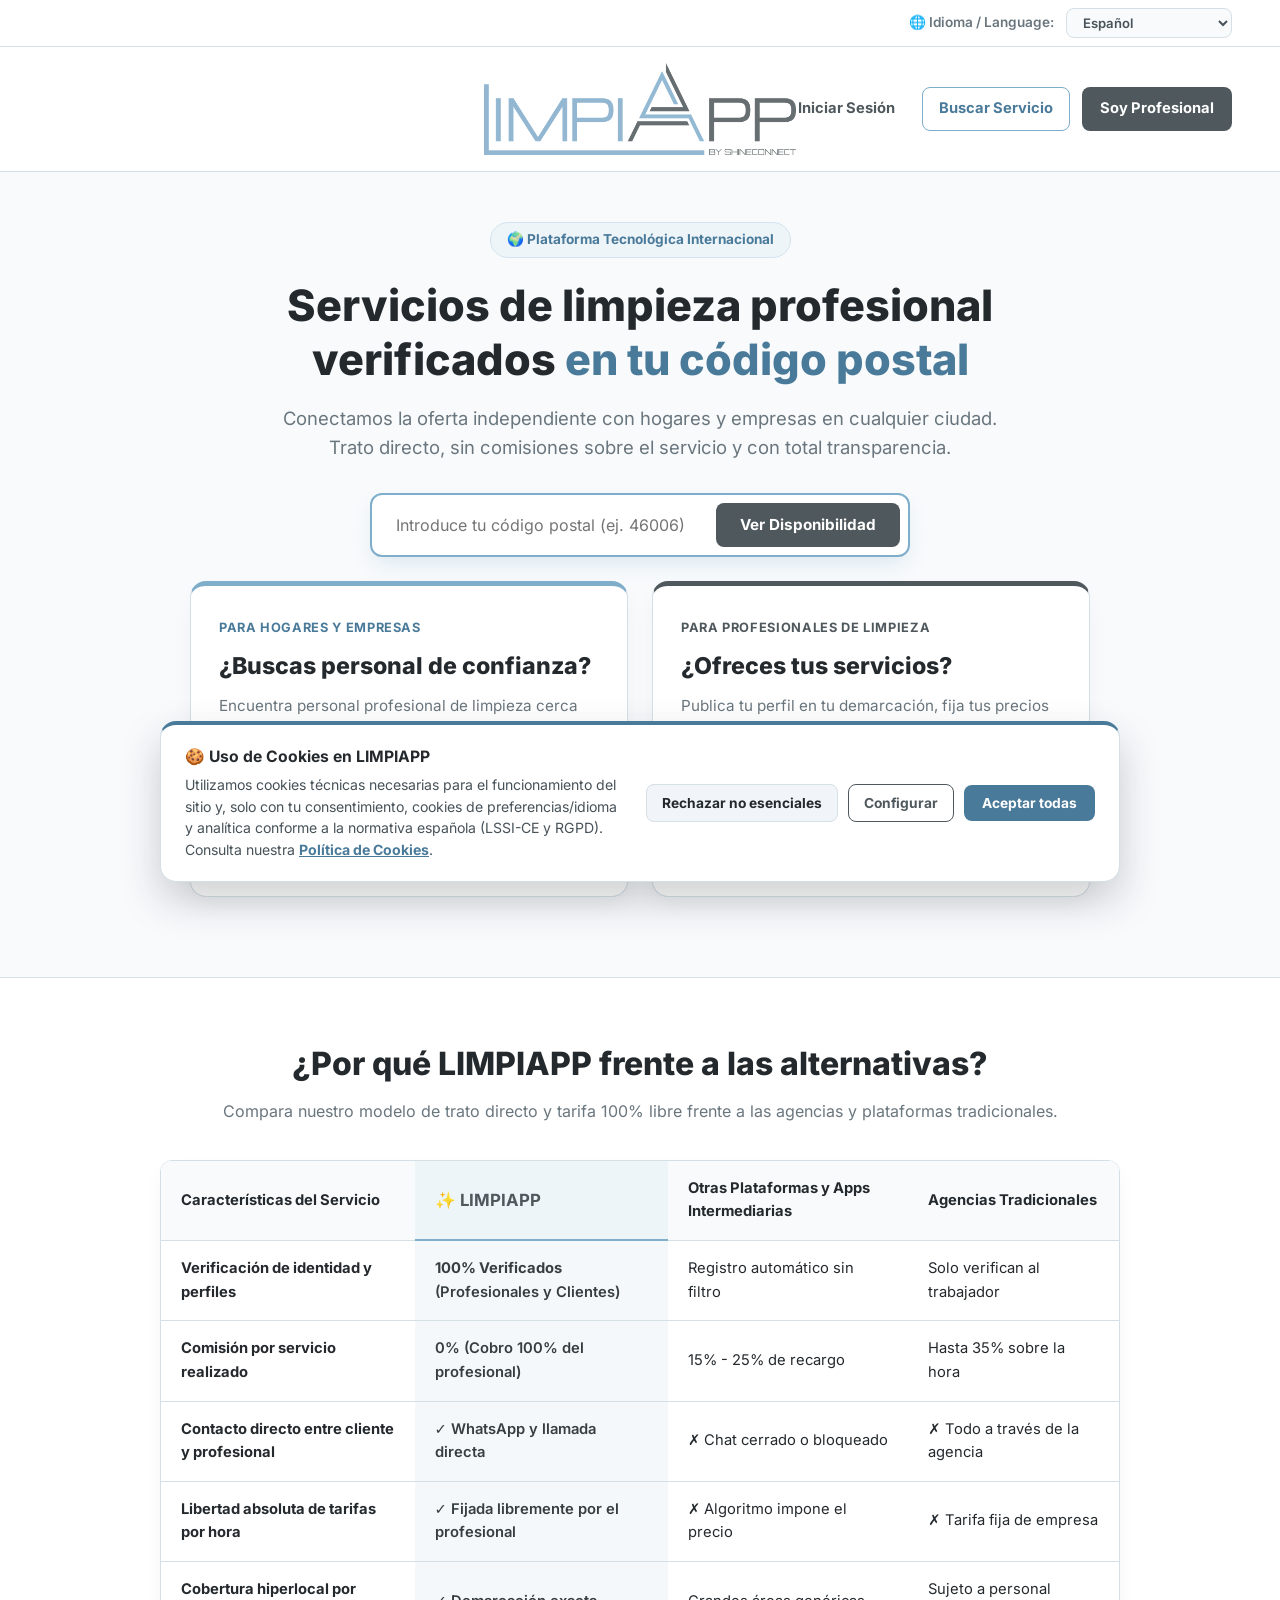
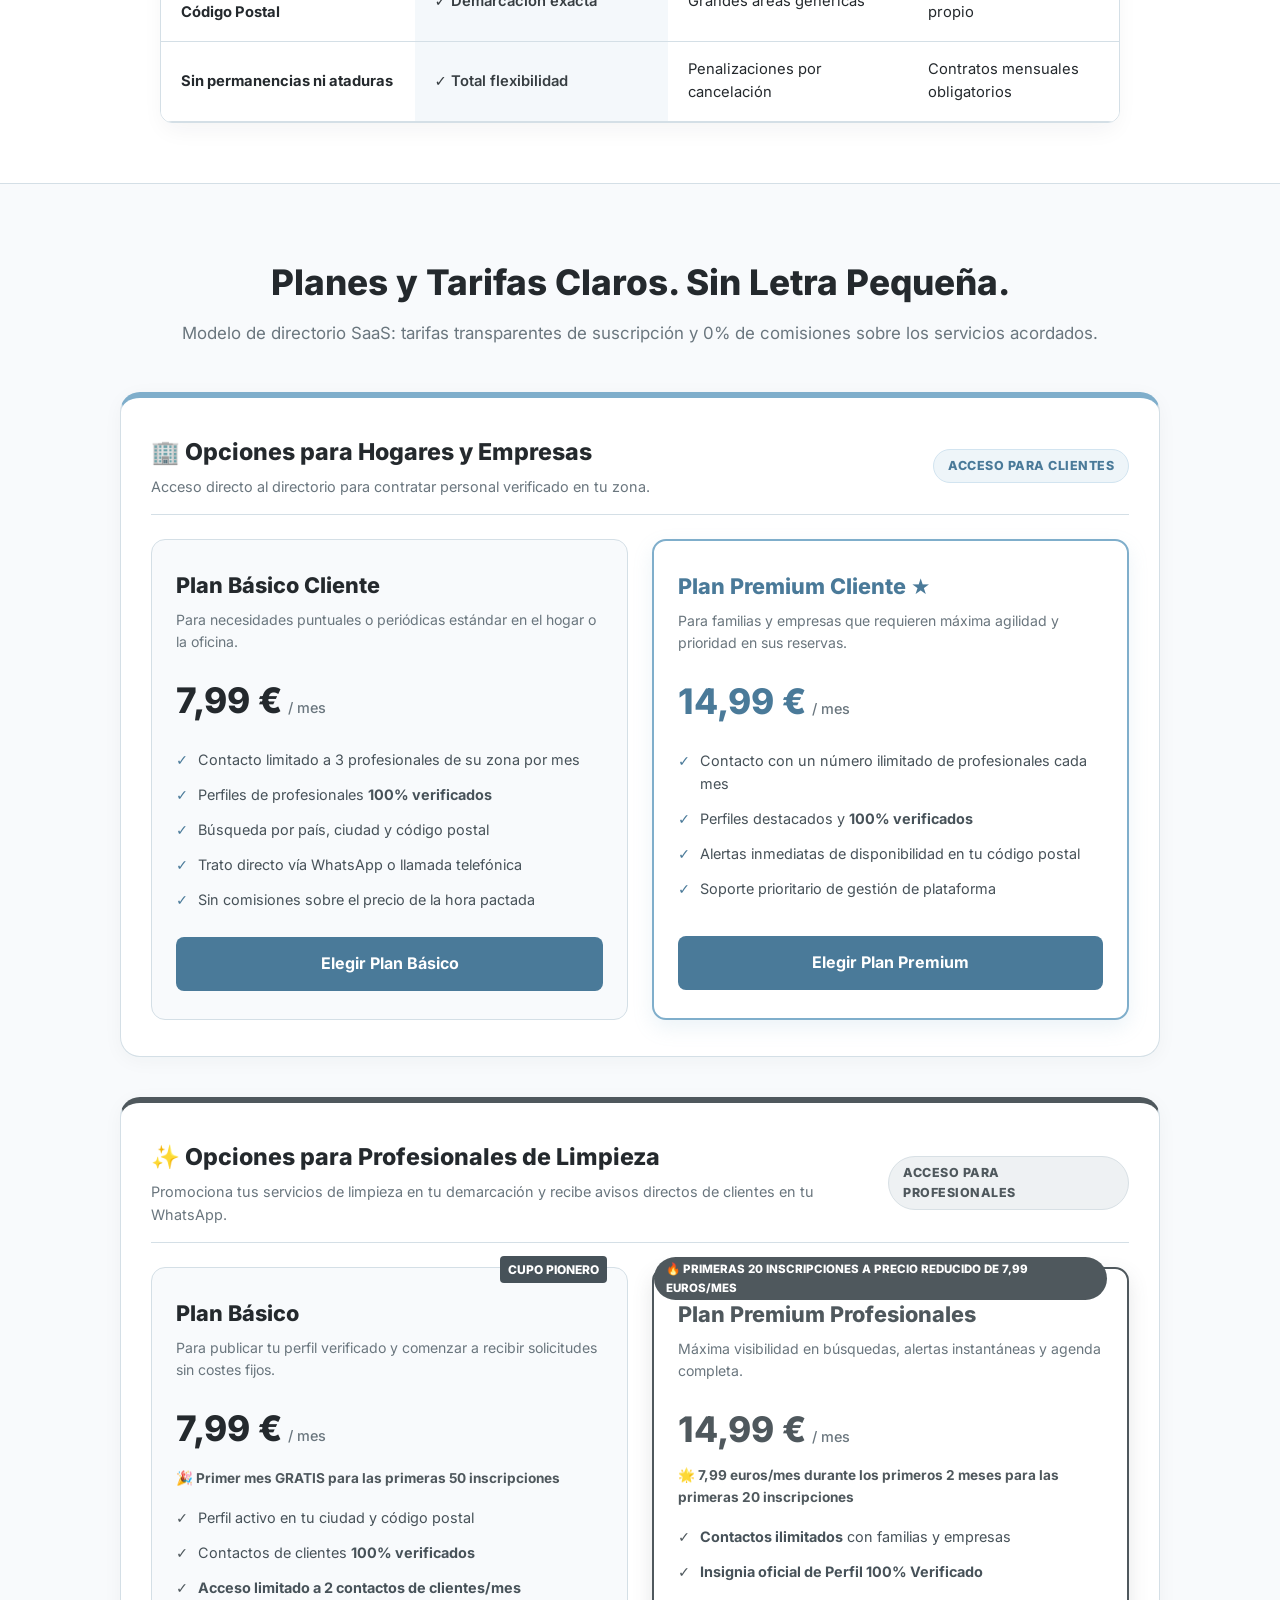
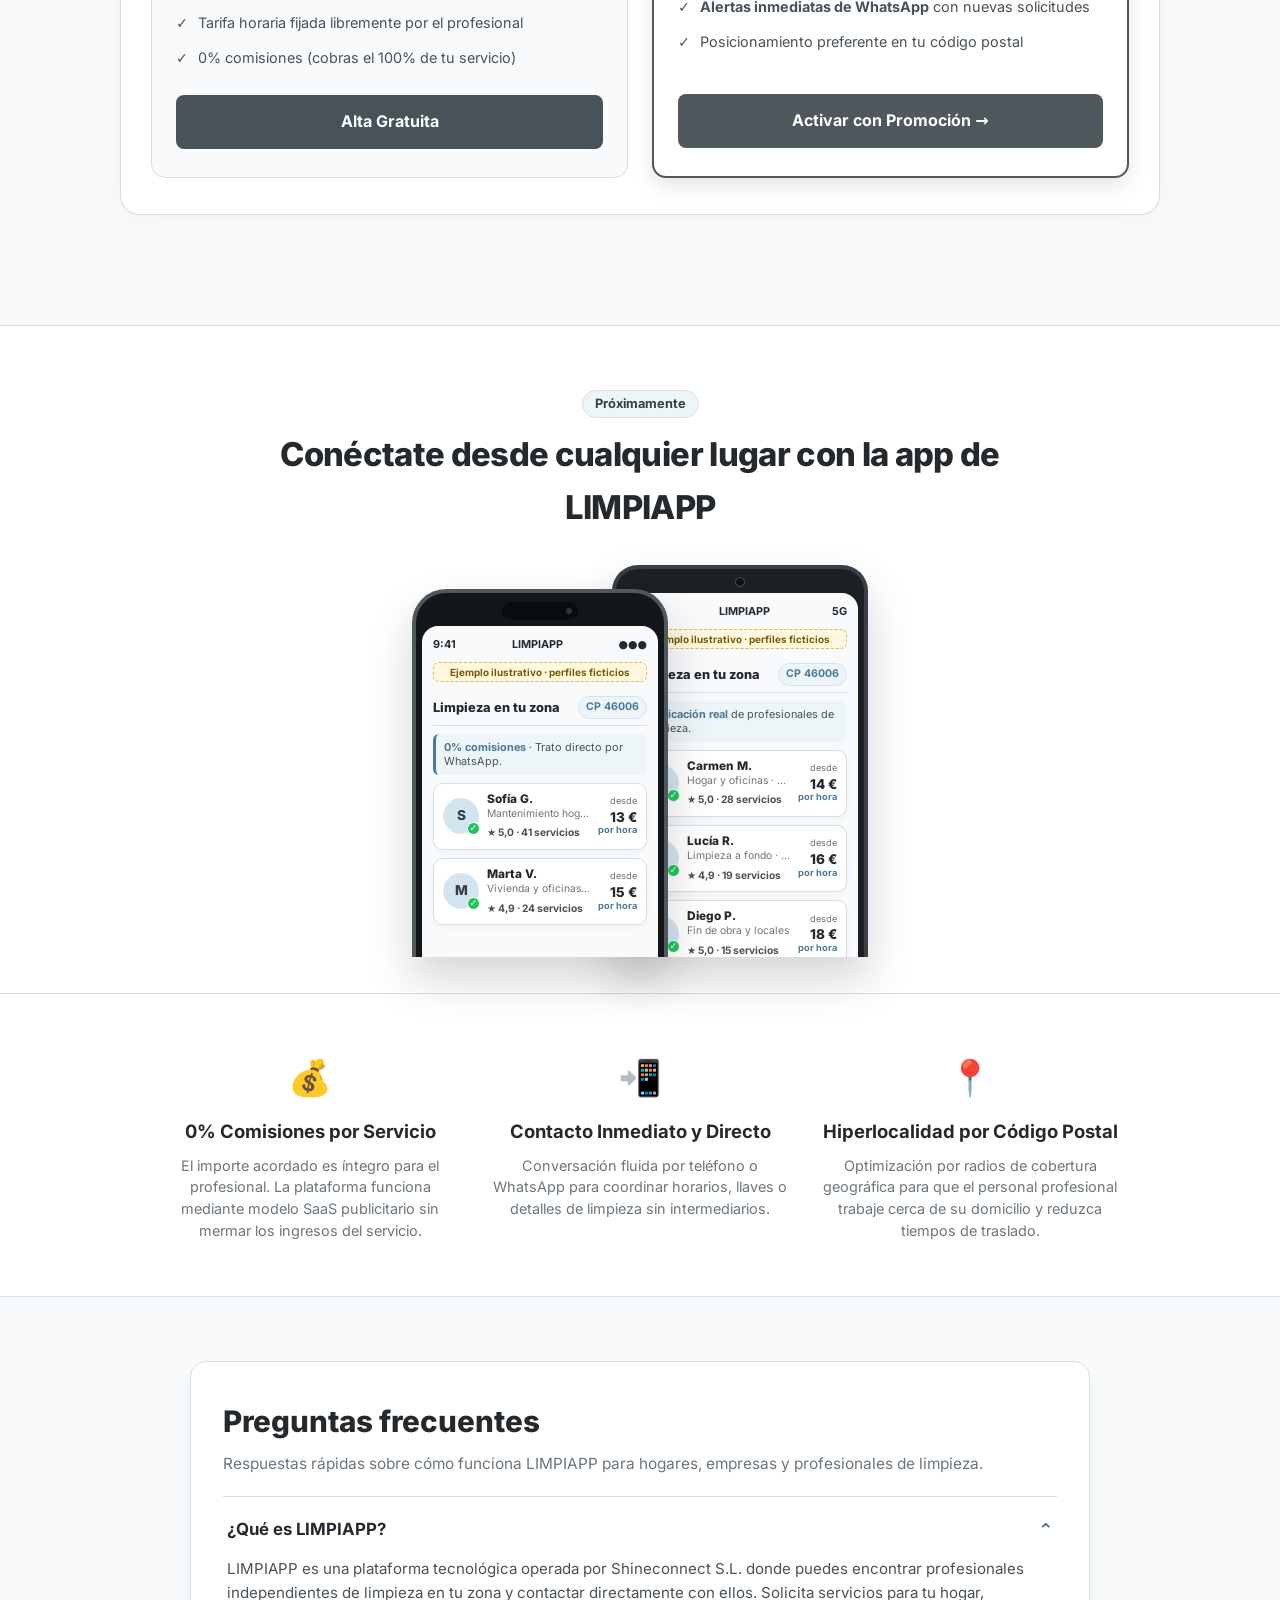
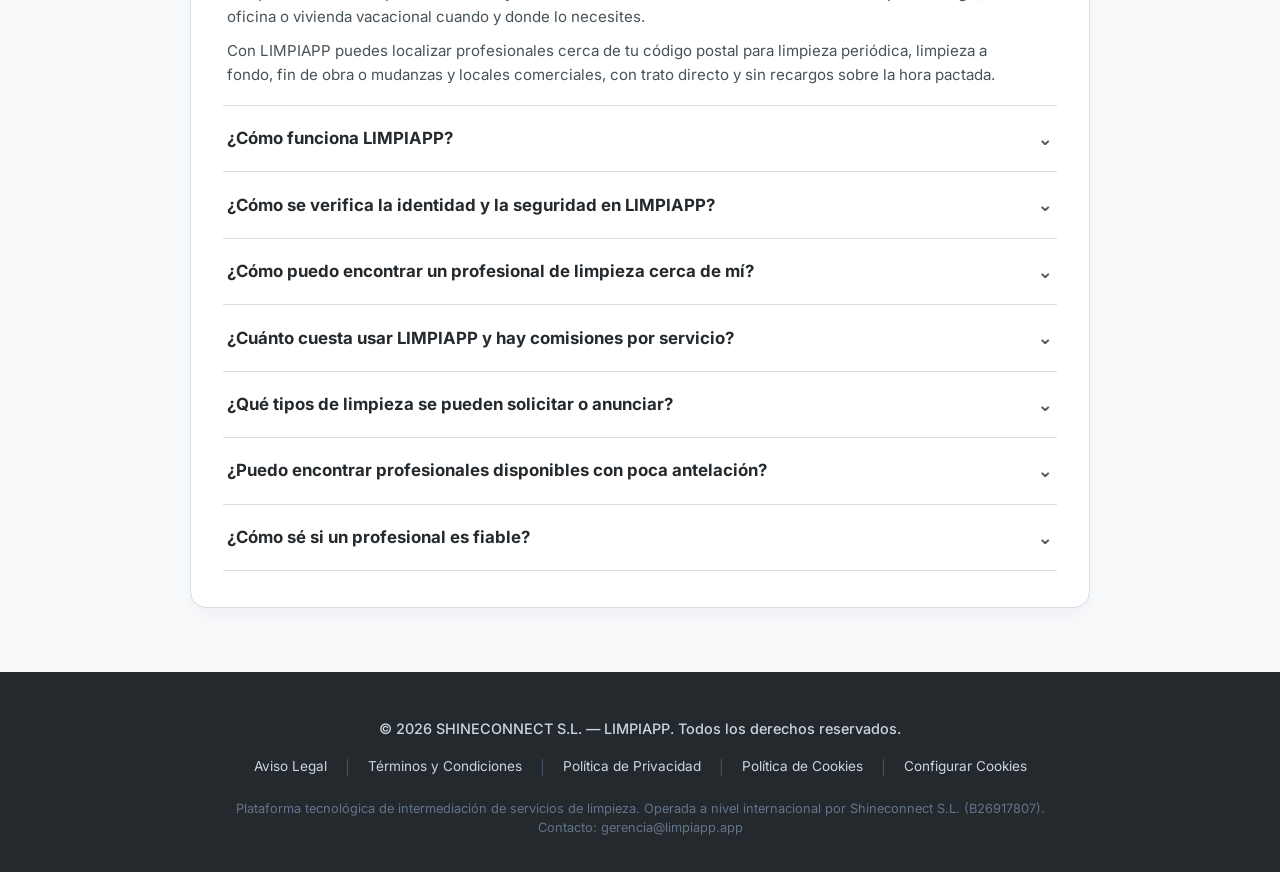
<file: index.html>
<!DOCTYPE html>
<html lang="es">
<head>
  <meta charset="UTF-8">
  <meta name="viewport" content="width=device-width, initial-scale=1.0">
  <title>LIMPIAPP | Conectamos Servicios de Limpieza por Código Postal</title>
  
  <meta name="description" content="LIMPIAPP conecta hogares y empresas con profesionales de limpieza por código postal. Sin comisiones por servicio. Únete a la lista de espera.">
  <link rel="canonical" href="https://limpiapp.app/">
  <meta property="og:type" content="website">
  <meta property="og:site_name" content="LIMPIAPP">
  <meta property="og:title" content="LIMPIAPP | Servicios de limpieza por código postal">
  <meta property="og:description" content="Encuentra profesionales de limpieza cerca de ti o únete como profesional. Sin comisiones por servicio.">
  <meta property="og:url" content="https://limpiapp.app/">
  <meta property="og:image" content="https://limpiapp.app/icons/icon-512.png">
  <meta name="twitter:card" content="summary">
  <link rel="icon" href="/favicon.ico" sizes="any">
  <link rel="icon" type="image/png" sizes="32x32" href="/icons/favicon-32.png">
  <script type="application/ld+json">{"@context":"https://schema.org","@type":"Organization","name":"LIMPIAPP","legalName":"Shineconnect S.L.","url":"https://limpiapp.app/","logo":"https://limpiapp.app/logo.png","email":"gerencia@limpiapp.app","address":{"@type":"PostalAddress","streetAddress":"c/Mayor, 5","addressLocality":"Fortaleny","addressCountry":"ES"}}</script>
  <meta name="theme-color" content="#4f585d">
  <link rel="manifest" href="/manifest.json">
  <meta name="mobile-web-app-capable" content="yes">
  <meta name="apple-mobile-web-app-capable" content="yes">
  <meta name="apple-mobile-web-app-status-bar-style" content="default">
  <meta name="apple-mobile-web-app-title" content="LIMPIAPP">
  <link rel="apple-touch-icon" href="/icons/apple-touch-icon.png">

  <link rel="preload" href="/fonts/inter-latin-wght-normal.woff2" as="font" type="font/woff2" crossorigin>
  <link rel="stylesheet" href="/fonts/inter.css">
  
  <style>
    :root {
      --color-logo-blue: #7faecb;
      --color-logo-blue-dark: #4a7a99;
      --color-logo-blue-light: #eef5f9;
      --color-logo-blue-soft: #d2e4f0;
      
      --color-logo-charcoal: #4f585d;
      --color-logo-charcoal-dark: #373e42;
      --color-logo-charcoal-light: #676e71;
      
      --color-slate-dark: #24292d;
      --color-slate-medium: #475259;
      --color-slate-muted: #6a767e;
      --color-slate-border: #d4dfe6;
      
      --color-bg-page: #f8fafc;
      --color-bg-card: #ffffff;
      
      --radius-sm: 8px;
      --radius-md: 12px;
      --radius-lg: 16px;
      --shadow-card: 0 10px 25px -5px rgba(36, 41, 45, 0.06);
    }

    *, *::before, *::after {
      box-sizing: border-box;
      margin: 0;
      padding: 0;
      font-family: 'Inter', system-ui, -apple-system, sans-serif;
    }

    body {
      background-color: var(--color-bg-page);
      color: var(--color-slate-dark);
      line-height: 1.6;
      min-height: 100vh;
      display: flex;
      flex-direction: column;
      justify-content: space-between;
    }

    [hidden] { display: none !important; }
    .pro-photo-initial { width: 100%; height: 100%; border-radius: 50%; display: flex; align-items: center; justify-content: center; background: var(--color-logo-blue-soft); color: var(--color-logo-charcoal-dark); font-weight: 800; font-size: 0.85rem; }
    .sample-label { background: #fff7e0; color: #7a5b00; border: 1px dashed #e0b84a; border-radius: 6px; font-size: 0.62rem; font-weight: 700; text-align: center; padding: 3px 6px; margin: 0 0 6px; line-height: 1.3; }
    .soon-pill { display: inline-block; background: var(--color-logo-blue-light); color: var(--color-logo-charcoal-dark); border: 1px solid var(--color-logo-blue-soft); border-radius: 999px; padding: 3px 12px; font-size: 0.8rem; font-weight: 700; margin-bottom: 10px; }
    .mobile-app-strip { display: none; }
    .mobile-app-card { display: none; }

    .top-bar {
      background-color: var(--color-bg-card);
      border-bottom: 1px solid var(--color-slate-border);
      padding: 8px 48px;
      display: flex;
      justify-content: flex-end;
      align-items: center;
      gap: 12px;
      font-size: 0.85rem;
    }
    .lang-select {
      padding: 5px 12px;
      border-radius: var(--radius-sm);
      border: 1px solid var(--color-slate-border);
      font-size: 0.82rem;
      background: var(--color-bg-page);
      color: var(--color-slate-medium);
      font-weight: 600;
      cursor: pointer;
    }

    header {
      background: var(--color-bg-card);
      border-bottom: 1px solid var(--color-slate-border);
      padding: 14px 48px;
      width: 100%;
      position: relative;
    }
    .header-inner {
      max-width: 100%;
      width: 100%;
      margin: 0 auto;
      display: flex;
      justify-content: flex-end;
      align-items: center;
      position: relative;
      min-height: 96px;
    }
    .logo-container {
      position: absolute;
      left: 50%;
      transform: translateX(-50%);
      display: flex;
      align-items: center;
      justify-content: center;
    }
    .logo-container img {
      max-width: 420px;
      height: 92px;
      object-fit: contain;
      display: block;
      mix-blend-mode: multiply;
    }
    .nav-actions {
      display: flex;
      gap: 12px;
      align-items: center;
      flex-wrap: wrap;
      margin-left: auto;
    }
    .btn-nav-login {
      color: var(--color-logo-charcoal);
      text-decoration: none;
      font-weight: 700;
      font-size: 0.92rem;
      padding: 9px 15px;
      border-radius: var(--radius-sm);
      transition: all 0.2s;
    }
    .btn-nav-login:hover {
      background: #f1f5f9;
      color: var(--color-slate-dark);
    }
    .btn-nav-client {
      color: var(--color-logo-blue-dark);
      text-decoration: none;
      font-weight: 700;
      font-size: 0.92rem;
      padding: 9px 16px;
      border: 1.5px solid var(--color-logo-blue);
      border-radius: var(--radius-sm);
      transition: all 0.2s;
    }
    .btn-nav-client:hover { background: var(--color-logo-blue-light); }
    .btn-nav-pro {
      background: var(--color-logo-charcoal);
      color: #ffffff;
      text-decoration: none;
      font-weight: 700;
      font-size: 0.92rem;
      padding: 10px 18px;
      border-radius: var(--radius-sm);
      transition: background 0.2s;
    }
    .btn-nav-pro:hover { background: var(--color-logo-charcoal-dark); }

    .hero {
      max-width: 960px;
      margin: 0 auto;
      padding: 50px 20px 30px;
      text-align: center;
    }
    .badge-hero {
      display: inline-block;
      background: var(--color-logo-blue-light);
      color: var(--color-logo-blue-dark);
      border: 1px solid var(--color-logo-blue-soft);
      padding: 6px 16px;
      border-radius: 9999px;
      font-size: 0.85rem;
      font-weight: 700;
      margin-bottom: 20px;
    }
    .hero h1 {
      font-size: 2.7rem;
      font-weight: 800;
      line-height: 1.25;
      color: var(--color-slate-dark);
      margin-bottom: 18px;
    }
    .hero h1 span { color: var(--color-logo-blue-dark); }
    .hero p {
      font-size: 1.15rem;
      color: var(--color-slate-muted);
      max-width: 760px;
      margin: 0 auto 30px;
    }

    .search-box-cp {
      background: #ffffff;
      max-width: 540px;
      margin: 0 auto 24px;
      padding: 8px;
      border-radius: var(--radius-md);
      border: 2px solid var(--color-logo-blue);
      box-shadow: 0 10px 20px -5px rgba(127, 174, 203, 0.25);
      display: flex;
      gap: 8px;
    }
    .search-box-cp input {
      flex: 1;
      border: none;
      padding: 12px 16px;
      font-size: 1rem;
      outline: none;
      color: var(--color-slate-dark);
    }
    .search-box-cp button {
      background: var(--color-logo-charcoal);
      color: #ffffff;
      border: none;
      padding: 12px 24px;
      border-radius: var(--radius-sm);
      font-size: 0.95rem;
      font-weight: 700;
      cursor: pointer;
      transition: background 0.2s;
    }
    .search-box-cp button:hover { background: var(--color-logo-charcoal-dark); }

    /* BOTÓN DE INSTALACIÓN PWA (ESCRITORIO PC/MAC Y MÓVIL) */
    .pwa-install-box {
      display: none;
      max-width: 540px;
      margin: 0 auto 38px;
      background: #ffffff;
      border: 1.5px solid var(--color-logo-blue-soft);
      border-radius: var(--radius-md);
      padding: 14px 18px;
      box-shadow: 0 8px 18px rgba(36, 41, 45, 0.06);
      text-align: left;
    }
    .pwa-install-box.visible {
      display: block;
    }
    .pwa-install-row {
      display: flex;
      align-items: center;
      justify-content: space-between;
      gap: 12px;
      flex-wrap: wrap;
    }
    .pwa-install-copy strong {
      display: block;
      font-size: 0.94rem;
      color: var(--color-slate-dark);
      margin-bottom: 2px;
    }
    .pwa-install-copy span {
      display: block;
      font-size: 0.82rem;
      color: var(--color-slate-muted);
      line-height: 1.35;
    }
    .btn-pwa-install {
      background: var(--color-logo-charcoal);
      color: #ffffff;
      border: none;
      border-radius: var(--radius-sm);
      padding: 10px 15px;
      font-size: 0.85rem;
      font-weight: 700;
      cursor: pointer;
      white-space: nowrap;
      transition: background 0.2s;
    }
    .btn-pwa-install:hover {
      background: var(--color-logo-charcoal-dark);
    }

    .dual-cta-grid {
      display: grid;
      grid-template-columns: 1fr 1fr;
      gap: 24px;
      max-width: 900px;
      margin: 0 auto 50px;
      text-align: left;
    }
    .cta-card {
      background: var(--color-bg-card);
      border: 1.5px solid var(--color-slate-border);
      border-radius: var(--radius-lg);
      padding: 32px 28px;
      display: flex;
      flex-direction: column;
      justify-content: space-between;
      box-shadow: var(--shadow-card);
      transition: transform 0.2s, box-shadow 0.2s;
    }
    .cta-card:hover {
      transform: translateY(-4px);
      box-shadow: 0 15px 30px rgba(36, 41, 45, 0.08);
    }
    .cta-card.client { border-top: 5px solid var(--color-logo-blue); }
    .cta-card.pro { border-top: 5px solid var(--color-logo-charcoal); }
    
    .card-tag {
      font-size: 0.8rem;
      font-weight: 700;
      text-transform: uppercase;
      letter-spacing: 0.05em;
      margin-bottom: 10px;
    }
    .cta-card.client .card-tag { color: var(--color-logo-blue-dark); }
    .cta-card.pro .card-tag { color: var(--color-logo-charcoal); }
    .cta-card h2 { font-size: 1.45rem; margin-bottom: 10px; color: var(--color-slate-dark); font-weight: 800; }
    .cta-card p { font-size: 0.95rem; color: var(--color-slate-muted); margin-bottom: 24px; line-height: 1.5; }
    
    .btn-action {
      display: block;
      text-align: center;
      padding: 14px;
      border-radius: var(--radius-sm);
      font-weight: 700;
      text-decoration: none;
      font-size: 1rem;
      transition: background 0.2s;
    }
    .btn-action.client { background: var(--color-logo-blue-dark); color: #ffffff; }
    .btn-action.client:hover { background: var(--color-logo-charcoal); }
    .btn-action.pro { background: var(--color-logo-charcoal); color: #ffffff; }
    .btn-action.pro:hover { background: var(--color-logo-charcoal-dark); }

    .comparison-section {
      background: var(--color-bg-card);
      border-top: 1px solid var(--color-slate-border);
      border-bottom: 1px solid var(--color-slate-border);
      padding: 60px 20px;
      width: 100%;
    }
    .comp-container { max-width: 960px; margin: 0 auto; }
    .comp-header { text-align: center; margin-bottom: 35px; }
    .comp-header h2 { font-size: 2rem; font-weight: 800; color: var(--color-slate-dark); margin-bottom: 10px; }
    .comp-header p { color: var(--color-slate-muted); font-size: 1rem; }
    .table-responsive {
      overflow-x: auto;
      border: 1px solid var(--color-slate-border);
      border-radius: var(--radius-md);
      box-shadow: var(--shadow-card);
    }
    table.comp-table {
      width: 100%;
      border-collapse: collapse;
      text-align: left;
      font-size: 0.92rem;
      background: #ffffff;
    }
    table.comp-table th, table.comp-table td {
      padding: 16px 20px;
      border-bottom: 1px solid var(--color-slate-border);
    }
    table.comp-table th {
      background: #f8fafc;
      font-weight: 700;
      color: var(--color-slate-dark);
    }
    table.comp-table th.col-limpiapp {
      background: var(--color-logo-blue-light);
      color: var(--color-logo-charcoal);
      border-bottom: 2px solid var(--color-logo-blue);
      font-size: 1.05rem;
    }
    table.comp-table td.col-limpiapp {
      background: #f4f8fb;
      font-weight: 600;
      color: var(--color-logo-charcoal-dark);
    }

    .pricing-section {
      background-color: var(--color-bg-page);
      padding: 70px 20px;
      width: 100%;
    }
    .pricing-container { max-width: 1040px; margin: 0 auto; }
    .pricing-header { text-align: center; margin-bottom: 45px; }
    .pricing-header h2 { font-size: 2.2rem; font-weight: 800; color: var(--color-slate-dark); margin-bottom: 10px; }
    .pricing-header p { color: var(--color-slate-muted); font-size: 1.05rem; }

    .pricing-group {
      background: #ffffff;
      border: 1.5px solid var(--color-slate-border);
      border-radius: 20px;
      padding: 36px 30px;
      margin-bottom: 40px;
      box-shadow: 0 4px 20px rgba(36, 41, 45, 0.04);
    }
    .pricing-group.client-group { border-top: 6px solid var(--color-logo-blue); }
    .pricing-group.pro-group { border-top: 6px solid var(--color-logo-charcoal); }

    .group-header {
      display: flex;
      justify-content: space-between;
      align-items: center;
      margin-bottom: 24px;
      border-bottom: 1px solid var(--color-slate-border);
      padding-bottom: 16px;
    }
    .group-header-text h3 { font-size: 1.45rem; font-weight: 800; color: var(--color-slate-dark); margin-bottom: 4px; }
    .group-header-text p { font-size: 0.9rem; color: var(--color-slate-muted); }
    .group-badge {
      font-size: 0.78rem;
      font-weight: 800;
      text-transform: uppercase;
      padding: 6px 14px;
      border-radius: 9999px;
      letter-spacing: 0.04em;
    }
    .group-badge.client-badge { background: var(--color-logo-blue-light); color: var(--color-logo-blue-dark); border: 1px solid var(--color-logo-blue-soft); }
    .group-badge.pro-badge { background: #eef1f3; color: var(--color-logo-charcoal); border: 1px solid #d8e0e5; }

    .group-cards-grid {
      display: grid;
      grid-template-columns: 1fr 1fr;
      gap: 24px;
    }

    .plan-card-item {
      background: #f8fafc;
      border: 1.5px solid var(--color-slate-border);
      border-radius: 14px;
      padding: 28px 24px;
      display: flex;
      flex-direction: column;
      justify-content: space-between;
      position: relative;
      transition: all 0.2s;
    }
    .plan-card-item:hover {
      background: #ffffff;
      box-shadow: 0 10px 25px rgba(36, 41, 45, 0.06);
    }
    .plan-card-item.featured-border-client {
      border: 2px solid var(--color-logo-blue);
      background: #ffffff;
      box-shadow: 0 8px 20px rgba(127, 174, 203, 0.15);
    }
    .plan-card-item.featured-border-pro {
      border: 2px solid var(--color-logo-charcoal);
      background: #ffffff;
      box-shadow: 0 8px 20px rgba(79, 88, 93, 0.15);
    }
    .card-top-tag {
      position: absolute;
      top: -12px;
      right: 20px;
      background: var(--color-logo-charcoal);
      color: #ffffff;
      padding: 3px 12px;
      border-radius: 9999px;
      font-size: 0.72rem;
      font-weight: 800;
      text-transform: uppercase;
    }

    .plan-name { font-size: 1.35rem; font-weight: 800; color: var(--color-slate-dark); margin-bottom: 6px; }
    .plan-desc { font-size: 0.88rem; color: var(--color-slate-muted); margin-bottom: 18px; min-height: 40px; }
    .plan-price { font-size: 2.2rem; font-weight: 800; color: var(--color-slate-dark); margin-bottom: 20px; display: flex; align-items: baseline; gap: 6px; }
    .plan-price span { font-size: 0.9rem; font-weight: 500; color: var(--color-slate-muted); }
    
    .plan-features {
      list-style: none;
      padding: 0;
      margin-bottom: 26px;
      display: flex;
      flex-direction: column;
      gap: 12px;
      font-size: 0.9rem;
      color: var(--color-slate-medium);
    }
    .plan-features li { display: flex; align-items: flex-start; gap: 10px; }

    .app-connect-section {
      background: var(--color-bg-card);
      border-top: 1px solid var(--color-slate-border);
      padding: 64px 20px 36px;
      width: 100%;
      text-align: center;
    }
    .app-connect-inner {
      max-width: 960px;
      margin: 0 auto;
      display: flex;
      flex-direction: column;
      align-items: center;
    }
    .app-connect-title {
      font-size: 2.05rem;
      font-weight: 800;
      color: var(--color-slate-dark);
      margin-bottom: 24px;
      letter-spacing: -0.02em;
      max-width: 780px;
    }
    .store-badges-row {
      display: flex;
      justify-content: center;
      align-items: center;
      gap: 16px;
      flex-wrap: wrap;
      margin-bottom: 42px;
    }
    .store-badge-btn {
      display: inline-flex;
      align-items: center;
      gap: 12px;
      background: #14171a;
      color: #ffffff;
      text-decoration: none;
      padding: 10px 20px;
      border-radius: 10px;
      border: 1.5px solid #2d343a;
      min-width: 184px;
      text-align: left;
      box-shadow: 0 8px 18px rgba(20, 23, 26, 0.14);
      transition: transform 0.2s, background 0.2s, border-color 0.2s;
    }
    .store-badge-btn:hover {
      transform: translateY(-2px);
      background: #24292d;
      border-color: var(--color-logo-blue);
    }
    .store-badge-icon {
      width: 26px;
      height: 26px;
      flex-shrink: 0;
      display: flex;
      align-items: center;
      justify-content: center;
    }
    .store-badge-copy { display: flex; flex-direction: column; line-height: 1.15; }
    .store-badge-kicker { font-size: 0.68rem; font-weight: 500; color: #cbd5e1; letter-spacing: 0.02em; }
    .store-badge-name { font-size: 1.08rem; font-weight: 800; color: #ffffff; letter-spacing: -0.01em; }

    .phones-showcase {
      position: relative;
      width: 480px;
      max-width: 100%;
      height: 400px;
      margin: 0 auto;
    }
    .phone-frame {
      background: #1c2024;
      border: 4px solid #394047;
      box-shadow: 0 22px 45px rgba(20, 23, 26, 0.18);
      overflow: hidden;
      display: flex;
      flex-direction: column;
      text-align: left;
    }
    .phone-android {
      position: absolute;
      right: 12px;
      bottom: 0;
      width: 256px;
      height: 392px;
      border-radius: 26px 26px 0 0;
      border-bottom: none;
      z-index: 1;
    }
    .phone-android-notch {
      width: 10px;
      height: 10px;
      border-radius: 50%;
      background: #0f1215;
      margin: 8px auto 6px;
      border: 1px solid #475259;
      flex-shrink: 0;
    }
    .phone-iphone {
      position: absolute;
      left: 12px;
      bottom: 0;
      width: 256px;
      height: 368px;
      border-radius: 34px 34px 0 0;
      border-bottom: none;
      z-index: 2;
      background: #14171a;
      border-color: #4f585d;
    }
    .phone-iphone-island {
      width: 76px;
      height: 18px;
      border-radius: 9999px;
      background: #090b0d;
      margin: 9px auto 6px;
      display: flex;
      align-items: center;
      justify-content: flex-end;
      padding-right: 6px;
      flex-shrink: 0;
    }
    .phone-iphone-island::after {
      content: "";
      width: 6px;
      height: 6px;
      border-radius: 50%;
      background: #273746;
    }
    .phone-screen {
      flex: 1;
      background: #f8fafc;
      margin: 0 6px;
      border-radius: 16px 16px 0 0;
      padding: 10px 11px 12px;
      display: flex;
      flex-direction: column;
      gap: 8px;
      overflow: hidden;
    }
    .phone-topbar {
      display: flex;
      justify-content: space-between;
      align-items: center;
      font-size: 0.68rem;
      font-weight: 700;
      color: var(--color-slate-dark);
    }
    .phone-app-header {
      display: flex;
      justify-content: space-between;
      align-items: center;
      padding-bottom: 6px;
      border-bottom: 1px solid var(--color-slate-border);
    }
    .phone-app-title { font-size: 0.8rem; font-weight: 800; color: var(--color-slate-dark); }
    .phone-cp-pill {
      background: var(--color-logo-blue-light);
      color: var(--color-logo-blue-dark);
      border: 1px solid var(--color-logo-blue-soft);
      font-size: 0.66rem;
      font-weight: 700;
      padding: 2px 7px;
      border-radius: 9999px;
    }
    .phone-verify-banner {
      background: var(--color-logo-blue-light);
      border-left: 3px solid var(--color-logo-blue-dark);
      padding: 6px 8px;
      border-radius: 6px;
      font-size: 0.68rem;
      color: var(--color-slate-medium);
      line-height: 1.3;
    }
    .phone-verify-banner strong { color: var(--color-logo-blue-dark); }
    .pro-mini-card {
      background: #ffffff;
      border: 1px solid var(--color-slate-border);
      border-radius: 10px;
      padding: 8px 9px;
      display: flex;
      justify-content: space-between;
      align-items: center;
      gap: 8px;
      box-shadow: 0 2px 6px rgba(36, 41, 45, 0.04);
    }
    .pro-mini-left { display: flex; align-items: center; gap: 8px; min-width: 0; }
    .pro-photo-wrap {
      width: 36px;
      height: 36px;
      border-radius: 50%;
      flex-shrink: 0;
      position: relative;
      border: 1.5px solid var(--color-logo-blue-soft);
      background: var(--color-logo-blue-light);
    }
    .pro-photo-img {
      width: 100%;
      height: 100%;
      border-radius: 50%;
      object-fit: cover;
      object-position: center top;
      display: block;
    }
    .pro-photo-wrap::after {
      content: "✓";
      position: absolute;
      bottom: -2px;
      right: -2px;
      width: 13px;
      height: 13px;
      border-radius: 50%;
      background: #22c55e;
      color: #ffffff;
      font-size: 0.58rem;
      font-weight: 800;
      display: flex;
      align-items: center;
      justify-content: center;
      border: 1.5px solid #ffffff;
    }
    .pro-mini-info { min-width: 0; }
    .pro-mini-name { font-size: 0.74rem; font-weight: 800; color: var(--color-slate-dark); line-height: 1.2; }
    .pro-mini-role { font-size: 0.65rem; color: var(--color-slate-muted); white-space: nowrap; overflow: hidden; text-overflow: ellipsis; }
    .pro-mini-rating { font-size: 0.64rem; font-weight: 700; color: var(--color-slate-medium); margin-top: 2px; }
    .pro-mini-price { text-align: right; flex-shrink: 0; line-height: 1.15; }
    .pro-mini-price span { display: block; font-size: 0.58rem; color: var(--color-slate-muted); }
    .pro-mini-price strong { font-size: 0.84rem; font-weight: 800; color: var(--color-slate-dark); }
    .pro-mini-price small { display: block; font-size: 0.58rem; color: var(--color-logo-blue-dark); font-weight: 700; }

    .features-section {
      background: var(--color-bg-card);
      border-top: 1px solid var(--color-slate-border);
      border-bottom: 1px solid var(--color-slate-border);
      padding: 55px 20px;
      width: 100%;
    }
    .features-inner {
      max-width: 960px;
      margin: 0 auto;
      display: grid;
      grid-template-columns: repeat(3, 1fr);
      gap: 30px;
      text-align: center;
    }
    .feature-icon { font-size: 2.2rem; margin-bottom: 12px; }
    .feature-item h3 { font-size: 1.15rem; margin-bottom: 8px; color: var(--color-slate-dark); font-weight: 700; }
    .feature-item p { font-size: 0.9rem; color: var(--color-slate-muted); line-height: 1.5; }

    .faq-section {
      background-color: var(--color-bg-page);
      padding: 64px 20px;
      width: 100%;
    }
    .faq-container {
      max-width: 900px;
      margin: 0 auto;
      background: var(--color-bg-card);
      border: 1.5px solid var(--color-slate-border);
      border-radius: var(--radius-lg);
      padding: 36px 32px;
      box-shadow: var(--shadow-card);
    }
    .faq-header { margin-bottom: 20px; }
    .faq-header h2 { font-size: 1.85rem; font-weight: 800; color: var(--color-slate-dark); margin-bottom: 6px; }
    .faq-header p { font-size: 0.96rem; color: var(--color-slate-muted); }
    .faq-list { border-top: 1px solid var(--color-slate-border); }
    details.faq-item { border-bottom: 1px solid var(--color-slate-border); padding: 18px 4px; }
    details.faq-item summary {
      list-style: none;
      cursor: pointer;
      display: flex;
      justify-content: space-between;
      align-items: center;
      gap: 16px;
      font-size: 1.05rem;
      font-weight: 700;
      color: var(--color-slate-dark);
      user-select: none;
    }
    details.faq-item summary::-webkit-details-marker { display: none; }
    details.faq-item summary:hover { color: var(--color-logo-blue-dark); }
    .faq-chevron { font-size: 1.15rem; color: var(--color-logo-charcoal); transition: transform 0.2s ease; flex-shrink: 0; }
    details.faq-item[open] .faq-chevron { transform: rotate(180deg); color: var(--color-logo-blue-dark); }
    .faq-answer { margin-top: 12px; padding-right: 24px; font-size: 0.94rem; color: var(--color-slate-medium); line-height: 1.6; }
    .faq-answer p + p { margin-top: 10px; }

    footer {
      background-color: var(--color-slate-dark);
      color: #94a3b8;
      padding: 45px 20px 35px;
      font-size: 0.9rem;
      text-align: center;
      width: 100%;
    }
    .footer-container { max-width: 850px; margin: 0 auto; }
    .footer-links {
      display: flex;
      justify-content: center;
      gap: 18px;
      flex-wrap: wrap;
      margin: 16px 0 20px;
    }
    .footer-links a { color: #cbd5e1; text-decoration: none; font-size: 0.85rem; }
    .footer-links a:hover { color: #ffffff; }

    #cookieBanner {
      display: block;
      position: fixed;
      bottom: 18px;
      left: 50%;
      transform: translateX(-50%);
      width: calc(100% - 32px);
      max-width: 960px;
      background: #ffffff;
      border: 1.5px solid var(--color-slate-border);
      border-top: 4px solid var(--color-logo-blue-dark);
      border-radius: var(--radius-lg);
      box-shadow: 0 18px 40px rgba(36, 41, 45, 0.22);
      padding: 20px 24px;
      z-index: 99998;
    }
    #cookieBanner.hidden { display: none !important; }
    .cookie-banner-inner { display: flex; justify-content: space-between; align-items: center; gap: 20px; flex-wrap: wrap; }
    .cookie-banner-text { flex: 1 1 440px; font-size: 0.88rem; color: var(--color-slate-medium); line-height: 1.55; }
    .cookie-banner-text strong { color: var(--color-slate-dark); display: block; margin-bottom: 4px; font-size: 0.98rem; }
    .cookie-banner-text a { color: var(--color-logo-blue-dark); font-weight: 700; text-decoration: underline; }
    .cookie-banner-actions { display: flex; gap: 10px; flex-wrap: wrap; align-items: center; }
    .btn-cookie-reject {
      background: #f1f5f9;
      color: var(--color-slate-dark);
      border: 1px solid var(--color-slate-border);
      padding: 10px 15px;
      border-radius: var(--radius-sm);
      font-size: 0.86rem;
      font-weight: 700;
      cursor: pointer;
    }
    .btn-cookie-reject:hover { background: #e2e8f0; }
    .btn-cookie-config {
      background: #ffffff;
      color: var(--color-logo-charcoal);
      border: 1.5px solid var(--color-logo-charcoal);
      padding: 10px 15px;
      border-radius: var(--radius-sm);
      font-size: 0.86rem;
      font-weight: 700;
      cursor: pointer;
    }
    .btn-cookie-config:hover { background: #f8fafc; }
    .btn-cookie-accept {
      background: var(--color-logo-blue-dark);
      color: #ffffff;
      border: none;
      padding: 10px 18px;
      border-radius: var(--radius-sm);
      font-size: 0.86rem;
      font-weight: 700;
      cursor: pointer;
    }
    .btn-cookie-accept:hover { background: var(--color-logo-charcoal); }

    #cookieModalBackdrop {
      display: none;
      position: fixed;
      inset: 0;
      background: rgba(36, 41, 45, 0.55);
      z-index: 99999;
      align-items: center;
      justify-content: center;
      padding: 16px;
    }
    .cookie-modal {
      background: #ffffff;
      border-radius: var(--radius-lg);
      max-width: 560px;
      width: 100%;
      padding: 26px;
      box-shadow: 0 24px 50px rgba(36, 41, 45, 0.25);
      border: 1px solid var(--color-slate-border);
    }
    .cookie-modal h3 { font-size: 1.25rem; font-weight: 800; color: var(--color-slate-dark); margin-bottom: 8px; }
    .cookie-modal p.cookie-modal-intro { font-size: 0.88rem; color: var(--color-slate-muted); margin-bottom: 18px; }
    .cookie-category {
      border: 1px solid var(--color-slate-border);
      border-radius: var(--radius-md);
      padding: 14px 16px;
      margin-bottom: 12px;
      background: #f8fafc;
      display: flex;
      justify-content: space-between;
      align-items: flex-start;
      gap: 14px;
    }
    .cookie-category strong { display: block; font-size: 0.92rem; color: var(--color-slate-dark); margin-bottom: 3px; }
    .cookie-category span { font-size: 0.82rem; color: var(--color-slate-muted); display: block; }
    .cookie-modal-footer { display: flex; justify-content: flex-end; gap: 10px; flex-wrap: wrap; margin-top: 18px; }

    @media (max-width: 840px) {
      .group-cards-grid, .dual-cta-grid, .features-inner { grid-template-columns: 1fr; }
      .group-header { flex-direction: column; align-items: flex-start; gap: 10px; }

      .mobile-app-strip {
        display: flex;
        align-items: center;
        justify-content: space-between;
        gap: 10px;
        background: linear-gradient(90deg, #eef5f9 0%, #ffffff 100%);
        border-bottom: 1.5px solid var(--color-logo-blue-soft);
        padding: 10px 14px;
        font-size: 0.84rem;
      }
      .mobile-app-strip.hidden { display: none; }
      .mobile-app-strip-info { display: flex; flex-direction: column; line-height: 1.25; }
      .mobile-app-strip-info strong { color: var(--color-slate-dark); font-size: 0.88rem; }
      .mobile-app-strip-info span { color: var(--color-slate-muted); font-size: 0.78rem; }
      .mobile-app-strip-actions { display: flex; align-items: center; gap: 8px; flex-shrink: 0; }
      .btn-mobile-app-open {
        background: var(--color-logo-charcoal);
        color: #ffffff;
        text-decoration: none;
        font-weight: 700;
        font-size: 0.82rem;
        padding: 8px 12px;
        border-radius: var(--radius-sm);
        white-space: nowrap;
      }
      .btn-mobile-app-open:hover { background: var(--color-logo-charcoal-dark); }
      .btn-mobile-app-close {
        background: transparent;
        border: none;
        color: var(--color-slate-muted);
        font-size: 1rem;
        font-weight: 700;
        padding: 4px 6px;
        cursor: pointer;
      }

      .mobile-app-card {
        display: flex;
        align-items: center;
        justify-content: space-between;
        gap: 12px;
        background: #ffffff;
        border: 1.5px solid var(--color-logo-blue);
        border-left: 5px solid var(--color-logo-blue-dark);
        border-radius: var(--radius-md);
        padding: 14px 16px;
        margin: -18px auto 28px;
        max-width: 540px;
        text-align: left;
        box-shadow: 0 8px 18px rgba(127, 174, 203, 0.16);
      }
      .mobile-app-card-text strong { display: block; font-size: 0.95rem; color: var(--color-slate-dark); margin-bottom: 2px; }
      .mobile-app-card-text span { display: block; font-size: 0.82rem; color: var(--color-slate-muted); line-height: 1.35; }
      .btn-mobile-app-card {
        background: var(--color-logo-blue-dark);
        color: #ffffff;
        text-decoration: none;
        font-weight: 700;
        font-size: 0.85rem;
        padding: 10px 14px;
        border-radius: var(--radius-sm);
        white-space: nowrap;
        flex-shrink: 0;
      }
      .btn-mobile-app-card:hover { background: var(--color-logo-charcoal); }
      
      .top-bar { justify-content: center; padding: 8px 14px; flex-wrap: nowrap; gap: 8px; font-size: 0.8rem; }
      .lang-select { max-width: 175px; font-size: 16px; padding: 4px 8px; }

      header { padding: 14px 16px 18px; }
      .header-inner { flex-direction: column; gap: 14px; min-height: auto; }
      .logo-container { position: static; transform: none; width: 100%; }
      .logo-container img { max-width: 310px; width: 82vw; height: auto; max-height: 82px; }

      .nav-actions { margin-left: 0; width: 100%; display: flex; flex-wrap: wrap; justify-content: center; gap: 8px; }
      .btn-nav-login, .btn-nav-client, .btn-nav-pro { white-space: nowrap; font-size: 0.84rem; padding: 9px 13px; text-align: center; }

      .hero { padding: 34px 16px 24px; }
      .hero h1 { font-size: 1.9rem; }
      .search-box-cp { flex-direction: column; }
      .search-box-cp input { font-size: 16px; }

      .app-connect-section { padding: 44px 16px 24px; }
      .app-connect-title { font-size: 1.5rem; }
      .phones-showcase { width: 348px; height: 342px; }
      .phone-android { width: 184px; height: 322px; right: 6px; }
      .phone-iphone { width: 184px; height: 304px; left: 6px; }
      .phone-screen { padding: 8px; gap: 6px; }
      .pro-photo-wrap { width: 30px; height: 30px; }

      .faq-section { padding: 44px 14px; }
      .faq-container { padding: 24px 18px; }
      .faq-header h2 { font-size: 1.45rem; }
      details.faq-item summary { font-size: 0.96rem; }
    }
  </style>
</head>
<body>

  <div class="mobile-app-strip" id="mobileAppStrip" hidden>
    <div class="mobile-app-strip-info">
      <strong id="mobileStripTitle">📱 LIMPIAPP en tu móvil</strong>
      <span id="mobileStripSub">Continúa en la app con tu idioma</span>
    </div>
    <div class="mobile-app-strip-actions">
      <a href="clientes.html" class="btn-mobile-app-open" id="btnMobileStripApp">Abrir App</a>
      <button type="button" class="btn-mobile-app-close" id="btnMobileStripClose" aria-label="Cerrar" onclick="ocultarFranjaAppMovil()">✕</button>
    </div>
  </div>

  <div class="top-bar">
    <span style="color: var(--color-slate-muted); font-weight: 600;">🌐 Idioma / Language:</span>
    <select class="lang-select" id="langSelectTop" aria-label="Idioma / Language" onchange="cambiarIdioma(this.value)">
      <optgroup label="Lenguas de España">
        <option value="es" selected>Español</option>
        <option value="ca">Valencià / Català</option>
        <option value="gl">Galego</option>
        <option value="eu">Euskara</option>
      </optgroup>
      <optgroup label="Unión Europea">
        <option value="en">English</option>
        <option value="fr">Français</option>
        <option value="de">Deutsch</option>
        <option value="it">Italiano</option>
        <option value="pt">Português</option>
      </optgroup>
    </select>
  </div>

  <header>
    <div class="header-inner">
      <div class="logo-container">
        <a href="index.html">
          <img src="/logo.png" width="1200" height="353" alt="LIMPIAPP by Shineconnect">
        </a>
      </div>
      <div class="nav-actions">
        <a href="login.html" class="btn-nav-login" id="btnNavLogin">Iniciar Sesión</a>
        <a href="clientes.html" class="btn-nav-client" id="btnNavClient">Buscar Servicio</a>
        <a href="registro.html" class="btn-nav-pro" id="btnNavPro">Soy Profesional</a>
      </div>
    </div>
  </header>

  <main>
    <section class="hero">
      <span class="badge-hero" id="badgeHero">🌍 Plataforma Tecnológica Internacional</span>
      <h1 id="heroTitle">Servicios de limpieza profesional verificados <span>en tu código postal</span></h1>
      <p id="heroSub">
        Conectamos la oferta independiente con hogares y empresas en cualquier ciudad. Trato directo, sin comisiones sobre el servicio y con total transparencia.
      </p>

      <form class="search-box-cp" onsubmit="buscarCP(event)">
        <input type="text" id="inputCP" aria-label="Código postal" autocomplete="postal-code" inputmode="text" placeholder="Introduce tu código postal (ej. 46006)" required>
        <button type="submit" id="btnBuscarCP">Ver Disponibilidad</button>
      </form>

      <div class="pwa-install-box" id="pwaInstallBox">
        <div class="pwa-install-row">
          <div class="pwa-install-copy">
            <strong id="pwaInstallTitle">📲 Instala LIMPIAPP en tu pantalla de inicio</strong>
            <span id="pwaInstallSub">Acceso directo rápido, sin abrir el navegador.</span>
          </div>
          <button type="button" class="btn-pwa-install" id="btnPwaInstall" onclick="instalarPwaLimpiapp()">
            Instalar acceso rápido
          </button>
        </div>
      </div>

      <div class="mobile-app-card" id="mobileAppCard" hidden>
        <div class="mobile-app-card-text">
          <strong id="mobileCardTitle">¿Prefieres usar la App?</strong>
          <span id="mobileCardSub">Pasa a la aplicación manteniendo tu idioma y código postal.</span>
        </div>
        <a href="clientes.html" class="btn-mobile-app-card" id="btnMobileCardApp">Ir a la App →</a>
      </div>

      <div class="dual-cta-grid">
        <div class="cta-card client">
          <div>
            <div class="card-tag" id="tagClient">Para Hogares y Empresas</div>
            <h2 id="titleClient">¿Buscas personal de confianza?</h2>
            <p id="descClient">
              Encuentra personal profesional de limpieza cerca de ti. Negocia directamente, revisa disponibilidades y sin recargos de intermediación.
            </p>
          </div>
          <a href="clientes.html" class="btn-action client" id="btnActionClient">Solicitar Servicio / Alta Clientes →</a>
        </div>

        <div class="cta-card pro">
          <div>
            <div class="card-tag" id="tagPro">Para Profesionales de Limpieza</div>
            <h2 id="titlePro">¿Ofreces tus servicios?</h2>
            <p id="descPro">
              Publica tu perfil en tu demarcación, fija tus precios y recibe avisos directos de clientes en tu WhatsApp. Primer mes gratis en Plan Básico para las primeras 50 inscripciones.
            </p>
          </div>
          <a href="registro.html" class="btn-action pro" id="btnActionPro">Registrarme como Profesional →</a>
        </div>
      </div>
    </section>

    <section class="comparison-section">
      <div class="comp-container">
        <div class="comp-header">
          <h2 id="compTitle">¿Por qué LIMPIAPP frente a las alternativas?</h2>
          <p id="compSub">Compara nuestro modelo de trato directo y tarifa 100% libre frente a las agencias y plataformas tradicionales.</p>
        </div>

        <div class="table-responsive">
          <table class="comp-table">
            <thead>
              <tr>
                <th id="thCaract">Características del Servicio</th>
                <th class="col-limpiapp" id="thLimpiapp">✨ LIMPIAPP</th>
                <th id="thPlataformas">Otras Plataformas y Apps Intermediarias</th>
                <th id="thAgencias">Agencias Tradicionales</th>
              </tr>
            </thead>
            <tbody>
              <tr>
                <td id="tdFila1Nom"><strong>Verificación de identidad y perfiles</strong></td>
                <td class="col-limpiapp" id="tdFila1Lim"><strong>100% Verificados</strong> (Profesionales y Clientes)</td>
                <td id="tdFila1Plat">Registro automático sin filtro</td>
                <td id="tdFila1Agen">Solo verifican al trabajador</td>
              </tr>
              <tr>
                <td id="tdFila2Nom"><strong>Comisión por servicio realizado</strong></td>
                <td class="col-limpiapp" id="tdFila2Lim">0% (Cobro 100% del profesional)</td>
                <td id="tdFila2Plat">15% - 25% de recargo</td>
                <td id="tdFila2Agen">Hasta 35% sobre la hora</td>
              </tr>
              <tr>
                <td id="tdFila3Nom"><strong>Contacto directo entre cliente y profesional</strong></td>
                <td class="col-limpiapp" id="tdFila3Lim">✓ WhatsApp y llamada directa</td>
                <td id="tdFila3Plat">✗ Chat cerrado o bloqueado</td>
                <td id="tdFila3Agen">✗ Todo a través de la agencia</td>
              </tr>
              <tr>
                <td id="tdFila4Nom"><strong>Libertad absoluta de tarifas por hora</strong></td>
                <td class="col-limpiapp" id="tdFila4Lim">✓ Fijada libremente por el profesional</td>
                <td id="tdFila4Plat">✗ Algoritmo impone el precio</td>
                <td id="tdFila4Agen">✗ Tarifa fija de empresa</td>
              </tr>
              <tr>
                <td id="tdFila5Nom"><strong>Cobertura hiperlocal por Código Postal</strong></td>
                <td class="col-limpiapp" id="tdFila5Lim">✓ Demarcación exacta</td>
                <td id="tdFila5Plat">Grandes áreas genéricas</td>
                <td id="tdFila5Agen">Sujeto a personal propio</td>
              </tr>
              <tr>
                <td id="tdFila6Nom"><strong>Sin permanencias ni ataduras</strong></td>
                <td class="col-limpiapp" id="tdFila6Lim">✓ Total flexibilidad</td>
                <td id="tdFila6Plat">Penalizaciones por cancelación</td>
                <td id="tdFila6Agen">Contratos mensuales obligatorios</td>
              </tr>
            </tbody>
          </table>
        </div>
      </div>
    </section>

    <section class="pricing-section">
      <div class="pricing-container">
        
        <div class="pricing-header">
          <h2 id="priceTitle">Planes y Tarifas Claros. Sin Letra Pequeña.</h2>
          <p id="priceSub">Modelo de directorio SaaS: tarifas transparentes de suscripción y 0% de comisiones sobre los servicios acordados.</p>
        </div>

        <div class="pricing-group client-group">
          <div class="group-header">
            <div class="group-header-text">
              <h3 id="groupClientTitle">🏢 Opciones para Hogares y Empresas</h3>
              <p id="groupClientDesc">Acceso directo al directorio para contratar personal verificado en tu zona.</p>
            </div>
            <span class="group-badge client-badge" id="groupClientBadge">Acceso para Clientes</span>
          </div>

          <div class="group-cards-grid">
            <div class="plan-card-item">
              <div>
                <div class="plan-name" id="planClientBasicoName">Plan Básico Cliente</div>
                <div class="plan-desc" id="planClientBasicoDesc">Para necesidades puntuales o periódicas estándar en el hogar o la oficina.</div>
                <div class="plan-price">7,99 € <span id="spanMes1">/ mes</span></div>
                <ul class="plan-features">
                  <li><span style="color: var(--color-logo-blue-dark); font-weight: 800;">✓</span> <span id="featC1">Contacto limitado a 3 profesionales de su zona por mes</span></li>
                  <li><span style="color: var(--color-logo-blue-dark); font-weight: 800;">✓</span> <span id="featC2">Perfiles de profesionales <strong>100% verificados</strong></span></li>
                  <li><span style="color: var(--color-logo-blue-dark); font-weight: 800;">✓</span> <span id="featC3">Búsqueda por país, ciudad y código postal</span></li>
                  <li><span style="color: var(--color-logo-blue-dark); font-weight: 800;">✓</span> <span id="featC4">Trato directo vía WhatsApp o llamada telefónica</span></li>
                  <li><span style="color: var(--color-logo-blue-dark); font-weight: 800;">✓</span> <span id="featC5">Sin comisiones sobre el precio de la hora pactada</span></li>
                </ul>
              </div>
              <a href="clientes.html" class="btn-action client" id="btnClientBasico">Elegir Plan Básico</a>
            </div>

            <div class="plan-card-item featured-border-client">
              <div>
                <div class="plan-name" style="color: var(--color-logo-blue-dark);" id="planClientPremName">Plan Premium Cliente ★</div>
                <div class="plan-desc" id="planClientPremDesc">Para familias y empresas que requieren máxima agilidad y prioridad en sus reservas.</div>
                <div class="plan-price" style="color: var(--color-logo-blue-dark);">14,99 € <span id="spanMes2">/ mes</span></div>
                <ul class="plan-features">
                  <li><span style="color: var(--color-logo-blue-dark); font-weight: 800;">✓</span> <span id="featCP1">Contacto con un número ilimitado de profesionales cada mes</span></li>
                  <li><span style="color: var(--color-logo-blue-dark); font-weight: 800;">✓</span> <span id="featCP2">Perfiles destacados y <strong>100% verificados</strong></span></li>
                  <li><span style="color: var(--color-logo-blue-dark); font-weight: 800;">✓</span> <span id="featCP3">Alertas inmediatas de disponibilidad en tu código postal</span></li>
                  <li><span style="color: var(--color-logo-blue-dark); font-weight: 800;">✓</span> <span id="featCP4">Soporte prioritario de gestión de plataforma</span></li>
                </ul>
              </div>
              <a href="clientes.html" class="btn-action client" id="btnClientPrem">Elegir Plan Premium</a>
            </div>
          </div>
        </div>

        <div class="pricing-group pro-group">
          <div class="group-header">
            <div class="group-header-text">
              <h3 id="groupProTitle">✨ Opciones para Profesionales de Limpieza</h3>
              <p id="groupProDesc">Promociona tus servicios de limpieza en tu demarcación y recibe avisos directos de clientes en tu WhatsApp.</p>
            </div>
            <span class="group-badge pro-badge" id="groupProBadge">Acceso para Profesionales</span>
          </div>

          <div class="group-cards-grid">
            <div class="plan-card-item">
              <div class="card-top-tag" id="badgeProPionero" style="background: var(--color-slate-medium); color: white; padding: 4px 8px; border-radius: 4px; font-size: 0.75rem; margin-bottom: 12px; display: inline-block;">Cupo Pionero</div>
              <div>
                <div class="plan-name" id="planProBasicoName">Plan Básico</div>
                <div class="plan-desc" id="planProBasicoDesc">Para publicar tu perfil verificado y comenzar a recibir solicitudes sin costes fijos.</div>
                <div class="plan-price">7,99 € <span id="spanSiempre">/ mes</span></div>
                <div style="font-size: 0.85rem; font-weight: 700; color: var(--color-logo-charcoal); margin-top: -8px; margin-bottom: 16px;" id="badgePrimerMesGratis">
                  🎉 Primer mes GRATIS para las primeras 50 inscripciones
                </div>
                <ul class="plan-features">
                  <li><span style="color: var(--color-logo-charcoal); font-weight: 800;">✓</span> <span id="featP1">Perfil activo en tu ciudad y código postal</span></li>
                  <li><span style="color: var(--color-logo-charcoal); font-weight: 800;">✓</span> <span id="featP2">Contactos de clientes <strong>100% verificados</strong></span></li>
                  <li><span style="color: var(--color-logo-charcoal); font-weight: 800;">✓</span> <span id="featP3"><strong>Acceso limitado a 2 contactos de clientes/mes</strong></span></li>
                  <li><span style="color: var(--color-logo-charcoal); font-weight: 800;">✓</span> <span id="featP4">Tarifa horaria fijada libremente por el profesional</span></li>
                  <li><span style="color: var(--color-logo-charcoal); font-weight: 800;">✓</span> <span id="featP5">0% comisiones (cobras el 100% de tu servicio)</span></li>
                </ul>
              </div>
              <a href="registro.html" class="btn-action pro" style="background: var(--color-slate-medium);" id="btnProBasico">Alta Gratuita</a>
            </div>

            <div class="plan-card-item featured-border-pro">
              <div class="card-top-tag" id="badgeProPromo">🔥 PRIMERAS 20 INSCRIPCIONES A PRECIO REDUCIDO DE 7,99 EUROS/MES</div>
              <div>
                <div class="plan-name" style="color: var(--color-logo-charcoal);" id="planProDestName">Plan Premium Profesionales</div>
                <div class="plan-desc" id="planProDestDesc">Máxima visibilidad en búsquedas, alertas instantáneas y agenda completa.</div>
                <div class="plan-price" style="color: var(--color-logo-charcoal);">14,99 € <span id="spanMes3">/ mes</span></div>
                <div style="font-size: 0.85rem; font-weight: 700; color: var(--color-logo-charcoal); margin-top: -12px; margin-bottom: 16px;" id="badgeDiasGratis">
                  🌟 7,99 euros/mes durante los primeros 2 meses para las primeras 20 inscripciones
                </div>
                <ul class="plan-features">
                  <li><span style="color: var(--color-logo-charcoal); font-weight: 800;">✓</span> <span id="featPP1"><strong>Contactos ilimitados</strong> con familias y empresas</span></li>
                  <li><span style="color: var(--color-logo-charcoal); font-weight: 800;">✓</span> <span id="featPP2"><strong>Insignia oficial de Perfil 100% Verificado</strong></span></li>
                  <li><span style="color: var(--color-logo-charcoal); font-weight: 800;">✓</span> <span id="featPP3"><strong>Alertas inmediatas de WhatsApp</strong> con nuevas solicitudes</span></li>
                  <li><span style="color: var(--color-logo-charcoal); font-weight: 800;">✓</span> <span id="featPP4">Posicionamiento preferente en tu código postal</span></li>
                </ul>
              </div>
              <a href="registro.html" class="btn-action pro" id="btnProDest">Activar con Promoción →</a>
            </div>
          </div>
        </div>

      </div>
    </section>

    <section class="app-connect-section" id="appConnectSection">
      <div class="app-connect-inner">
        <span class="soon-pill" id="appSoon">Próximamente</span>
        <h2 class="app-connect-title" id="appConnectTitle">Conéctate desde cualquier lugar con la app de LIMPIAPP</h2>

        <div class="store-badges-row" id="storeBadgesRow" hidden>
          <a href="clientes.html" class="store-badge-btn" id="btnStoreApple" aria-label="Consíguelo en el App Store">
            <span class="store-badge-icon" aria-hidden="true">
              <svg viewBox="0 0 24 24" width="24" height="24" fill="currentColor">
                <path d="M18.71 19.5c-.83 1.24-1.71 2.45-3.05 2.47-1.34.03-1.77-.79-3.29-.79-1.53 0-2 .77-3.27.82-1.31.05-2.3-1.32-3.14-2.53C4.25 17 2.94 12.45 4.7 9.39c.87-1.52 2.43-2.48 4.12-2.51 1.28-.02 2.5.87 3.29.87.78 0 2.26-1.07 3.81-.91.65.03 2.47.26 3.64 1.98-.09.06-2.17 1.28-2.15 3.81.03 3.02 2.65 4.03 2.68 4.04-.03.07-.42 1.44-1.38 2.83M15.97 6.33c.64-.78 1.08-1.86.96-2.94-.93.04-2.05.62-2.71 1.4-.58.68-1.1 1.79-.96 2.84 1.04.08 2.07-.52 2.71-1.3z"/>
              </svg>
            </span>
            <span class="store-badge-copy">
              <span class="store-badge-kicker" id="appleKicker">Consíguelo en el</span>
              <span class="store-badge-name" id="appleName">App Store</span>
            </span>
          </a>

          <a href="clientes.html" class="store-badge-btn" id="btnStoreGoogle" aria-label="Disponible en Google Play">
            <span class="store-badge-icon" aria-hidden="true">
              <svg viewBox="0 0 24 24" width="23" height="23">
                <path fill="#4285F4" d="M3.61 1.814L13.793 12 3.61 22.186a1.96 1.96 0 0 1-.44-1.24V3.054c0-.465.16-.9.44-1.24z"/>
                <path fill="#34A853" d="M17.18 8.613L5.63 1.946c-.62-.36-1.36-.34-1.95.02L13.793 12l3.387-3.387z"/>
                <path fill="#FBBC05" d="M17.18 15.387L13.793 12 3.68 22.034c.59.36 1.33.38 1.95.02l11.55-6.667z"/>
                <path fill="#EA4335" d="M20.39 10.45l-3.21-1.837L13.793 12l3.387 3.387 3.21-1.837c.82-.47.82-1.63 0-2.1z"/>
              </svg>
            </span>
            <span class="store-badge-copy">
              <span class="store-badge-kicker" id="googleKicker">DISPONIBLE EN</span>
              <span class="store-badge-name" id="googleName">Google Play</span>
            </span>
          </a>
        </div>

        <div class="phones-showcase">
          <div class="phone-frame phone-android" aria-label="Vista previa de profesionales de limpieza en Android">
            <div class="phone-android-notch"></div>
            <div class="phone-screen">
              <div class="phone-topbar">
                <span>9:41</span>
                <span>LIMPIAPP</span>
                <span>5G</span>
              </div>
              <div class="sample-label" id="sampleLabel1">Ejemplo ilustrativo · perfiles ficticios</div>
              <div class="phone-app-header">
                <span class="phone-app-title" id="phoneAndTitle">Limpieza en tu zona</span>
                <span class="phone-cp-pill" id="phoneAndCp">CP 46006</span>
              </div>
              <div class="phone-verify-banner" id="phoneAndVerify">
                <strong>Verificación real</strong> de profesionales de limpieza.
              </div>
              <div class="pro-mini-card">
                <div class="pro-mini-left">
                  <div class="pro-photo-wrap">
                    <span class="pro-photo-initial" aria-hidden="true">C</span>
                  </div>
                  <div class="pro-mini-info">
                    <div class="pro-mini-name">Carmen M.</div>
                    <div class="pro-mini-role" id="proRole1">Hogar y oficinas · 0,6 km</div>
                    <div class="pro-mini-rating" id="proRat1">★ 5,0 · 28 servicios</div>
                  </div>
                </div>
                <div class="pro-mini-price">
                  <span id="lblDesde1">desde</span>
                  <strong>14 €</strong>
                  <small id="lblHora1">por hora</small>
                </div>
              </div>
              <div class="pro-mini-card">
                <div class="pro-mini-left">
                  <div class="pro-photo-wrap">
                    <span class="pro-photo-initial" aria-hidden="true">L</span>
                  </div>
                  <div class="pro-mini-info">
                    <div class="pro-mini-name">Lucía R.</div>
                    <div class="pro-mini-role" id="proRole2">Limpieza a fondo · 1,1 km</div>
                    <div class="pro-mini-rating" id="proRat2">★ 4,9 · 19 servicios</div>
                  </div>
                </div>
                <div class="pro-mini-price">
                  <span id="lblDesde2">desde</span>
                  <strong>16 €</strong>
                  <small id="lblHora2">por hora</small>
                </div>
              </div>
              <div class="pro-mini-card">
                <div class="pro-mini-left">
                  <div class="pro-photo-wrap">
                    <span class="pro-photo-initial" aria-hidden="true">D</span>
                  </div>
                  <div class="pro-mini-info">
                    <div class="pro-mini-name">Diego P.</div>
                    <div class="pro-mini-role" id="proRole3">Fin de obra y locales</div>
                    <div class="pro-mini-rating" id="proRat3">★ 5,0 · 15 servicios</div>
                  </div>
                </div>
                <div class="pro-mini-price">
                  <span id="lblDesde3">desde</span>
                  <strong>18 €</strong>
                  <small id="lblHora3">por hora</small>
                </div>
              </div>
            </div>
          </div>

          <div class="phone-frame phone-iphone" aria-label="Vista previa de profesionales de limpieza en iPhone">
            <div class="phone-iphone-island"></div>
            <div class="phone-screen">
              <div class="phone-topbar">
                <span>9:41</span>
                <span>LIMPIAPP</span>
                <span>●●●</span>
              </div>
              <div class="sample-label" id="sampleLabel2">Ejemplo ilustrativo · perfiles ficticios</div>
              <div class="phone-app-header">
                <span class="phone-app-title" id="phoneIosTitle">Limpieza en tu zona</span>
                <span class="phone-cp-pill" id="phoneIosCp">CP 46006</span>
              </div>
              <div class="phone-verify-banner" id="phoneIosVerify">
                <strong>0% comisiones</strong> · Trato directo por WhatsApp.
              </div>
              <div class="pro-mini-card">
                <div class="pro-mini-left">
                  <div class="pro-photo-wrap">
                    <span class="pro-photo-initial" aria-hidden="true">S</span>
                  </div>
                  <div class="pro-mini-info">
                    <div class="pro-mini-name">Sofía G.</div>
                    <div class="pro-mini-role" id="proIosRole1">Mantenimiento hogar · 0,4 km</div>
                    <div class="pro-mini-rating" id="proIosRat1">★ 5,0 · 41 servicios</div>
                  </div>
                </div>
                <div class="pro-mini-price">
                  <span id="lblIosDesde1">desde</span>
                  <strong>13 €</strong>
                  <small id="lblIosHora1">por hora</small>
                </div>
              </div>
              <div class="pro-mini-card">
                <div class="pro-mini-left">
                  <div class="pro-photo-wrap">
                    <span class="pro-photo-initial" aria-hidden="true">M</span>
                  </div>
                  <div class="pro-mini-info">
                    <div class="pro-mini-name">Marta V.</div>
                    <div class="pro-mini-role" id="proIosRole2">Vivienda y oficinas · 0,9 km</div>
                    <div class="pro-mini-rating" id="proIosRat2">★ 4,9 · 24 servicios</div>
                  </div>
                </div>
                <div class="pro-mini-price">
                  <span id="lblIosDesde2">desde</span>
                  <strong>15 €</strong>
                  <small id="lblIosHora2">por hora</small>
                </div>
              </div>
            </div>
          </div>
        </div>
      </div>
    </section>

    <section class="features-section">
      <div class="features-inner">
        <div class="feature-item">
          <div class="feature-icon">💰</div>
          <h3 id="feat1Title">0% Comisiones por Servicio</h3>
          <p id="feat1Desc">El importe acordado es íntegro para el profesional. La plataforma funciona mediante modelo SaaS publicitario sin mermar los ingresos del servicio.</p>
        </div>
        <div class="feature-item">
          <div class="feature-icon">📲</div>
          <h3 id="feat2Title">Contacto Inmediato y Directo</h3>
          <p id="feat2Desc">Conversación fluida por teléfono o WhatsApp para coordinar horarios, llaves o detalles de limpieza sin intermediarios.</p>
        </div>
        <div class="feature-item">
          <div class="feature-icon">📍</div>
          <h3 id="feat3Title">Hiperlocalidad por Código Postal</h3>
          <p id="feat3Desc">Optimización por radios de cobertura geográfica para que el personal profesional trabaje cerca de su domicilio y reduzca tiempos de traslado.</p>
        </div>
      </div>
    </section>

    <section class="faq-section" id="faqSection">
      <div class="faq-container">
        <div class="faq-header">
          <h2 id="faqTitle">Preguntas frecuentes</h2>
          <p id="faqSub">Respuestas rápidas sobre cómo funciona LIMPIAPP para hogares, empresas y profesionales de limpieza.</p>
        </div>

        <div class="faq-list">
          <details class="faq-item" open>
            <summary id="faqQ1"><span>¿Qué es LIMPIAPP?</span><span class="faq-chevron" aria-hidden="true">⌄</span></summary>
            <div class="faq-answer" id="faqA1">
              <p>LIMPIAPP es una plataforma tecnológica operada por Shineconnect S.L. donde puedes encontrar profesionales independientes de limpieza en tu zona y contactar directamente con ellos. Solicita servicios para tu hogar, oficina o vivienda vacacional cuando y donde lo necesites.</p>
              <p>Con LIMPIAPP puedes localizar profesionales cerca de tu código postal para limpieza periódica, limpieza a fondo, fin de obra o mudanzas y locales comerciales, con trato directo y sin recargos sobre la hora pactada.</p>
            </div>
          </details>

          <details class="faq-item">
            <summary id="faqQ2"><span>¿Cómo funciona LIMPIAPP?</span><span class="faq-chevron" aria-hidden="true">⌄</span></summary>
            <div class="faq-answer" id="faqA2">
              <p>Introduce tu código postal para consultar disponibilidad en tu demarcación, elige el tipo de limpieza que necesitas y contacta directamente con el profesional para acordar horarios, tarifa y detalles del servicio.</p>
              <p>Los profesionales independientes crean su perfil en su zona, fijan libremente su tarifa por hora y reciben avisos directos de solicitudes.</p>
            </div>
          </details>

          <details class="faq-item">
            <summary id="faqQ3"><span>¿Cómo se verifica la identidad y la seguridad en LIMPIAPP?</span><span class="faq-chevron" aria-hidden="true">⌄</span></summary>
            <div class="faq-answer" id="faqA3">
              <p>En LIMPIAPP aplicamos procesos de verificación de identidad y validación de perfiles para aportar mayor seguridad y confianza a clientes y profesionales de la comunidad.</p>
              <p>Aun así, recomendamos acordar siempre con claridad los detalles de acceso al inmueble, horarios y alcance del servicio antes de comenzar.</p>
            </div>
          </details>

          <details class="faq-item">
            <summary id="faqQ4"><span>¿Cómo puedo encontrar un profesional de limpieza cerca de mí?</span><span class="faq-chevron" aria-hidden="true">⌄</span></summary>
            <div class="faq-answer" id="faqA4">
              <p>Usa el buscador de código postal en la parte superior o entra en la sección de clientes para indicar tu ciudad, código postal y tipo de limpieza deseado.</p>
            </div>
          </details>

          <details class="faq-item">
            <summary id="faqQ5"><span>¿Cuánto cuesta usar LIMPIAPP y hay comisiones por servicio?</span><span class="faq-chevron" aria-hidden="true">⌄</span></summary>
            <div class="faq-answer" id="faqA5">
              <p>LIMPIAPP funciona con un modelo de suscripción transparente sin comisiones sobre el precio de la hora acordada entre cliente y profesional: el profesional cobra el 100 % de su tarifa pactada.</p>
            </div>
          </details>

          <details class="faq-item">
            <summary id="faqQ6"><span>¿Qué tipos de limpieza se pueden solicitar o anunciar?</span><span class="faq-chevron" aria-hidden="true">⌄</span></summary>
            <div class="faq-answer" id="faqA6">
              <p>Puedes encontrar o anunciar servicios de mantenimiento periódico regular, limpieza a fondo puntual, limpieza de fin de obra o mudanza, apartamentos turísticos y limpieza de oficinas o locales comerciales.</p>
            </div>
          </details>

          <details class="faq-item">
            <summary id="faqQ7"><span>¿Puedo encontrar profesionales disponibles con poca antelación?</span><span class="faq-chevron" aria-hidden="true">⌄</span></summary>
            <div class="faq-answer" id="faqA7">
              <p>Sí, la disponibilidad depende de la agenda de cada profesional en tu código postal. Al contactar directamente por teléfono o WhatsApp puedes consultar huecos próximos o coordinar una fecha concreta.</p>
            </div>
          </details>

          <details class="faq-item">
            <summary id="faqQ8"><span>¿Cómo sé si un profesional es fiable?</span><span class="faq-chevron" aria-hidden="true">⌄</span></summary>
            <div class="faq-answer" id="faqA8">
              <p>Puedes revisar su perfil verificado, su experiencia declarada, su radio de cobertura por código postal y el trato directo previo para confirmar que encaja con lo que necesitas.</p>
            </div>
          </details>
        </div>
      </div>
    </section>
  </main>

  <footer>
    <div class="footer-container">
      <p style="color: #cbd5e1; font-weight: 500; margin-bottom: 10px;" id="footCopy">
        &copy; 2026 SHINECONNECT S.L. — LIMPIAPP. Todos los derechos reservados.
      </p>
      <div class="footer-links">
        <a href="aviso-legal.html" id="footAviso">Aviso Legal</a>
        <span style="color: #475569;">|</span>
        <a href="terminos.html" id="footTerminos">Términos y Condiciones</a>
        <span style="color: #475569;">|</span>
        <a href="privacidad.html" id="footPrivacidad">Política de Privacidad</a>
        <span style="color: #475569;">|</span>
        <a href="cookies.html" id="footCookies">Política de Cookies</a>
        <span style="color: #475569;">|</span>
        <a href="javascript:void(0)" id="footConfigCookies" onclick="abrirConfiguracionCookies()">Configurar Cookies</a>
      </div>
      <p style="font-size: 0.8rem; color: #64748b; line-height: 1.5;" id="footDesc">
        Plataforma tecnológica de intermediación de servicios de limpieza. Operada a nivel internacional por Shineconnect S.L. (B26917807). Contacto: gerencia@limpiapp.app
      </p>
    </div>
  </footer>

  <div id="cookieBanner" role="dialog" aria-live="polite" aria-label="Aviso de cookies">
    <div class="cookie-banner-inner">
      <div class="cookie-banner-text">
        <strong id="cookieBannerTitle">🍪 Uso de Cookies en LIMPIAPP</strong>
        <span id="cookieBannerDesc">
          Utilizamos cookies técnicas necesarias para el funcionamiento del sitio y, solo con tu consentimiento, cookies de preferencias/idioma y analítica conforme a la normativa española (LSSI-CE y RGPD). Consulta nuestra <a href="cookies.html" id="cookieBannerLink">Política de Cookies</a>.
        </span>
      </div>
      <div class="cookie-banner-actions">
        <button type="button" class="btn-cookie-reject" id="btnCookieReject" onclick="rechazarCookiesNoEsenciales()">Rechazar no esenciales</button>
        <button type="button" class="btn-cookie-config" id="btnCookieConfig" onclick="abrirConfiguracionCookies()">Configurar</button>
        <button type="button" class="btn-cookie-accept" id="btnCookieAccept" onclick="aceptarTodasLasCookies()">Aceptar todas</button>
      </div>
    </div>
  </div>

  <div id="cookieModalBackdrop" role="dialog" aria-modal="true" aria-labelledby="cookieModalTitle">
    <div class="cookie-modal">
      <h3 id="cookieModalTitle">Configuración de Cookies</h3>
      <p class="cookie-modal-intro" id="cookieModalIntro">
        Selecciona qué categorías de cookies deseas permitir. Las cookies técnicas estrictamente necesarias siempre permanecen activas.
      </p>

      <div class="cookie-category">
        <div>
          <strong id="catTechTitle">Cookies técnicas y necesarias</strong>
          <span id="catTechDesc">Imprescindibles para la navegación básica y seguridad del servicio. No requieren consentimiento.</span>
        </div>
        <input type="checkbox" checked disabled aria-label="Cookies técnicas obligatorias">
      </div>

      <div class="cookie-category">
        <div>
          <strong id="catPrefTitle">Cookies de preferencias e idioma</strong>
          <span id="catPrefDesc">Permiten recordar el idioma seleccionado y parámetros de búsqueda (por ejemplo, código postal o idioma).</span>
        </div>
        <input type="checkbox" id="chkCookiePref" aria-label="Cookies de preferencias e idioma">
      </div>

      <div class="cookie-category">
        <div>
          <strong id="catAnalyticsTitle">Cookies analíticas y de medición</strong>
          <span id="catAnalyticsDesc">Nos ayudan a comprender de forma agregada cómo se utiliza la web para mejorar su rendimiento.</span>
        </div>
        <input type="checkbox" id="chkCookieAnalytics" aria-label="Cookies analíticas">
      </div>

      <div class="cookie-modal-footer">
        <button type="button" class="btn-cookie-reject" id="btnModalReject" onclick="rechazarCookiesNoEsenciales()">Rechazar no esenciales</button>
        <button type="button" class="btn-cookie-config" id="btnModalSave" onclick="guardarPreferenciasCookies()">Guardar preferencias</button>
        <button type="button" class="btn-cookie-accept" id="btnModalAccept" onclick="aceptarTodasLasCookies()">Aceptar todas</button>
      </div>
    </div>
  </div>

<script src="waitlist-config.js"></script>
<script>
    var APP_CONFIG = {
      appBaseUrl: 'https://limpiapp.app',
      serxusAppUrl: (window.LIMPIAPP_CONFIG && window.LIMPIAPP_CONFIG.app && window.LIMPIAPP_CONFIG.app.openUrl) || null,
      syncStateEndpoint: null, // se activará cuando existan cuentas (app de Serxus)
      routes: {
        mobileApp: '/clientes.html',
        login: '/login.html',
        clientSearch: '/clientes.html',
        clientSignup: '/clientes.html',
        proSignup: '/registro.html',
        stores: {
          ios: '/clientes.html',
          android: '/clientes.html'
        }
      },
      plans: {
        cliente_basico: { role: 'client', priceEur: 7.99, label: 'Plan Básico Cliente' },
        cliente_premium: { role: 'client', priceEur: 14.99, label: 'Plan Premium Cliente' },
        pro_basico: { role: 'professional', priceEur: 7.99, monthlyContactLimit: 2, label: 'Plan Básico' },
        pro_premium: { role: 'professional', priceEur: 14.99, monthlyContactLimit: null, label: 'Plan Premium Profesionales' }
      }
    };

    var estadoIdiomaMemoria = 'es';
    var COOKIE_CONSENT_KEY = 'limpiapp_cookie_consent_v2';
    var deferredPwaPrompt = null;

    window.LIMPIAPP_SHARED_STATE = {
      authenticated: false,
      userId: null,
      activePlanCode: null,
      subscriptionStatus: 'none',
      contactsUsedThisMonth: 0
    };

    function leerConsentimientoCookies() {
      try {
        var raw = localStorage.getItem(COOKIE_CONSENT_KEY);
        if (raw) return JSON.parse(raw);
      } catch (e) {}
      var match = document.cookie.match(/(?:^|;\s*)limpiapp_cookies_v2=([^;]*)/);
      if (match && match[1]) {
        try {
          return JSON.parse(decodeURIComponent(match[1]));
        } catch (e) {}
      }
      return null;
    }

    function permitePreferencias() {
      var c = leerConsentimientoCookies();
      return Boolean(c && c.preferences);
    }

    function obtenerIdiomaActual() {
      if (permitePreferencias()) {
        try {
          return localStorage.getItem('limpiapp_lang') || estadoIdiomaMemoria || 'es';
        } catch (e) {}
      }
      return estadoIdiomaMemoria || 'es';
    }

    function construirUrlApp(ruta, paramsExtra) {
      var langActual = obtenerIdiomaActual();
      try {
        var url = new URL(ruta, APP_CONFIG.appBaseUrl);
        url.searchParams.set('lang', langActual);
        url.searchParams.set('source', 'web_limpiapp_pwa');
        if (window.LIMPIAPP_SHARED_STATE && window.LIMPIAPP_SHARED_STATE.userId) {
          url.searchParams.set('uid', window.LIMPIAPP_SHARED_STATE.userId);
        }
        if (paramsExtra) {
          Object.keys(paramsExtra).forEach(function(clave) {
            if (paramsExtra[clave]) {
              url.searchParams.set(clave, paramsExtra[clave]);
            }
          });
        }
        return url.toString();
      } catch (e) {
        var base = (APP_CONFIG.appBaseUrl || '').replace(/\/+$/, '') + '/' + String(ruta || '').replace(/^\/+/, '');
        var sep = base.indexOf('?') === -1 ? '?' : '&';
        var query = 'lang=' + encodeURIComponent(langActual) + '&source=web_limpiapp_pwa';
        if (paramsExtra) {
          Object.keys(paramsExtra).forEach(function(k) {
            if (paramsExtra[k]) query += '&' + encodeURIComponent(k) + '=' + encodeURIComponent(paramsExtra[k]);
          });
        }
        return base + sep + query;
      }
    }

    function construirUrlMigracionApp(paramsExtra) {
      if (!APP_CONFIG.serxusAppUrl) {
        return construirUrlApp(APP_CONFIG.routes.mobileApp, paramsExtra);
      }
      var langActual = obtenerIdiomaActual();
      try {
        var url = new URL(APP_CONFIG.serxusAppUrl, window.location.origin);
        url.searchParams.set('lang', langActual);
        url.searchParams.set('from', 'limpiapp_pwa');
        if (window.LIMPIAPP_SHARED_STATE && window.LIMPIAPP_SHARED_STATE.userId) {
          url.searchParams.set('uid', window.LIMPIAPP_SHARED_STATE.userId);
        }
        if (window.LIMPIAPP_SHARED_STATE && window.LIMPIAPP_SHARED_STATE.activePlanCode) {
          url.searchParams.set('active_plan', window.LIMPIAPP_SHARED_STATE.activePlanCode);
        }
        if (paramsExtra) {
          Object.keys(paramsExtra).forEach(function(clave) {
            if (paramsExtra[clave]) {
              url.searchParams.set(clave, paramsExtra[clave]);
            }
          });
        }
        return url.toString();
      } catch (e) {
        return construirUrlApp(APP_CONFIG.routes.mobileApp, paramsExtra);
      }
    }

    function esModoStandalonePwa() {
      return window.matchMedia('(display-mode: standalone)').matches || window.navigator.standalone === true;
    }

    function actualizarVisibilidadBotonPwa() {
      var box = document.getElementById('pwaInstallBox');
      if (!box) return;

      // Solo se ofrece instalar cuando el navegador lo permite y la app no está ya instalada
      if (esModoStandalonePwa() || APP_CONFIG.serxusAppUrl || !deferredPwaPrompt) {
        box.classList.remove('visible');
        return;
      }

      box.classList.add('visible');
    }

    async function instalarPwaLimpiapp() {
      if (APP_CONFIG.serxusAppUrl) {
        window.location.href = construirUrlMigracionApp();
        return;
      }

      if (deferredPwaPrompt) {
        try {
          deferredPwaPrompt.prompt();
          var choice = await deferredPwaPrompt.userChoice;
          if (choice && choice.outcome === 'accepted') {
            deferredPwaPrompt = null;
            actualizarVisibilidadBotonPwa();
            return;
          }
        } catch (_e) {}
      }

      var subEl = document.getElementById('pwaInstallSub');
      var t = dicc[obtenerIdiomaActual()] || dicc.es;
      if (subEl && t.pwaManualFallback) {
        subEl.textContent = t.pwaManualFallback;
      }
    }

    function puedeIniciarAltaPlan(planKey) {
      var st = window.LIMPIAPP_SHARED_STATE;
      if (!st || !st.authenticated) return true;
      if (st.subscriptionStatus === 'active' && st.activePlanCode === planKey) {
        return false;
      }
      return true;
    }

    async function sincronizarEstadoCompartidoLimpiapp() {
      if (!APP_CONFIG.syncStateEndpoint) return;
      try {
        var res = await fetch(APP_CONFIG.syncStateEndpoint, {
          method: 'GET',
          credentials: 'include',
          cache: 'no-store'
        });
        if (!res.ok) return;
        var data = await res.json();
        window.LIMPIAPP_SHARED_STATE = {
          authenticated: Boolean(data.authenticated),
          userId: data.userId || null,
          activePlanCode: data.activePlanCode || null,
          subscriptionStatus: data.subscriptionStatus || 'none',
          contactsUsedThisMonth: Number(data.contactsUsedThisMonth || 0)
        };
        actualizarEnlacesApp(obtenerIdiomaActual());
      } catch (_err) {}
    }

    function ocultarFranjaAppMovil() {
      var strip = document.getElementById('mobileAppStrip');
      if (strip) strip.classList.add('hidden');
    }

    function buscarCP(e) {
      e.preventDefault();
      var input = document.getElementById('inputCP');
      var cp = input ? input.value.trim() : '';
      if (cp) {
        window.location.href = construirUrlApp(APP_CONFIG.routes.clientSearch, { cp: cp });
      }
    }

    function renderFaqQuestion(questionText) {
      return '<span>' + questionText + '</span><span class="faq-chevron" aria-hidden="true">⌄</span>';
    }

    var dicc = {
      es: {
        mobileStripTitle: "📱 LIMPIAPP en tu móvil",
        mobileStripSub: "Continúa en la app con tu idioma",
        btnMobileStripApp: "Abrir App",
        mobileCardTitle: "¿Prefieres usar la App?",
        mobileCardSub: "Pasa a la aplicación manteniendo tu idioma y código postal.",
        btnMobileCardApp: "Ir a la App →",
        sampleLabel1: "Ejemplo ilustrativo · perfiles ficticios",
        sampleLabel2: "Ejemplo ilustrativo · perfiles ficticios",
        appSoon: "Próximamente",
        pwaInstallTitle: "📲 Instala LIMPIAPP en tu pantalla de inicio",
        pwaInstallSub: "Acceso directo rápido, sin abrir el navegador.",
        btnPwaInstall: "Instalar acceso rápido",
        pwaManualFallback: "Abre el menú del navegador y elige Instalar / Añadir a pantalla de inicio.",
        badgeHero: "🌍 Plataforma Tecnológica Internacional",
        heroTitle: "Servicios de limpieza profesional verificados <span>en tu código postal</span>",
        heroSub: "Conectamos la oferta independiente con hogares y empresas en cualquier ciudad. Trato directo, sin comisiones sobre el servicio y con total transparencia.",
        placeholderCP: "Introduce tu código postal (ej. 46006)",
        btnBuscarCP: "Ver Disponibilidad",
        btnNavLogin: "Iniciar Sesión",
        btnNavClient: "Buscar Servicio",
        btnNavPro: "Soy Profesional",
        tagClient: "Para Hogares y Empresas",
        titleClient: "¿Buscas personal de confianza?",
        descClient: "Encuentra personal profesional de limpieza cerca de ti. Negocia directamente, revisa disponibilidades y sin recargos de intermediación.",
        btnActionClient: "Solicitar Servicio / Alta Clientes →",
        tagPro: "Para Profesionales de Limpieza",
        titlePro: "¿Ofreces tus servicios?",
        descPro: "Publica tu perfil en tu demarcación, fija tus precios y recibe avisos directos de clientes en tu WhatsApp. Primer mes gratis en Plan Básico para las primeras 50 inscripciones.",
        btnActionPro: "Registrarme como Profesional →",
        compTitle: "¿Por qué LIMPIAPP frente a las alternativas?",
        compSub: "Compara nuestro modelo de trato directo y tarifa 100% libre frente a las agencias y plataformas tradicionales.",
        thCaract: "Características del Servicio",
        thLimpiapp: "✨ LIMPIAPP",
        thPlataformas: "Otras Plataformas y Apps Intermediarias",
        thAgencias: "Agencias Tradicionales",
        tdFila1Nom: "<strong>Verificación de identidad y perfiles</strong>",
        tdFila1Lim: "<strong>100% Verificados</strong> (Profesionales y Clientes)",
        tdFila1Plat: "Registro automático sin filtro",
        tdFila1Agen: "Solo verifican al trabajador",
        tdFila2Nom: "<strong>Comisión por servicio realizado</strong>",
        tdFila2Lim: "0% (Cobro 100% del profesional)",
        tdFila2Plat: "15% - 25% de recargo",
        tdFila2Agen: "Hasta 35% sobre la hora",
        tdFila3Nom: "<strong>Contacto directo entre cliente y profesional</strong>",
        tdFila3Lim: "✓ WhatsApp y llamada directa",
        tdFila3Plat: "✗ Chat cerrado o bloqueado",
        tdFila3Agen: "✗ Todo a través de la agencia",
        tdFila4Nom: "<strong>Libertad absoluta de tarifas por hora</strong>",
        tdFila4Lim: "✓ Fijada libremente por el profesional",
        tdFila4Plat: "✗ Algoritmo impone el precio",
        tdFila4Agen: "✗ Tarifa fija de empresa",
        tdFila5Nom: "<strong>Cobertura hiperlocal por Código Postal</strong>",
        tdFila5Lim: "✓ Demarcación exacta",
        tdFila5Plat: "Grandes áreas genéricas",
        tdFila5Agen: "Sujeto a personal propio",
        tdFila6Nom: "<strong>Sin permanencias ni ataduras</strong>",
        tdFila6Lim: "✓ Total flexibilidad",
        tdFila6Plat: "Penalizaciones por cancelación",
        tdFila6Agen: "Contratos mensuales obligatorios",
        priceTitle: "Planes y Tarifas Claros. Sin Letra Pequeña.",
        priceSub: "Modelo de directorio SaaS: tarifas transparentes de suscripción y 0% de comisiones sobre los servicios acordados.",
        groupClientTitle: "🏢 Opciones para Hogares y Empresas",
        groupClientDesc: "Acceso directo al directorio para contratar personal verificado en tu zona.",
        groupClientBadge: "Acceso para Clientes",
        planClientBasicoName: "Plan Básico Cliente",
        planClientBasicoDesc: "Para necesidades puntuales o periódicas estándar en el hogar o la oficina.",
        spanMes1: "/ mes",
        featC1: "Contacto limitado a 3 profesionales de su zona por mes",
        featC2: "Perfiles de profesionales <strong>100% verificados</strong>",
        featC3: "Búsqueda por país, ciudad y código postal",
        featC4: "Trato directo vía WhatsApp o llamada telefónica",
        featC5: "Sin comisiones sobre el precio de la hora pactada",
        btnClientBasico: "Elegir Plan Básico",
        planClientPremName: "Plan Premium Cliente ★",
        planClientPremDesc: "Para familias y empresas que requieren máxima agilidad y prioridad en sus reservas.",
        spanMes2: "/ mes",
        featCP1: "Contacto con un número ilimitado de profesionales cada mes",
        featCP2: "Perfiles destacados y <strong>100% verificados</strong>",
        featCP3: "Alertas inmediatas de disponibilidad en tu código postal",
        featCP4: "Soporte prioritario de gestión de plataforma",
        btnClientPrem: "Elegir Plan Premium",
        groupProTitle: "✨ Opciones para Profesionales de Limpieza",
        groupProDesc: "Promociona tus servicios de limpieza en tu demarcación y recibe avisos directos de clientes en tu WhatsApp.",
        groupProBadge: "Acceso para Profesionales",
        planProBasicoName: "Plan Básico",
        planProBasicoDesc: "Para publicar tu perfil verificado y comenzar a recibir solicitudes sin costes fijos.",
        spanSiempre: "/ mes",
        badgePrimerMesGratis: "🎉 Primer mes GRATIS para las primeras 50 inscripciones",
        featP1: "Perfil activo en tu ciudad y código postal",
        featP2: "Contactos de clientes <strong>100% verificados</strong>",
        featP3: "<strong>Acceso limitado a 2 contactos de clientes/mes</strong>",
        featP4: "Tarifa horaria fijada libremente por el profesional",
        featP5: "0% comisiones (cobras el 100% de tu servicio)",
        btnProBasico: "Alta Gratuita",
        badgeProPromo: "🔥 PRIMERAS 20 INSCRIPCIONES A PRECIO REDUCIDO DE 7,99 EUROS/MES",
        planProDestName: "Plan Premium Profesionales",
        planProDestDesc: "Máxima visibilidad en búsquedas, alertas instantáneas y agenda completa.",
        spanMes3: "/ mes",
        badgeDiasGratis: "🌟 7,99 euros/mes durante los primeros 2 meses para las primeras 20 inscripciones",
        featPP1: "<strong>Contactos ilimitados</strong> con familias y empresas",
        featPP2: "<strong>Insignia oficial de Perfil 100% Verificado</strong>",
        featPP3: "<strong>Alertas inmediatas de WhatsApp</strong> con nuevas solicitudes",
        featPP4: "Posicionamiento preferente en tu código postal",
        btnProDest: "Activar con Promoción →",
        appConnectTitle: "Conéctate desde cualquier lugar con la app de LIMPIAPP",
        appleKicker: "Consíguelo en el",
        appleName: "App Store",
        googleKicker: "DISPONIBLE EN",
        googleName: "Google Play",
        phoneAndTitle: "Limpieza en tu zona",
        phoneAndVerify: "<strong>Verificación real</strong> de profesionales de limpieza.",
        proRole1: "Hogar y oficinas · 0,6 km",
        proRat1: "★ 5,0 · 28 servicios",
        lblDesde1: "desde",
        lblHora1: "por hora",
        proRole2: "Limpieza a fondo · 1,1 km",
        proRat2: "★ 4,9 · 19 servicios",
        lblDesde2: "desde",
        lblHora2: "por hora",
        proRole3: "Fin de obra y locales",
        proRat3: "★ 5,0 · 15 servicios",
        lblDesde3: "desde",
        lblHora3: "por hora",
        phoneIosTitle: "Limpieza en tu zona",
        phoneIosVerify: "<strong>0% comisiones</strong> · Trato directo por WhatsApp.",
        proIosRole1: "Mantenimiento hogar · 0,4 km",
        proIosRat1: "★ 5,0 · 41 servicios",
        lblIosDesde1: "desde",
        lblIosHora1: "por hora",
        proIosRole2: "Vivienda y oficinas · 0,9 km",
        proIosRat2: "★ 4,9 · 24 servicios",
        lblIosDesde2: "desde",
        lblIosHora2: "por hora",
        feat1Title: "0% Comisiones por Servicio",
        feat1Desc: "El importe acordado es íntegro para el profesional. La plataforma funciona mediante modelo SaaS publicitario sin mermar los ingresos del servicio.",
        feat2Title: "Contacto Inmediato y Directo",
        feat2Desc: "Conversación fluida por teléfono o WhatsApp para coordinar horarios, llaves o detalles de limpieza sin intermediarios.",
        feat3Title: "Hiperlocalidad por Código Postal",
        feat3Desc: "Optimización por radios de cobertura geográfica para que el personal profesional trabaje cerca de su domicilio y reduzca tiempos de traslado.",
        faqTitle: "Preguntas frecuentes",
        faqSub: "Respuestas rápidas sobre cómo funciona LIMPIAPP para hogares, empresas y profesionales de limpieza.",
        faqQ1: renderFaqQuestion("¿Qué es LIMPIAPP?"),
        faqA1: "<p>LIMPIAPP es una plataforma tecnológica operada por Shineconnect S.L. donde puedes encontrar profesionales independientes de limpieza en tu zona y contactar directamente con ellos. Solicita servicios para tu hogar, oficina o vivienda vacacional cuando y donde lo necesites.</p><p>Con LIMPIAPP puedes localizar profesionales cerca de tu código postal para limpieza periódica, limpieza a fondo, fin de obra o mudanzas y locales comerciales, con trato directo y sin recargos sobre la hora pactada.</p>",
        faqQ2: renderFaqQuestion("¿Cómo funciona LIMPIAPP?"),
        faqA2: "<p>Introduce tu código postal para consultar disponibilidad en tu demarcación, elige el tipo de limpieza que necesitas y contacta directamente con el profesional para acordar horarios, tarifa y detalles del servicio.</p><p>Los profesionales independientes crean su perfil en su zona, fijan libremente su tarifa por hora y reciben avisos directos de solicitudes.</p>",
        faqQ3: renderFaqQuestion("¿Cómo se verifica la identidad y la seguridad en LIMPIAPP?"),
        faqA3: "<p>En LIMPIAPP aplicamos procesos de verificación de identidad y validación de perfiles para aportar mayor seguridad y confianza a clientes y profesionales de la comunidad.</p><p>Aun así, recomendamos acordar siempre con claridad los detalles de acceso al inmueble, horarios y alcance del servicio antes de comenzar.</p>",
        faqQ4: renderFaqQuestion("¿Cómo puedo encontrar un profesional de limpieza cerca de mí?"),
        faqA4: "<p>Usa el buscador de código postal en la parte superior o entra en la sección de clientes para indicar tu ciudad, código postal y tipo de limpieza deseado.</p>",
        faqQ5: renderFaqQuestion("¿Cuánto cuesta usar LIMPIAPP y hay comisiones por servicio?"),
        faqA5: "<p>LIMPIAPP funciona con un modelo de suscripción transparente sin comisiones sobre el precio de la hora acordada entre cliente y profesional: el profesional cobra el 100 % de su tarifa pactada.</p>",
        faqQ6: renderFaqQuestion("¿Qué tipos de limpieza se pueden solicitar o anunciar?"),
        faqA6: "<p>Puedes encontrar o anunciar servicios de mantenimiento periódico regular, limpieza a fondo puntual, limpieza de fin de obra o mudanza, apartamentos turísticos y limpieza de oficinas o locales comerciales.</p>",
        faqQ7: renderFaqQuestion("¿Puedo encontrar profesionales disponibles con poca antelación?"),
        faqA7: "<p>Sí, la disponibilidad depende de la agenda de cada profesional en tu código postal. Al contactar directamente por teléfono o WhatsApp puedes consultar huecos próximos o coordinar una fecha concreta.</p>",
        faqQ8: renderFaqQuestion("¿Cómo sé si un profesional es fiable?"),
        faqA8: "<p>Puedes revisar su perfil verificado, su experiencia declarada, su radio de cobertura por código postal y el trato directo previo para confirmar que encaja con lo que necesitas.</p>",
        footAviso: "Aviso Legal",
        footTerminos: "Términos y Condiciones",
        footPrivacidad: "Política de Privacidad",
        footCookies: "Política de Cookies",
        footConfigCookies: "Configurar Cookies",
        cookieBannerTitle: "🍪 Uso de Cookies en LIMPIAPP",
        cookieBannerDesc: 'Utilizamos cookies técnicas necesarias para el funcionamiento del sitio y, solo con tu consentimiento, cookies de preferencias/idioma y analítica conforme a la normativa española (LSSI-CE y RGPD). Consulta nuestra <a href="cookies.html" id="cookieBannerLink">Política de Cookies</a>.',
        btnCookieReject: "Rechazar no esenciales",
        btnCookieConfig: "Configurar",
        btnCookieAccept: "Aceptar todas"
      },
      ca: {
        mobileStripTitle: "📱 LIMPIAPP al teu mòbil",
        mobileStripSub: "Continua a l'app amb el teu idioma",
        btnMobileStripApp: "Obrir App",
        mobileCardTitle: "Prefereixes utilitzar l'App?",
        mobileCardSub: "Passa a l'aplicació mantenint l'idioma i el codi postal.",
        btnMobileCardApp: "Anar a l'App →",
        sampleLabel1: "Exemple il·lustratiu · perfils fictícis",
        sampleLabel2: "Exemple il·lustratiu · perfils fictícis",
        appSoon: "Properament",
        pwaInstallTitle: "📲 Instal·la LIMPIAPP a la pantalla d'inici",
        pwaInstallSub: "Accés directe ràpid, sense obrir el navegador.",
        btnPwaInstall: "Instal·lar accés ràpid",
        pwaManualFallback: "Obri el menú del navegador i tria Instal·lar / Afegir a la pantalla d'inici.",
        badgeHero: "🌍 Plataforma Tecnològica Internacional",
        heroTitle: "Serveis de neteja professional verificats <span>al teu codi postal</span>",
        heroSub: "Connectem l'oferta independent amb llars i empreses a qualsevol ciutat. Tracte directe, sense comissions sobre el servei i amb total transparència.",
        placeholderCP: "Introdueix el teu codi postal (ex. 46006)",
        btnBuscarCP: "Veure Disponibilitat",
        btnNavLogin: "Iniciar Sessió",
        btnNavClient: "Cercar Servei",
        btnNavPro: "Sóc Professional",
        tagClient: "Per a Llars i Empreses",
        titleClient: "Busques personal de confiança?",
        descClient: "Troba personal professional de neteja prop de tu. Negocia directament, revisa disponibilitats i sense recàrrecs d'intermediació.",
        btnActionClient: "Sol·licitar Servei / Alta Clients →",
        tagPro: "Per a Professionals de Neteja",
        titlePro: "Ofereixes els teus serveis?",
        descPro: "Publica el teu perfil a la teua demarcació, fixa els teus preus i rep avisos directes de clients al teu WhatsApp. Primer mes gratis en Pla Bàsic per a les primeres 50 inscripcions.",
        btnActionPro: "Registrar-me com a Professional →",
        compTitle: "Per què LIMPIAPP enfront de les alternatives?",
        compSub: "Compara el nostre model de tracte directe i tarifa 100% lliure enfront de les agències i plataformes tradicionals.",
        thCaract: "Característiques del Servei",
        thLimpiapp: "✨ LIMPIAPP",
        thPlataformas: "Altres Plataformes i Apps Intermediàries",
        thAgencias: "Agències Tradicionals",
        tdFila1Nom: "<strong>Verificació d'identitat i perfils</strong>",
        tdFila1Lim: "<strong>100% Verificats</strong> (Professionals i Clients)",
        tdFila1Plat: "Registre automàtic sense filtre",
        tdFila1Agen: "Només verifiquen el treballador",
        tdFila2Nom: "<strong>Comissió per servei realitzat</strong>",
        tdFila2Lim: "0% (Cobraments 100% del professional)",
        tdFila2Plat: "15% - 25% de recàrrec",
        tdFila2Agen: "Fins al 35% sobre l'hora",
        tdFila3Nom: "<strong>Contacte directe entre client i professional</strong>",
        tdFila3Lim: "✓ WhatsApp i telefonada directa",
        tdFila3Plat: "✗ Xat tancat o bloquejat",
        tdFila3Agen: "✗ Tot a través de l'agència",
        tdFila4Nom: "<strong>Llibertat absoluta de tarifes per hora</strong>",
        tdFila4Lim: "✓ Fixada lliurement pel professional",
        tdFila4Plat: "✗ L'algoritme imposa el preu",
        tdFila4Agen: "✗ Tarifa fixa d'empresa",
        tdFila5Nom: "<strong>Cobertura hiperlocal per Codi Postal</strong>",
        tdFila5Lim: "✓ Demarcació exacta",
        tdFila5Plat: "Grans àrees genèriques",
        tdFila5Agen: "Subjecte a personal propi",
        tdFila6Nom: "<strong>Sense permanències ni lligams</strong>",
        tdFila6Lim: "✓ Flexibilitat total",
        tdFila6Plat: "Penalitzacions per cancel·lació",
        tdFila6Agen: "Contractes mensuals obligatoris",
        priceTitle: "Plans i Tarifes Clars. Sense Lletra Petita.",
        priceSub: "Model de directori SaaS: tarifes transparents de subscripció i 0% de comissions sobre els serveis acordats.",
        groupClientTitle: "🏢 Opcions per a Llars i Empreses",
        groupClientDesc: "Accés directe al directori per contractar personal verificat a la teua zona.",
        groupClientBadge: "Accés per a Clients",
        planClientBasicoName: "Pla Bàsic Client",
        planClientBasicoDesc: "Per a necessitats puntuals o periòdiques estàndard a la llar o l'oficina.",
        spanMes1: "/ mes",
        featC1: "Contacte limitat a 3 professionals de la seua zona per mes",
        featC2: "Perfils de professionals <strong>100% verificats</strong>",
        featC3: "Cerca per país, ciutat i codi postal",
        featC4: "Tracte directe per WhatsApp o trucada telefònica",
        featC5: "Sense comissions sobre el preu de l'hora pactada",
        btnClientBasico: "Triar Pla Bàsic",
        planClientPremName: "Pla Premium Client ★",
        planClientPremDesc: "Per a famílies i empreses que requereixen màxima agilitat i prioritat en les reserves.",
        spanMes2: "/ mes",
        featCP1: "Contacte amb un nombre il·limitat de professionals cada mes",
        featCP2: "Perfils destacats i <strong>100% verificats</strong>",
        featCP3: "Alertes immediates de disponibilitat al teu codi postal",
        featCP4: "Suport prioritari de gestió de plataforma",
        btnClientPrem: "Triar Pla Premium",
        groupProTitle: "✨ Opcions per a Professionals de Neteja",
        groupProDesc: "Promociona els teus serveis de neteja a la teua demarcació i rep avisos directes de clients al teu WhatsApp.",
        groupProBadge: "Accés per a Professionals",
        planProBasicoName: "Pla Bàsic",
        planProBasicoDesc: "Per publicar el teu perfil verificat i començar a rebre sol·licituds sense costos fixos.",
        spanSiempre: "/ mes",
        badgePrimerMesGratis: "🎉 Primer mes GRATIS per a les primeres 50 inscripcions",
        featP1: "Perfil actiu a la teua ciutat i codi postal",
        featP2: "Contactes de clients <strong>100% verificats</strong>",
        featP3: "<strong>Accés limitat a 2 contactes de clients/mes</strong>",
        featP4: "Tarifa horària fixada lliurement pel professional",
        featP5: "0% comissions (cobres el 100% del teu servei)",
        btnProBasico: "Alta Gratuïta",
        badgeProPromo: "🔥 PRIMERES 20 INSCRIPCIONS A PREU REDUÏT DE 7,99 EUROS/MES",
        planProDestName: "Pla Premium Professionals",
        planProDestDesc: "Màxima visibilitat en cerques, alertes instantànies i agenda completa.",
        spanMes3: "/ mes",
        badgeDiasGratis: "🌟 7,99 euros/mes durant els primers 2 mesos per a les primeres 20 inscripcions",
        featPP1: "<strong>Contactes il·limitats</strong> amb famílies i empreses",
        featPP2: "<strong>Insígnia oficial de Perfil 100% Verificat</strong>",
        featPP3: "<strong>Alertes immediates de WhatsApp</strong> amb noves sol·licituds",
        featPP4: "Posicionament preferent al teu codi postal",
        btnProDest: "Activar amb Promoció →",
        appConnectTitle: "Connecta't des de qualsevol lloc amb l'app de LIMPIAPP",
        appleKicker: "Aconsegueix-lo a l'",
        appleName: "App Store",
        googleKicker: "DISPONIBLE A",
        googleName: "Google Play",
        phoneAndTitle: "Neteja a la teua zona",
        phoneAndVerify: "<strong>Verificació real</strong> de professionals de neteja.",
        proRole1: "Llar i oficines · 0,6 km",
        proRat1: "★ 5,0 · 28 serveis",
        lblDesde1: "des de",
        lblHora1: "per hora",
        proRole2: "Neteja a fons · 1,1 km",
        proRat2: "★ 4,9 · 19 serveis",
        lblDesde2: "des de",
        lblHora2: "per hora",
        proRole3: "Fi d'obra i locals",
        proRat3: "★ 5,0 · 15 serveis",
        lblDesde3: "des de",
        lblHora3: "per hora",
        phoneIosTitle: "Neteja a la teua zona",
        phoneIosVerify: "<strong>0% comissions</strong> · Tracte directe per WhatsApp.",
        proIosRole1: "Manteniment llar · 0,4 km",
        proIosRat1: "★ 5,0 · 41 serveis",
        lblIosDesde1: "des de",
        lblIosHora1: "per hora",
        proIosRole2: "Habitatge i oficines · 0,9 km",
        proIosRat2: "★ 4,9 · 24 serveis",
        lblIosDesde2: "des de",
        lblIosHora2: "per hora",
        feat1Title: "0% Comissions per Servei",
        feat1Desc: "L'import acordat és íntegre per al professional. La plataforma funciona mitjançant model SaaS publicitari sense minvar els ingressos del servei.",
        feat2Title: "Contacte Immediat i Directe",
        feat2Desc: "Conversa fluida per telèfon o WhatsApp per coordinar horaris, claus o detalls de neteja sense intermediaris.",
        feat3Title: "Hiperlocalitat per Codi Postal",
        feat3Desc: "Optimització per radis de cobertura geogràfica perquè el personal professional treballe prop del seu domicili i reduïsca temps de desplaçament.",
        faqTitle: "Preguntes freqüents",
        faqSub: "Respostes ràpides sobre com funciona LIMPIAPP per a llars, empreses i professionals de neteja.",
        faqQ1: renderFaqQuestion("Què és LIMPIAPP?"),
        faqA1: "<p>LIMPIAPP és una plataforma tecnològica operada per Shineconnect S.L. on pots trobar professionals independents de neteja a la teua zona i contactar directament amb ells. Sol·licita serveis per a la teua llar, oficina o habitatge vacacional quan i on ho necessites.</p><p>Amb LIMPIAPP pots localitzar professionals prop del teu codi postal per a neteja periòdica, neteja a fons, fi d'obra o mudances i locals comercials, amb tracte directe i sense recàrrecs sobre l'hora pactada.</p>",
        faqQ2: renderFaqQuestion("Com funciona LIMPIAPP?"),
        faqA2: "<p>Introdueix el teu codi postal per consultar disponibilitat a la teua demarcació, tria el tipus de neteja que necessites i contacta directament amb el professional per acordar horaris, tarifa i detalls del servei.</p><p>Els professionals independents creen el seu perfil a la seua zona, fixen lliurement la seua tarifa per hora i reben avisos directes de sol·licituds.</p>",
        faqQ3: renderFaqQuestion("Com es verifica la identitat i la seguretat a LIMPIAPP?"),
        faqA3: "<p>A LIMPIAPP apliquem processos de verificació d'identitat i validació de perfils per aportar major seguretat i confiança a clients i professionals de la comunitat.</p><p>Així i tot, recomanem acordar sempre amb claredat els detalls d'accés a l'immoble, horaris i abast del servei abans de començar.</p>",
        faqQ4: renderFaqQuestion("Com puc trobar un professional de neteja prop de mi?"),
        faqA4: "<p>Utilitza el cercador de codi postal a la part superior o entra a la secció de clients per indicar la teua ciutat, codi postal i tipus de neteja desitjat.</p>",
        faqQ5: renderFaqQuestion("Quant costa utilitzar LIMPIAPP i hi ha comissions per servei?"),
        faqA5: "<p>LIMPIAPP funciona amb un model de subscripció transparent sense comissions sobre el preu de l'hora acordada entre client i professional: el professional cobra el 100 % de la seua tarifa pactada.</p>",
        faqQ6: renderFaqQuestion("Quins tipus de neteja es poden sol·licitar o anunciar?"),
        faqA6: "<p>Pots trobar o anunciar serveis de manteniment periòdic regular, neteja a fons puntual, neteja de fi d'obra o mudança, apartaments turístics i neteja d'oficines o locals comercials.</p>",
        faqQ7: renderFaqQuestion("Puc trobar professionals disponibles amb poca antelació?"),
        faqA7: "<p>Sí, la disponibilitat depén de l'agenda de cada professional al teu codi postal. En contactar directament per telèfon o WhatsApp pots consultar forats pròxims o coordinar una data concreta.</p>",
        faqQ8: renderFaqQuestion("Com sé si un professional és fiable?"),
        faqA8: "<p>Pots revisar el seu perfil verificat, la seua experiència declarada, el seu radi de cobertura per codi postal i el tracte directe previ per confirmar que encaixa amb el que necessites.</p>",
        footAviso: "Avís Legal",
        footTerminos: "Termes i Condicions",
        footPrivacidad: "Política de Privacitat",
        footCookies: "Política de Galetes",
        footConfigCookies: "Configurar Galetes",
        cookieBannerTitle: "🍪 Ús de Galetes a LIMPIAPP",
        cookieBannerDesc: 'Utilitzem galetes tècniques necessàries per al funcionament del lloc i, només amb el teu consentiment, galetes de preferències/idioma i analítica conforme a la normativa espanyola (LSSI-CE i RGPD). Consulta la nostra <a href="cookies.html" id="cookieBannerLink">Política de Galetes</a>.',
        btnCookieReject: "Rebutjar no essencials",
        btnCookieConfig: "Configurar",
        btnCookieAccept: "Acceptar totes"
      },
      gl: {
        mobileStripTitle: "📱 LIMPIAPP no teu móbil",
        mobileStripSub: "Continúa na app co teu idioma",
        btnMobileStripApp: "Abrir App",
        mobileCardTitle: "Prefires usar a App?",
        mobileCardSub: "Pasa á aplicación mantendo o teu idioma e código postal.",
        btnMobileCardApp: "Ir á App →",
        sampleLabel1: "Exemplo ilustrativo · perfís ficticios",
        sampleLabel2: "Exemplo ilustrativo · perfís ficticios",
        appSoon: "Proximamente",
        pwaInstallTitle: "📲 Instala LIMPIAPP na túa pantalla de inicio",
        pwaInstallSub: "Acceso directo rápido, sen abrir o navegador.",
        btnPwaInstall: "Instalar acceso rápido",
        pwaManualFallback: "Abre o menú do navegador e elixe Instalar / Engadir á pantalla de inicio.",
        badgeHero: "🌍 Plataforma Tecnolóxica Internacional",
        heroTitle: "Servizos de limpeza profesionais verificados <span>no teu código postal</span>",
        heroSub: "Conectamos a oferta independente con fogares e empresas en calquera cidade. Trato directo, sen comisións sobre o servizo.",
        placeholderCP: "Introduce o teu código postal (ex. 46006)",
        btnBuscarCP: "Ver Dispoñibilidade",
        btnNavLogin: "Iniciar Sesión",
        btnNavClient: "Buscar Servizo",
        btnNavPro: "Son Profesional",
        tagClient: "Para Fogares e Empresas",
        titleClient: "Buscas persoal de confianza?",
        descClient: "Atopa persoal profesional de limpeza preto de ti. Negocia directamente e sen recargas de intermediación.",
        btnActionClient: "Solicitar Servizo / Alta Clientes →",
        tagPro: "Para Profesionais de Limpeza",
        titlePro: "Ofreces os teus servizos?",
        descPro: "Publica o teu perfil na túa zona, fixa os teus prezos e recibe avisos directos de clientes no teu WhatsApp.",
        btnActionPro: "Rexistrarme como Profesional →",
        compTitle: "Por que LIMPIAPP fronte ás alternativas?",
        compSub: "Compara o noso modelo de trato directo e tarifa 100% libre fronte a axencias e plataformas.",
        thCaract: "Características do Servizo",
        thLimpiapp: "✨ LIMPIAPP",
        thPlataformas: "Outras Plataformas e Apps",
        thAgencias: "Axencias Tradicionais",
        tdFila1Nom: "<strong>Verificación de identidade e perfís</strong>",
        tdFila1Lim: "<strong>100% Verificados</strong> (Profesionais e Clientes)",
        tdFila1Plat: "Rexistro automático sen filtro",
        tdFila1Agen: "Só verifican o traballador",
        tdFila2Nom: "<strong>Comisión por servizo realizado</strong>",
        tdFila2Lim: "0% (Cobro 100% do profesional)",
        tdFila2Plat: "15% - 25% de recarga",
        tdFila2Agen: "Ata 35% sobre a hora",
        tdFila3Nom: "<strong>Contacto directo entre cliente e profesional</strong>",
        tdFila3Lim: "✓ WhatsApp e chamada directa",
        tdFila3Plat: "✗ Chat pechado ou bloqueado",
        tdFila3Agen: "✗ Todo a través da axencia",
        tdFila4Nom: "<strong>Liberdade absoluta de tarifas por hora</strong>",
        tdFila4Lim: "✓ Fixada libremente polo profesional",
        tdFila4Plat: "✗ Algoritmo impón o prezo",
        tdFila4Agen: "✗ Tarifa fixa de empresa",
        tdFila5Nom: "<strong>Cobertura hiperlocal por Código Postal</strong>",
        tdFila5Lim: "✓ Demarcación exacta",
        tdFila5Plat: "Grandes áreas xenéricas",
        tdFila5Agen: "Suxeito a persoal propio",
        tdFila6Nom: "<strong>Sen permanencias nin ataduras</strong>",
        tdFila6Lim: "✓ Flexibilidade total",
        tdFila6Plat: "Penalizacións por cancelación",
        tdFila6Agen: "Contratos mensuais obrigatorios",
        priceTitle: "Plans e Tarifas Claros. Sen Letra Pequena.",
        priceSub: "Modelo SaaS: tarifas transparentes e 0% de comisións sobre os servizos acordados.",
        groupClientTitle: "🏢 Opcións para Fogares e Empresas",
        groupClientDesc: "Acceso directo ao directorio para contratar persoal verificado na túa zona.",
        groupClientBadge: "Acceso para Clientes",
        planClientBasicoName: "Plan Básico Cliente",
        planClientBasicoDesc: "Para necesidades puntuais ou periódicas estándar no fogar ou oficina.",
        spanMes1: "/ mes",
        featC1: "Contacto limitado a 3 profesionais da súa zona por mes",
        featC2: "Perfís de profesionais <strong>100% verificados</strong>",
        featC3: "Busca por país, cidade e código postal",
        featC4: "Trato directo por WhatsApp ou chamada telefónica",
        featC5: "Sen comisións sobre o prezo da hora pactada",
        btnClientBasico: "Elixir Plan Básico",
        planClientPremName: "Plan Premium Cliente ★",
        planClientPremDesc: "Para familias e empresas que requiren máxima axilidade e prioridade.",
        spanMes2: "/ mes",
        featCP1: "Contacto cun número ilimitado de profesionais cada mes",
        featCP2: "Perfís destacados e <strong>100% verificados</strong>",
        featCP3: "Alertas inmediatas de dispoñibilidade no teu código postal",
        featCP4: "Soporte prioritario de xestión",
        btnClientPrem: "Elixir Plan Premium",
        groupProTitle: "✨ Opcións para Profesionais de Limpeza",
        groupProDesc: "Promociona os teus servizos e recibe avisos directos de clientes no teu WhatsApp.",
        groupProBadge: "Acceso para Profesionais",
        planProBasicoName: "Plan Básico",
        planProBasicoDesc: "Para publicar o teu perfil verificado e recibir solicitudes sen custos fixos.",
        spanSiempre: "/ mes",
        badgePrimerMesGratis: "🎉 Primeiro mes GRATIS para as primeiras 50 inscricións",
        featP1: "Perfil activo na túa cidade e código postal",
        featP2: "Contactos de clientes <strong>100% verificados</strong>",
        featP3: "<strong>Acceso limitado a 2 contactos de clientes/mes</strong>",
        featP4: "Tarifa horaria fixada libremente polo profesional",
        featP5: "0% comisións (cobras o 100% do teu servizo)",
        btnProBasico: "Alta Gratuíta",
        badgeProPromo: "🔥 PRIMEIRAS 20 INSCRICIÓNS A PREZO REDUCIDO DE 7,99 EUROS/MES",
        planProDestName: "Plan Premium Profesionais",
        planProDestDesc: "Máxima visibilidade en buscas, alertas instantáneas e axenda completa.",
        spanMes3: "/ mes",
        badgeDiasGratis: "🌟 7,99 euros/mes durante os primeiros 2 meses para as primeiras 20 inscricións",
        featPP1: "<strong>Contactos ilimitados</strong> con familias e empresas",
        featPP2: "<strong>Insignia oficial de Perfil 100% Verificado</strong>",
        featPP3: "<strong>Alertas inmediatas de WhatsApp</strong> con novas solicitudes",
        featPP4: "Posicionamento preferente no teu código postal",
        btnProDest: "Activar con Promoción →",
        appConnectTitle: "Conéctate dende calquera lugar coa app de LIMPIAPP",
        appleKicker: "Consígueo na",
        appleName: "App Store",
        googleKicker: "DISPOÑIBLE EN",
        googleName: "Google Play",
        phoneAndTitle: "Limpeza na túa zona",
        phoneIosTitle: "Limpeza na túa zona",
        feat1Title: "0% Comisións por Servizo",
        feat1Desc: "O importe acordado é íntegro para o profesional.",
        feat2Title: "Contacto Inmediato e Directo",
        feat2Desc: "Conversa fluida por teléfono ou WhatsApp sen intermediarios.",
        feat3Title: "Hiperlocalidade por Código Postal",
        feat3Desc: "Cobertura próxima ao domicilio para reducir desprazamentos.",
        faqTitle: "Preguntas frecuentes",
        faqSub: "Respostas rápidas sobre como funciona LIMPIAPP.",
        faqQ1: renderFaqQuestion("Que é LIMPIAPP?"),
        faqA1: "<p>LIMPIAPP é unha plataforma tecnolóxica operada por Shineconnect S.L. onde podes atopar profesionais independentes de limpeza na túa zona e contactar directamente con eles. Solicita servizos para o teu fogar, oficina ou vivenda vacacional cando e onde o precises.</p><p>Con LIMPIAPP podes localizar profesionais preto do teu código postal para limpeza periódica, limpeza a fondo, fin de obra ou mudanzas e locais comerciais, con trato directo e sen recargas sobre a hora pactada.</p>",
        faqQ2: renderFaqQuestion("Como funciona LIMPIAPP?"),
        faqA2: "<p>Introduce o teu código postal para consultar dispoñibilidade na túa zona, elixe o tipo de limpeza que precisas e contacta directamente co profesional para acordar horarios, tarifa e detalles do servizo.</p><p>Os profesionais independentes crean o seu perfil na súa zona, fixan libremente a súa tarifa por hora e reciben avisos directos de solicitudes.</p>",
        faqQ3: renderFaqQuestion("Como se verifica a identidade e a seguridade en LIMPIAPP?"),
        faqA3: "<p>En LIMPIAPP aplicamos procesos de verificación de identidade e validación de perfís para achegar maior seguridade e confianza a clientes e profesionais da comunidade.</p><p>Aínda así, recomendamos acordar sempre con claridade os detalles de acceso ao inmoble, horarios e alcance do servizo antes de comezar.</p>",
        faqQ4: renderFaqQuestion("Como podo atopar un profesional de limpeza preto de min?"),
        faqA4: "<p>Usa o buscador de código postal na parte superior ou entra na sección de clientes para indicar a túa cidade, código postal e tipo de limpeza desexado.</p>",
        faqQ5: renderFaqQuestion("Canto costa usar LIMPIAPP e hai comisións por servizo?"),
        faqA5: "<p>LIMPIAPP funciona cun modelo de subscrición transparente sen comisións sobre o prezo da hora acordada entre cliente e profesional: o profesional cobra o 100 % da súa tarifa pactada.</p>",
        faqQ6: renderFaqQuestion("Que tipos de limpeza se poden solicitar ou anunciar?"),
        faqA6: "<p>Podes atopar ou anunciar servizos de mantemento periódico regular, limpeza a fondo puntual, limpeza de fin de obra ou mudanza, apartamentos turísticos e limpeza de oficinas ou locais comerciais.</p>",
        faqQ7: renderFaqQuestion("Podo atopar profesionais dispoñibles con pouca antelación?"),
        faqA7: "<p>Si, a dispoñibilidade depende da axenda de cada profesional no teu código postal. Ao contactar directamente por teléfono ou WhatsApp podes consultar ocos próximos ou coordinar unha data concreta.</p>",
        faqQ8: renderFaqQuestion("Como sei se un profesional é fiable?"),
        faqA8: "<p>Podes revisar o seu perfil verificado, a súa experiencia declarada, o seu raio de cobertura por código postal e o trato directo previo para confirmar que encaixa co que precisas.</p>",
        footAviso: "Aviso Legal",
        footTerminos: "Termos e Condicións",
        footPrivacidad: "Política de Privacidade",
        footCookies: "Política de Cookies",
        footConfigCookies: "Configurar Cookies",
        cookieBannerTitle: "🍪 Uso de Cookies en LIMPIAPP",
        btnCookieReject: "Rexeitar non esenciais",
        btnCookieConfig: "Configurar",
        btnCookieAccept: "Aceptar todas"
      },
      eu: {
        mobileStripTitle: "📱 LIMPIAPP zure mugikorrean",
        mobileStripSub: "Jarraitu appean zure hizkuntzarekin",
        btnMobileStripApp: "Ireki Appa",
        mobileCardTitle: "Appa erabili nahiago duzu?",
        mobileCardSub: "Joan aplikaziora hizkuntza eta posta kodea mantenduz.",
        btnMobileCardApp: "Jo Appara →",
        sampleLabel1: "Adibide ilustratiboa · profil asmatuak",
        sampleLabel2: "Adibide ilustratiboa · profil asmatuak",
        appSoon: "Laster",
        pwaInstallTitle: "📲 Instalatu LIMPIAPP hasierako pantailan",
        pwaInstallSub: "Sarbide azkarra, nabigatzailea ireki gabe.",
        btnPwaInstall: "Instalatu sarbide azkarra",
        pwaManualFallback: "Ireki nabigatzaileko menua eta aukeratu Instalatu / Gehitu hasierako pantailara.",
        badgeHero: "🌍 Nazioarteko Teknologia Plataforma",
        heroTitle: "Garbiketa profesional egiaztatua <span>zure posta kodean</span>",
        heroSub: "Profesional independenteak eta etxeak zein enpresak konektatzen ditugu. Tratu zuzena, zerbitzu-komisiorik gabe.",
        placeholderCP: "Idatzi zure posta kodea (adib. 46006)",
        btnBuscarCP: "Ikusi Eskuragarritasuna",
        btnNavLogin: "Hasi Saioa",
        btnNavClient: "Bilatu Zerbitzua",
        btnNavPro: "Profesionala Naiz",
        tagClient: "Etxe eta Enpresentzat",
        titleClient: "Konfiantzazko langileak bilatzen?",
        descClient: "Aurkitu garbiketa-profesionalak zure inguruan. Negoziatu zuzenean eta bitartekaritza-gainkosturik gabe.",
        btnActionClient: "Zerbitzua Eskatu / Bezero Alta →",
        tagPro: "Garbiketa Profesionalentzat",
        titlePro: "Zure zerbitzuak eskaintzen dituzu?",
        descPro: "Argitaratu zure profila zure eremuan, ezarri prezioak eta jaso bezeroen abisu zuzenak WhatsApp bidez.",
        btnActionPro: "Profesional gisa Erregistratu →",
        compTitle: "Zergatik LIMPIAPP beste aukeren aldean?",
        compSub: "Konparatu gure zuzeneko harremana eta % 0ko komisioa agentzia eta plataformekin.",
        thCaract: "Zerbitzuaren Ezaugarriak",
        thLimpiapp: "✨ LIMPIAPP",
        thPlataformas: "Beste Plataforma eta App-ak",
        thAgencias: "Agentzia Tradizionalak",
        tdFila1Nom: "<strong>Nortasun eta profilen egiaztapena</strong>",
        tdFila1Lim: "<strong>% 100 Egiaztatuta</strong> (Profesionalak eta Bezeroak)",
        tdFila1Plat: "Iragazkirik gabeko erregistroa",
        tdFila1Agen: "Langilea bakarrik egiaztatzen dute",
        tdFila2Nom: "<strong>Zerbitzu bakoitzeko komisioa</strong>",
        tdFila2Lim: "% 0 (Profesionalarentzat % 100)",
        tdFila2Plat: "% 15 - % 25eko gainkostua",
        tdFila2Agen: "Orduko % 35era arte",
        tdFila3Nom: "<strong>Bezero eta profesionalaren arteko kontaktu zuzena</strong>",
        tdFila3Lim: "✓ WhatsApp eta zuzeneko deia",
        tdFila3Plat: "✗ Txat itxia edo blokeatua",
        tdFila3Agen: "✗ Dena agentziaren bidez",
        tdFila4Nom: "<strong>Orduko tarifen erabateko askatasuna</strong>",
        tdFila4Lim: "✓ Profesionalak aske finkatua",
        tdFila4Plat: "✗ Algoritmoak ezartzen du prezioa",
        tdFila4Agen: "✗ Enpresaren tarifa finkoa",
        tdFila5Nom: "<strong>Posta Kodearen araberako estaldura hiperlocala</strong>",
        tdFila5Lim: "✓ Eremu zehatza",
        tdFila5Plat: "Eremu zabal orokorrak",
        tdFila5Agen: "Bere langileen menpe",
        tdFila6Nom: "<strong>Iraunkortasun edo loturarik gabe</strong>",
        tdFila6Lim: "✓ Malgutasun osoa",
        tdFila6Plat: "Ezeztatze-zigorrak",
        tdFila6Agen: "Hileroko derrigorrezko kontratuak",
        priceTitle: "Plan eta Tarifa Argiak. Xehetasun Ezkuturik Gabe.",
        priceSub: "SaaS direktorio-eredua: harpidetza-tarifa gardenak eta % 0ko komisioa.",
        groupClientTitle: "🏢 Etxe eta Enpresentzako Aukerak",
        groupClientDesc: "Zuzeneko sarbidea zure inguruko langile egiaztatuak kontratatzeko.",
        groupClientBadge: "Bezeroentzako Sarbidea",
        planClientBasicoName: "Bezero Oinarrizko Plana",
        planClientBasicoDesc: "Etxeko edo bulegoko ohiko beharretarako.",
        spanMes1: "/ hilabete",
        featC1: "Hilean gehienez zure eremuko 3 profesionalekin kontaktua",
        featC2: "Profesionalen profilak <strong>% 100 egiaztatuta</strong>",
        featC3: "Bilaketa herrialde, hiri eta posta kodearen arabera",
        featC4: "Tratu zuzena WhatsApp edo telefono bidez",
        featC5: "Komisiorik gabe adostutako ordu-prezioan",
        btnClientBasico: "Aukeratu Oinarrizko Plana",
        planClientPremName: "Bezero Premium Plana ★",
        planClientPremDesc: "Arintasun eta lehentasun handiena behar duten familia eta enpresentzat.",
        spanMes2: "/ hilabete",
        featCP1: "Hilean profesional kopuru mugagabearekin kontaktua",
        featCP2: "Profil nabarmenduak eta <strong>% 100 egiaztatuta</strong>",
        featCP3: "Berehalako eskuragarritasun-alertak zure posta kodean",
        featCP4: "Plataforma-kudeaketako lehentasunezko laguntza",
        btnClientPrem: "Aukeratu Premium Plana",
        groupProTitle: "✨ Garbiketa Profesionalentzako Aukerak",
        groupProDesc: "Sustatu zure zerbitzuak zure eremuan eta jaso abisu zuzenak WhatsApp bidez.",
        groupProBadge: "Profesionalentzako Sarbidea",
        planProBasicoName: "Oinarrizko Plana",
        planProBasicoDesc: "Zure profil egiaztatua argitaratzeko kostu finkorik gabe.",
        spanSiempre: "/ hilabete",
        badgePrimerMesGratis: "🎉 Lehen hilabetea DOAN lehen 50 izen-emateentzat",
        featP1: "Profila aktibo zure hirian eta posta kodean",
        featP2: "Bezeroen kontaktuak <strong>% 100 egiaztatuta</strong>",
        featP3: "<strong>Hilean gehienez 2 bezero-kontakturako sarbidea</strong>",
        featP4: "Orduko tarifa profesionalak aske finkatua",
        featP5: "% 0 komisio (% 100 zure zerbitzuagatik jasotzen duzu)",
        btnProBasico: "Doako Alta",
        badgeProPromo: "🔥 LEHEN 20 IZEN-EMATEAK 7,99 EURO/HILEKO PREZIO MURRIZTUAN",
        planProDestName: "Profesionalen Premium Plana",
        planProDestDesc: "Ikusgarritasun handiena bilaketetan, berehalako alertak eta agenda osoa.",
        spanMes3: "/ hilabete",
        badgeDiasGratis: "🌟 7,99 euro/hileko lehen 2 hilabeteetan lehen 20 izen-emateentzat",
        featPP1: "<strong>Kontaktu mugagabeak</strong> familia eta enpresekin",
        featPP2: "<strong>% 100 Egiaztatutako Profilaren bereizgarri ofiziala</strong>",
        featPP3: "<strong>Berehalako WhatsApp alertak</strong> eskaera berriekin",
        featPP4: "Lehentasunezko kokapena zure posta kodean",
        btnProDest: "Aktibatu Promozioarekin →",
        appConnectTitle: "Konektatu edonondik LIMPIAPP aplikazioarekin",
        appleKicker: "Lortu hemen:",
        appleName: "App Store",
        googleKicker: "ESKURAGARRI HEMENTXE:",
        googleName: "Google Play",
        phoneAndTitle: "Garbiketa zure eremuan",
        phoneIosTitle: "Garbiketa zure eremuan",
        feat1Title: "% 0 Komisio Zerbitzu bakoitzeko",
        feat1Desc: "Adostutako zenbatekoa osorik profesionalarentzat da.",
        feat2Title: "Berehalako eta Zuzeneko Kontaktua",
        feat2Desc: "Elkarrizketa arina telefono edo WhatsApp bidez bitartekaririk gabe.",
        feat3Title: "Hiperlocalitatea Posta Kodearen arabera",
        feat3Desc: "Etxetik gertu lan egiteko estaldura-optimizazioa.",
        faqTitle: "Maiz egiten diren galderak",
        faqSub: "LIMPIAPPen funtzionamenduari buruzko erantzun azkarrak.",
        faqQ1: renderFaqQuestion("Zer da LIMPIAPP?"),
        faqA1: "<p>LIMPIAPP Shineconnect S.L.-k kudeatzen duen teknologia-plataforma bat da, non zure eremuko garbiketa-profesional independenteak aurkitu eta haiekin zuzenean harremanetan jar zaitezkeen. Eskatu zerbitzuak zure etxerako, bulegorako edo oporretako etxebizitzarako behar duzunean eta nonahi.</p><p>LIMPIAPPekin zure posta kodetik gertu dauden profesionalak aurki ditzakezu aldizkako garbiketarako, sakoneko garbiketarako, obra amaierako edo lekualdatzeko garbiketarako eta merkataritza-lokaletarako, tratu zuzenarekin eta adostutako orduaren gaineko gainkosturik gabe.</p>",
        faqQ2: renderFaqQuestion("Nola funtzionatzen du LIMPIAPPek?"),
        faqA2: "<p>Idatzi zure posta kodea zure eremuko eskuragarritasuna kontsultatzeko, aukeratu behar duzun garbiketa mota eta jarri zuzenean harremanetan profesionalarekin ordutegiak, tarifa eta zerbitzuaren xehetasunak adosteko.</p><p>Profesional independenteek beren profila sortzen dute beren eremuan, orduko tarifa aske ezartzen dute eta eskaeren zuzeneko abisuak jasotzen dituzte.</p>",
        faqQ3: renderFaqQuestion("Nola egiaztatzen dira nortasuna eta segurtasuna LIMPIAPPen?"),
        faqA3: "<p>LIMPIAPPen nortasuna egiaztatzeko eta profilak balioztatzeko prozesuak aplikatzen ditugu komunitateko bezero eta profesionalei segurtasun eta konfiantza handiagoa eskaintzeko.</p><p>Hala ere, higiezinera sartzeko xehetasunak, ordutegiak eta zerbitzuaren irismena argi adostea gomendatzen dugu hasi aurretik.</p>",
        faqQ4: renderFaqQuestion("Nola aurki dezaket niregandik gertu dagoen garbiketa-profesional bat?"),
        faqA4: "<p>Erabili goiko posta kodearen bilatzailea edo sartu bezeroen atalean zure hiria, posta kodea eta nahi duzun garbiketa mota adierazteko.</p>",
        faqQ5: renderFaqQuestion("Zenbat balio du LIMPIAPP erabiltzeak eta ba al dago zerbitzu-komisiorik?"),
        faqA5: "<p>LIMPIAPPek harpidetza-eredu garden batekin funtzionatzen du, bezeroaren eta profesionalaren artean adostutako ordu-prezioaren gaineko komisiorik gabe: profesionalak adostutako tarifaren % 100 kobratzen du.</p>",
        faqQ6: renderFaqQuestion("Zer garbiketa mota eska edo iragar daitezke?"),
        faqA6: "<p>Aldizkako mantentze-lan erregularrak, noizbehinkako sakoneko garbiketak, obra amaierako edo lekualdatzeko garbiketak, apartamentu turistikoak eta bulego zein merkataritza-lokalen garbiketak aurki edo iragar ditzakezu.</p>",
        faqQ7: renderFaqQuestion("Aurrez abisu gutxirekin eskuragarri dauden profesionalak aurki ditzaket?"),
        faqA7: "<p>Bai, eskuragarritasuna profesional bakoitzak zure posta kodean duen agendaren araberakoa da. Telefono edo WhatsApp bidez zuzenean harremanetan jarriz gero, datozen tarte libreak kontsulta edo data zehatz bat ados dezakezu.</p>",
        faqQ8: renderFaqQuestion("Nola jakin dezaket profesional bat fidagarria den?"),
        faqA8: "<p>Bere profil egiaztatua, adierazitako esperientzia, posta kodearen araberako estaldura-erradioa eta aurreko tratu zuzena berrikus ditzakezu behar duzunarekin bat datorren baieztatzeko.</p>",
        footAviso: "Lege Oharra",
        footTerminos: "Baldintza Orokorrak",
        footPrivacidad: "Pribatutasun Politika",
        footCookies: "Cookie Politika",
        footConfigCookies: "Cookieak Konfiguratu",
        cookieBannerTitle: "🍪 Cookieen erabilera LIMPIAPPen",
        btnCookieReject: "Ez-eszinbestekoak baztertu",
        btnCookieConfig: "Konfiguratu",
        btnCookieAccept: "Guztiak onartu"
      },
      en: {
        mobileStripTitle: "📱 LIMPIAPP on your phone",
        mobileStripSub: "Continue in the app with your language",
        btnMobileStripApp: "Open App",
        mobileCardTitle: "Prefer using the App?",
        mobileCardSub: "Switch to the app keeping your language and postal code.",
        btnMobileCardApp: "Go to App →",
        sampleLabel1: "Illustrative example · fictitious profiles",
        sampleLabel2: "Illustrative example · fictitious profiles",
        appSoon: "Coming soon",
        pwaInstallTitle: "📲 Install LIMPIAPP on your home screen",
        pwaInstallSub: "Quick shortcut, no need to open the browser.",
        btnPwaInstall: "Install quick shortcut",
        pwaManualFallback: "Open the browser menu and select Install / Add to Home Screen.",
        badgeHero: "🌍 International Technology Platform",
        heroTitle: "Verified cleaning professionals <span>in your postal code</span>",
        heroSub: "Connecting independent cleaners with homes and businesses in any city. Direct contact, zero service commissions, and full transparency.",
        placeholderCP: "Enter your postal code (e.g. 46006)",
        btnBuscarCP: "Check Availability",
        btnNavLogin: "Log In",
        btnNavClient: "Find Service",
        btnNavPro: "I'm a Professional",
        tagClient: "For Homes & Businesses",
        titleClient: "Looking for trusted cleaning staff?",
        descClient: "Find professional cleaning staff near you. Negotiate directly, check availability, and pay no middleman surcharges.",
        btnActionClient: "Request Service / Client Sign-up →",
        tagPro: "For Cleaning Professionals",
        titlePro: "Do you offer cleaning services?",
        descPro: "Publish your profile in your area, set your own rates, and get direct client alerts on WhatsApp. First month free on Basic Plan for the first 50 sign-ups.",
        btnActionPro: "Sign Up as a Professional →",
        compTitle: "Why LIMPIAPP compared to alternatives?",
        compSub: "Compare our direct-contact and 0%-commission model against traditional agencies and intermediary apps.",
        thCaract: "Service Features",
        thLimpiapp: "✨ LIMPIAPP",
        thPlataformas: "Other Platforms & Intermediary Apps",
        thAgencias: "Traditional Agencies",
        tdFila1Nom: "<strong>Identity & profile verification</strong>",
        tdFila1Lim: "<strong>100% Verified</strong> (Professionals & Clients)",
        tdFila1Plat: "Automatic sign-up without filtering",
        tdFila1Agen: "Only verify the worker",
        tdFila2Nom: "<strong>Commission per service</strong>",
        tdFila2Lim: "0% (100% kept by the professional)",
        tdFila2Plat: "15% - 25% surcharge",
        tdFila2Agen: "Up to 35% on hourly rate",
        tdFila3Nom: "<strong>Direct contact between client & professional</strong>",
        tdFila3Lim: "✓ WhatsApp & direct phone call",
        tdFila3Plat: "✗ Closed or blocked chat",
        tdFila3Agen: "✗ Everything routed through the agency",
        tdFila4Nom: "<strong>Complete freedom over hourly rates</strong>",
        tdFila4Lim: "✓ Freely set by the professional",
        tdFila4Plat: "✗ Price imposed by algorithm",
        tdFila4Agen: "✗ Fixed agency rate",
        tdFila5Nom: "<strong>Hyperlocal coverage by Postal Code</strong>",
        tdFila5Lim: "✓ Exact service area",
        tdFila5Plat: "Broad generic areas",
        tdFila5Agen: "Subject to own staff availability",
        tdFila6Nom: "<strong>No lock-in or commitments</strong>",
        tdFila6Lim: "✓ Full flexibility",
        tdFila6Plat: "Cancellation penalties",
        tdFila6Agen: "Mandatory monthly contracts",
        priceTitle: "Clear Plans & Pricing. No Fine Print.",
        priceSub: "SaaS directory model: transparent subscription rates and 0% commission on agreed services.",
        groupClientTitle: "🏢 Options for Homes & Businesses",
        groupClientDesc: "Direct directory access to hire verified cleaning staff in your area.",
        groupClientBadge: "Client Access",
        planClientBasicoName: "Basic Client Plan",
        planClientBasicoDesc: "For occasional or regular standard needs at home or in the office.",
        spanMes1: "/ month",
        featC1: "Contact limited to 3 local professionals per month",
        featC2: "<strong>100% verified</strong> professional profiles",
        featC3: "Search by country, city, and postal code",
        featC4: "Direct contact via WhatsApp or phone call",
        featC5: "Zero commission on the agreed hourly rate",
        btnClientBasico: "Choose Basic Plan",
        planClientPremName: "Premium Client Plan ★",
        planClientPremDesc: "For families and businesses requiring maximum speed and booking priority.",
        spanMes2: "/ month",
        featCP1: "Contact an unlimited number of professionals each month",
        featCP2: "Featured and <strong>100% verified</strong> profiles",
        featCP3: "Instant availability alerts in your postal code",
        featCP4: "Priority platform management support",
        btnClientPrem: "Choose Premium Plan",
        groupProTitle: "✨ Options for Cleaning Professionals",
        groupProDesc: "Promote your cleaning services in your area and receive direct client alerts on WhatsApp.",
        groupProBadge: "Professional Access",
        planProBasicoName: "Basic Plan",
        planProBasicoDesc: "Publish your verified profile and start receiving requests with no fixed overhead.",
        spanSiempre: "/ month",
        badgePrimerMesGratis: "🎉 First month FREE for the first 50 sign-ups",
        featP1: "Active profile in your city and postal code",
        featP2: "<strong>100% verified</strong> client contacts",
        featP3: "<strong>Access limited to 2 client contacts/month</strong>",
        featP4: "Hourly rate freely set by the professional",
        featP5: "0% commission (you keep 100% of your service)",
        btnProBasico: "Free Sign-up",
        badgeProPromo: "🔥 FIRST 20 SIGN-UPS AT REDUCED PRICE OF €7.99/MONTH",
        planProDestName: "Premium Professionals Plan",
        planProDestDesc: "Maximum search visibility, instant alerts, and full schedule management.",
        spanMes3: "/ month",
        badgeDiasGratis: "🌟 €7.99/month for the first 2 months for the first 20 sign-ups",
        featPP1: "<strong>Unlimited contacts</strong> with families and businesses",
        featPP2: "<strong>Official 100% Verified Profile badge</strong>",
        featPP3: "<strong>Instant WhatsApp alerts</strong> with new requests",
        featPP4: "Priority placement in your postal code",
        btnProDest: "Activate Promo →",
        appConnectTitle: "Connect from anywhere with the LIMPIAPP app",
        appleKicker: "Download on the",
        appleName: "App Store",
        googleKicker: "GET IT ON",
        googleName: "Google Play",
        phoneAndTitle: "Cleaning near you",
        phoneAndVerify: "<strong>Real verification</strong> of cleaning professionals.",
        proRole1: "Home & offices · 0.6 km",
        proRat1: "★ 5.0 · 28 services",
        lblDesde1: "from",
        lblHora1: "per hour",
        proRole2: "Deep cleaning · 1.1 km",
        proRat2: "★ 4.9 · 19 services",
        lblDesde2: "from",
        lblHora2: "per hour",
        proRole3: "Post-renovation & retail",
        proRat3: "★ 5.0 · 15 services",
        lblDesde3: "from",
        lblHora3: "per hour",
        phoneIosTitle: "Cleaning near you",
        phoneIosVerify: "<strong>0% commission</strong> · Direct WhatsApp contact.",
        proIosRole1: "Home maintenance · 0.4 km",
        proIosRat1: "★ 5.0 · 41 services",
        lblIosDesde1: "from",
        lblIosHora1: "per hour",
        proIosRole2: "Homes & offices · 0.9 km",
        proIosRat2: "★ 4.9 · 24 services",
        lblIosDesde2: "from",
        lblIosHora2: "per hour",
        feat1Title: "0% Service Commissions",
        feat1Desc: "The agreed amount goes in full to the professional under a transparent SaaS model.",
        feat2Title: "Immediate & Direct Contact",
        feat2Desc: "Smooth communication by phone or WhatsApp without middlemen.",
        feat3Title: "Hyperlocal by Postal Code",
        feat3Desc: "Geographic coverage optimization to keep work close to home.",
        faqTitle: "Frequently asked questions",
        faqSub: "Quick answers on how LIMPIAPP works for homes, businesses, and professionals.",
        faqQ1: renderFaqQuestion("What is LIMPIAPP?"),
        faqA1: "<p>LIMPIAPP is a technology platform operated by Shineconnect S.L. where you can find independent cleaning professionals in your area and contact them directly. Request services for your home, office, or holiday rental whenever and wherever you need them.</p><p>With LIMPIAPP you can find professionals near your postal code for regular maintenance, deep cleaning, post-renovation or moving cleaning, and commercial spaces, with direct contact and no markups on the agreed hourly rate.</p>",
        faqQ2: renderFaqQuestion("How does LIMPIAPP work?"),
        faqA2: "<p>Enter your postal code to check availability in your area, choose the type of cleaning you need, and contact the professional directly to agree on schedules, rates, and service details.</p><p>Independent professionals create their profile in their area, set their hourly rate freely, and receive direct alerts for requests.</p>",
        faqQ3: renderFaqQuestion("How are identity and safety verified on LIMPIAPP?"),
        faqA3: "<p>At LIMPIAPP we apply identity verification and profile validation processes to bring greater safety and trust to clients and professionals in the community.</p><p>Even so, we recommend clearly agreeing on property access details, schedules, and service scope before starting.</p>",
        faqQ4: renderFaqQuestion("How can I find a cleaning professional near me?"),
        faqA4: "<p>Use the postal code search box at the top or go to the client section to enter your city, postal code, and desired type of cleaning.</p>",
        faqQ5: renderFaqQuestion("How much does LIMPIAPP cost and are there service commissions?"),
        faqA5: "<p>LIMPIAPP operates on a transparent subscription model with zero commission on the hourly rate agreed between client and professional: the professional keeps 100% of their agreed rate.</p>",
        faqQ6: renderFaqQuestion("What types of cleaning can be requested or listed?"),
        faqA6: "<p>You can find or list regular periodic maintenance, one-off deep cleaning, post-renovation or moving cleaning, holiday apartments, and office or commercial cleaning.</p>",
        faqQ7: renderFaqQuestion("Can I find professionals available on short notice?"),
        faqA7: "<p>Yes, availability depends on each professional's schedule in your postal code. By contacting them directly by phone or WhatsApp you can check upcoming slots or coordinate a specific date.</p>",
        faqQ8: renderFaqQuestion("How do I know if a professional is reliable?"),
        faqA8: "<p>You can review their verified profile, stated experience, postal code coverage area, and direct communication beforehand to confirm they fit what you need.</p>",
        footAviso: "Legal Notice",
        footTerminos: "Terms & Conditions",
        footPrivacidad: "Privacy Policy",
        footCookies: "Cookie Policy",
        footConfigCookies: "Cookie Settings",
        cookieBannerTitle: "🍪 Cookies on LIMPIAPP",
        cookieBannerDesc: 'We use necessary technical cookies and, only with your consent, preference/language and analytics cookies under LSSI-CE and GDPR. See our <a href="cookies.html" id="cookieBannerLink">Cookie Policy</a>.',
        btnCookieReject: "Reject non-essential",
        btnCookieConfig: "Settings",
        btnCookieAccept: "Accept all"
      },
      fr: {
        mobileStripTitle: "📱 LIMPIAPP sur votre mobile",
        mobileStripSub: "Poursuivez dans l'app avec votre langue",
        btnMobileStripApp: "Ouvrir l'App",
        mobileCardTitle: "Vous préférez utiliser l'App ?",
        mobileCardSub: "Passez à l'application en gardant votre langue et votre code postal.",
        btnMobileCardApp: "Aller à l'App →",
        sampleLabel1: "Exemple illustratif · profils fictifs",
        sampleLabel2: "Exemple illustratif · profils fictifs",
        appSoon: "Bientôt",
        pwaInstallTitle: "📲 Installez LIMPIAPP sur votre écran d'accueil",
        pwaInstallSub: "Raccourci rapide, sans ouvrir le navigateur.",
        btnPwaInstall: "Installer le raccourci",
        pwaManualFallback: "Ouvrez le menu du navigateur et choisissez Installer / Ajouter à l'écran d'accueil.",
        badgeHero: "🌍 Plateforme Technologique Internationale",
        heroTitle: "Professionnels du nettoyage vérifiés <span>dans votre code postal</span>",
        heroSub: "Nous mettons en relation les professionnels indépendants avec les foyers et entreprises. Contact direct, 0 % de commission sur le service.",
        placeholderCP: "Saisissez votre code postal (ex. 46006)",
        btnBuscarCP: "Voir la Disponibilité",
        btnNavLogin: "Connexion",
        btnNavClient: "Trouver un Service",
        btnNavPro: "Je suis Professionnel",
        tagClient: "Pour Foyers et Entreprises",
        titleClient: "Vous cherchez du personnel de confiance ?",
        descClient: "Trouvez des professionnels du nettoyage près de chez vous. Négociez directement et sans frais d'intermédiation.",
        btnActionClient: "Demander un Service / Inscription Clients →",
        tagPro: "Pour Professionnels du Nettoyage",
        titlePro: "Vous proposez vos services ?",
        descPro: "Publiez votre profil dans votre secteur, fixez vos tarifs et recevez des alertes directes sur WhatsApp.",
        btnActionPro: "S'inscrire comme Professionnel →",
        compTitle: "Pourquoi LIMPIAPP face aux alternatives ?",
        compSub: "Comparez notre contact direct et notre modèle à 0 % de commission face aux agences et plateformes.",
        thCaract: "Caractéristiques du Service",
        thLimpiapp: "✨ LIMPIAPP",
        thPlataformas: "Autres Plateformes et Apps",
        thAgencias: "Agences Traditionnelles",
        tdFila1Nom: "<strong>Vérification d'identité et des profils</strong>",
        tdFila1Lim: "<strong>100 % Vérifiés</strong> (Professionnels et Clients)",
        tdFila1Plat: "Inscription automatique sans filtre",
        tdFila1Agen: "Vérification uniquement du salarié",
        tdFila2Nom: "<strong>Commission par prestation</strong>",
        tdFila2Lim: "0 % (100 % perçu par le professionnel)",
        tdFila2Plat: "15 % à 25 % de majoration",
        tdFila2Agen: "Jusqu'à 35 % sur l'heure",
        tdFila3Nom: "<strong>Contact direct entre client et professionnel</strong>",
        tdFila3Lim: "✓ WhatsApp et appel direct",
        tdFila3Plat: "✗ Chat fermé ou bloqué",
        tdFila3Agen: "✗ Tout passe par l'agence",
        tdFila4Nom: "<strong>Liberté totale des tarifs horaires</strong>",
        tdFila4Lim: "✓ Fixé librement par le professionnel",
        tdFila4Plat: "✗ Prix imposé par algorithme",
        tdFila4Agen: "✗ Tarif fixe d'agence",
        tdFila5Nom: "<strong>Couverture hyperlocale par Code Postal</strong>",
        tdFila5Lim: "✓ Zone exacte",
        tdFila5Plat: "Grandes zones génériques",
        tdFila5Agen: "Selon disponibilité interne",
        tdFila6Nom: "<strong>Sans engagement ni contrainte</strong>",
        tdFila6Lim: "✓ Flexibilité totale",
        tdFila6Plat: "Pénalités d'annulation",
        tdFila6Agen: "Contrats mensuels obligatoires",
        priceTitle: "Offres et Tarifs Clairs. Sans Mauvaise Surprise.",
        priceSub: "Modèle SaaS transparent : abonnements clairs et 0 % de commission sur les prestations.",
        groupClientTitle: "🏢 Options pour Foyers et Entreprises",
        groupClientDesc: "Accès direct à l'annuaire pour recruter des professionnels vérifiés près de chez vous.",
        groupClientBadge: "Accès Clients",
        planClientBasicoName: "Offre Client Basique",
        planClientBasicoDesc: "Pour des besoins ponctuels ou réguliers au domicile ou au bureau.",
        spanMes1: "/ mois",
        featC1: "Contact limité à 3 professionnels locaux par mois",
        featC2: "Profils de professionnels <strong>100 % vérifiés</strong>",
        featC3: "Recherche par pays, ville et code postal",
        featC4: "Contact direct par WhatsApp ou téléphone",
        featC5: "0 % de commission sur le tarif horaire convenu",
        btnClientBasico: "Choisir l'Offre Basique",
        planClientPremName: "Offre Client Premium ★",
        planClientPremDesc: "Pour les familles et entreprises recherchant rapidité et priorité.",
        spanMes2: "/ mois",
        featCP1: "Contact illimité avec des professionnels chaque mois",
        featCP2: "Profils mis en avant et <strong>100 % vérifiés</strong>",
        featCP3: "Alertes immédiates de disponibilité dans votre code postal",
        featCP4: "Support prioritaire de gestion",
        btnClientPrem: "Choisir l'Offre Premium",
        groupProTitle: "✨ Options pour Professionnels du Nettoyage",
        groupProDesc: "Promouvez vos services dans votre secteur et recevez des alertes directes sur WhatsApp.",
        groupProBadge: "Accès Professionnels",
        planProBasicoName: "Offre Basique",
        planProBasicoDesc: "Publiez votre profil vérifié et recevez des demandes sans frais fixes.",
        spanSiempre: "/ mois",
        badgePrimerMesGratis: "🎉 1er mois GRATUIT pour les 50 premières inscriptions",
        featP1: "Profil actif dans votre ville et code postal",
        featP2: "Contacts clients <strong>100 % vérifiés</strong>",
        featP3: "<strong>Accès limité à 2 contacts clients/mois</strong>",
        featP4: "Tarif horaire fixé librement par le professionnel",
        featP5: "0 % de commission (vous gardez 100 % de votre prestation)",
        btnProBasico: "Inscription Gratuite",
        badgeProPromo: "🔥 20 PREMIÈRES INSCRIPTIONS À 7,99 €/MOIS",
        planProDestName: "Offre Premium Professionnels",
        planProDestDesc: "Visibilité maximale, alertes instantanées et agenda optimisé.",
        spanMes3: "/ mois",
        badgeDiasGratis: "🌟 7,99 €/mois pendant les 2 premiers mois pour les 20 premières inscriptions",
        featPP1: "<strong>Contacts illimités</strong> avec particuliers et entreprises",
        featPP2: "<strong>Badge officiel Profil 100 % Vérifié</strong>",
        featPP3: "<strong>Alertes WhatsApp immédiates</strong> à chaque nouvelle demande",
        featPP4: "Mise en avant prioritaire dans votre code postal",
        btnProDest: "Activer la Promo →",
        appConnectTitle: "Connectez-vous où que vous soyez avec l'app LIMPIAPP",
        appleKicker: "Télécharger dans l'",
        appleName: "App Store",
        googleKicker: "DISPONIBLE SUR",
        googleName: "Google Play",
        phoneAndTitle: "Nettoyage près de vous",
        phoneIosTitle: "Nettoyage près de vous",
        feat1Title: "0 % de Commission par Prestation",
        feat1Desc: "Le montant convenu revient intégralement au professionnel.",
        feat2Title: "Contact Immédiat et Direct",
        feat2Desc: "Échange direct par téléphone ou WhatsApp sans intermédiaire.",
        feat3Title: "Hyperlocalité par Code Postal",
        feat3Desc: "Proximité géographique pour limiter les temps de trajet.",
        faqTitle: "Questions fréquentes",
        faqSub: "Réponses rapides sur le fonctionnement de LIMPIAPP.",
        faqQ1: renderFaqQuestion("Qu'est-ce que LIMPIAPP ?"),
        faqA1: "<p>LIMPIAPP est une plateforme technologique exploitée par Shineconnect S.L. où vous pouvez trouver des professionnels indépendants du nettoyage dans votre secteur et les contacter directement. Demandez des services pour votre logement, bureau ou location saisonnière quand et où vous en avez besoin.</p><p>Avec LIMPIAPP, trouvez des professionnels près de votre code postal pour l'entretien régulier, le nettoyage en profondeur, la fin de chantier ou déménagement et les locaux commerciaux, en contact direct et sans majoration sur l'heure convenue.</p>",
        faqQ2: renderFaqQuestion("Comment fonctionne LIMPIAPP ?"),
        faqA2: "<p>Saisissez votre code postal pour vérifier la disponibilité dans votre secteur, choisissez le type de nettoyage souhaité et contactez directement le professionnel pour convenir des horaires, du tarif et des détails de la prestation.</p><p>Les professionnels indépendants créent leur profil dans leur secteur, fixent librement leur tarif horaire et reçoivent des alertes directes pour les demandes.</p>",
        faqQ3: renderFaqQuestion("Comment l'identité et la sécurité sont-elles vérifiées sur LIMPIAPP ?"),
        faqA3: "<p>Sur LIMPIAPP, nous appliquons des processus de vérification d'identité et de validation des profils afin d'offrir davantage de sécurité et de confiance aux clients et professionnels de la communauté.</p><p>Nous vous conseillons néanmoins de convenir clairement des modalités d'accès au logement ou au local, des horaires et de l'étendue de la prestation avant de commencer.</p>",
        faqQ4: renderFaqQuestion("Comment trouver un professionnel du nettoyage près de chez moi ?"),
        faqA4: "<p>Utilisez la barre de recherche par code postal en haut de page ou rendez-vous dans la section clients pour indiquer votre ville, votre code postal et le type de nettoyage souhaité.</p>",
        faqQ5: renderFaqQuestion("Combien coûte LIMPIAPP et y a-t-il des commissions sur les prestations ?"),
        faqA5: "<p>LIMPIAPP fonctionne selon un modèle d'abonnement transparent sans commission sur le tarif horaire convenu entre le client et le professionnel : le professionnel perçoit 100 % de son tarif convenu.</p>",
        faqQ6: renderFaqQuestion("Quels types de nettoyage peut-on demander ou proposer ?"),
        faqA6: "<p>Vous pouvez rechercher ou proposer l'entretien périodique régulier, le nettoyage ponctuel en profondeur, le nettoyage de fin de chantier ou de déménagement, les appartements touristiques et le nettoyage de bureaux ou locaux commerciaux.</p>",
        faqQ7: renderFaqQuestion("Puis-je trouver des professionnels disponibles rapidement ?"),
        faqA7: "<p>Oui, la disponibilité dépend de l'agenda de chaque professionnel dans votre code postal. En le contactant directement par téléphone ou WhatsApp, vous pouvez vérifier les créneaux proches ou fixer une date précise.</p>",
        faqQ8: renderFaqQuestion("Comment savoir si un professionnel est fiable ?"),
        faqA8: "<p>Vous pouvez consulter son profil vérifié, son expérience déclarée, sa zone de couverture par code postal et le premier contact direct pour vérifier qu'il correspond à vos besoins.</p>",
        footAviso: "Mentions Légales",
        footTerminos: "Conditions Générales",
        footPrivacidad: "Politique de Confidentialité",
        footCookies: "Politique de Cookies",
        footConfigCookies: "Configurer les Cookies",
        cookieBannerTitle: "🍪 Cookies sur LIMPIAPP",
        btnCookieReject: "Refuser les non essentiels",
        btnCookieConfig: "Paramétrer",
        btnCookieAccept: "Tout accepter"
      },
      de: {
        mobileStripTitle: "📱 LIMPIAPP auf Ihrem Smartphone",
        mobileStripSub: "In der App mit Ihrer Sprache fortfahren",
        btnMobileStripApp: "App öffnen",
        mobileCardTitle: "Lieber die App nutzen?",
        mobileCardSub: "Wechseln Sie in die App mit Sprache und Postleitzahl.",
        btnMobileCardApp: "Zur App →",
        sampleLabel1: "Illustratives Beispiel · fiktive Profile",
        sampleLabel2: "Illustratives Beispiel · fiktive Profile",
        appSoon: "Demnächst",
        pwaInstallTitle: "📲 LIMPIAPP auf dem Startbildschirm installieren",
        pwaInstallSub: "Schneller Direktzugriff, ohne den Browser zu öffnen.",
        btnPwaInstall: "Direktzugriff installieren",
        pwaManualFallback: "Öffnen Sie das Browsermenü und wählen Sie Installieren / Zum Startbildschirm.",
        badgeHero: "🌍 Internationale Technologieplattform",
        heroTitle: "Geprüfte Reinigungsprofis <span>in Ihrer Postleitzahl</span>",
        heroSub: "Wir verbinden unabhängige Fachkräfte mit Haushalten und Unternehmen. Direkter Kontakt, 0 % Serviceprovision und volle Transparenz.",
        placeholderCP: "Postleitzahl eingeben (z. B. 46006)",
        btnBuscarCP: "Verfügbarkeit prüfen",
        btnNavLogin: "Anmelden",
        btnNavClient: "Service finden",
        btnNavPro: "Ich bin Profi",
        tagClient: "Für Haushalte & Unternehmen",
        titleClient: "Zuverlässige Reinigungskraft gesucht?",
        descClient: "Finden Sie geprüfte Reinigungsprofis in Ihrer Nähe. Direkte Absprache ohne Vermittlungsaufschlag.",
        btnActionClient: "Service anfragen / Kunden-Login →",
        tagPro: "Für Reinigungsprofis",
        titlePro: "Bieten Sie Reinigungsdienste an?",
        descPro: "Veröffentlichen Sie Ihr Profil in Ihrem Gebiet, legen Sie Preise fest und erhalten Sie Anfragen direkt per WhatsApp.",
        btnActionPro: "Als Profi registrieren →",
        compTitle: "Warum LIMPIAPP im Vergleich zu Alternativen?",
        compSub: "Vergleichen Sie Direktkontakt und 0 % Provision mit Agenturen und Vermittlungs-Apps.",
        thCaract: "Leistungsmerkmale",
        thLimpiapp: "✨ LIMPIAPP",
        thPlataformas: "Andere Plattformen & Vermittlungs-Apps",
        thAgencias: "Traditionelle Agenturen",
        tdFila1Nom: "<strong>Identitäts- & Profilprüfung</strong>",
        tdFila1Lim: "<strong>100 % Geprüft</strong> (Profis & Kunden)",
        tdFila1Plat: "Automatische Registrierung ohne Filter",
        tdFila1Agen: "Prüfung nur der Angestellten",
        tdFila2Nom: "<strong>Provision pro Auftrag</strong>",
        tdFila2Lim: "0 % (100 % beim Profi)",
        tdFila2Plat: "15 % - 25 % Aufschlag",
        tdFila2Agen: "Bis zu 35 % auf den Stundensatz",
        tdFila3Nom: "<strong>Direkter Kontakt zwischen Kunde & Profi</strong>",
        tdFila3Lim: "✓ WhatsApp & direkter Anruf",
        tdFila3Plat: "✗ Geschlossener oder blockierter Chat",
        tdFila3Agen: "✗ Alles über die Agentur",
        tdFila4Nom: "<strong>Freie Wahl der Stundensätze</strong>",
        tdFila4Lim: "✓ Frei durch den Profi festgelegt",
        tdFila4Plat: "✗ Preis durch Algorithmus vorgegeben",
        tdFila4Agen: "✗ Fester Agentursatz",
        tdFila5Nom: "<strong>Hyperregionale Abdeckung nach PLZ</strong>",
        tdFila5Lim: "✓ Exaktes Einsatzgebiet",
        tdFila5Plat: "Große allgemeine Gebiete",
        tdFila5Agen: "Abhängig vom eigenen Personal",
        tdFila6Nom: "<strong>Keine Vertragsbindung</strong>",
        tdFila6Lim: "✓ Volle Flexibilität",
        tdFila6Plat: "Stornogebühren",
        tdFila6Agen: "Verpflichtende Monatsverträge",
        priceTitle: "Klare Pläne & Preise. Ohne Kleingedrucktes.",
        priceSub: "SaaS-Verzeichnismodell: transparente Tarife und 0 % Provision auf vereinbarte Leistungen.",
        groupClientTitle: "🏢 Optionen für Haushalte & Unternehmen",
        groupClientDesc: "Direkter Verzeichniszugang für geprüfte Reinigungskräfte in Ihrer Nähe.",
        groupClientBadge: "Kundenzugang",
        planClientBasicoName: "Basis-Kundenplan",
        planClientBasicoDesc: "Für regelmäßige oder einmalige Reinigungen in Wohnung oder Büro.",
        spanMes1: "/ Monat",
        featC1: "Kontakt auf 3 lokale Profis pro Monat begrenzt",
        featC2: "<strong>100 % geprüfte</strong> Profiprofile",
        featC3: "Suche nach Land, Stadt und Postleitzahl",
        featC4: "Direkter Kontakt per WhatsApp oder Telefon",
        featC5: "0 % Provision auf den vereinbarten Stundensatz",
        btnClientBasico: "Basisplan wählen",
        planClientPremName: "Premium-Kundenplan ★",
        planClientPremDesc: "Für Familien und Unternehmen mit Bedarf an schneller Abwicklung und Priorität.",
        spanMes2: "/ Monat",
        featCP1: "Kontakt mit unbegrenzt vielen Profis pro Monat",
        featCP2: "Hervorgehobene und <strong>100 % geprüfte</strong> Profile",
        featCP3: "Sofortige Verfügbarkeitswarnungen in Ihrer PLZ",
        featCP4: "Priorisierter Support",
        btnClientPrem: "Premiumplan wählen",
        groupProTitle: "✨ Optionen für Reinigungsprofis",
        groupProDesc: "Bewerben Sie Ihre Dienste in Ihrem Gebiet und erhalten Sie direkte Anfragen per WhatsApp.",
        groupProBadge: "Profizugang",
        planProBasicoName: "Basisplan",
        planProBasicoDesc: "Veröffentlichen Sie Ihr geprüftes Profil ohne hohe Fixkosten.",
        spanSiempre: "/ Monat",
        badgePrimerMesGratis: "🎉 1. Monat GRATIS für die ersten 50 Anmeldungen",
        featP1: "Aktives Profil in Ihrer Stadt und Postleitzahl",
        featP2: "<strong>100 % geprüfte</strong> Kundenkontakte",
        featP3: "<strong>Zugang auf 2 Kundenkontakte/Monat begrenzt</strong>",
        featP4: "Stundensatz frei durch den Profi festgelegt",
        featP5: "0 % Provision (100 % Ihrer Leistung bleiben bei Ihnen)",
        btnProBasico: "Kostenlos anmelden",
        badgeProPromo: "🔥 ERSTE 20 ANMELDUNGEN ZU 7,99 €/MONAT",
        planProDestName: "Premium-Profiplan",
        planProDestDesc: "Maximale Sichtbarkeit, Sofortbenachrichtigungen und volle Planungskontrolle.",
        spanMes3: "/ Monat",
        badgeDiasGratis: "🌟 7,99 €/Monat in den ersten 2 Monaten für die ersten 20 Anmeldungen",
        featPP1: "<strong>Unbegrenzte Kontakte</strong> mit Familien und Firmen",
        featPP2: "<strong>Offizielles 100-%-Geprüft-Siegel</strong>",
        featPP3: "<strong>Sofortige WhatsApp-Benachrichtigungen</strong> bei neuen Anfragen",
        featPP4: "Bevorzugte Platzierung in Ihrer Postleitzahl",
        btnProDest: "Aktion aktivieren →",
        appConnectTitle: "Von überall verbinden mit der LIMPIAPP-App",
        appleKicker: "Laden im",
        appleName: "App Store",
        googleKicker: "JETZT BEI",
        googleName: "Google Play",
        phoneAndTitle: "Reinigung in Ihrer Nähe",
        phoneIosTitle: "Reinigung in Ihrer Nähe",
        feat1Title: "0 % Provision pro Auftrag",
        feat1Desc: "Der vereinbarte Betrag geht vollständig an den Profi.",
        feat2Title: "Sofortiger & Direkter Kontakt",
        feat2Desc: "Direkte Abstimmung per Telefon oder WhatsApp ohne Zwischenhändler.",
        feat3Title: "Hyperregional nach Postleitzahl",
        feat3Desc: "Kurze Wege durch lokale Abdeckung.",
        faqTitle: "Häufig gestellte Fragen",
        faqSub: "Schnelle Antworten zur Funktionsweise von LIMPIAPP.",
        faqQ1: renderFaqQuestion("Was ist LIMPIAPP?"),
        faqA1: "<p>LIMPIAPP ist eine Technologieplattform von Shineconnect S.L., auf der Sie unabhängige Reinigungsprofis in Ihrer Umgebung finden und direkt kontaktieren können. Buchen Sie Leistungen für Wohnung, Büro oder Ferienimmobilie genau dann, wenn Sie sie benötigen.</p><p>Über LIMPIAPP finden Sie Fachkräfte in Ihrer Postleitzahl für regelmäßige Reinigung, Grundreinigung, Bau- oder Umzugsreinigung sowie Gewerbeflächen – direkt und ohne Aufschläge auf den vereinbarten Stundensatz.</p>",
        faqQ2: renderFaqQuestion("Wie funktioniert LIMPIAPP?"),
        faqA2: "<p>Geben Sie Ihre Postleitzahl ein, um die Verfügbarkeit in Ihrem Gebiet zu prüfen, wählen Sie die gewünschte Reinigungsart und kontaktieren Sie den Profi direkt, um Zeiten, Preis und Details abzustimmen.</p><p>Unabhängige Profis erstellen ihr Profil in ihrem Gebiet, legen ihren Stundensatz frei fest und erhalten direkte Hinweise auf Anfragen.</p>",
        faqQ3: renderFaqQuestion("Wie werden Identität und Sicherheit bei LIMPIAPP geprüft?"),
        faqA3: "<p>Bei LIMPIAPP setzen wir auf Identitätsprüfung und Profilvalidierung, um Kunden und Profis in der Community mehr Sicherheit und Vertrauen zu bieten.</p><p>Dennoch empfehlen wir, Zugangsdetails, Zeiten und Leistungsumfang vor Beginn stets klar miteinander abzustimmen.</p>",
        faqQ4: renderFaqQuestion("Wie finde ich eine Reinigungskraft in meiner Nähe?"),
        faqA4: "<p>Nutzen Sie oben die Postleitzahlensuche oder den Kundenbereich, um Stadt, Postleitzahl und gewünschte Reinigungsleistung anzugeben.</p>",
        faqQ5: renderFaqQuestion("Was kostet LIMPIAPP und fallen Serviceprovisionen an?"),
        faqA5: "<p>LIMPIAPP arbeitet mit einem transparenten Abonnementmodell ohne Provision auf den zwischen Kunde und Profi vereinbarten Stundensatz: Der Profi erhält 100 % seines vereinbarten Satzes.</p>",
        faqQ6: renderFaqQuestion("Welche Reinigungsarten können angefragt oder angeboten werden?"),
        faqA6: "<p>Sie können regelmäßige Unterhaltsreinigung, einmalige Grundreinigung, Endreinigung nach Renovierung oder Umzug, Ferienwohnungen sowie Büro- und Gewerbereinigung finden oder anbieten.</p>",
        faqQ7: renderFaqQuestion("Kann ich kurzfristig verfügbare Profis finden?"),
        faqA7: "<p>Ja, die Verfügbarkeit hängt vom Terminkalender des jeweiligen Profis in Ihrer Postleitzahl ab. Über Telefon oder WhatsApp können Sie freie Zeiten prüfen oder einen konkreten Termin vereinbaren.</p>",
        faqQ8: renderFaqQuestion("Woran erkenne ich, ob ein Profi zuverlässig ist?"),
        faqA8: "<p>Sie können das geprüfte Profil, die angegebene Erfahrung, das Postleitzahlen-Einzugsgebiet und den direkten Kontakt vorab prüfen, um sicherzugehen, dass es zu Ihrem Bedarf passt.</p>",
        footAviso: "Impressum",
        footTerminos: "AGB",
        footPrivacidad: "Datenschutz",
        footCookies: "Cookie-Richtlinie",
        footConfigCookies: "Cookies verwalten",
        cookieBannerTitle: "🍪 Cookies auf LIMPIAPP",
        btnCookieReject: "Nicht notwendige ablehnen",
        btnCookieConfig: "Einstellungen",
        btnCookieAccept: "Alle akzeptieren"
      },
      it: {
        mobileStripTitle: "📱 LIMPIAPP sul tuo telefono",
        mobileStripSub: "Continua nell'app con la tua lingua",
        btnMobileStripApp: "Apri App",
        mobileCardTitle: "Preferisci usare l'App?",
        mobileCardSub: "Passa all'applicazione mantenendo lingua e CAP.",
        btnMobileCardApp: "Vai all'App →",
        sampleLabel1: "Esempio illustrativo · profili fittizi",
        sampleLabel2: "Esempio illustrativo · profili fittizi",
        appSoon: "Prossimamente",
        pwaInstallTitle: "📲 Installa LIMPIAPP sulla schermata Home",
        pwaInstallSub: "Accesso rapido, senza aprire il browser.",
        btnPwaInstall: "Installa accesso rapido",
        pwaManualFallback: "Apri il menu del browser e scegli Installa / Aggiungi a schermata Home.",
        badgeHero: "🌍 Piattaforma Tecnologica Internazionale",
        heroTitle: "Professionisti delle pulizie verificati <span>nel tuo CAP</span>",
        heroSub: "Mettiamo in contatto professionisti indipendenti con case e aziende. Contatto diretto, 0 % di commissioni sul servizio.",
        placeholderCP: "Inserisci il tuo CAP (es. 46006)",
        btnBuscarCP: "Vedi Disponibilità",
        btnNavLogin: "Accedi",
        btnNavClient: "Cerca Servizio",
        btnNavPro: "Sono Professionista",
        tagClient: "Per Case e Aziende",
        titleClient: "Cerchi personale di fiducia?",
        descClient: "Trova professionisti delle pulizie vicino a te. Tratta direttamente e senza costi di intermediazione.",
        btnActionClient: "Richiedi Servizio / Registrazione Clienti →",
        tagPro: "Per Professionisti delle Pulizie",
        titlePro: "Offri i tuoi servizi?",
        descPro: "Pubblica il tuo profilo nella tua zona, fissa le tue tariffe e ricevi avvisi diretti su WhatsApp.",
        btnActionPro: "Registrati come Professionista →",
        compTitle: "Perché LIMPIAPP rispetto alle alternative?",
        compSub: "Confronta il nostro contatto diretto e 0 % di commissioni con agenzie e app intermediarie.",
        thCaract: "Caratteristiche del Servizio",
        thLimpiapp: "✨ LIMPIAPP",
        thPlataformas: "Altre Piattaforme e App Intermediarie",
        thAgencias: "Agenzie Tradizionali",
        tdFila1Nom: "<strong>Verifica identità e profili</strong>",
        tdFila1Lim: "<strong>100 % Verificati</strong> (Professionisti e Clienti)",
        tdFila1Plat: "Registrazione automatica senza filtro",
        tdFila1Agen: "Verifica solo il lavoratore",
        tdFila2Nom: "<strong>Commissione per servizio svolto</strong>",
        tdFila2Lim: "0 % (100 % al professionista)",
        tdFila2Plat: "15 % - 25 % di maggiorazione",
        tdFila2Agen: "Fino al 35 % sull'ora",
        tdFila3Nom: "<strong>Contatto diretto tra cliente e professionista</strong>",
        tdFila3Lim: "✓ WhatsApp e chiamata diretta",
        tdFila3Plat: "✗ Chat chiusa o bloccata",
        tdFila3Agen: "✗ Tutto tramite l'agenzia",
        tdFila4Nom: "<strong>Libertà assoluta sulle tariffe orarie</strong>",
        tdFila4Lim: "✓ Fissata liberamente dal professionista",
        tdFila4Plat: "✗ Prezzo imposto dall'algoritmo",
        tdFila4Agen: "✗ Tariffa fissa d'agenzia",
        tdFila5Nom: "<strong>Copertura iperlocale per CAP</strong>",
        tdFila5Lim: "✓ Zona esatta",
        tdFila5Plat: "Grandi aree generiche",
        tdFila5Agen: "Legata al personale interno",
        tdFila6Nom: "<strong>Nessun vincolo o permanenza</strong>",
        tdFila6Lim: "✓ Massima flessibilità",
        tdFila6Plat: "Penali per cancellazione",
        tdFila6Agen: "Contratti mensili obbligatori",
        priceTitle: "Piani e Tariffe Chiari. Nessuna Clausola Nascosta.",
        priceSub: "Modello SaaS trasparente: abbonamenti chiari e 0 % di commissioni sui servizi concordati.",
        groupClientTitle: "🏢 Opzioni per Case e Aziende",
        groupClientDesc: "Accesso diretto all'elenco per ingaggiare professionisti verificati nella tua zona.",
        groupClientBadge: "Accesso Clienti",
        planClientBasicoName: "Piano Base Cliente",
        planClientBasicoDesc: "Per esigenze occasionali o periodiche standard in casa o in ufficio.",
        spanMes1: "/ mese",
        featC1: "Contatto limitato a 3 professionisti locali al mese",
        featC2: "Profili di professionisti <strong>100 % verificati</strong>",
        featC3: "Ricerca per paese, città e CAP",
        featC4: "Contatto diretto tramite WhatsApp o telefono",
        featC5: "0 % di commissioni sulla tariffa oraria concordata",
        btnClientBasico: "Scegli Piano Base",
        planClientPremName: "Piano Premium Cliente ★",
        planClientPremDesc: "Per famiglie e aziende che cercano rapidità e priorità nelle prenotazioni.",
        spanMes2: "/ mese",
        featCP1: "Contatto con un numero illimitato di professionisti ogni mese",
        featCP2: "Profili in evidenza e <strong>100 % verificati</strong>",
        featCP3: "Avvisi immediati di disponibilità nel tuo CAP",
        featCP4: "Supporto prioritario di gestione",
        btnClientPrem: "Scegli Piano Premium",
        groupProTitle: "✨ Opzioni per Professionisti delle Pulizie",
        groupProDesc: "Promuovi i tuoi servizi nella tua zona e ricevi avvisi diretti su WhatsApp.",
        groupProBadge: "Accesso Professionisti",
        planProBasicoName: "Piano Base",
        planProBasicoDesc: "Pubblica il tuo profilo verificato e ricevi richieste senza costi fissi.",
        spanSiempre: "/ mese",
        badgePrimerMesGratis: "🎉 Primo mese GRATIS per le prime 50 iscrizioni",
        featP1: "Profilo attivo nella tua città e CAP",
        featP2: "Contatti clienti <strong>100 % verificati</strong>",
        featP3: "<strong>Accesso limitato a 2 contatti clienti/mese</strong>",
        featP4: "Tariffa oraria fissata liberamente dal professionista",
        featP5: "0 % commissioni (trattieni il 100 % del tuo servizio)",
        btnProBasico: "Registrazione Gratuita",
        badgeProPromo: "🔥 PRIME 20 ISCRIZIONI A 7,99 €/MESE",
        planProDestName: "Piano Premium Professionisti",
        planProDestDesc: "Massima visibilità, avvisi istantanei e agenda completa.",
        spanMes3: "/ mese",
        badgeDiasGratis: "🌟 7,99 €/mese per i primi 2 mesi per le prime 20 iscrizioni",
        featPP1: "<strong>Contatti illimitati</strong> con famiglie e aziende",
        featPP2: "<strong>Badge ufficiale Profilo 100 % Verificato</strong>",
        featPP3: "<strong>Avvisi WhatsApp immediati</strong> per nuove richieste",
        featPP4: "Posizionamento prioritario nel tuo CAP",
        btnProDest: "Attiva Promo →",
        appConnectTitle: "Connettiti ovunque con l'app di LIMPIAPP",
        appleKicker: "Scarica su",
        appleName: "App Store",
        googleKicker: "DISPONIBILE SU",
        googleName: "Google Play",
        phoneAndTitle: "Pulizie nella tua zona",
        phoneIosTitle: "Pulizie nella tua zona",
        feat1Title: "0 % Commissioni per Servizio",
        feat1Desc: "L'importo concordato spetta interamente al professionista.",
        feat2Title: "Contatto Immediato e Directo",
        feat2Desc: "Comunicazione diretta via telefono o WhatsApp senza intermediari.",
        feat3Title: "Iperlocalità per CAP",
        feat3Desc: "Copertura vicina a casa per ridurre gli spostamenti.",
        faqTitle: "Domande frequenti",
        faqSub: "Risposte rapide su come funziona LIMPIAPP.",
        faqQ1: renderFaqQuestion("Che cos'è LIMPIAPP?"),
        faqA1: "<p>LIMPIAPP è una piattaforma tecnologica gestita da Shineconnect S.L. dove puoi trovare professionisti indipendenti delle pulizie nella tua zona e contattarli direttamente. Richiedi servizi per la tua casa, ufficio o casa vacanza quando e dove ti serve.</p><p>Con LIMPIAPP puoi individuare professionisti vicini al tuo CAP per pulizie periodiche, pulizie di fondo, fine cantiere o traslochi e locali commerciali, con contatto diretto e senza ricarichi sulla tariffa oraria concordata.</p>",
        faqQ2: renderFaqQuestion("Come funziona LIMPIAPP?"),
        faqA2: "<p>Inserisci il tuo CAP per verificare la disponibilità nella tua zona, scegli il tipo di pulizia di cui hai bisogno e contatta direttamente il professionista per concordare orari, tariffa e dettagli del servizio.</p><p>I professionisti indipendenti creano il proprio profilo nella loro zona, stabiliscono liberamente la tariffa oraria e ricevono avvisi diretti sulle richieste.</p>",
        faqQ3: renderFaqQuestion("Come vengono verificati identità e sicurezza su LIMPIAPP?"),
        faqA3: "<p>Su LIMPIAPP applichiamo processi di verifica dell'identità e validazione dei profili per offrire maggiore sicurezza e fiducia a clienti e professionisti della community.</p><p>Ti consigliamo comunque di concordare sempre con chiarezza modalità di accesso all'immobile, orari e ambito del servizio prima di iniziare.</p>",
        faqQ4: renderFaqQuestion("Come posso trovare un professionista delle pulizie vicino a me?"),
        faqA4: "<p>Usa la barra di ricerca per CAP in alto oppure entra nella sezione clienti per indicare città, CAP e tipo di pulizia desiderato.</p>",
        faqQ5: renderFaqQuestion("Quanto costa usare LIMPIAPP e ci sono commissioni sul servizio?"),
        faqA5: "<p>LIMPIAPP opera con un modello di abbonamento trasparente senza commissioni sulla tariffa oraria concordata tra cliente e professionista: il professionista riceve il 100 % della tariffa concordata.</p>",
        faqQ6: renderFaqQuestion("Quali tipi di pulizia possono essere richiesti o proposti?"),
        faqA6: "<p>Puoi trovare o proporre manutenzione periodica regolare, pulizia approfondita occasionale, pulizia di fine cantiere o trasloco, appartamenti turistici e pulizia di uffici o locali commerciali.</p>",
        faqQ7: renderFaqQuestion("Posso trovare professionisti disponibili con poco preavviso?"),
        faqA7: "<p>Sì, la disponibilità dipende dall'agenda di ciascun professionista nel tuo CAP. Contattandolo direttamente per telefono o WhatsApp puoi verificare disponibilità vicine o fissare una data precisa.</p>",
        faqQ8: renderFaqQuestion("Come faccio a sapere se un professionista è affidabile?"),
        faqA8: "<p>Puoi controllare il profilo verificato, l'esperienza dichiarata, il raggio di copertura per CAP e il contatto diretto preliminare per verificare che sia adatto alle tue esigenze.</p>",
        footAviso: "Note Legali",
        footTerminos: "Termini e Condizioni",
        footPrivacidad: "Privacy",
        footCookies: "Cookie Policy",
        footConfigCookies: "Configura Cookie",
        cookieBannerTitle: "🍪 Uso dei Cookie su LIMPIAPP",
        btnCookieReject: "Rifiuta non essenziali",
        btnCookieConfig: "Configura",
        btnCookieAccept: "Accetta tutti"
      },
      pt: {
        mobileStripTitle: "📱 LIMPIAPP no seu telemóvel",
        mobileStripSub: "Continua na app com o seu idioma",
        btnMobileStripApp: "Abrir App",
        mobileCardTitle: "Prefere usar a App?",
        mobileCardSub: "Mude para a aplicação mantendo idioma e código postal.",
        btnMobileCardApp: "Ir para a App →",
        sampleLabel1: "Exemplo ilustrativo · perfis fictícios",
        sampleLabel2: "Exemplo ilustrativo · perfis fictícios",
        appSoon: "Em breve",
        pwaInstallTitle: "📲 Instale a LIMPIAPP no ecrã inicial",
        pwaInstallSub: "Atalho rápido, sem abrir o navegador.",
        btnPwaInstall: "Instalar atalho rápido",
        pwaManualFallback: "Abra o menu do navegador e escolha Instalar / Adicionar ao ecrã inicial.",
        badgeHero: "🌍 Plataforma Tecnológica Internacional",
        heroTitle: "Profissionais de limpeza verificados <span>no seu código postal</span>",
        heroSub: "Ligamos profissionais independentes a casas e empresas. Contacto direto, 0 % de comissão sobre o serviço e total transparência.",
        placeholderCP: "Introduza o código postal (ex. 46006)",
        btnBuscarCP: "Ver Disponibilidade",
        btnNavLogin: "Iniciar Sessão",
        btnNavClient: "Procurar Serviço",
        btnNavPro: "Sou Profissional",
        tagClient: "Para Casas e Empresas",
        titleClient: "Procura profissionais de confiança?",
        descClient: "Encontre profissionais de limpeza perto de si. Negocie diretamente e sem taxas de intermediação.",
        btnActionClient: "Solicitar Serviço / Registo Clientes →",
        tagPro: "Para Profissionais de Limpeza",
        titlePro: "Oferece os seus serviços?",
        descPro: "Publique o seu perfil na sua zona, defina os seus preços e receba alertas diretos no WhatsApp.",
        btnActionPro: "Registar-me como Profissional →",
        compTitle: "Por que LIMPIAPP face às alternativas?",
        compSub: "Compare o contacto direto e 0 % de comissão face a agências e plataformas.",
        thCaract: "Características do Serviço",
        thLimpiapp: "✨ LIMPIAPP",
        thPlataformas: "Outras Plataformas e Apps",
        thAgencias: "Agências Tradicionais",
        tdFila1Nom: "<strong>Verificação de identidade e perfis</strong>",
        tdFila1Lim: "<strong>100 % Verificados</strong> (Profissionais e Clientes)",
        tdFila1Plat: "Registo automático sem filtro",
        tdFila1Agen: "Apenas verificam o trabalhador",
        tdFila2Nom: "<strong>Comissão por serviço realizado</strong>",
        tdFila2Lim: "0 % (100 % para o profissional)",
        tdFila2Plat: "15 % - 25 % de sobretaxa",
        tdFila2Agen: "Até 35 % sobre a hora",
        tdFila3Nom: "<strong>Contacto direto entre cliente e profissional</strong>",
        tdFila3Lim: "✓ WhatsApp e chamada direta",
        tdFila3Plat: "✗ Chat fechado ou bloqueado",
        tdFila3Agen: "✗ Tudo através da agência",
        tdFila4Nom: "<strong>Liberdade total de tarifas por hora</strong>",
        tdFila4Lim: "✓ Definida livremente pelo profissional",
        tdFila4Plat: "✗ Preço imposto por algoritmo",
        tdFila4Agen: "✗ Tarifa fixa de agência",
        tdFila5Nom: "<strong>Cobertura hiperlocal por Código Postal</strong>",
        tdFila5Lim: "✓ Área exata",
        tdFila5Plat: "Grandes áreas genéricas",
        tdFila5Agen: "Sujeito a equipa própria",
        tdFila6Nom: "<strong>Sem fidelização ou amarras</strong>",
        tdFila6Lim: "✓ Flexibilidade total",
        tdFila6Plat: "Penalizações por cancelamento",
        tdFila6Agen: "Contratos mensais obrigatórios",
        priceTitle: "Planos e Tarifas Claros. Sem Letras Pequenas.",
        priceSub: "Modelo SaaS: subscrições transparentes e 0 % de comissão sobre os serviços acordados.",
        groupClientTitle: "🏢 Opções para Casas e Empresas",
        groupClientDesc: "Acesso direto ao diretório para contratar profissionais verificados na sua zona.",
        groupClientBadge: "Acesso para Clientes",
        planClientBasicoName: "Plan Básico Cliente",
        planClientBasicoDesc: "Para necessidades pontuais ou periódicas em casa ou no escritório.",
        spanMes1: "/ mês",
        featC1: "Contacto limitado a 3 profissionais locais por mês",
        featC2: "Perfis de profissionais <strong>100 % verificados</strong>",
        featC3: "Pesquisa por país, cidade e código postal",
        featC4: "Contacto direto por WhatsApp ou chamada telefónica",
        featC5: "0 % de comissão sobre o preço da hora acordado",
        btnClientBasico: "Escolher Plan Básico",
        planClientPremName: "Plan Premium Cliente ★",
        planClientPremDesc: "Para famílias e empresas que exigem maior agilidade e prioridade.",
        spanMes2: "/ mês",
        featCP1: "Contacto com um número ilimitado de profissionais por mês",
        featCP2: "Perfis em destaque e <strong>100 % verificados</strong>",
        featCP3: "Alertas imediatos de disponibilidade no seu código postal",
        featCP4: "Suporte prioritário de gestão",
        btnClientPrem: "Escolher Plan Premium",
        groupProTitle: "✨ Opções para Profissionais de Limpeza",
        groupProDesc: "Promova os seus serviços na sua zona e receba alertas diretos no WhatsApp.",
        groupProBadge: "Acesso para Profissionais",
        planProBasicoName: "Plan Básico",
        planProBasicoDesc: "Publique o seu perfil verificado e receba pedidos sem custos fixos.",
        spanSiempre: "/ mês",
        badgePrimerMesGratis: "🎉 1.º mês GRÁTIS para as primeiras 50 inscrições",
        featP1: "Perfil ativo na sua cidade e código postal",
        featP2: "Contactos de clientes <strong>100 % verificados</strong>",
        featP3: "<strong>Acesso limitado a 2 contactos de clientes/mês</strong>",
        featP4: "Tarifa horária definida livremente pelo profissional",
        featP5: "0 % comissão (recebe 100 % do seu serviço)",
        btnProBasico: "Registo Gratuito",
        badgeProPromo: "🔥 PRIMEIRAS 20 INSCRIÇÕES A 7,99 €/MÊS",
        planProDestName: "Plan Premium Profissionais",
        planProDestDesc: "Máxima visibilidade, alertas instantâneos e agenda completa.",
        spanMes3: "/ mês",
        badgeDiasGratis: "🌟 7,99 €/mês nos primeiros 2 meses para as primeiras 20 inscrições",
        featPP1: "<strong>Contactos ilimitados</strong> com famílias e empresas",
        featPP2: "<strong>Distintivo oficial Perfil 100 % Verificado</strong>",
        featPP3: "<strong>Alertas imediatos no WhatsApp</strong> com novos pedidos",
        featPP4: "Destaque prioritário no seu código postal",
        btnProDest: "Ativar Promoção →",
        appConnectTitle: "Ligue-se em qualquer lugar com a app da LIMPIAPP",
        appleKicker: "Descarregar na",
        appleName: "App Store",
        googleKicker: "DISPONÍVEL NO",
        googleName: "Google Play",
        phoneAndTitle: "Limpeza na sua zona",
        phoneIosTitle: "Limpeza na sua zona",
        feat1Title: "0 % de Comissão por Serviço",
        feat1Desc: "O valor acordado é integralmente do profissional.",
        feat2Title: "Contacto Imediato e Directo",
        feat2Desc: "Comunicação direta por telefone ou WhatsApp sem intermediários.",
        feat3Title: "Hiperlocalidade por Código Postal",
        feat3Desc: "Cobertura próxima para reduzir deslocações.",
        faqTitle: "Perguntas frequentes",
        faqSub: "Respostas rápidas sobre o funcionamento da LIMPIAPP.",
        faqQ1: renderFaqQuestion("O que é a LIMPIAPP?"),
        faqA1: "<p>A LIMPIAPP é uma plataforma tecnológica operada pela Shineconnect S.L. onde pode encontrar profissionais independentes de limpeza na sua zona e contactar diretamente com eles. Solicite serviços para a sua casa, escritório ou alojamento local quando e onde precisar.</p><p>Com a LIMPIAPP pode localizar profissionais perto do seu código postal para limpeza periódica, limpeza profunda, fim de obra ou mudança e espaços comerciais, com contacto direto e sem acréscimos sobre a hora acordada.</p>",
        faqQ2: renderFaqQuestion("Como funciona a LIMPIAPP?"),
        faqA2: "<p>Introduza o seu código postal para consultar a disponibilidade na sua zona, escolha o tipo de limpeza que precisa e contacte diretamente o profissional para acordar horários, tarifa e detalhes do serviço.</p><p>Os profissionais independentes criam o seu perfil na sua zona, definem livremente a sua tarifa horária e recebem alertas diretos de pedidos.</p>",
        faqQ3: renderFaqQuestion("Como são verificadas a identidade e a segurança na LIMPIAPP?"),
        faqA3: "<p>Na LIMPIAPP aplicamos processos de verificação de identidade e validação de perfis para oferecer maior segurança e confiança a clientes e profissionais da comunidade.</p><p>Ainda assim, recomendamos acordar sempre com clareza os detalhes de acesso ao imóvel, horários e âmbito do serviço antes de iniciar.</p>",
        faqQ4: renderFaqQuestion("Como posso encontrar um profissional de limpeza perto de mim?"),
        faqA4: "<p>Utilize a pesquisa por código postal no topo ou aceda à secção de clientes para indicar a sua cidade, código postal e tipo de limpeza pretendido.</p>",
        faqQ5: renderFaqQuestion("Quanto custa usar a LIMPIAPP e existem comissões por serviço?"),
        faqA5: "<p>A LIMPIAPP funciona com um modelo de subscrição transparente sem comissões sobre o preço da hora acordada entre cliente e profissional: o profissional recebe 100 % da sua tarifa acordada.</p>",
        faqQ6: renderFaqQuestion("Que tipos de limpeza podem ser solicitados ou anunciados?"),
        faqA6: "<p>Pode encontrar ou anunciar manutenção periódica regular, limpeza profunda pontual, limpeza de fim de obra ou mudança, apartamentos turísticos e limpeza de escritórios ou espaços comerciais.</p>",
        faqQ7: renderFaqQuestion("Posso encontrar profissionais disponíveis com pouca antecedência?"),
        faqA7: "<p>Sim, a disponibilidade depende da agenda de cada profissional no seu código postal. Ao contactar diretamente por telefone ou WhatsApp pode consultar vagas próximas ou combinar uma data específica.</p>",
        faqQ8: renderFaqQuestion("Como sei se um profissional é fiável?"),
        faqA8: "<p>Pode rever o perfil verificado, a experiência declarada, a área de cobertura por código postal e o contacto direto prévio para confirmar que corresponde ao que precisa.</p>",
        footAviso: "Aviso Legal",
        footTerminos: "Termos e Condições",
        footPrivacidad: "Política de Privacidade",
        footCookies: "Política de Cookies",
        footConfigCookies: "Configurar Cookies",
        cookieBannerTitle: "🍪 Utilização de Cookies na LIMPIAPP",
        btnCookieReject: "Rejeitar não essenciais",
        btnCookieConfig: "Configurar",
        btnCookieAccept: "Aceitar todas"
      }
    };

    ['ca', 'gl', 'eu', 'en', 'de', 'fr', 'it', 'pt'].forEach(function(code) {
      if (!dicc[code]) {
        dicc[code] = Object.assign({}, dicc.es);
      } else {
        dicc[code] = Object.assign({}, dicc.es, dicc[code]);
      }
    });

    function guardarConsentimientoCookies(prefs) {
      var payload = {
        necessary: true,
        preferences: Boolean(prefs.preferences),
        analytics: Boolean(prefs.analytics),
        updatedAt: new Date().toISOString()
      };
      try {
        localStorage.setItem(COOKIE_CONSENT_KEY, JSON.stringify(payload));
        if (payload.preferences) {
          localStorage.setItem('limpiapp_lang', estadoIdiomaMemoria);
          localStorage.setItem('lang', estadoIdiomaMemoria);
        }
      } catch (e) {}
      var expires = new Date(Date.now() + 365 * 24 * 60 * 60 * 1000).toUTCString();
      document.cookie = 'limpiapp_cookies_v2=' + encodeURIComponent(JSON.stringify(payload)) + '; expires=' + expires + '; path=/; SameSite=Lax';
      window.limpiappCookieConsent = payload;
      ocultarBannerCookies();
      cerrarModalCookies();
      actualizarEnlacesApp(estadoIdiomaMemoria);
    }

    function mostrarBannerCookies() {
      var banner = document.getElementById('cookieBanner');
      if (banner) {
        banner.classList.remove('hidden');
        banner.style.display = 'block';
      }
    }

    function ocultarBannerCookies() {
      var banner = document.getElementById('cookieBanner');
      if (banner) {
        banner.classList.add('hidden');
        banner.style.display = 'none';
      }
    }

    function abrirConfiguracionCookies() {
      var current = leerConsentimientoCookies() || { preferences: false, analytics: false };
      var chkPref = document.getElementById('chkCookiePref');
      var chkAna = document.getElementById('chkCookieAnalytics');
      if (chkPref) chkPref.checked = Boolean(current.preferences);
      if (chkAna) chkAna.checked = Boolean(current.analytics);
      var backdrop = document.getElementById('cookieModalBackdrop');
      if (backdrop) backdrop.style.display = 'flex';
    }

    function cerrarModalCookies() {
      var backdrop = document.getElementById('cookieModalBackdrop');
      if (backdrop) backdrop.style.display = 'none';
    }

    function aceptarTodasLasCookies() {
      guardarConsentimientoCookies({ preferences: true, analytics: true });
    }

    function rechazarCookiesNoEsenciales() {
      guardarConsentimientoCookies({ preferences: false, analytics: false });
    }

    function guardarPreferenciasCookies() {
      var chkPref = document.getElementById('chkCookiePref');
      var chkAna = document.getElementById('chkCookieAnalytics');
      guardarConsentimientoCookies({
        preferences: chkPref ? chkPref.checked : false,
        analytics: chkAna ? chkAna.checked : false
      });
    }

    function actualizarEnlacesApp(lang) {
      var cpInput = document.getElementById('inputCP');
      var cpActual = (cpInput && cpInput.value.trim()) || '';
      var extraCp = cpActual ? { cp: cpActual } : {};

      var cpLabel = cpActual ? ('CP ' + cpActual) : 'CP 46006';
      var phoneAndCp = document.getElementById('phoneAndCp');
      var phoneIosCp = document.getElementById('phoneIosCp');
      if (phoneAndCp) phoneAndCp.textContent = cpLabel;
      if (phoneIosCp) phoneIosCp.textContent = cpLabel;

      var appLinksConfig = [
        { id: 'btnMobileStripApp', ruta: APP_CONFIG.routes.mobileApp, extra: extraCp, migrateToSerxusApp: true },
        { id: 'btnMobileCardApp', ruta: APP_CONFIG.routes.mobileApp, extra: extraCp, migrateToSerxusApp: true },
        { id: 'btnStoreApple', ruta: APP_CONFIG.routes.stores.ios, extra: Object.assign({ store: 'ios' }, extraCp), migrateToSerxusApp: true },
        { id: 'btnStoreGoogle', ruta: APP_CONFIG.routes.stores.android, extra: Object.assign({ store: 'android' }, extraCp), migrateToSerxusApp: true },
        { id: 'btnNavLogin', ruta: APP_CONFIG.routes.login, extra: {} },
        { id: 'btnNavClient', ruta: APP_CONFIG.routes.clientSearch, extra: extraCp },
        { id: 'btnActionClient', ruta: APP_CONFIG.routes.clientSignup, extra: extraCp },
        { id: 'btnClientBasico', ruta: APP_CONFIG.routes.clientSignup, extra: { plan: 'cliente_basico' }, planKey: 'cliente_basico' },
        { id: 'btnClientPrem', ruta: APP_CONFIG.routes.clientSignup, extra: { plan: 'cliente_premium' }, planKey: 'cliente_premium' },
        { id: 'btnNavPro', ruta: APP_CONFIG.routes.proSignup, extra: {} },
        { id: 'btnActionPro', ruta: APP_CONFIG.routes.proSignup, extra: {} },
        { id: 'btnProBasico', ruta: APP_CONFIG.routes.proSignup, extra: { plan: 'pro_basico' }, planKey: 'pro_basico' },
        { id: 'btnProDest', ruta: APP_CONFIG.routes.proSignup, extra: { plan: 'pro_premium' }, planKey: 'pro_premium' }
      ];

      appLinksConfig.forEach(function(item) {
        var elem = document.getElementById(item.id);
        if (elem) {
          var href = item.migrateToSerxusApp
            ? construirUrlMigracionApp(item.extra)
            : construirUrlApp(item.ruta, item.extra);
          elem.setAttribute('href', href);

          if (item.planKey && !puedeIniciarAltaPlan(item.planKey)) {
            elem.dataset.planAlreadyActive = 'true';
          } else {
            delete elem.dataset.planAlreadyActive;
          }
        }
      });

      var legalLinksConfig = [
        { id: 'footAviso', base: 'aviso-legal.html' },
        { id: 'footTerminos', base: 'terminos.html' },
        { id: 'footPrivacidad', base: 'privacidad.html' },
        { id: 'footCookies', base: 'cookies.html' },
        { id: 'cookieBannerLink', base: 'cookies.html' }
      ];

      legalLinksConfig.forEach(function(item) {
        var elem = document.getElementById(item.id);
        if (elem) {
          elem.setAttribute('href', item.base + '?lang=' + encodeURIComponent(lang));
        }
      });
    }

    function cambiarIdioma(lang) {
      estadoIdiomaMemoria = lang;
      if (permitePreferencias()) {
        try {
          localStorage.setItem('limpiapp_lang', lang);
          localStorage.setItem('lang', lang);
        } catch (e) {}
      }

      var host = window.location.hostname;
      var domain = (host.indexOf('.') !== -1 && !/^[0-9.]+$/.test(host)) ? '.' + host.replace(/^www\./, '') : '';
      var cookieVal = (lang === 'es') ? '' : '/es/' + lang;
      
      document.cookie = "googtrans=; expires=Thu, 01 Jan 1970 00:00:00 UTC; path=/;";
      if (domain) document.cookie = "googtrans=; expires=Thu, 01 Jan 1970 00:00:00 UTC; path=/; domain=" + domain + ";";
      
      if (cookieVal) {
        document.cookie = "googtrans=" + cookieVal + "; path=/;";
        if (domain) document.cookie = "googtrans=" + cookieVal + "; path=/; domain=" + domain + ";";
      }

      var t = dicc[lang] || dicc['es'];
      var htmlKeys = ['heroTitle', 'cookieBannerDesc', 'phoneAndVerify', 'phoneIosVerify', 'faqQ1', 'faqQ2', 'faqQ3', 'faqQ4', 'faqQ5', 'faqQ6', 'faqQ7', 'faqQ8', 'faqA1', 'faqA2', 'faqA3', 'faqA4', 'faqA5', 'faqA6', 'faqA7', 'faqA8'];

      for (var id in t) {
        var el = document.getElementById(id);
        if (el) {
          if (htmlKeys.indexOf(id) !== -1 || id.startsWith('tdFila') || id.startsWith('featC') || id.startsWith('featP')) {
            el.innerHTML = t[id];
          } else {
            el.textContent = t[id];
          }
        }
      }

      var inputCP = document.getElementById('inputCP');
      if (inputCP && t.placeholderCP) {
        inputCP.placeholder = t.placeholderCP;
      }

      actualizarEnlacesApp(lang);
    }

    // Las tiendas, la franja y la tarjeta "Abrir App" solo aparecen cuando la app existe (waitlist-config.js → app.*)
    (function () {
      var app = (window.LIMPIAPP_CONFIG && window.LIMPIAPP_CONFIG.app) || {};
      var show = function (id, on) { var el = document.getElementById(id); if (el) el.hidden = !on; };
      show('mobileAppStrip', !!app.openUrl);
      show('mobileAppCard', !!app.openUrl);
      show('storeBadgesRow', !!(app.iosUrl || app.androidUrl));
      show('btnStoreApple', !!app.iosUrl);
      show('btnStoreGoogle', !!app.androidUrl);
      var a = document.getElementById('btnStoreApple'); if (a && app.iosUrl) a.href = app.iosUrl;
      var g = document.getElementById('btnStoreGoogle'); if (g && app.androidUrl) g.href = app.androidUrl;
      var soon = document.getElementById('appSoon'); if (soon && (app.openUrl || app.iosUrl || app.androidUrl)) soon.hidden = true;
    })();

    window.addEventListener('beforeinstallprompt', function(e) {
      e.preventDefault();
      deferredPwaPrompt = e;
      actualizarVisibilidadBotonPwa();
    });

    window.addEventListener('appinstalled', function() {
      deferredPwaPrompt = null;
      actualizarVisibilidadBotonPwa();
    });

    if ('serviceWorker' in navigator) {
      window.addEventListener('load', function() {
        navigator.serviceWorker.register('/service-worker.js').catch(function(err) {
          console.error('Error al registrar Service Worker en limpiapp.app:', err);
        });
      });
    }

    document.addEventListener('DOMContentLoaded', function() {
      var urlParams = new URLSearchParams(window.location.search);
      var guardado = urlParams.get('lang') || (permitePreferencias() ? localStorage.getItem('limpiapp_lang') : null) || 'es';
      var select = document.querySelector('.lang-select');
      if (select) select.value = guardado;
      cambiarIdioma(guardado);

      var inputCP = document.getElementById('inputCP');
      if (inputCP) {
        inputCP.addEventListener('input', function() {
          actualizarEnlacesApp(obtenerIdiomaActual());
        });
      }

      var consent = leerConsentimientoCookies();
      if (!consent) {
        mostrarBannerCookies();
      } else {
        window.limpiappCookieConsent = consent;
        ocultarBannerCookies();
      }

      actualizarVisibilidadBotonPwa();
      sincronizarEstadoCompartidoLimpiapp();
    });
  </script>
</body>
</html>
</file>
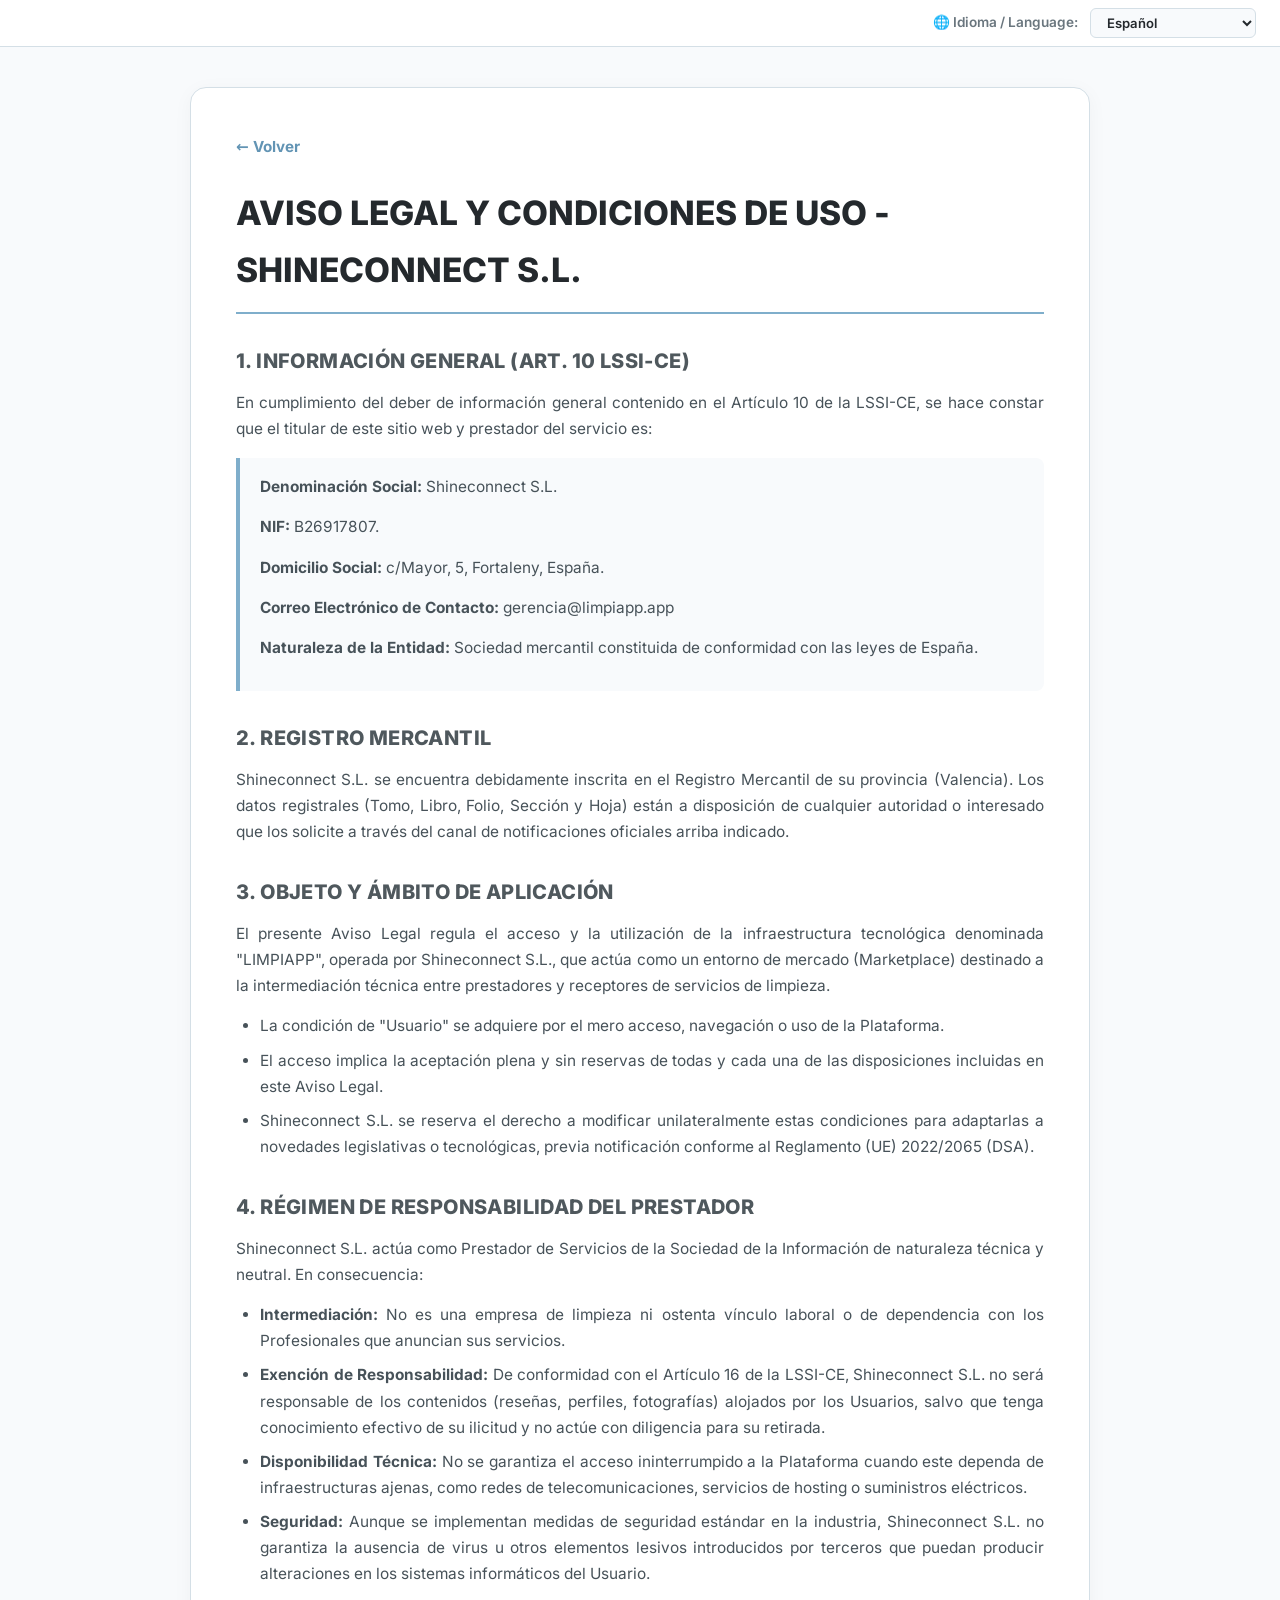
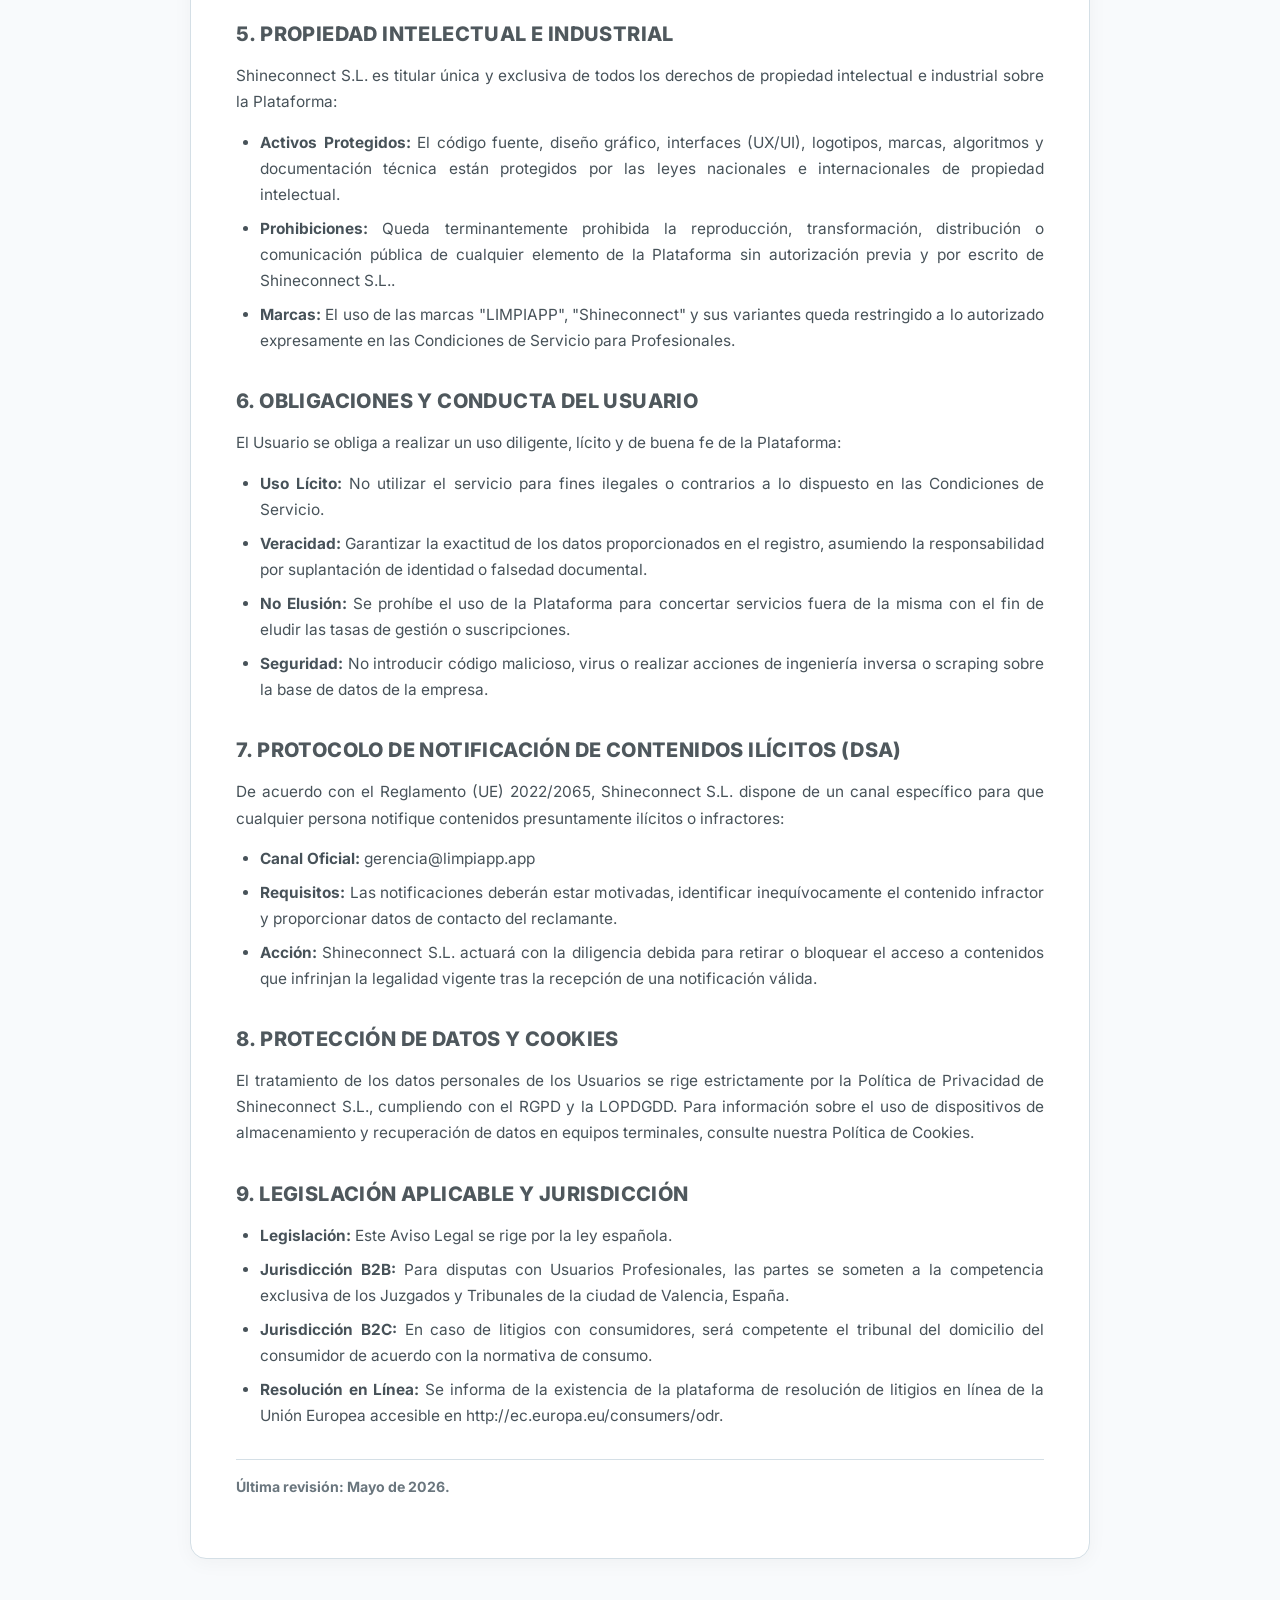
<file: aviso-legal.html>
<!DOCTYPE html>
<html lang="es">
<head>
  <meta charset="UTF-8">
  <meta name="viewport" content="width=device-width, initial-scale=1.0">
  <title>Aviso Legal | LIMPIAPP</title>
  <meta name="theme-color" content="#4f585d">
  <link rel="stylesheet" href="/fonts/inter.css">
<link rel="icon" href="/favicon.ico" sizes="any">
<link rel="icon" type="image/png" sizes="32x32" href="/icons/favicon-32.png">
<link rel="apple-touch-icon" href="/icons/apple-touch-icon.png">
<link rel="manifest" href="/manifest.json">
  <style>
    :root {
      --color-logo-blue: #7faecb;
      --color-logo-blue-dark: #6294b4;
      --color-logo-charcoal: #4f585d;
      --color-slate-dark: #24292d;
      --color-slate-medium: #475259;
      --color-slate-muted: #6a767e;
      --color-slate-border: #d4dfe6;
      --color-bg-page: #f8fafc;
    }
    
    /* Ocultar barra invasiva superior de Google Translate */
    .goog-te-banner-frame.skiptranslate, .goog-te-banner-frame { display: none !important; }
    body { top: 0px !important; }
    #goog-gt-tt, .goog-te-balloon-frame { display: none !important; }
    .goog-text-highlight { background-color: transparent !important; box-shadow: none !important; }

    * { box-sizing: border-box; margin: 0; padding: 0; font-family: 'Inter', system-ui, sans-serif; }
    body { background-color: var(--color-bg-page); color: var(--color-slate-dark); line-height: 1.7; padding-bottom: 60px; }
    .top-bar { background: #fff; border-bottom: 1px solid var(--color-slate-border); padding: 8px 24px; display: flex; justify-content: flex-end; align-items: center; gap: 12px; font-size: 0.85rem; }
    .lang-select { padding: 5px 12px; border-radius: 6px; border: 1px solid var(--color-slate-border); font-size: 0.82rem; background: var(--color-bg-page); font-weight: 600; cursor: pointer; color: var(--color-slate-dark); }
    .container { max-width: 900px; margin: 40px auto; background: #fff; padding: 45px; border-radius: 16px; border: 1.5px solid var(--color-slate-border); box-shadow: 0 4px 20px rgba(0,0,0,0.04); }
    .back-btn { display: inline-block; color: var(--color-logo-blue-dark); text-decoration: none; font-weight: 700; margin-bottom: 24px; font-size: 0.95rem; }
    h1 { font-size: 2.1rem; color: var(--color-slate-dark); margin-bottom: 20px; font-weight: 800; border-bottom: 2px solid var(--color-logo-blue); padding-bottom: 14px; }
    h2 { font-size: 1.25rem; color: var(--color-logo-charcoal); margin: 30px 0 12px; font-weight: 800; text-transform: uppercase; letter-spacing: 0.02em; }
    p, li { color: var(--color-slate-medium); font-size: 0.96rem; margin-bottom: 14px; text-align: justify; }
    ul { padding-left: 24px; margin-bottom: 16px; }
    li { margin-bottom: 8px; }
    .meta-date { font-weight: 700; color: var(--color-slate-muted); font-size: 0.88rem; margin-top: 30px; border-top: 1px solid var(--color-slate-border); padding-top: 15px; }
    .legal-id-box { background: #f8fafc; border-left: 4px solid var(--color-logo-blue); padding: 16px 20px; margin: 16px 0; border-radius: 0 8px 8px 0; }
  </style>
</head>
<body>
  <div class="top-bar">
    <span style="color: var(--color-slate-muted); font-weight: 600;">🌐 Idioma / Language:</span>
    <select class="lang-select" id="langSelect">
      <optgroup label="Lenguas de España">
        <option value="es">Español</option>
        <option value="ca">Valencià / Català</option>
        <option value="gl">Galego</option>
        <option value="eu">Euskara</option>
      </optgroup>
      <optgroup label="Unión Europea">
        <option value="en">English</option>
        <option value="fr">Français</option>
        <option value="de">Deutsch</option>
        <option value="it">Italiano</option>
        <option value="pt">Português</option>
      </optgroup>
    </select>
  </div>

  <div class="container">
    <a href="index.html" class="back-btn" id="linkVolver">← Volver</a>
    <h1>AVISO LEGAL Y CONDICIONES DE USO - SHINECONNECT S.L.</h1>
    
    <h2>1. INFORMACIÓN GENERAL (ART. 10 LSSI-CE)</h2>
    <p>En cumplimiento del deber de información general contenido en el Artículo 10 de la LSSI-CE, se hace constar que el titular de este sitio web y prestador del servicio es:</p>
    <div class="legal-id-box">
      <p><strong>Denominación Social:</strong> Shineconnect S.L.</p>
      <p><strong>NIF:</strong> B26917807.</p>
      <p><strong>Domicilio Social:</strong> c/Mayor, 5, Fortaleny, España.</p>
      <p><strong>Correo Electrónico de Contacto:</strong> gerencia@limpiapp.app</p>
      <p><strong>Naturaleza de la Entidad:</strong> Sociedad mercantil constituida de conformidad con las leyes de España.</p>
    </div>

    <h2>2. REGISTRO MERCANTIL</h2>
    <p>Shineconnect S.L. se encuentra debidamente inscrita en el Registro Mercantil de su provincia (Valencia). Los datos registrales (Tomo, Libro, Folio, Sección y Hoja) están a disposición de cualquier autoridad o interesado que los solicite a través del canal de notificaciones oficiales arriba indicado.</p>

    <h2>3. OBJETO Y ÁMBITO DE APLICACIÓN</h2>
    <p>El presente Aviso Legal regula el acceso y la utilización de la infraestructura tecnológica denominada "LIMPIAPP", operada por Shineconnect S.L., que actúa como un entorno de mercado (Marketplace) destinado a la intermediación técnica entre prestadores y receptores de servicios de limpieza.</p>
    <ul>
      <li>La condición de "Usuario" se adquiere por el mero acceso, navegación o uso de la Plataforma.</li>
      <li>El acceso implica la aceptación plena y sin reservas de todas y cada una de las disposiciones incluidas en este Aviso Legal.</li>
      <li>Shineconnect S.L. se reserva el derecho a modificar unilateralmente estas condiciones para adaptarlas a novedades legislativas o tecnológicas, previa notificación conforme al Reglamento (UE) 2022/2065 (DSA).</li>
    </ul>

    <h2>4. RÉGIMEN DE RESPONSABILIDAD DEL PRESTADOR</h2>
    <p>Shineconnect S.L. actúa como Prestador de Servicios de la Sociedad de la Información de naturaleza técnica y neutral. En consecuencia:</p>
    <ul>
      <li><strong>Intermediación:</strong> No es una empresa de limpieza ni ostenta vínculo laboral o de dependencia con los Profesionales que anuncian sus servicios.</li>
      <li><strong>Exención de Responsabilidad:</strong> De conformidad con el Artículo 16 de la LSSI-CE, Shineconnect S.L. no será responsable de los contenidos (reseñas, perfiles, fotografías) alojados por los Usuarios, salvo que tenga conocimiento efectivo de su ilicitud y no actúe con diligencia para su retirada.</li>
      <li><strong>Disponibilidad Técnica:</strong> No se garantiza el acceso ininterrumpido a la Plataforma cuando este dependa de infraestructuras ajenas, como redes de telecomunicaciones, servicios de hosting o suministros eléctricos.</li>
      <li><strong>Seguridad:</strong> Aunque se implementan medidas de seguridad estándar en la industria, Shineconnect S.L. no garantiza la ausencia de virus u otros elementos lesivos introducidos por terceros que puedan producir alteraciones en los sistemas informáticos del Usuario.</li>
    </ul>

    <h2>5. PROPIEDAD INTELECTUAL E INDUSTRIAL</h2>
    <p>Shineconnect S.L. es titular única y exclusiva de todos los derechos de propiedad intelectual e industrial sobre la Plataforma:</p>
    <ul>
      <li><strong>Activos Protegidos:</strong> El código fuente, diseño gráfico, interfaces (UX/UI), logotipos, marcas, algoritmos y documentación técnica están protegidos por las leyes nacionales e internacionales de propiedad intelectual.</li>
      <li><strong>Prohibiciones:</strong> Queda terminantemente prohibida la reproducción, transformación, distribución o comunicación pública de cualquier elemento de la Plataforma sin autorización previa y por escrito de Shineconnect S.L..</li>
      <li><strong>Marcas:</strong> El uso de las marcas "LIMPIAPP", "Shineconnect" y sus variantes queda restringido a lo autorizado expresamente en las Condiciones de Servicio para Profesionales.</li>
    </ul>

    <h2>6. OBLIGACIONES Y CONDUCTA DEL USUARIO</h2>
    <p>El Usuario se obliga a realizar un uso diligente, lícito y de buena fe de la Plataforma:</p>
    <ul>
      <li><strong>Uso Lícito:</strong> No utilizar el servicio para fines ilegales o contrarios a lo dispuesto en las Condiciones de Servicio.</li>
      <li><strong>Veracidad:</strong> Garantizar la exactitud de los datos proporcionados en el registro, asumiendo la responsabilidad por suplantación de identidad o falsedad documental.</li>
      <li><strong>No Elusión:</strong> Se prohíbe el uso de la Plataforma para concertar servicios fuera de la misma con el fin de eludir las tasas de gestión o suscripciones.</li>
      <li><strong>Seguridad:</strong> No introducir código malicioso, virus o realizar acciones de ingeniería inversa o scraping sobre la base de datos de la empresa.</li>
    </ul>

    <h2>7. PROTOCOLO DE NOTIFICACIÓN DE CONTENIDOS ILÍCITOS (DSA)</h2>
    <p>De acuerdo con el Reglamento (UE) 2022/2065, Shineconnect S.L. dispone de un canal específico para que cualquier persona notifique contenidos presuntamente ilícitos o infractores:</p>
    <ul>
      <li><strong>Canal Oficial:</strong> gerencia@limpiapp.app</li>
      <li><strong>Requisitos:</strong> Las notificaciones deberán estar motivadas, identificar inequívocamente el contenido infractor y proporcionar datos de contacto del reclamante.</li>
      <li><strong>Acción:</strong> Shineconnect S.L. actuará con la diligencia debida para retirar o bloquear el acceso a contenidos que infrinjan la legalidad vigente tras la recepción de una notificación válida.</li>
    </ul>

    <h2>8. PROTECCIÓN DE DATOS Y COOKIES</h2>
    <p>El tratamiento de los datos personales de los Usuarios se rige estrictamente por la Política de Privacidad de Shineconnect S.L., cumpliendo con el RGPD y la LOPDGDD. Para información sobre el uso de dispositivos de almacenamiento y recuperación de datos en equipos terminales, consulte nuestra Política de Cookies.</p>

    <h2>9. LEGISLACIÓN APLICABLE Y JURISDICCIÓN</h2>
    <ul>
      <li><strong>Legislación:</strong> Este Aviso Legal se rige por la ley española.</li>
      <li><strong>Jurisdicción B2B:</strong> Para disputas con Usuarios Profesionales, las partes se someten a la competencia exclusiva de los Juzgados y Tribunales de la ciudad de Valencia, España.</li>
      <li><strong>Jurisdicción B2C:</strong> En caso de litigios con consumidores, será competente el tribunal del domicilio del consumidor de acuerdo con la normativa de consumo.</li>
      <li><strong>Resolución en Línea:</strong> Se informa de la existencia de la plataforma de resolución de litigios en línea de la Unión Europea accesible en http://ec.europa.eu/consumers/odr.</li>
    </ul>

    <p class="meta-date">Última revisión: Mayo de 2026.</p>
  </div>

  <!-- Contenedor oculto del traductor -->
  <div id="google_translate_element" style="display:none;"></div>

  <script>
    const urlParams = new URLSearchParams(window.location.search);
    const lang = urlParams.get('lang') || localStorage.getItem('limpiapp_lang') || 'es';
    document.documentElement.lang = lang;

    function purgarYFijarCookie(targetLang) {
      const cookieVal = (targetLang === 'es') ? '' : '/es/' + targetLang;
      const host = window.location.hostname;
      const parts = host.split('.');
      
      const dominios = ['', host, '.' + host];
      if (parts.length >= 2) {
        const rootDomain = '.' + parts.slice(-2).join('.');
        dominios.push(rootDomain);
      }

      dominios.forEach(d => {
        const domainStr = d ? '; domain=' + d : '';
        document.cookie = 'googtrans=; expires=Thu, 01 Jan 1970 00:00:00 UTC; path=/' + domainStr;
        document.cookie = 'googtrans=; expires=Thu, 01 Jan 1970 00:00:00 UTC; path=""' + domainStr;
      });

      if (cookieVal) {
        document.cookie = 'googtrans=' + cookieVal + '; path=/;';
        if (parts.length >= 2) {
          const rootDomain = '.' + parts.slice(-2).join('.');
          document.cookie = 'googtrans=' + cookieVal + '; path=/; domain=' + rootDomain + ';';
        }
      }
    }

    purgarYFijarCookie(lang);
    localStorage.setItem('limpiapp_lang', lang);
    localStorage.setItem('lang', lang);

    function googleTranslateElementInit() {
      new google.translate.TranslateElement({
        pageLanguage: 'es',
        autoDisplay: false
      }, 'google_translate_element');
    }

    document.addEventListener('DOMContentLoaded', function() {
      const sel = document.getElementById('langSelect');
      if (sel) {
        sel.value = lang;
        sel.onchange = function() {
          const nuevoIdioma = this.value;
          document.documentElement.lang = nuevoIdioma;
          purgarYFijarCookie(nuevoIdioma);
          localStorage.setItem('limpiapp_lang', nuevoIdioma);
          localStorage.setItem('lang', nuevoIdioma);
          
          const url = new URL(window.location.href);
          url.searchParams.set('lang', nuevoIdioma);
          window.location.href = url.toString();
        };
      }

      const btnVolver = document.getElementById('linkVolver');
      if (btnVolver) {
        btnVolver.onclick = function(e) {
          e.preventDefault();
          const idiomaActivo = localStorage.getItem('limpiapp_lang') || lang;
          window.location.href = 'index.html?lang=' + encodeURIComponent(idiomaActivo);
        };
      }

      if (lang !== 'es') {
        let intentos = 0;
        const checkCombo = setInterval(function() {
          intentos++;
          const combo = document.querySelector('.goog-te-combo');
          if (combo) {
            clearInterval(checkCombo);
            if (combo.value !== lang) {
              combo.value = lang;
              combo.dispatchEvent(new Event('change'));
            }
          }
          if (intentos > 30) clearInterval(checkCombo);
        }, 100);
      }
    });
  </script>
  <script src="https://translate.google.com/translate_a/element.js?cb=googleTranslateElementInit"></script>
</body>
</html>
</file>
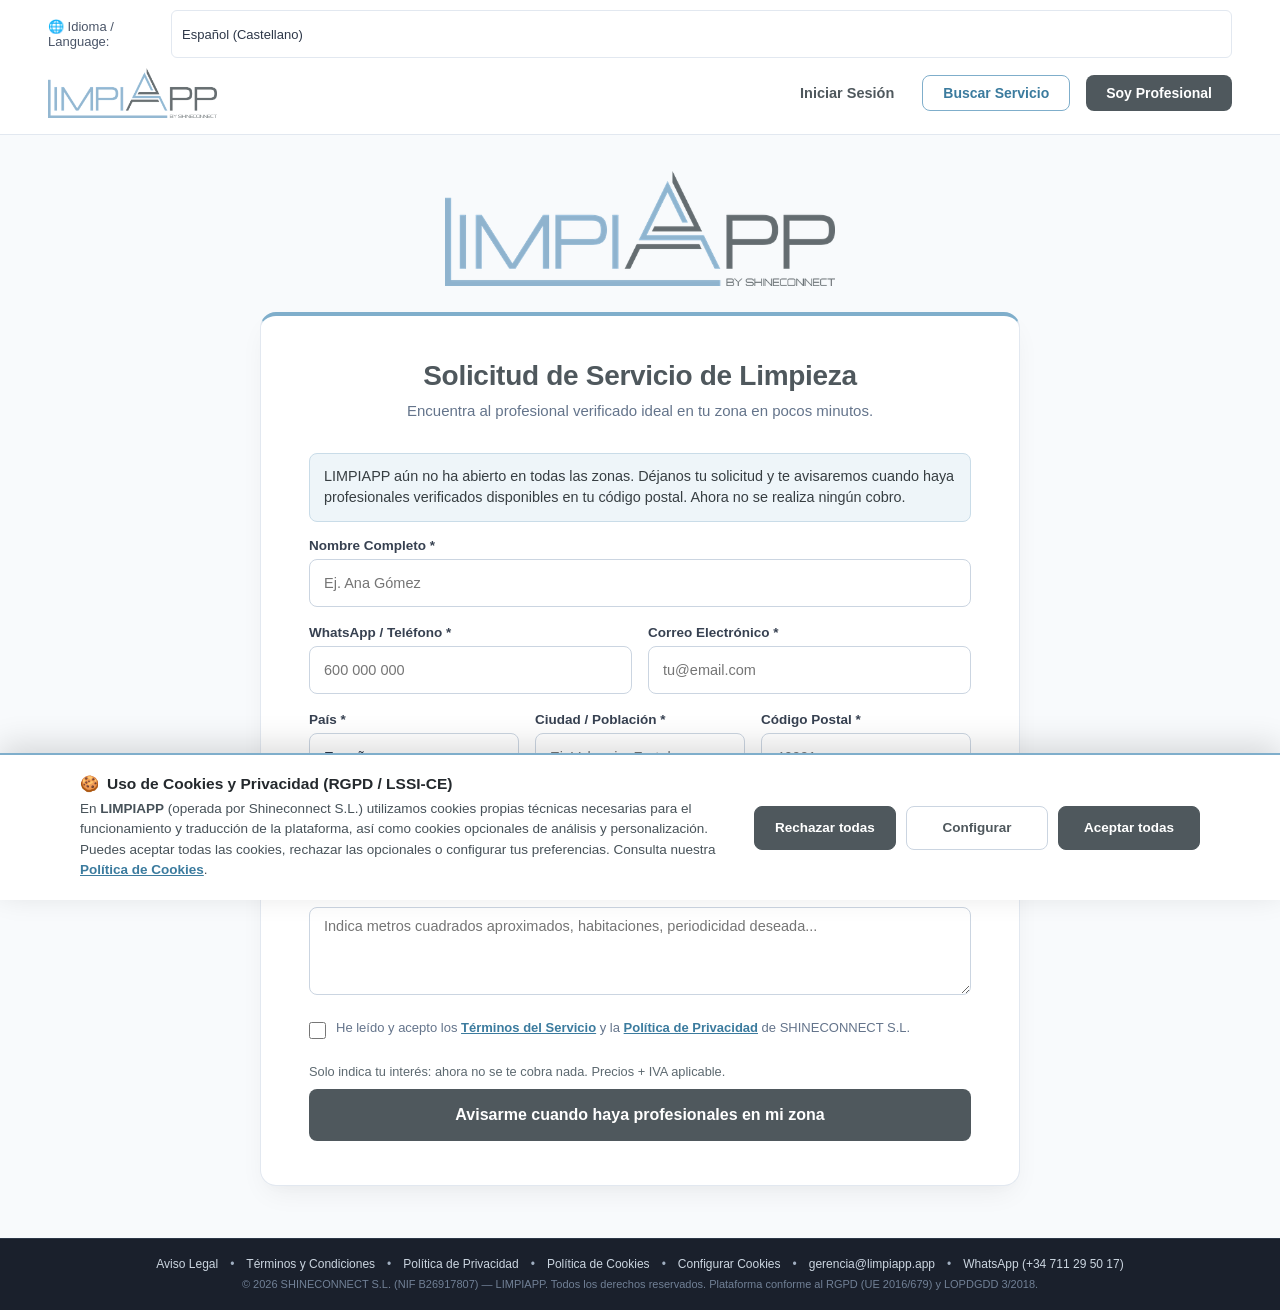
<file: clientes.html>
<!DOCTYPE html>
<html lang="es">
<head>
  <meta charset="UTF-8">
  <meta name="viewport" content="width=device-width, initial-scale=1.0">
  <title>Solicitud de Servicio de Limpieza | LIMPIAPP by Shineconnect</title>
  <link rel="icon" href="/favicon.ico" sizes="any">
  <link rel="icon" type="image/png" sizes="32x32" href="/icons/favicon-32.png">
  <link rel="stylesheet" href="/fonts/inter.css">
  <meta name="theme-color" content="#4f585d">
  <link rel="manifest" href="/manifest.json">
  <meta name="mobile-web-app-capable" content="yes">
  <meta name="apple-mobile-web-app-capable" content="yes">
  <meta name="apple-mobile-web-app-status-bar-style" content="default">
  <meta name="apple-mobile-web-app-title" content="LIMPIAPP">
  <link rel="apple-touch-icon" href="/icons/apple-touch-icon.png">
  <style>
    [hidden] { display: none !important; }
    .wl-notice { background: #eef5f9; border: 1px solid #c9dce8; color: #373e42; border-radius: 8px; padding: 12px 14px; font-size: 0.9rem; line-height: 1.5; margin: 0 0 16px; }
    .wl-hint { font-size: 0.8rem; color: #5d6970; margin-top: 6px; }
    .wl-hp { position: absolute !important; left: -10000px !important; width: 1px; height: 1px; overflow: hidden; }
    :root {
      --primary: #4f585d;
      --primary-hover: #3d4549;
      --accent: #7faecb;
      --accent-hover: #689cb9;
      --accent-soft: #eef6fa;
      --bg: #f8fafc;
      --card-bg: #ffffff;
      --text-main: #2d3748;
      --text-muted: #64748b;
      --border: #e2e8f0;
      --border-input: #cbd5e1;
      --border-focus: #7faecb;
      --focus-ring: rgba(127, 174, 203, 0.35);
      --footer-bg: #1a202c;
      --footer-text: #a0aec0;
      --footer-link: #cbd5e0;
    }

    *, *::before, *::after {
      box-sizing: border-box;
      margin: 0;
      padding: 0;
      font-family: -apple-system, BlinkMacSystemFont, "Segoe UI", Roboto, Helvetica, Arial, sans-serif;
    }

    body {
      background-color: var(--bg);
      color: var(--text-main);
      min-height: 100vh;
      display: flex;
      flex-direction: column;
    }

    /* BARRA SUPERIOR DE IDIOMAS */
    .top-lang-bar {
      background: #ffffff;
      padding: 10px 48px 0;
      display: flex;
      justify-content: flex-end;
      align-items: center;
      font-size: 13px;
      color: #4a5568;
    }

    .top-lang-bar span {
      margin-right: 6px;
      display: inline-flex;
      align-items: center;
      gap: 4px;
      font-weight: 500;
    }

    .top-lang-bar select {
      padding: 5px 10px;
      font-size: 13px;
      border: 1px solid var(--border);
      border-radius: 6px;
      background: #ffffff;
      color: var(--text-main);
      cursor: pointer;
      outline: none;
      transition: border-color 0.2s;
    }

    .top-lang-bar select:focus {
      border-color: var(--accent);
    }

    /* CABECERA PRINCIPAL */
    header {
      background: #ffffff;
      border-bottom: 1px solid var(--border);
      padding: 10px 48px 16px;
      display: flex;
      justify-content: space-between;
      align-items: center;
    }

    .brand-link {
      display: inline-flex;
      align-items: center;
      text-decoration: none;
    }

    .brand-logo-header {
      height: 50px;
      width: auto;
      display: block;
      object-fit: contain;
      mix-blend-mode: multiply;
    }

    .header-nav {
      display: flex;
      align-items: center;
      gap: 16px;
      margin-left: auto;
    }

    .nav-link {
      text-decoration: none;
      color: var(--primary);
      font-weight: 600;
      font-size: 14.5px;
      padding: 8px 12px;
      transition: color 0.2s;
    }

    .nav-link:hover {
      color: #1a202c;
    }

    .btn-nav-outline {
      text-decoration: none;
      color: #3b7b9e;
      border: 1.5px solid var(--accent);
      padding: 9px 20px;
      border-radius: 8px;
      font-weight: 600;
      font-size: 14px;
      transition: all 0.2s;
      background: #ffffff;
    }

    .btn-nav-outline:hover {
      background: var(--accent-soft);
    }

    .btn-nav-solid {
      text-decoration: none;
      color: #ffffff;
      background: var(--primary);
      padding: 10px 20px;
      border-radius: 8px;
      font-weight: 600;
      font-size: 14px;
      transition: background 0.2s;
    }

    .btn-nav-solid:hover {
      background: var(--primary-hover);
    }

    main {
      flex: 1;
      display: flex;
      flex-direction: column;
      justify-content: center;
      align-items: center;
      padding: 36px 20px 52px;
    }

    .form-brand-container {
      margin-bottom: 26px;
      text-align: center;
    }

    .official-corporate-logo {
      width: 390px;
      max-width: 90vw;
      height: auto;
      display: block;
      margin: 0 auto;
      mix-blend-mode: multiply;
    }

    .form-card {
      background: var(--card-bg);
      width: 100%;
      max-width: 760px;
      border-radius: 16px;
      border: 1px solid var(--border);
      border-top: 4px solid var(--accent);
      box-shadow: 0 12px 28px -6px rgba(0, 0, 0, 0.06), 0 8px 12px -6px rgba(0, 0, 0, 0.02);
      padding: 44px 48px;
    }

    @media (max-width: 768px) {
      .top-lang-bar {
        padding: 8px 16px;
        justify-content: center;
        gap: 8px;
      }
      .top-lang-bar select {
        font-size: 16px;
        max-width: 185px;
      }

      header {
        padding: 14px 16px;
        flex-direction: column;
        gap: 12px;
      }
      .brand-link {
        justify-content: center;
        width: 100%;
      }
      .brand-logo-header {
        height: 68px;
        max-width: 82vw;
      }
      .header-nav {
        display: flex;
        flex-wrap: wrap;
        justify-content: center;
        gap: 8px;
        margin-left: 0;
        width: 100%;
      }
      .nav-link,
      .btn-nav-outline,
      .btn-nav-solid {
        white-space: nowrap;
        font-size: 13.5px;
        padding: 8px 12px;
      }

      .form-brand-container {
        display: none;
      }

      main {
        padding: 22px 14px 40px;
      }
      .form-card {
        padding: 26px 20px;
      }
      .form-header h1 {
        font-size: 23px;
      }
      .form-row {
        flex-direction: column;
        gap: 0 !important;
      }

      input[type="text"],
      input[type="tel"],
      input[type="email"],
      input[type="number"],
      select,
      textarea {
        font-size: 16px !important;
      }
    }

    .form-header {
      text-align: center;
      margin-bottom: 30px;
    }

    .form-header h1 {
      font-size: 28px;
      color: var(--primary);
      margin-bottom: 8px;
      font-weight: 800;
      letter-spacing: -0.3px;
    }

    .form-header p {
      font-size: 15px;
      color: var(--text-muted);
      line-height: 1.5;
    }

    .app-migration-banner {
      background: var(--accent-soft);
      border: 1px solid #c7dfed;
      border-radius: 10px;
      padding: 12px 16px;
      margin-bottom: 20px;
      display: flex;
      align-items: center;
      justify-content: space-between;
      gap: 12px;
      flex-wrap: wrap;
      font-size: 13px;
      color: var(--text-main);
    }

    .app-migration-banner strong {
      display: block;
      color: var(--primary);
      font-size: 13.5px;
    }

    .app-migration-banner span {
      color: var(--text-muted);
      font-size: 12.5px;
    }

    .btn-app-bridge {
      background: var(--primary);
      color: #ffffff;
      border: none;
      border-radius: 7px;
      padding: 8px 14px;
      font-size: 12.5px;
      font-weight: 700;
      cursor: pointer;
      white-space: nowrap;
    }

    .btn-app-bridge:hover {
      background: var(--primary-hover);
    }

    .plan-conflict-alert {
      display: none;
      background: #fff8e7;
      border: 1px solid #f3cf7a;
      color: #6c4a00;
      border-radius: 8px;
      padding: 12px 14px;
      margin-bottom: 18px;
      font-size: 13px;
      line-height: 1.45;
    }

    .form-group {
      margin-bottom: 18px;
    }

    .form-row {
      display: flex;
      gap: 16px;
    }

    .form-row .form-group {
      flex: 1;
    }

    label {
      display: block;
      font-size: 13.5px;
      font-weight: 600;
      margin-bottom: 6px;
      color: #374151;
    }

    input[type="text"],
    input[type="tel"],
    input[type="email"],
    select,
    textarea {
      width: 100%;
      height: 48px;
      padding: 10px 14px;
      font-size: 14.5px;
      border: 1.5px solid var(--border-input);
      border-radius: 8px;
      background-color: #ffffff;
      color: var(--text-main);
      outline: none;
      transition: all 0.2s ease;
    }

    textarea {
      height: auto;
      min-height: 88px;
      resize: vertical;
    }

    input:focus, select:focus, textarea:focus {
      border-color: var(--border-focus);
      box-shadow: 0 0 0 4px var(--focus-ring);
    }

    select {
      -webkit-appearance: none;
      appearance: none;
      background-image: url("data:image/svg+xml;charset=UTF-8,%3csvg xmlns='http://www.w3.org/2000/svg' viewBox='0 0 24 24' fill='none' stroke='%234f585d' stroke-width='2.5' stroke-linecap='round' stroke-linejoin='round'%3e%3cpolyline points='6 9 12 15 18 9'%3e%3c/polyline%3e%3c/svg%3e");
      background-repeat: no-repeat;
      background-position: right 14px center;
      background-size: 16px;
      padding-right: 40px;
    }

    /* CASILLA RGPD */
    .checkbox-group {
      display: flex;
      align-items: flex-start;
      gap: 10px;
      margin: 20px 0;
    }

    .checkbox-group input {
      margin-top: 3px;
      width: 17px;
      height: 17px;
      accent-color: var(--primary);
      cursor: pointer;
      flex-shrink: 0;
    }

    .checkbox-group label {
      font-size: 13px;
      font-weight: normal;
      color: var(--text-muted);
      line-height: 1.45;
      cursor: pointer;
    }

    .checkbox-group a {
      color: #3b7b9e;
      font-weight: 600;
      text-decoration: underline;
    }

    .btn-submit {
      width: 100%;
      height: 52px;
      background-color: var(--primary);
      color: #ffffff;
      border: none;
      border-radius: 8px;
      font-size: 16px;
      font-weight: 700;
      cursor: pointer;
      margin-top: 10px;
      transition: background 0.2s ease, transform 0.1s ease;
    }

    .btn-submit:hover {
      background-color: var(--primary-hover);
    }

    .btn-submit:active {
      transform: scale(0.99);
    }

    .btn-submit:disabled {
      opacity: 0.6;
      cursor: not-allowed;
    }

    .feedback-message {
      display: none;
      margin-top: 18px;
      padding: 14px;
      border-radius: 8px;
      font-size: 14px;
      text-align: center;
      line-height: 1.45;
    }

    .feedback-message.success {
      display: block;
      background: #edf7ed;
      color: #1e4620;
      border: 1px solid #c8e6c9;
    }

    .feedback-message.error {
      display: block;
      background: #fdecea;
      color: #611a15;
      border: 1px solid #f5c6cb;
    }

    footer {
      background-color: var(--footer-bg);
      color: var(--footer-text);
      padding: 18px 24px;
      font-size: 12px;
      border-top: 1px solid #2d3748;
      text-align: center;
    }

    .footer-inner {
      max-width: 980px;
      margin: 0 auto;
      display: flex;
      flex-direction: column;
      gap: 6px;
    }

    .footer-links {
      display: flex;
      flex-wrap: wrap;
      justify-content: center;
      align-items: center;
      gap: 12px;
    }

    .footer-links a {
      color: var(--footer-link);
      text-decoration: none;
      transition: color 0.2s;
    }

    .footer-links a:hover {
      color: #ffffff;
      text-decoration: underline;
    }

    .footer-copy {
      font-size: 11px;
      color: #718096;
      line-height: 1.4;
    }
  </style>
</head>
<body>

  <!-- BARRA SUPERIOR DE IDIOMAS -->
  <div class="top-lang-bar">
    <span id="lblIdioma">🌐 Idioma / Language:</span>
    <select id="selectLang" onchange="aplicarIdiomaGlobal(this.value)">
      <optgroup label="España (Lenguas Oficiales y Autonómicas)">
        <option value="es" selected>Español (Castellano)</option>
        <option value="ca">Valencià / Català</option>
        <option value="gl">Galego</option>
        <option value="eu">Euskara</option>
        <option value="ast">Asturianu</option>
        <option value="an">Aragonés</option>
        <option value="oc">Aranés (Occitan)</option>
      </optgroup>
      <optgroup label="Unión Europea (24 Idiomas Oficiales)">
        <option value="de">Deutsch</option>
        <option value="en">English</option>
        <option value="fr">Français</option>
        <option value="it">Italiano</option>
        <option value="pt">Português</option>
        <option value="nl">Nederlands</option>
        <option value="pl">Polski</option>
        <option value="ro">Română</option>
        <option value="bg">Български</option>
        <option value="cs">Čeština</option>
        <option value="da">Dansk</option>
        <option value="el">Ελληνικά</option>
        <option value="et">Eesti</option>
        <option value="fi">Suomi</option>
        <option value="ga">Gaeilge</option>
        <option value="hr">Hrvatski</option>
        <option value="hu">Magyar</option>
        <option value="lt">Lietuvių</option>
        <option value="lv">Latviešu</option>
        <option value="mt">Malti</option>
        <option value="sk">Slovenčina</option>
        <option value="sl">Slovenščina</option>
        <option value="sv">Svenska</option>
      </optgroup>
    </select>
  </div>

  <!-- CABECERA DE NAVEGACIÓN -->
  <header>
    <a href="index.html" class="brand-link legal-link" title="LIMPIAPP by Shineconnect">
      <img id="logoHeader" src="/logo-600.png" width="600" height="177" alt="LIMPIAPP BY SHINECONNECT" class="brand-logo-header">
    </a>
    <nav class="header-nav">
      <a href="login.html" class="nav-link legal-link" id="navLogin">Iniciar Sesión</a>
      <a href="clientes.html" class="btn-nav-outline legal-link" id="navClientes">Buscar Servicio</a>
      <a href="registro.html" class="btn-nav-solid legal-link" id="navRegistro">Soy Profesional</a>
    </nav>
  </header>

  <!-- CONTENEDOR CENTRAL -->
  <main>
    <div class="form-brand-container">
      <a href="index.html" class="legal-link" title="LIMPIAPP - Inicio">
        <img id="logoForm" src="/logo-600.png" width="600" height="177" alt="LIMPIAPP BY SHINECONNECT" class="official-corporate-logo">
      </a>
    </div>

    <div class="form-card">
      <div class="form-header">
        <h1 id="txtTitulo">Solicitud de Servicio de Limpieza</h1>
        <p id="txtSubtitulo">Encuentra al profesional verificado ideal en tu zona en pocos minutos.</p>
      </div>

      <div class="app-migration-banner" id="clientAppMigrationBox" hidden>
        <div>
          <strong id="clientAppMigrationTitle">¿Quieres gestionar tu solicitud desde la app de LIMPIAPP?</strong>
          <span id="clientAppMigrationSub">Conservamos tu idioma, código postal y plan seleccionado al migrar a la app.</span>
        </div>
        <button type="button" class="btn-app-bridge" id="btnClientOpenApp" onclick="migrarClienteAApp()">Abrir en la app</button>
      </div>

      <div class="plan-conflict-alert" id="clientPlanConflictAlert" role="alert"></div>

      <p class="wl-notice" id="clientNotice" role="note"></p>

      <form id="formCliente" novalidate>
        <input type="hidden" name="perfil_usuario" value="cliente">
        <div class="wl-hp" aria-hidden="true"><label>No rellenar<input type="text" name="website" id="inputWebsite" tabindex="-1" autocomplete="off"></label></div>
        <input type="hidden" name="idioma" id="inputIdiomaHidden" value="es">
        <input type="hidden" name="plan_codigo" id="inputPlanCodigoHidden" value="cliente_basico">
        <input type="hidden" name="source_channel" id="inputSourceHidden" value="web_limpiapp_pwa">
        <input type="hidden" name="shared_user_id" id="inputSharedUserIdHidden" value="">

        <div class="form-group">
          <label for="inputNombre" id="lblNombre">Nombre Completo *</label>
          <input type="text" name="nombre" id="inputNombre" required placeholder="Ej. Ana Gómez">
        </div>

        <div class="form-row">
          <div class="form-group">
            <label for="inputTelefono" id="lblTelefono">WhatsApp / Teléfono *</label>
            <input type="tel" name="telefono" id="inputTelefono" required placeholder="600 000 000">
          </div>
          <div class="form-group">
            <label for="inputEmail" id="lblEmail">Correo Electrónico *</label>
            <input type="email" name="email" id="inputEmail" required placeholder="tu@email.com">
          </div>
        </div>

        <div class="form-row">
          <div class="form-group">
            <label for="inputPais" id="lblPais">País *</label>
            <input type="text" name="pais" id="inputPais" value="España" required>
          </div>
          <div class="form-group">
            <label for="inputCiudad" id="lblCiudad">Ciudad / Población *</label>
            <input type="text" name="ciudad" id="inputCiudad" required placeholder="Ej. Valencia, Fortaleny...">
          </div>
          <div class="form-group">
            <label for="inputCp" id="lblCp">Código Postal *</label>
            <input type="text" name="cp" id="inputCp" required maxlength="10" placeholder="46001">
          </div>
        </div>

        <div class="form-row">
          <div class="form-group">
            <label for="selectServicio" id="lblServicio">Tipo de Servicio *</label>
            <select name="servicio" id="selectServicio">
              <option value="Mantenimiento periódico regular" id="optServRegular" selected>Mantenimiento periódico regular</option>
              <option value="Limpieza a fondo puntual" id="optServFondo">Limpieza a fondo puntual</option>
              <option value="Fin de obra o mudanza" id="optServMudanza">Fin de obra o mudanza</option>
              <option value="Apartamento turístico" id="optServTuristico">Apartamento turístico</option>
              <option value="Oficinas o locales comerciales" id="optServOficina">Oficinas o locales comerciales</option>
            </select>
          </div>
          <div class="form-group">
            <label for="selectFormula" id="lblFormula">Fórmula Elegida *</label>
            <select name="formula" id="selectFormula" onchange="sincronizarPlanSeleccionado()">
              <option value="Plan Básico Cliente (7,99 €/mes)" data-plan-code="cliente_basico" id="optFormEstandar" selected>Plan Básico Cliente (7,99 €/mes)</option>
              <option value="Plan Premium Cliente (14,99 €/mes)" data-plan-code="cliente_premium" id="optFormPremium">Plan Premium Cliente (14,99 €/mes)</option>
            </select>
          </div>
        </div>

        <div class="form-group">
          <label for="txtDetalles" id="lblDetalles">Detalles / Notas Adicionales</label>
          <textarea name="detalles" id="txtDetalles" placeholder="Indica metros cuadrados aproximados, habitaciones, periodicidad deseada..."></textarea>
        </div>

        <div class="checkbox-group">
          <input type="checkbox" name="rgpd" id="checkRgpd" value="Aceptado" required>
          <label for="checkRgpd" id="lblRgpd">
            He leído y acepto los <a href="terminos.html" target="_blank" class="legal-link" id="linkTerminos">Términos del Servicio</a> y la <a href="privacidad.html" target="_blank" class="legal-link" id="linkPrivacidad">Política de Privacidad</a> de SHINECONNECT S.L.
          </label>
        </div>

        <p class="wl-hint" id="planHint"></p>

        <button type="submit" class="btn-submit" id="btnSubmit">Solicitar Profesionales Disponibles</button>

        <div id="feedbackBox" class="feedback-message"></div>
      </form>
    </div>
  </main>

  <!-- PIE DE PÁGINA -->
  <footer>
    <div class="footer-inner">
      <div class="footer-links">
        <a href="aviso-legal.html" class="legal-link" id="footAviso">Aviso Legal</a> &bull;
        <a href="terminos.html" class="legal-link" id="footTerminos">Términos y Condiciones</a> &bull;
        <a href="privacidad.html" class="legal-link" id="footPrivacidad">Política de Privacidad</a> &bull;
        <a href="cookies.html" class="legal-link" id="footCookies">Política de Cookies</a> &bull;
        <a href="javascript:void(0)" onclick="abrirConfiguracionCookies()">Configurar Cookies</a> &bull;
        <a href="mailto:gerencia@limpiapp.app">gerencia@limpiapp.app</a> &bull;
        <a href="https://wa.me/34711295017" target="_blank" id="footSoporte">WhatsApp (+34 711 29 50 17)</a>
      </div>
      <div class="footer-copy" id="footCopy">
        &copy; 2026 SHINECONNECT S.L. (NIF B26917807) — LIMPIAPP. Todos los derechos reservados. Plataforma conforme al RGPD (UE 2016/679) y LOPDGDD 3/2018.
      </div>
    </div>
  </footer>

  <script src="waitlist-config.js"></script>
  <script src="waitlist-i18n.js"></script>
  <script src="waitlist.js"></script>
  <script>
    
    // Configuración compartida con index.html y futura app de Serxus
    const CLIENT_BRIDGE_CONFIG = {
      serxusAppUrl: null, // Rellenar cuando Serxus facilite la URL o deep link de la app
      syncStateEndpoint: null // se activará cuando existan cuentas (app)
    };

    window.LIMPIAPP_SHARED_STATE = {
      authenticated: false,
      userId: null,
      activePlanCode: null,
      subscriptionStatus: 'none'
    };

    var dicc = {
      es: {
        titulo: "Solicitud de Servicio de Limpieza",
        subtitulo: "Encuentra al profesional verificado ideal en tu zona en pocos minutos.",
        lblNombre: "Nombre Completo *",
        placeholderNombre: "Ej. Ana Gómez",
        lblTelefono: "WhatsApp / Teléfono *",
        placeholderTelefono: "600 000 000",
        lblEmail: "Correo Electrónico *",
        placeholderEmail: "tu@email.com",
        lblPais: "País *",
        valPais: "España",
        lblCiudad: "Ciudad / Población *",
        placeholderCiudad: "Ej. Valencia, Fortaleny...",
        lblCp: "Código Postal *",
        placeholderCp: "46001",
        lblServicio: "Tipo de Servicio *",
        optServRegular: "Mantenimiento periódico regular",
        optServFondo: "Limpieza a fondo puntual",
        optServMudanza: "Fin de obra o mudanza",
        optServTuristico: "Apartamento turístico",
        optServOficina: "Oficinas o locales comerciales",
        lblFormula: "Fórmula Elegida *",
        optFormEstandar: "Plan Básico Cliente (7,99 €/mes)",
        optFormPremium: "Plan Premium Cliente (14,99 €/mes)",
        lblDetalles: "Detalles / Notas Adicionales",
        placeholderDetalles: "Indica metros cuadrados aproximados, habitaciones, periodicidad deseada...",
        lblRgpdTexto: "He leído y acepto los <a href='terminos.html' target='_blank' class='legal-link'>Términos del Servicio</a> y la <a href='privacidad.html' target='_blank' class='legal-link'>Política de Privacidad</a> de SHINECONNECT S.L.",
        btnSubmit: "Solicitar Profesionales Disponibles",
        enviando: "Enviando solicitud...",
        exito: "¡Solicitud recibida! Te hemos enviado un email desde gerencia@limpiapp.app para activar tu cuenta personal.",
        error: "Hubo un error al procesar tu solicitud. Por favor, contáctanos en gerencia@limpiapp.app o vía WhatsApp.",
        navLogin: "Iniciar Sesión",
        navClientes: "Buscar Servicio",
        navRegistro: "Soy Profesional",
        footAviso: "Aviso Legal",
        footTerminos: "Términos y Condiciones",
        footPrivacidad: "Política de Privacidad",
        footCookies: "Política de Cookies",
        footCopy: "© 2026 SHINECONNECT S.L. (NIF B26917807) — LIMPIAPP. Todos los derechos reservados. Plataforma conforme al RGPD (UE 2016/679) y LOPDGDD 3/2018."
      },
      ca: {
        titulo: "Sol·licitud de Servei de Neteja",
        subtitulo: "Troba el professional verificat ideal a la teua zona en pocs minuts.",
        lblNombre: "Nom Complet *",
        placeholderNombre: "Ex. Anna Gómez",
        lblTelefono: "WhatsApp / Telèfon *",
        placeholderTelefono: "600 000 000",
        lblEmail: "Correu Electrònic *",
        placeholderEmail: "el-teu@email.com",
        lblPais: "País *",
        valPais: "Espanya",
        lblCiudad: "Ciutat / Població *",
        placeholderCiudad: "Ex. València, Fortaleny...",
        lblCp: "Codi Postal *",
        placeholderCp: "46001",
        lblServicio: "Tipus de Servei *",
        optServRegular: "Manteniment periòdic regular",
        optServFondo: "Neteja a fons puntual",
        optServMudanza: "Fi d'obra o mudança",
        optServTuristico: "Apartament turístic",
        optServOficina: "Oficines o locals comercials",
        lblFormula: "Fórmula Triada *",
        optFormEstandar: "Pla Bàsic Client (7,99 €/mes)",
        optFormPremium: "Pla Premium Client (14,99 €/mes)",
        lblDetalles: "Detalls / Notes Addicionals",
        placeholderDetalles: "Indica metres quadrats aproximats, habitacions, periodicitat desitjada...",
        lblRgpdTexto: "He llegit i accepte els <a href='terminos.html' target='_blank' class='legal-link'>Termes del Servei</a> i la <a href='privacidad.html' target='_blank' class='legal-link'>Política de Privacitat</a> de SHINECONNECT S.L.",
        btnSubmit: "Sol·licitar Professionals Disponibles",
        enviando: "Enviant sol·licitud...",
        exito: "Sol·licitud rebuda! T'hem enviat un correu des de gerencia@limpiapp.app per activar el teu compte personal.",
        error: "Hi ha hagut un error en processar la sol·licitud. Contacta amb gerencia@limpiapp.app o per WhatsApp.",
        navLogin: "Iniciar Sessió",
        navClientes: "Cercar Servei",
        navRegistro: "Sóc Professional",
        footAviso: "Avís Legal",
        footTerminos: "Termes i Condicions",
        footPrivacidad: "Política de Privacitat",
        footCookies: "Política de Galetes",
        footCopy: "© 2026 SHINECONNECT S.L. (NIF B26917807) — LIMPIAPP. Tots els drets reservats. Plataforma conforme al RGPD (UE 2016/679) i LOPDGDD 3/2018."
      },
      gl: {
        titulo: "Solicitude de Servizo de Limpeza",
        subtitulo: "Atopa o profesional verificado ideal na túa zona en poucos minutos.",
        lblNombre: "Nome Completo *",
        placeholderNombre: "Ex. Ana Gómez",
        lblTelefono: "WhatsApp / Teléfono *",
        placeholderTelefono: "600 000 000",
        lblEmail: "Correo Electrónico *",
        placeholderEmail: "oteu@email.com",
        lblPais: "País *",
        valPais: "España",
        lblCiudad: "Cidade / Poboación *",
        placeholderCiudad: "Ex. Santiago, Vigo...",
        lblCp: "Código Postal *",
        placeholderCp: "15001",
        lblServicio: "Tipo de Servizo *",
        optServRegular: "Mantemento periódico regular",
        optServFondo: "Limpeza a fondo puntual",
        optServMudanza: "Fin de obra ou mudanza",
        optServTuristico: "Apartamento turístico",
        optServOficina: "Oficinas ou locais comerciais",
        lblFormula: "Fórmula Elixida *",
        optFormEstandar: "Plan Básico Cliente (7,99 €/mes)",
        optFormPremium: "Plan Premium Cliente (14,99 €/mes)",
        lblDetalles: "Detalles / Notas Adicionais",
        placeholderDetalles: "Indica metros cadrados aproximados, cuartos, periodicidade desexada...",
        lblRgpdTexto: "Lín e acepto os <a href='terminos.html' target='_blank' class='legal-link'>Termos do Servizo</a> e a <a href='privacidad.html' target='_blank' class='legal-link'>Política de Privacidade</a> de SHINECONNECT S.L.",
        btnSubmit: "Solicitar Profesionais Dispoñibles",
        enviando: "Enviando solicitude...",
        exito: "Solicitude recibida! Enviámoste un correo dende gerencia@limpiapp.app para activar a túa conta persoal.",
        error: "Houbo un erro ao procesar a solicitude. Contacta con gerencia@limpiapp.app ou por WhatsApp.",
        navLogin: "Iniciar Sesión",
        navClientes: "Buscar Servizo",
        navRegistro: "Son Profesional",
        footAviso: "Aviso Legal",
        footTerminos: "Termos e Condicións",
        footPrivacidad: "Política de Privacidade",
        footCookies: "Política de Cookies",
        footCopy: "© 2026 SHINECONNECT S.L. (NIF B26917807) — LIMPIAPP. Todos os dereitos reservados. Plataforma conforme ao RXPD (UE 2016/679)."
      },
      eu: {
        titulo: "Garbiketa Zerbitzuaren Eskaera",
        subtitulo: "Aurkitu zure eremuan egiaztatutako profesional aproposa minutu gutxitan.",
        lblNombre: "Izen-abizenak *",
        placeholderNombre: "Adib. Ana Gómez",
        lblTelefono: "WhatsApp / Telefonoa *",
        placeholderTelefono: "600 000 000",
        lblEmail: "Posta Elektronikoa *",
        placeholderEmail: "zure@email.com",
        lblPais: "Herrialdea *",
        valPais: "Espainia",
        lblCiudad: "Hiria / Herria *",
        placeholderCiudad: "Adib. Bilbo, Donostia...",
        lblCp: "Posta Kodea *",
        placeholderCp: "48001",
        lblServicio: "Zerbitzu Mota *",
        optServRegular: "Ohiko aldizkako mantentzea",
        optServFondo: "Noizbehinkako garbiketa sakona",
        optServMudanza: "Obra amaiera edo lekualdatzea",
        optServTuristico: "Apartamentu turistikoa",
        optServOficina: "Bulegoak edo merkataritza-lokalak",
        lblFormula: "Hautatutako Formula *",
        optFormEstandar: "Bezero Oinarrizko Plana (7,99 €/hilabete)",
        optFormPremium: "Bezero Premium Plana (14,99 €/hilabete)",
        lblDetalles: "Xehetasunak / Ohar Gehigarriak",
        placeholderDetalles: "Adierazi gutxi gorabeherako metro koadroak, gelak, maiztasuna...",
        lblRgpdTexto: "<a href='terminos.html' target='_blank' class='legal-link'>Zerbitzuaren Baldintzak</a> eta SHINECONNECT S.L.ren <a href='privacidad.html' target='_blank' class='legal-link'>Pribatutasun Politika</a> irakurri eta onartzen ditut.",
        btnSubmit: "Eskatu Profesional Eskuragarriak",
        enviando: "Eskaera bidaltzen...",
        exito: "Eskaera jaso da! Posta elektroniko bat bidali dizugu gerencia@limpiapp.app helbidetik zure kontua aktibatzeko.",
        error: "Errore bat gertatu da eskaera prozesatzean. Jarri harremanetan gerencia@limpiapp.app helbidean edo WhatsAppez.",
        navLogin: "Hasi Saioa",
        navClientes: "Bilatu Zerbitzua",
        navRegistro: "Profesionala Naiz",
        footAviso: "Lege Oharra",
        footTerminos: "Baldintza Orokorrak",
        footPrivacidad: "Pribatutasun Politika",
        footCookies: "Cookie Politika",
        footCopy: "© 2026 SHINECONNECT S.L. (IFK B26917807) — LIMPIAPP. Eskubide guztiak erreserbatuta. DBEO eta DBLOO araudiekin bat."
      },
      ast: {
        titulo: "Solicitú de Serviciu de Llimpieza",
        subtitulo: "Ataya al profesional verificáu ideal na to zona en pocos minutos.",
        lblNombre: "Nome Completu *",
        placeholderNombre: "Ex. Ana Gómez",
        lblTelefono: "WhatsApp / Teléfonu *",
        placeholderTelefono: "600 000 000",
        lblEmail: "Corréu Electrónicu *",
        placeholderEmail: "eltu@email.com",
        lblPais: "País *",
        valPais: "España",
        lblCiudad: "Ciudá / Población *",
        placeholderCiudad: "Ex. Uviéu, Xixón...",
        lblCp: "Códigu Postal *",
        placeholderCp: "33001",
        lblServicio: "Tipu de Serviciu *",
        optServRegular: "Mantenimientu periódicu regular",
        optServFondo: "Llimpieza a fondu puntual",
        optServMudanza: "Fin d'obra o mudanza",
        optServTuristico: "Apartamentu turísticu",
        optServOficina: "Oficines o llocales comerciales",
        lblFormula: "Fórmula Escoyida *",
        optFormEstandar: "Plan Básicu Cliente (7,99 €/mes)",
        optFormPremium: "Plan Premium Cliente (14,99 €/mes)",
        lblDetalles: "Detalles / Notes Adicionales",
        placeholderDetalles: "Indica metros cuadrados aproximaos, habitaciones, periodicidá...",
        lblRgpdTexto: "Lleí y aceuto los <a href='terminos.html' target='_blank' class='legal-link'>Términos del Serviciu</a> y la <a href='privacidad.html' target='_blank' class='legal-link'>Política de Privacidá</a> de SHINECONNECT S.L.",
        btnSubmit: "Solicitar Profesionales Disponibles",
        enviando: "Unviando solicitú...",
        exito: "¡Solicitú recibida! Unviámoste un corréu dende gerencia@limpiapp.app p'activar la to cuenta.",
        error: "Hubo un fallu al procesar la solicitú. Contauta en gerencia@limpiapp.app o per WhatsApp.",
        navLogin: "Aniciar Sesión",
        navClientes: "Guetar Serviciu",
        navRegistro: "Soi Profesional",
        footAviso: "Avisu Llegal",
        footTerminos: "Términos y Condiciones",
        footPrivacidad: "Política de Privacidá",
        footCookies: "Política de Cookies",
        footCopy: "© 2026 SHINECONNECT S.L. (NIF B26917807) — LIMPIAPP. Tolos derechos reservaos."
      },
      an: {
        titulo: "Solicitut de Servicio de Limpieza",
        subtitulo: "Troba a o profesional verificau ideyal en a tuya zona en pocos minutos.",
        lblNombre: "Nombre Completo *",
        placeholderNombre: "Ex. Ana Gómez",
        lblTelefono: "WhatsApp / Telefono *",
        placeholderTelefono: "600 000 000",
        lblEmail: "Correu Electronico *",
        placeholderEmail: "tuyo@email.com",
        lblPais: "País *",
        valPais: "Espanya",
        lblCiudad: "Ciudat / Población *",
        placeholderCiudad: "Ex. Zaragoza, Uesca...",
        lblCp: "Codigo Postal *",
        placeholderCp: "50001",
        lblServicio: "Tipo de Servicio *",
        optServRegular: "Mantenimiento periodico regular",
        optServFondo: "Limpieza a fundo puntual",
        optServMudanza: "Fin d'obra u mudanza",
        optServTuristico: "Apartamento turistico",
        optServOficina: "Oficinas u locals comercials",
        lblFormula: "Formula Triguada *",
        optFormEstandar: "Plan Basico Cliente (7,99 €/mes)",
        optFormPremium: "Plan Premium Cliente (14,99 €/mes)",
        lblDetalles: "Detalles / Notas Adicionals",
        placeholderDetalles: "Indica metros cuadraus aproximaus, habitacions, periodicidat...",
        lblRgpdTexto: "He leyiu y accepto os <a href='terminos.html' target='_blank' class='legal-link'>Termins d'o Servicio</a> y a <a href='privacidad.html' target='_blank' class='legal-link'>Politica de Privacidat</a> de SHINECONNECT S.L.",
        btnSubmit: "Solicitar Profesionals Disponibles",
        enviando: "Ninviando solicitut...",
        exito: "¡Solicitut recibida! T'hemos ninviau un correu dende gerencia@limpiapp.app ta activar a tuya cuenta.",
        error: "Bi habió una error. Contacta con gerencia@limpiapp.app u per WhatsApp.",
        navLogin: "Encetar Sesión",
        navClientes: "Mirar Servicio",
        navRegistro: "Soi Profesional",
        footAviso: "Aviso Legal",
        footTerminos: "Termins y Condicions",
        footPrivacidad: "Politica de Privacidat",
        footCookies: "Politica de Cookies",
        footCopy: "© 2026 SHINECONNECT S.L. (NIF B26917807) — LIMPIAPP. Totz os dreitos reservaus."
      },
      oc: {
        titulo: "Demanda de Servici de Neteja",
        subtitulo: "Tròba eth professionau verificat ideau ena tua zòna en pòqui minuts.",
        lblNombre: "Nòm Complèt *",
        placeholderNombre: "Ex. Anna Gómez",
        lblTelefono: "WhatsApp / Telefòn *",
        placeholderTelefono: "600 000 000",
        lblEmail: "Corrèu Electronic *",
        placeholderEmail: "eth-ton@email.com",
        lblPais: "País *",
        valPais: "Espanha",
        lblCiudad: "Ciutat / Poblacion *",
        placeholderCiudad: "Ex. Vielha...",
        lblCp: "Còdi Postau *",
        placeholderCp: "25530",
        lblServicio: "Tipe de Servici *",
        optServRegular: "Mantenença periodica regulara",
        optServFondo: "Neteja a hons puntuau",
        optServMudanza: "Fin d'òbra o cambi de casa",
        optServTuristico: "Apartament toristic",
        optServOficina: "Burèus o locaus comerciaus",
        lblFormula: "Formula Causida *",
        optFormEstandar: "Plan Basic Client (7,99 €/mes)",
        optFormPremium: "Plan Premium Client (14,99 €/mes)",
        lblDetalles: "Detalhs / Nòtes Addicionaus",
        placeholderDetalles: "Indica mètres cairats aproximati, abitacions, periodicitat...",
        lblRgpdTexto: "È legigut e accèpti es <a href='terminos.html' target='_blank' class='legal-link'>Tèrmes deth Servici</a> e era <a href='privacidad.html' target='_blank' class='legal-link'>Politica de Privacitat</a> de SHINECONNECT S.L.",
        btnSubmit: "Demandar Professionaus Disponibles",
        enviando: "En tot enviar demanda...",
        exito: "Demanda rebuda! T'auem enviat un corrèu des de gerencia@limpiapp.app entà activar eth ton compde.",
        error: "I a agut ua error. Contacta damb gerencia@limpiapp.app o per WhatsApp.",
        navLogin: "Iniciar Session",
        navClientes: "Cercar Servici",
        navRegistro: "Soi Professionau",
        footAviso: "Avís Legau",
        footTerminos: "Tèrmes e Condicions",
        footPrivacidad: "Politica de Privacitat",
        footCookies: "Politica de Cookies",
        footCopy: "© 2026 SHINECONNECT S.L. (NIF B26917807) — LIMPIAPP. Toti es drets reservats."
      },
      en: {
        titulo: "Cleaning Service Request",
        subtitulo: "Find the ideal verified professional in your area in just a few minutes.",
        lblNombre: "Full Name *",
        placeholderNombre: "e.g. Sarah Smith",
        lblTelefono: "WhatsApp / Phone *",
        placeholderTelefono: "+34 600 000 000",
        lblEmail: "Email Address *",
        placeholderEmail: "your@email.com",
        lblPais: "Country *",
        valPais: "Spain",
        lblCiudad: "City / Town *",
        placeholderCiudad: "e.g. Valencia, Fortaleny...",
        lblCp: "Postal Code *",
        placeholderCp: "46001",
        lblServicio: "Service Type *",
        optServRegular: "Regular periodic maintenance",
        optServFondo: "One-off deep cleaning",
        optServMudanza: "Post-renovation / moving",
        optServTuristico: "Holiday apartment",
        optServOficina: "Offices & commercial spaces",
        lblFormula: "Selected Formula *",
        optFormEstandar: "Basic Client Plan (€7.99/mo)",
        optFormPremium: "Premium Client Plan (€14.99/mo)",
        lblDetalles: "Details / Additional Notes",
        placeholderDetalles: "Specify approximate square meters, rooms, desired frequency...",
        lblRgpdTexto: "I have read and agree to the <a href='terminos.html' target='_blank' class='legal-link'>Terms of Service</a> and <a href='privacidad.html' target='_blank' class='legal-link'>Privacy Policy</a> of SHINECONNECT S.L.",
        btnSubmit: "Request Available Cleaners",
        enviando: "Sending request...",
        exito: "Request received! We have sent you an email from gerencia@limpiapp.app to activate your personal account.",
        error: "There was an error processing your request. Please contact gerencia@limpiapp.app or reach out via WhatsApp.",
        navLogin: "Log In",
        navClientes: "Find Service",
        navRegistro: "I'm a Cleaner",
        footAviso: "Legal Notice",
        footTerminos: "Terms & Conditions",
        footPrivacidad: "Privacy Policy",
        footCookies: "Cookie Policy",
        footCopy: "© 2026 SHINECONNECT S.L. (VAT B26917807) — LIMPIAPP. All rights reserved. GDPR (EU 2016/679) compliant platform."
      },
      fr: {
        titulo: "Demande de Service de Nettoyage",
        subtitulo: "Trouvez le professionnel vérifié idéal dans votre région en quelques minutes.",
        lblNombre: "Nom Complet *",
        placeholderNombre: "Ex. Marie Dupont",
        lblTelefono: "WhatsApp / Téléphone *",
        placeholderTelefono: "+34 600 000 000",
        lblEmail: "Adresse e-mail *",
        placeholderEmail: "votre@email.com",
        lblPais: "Pays *",
        valPais: "Espagne",
        lblCiudad: "Ville *",
        placeholderCiudad: "Ex. Valence...",
        lblCp: "Code Postal *",
        placeholderCp: "46001",
        lblServicio: "Type de Service *",
        optServRegular: "Entretien périodique régulier",
        optServFondo: "Nettoyage en profondeur ponctuel",
        optServMudanza: "Fin de chantier ou déménagement",
        optServTuristico: "Appartement touristique",
        optServOficina: "Bureaux ou locaux commerciaux",
        lblFormula: "Formule Choisie *",
        optFormEstandar: "Plan Client Basique (7,99 €/mois)",
        optFormPremium: "Plan Client Premium (14,99 €/mois)",
        lblDetalles: "Détails / Remarques",
        placeholderDetalles: "Indiquez les m² approximatifs, pièces, fréquence souhaitée...",
        lblRgpdTexto: "J'ai lu et j'accepte les <a href='terminos.html' target='_blank' class='legal-link'>Conditions Générales</a> et la <a href='privacidad.html' target='_blank' class='legal-link'>Politique de Confidentialité</a> de SHINECONNECT S.L.",
        btnSubmit: "Demander des Professionnels Disponibles",
        enviando: "Envoi en cours...",
        exito: "Demande reçue ! Nous vous avons envoyé un e-mail depuis gerencia@limpiapp.app pour activer votre compte.",
        error: "Une erreur est survenue. Veuillez contacter gerencia@limpiapp.app ou utiliser WhatsApp.",
        navLogin: "Connexion",
        navClientes: "Trouver un Service",
        navRegistro: "Je suis Professionnel",
        footAviso: "Mentions Légales",
        footTerminos: "Conditions Générales",
        footPrivacidad: "Confidentialité",
        footCookies: "Politique de Cookies",
        footCopy: "© 2026 SHINECONNECT S.L. (NIF B26917807) — LIMPIAPP. Tous droits réservés. Conforme au RGPD (UE 2016/679)."
      },
      de: {
        titulo: "Reinigungsdienst Anfordern",
        subtitulo: "Finden Sie in wenigen Minuten die ideale geprüfte Reinigungskraft in Ihrer Nähe.",
        lblNombre: "Vollständiger Name *",
        placeholderNombre: "z.B. Julia Müller",
        lblTelefono: "WhatsApp / Telefon *",
        placeholderTelefono: "+34 600 000 000",
        lblEmail: "E-Mail-Adresse *",
        placeholderEmail: "ihre@email.com",
        lblPais: "Land *",
        valPais: "Spanien",
        lblCiudad: "Stadt *",
        placeholderCiudad: "z.B. Valencia...",
        lblCp: "Postleitzahl *",
        placeholderCp: "46001",
        lblServicio: "Dienstleistungsart *",
        optServRegular: "Regelmäßige Unterhaltsreinigung",
        optServFondo: "Einmalige Grundreinigung",
        optServMudanza: "Bauendreinigung oder Umzug",
        optServTuristico: "Ferienwohnung",
        optServOficina: "Büros und Gewerberäume",
        lblFormula: "Gewählte Formel *",
        optFormEstandar: "Basis-Kundenplan (7,99 €/Monat)",
        optFormPremium: "Premium-Kundenplan (14,99 €/Monat)",
        lblDetalles: "Details / Zusätzliche Hinweise",
        placeholderDetalles: "Geben Sie Quadratmeter, Zimmeranzahl, gewünschte Häufigkeit an...",
        lblRgpdTexto: "Ich habe die <a href='terminos.html' target='_blank' class='legal-link'>Nutzungsbedingungen</a> und die <a href='privacidad.html' target='_blank' class='legal-link'>Datenschutzrichtlinie</a> von SHINECONNECT S.L. gelesen und akzeptiere sie.",
        btnSubmit: "Verfügbare Fachkräfte Anfragen",
        enviando: "Anfrage wird gesendet...",
        exito: "Anfrage erhalten! Wir haben eine E-Mail von gerencia@limpiapp.app zur Kontoaktivierung gesendet.",
        error: "Ein Fehler ist aufgetreten. Bitte kontaktieren Sie gerencia@limpiapp.app oder WhatsApp.",
        navLogin: "Anmelden",
        navClientes: "Service Finden",
        navRegistro: "Ich bin Profi",
        footAviso: "Impressum",
        footTerminos: "AGB",
        footPrivacidad: "Datenschutz",
        footCookies: "Cookie-Richtlinie",
        footCopy: "© 2026 SHINECONNECT S.L. (NIF B26917807) — LIMPIAPP. Alle Rechte vorbehalten. DSGVO-konform."
      },
      it: {
        titulo: "Richiesta di Servizio di Pulizia",
        subtitulo: "Trova il professionista verificato ideale nella tua zona in pochi minuti.",
        lblNombre: "Nome Completo *",
        placeholderNombre: "Es. Marco Rossi",
        lblTelefono: "WhatsApp / Telefono *",
        placeholderTelefono: "+34 600 000 000",
        lblEmail: "Indirizzo e-mail *",
        placeholderEmail: "tua@email.com",
        lblPais: "Paese *",
        valPais: "Spagna",
        lblCiudad: "Città *",
        placeholderCiudad: "Es. Valencia...",
        lblCp: "Codice Postale *",
        placeholderCp: "46001",
        lblServicio: "Tipo di Servizio *",
        optServRegular: "Manutenzione periodica regolare",
        optServFondo: "Pulizia profonda occasionale",
        optServMudanza: "Fine cantiere o trasloco",
        optServTuristico: "Appartamento turistico",
        optServOficina: "Uffici o locali commerciali",
        lblFormula: "Formula Scelta *",
        optFormEstandar: "Piano Cliente Base (7,99 €/mese)",
        optFormPremium: "Piano Cliente Premium (14,99 €/mese)",
        lblDetalles: "Dettagli / Note Aggiuntive",
        placeholderDetalles: "Indica metri quadri approssimativi, stanze, frequenza desiderata...",
        lblRgpdTexto: "Ho letto e accetto i <a href='terminos.html' target='_blank' class='legal-link'>Termini di Servizio</a> e l'<a href='privacidad.html' target='_blank' class='legal-link'>Informativa sulla Privacy</a> di SHINECONNECT S.L.",
        btnSubmit: "Richiedi Professionisti Disponibili",
        enviando: "Invio in corso...",
        exito: "Richiesta ricevuta! Ti abbiamo inviato un'e-mail da gerencia@limpiapp.app per attivare il tuo account.",
        error: "Si è verificato un errore. Contattaci a gerencia@limpiapp.app o tramite WhatsApp.",
        navLogin: "Accedi",
        navClientes: "Cerca Servizio",
        navRegistro: "Sono Professionista",
        footAviso: "Note Legali",
        footTerminos: "Termini e Condizioni",
        footPrivacidad: "Privacy",
        footCookies: "Cookie Policy",
        footCopy: "© 2026 SHINECONNECT S.L. (NIF B26917807) — LIMPIAPP. Tutti i diritti riservati. Conforme al GDPR."
      },
      pt: {
        titulo: "Solicitação de Serviço de Limpeza",
        subtitulo: "Encontre o profissional verificado ideal na sua área em poucos minutos.",
        lblNombre: "Nome Completo *",
        placeholderNombre: "Ex. Ana Maria Costa",
        lblTelefono: "WhatsApp / Telefone *",
        placeholderTelefono: "+34 600 000 000",
        lblEmail: "Endereço de E-mail *",
        placeholderEmail: "seu@email.com",
        lblPais: "País *",
        valPais: "Espanha",
        lblCiudad: "Cidade *",
        placeholderCiudad: "Ex. Valência...",
        lblCp: "Código Postal *",
        placeholderCp: "46001",
        lblServicio: "Tipo de Serviço *",
        optServRegular: "Manutenção periódica regular",
        optServFondo: "Limpeza profunda pontual",
        optServMudanza: "Fim de obra ou mudança",
        optServTuristico: "Apartamento turístico",
        optServOficina: "Escritórios ou espaços comerciais",
        lblFormula: "Fórmula Escolhida *",
        optFormEstandar: "Plano Cliente Básico (7,99 €/mês)",
        optFormPremium: "Plano Cliente Premium (14,99 €/mês)",
        lblDetalles: "Detalhes / Notas Adicionais",
        placeholderDetalles: "Indique metros quadrados aproximados, quartos, periodicidade...",
        lblRgpdTexto: "Li e aceito os <a href='terminos.html' target='_blank' class='legal-link'>Termos de Serviço</a> e a <a href='privacidad.html' target='_blank' class='legal-link'>Política de Privacidade</a> da SHINECONNECT S.L.",
        btnSubmit: "Solicitar Profissionais Disponíveis",
        enviando: "Enviando solicitação...",
        exito: "Solicitação recebida! Enviamos um e-mail de gerencia@limpiapp.app para ativar a sua conta.",
        error: "Ocorreu um erro ao processar. Contacte gerencia@limpiapp.app ou via WhatsApp.",
        navLogin: "Entrar",
        navClientes: "Procurar Serviço",
        navRegistro: "Sou Profissional",
        footAviso: "Aviso Legal",
        footTerminos: "Termos e Condições",
        footPrivacidad: "Privacidade",
        footCookies: "Política de Cookies",
        footCopy: "© 2026 SHINECONNECT S.L. (NIF B26917807) — LIMPIAPP. Todos os direitos reservados. Conforme o RGPD."
      },
      nl: {
        titulo: "Schoonmaakservice Aanvragen",
        subtitulo: "Vind binnen enkele minuten de ideale geverifieerde professional in uw regio.",
        lblNombre: "Volledige Naam *",
        placeholderNombre: "bijv. Lisa Bakker",
        lblTelefono: "WhatsApp / Telefoon *",
        placeholderTelefono: "+34 600 000 000",
        lblEmail: "E-mailadres *",
        placeholderEmail: "uw@email.com",
        lblPais: "Land *",
        valPais: "Spanje",
        lblCiudad: "Stad *",
        placeholderCiudad: "bijv. Valencia...",
        lblCp: "Postcode *",
        placeholderCp: "46001",
        lblServicio: "Type Dienstverlening *",
        optServRegular: "Regulier periodiek onderhoud",
        optServFondo: "Eenmalige grondige reiniging",
        optServMudanza: "Opleverings- of verhuisschoonmaak",
        optServTuristico: "Vakantieappartement",
        optServOficina: "Kantoren en bedrijfsruimten",
        lblFormula: "Gekozen Formule *",
        optFormEstandar: "Basis Klantenplan (€7,99/maand)",
        optFormPremium: "Premium Klantenplan (€14,99/maand)",
        lblDetalles: "Details / Aanvullende Notities",
        placeholderDetalles: "Geef geschatte m², kamers, gewenste frequentie aan...",
        lblRgpdTexto: "Ik ga akkoord met de <a href='terminos.html' target='_blank' class='legal-link'>Algemene Voorwaarden</a> en het <a href='privacidad.html' target='_blank' class='legal-link'>Privacybeleid</a> van SHINECONNECT S.L.",
        btnSubmit: "Beschikbare Professionals Aanvragen",
        enviando: "Aanvraag verzenden...",
        exito: "Aanvraag ontvangen! We hebben u een e-mail gestuurd vanaf gerencia@limpiapp.app.",
        error: "Er is een fout opgetreden. Neem contact op via gerencia@limpiapp.app of WhatsApp.",
        navLogin: "Inloggen",
        navClientes: "Dienst Zoeken",
        navRegistro: "Ik ben Professional",
        footAviso: "Juridische Kennisgeving",
        footTerminos: "Voorwaarden",
        footPrivacidad: "Privacybeleid",
        footCookies: "Cookiebeleid",
        footCopy: "© 2026 SHINECONNECT S.L. (NIF B26917807) — LIMPIAPP. Alle rechten voorbehouden. AVG-conform."
      },
      pl: {
        titulo: "Zamówienie Usługi Sprzątania",
        subtitulo: "Znajdź idealnego, zweryfikowanego specjalistę w swojej okolicy w kilka minut.",
        lblNombre: "Imię i Nazwisko *",
        placeholderNombre: "np. Katarzyna Nowak",
        lblTelefono: "WhatsApp / Telefon *",
        placeholderTelefono: "+34 600 000 000",
        lblEmail: "Adres E-mail *",
        placeholderEmail: "twoj@email.com",
        lblPais: "Kraj *",
        valPais: "Hiszpania",
        lblCiudad: "Miasto *",
        placeholderCiudad: "np. Walencja...",
        lblCp: "Kod Pocztowy *",
        placeholderCp: "46001",
        lblServicio: "Rodzaj Usługi *",
        optServRegular: "Regularne sprzątanie okresowe",
        optServFondo: "Jednorazowe gruntowne sprzątanie",
        optServMudanza: "Sprzątanie poremontowe lub przeprowadzka",
        optServTuristico: "Apartament turystyczny",
        optServOficina: "Biura i lokale użytkowe",
        lblFormula: "Wybrana Formuła *",
        optFormEstandar: "Plan Podstawowy Klienta (7,99 €/miesiąc)",
        optFormPremium: "Plan Premium Klienta (14,99 €/miesiąc)",
        lblDetalles: "Szczegóły / Dodatkowe Uwagi",
        placeholderDetalles: "Podaj przybliżony metraż, liczbę pokoi, częstotliwość...",
        lblRgpdTexto: "Przeczytałem i akceptuję <a href='terminos.html' target='_blank' class='legal-link'>Regulamin</a> oraz <a href='privacidad.html' target='_blank' class='legal-link'>Politykę Prywatności</a> SHINECONNECT S.L.",
        btnSubmit: "Zapytaj o Dostępnych Specjalistów",
        enviando: "Wysyłanie zgłoszenia...",
        exito: "Zgłoszenie otrzymane! Wysłaliśmy wiadomość z adresu gerencia@limpiapp.app w celu aktywacji konta.",
        error: "Wystąpił błąd. Skontaktuj się z gerencia@limpiapp.app lub przez WhatsApp.",
        navLogin: "Zaloguj się",
        navClientes: "Szukaj Usługi",
        navRegistro: "Jestem Specjalistą",
        footAviso: "Nota Prawna",
        footTerminos: "Regulamin",
        footPrivacidad: "Prywatność",
        footCookies: "Polityka Cookies",
        footCopy: "© 2026 SHINECONNECT S.L. (NIF B26917807) — LIMPIAPP. Wszelkie prawa zastrzeżone. Zgodność z RODO."
      },
      ro: {
        titulo: "Solicitare Serviciu de Curățenie",
        subtitulo: "Găsește profesionistul verificat ideal din zona ta în doar câteva minute.",
        lblNombre: "Nume Complet *",
        placeholderNombre: "Ex. Elena Popescu",
        lblTelefono: "WhatsApp / Telefon *",
        placeholderTelefono: "+34 600 000 000",
        lblEmail: "Adresă de E-mail *",
        placeholderEmail: "adresa@email.com",
        lblPais: "Țară *",
        valPais: "Spania",
        lblCiudad: "Oraș / Localitate *",
        placeholderCiudad: "Ex. Valencia...",
        lblCp: "Cod Poștal *",
        placeholderCp: "46001",
        lblServicio: "Tipul Serviciului *",
        optServRegular: "Întreținere periodică regulată",
        optServFondo: "Curățenie generală profundă",
        optServMudanza: "După constructor sau mutare",
        optServTuristico: "Apartament turistic",
        optServOficina: "Birouri sau spații comerciale",
        lblFormula: "Formula Aleasă *",
        optFormEstandar: "Plan Client de Bază (7,99 €/lună)",
        optFormPremium: "Plan Client Premium (14,99 €/lună)",
        lblDetalles: "Detalii / Note Suplimentare",
        placeholderDetalles: "Indicați metri pătrați aproximativi, camere, frecvența dorită...",
        lblRgpdTexto: "Am citit și accept <a href='terminos.html' target='_blank' class='legal-link'>Termenii Serviciului</a> și <a href='privacidad.html' target='_blank' class='legal-link'>Politica de Confidențialitate</a> a SHINECONNECT S.L.",
        btnSubmit: "Solicită Profesioniști Disponibili",
        enviando: "Se trimite solicitarea...",
        exito: "Solicitare primită! V-am trimis un e-mail de la gerencia@limpiapp.app pentru activarea contului.",
        error: "A apărut o eroare. Vă rugăm să ne contactați la gerencia@limpiapp.app sau pe WhatsApp.",
        navLogin: "Autentificare",
        navClientes: "Caută Serviciu",
        navRegistro: "Sunt Profesionist",
        footAviso: "Aviz Juridic",
        footTerminos: "Termeni și Condiții",
        footPrivacidad: "Confidențialitate",
        footCookies: "Politica de Cookies",
        footCopy: "© 2026 SHINECONNECT S.L. (NIF B26917807) — LIMPIAPP. Toate drepturile rezervate. Conform GDPR."
      },
      bg: {
        titulo: "Заявка за Почистваща Услуга",
        subtitulo: "Намерете идеалния проверен професионалист във вашия район само за няколко минути.",
        lblNombre: "Пълно Име *",
        placeholderNombre: "напр. Мария Иванова",
        lblTelefono: "WhatsApp / Телефон *",
        placeholderTelefono: "+34 600 000 000",
        lblEmail: "Имейл Адрес *",
        placeholderEmail: "vashiat@email.com",
        lblPais: "Държава *",
        valPais: "Испания",
        lblCiudad: "Град / Населено място *",
        placeholderCiudad: "напр. Валенсия...",
        lblCp: "Пощенски Код *",
        placeholderCp: "46001",
        lblServicio: "Вид Услуга *",
        optServRegular: "Редовна периодична поддръжка",
        optServFondo: "Еднократно основно почистване",
        optServMudanza: "След ремонт или преместване",
        optServTuristico: "Туристически апартамент",
        optServOficina: "Офиси и търговски обекти",
        lblFormula: "Избрана Формула *",
        optFormEstandar: "Базов клиентски план (7,99 €/месец)",
        optFormPremium: "Премиум клиентски план (14,99 €/месец)",
        lblDetalles: "Детайли / Допълнителни Бележки",
        placeholderDetalles: "Посочете приблизителен размер в кв.м., брой стаи, честота...",
        lblRgpdTexto: "Прочетох и приемам <a href='terminos.html' target='_blank' class='legal-link'>Общите условия</a> и <a href='privacidad.html' target='_blank' class='legal-link'>Политиката за поверителност</a> на SHINECONNECT S.L.",
        btnSubmit: "Заяви Налични Професионалисти",
        enviando: "Изпращане на заявката...",
        exito: "Заявката е получена! Изпратихме ви имейл от gerencia@limpiapp.app за активиране на профила.",
        error: "Възникна грешка. Моля, свържете се с нас на gerencia@limpiapp.app или чрез WhatsApp.",
        navLogin: "Вход",
        navClientes: "Търсене на Услуга",
        navRegistro: "Аз съм Професионалист",
        footAviso: "Правна Информация",
        footTerminos: "Общи Условия",
        footPrivacidad: "Поверителност",
        footCookies: "Бисквитки",
        footCopy: "© 2026 SHINECONNECT S.L. (NIF B26917807) — LIMPIAPP. Всички права запазени. Съгласно GDPR."
      },
      cs: {
        titulo: "Žádost o Úklidovou Službu",
        subtitulo: "Najděte ideálního ověřeného profesionála ve svém okolí během několika minut.",
        lblNombre: "Celé Jméno *",
        placeholderNombre: "např. Jana Nováková",
        lblTelefono: "WhatsApp / Telefon *",
        placeholderTelefono: "+34 600 000 000",
        lblEmail: "E-mailová Adresa *",
        placeholderEmail: "vas@email.com",
        lblPais: "Země *",
        valPais: "Španělsko",
        lblCiudad: "Město / Obec *",
        placeholderCiudad: "např. Valencie...",
        lblCp: "PSČ *",
        placeholderCp: "46001",
        lblServicio: "Typ Služby *",
        optServRegular: "Pravidelná běžná údržba",
        optServFondo: "Jednorázový generální úklid",
        optServMudanza: "Úklid po rekonstrukci nebo stěhování",
        optServTuristico: "Turistický apartmán",
        optServOficina: "Kanceláře a komerční prostory",
        lblFormula: "Zvolený Tarif *",
        optFormEstandar: "Základní klientský tarif (7,99 €/měsíc)",
        optFormPremium: "Prémiový klientský tarif (14,99 €/měsíc)",
        lblDetalles: "Podrobnosti / Další Poznámky",
        placeholderDetalles: "Uveďte přibližnou plochu v m², počet pokojů, požadovanou frekvenci...",
        lblRgpdTexto: "Přečetl(a) jsem si a přijímám <a href='terminos.html' target='_blank' class='legal-link'>Obchodní podmínky</a> a <a href='privacidad.html' target='_blank' class='legal-link'>Zásady ochrany osobních údajů</a> společnosti SHINECONNECT S.L.",
        btnSubmit: "Vyžádat Dostupné Profesionály",
        enviando: "Odesílání žádosti...",
        exito: "Žádost přijata! Poslali jsme vám e-mail z adresy gerencia@limpiapp.app pro aktivaci účtu.",
        error: "Při zpracování došlo k chybě. Kontaktujte nás na gerencia@limpiapp.app nebo přes WhatsApp.",
        navLogin: "Přihlášení",
        navClientes: "Hledat Službu",
        navRegistro: "Jsem Profesionál",
        footAviso: "Právní Upozornění",
        footTerminos: "Obchodní Podmínky",
        footPrivacidad: "Ochrana Soukromí",
        footCookies: "Zásady Cookies",
        footCopy: "© 2026 SHINECONNECT S.L. (NIF B26917807) — LIMPIAPP. Všechna práva vyhrazena. V souladu s GDPR."
      },
      da: {
        titulo: "Anmodning om Rengøringsservice",
        subtitulo: "Find den ideelle verificerede fagperson i dit område på få minutter.",
        lblNombre: "Fulde Navn *",
        placeholderNombre: "f.eks. Mette Jensen",
        lblTelefono: "WhatsApp / Telefon *",
        placeholderTelefono: "+34 600 000 000",
        lblEmail: "E-mailadresse *",
        placeholderEmail: "din@email.com",
        lblPais: "Land *",
        valPais: "Spanien",
        lblCiudad: "By *",
        placeholderCiudad: "f.eks. Valencia...",
        lblCp: "Postnummer *",
        placeholderCp: "46001",
        lblServicio: "Servicetype *",
        optServRegular: "Regelmæssig vedligeholdelse",
        optServFondo: "Engangs hovedrengøring",
        optServMudanza: "Slutrengøring efter håndværkere/flytning",
        optServTuristico: "Ferielejlighed",
        optServOficina: "Kontorer og erhvervslokaler",
        lblFormula: "Valgt Formel *",
        optFormEstandar: "Basis klientplan (7,99 €/måned)",
        optFormPremium: "Premium klientplan (14,99 €/måned)",
        lblDetalles: "Detaljer / Yderligere Noter",
        placeholderDetalles: "Angiv ca. kvadratmeter, antal værelser, ønsket frekvens...",
        lblRgpdTexto: "Jeg har læst og accepterer <a href='terminos.html' target='_blank' class='legal-link'>Servicevilkårene</a> og <a href='privacidad.html' target='_blank' class='legal-link'>Privatlivspolitikken</a> for SHINECONNECT S.L.",
        btnSubmit: "Anmod om Tilgængelige Fagfolk",
        enviando: "Sender anmodning...",
        exito: "Anmodning modtaget! Vi har sendt dig en e-mail fra gerencia@limpiapp.app for at aktivere din konto.",
        error: "Der opstod en fejl. Kontakt os venligst på gerencia@limpiapp.app eller via WhatsApp.",
        navLogin: "Log Ind",
        navClientes: "Find Service",
        navRegistro: "Jeg er Fagperson",
        footAviso: "Juridisk Meddelelse",
        footTerminos: "Vilkår og Betingelser",
        footPrivacidad: "Privatlivspolitik",
        footCookies: "Cookiepolitik",
        footCopy: "© 2026 SHINECONNECT S.L. (NIF B26917807) — LIMPIAPP. Alle rettigheder forbeholdes. GDPR-kompatibel."
      },
      el: {
        titulo: "Αίτημα Υπηρεσίας Καθαρισμού",
        subtitulo: "Βρείτε τον ιδανικό πιστοποιημένο επαγγελματία στην περιοχή σας σε λίγα λεπτά.",
        lblNombre: "Ονοματεπώνυμο *",
        placeholderNombre: "π.χ. Μαρία Παπαδοπούλου",
        lblTelefono: "WhatsApp / Τηλέφωνο *",
        placeholderTelefono: "+34 600 000 000",
        lblEmail: "Διεύθυνση Email *",
        placeholderEmail: "to-email-sas@email.com",
        lblPais: "Χώρα *",
        valPais: "Ισπανία",
        lblCiudad: "Πόλη *",
        placeholderCiudad: "π.χ. Βαλένθια...",
        lblCp: "Ταχυδρομικός Κώδικας *",
        placeholderCp: "46001",
        lblServicio: "Είδος Υπηρεσίας *",
        optServRegular: "Τακτική περιοδική συντήρηση",
        optServFondo: "Γενικός βαθύς καθαρισμός",
        optServMudanza: "Μετά από ανακαίνιση ή μετακόμιση",
        optServTuristico: "Τουριστικό διαμέρισμα",
        optServOficina: "Γραφεία και επαγγελματικοί χώροι",
        lblFormula: "Επιλεγμένο Πακέτο *",
        optFormEstandar: "Βασικό πρόγραμμα πελάτη (7,99 €/μήνα)",
        optFormPremium: "Πρόγραμμα Premium πελάτη (14,99 €/μήνα)",
        lblDetalles: "Λεπτομέρειες / Πρόσθετες Σημειώσεις",
        placeholderDetalles: "Αναφέρετε τετραγωνικά μέτρα, δωμάτια, επιθυμητή συχνότητα...",
        lblRgpdTexto: "Έχω διαβάσει και αποδέχομαι τους <a href='terminos.html' target='_blank' class='legal-link'>Όρους Υπηρεσίας</a> και την <a href='privacidad.html' target='_blank' class='legal-link'>Πολιτική Απορρήτου</a> της SHINECONNECT S.L.",
        btnSubmit: "Αναζήτηση Διαθέσιμων Επαγγελματιών",
        enviando: "Αποστολή αιτήματος...",
        exito: "Το αίτημα ελήφθη! Σας στείλαμε email από το gerencia@limpiapp.app για ενεργοποίηση του λογαριασμού σας.",
        error: "Παρουσιάστηκε σφάλμα. Επικοινωνήστε στο gerencia@limpiapp.app ή μέσω WhatsApp.",
        navLogin: "Σύνδεση",
        navClientes: "Εύρεση Υπηρεσίας",
        navRegistro: "Είμαι Επαγγελματίας",
        footAviso: "Νομική Σημείωση",
        footTerminos: "Όροι & Προϋποθέσεις",
        footPrivacidad: "Πολιτική Απορρήτου",
        footCookies: "Πολιτική Cookies",
        footCopy: "© 2026 SHINECONNECT S.L. (NIF B26917807) — LIMPIAPP. Με επιφύλαξη παντός δικαιώματος. Συμβατό με GDPR."
      },
      et: {
        titulo: "Puhastusteenuse Taotlus",
        subtitulo: "Leia oma piirkonnas ideaalne kontrollitud spetsialist vaid mõne minutiga.",
        lblNombre: "Täisnimi *",
        placeholderNombre: "nt Kati Tamm",
        lblTelefono: "WhatsApp / Telefon *",
        placeholderTelefono: "+34 600 000 000",
        lblEmail: "E-posti Aadress *",
        placeholderEmail: "sinu@email.com",
        lblPais: "Riik *",
        valPais: "Hispaania",
        lblCiudad: "Linn / Asula *",
        placeholderCiudad: "nt Valencia...",
        lblCp: "Postiindeks *",
        placeholderCp: "46001",
        lblServicio: "Teenuse Tüüp *",
        optServRegular: "Regulaarne hoolduskoristus",
        optServFondo: "Ühekordne suurpuhastus",
        optServMudanza: "Ehitusjärgne või kolimiskoristus",
        optServTuristico: "Külaliskorter",
        optServOficina: "Kontorid ja äripinnad",
        lblFormula: "Valitud Pakett *",
        optFormEstandar: "Kliendi põhiplaan (7,99 €/kuu)",
        optFormPremium: "Kliendi premium-plaan (14,99 €/kuu)",
        lblDetalles: "Üksikasjad / Lisamärkused",
        placeholderDetalles: "Märkige ligikaudne pindala m², tubade arv, soovitud sagedus...",
        lblRgpdTexto: "Olen tutvunud ja nõustun SHINECONNECT S.L. <a href='terminos.html' target='_blank' class='legal-link'>Teenusetingimuste</a> ja <a href='privacidad.html' target='_blank' class='legal-link'>Privaatsuspoliitikaga</a>.",
        btnSubmit: "Telli Vabad Spetsialistid",
        enviando: "Taotluse saatmine...",
        exito: "Taotlus vastu võetud! Saatsime teile konto aktiveerimiseks e-kirja aadressilt gerencia@limpiapp.app.",
        error: "Tekkis tõrge. Võtke meiega ühendust aadressil gerencia@limpiapp.app või WhatsAppi kaudu.",
        navLogin: "Logi Sisse",
        navClientes: "Otsi Teenust",
        navRegistro: "Olen Spetsialist",
        footAviso: "Õigusalane Teave",
        footTerminos: "Kasutustingimused",
        footPrivacidad: "Privaatsuspoliitika",
        footCookies: "Küpsiste Poliitika",
        footCopy: "© 2026 SHINECONNECT S.L. (NIF B26917807) — LIMPIAPP. Kõik õigused kaitstud. Kooskõlas GDPR-iga."
      },
      fi: {
        titulo: "Siivouspalvelupyynnön Lähettäminen",
        subtitulo: "Löydä alueesi ihanteellinen vahvistettu ammattilainen muutamassa minuutissa.",
        lblNombre: "Koko Nimi *",
        placeholderNombre: "esim. Laura Virtanen",
        lblTelefono: "WhatsApp / Puhelin *",
        placeholderTelefono: "+34 600 000 000",
        lblEmail: "Sähköpostiosoite *",
        placeholderEmail: "sinun@email.com",
        lblPais: "Maa *",
        valPais: "Espanja",
        lblCiudad: "Kaupunki / Paikkakunta *",
        placeholderCiudad: "esim. Valencia...",
        lblCp: "Postinumero *",
        placeholderCp: "46001",
        lblServicio: "Palvelun Tyyppi *",
        optServRegular: "Säännöllinen ylläpitosiivous",
        optServFondo: "Kertaluonteinen suursiivous",
        optServMudanza: "Rakennus- tai muuttosiivous",
        optServTuristico: "Loma-asunto",
        optServOficina: "Toimistot ja liiketilat",
        lblFormula: "Valittu Kaava *",
        optFormEstandar: "Perusasiakassuunnitelma (7,99 €/kk)",
        optFormPremium: "Premium-asiakassuunnitelma (14,99 €/kk)",
        lblDetalles: "Lisätiedot / Huomautukset",
        placeholderDetalles: "Ilmoita arvioitu neliömäärä, huoneiden lukumäärä, toivottu tiheys...",
        lblRgpdTexto: "Olen lukenut ja hyväksyn SHINECONNECT S.L.:n <a href='terminos.html' target='_blank' class='legal-link'>Käyttöehdot</a> ja <a href='privacidad.html' target='_blank' class='legal-link'>Tietosuojakäytännön</a>.",
        btnSubmit: "Pyydä Saatavilla Olevia Ammattilaisia",
        enviando: "Lähetetään pyyntöä...",
        exito: "Pyyntö vastaanotettu! Lähetimme sinulle sähköpostia osoitteesta gerencia@limpiapp.app tilisi aktivoimiseksi.",
        error: "Pyynnön käsittelyssä tapahtui virhe. Ota yhteyttä osoitteeseen gerencia@limpiapp.app tai WhatsAppissa.",
        navLogin: "Kirjaudu Sisään",
        navClientes: "Etsi Palvelua",
        navRegistro: "Olen Ammattilainen",
        footAviso: "Oikeudellinen Huomautus",
        footTerminos: "Käyttöehdot",
        footPrivacidad: "Tietosuoja",
        footCookies: "Evästekäytäntö",
        footCopy: "© 2026 SHINECONNECT S.L. (NIF B26917807) — LIMPIAPP. Kaikki oikeudet pidätetään. GDPR-yhteensopiva."
      },
      ga: {
        titulo: "Iarratas ar Sheirbhís Ghlantacháin",
        subtitulo: "Aimsigh an gairmí fíoraithe idéalach i do cheantar i gceann cúpla nóiméad.",
        lblNombre: "Ainm Iomlán *",
        placeholderNombre: "m.sh. Aoife Ní Bhriain",
        lblTelefono: "WhatsApp / Guthán *",
        placeholderTelefono: "+34 600 000 000",
        lblEmail: "Seoladh Ríomhphoist *",
        placeholderEmail: "do@email.com",
        lblPais: "Tír *",
        valPais: "An Spáinn",
        lblCiudad: "Cathair / Baile *",
        placeholderCiudad: "m.sh. Valencia...",
        lblCp: "Cód Poist *",
        placeholderCp: "46001",
        lblServicio: "Cineál Seirbhíse *",
        optServRegular: "Cothabháil thréimhsiúil rialta",
        optServFondo: "Glanadh domhain aonuaire",
        optServMudanza: "Iar-athchóiriú nó aistriú",
        optServTuristico: "Árasán saoire",
        optServOficina: "Oifigí agus spásanna tráchtála",
        lblFormula: "Foirmle Roghnaithe *",
        optFormEstandar: "Plean Bunúsach Cliaint (€7.99/mí)",
        optFormPremium: "Plean Préimhe Cliaint (€14.99/mí)",
        lblDetalles: "Sonraí / Nótaí Breise",
        placeholderDetalles: "Luaigh méadair chearnacha, seomraí, minicíocht...",
        lblRgpdTexto: "Léigh mé agus glacaim le <a href='terminos.html' target='_blank' class='legal-link'>Téarmaí Seirbhíse</a> agus <a href='privacidad.html' target='_blank' class='legal-link'>Polasaí Príobháideachais</a> SHINECONNECT S.L.",
        btnSubmit: "Iarr Gairmithe atá ar Fáil",
        enviando: "Iarratas á sheoladh...",
        exito: "Fuarthas an t-iarratas! Chuireamar ríomhphost chugat ó gerencia@limpiapp.app chun do chuntas a ghníomhachtú.",
        error: "Tharla earráid. Déan teagmháil linn ag gerencia@limpiapp.app nó trí WhatsApp.",
        navLogin: "Logáil Isteach",
        navClientes: "Aimsigh Seirbhís",
        navRegistro: "Is Gairmí Mé",
        footAviso: "Fógra Dlíthiúil",
        footTerminos: "Téarmaí agus Coinníollacha",
        footPrivacidad: "Polasaí Príobháideachais",
        footCookies: "Polasaí Fianán",
        footCopy: "© 2026 SHINECONNECT S.L. (NIF B26917807) — LIMPIAPP. Gach ceart ar cosaint. Comhlíontach le GDPR."
      },
      hr: {
        titulo: "Zahtjev za Uslugu Čišćenja",
        subtitulo: "Pronađite idealnog provjerenog stručnjaka u svom području u samo nekoliko minuta.",
        lblNombre: "Puno Ime i Prezime *",
        placeholderNombre: "npr. Ana Horvat",
        lblTelefono: "WhatsApp / Telefon *",
        placeholderTelefono: "+34 600 000 000",
        lblEmail: "Adresa E-pošte *",
        placeholderEmail: "vas@email.com",
        lblPais: "Država *",
        valPais: "Španjolska",
        lblCiudad: "Grad / Mjesto *",
        placeholderCiudad: "npr. Valencia...",
        lblCp: "Poštanski Broj *",
        placeholderCp: "46001",
        lblServicio: "Vrsta Usluge *",
        optServRegular: "Redovito periodično održavanje",
        optServFondo: "Jednokratno dubinsko čišćenje",
        optServMudanza: "Čišćenje nakon radova ili selidbe",
        optServTuristico: "Turistički apartman",
        optServOficina: "Uredi i poslovni prostori",
        lblFormula: "Odabrana Formula *",
        optFormEstandar: "Osnovni plan za klijente (7,99 €/mjesečno)",
        optFormPremium: "Premium plan za klijente (14,99 €/mjesečno)",
        lblDetalles: "Detalji / Dodatne Napomene",
        placeholderDetalles: "Navedite okvirnu kvadraturu, broj soba, željenu učestalost...",
        lblRgpdTexto: "Pročitao/la sam i prihvaćam <a href='terminos.html' target='_blank' class='legal-link'>Uvjete pružanja usluge</a> i <a href='privacidad.html' target='_blank' class='legal-link'>Pravila privatnosti</a> tvrtke SHINECONNECT S.L.",
        btnSubmit: "Zatraži Dostupne Stručnjake",
        enviando: "Slanje zahtjeva...",
        exito: "Zahtjev zaprimljen! Poslali smo vam e-poruku s adrese gerencia@limpiapp.app za aktivaciju računa.",
        error: "Došlo je do pogreške. Obratite nam se na gerencia@limpiapp.app ili putem WhatsAppa.",
        navLogin: "Prijava",
        navClientes: "Pronađi Uslugu",
        navRegistro: "Ja sam Stručnjak",
        footAviso: "Pravna Obavijest",
        footTerminos: "Uvjeti Korištenja",
        footPrivacidad: "Pravila Privatnosti",
        footCookies: "Pravila o Kolačićima",
        footCopy: "© 2026 SHINECONNECT S.L. (NIF B26917807) — LIMPIAPP. Sva prava pridržana. Usklađeno s GDPR-om."
      },
      hu: {
        titulo: "Takarítási Szolgáltatás Igénylése",
        subtitulo: "Találja meg a környékén az ideális, ellenőrzött szakembert néhány perc alatt.",
        lblNombre: "Teljes Név *",
        placeholderNombre: "pl. Kovács Anna",
        lblTelefono: "WhatsApp / Telefonszám *",
        placeholderTelefono: "+34 600 000 000",
        lblEmail: "E-mail-cím *",
        placeholderEmail: "az-on@email.com",
        lblPais: "Ország *",
        valPais: "Spanyolország",
        lblCiudad: "Város / Település *",
        placeholderCiudad: "pl. Valencia...",
        lblCp: "Irányítószám *",
        placeholderCp: "46001",
        lblServicio: "Szolgáltatás Típusa *",
        optServRegular: "Rendszeres fenntartó takarítás",
        optServFondo: "Alkalmi nagytakarítás",
        optServMudanza: "Felújítás vagy költözés utáni takarítás",
        optServTuristico: "Apartman / nyaraló",
        optServOficina: "Irodák és üzlethelyiségek",
        lblFormula: "Választott Csomag *",
        optFormEstandar: "Alap ügyfélcsomag (7,99 €/hó)",
        optFormPremium: "Prémium ügyfélcsomag (14,99 €/hó)",
        lblDetalles: "Részletek / További Megjegyzések",
        placeholderDetalles: "Adja meg a hozzávetőleges alapterületet (m²), szobák számát, gyakoriságot...",
        lblRgpdTexto: "Elolvastam és elfogadom a SHINECONNECT S.L. <a href='terminos.html' target='_blank' class='legal-link'>Szolgáltatási Feltételeit</a> és <a href='privacidad.html' target='_blank' class='legal-link'>Adatvédelmi Szabályzatát</a>.",
        btnSubmit: "Elérhető Szakemberek Kérése",
        enviando: "Kérelem küldése...",
        exito: "Kérelem fogadva! E-mailt küldtünk a gerencia@limpiapp.app címről a fiók aktiválásához.",
        error: "Hiba történt. Kérjük, írjon a gerencia@limpiapp.app címre vagy vegye fel velünk a kapcsolatot WhatsAppon.",
        navLogin: "Bejelentkezés",
        navClientes: "Szolgáltatás Keresése",
        navRegistro: "Szakember Vagyok",
        footAviso: "Jogi Nyilatkozat",
        footTerminos: "Általános Szerződési Feltételek",
        footPrivacidad: "Adatvédelem",
        footCookies: "Cookie Szabályzat",
        footCopy: "© 2026 SHINECONNECT S.L. (NIF B26917807) — LIMPIAPP. Minden jog fenntartva. GDPR-megfelelő."
      },
      lt: {
        titulo: "Valymo Paslaugų Užklausa",
        subtitulo: "Raskite idealų patikrintą specialistą savo vietovėje vos per kelias minutes.",
        lblNombre: "Vardas ir Pavardė *",
        placeholderNombre: "pvz., Agnė Kazlauskienė",
        lblTelefono: "WhatsApp / Telefonas *",
        placeholderTelefono: "+34 600 000 000",
        lblEmail: "El. Pašto Adresas *",
        placeholderEmail: "jusu@email.com",
        lblPais: "Šalis *",
        valPais: "Ispanija",
        lblCiudad: "Miestas / Gyvenvietė *",
        placeholderCiudad: "pvz., Valensija...",
        lblCp: "Pašto Kodas *",
        placeholderCp: "46001",
        lblServicio: "Paslaugos Tipas *",
        optServRegular: "Reguliarus periodinis valymas",
        optServFondo: "Vienkartinis generalinis valymas",
        optServMudanza: "Valymas po remonto ar kraustymosi",
        optServTuristico: "Turistinis apartamentas",
        optServOficina: "Biurai ir komercinės patalpos",
        lblFormula: "Pasirinktas Planas *",
        optFormEstandar: "Pagrindinis kliento planas (7,99 €/mėn.)",
        optFormPremium: "„Premium“ kliento planas (14,99 €/mėn.)",
        lblDetalles: "Išsami Informacija / Papildomos Pastabos",
        placeholderDetalles: "Nurodykite apytikslį plotą m², kambarių skaičių, pageidaujamą dažnumą...",
        lblRgpdTexto: "Perskaičiau ir sutinku su SHINECONNECT S.L. <a href='terminos.html' target='_blank' class='legal-link'>Paslaugų teikimo sąlygomis</a> ir <a href='privacidad.html' target='_blank' class='legal-link'>Privatumo politika</a>.",
        btnSubmit: "Užklausti Laisvų Specialistų",
        enviando: "Siunčiama užklausa...",
        exito: "Užklausa gauta! Išsiuntėme jums el. laišką iš gerencia@limpiapp.app paskyros aktyvavimui.",
        error: "Įvyko klaida. Susisiekite su mumis gerencia@limpiapp.app arba per WhatsApp.",
        navLogin: "Prisijungti",
        navClientes: "Ieškoti Paslaugos",
        navRegistro: "Esu Specialistas",
        footAviso: "Teisinis Pranešimas",
        footTerminos: "Taisyklės ir Sąlygos",
        footPrivacidad: "Privatumo Politika",
        footCookies: "Slapukų Politika",
        footCopy: "© 2026 SHINECONNECT S.L. (NIF B26917807) — LIMPIAPP. Visos teisės saugomos. Atitinka BDAR."
      },
      lv: {
        titulo: "Uzkopšanas Pakalpojuma Pieprasījums",
        subtitulo: "Atrodiet ideālo pārbaudīto speciālistu savā apkaimē dažu minūšu laikā.",
        lblNombre: "Vārds un Uzvārds *",
        placeholderNombre: "piem., Līga Bērziņa",
        lblTelefono: "WhatsApp / Tālrunis *",
        placeholderTelefono: "+34 600 000 000",
        lblEmail: "E-pasta Adrese *",
        placeholderEmail: "jusu@email.com",
        lblPais: "Valsts *",
        valPais: "Spānija",
        lblCiudad: "Pilsēta / Apdzīvota vieta *",
        placeholderCiudad: "piem., Valensija...",
        lblCp: "Pasta Indekss *",
        placeholderCp: "46001",
        lblServicio: "Pakalpojuma Veids *",
        optServRegular: "Regulāra periodiska uzkopšana",
        optServFondo: "Vienreizēja ģenerālā tīrīšana",
        optServMudanza: "Pēc remonta vai pārvākšanās",
        optServTuristico: "Brīvdienu dzīvoklis",
        optServOficina: "Biroji un komerctelpas",
        lblFormula: "Izvēlētā Formula *",
        optFormEstandar: "Klienta pamata plāns (7,99 €/mēnesī)",
        optFormPremium: "Klienta premium plāns (14,99 €/mēnesī)",
        lblDetalles: "Detaļas / Papildu Piezīmes",
        placeholderDetalles: "Norādiet aptuveno platību m², istabu skaitu, vēlamo biežumu...",
        lblRgpdTexto: "Esmu izlasījis(-usi) un piekrītu SHINECONNECT S.L. <a href='terminos.html' target='_blank' class='legal-link'>Pakalpojumu sniegšanas noteikumiem</a> un <a href='privacidad.html' target='_blank' class='legal-link'>Privātuma politikai</a>.",
        btnSubmit: "Pieprasīt Pieejamos Speciālistus",
        enviando: "Nosūta pieprasījumu...",
        exito: "Pieprasījums saņemts! Mēs nosūtījām jums e-pastu no gerencia@limpiapp.app konta aktivizēšanai.",
        error: "Radās kļūda. Lūdzu, sazinieties ar mums pa gerencia@limpiapp.app vai WhatsApp.",
        navLogin: "Pieslēgties",
        navClientes: "Meklēt Pakalpojumu",
        navRegistro: "Esmu Speciālists",
        footAviso: "Juridisks Paziņojums",
        footTerminos: "Noteikumi un Nosacījumi",
        footPrivacidad: "Privātuma Politika",
        footCookies: "Sīkdatņu Politika",
        footCopy: "© 2026 SHINECONNECT S.L. (NIF B26917807) — LIMPIAPP. Visas tiesības aizsargātas. Atbilst VDAR."
      },
      mt: {
        titulo: "Talba għal Servizz ta' Tindif",
        subtitulo: "Sib il-professjonist verifikat ideali fiż-żona tiegħek fi ftit minuti.",
        lblNombre: "Isem Sħiħ *",
        placeholderNombre: "eż. Maria Borg",
        lblTelefono: "WhatsApp / Telefon *",
        placeholderTelefono: "+34 600 000 000",
        lblEmail: "Indirizz tal-Email *",
        placeholderEmail: "tieghek@email.com",
        lblPais: "Pajjiż *",
        valPais: "Spanja",
        lblCiudad: "Belt / Lokalità *",
        placeholderCiudad: "eż. Valencia...",
        lblCp: "Kodiċi Postali *",
        placeholderCp: "46001",
        lblServicio: "Tip ta' Servizz *",
        optServRegular: "Manutenzjoni perjodika regolari",
        optServFondo: "Tindif profond ta' darba",
        optServMudanza: "Wara xogħol ta' kostruzzjoni jew ġarr",
        optServTuristico: "Appartament turistiku",
        optServOficina: "Uffiċċji u postijiet kummerċjali",
        lblFormula: "Formula Magħżula *",
        optFormEstandar: "Pjan Bażiku tal-Klijent (7,99 €/xahar)",
        optFormPremium: "Pjan Premium tal-Klijent (14,99 €/xahar)",
        lblDetalles: "Dettalji / Noti Addizzjonali",
        placeholderDetalles: "Indika metri kwadri approssimattivi, kmamar, frekwenza mixtieqa...",
        lblRgpdTexto: "Qrajt u naqbel mat-<a href='terminos.html' target='_blank' class='legal-link'>Termini tas-Servizz</a> u l-<a href='privacidad.html' target='_blank' class='legal-link'>Politika tal-Privatezza</a> ta' SHINECONNECT S.L.",
        btnSubmit: "Itlob Professjonisti Disponibbli",
        enviando: "Qed tintbagħat it-talba...",
        exito: "It-talba waslet! Bgħatnielek email minn gerencia@limpiapp.app biex tattiva l-kont tiegħek.",
        error: "Seħħ żball. Jekk jogħġbok ikkuntattjana fuq gerencia@limpiapp.app jew permezz ta' WhatsApp.",
        navLogin: "Idħol",
        navClientes: "Fittex Servizz",
        navRegistro: "Jien Professjonist",
        footAviso: "Avviż Legali",
        footTerminos: "Termini u Kundizzjonijiet",
        footPrivacidad: "Politika tal-Privatezza",
        footCookies: "Politika tal-Cookies",
        footCopy: "© 2026 SHINECONNECT S.L. (NIF B26917807) — LIMPIAPP. Id-drittijiet kollha riżervati. Konformi mal-GDPR."
      },
      sk: {
        titulo: "Žiadosť o Upratovaciu Službu",
        subtitulo: "Nájdite ideálneho overeného profesionála vo svojom okolí za pár minút.",
        lblNombre: "Celé Meno *",
        placeholderNombre: "npr. Jana Kováčová",
        lblTelefono: "WhatsApp / Telefón *",
        placeholderTelefono: "+34 600 000 000",
        lblEmail: "E-mailová Adresa *",
        placeholderEmail: "vas@email.com",
        lblPais: "Krajina *",
        valPais: "Španielsko",
        lblCiudad: "Mesto / Obec *",
        placeholderCiudad: "npr. Valencia...",
        lblCp: "PSČ *",
        placeholderCp: "46001",
        lblServicio: "Typ Služby *",
        optServRegular: "Pravidelná periodická údržba",
        optServFondo: "Jednorazové hĺbkové upratovanie",
        optServMudanza: "Upratovanie po rekonštrukcii alebo sťahovaní",
        optServTuristico: "Turistický apartmán",
        optServOficina: "Kancelárie a obchodné priestory",
        lblFormula: "Zvolený Program *",
        optFormEstandar: "Základný klientsky program (7,99 €/mesiac)",
        optFormPremium: "Prémiový klientsky program (14,99 €/mesiac)",
        lblDetalles: "Podrobnosti / Ďalšie Poznámky",
        placeholderDetalles: "Uveďte približnú rozlohu v m², počet izieb, požadovanú frekvenciu...",
        lblRgpdTexto: "Prečítal(a) som si a súhlasím s <a href='terminos.html' target='_blank' class='legal-link'>Obchodnými podmienkami</a> a <a href='privacidad.html' target='_blank' class='legal-link'>Zásadami ochrany osobných údajov</a> spoločnosti SHINECONNECT S.L.",
        btnSubmit: "Vyžiadať Dostupných Profesionálov",
        enviando: "Odosielanie žiadosti...",
        exito: "Žiadosť prijatá! Poslali sme vám e-mail z adresy gerencia@limpiapp.app na aktiváciu účtu.",
        error: "Vyskytla sa chyba. Kontaktujte nás na gerencia@limpiapp.app alebo cez WhatsApp.",
        navLogin: "Prihlásiť sa",
        navClientes: "Hľadať Službu",
        navRegistro: "Som Profesionál",
        footAviso: "Právne Upozornenie",
        footTerminos: "Obchodné Podmienky",
        footPrivacidad: "Ochrana Súkromia",
        footCookies: "Zásady Cookies",
        footCopy: "© 2026 SHINECONNECT S.L. (NIF B26917807) — LIMPIAPP. Všetky práva vyhradené. V súlade s GDPR."
      },
      sl: {
        titulo: "Zahteva za Storitve Čiščenja",
        subtitulo: "V nekaj minutah poiščite idealnega preverjenega strokovnjaka na svojem območju.",
        lblNombre: "Polno Ime *",
        placeholderNombre: "npr. Maja Novak",
        lblTelefono: "WhatsApp / Telefon *",
        placeholderTelefono: "+34 600 000 000",
        lblEmail: "E-poštni Naslov *",
        placeholderEmail: "vas@email.com",
        lblPais: "Država *",
        valPais: "Španija",
        lblCiudad: "Mesto / Kraj *",
        placeholderCiudad: "npr. Valencia...",
        lblCp: "Poštna Številka *",
        placeholderCp: "46001",
        lblServicio: "Vrsta Storitve *",
        optServRegular: "Redno periodično vzdrževanje",
        optServFondo: "Enkratno generalno čiščenje",
        optServMudanza: "Čiščenje po gradbenih delih ali selitvi",
        optServTuristico: "Turistični apartma",
        optServOficina: "Pisarne in poslovni prostori",
        lblFormula: "Izbrana Formula *",
        optFormEstandar: "Osnovni paket za stranke (7,99 €/mesec)",
        optFormPremium: "Premium paket za stranke (14,99 €/mesec)",
        lblDetalles: "Podrobnosti / Dodatne Opombe",
        placeholderDetalles: "Navedite približno kvadraturo, število sob, želeno pogostost...",
        lblRgpdTexto: "Prebral sem in sprejemam <a href='terminos.html' target='_blank' class='legal-link'>Pogoje uporabe</a> ter <a href='privacidad.html' target='_blank' class='legal-link'>Politiko zasebnosti</a> družbe SHINECONNECT S.L.",
        btnSubmit: "Zahtevaj Razpoložljive Strokovnjake",
        enviando: "Pošiljanje zahteve...",
        exito: "Zahteva prejeta! Poslali smo vam e-pošto z naslova gerencia@limpiapp.app za aktivacijo računa.",
        error: "Prišlo je do napake. Pišite nam na gerencia@limpiapp.app ali prek WhatsAppa.",
        navLogin: "Prijava",
        navClientes: "Poišči Storitev",
        navRegistro: "Sem Strokovnjak",
        footAviso: "Pravno Obvestilo",
        footTerminos: "Pogoji Uporabe",
        footPrivacidad: "Politika Zasebnosti",
        footCookies: "Politika Piškotkov",
        footCopy: "© 2026 SHINECONNECT S.L. (NIF B26917807) — LIMPIAPP. Vse pravice pridržane. Skladno z GDPR."
      },
      sv: {
        titulo: "Begäran om Städtjänst",
        subtitulo: "Hitta den perfekta verifierade städaren i ditt område på bara några minuter.",
        lblNombre: "Fullständigt Namn *",
        placeholderNombre: "t.ex. Anna Andersson",
        lblTelefono: "WhatsApp / Telefon *",
        placeholderTelefono: "+34 600 000 000",
        lblEmail: "E-postadress *",
        placeholderEmail: "din@email.com",
        lblPais: "Land *",
        valPais: "Spanien",
        lblCiudad: "Stad / Ort *",
        placeholderCiudad: "t.ex. Valencia...",
        lblCp: "Postnummer *",
        placeholderCp: "46001",
        lblServicio: "Typ av Tjänst *",
        optServRegular: "Regelbunden hemstädning",
        optServFondo: "Engångs storstädning",
        optServMudanza: "Bygg- eller flyttstädning",
        optServTuristico: "Semesterlägenhet",
        optServOficina: "Kontor och kommersiella lokaler",
        lblFormula: "Vald Formel *",
        optFormEstandar: "Grundläggande klientplan (7,99 €/månad)",
        optFormPremium: "Premium klientplan (14,99 €/månad)",
        lblDetalles: "Detaljer / Ytterligare Anteckningar",
        placeholderDetalles: "Ange ungefärlig yta i m², antal rum, önskad frekvens...",
        lblRgpdTexto: "Jag har läst och godkänner <a href='terminos.html' target='_blank' class='legal-link'>Användarvillkoren</a> och <a href='privacidad.html' target='_blank' class='legal-link'>Integritetspolicyn</a> för SHINECONNECT S.L.",
        btnSubmit: "Begär Tillgängliga Proffs",
        enviando: "Skickar begäran...",
        exito: "Begäran mottagen! Vi har skickat ett e-postmeddelande från gerencia@limpiapp.app för att aktivera ditt konto.",
        error: "Ett fel uppstod. Kontakta oss på gerencia@limpiapp.app eller via WhatsApp.",
        navLogin: "Logga In",
        navClientes: "Hitta Tjänst",
        navRegistro: "Jag är Proffs",
        footAviso: "Rättsligt Meddelande",
        footTerminos: "Allmänna Villkor",
        footPrivacidad: "Integritetspolicy",
        footCookies: "Cookiepolicy",
        footCopy: "© 2026 SHINECONNECT S.L. (NIF B26917807) — LIMPIAPP. Alla rättigheter förbehållna. GDPR-kompatibel."
      }
    };

    var idiomaActual = 'es';

    function obtenerPlanCodigoActual() {
      const selectFormula = document.getElementById('selectFormula');
      if (!selectFormula) return 'cliente_basico';
      const opt = selectFormula.options[selectFormula.selectedIndex];
      return (opt && opt.dataset.planCode) ? opt.dataset.planCode : (selectFormula.selectedIndex === 1 ? 'cliente_premium' : 'cliente_basico');
    }

    function evaluarConflictoPlanCliente() {
      const alertEl = document.getElementById('clientPlanConflictAlert');
      const planCode = obtenerPlanCodigoActual();
      const st = window.LIMPIAPP_SHARED_STATE || {};
      if (!alertEl) return false;
      if (st.authenticated && st.subscriptionStatus === 'active' && st.activePlanCode === planCode) {
        alertEl.style.display = 'block';
        alertEl.textContent = 'Ya tienes activo este mismo plan en tu cuenta de LIMPIAPP. Para evitar cobros duplicados, gestiona tu suscripción actual o continúa directamente en la app.';
        return true;
      }
      alertEl.style.display = 'none';
      alertEl.textContent = '';
      return false;
    }

    function sincronizarPlanSeleccionado() {
      const planCode = obtenerPlanCodigoActual();
      const hiddenPlan = document.getElementById('inputPlanCodigoHidden');
      if (hiddenPlan) hiddenPlan.value = planCode;
      evaluarConflictoPlanCliente();
      try {
        const currentUrl = new URL(window.location.href);
        currentUrl.searchParams.set('plan', planCode);
        window.history.replaceState({}, '', currentUrl.toString());
      } catch (e) {}
    }

    function aplicarPlanDesdeUrl() {
      try {
        const urlParams = new URLSearchParams(window.location.search);
        const planParam = urlParams.get('plan');
        const selectFormula = document.getElementById('selectFormula');
        if (!selectFormula) return;
        if (planParam === 'cliente_premium') {
          selectFormula.selectedIndex = 1;
        } else if (planParam === 'cliente_basico') {
          selectFormula.selectedIndex = 0;
        }
        sincronizarPlanSeleccionado();
      } catch (e) {}
    }

    function migrarClienteAApp() {
      const subEl = document.getElementById('clientAppMigrationSub');
      const cpVal = (document.getElementById('inputCp') && document.getElementById('inputCp').value.trim()) || '';
      const planCode = obtenerPlanCodigoActual();
      const uid = window.LIMPIAPP_SHARED_STATE && window.LIMPIAPP_SHARED_STATE.userId;

      if (!CLIENT_BRIDGE_CONFIG.serxusAppUrl) {
        if (subEl) {
          subEl.textContent = 'La redirección directa a la app se activará en cuanto se configure la URL facilitada por Serxus. Tu idioma, CP (' + (cpVal || 'sin indicar') + ') y plan (' + planCode + ') quedan listos.';
        }
        return;
      }

      try {
        const url = new URL(CLIENT_BRIDGE_CONFIG.serxusAppUrl, window.location.origin);
        url.searchParams.set('from', 'limpiapp_pwa');
        url.searchParams.set('role', 'client');
        url.searchParams.set('lang', idiomaActual);
        url.searchParams.set('plan', planCode);
        if (cpVal) url.searchParams.set('cp', cpVal);
        if (uid) url.searchParams.set('uid', uid);
        window.location.href = url.toString();
      } catch (e) {}
    }

    async function sincronizarEstadoCliente() {
      if (!CLIENT_BRIDGE_CONFIG.syncStateEndpoint) return;
      try {
        const res = await fetch(CLIENT_BRIDGE_CONFIG.syncStateEndpoint, {
          method: 'GET',
          credentials: 'include',
          cache: 'no-store'
        });
        if (!res.ok) return;
        const data = await res.json();
        window.LIMPIAPP_SHARED_STATE = {
          authenticated: Boolean(data.authenticated),
          userId: data.userId || null,
          activePlanCode: data.activePlanCode || null,
          subscriptionStatus: data.subscriptionStatus || 'none'
        };
        const hiddenUid = document.getElementById('inputSharedUserIdHidden');
        if (hiddenUid && window.LIMPIAPP_SHARED_STATE.userId) {
          hiddenUid.value = window.LIMPIAPP_SHARED_STATE.userId;
        }
        evaluarConflictoPlanCliente();
      } catch (_err) {}
    }

    function aplicarIdiomaGlobal(lang) {
      if (!lang || !dicc[lang]) lang = 'es';
      idiomaActual = lang;

      // 1. Guardar en almacenamiento local
      try {
        localStorage.setItem('limpiapp_lang', lang);
        localStorage.setItem('lang', lang);
        localStorage.setItem('preferred_lang', lang);
      } catch (e) {}

      // 2. Sincronizar cookie googtrans para los documentos legales vinculados
      const host = window.location.hostname;
      const domain = (host.indexOf('.') !== -1 && !/^[0-9.]+$/.test(host)) ? '.' + host.replace(/^www\./, '') : '';
      const cookieVal = (lang === 'es') ? '' : '/es/' + lang;
      
      document.cookie = "googtrans=; expires=Thu, 01 Jan 1970 00:00:00 UTC; path=/;";
      if (domain) document.cookie = "googtrans=; expires=Thu, 01 Jan 1970 00:00:00 UTC; path=/; domain=" + domain + ";";
      
      if (cookieVal) {
        document.cookie = "googtrans=" + cookieVal + "; path=/;";
        if (domain) document.cookie = "googtrans=" + cookieVal + "; path=/; domain=" + domain + ";";
      }

      // 3. Actualizar atributo lang del documento y campo oculto del formulario
      document.documentElement.lang = lang;
      const hiddenLang = document.getElementById('inputIdiomaHidden');
      if (hiddenLang) hiddenLang.value = lang;

      // 4. Sincronizar desplegable superior
      const sel = document.getElementById('selectLang');
      if (sel && sel.value !== lang) sel.value = lang;

      // 5. Traducir textos del formulario, cabecera y pie
      const t = dicc[lang] || dicc.es;
      document.getElementById('txtTitulo').innerText = t.titulo;
      document.getElementById('txtSubtitulo').innerText = t.subtitulo;
      document.getElementById('lblNombre').innerText = t.lblNombre;
      document.getElementById('inputNombre').placeholder = t.placeholderNombre;
      document.getElementById('lblTelefono').innerText = t.lblTelefono;
      document.getElementById('inputTelefono').placeholder = t.placeholderTelefono;
      document.getElementById('lblEmail').innerText = t.lblEmail;
      document.getElementById('inputEmail').placeholder = t.placeholderEmail;
      document.getElementById('lblPais').innerText = t.lblPais;
      if (t.valPais && (!document.getElementById('inputPais').dataset.userEdited)) {
        document.getElementById('inputPais').value = t.valPais;
      }
      document.getElementById('lblCiudad').innerText = t.lblCiudad;
      document.getElementById('inputCiudad').placeholder = t.placeholderCiudad;
      document.getElementById('lblCp').innerText = t.lblCp;
      document.getElementById('inputCp').placeholder = t.placeholderCp;
      document.getElementById('lblServicio').innerText = t.lblServicio;
      document.getElementById('optServRegular').innerText = t.optServRegular;
      document.getElementById('optServFondo').innerText = t.optServFondo;
      document.getElementById('optServMudanza').innerText = t.optServMudanza;
      document.getElementById('optServTuristico').innerText = t.optServTuristico;
      document.getElementById('optServOficina').innerText = t.optServOficina;
      document.getElementById('lblFormula').innerText = t.lblFormula;
      document.getElementById('optFormEstandar').innerText = t.optFormEstandar;
      document.getElementById('optFormPremium').innerText = t.optFormPremium;
      document.getElementById('lblDetalles').innerText = t.lblDetalles;
      document.getElementById('txtDetalles').placeholder = t.placeholderDetalles;
      document.getElementById('lblRgpd').innerHTML = t.lblRgpdTexto;
      document.getElementById('btnSubmit').innerText = t.btnSubmit;

      if (document.getElementById('navLogin')) document.getElementById('navLogin').innerText = t.navLogin;
      if (document.getElementById('navClientes')) document.getElementById('navClientes').innerText = t.navClientes;
      if (document.getElementById('navRegistro')) document.getElementById('navRegistro').innerText = t.navRegistro;

      if (document.getElementById('footAviso') && t.footAviso) document.getElementById('footAviso').innerText = t.footAviso;
      if (document.getElementById('footTerminos') && t.footTerminos) document.getElementById('footTerminos').innerText = t.footTerminos;
      if (document.getElementById('footPrivacidad') && t.footPrivacidad) document.getElementById('footPrivacidad').innerText = t.footPrivacidad;
      if (document.getElementById('footCookies') && t.footCookies) document.getElementById('footCookies').innerText = t.footCookies;
      if (document.getElementById('footCopy') && t.footCopy) document.getElementById('footCopy').innerText = t.footCopy;

      // 6. Propagar el parámetro ?lang=XX a TODOS los enlaces legales y de navegación
      document.querySelectorAll('a.legal-link').forEach(link => {
        try {
          const rawHref = link.getAttribute('href');
          if (!rawHref || rawHref.startsWith('mailto:') || rawHref.startsWith('http')) return;
          const baseFile = rawHref.split('?')[0];
          link.setAttribute('href', baseFile + '?lang=' + encodeURIComponent(lang));
        } catch (err) {}
      });

      aplicarTextosWaitlist(lang);

      // 7. Actualizar la URL en la barra de navegación sin recargar conservando plan, cp y source
      try {
        const currentUrl = new URL(window.location.href);
        currentUrl.searchParams.set('lang', lang);
        const cpVal = (document.getElementById('inputCp') && document.getElementById('inputCp').value.trim()) || '';
        if (cpVal) currentUrl.searchParams.set('cp', cpVal);
        currentUrl.searchParams.set('plan', obtenerPlanCodigoActual());
        window.history.replaceState({}, '', currentUrl.toString());
      } catch (err) {}
    }

    document.getElementById('inputPais').addEventListener('input', function() {
      this.dataset.userEdited = 'true';
    });

    window.addEventListener('storage', function(e) {
      if ((e.key === 'limpiapp_lang' || e.key === 'lang' || e.key === 'preferred_lang') && e.newValue) {
        aplicarIdiomaGlobal(e.newValue);
      }
    });

    if ('serviceWorker' in navigator) {
      window.addEventListener('load', function() {
        navigator.serviceWorker.register('/service-worker.js').catch(function(err) {
          console.error('Error al registrar Service Worker en limpiapp.app:', err);
        });
      });
    }

    window.addEventListener('DOMContentLoaded', () => {

      const urlParams = new URLSearchParams(window.location.search);
      const cpParam = urlParams.get('cp');
      if (cpParam) {
        const inputCp = document.getElementById('inputCp');
        if (inputCp) inputCp.value = cpParam;
      }

      const sourceParam = urlParams.get('source') || urlParams.get('from');
      const hiddenSource = document.getElementById('inputSourceHidden');
      if (hiddenSource && sourceParam) hiddenSource.value = sourceParam;

      const uidParam = urlParams.get('uid');
      const hiddenUid = document.getElementById('inputSharedUserIdHidden');
      if (hiddenUid && uidParam) hiddenUid.value = uidParam;

      let langParam = urlParams.get('lang');
      if (!langParam) {
        try {
          langParam = localStorage.getItem('limpiapp_lang') || localStorage.getItem('lang') || localStorage.getItem('preferred_lang');
        } catch (e) {}
      }
      aplicarIdiomaGlobal(langParam || 'es');
      aplicarPlanDesdeUrl();
      sincronizarEstadoCliente();
    });


    // ---- Lista de espera: textos propios (es/ca/gl/eu/en/fr/de/it/pt; resto en inglés) ----
    function aplicarTextosWaitlist(lang) {
      const T = (k) => window.limpiappWlText(lang, k);
      const set = (id, txt) => { const el = document.getElementById(id); if (el) el.textContent = txt; };
      set('clientNotice', T('client_notice'));
      set('planHint', T('plan_hint'));
      set('lblFormula', T('lbl_formula_client'));
      const btn = document.getElementById('btnSubmit');
      if (btn && !btn.disabled) btn.textContent = T('btn_client');
      const app = (window.LIMPIAPP_CONFIG && window.LIMPIAPP_CONFIG.app) || {};
      const box = document.getElementById('clientAppMigrationBox');
      if (box) box.hidden = !app.openUrl;
    }

    function mensajeError(err) {
      const map = { name: 'err_name', email: 'err_email', phone: 'err_phone', cp: 'err_cp', consent: 'err_consent', rate: 'err_rate' };
      return window.limpiappWlText(idiomaActual, map[err && err.code] || 'err');
    }

    // ENVÍO DE LA LISTA DE ESPERA (sin contraseñas). Destino configurable en waitlist-config.js
    const form = document.getElementById('formCliente');
    const btnSubmit = document.getElementById('btnSubmit');
    const feedbackBox = document.getElementById('feedbackBox');
    const val = (id) => { const el = document.getElementById(id); return el ? el.value : ''; };

    form.addEventListener('submit', function(e) {
      e.preventDefault();
      const T = (k) => window.limpiappWlText(idiomaActual, k);

      if (evaluarConflictoPlanCliente()) { return; }

      sincronizarPlanSeleccionado();
      btnSubmit.disabled = true;
      btnSubmit.textContent = T('sending');
      feedbackBox.className = 'feedback-message';
      feedbackBox.style.display = 'none';

      window.LimpiappWaitlist.submit('cliente', {
          nombre: val('inputNombre'), telefono: val('inputTelefono'), email: val('inputEmail'),
          pais: val('inputPais'), ciudad: val('inputCiudad'), cp: val('inputCp'),
          servicio: val('selectServicio'), formula: val('selectFormula'), detalles: val('txtDetalles'),
          plan_codigo: val('inputPlanCodigoHidden'),
          idioma: idiomaActual,
          source_channel: val('inputSourceHidden'),
          consent: document.getElementById('checkRgpd').checked
        }, val('inputWebsite'))
      .then(() => {
        feedbackBox.textContent = T('ok_client');
        feedbackBox.className = 'feedback-message success';
        feedbackBox.style.display = 'block';
        form.reset();
        aplicarIdiomaGlobal(idiomaActual);
        aplicarPlanDesdeUrl();
      })
      .catch(error => {
        if (!error || !error.code) console.error('Error enviando formulario:', error);
        feedbackBox.textContent = mensajeError(error);
        feedbackBox.className = 'feedback-message error';
        feedbackBox.style.display = 'block';
      })
      .finally(() => {
        btnSubmit.disabled = false;
        btnSubmit.textContent = T('btn_client');
      });
    });
  </script>
  <script src="cookies-consent.js"></script>
</body>
</html>
</file>
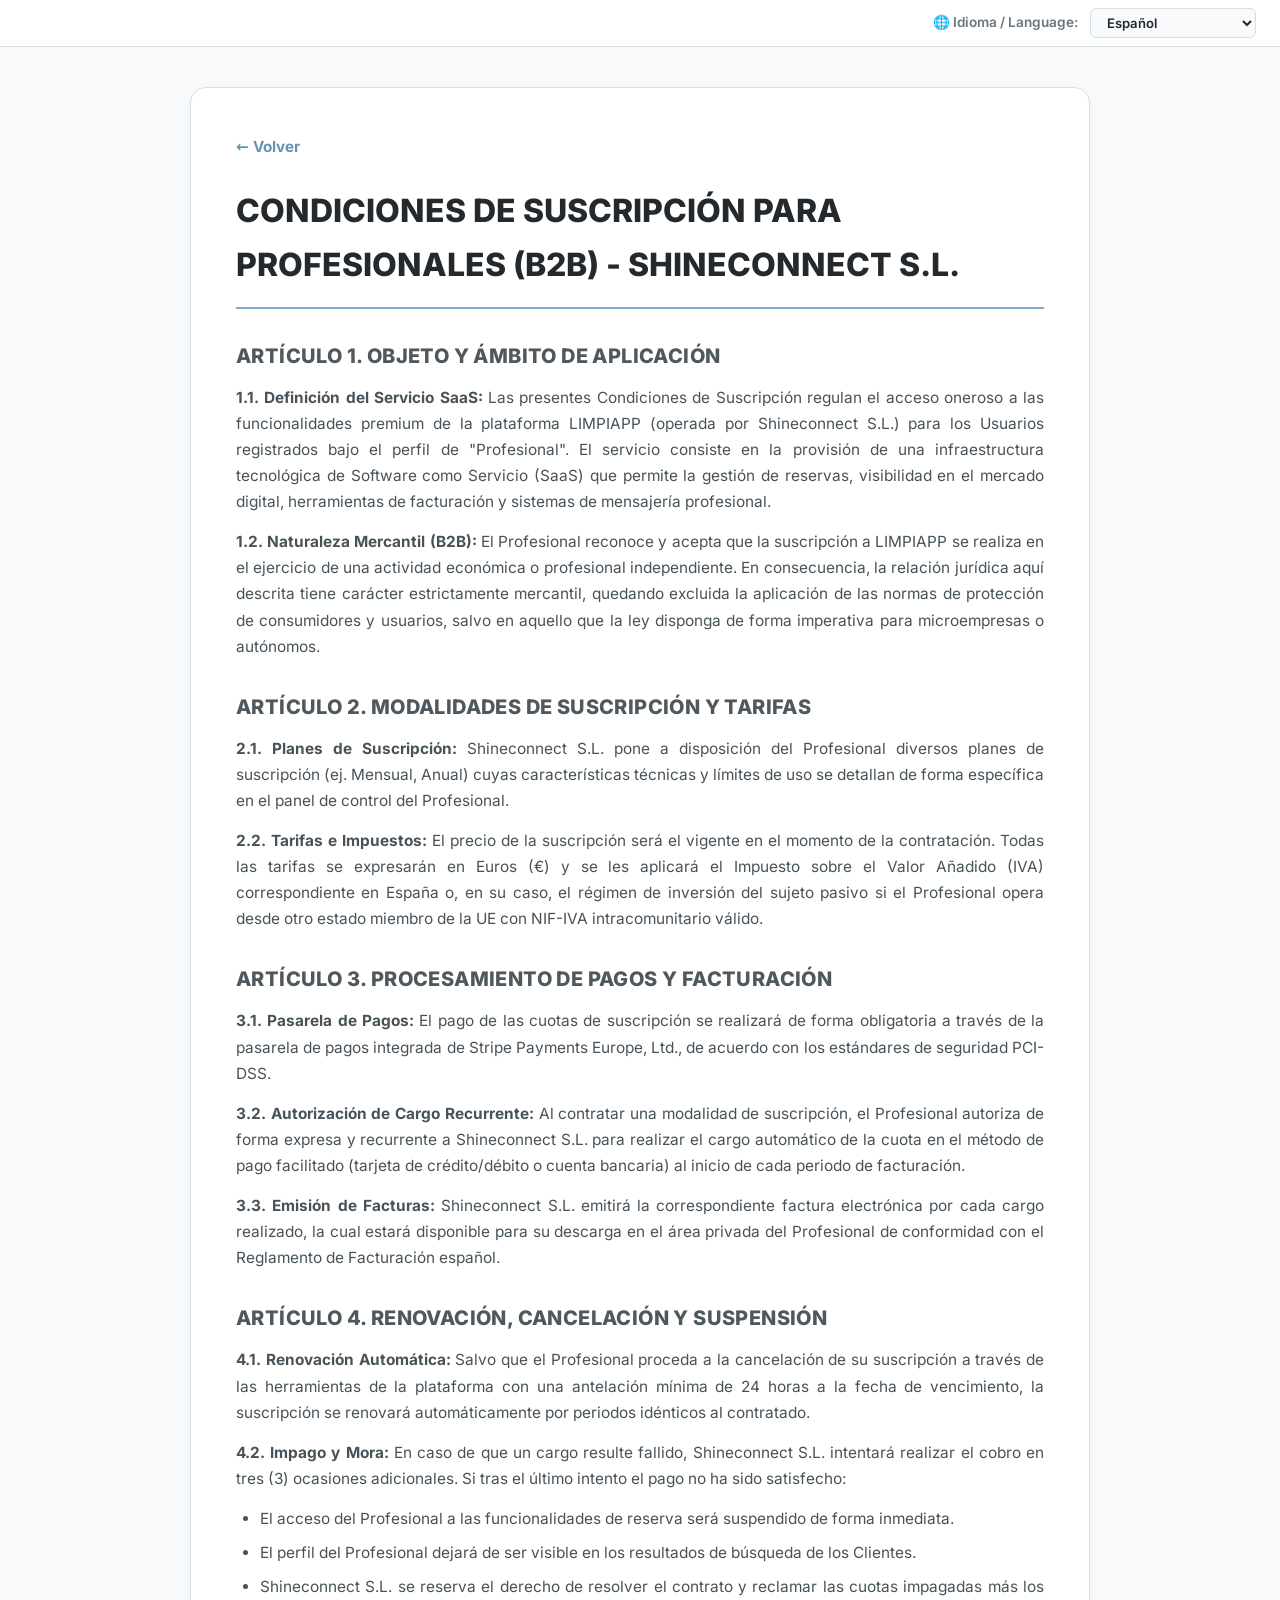
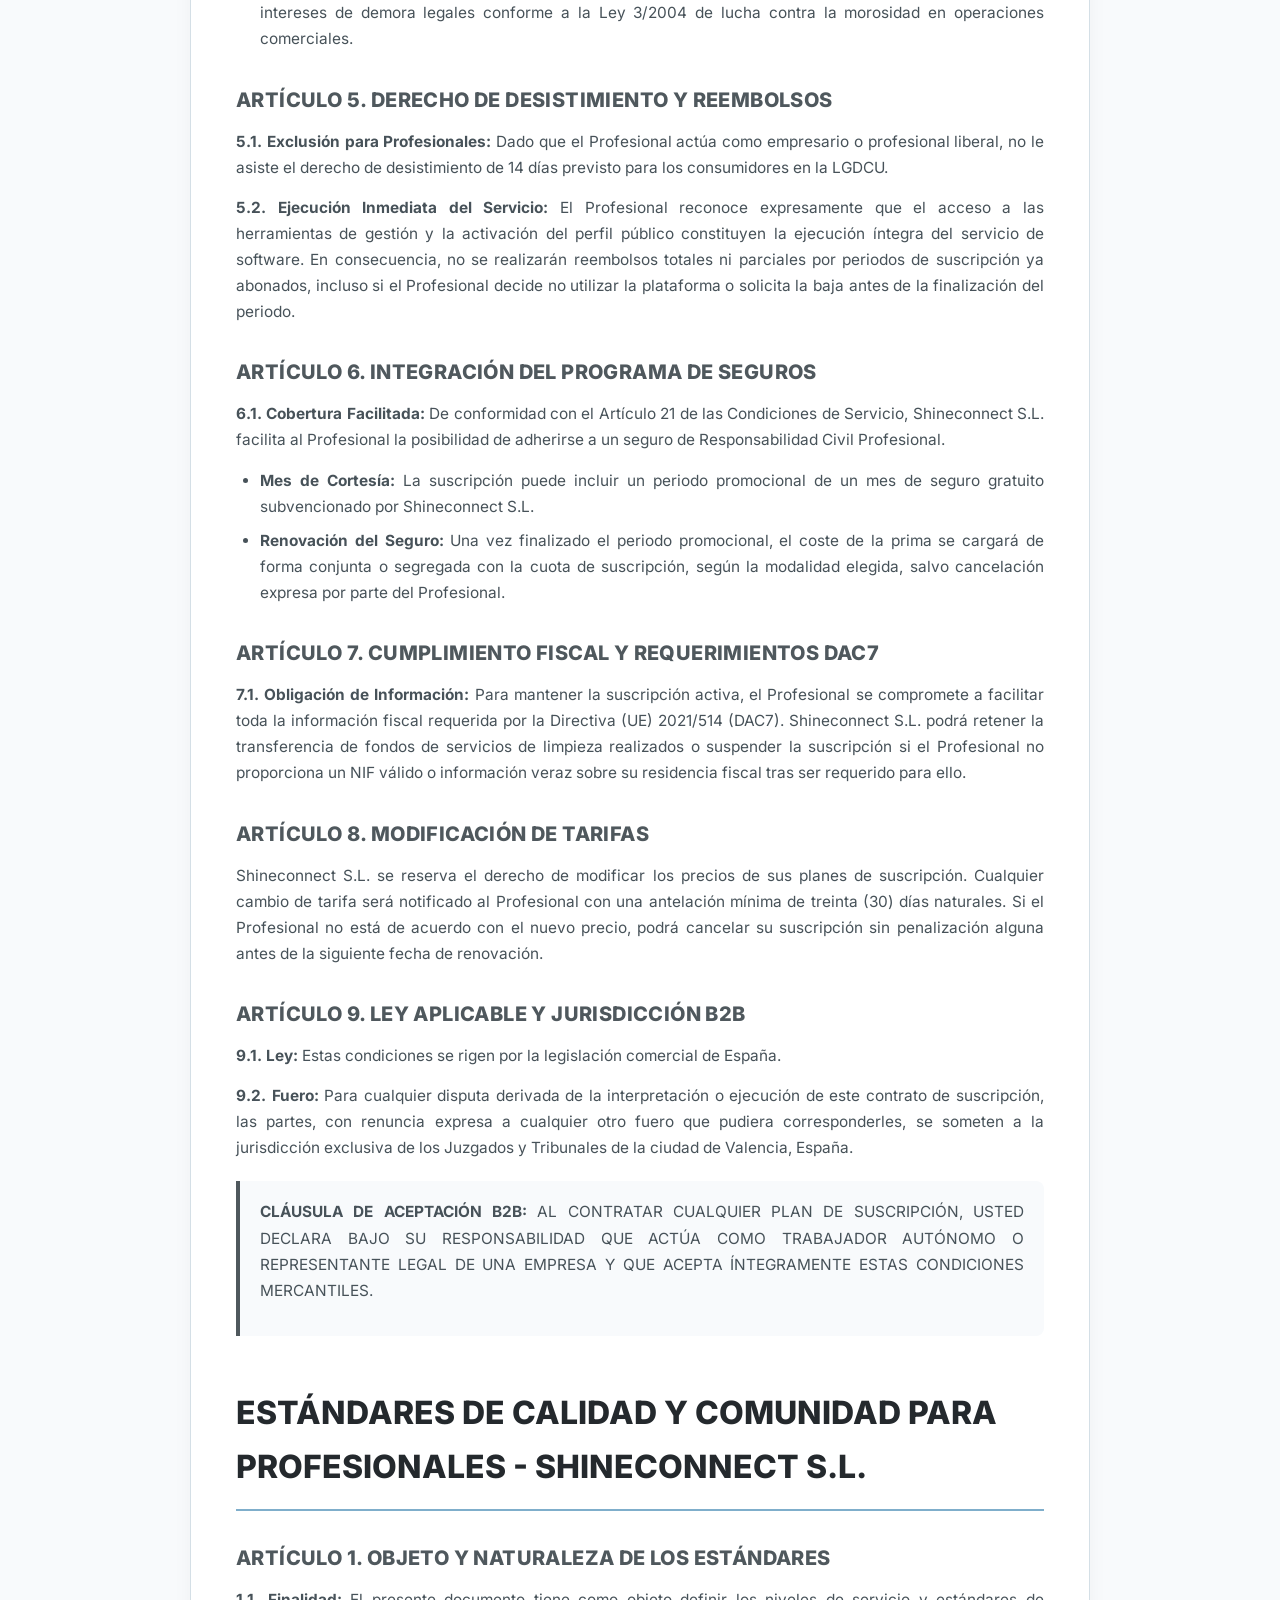
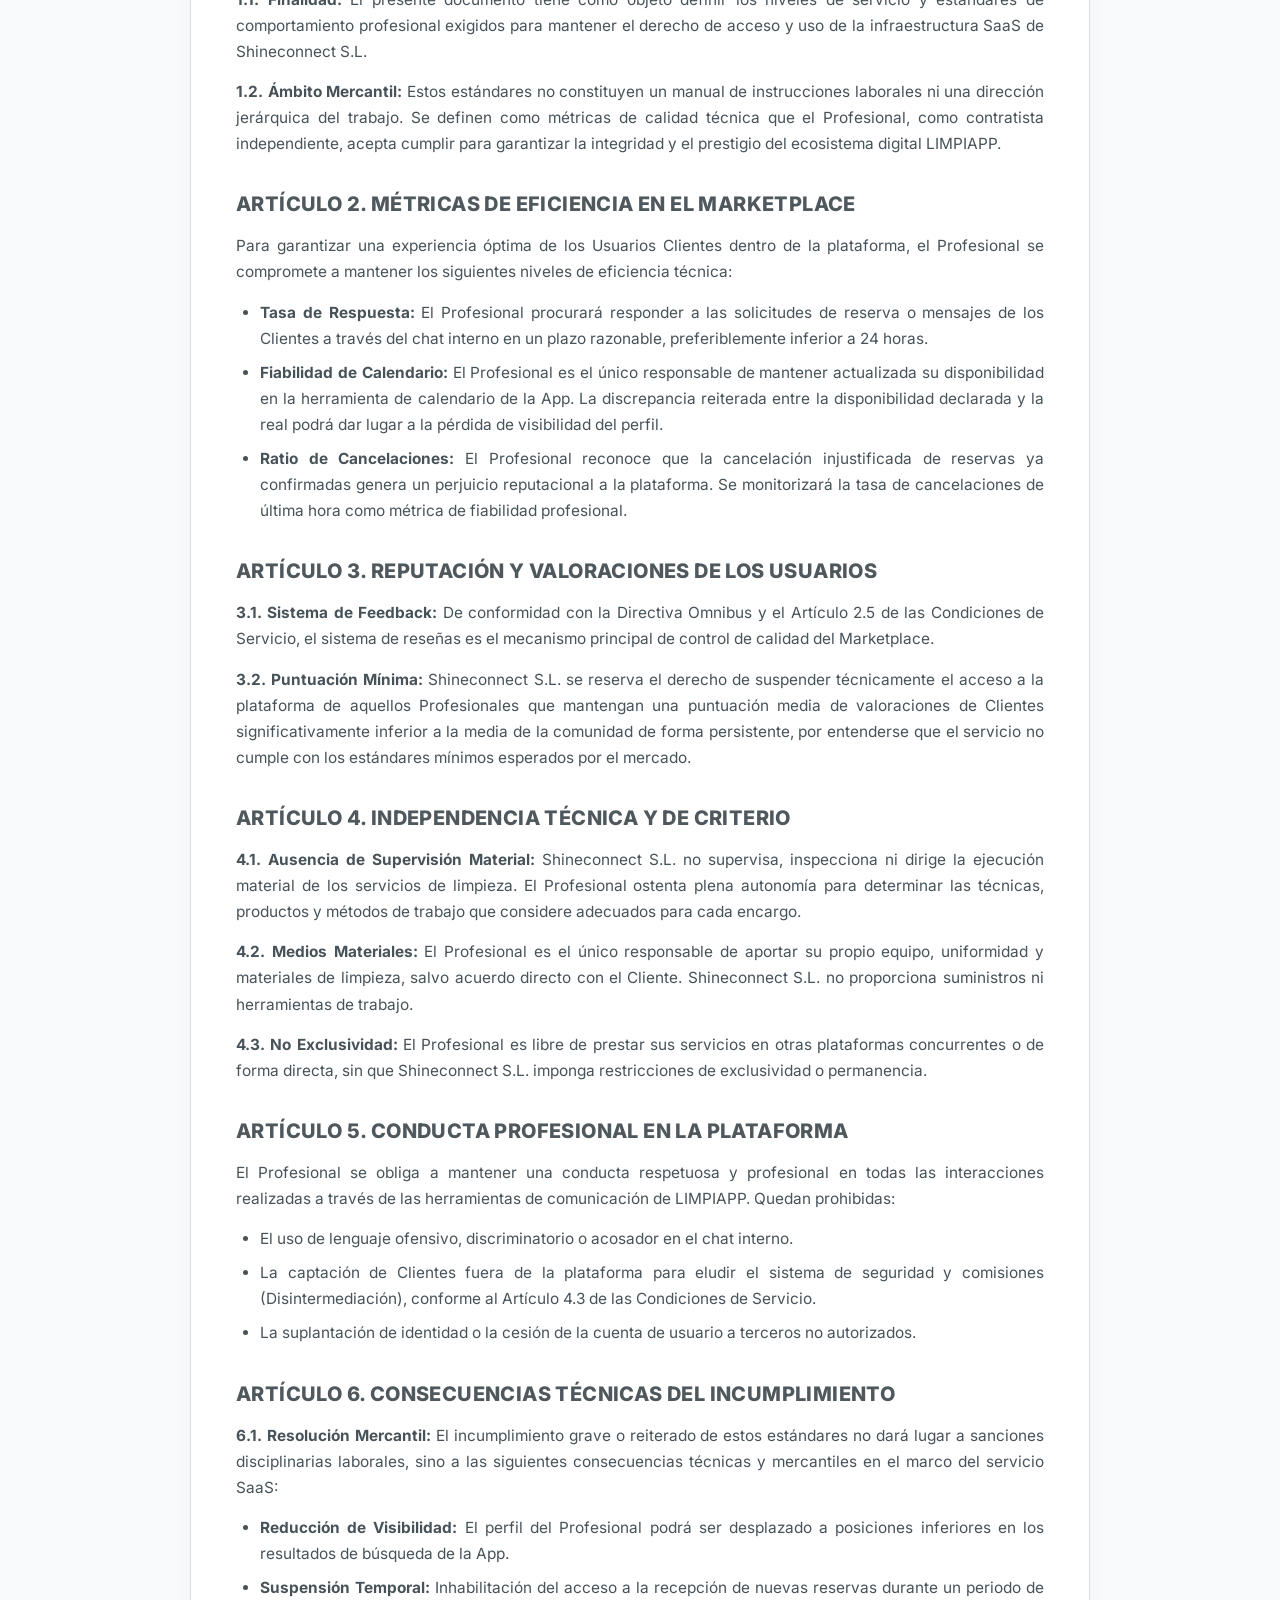
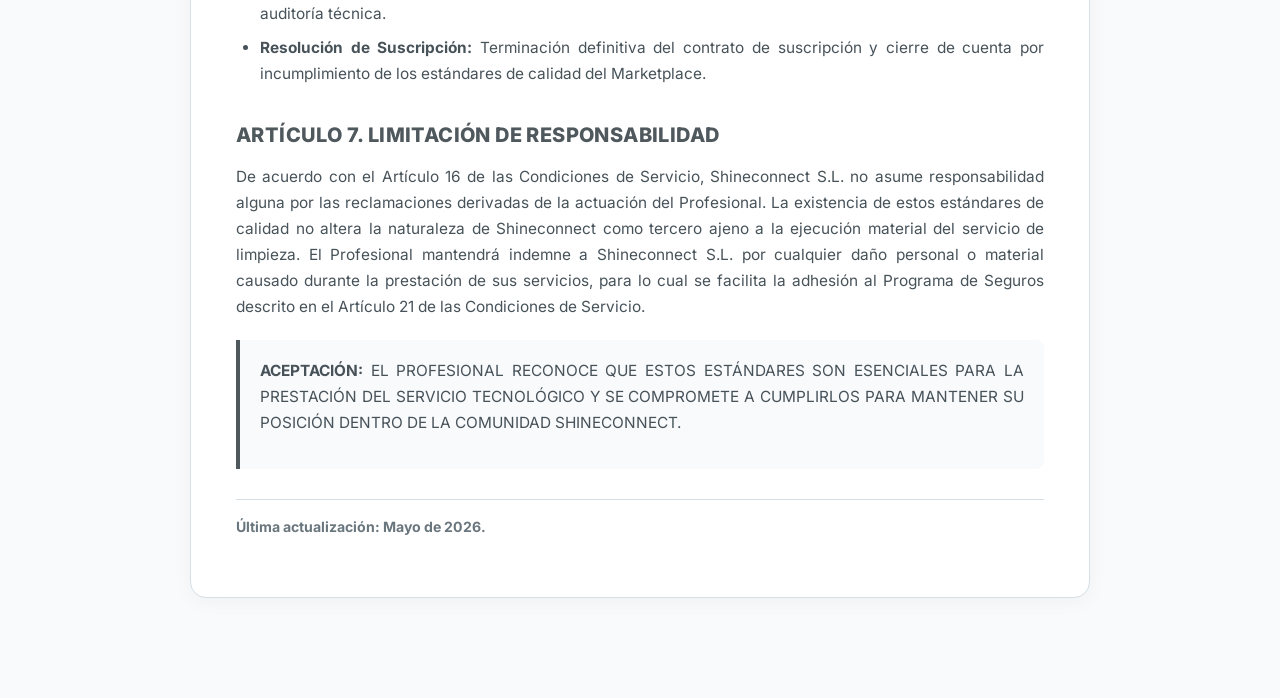
<file: condiciones-profesionales.html>
<!DOCTYPE html>
<html lang="es">
<head>
  <meta charset="UTF-8">
  <meta name="viewport" content="width=device-width, initial-scale=1.0">
  <title>Condiciones de Suscripción y Estándares B2B | LIMPIAPP</title>
  <meta name="theme-color" content="#4f585d">
  <link rel="stylesheet" href="/fonts/inter.css">
<link rel="icon" href="/favicon.ico" sizes="any">
<link rel="icon" type="image/png" sizes="32x32" href="/icons/favicon-32.png">
<link rel="apple-touch-icon" href="/icons/apple-touch-icon.png">
<link rel="manifest" href="/manifest.json">

  <style>
    :root {
      --color-logo-blue: #7faecb;
      --color-logo-blue-dark: #6294b4;
      --color-logo-charcoal: #4f585d;
      --color-slate-dark: #24292d;
      --color-slate-medium: #475259;
      --color-slate-muted: #6a767e;
      --color-slate-border: #d4dfe6;
      --color-bg-page: #f8fafc;
    }

    /* Ocultar barra superior invasiva de Google Translate */
    .goog-te-banner-frame.skiptranslate, .goog-te-banner-frame { display: none !important; }
    body > .skiptranslate { display: none !important; }
    body { top: 0px !important; }
    #goog-gt-tt, .goog-te-balloon-frame { display: none !important; }
    .goog-text-highlight { background-color: transparent !important; box-shadow: none !important; }

    * { box-sizing: border-box; margin: 0; padding: 0; font-family: 'Inter', system-ui, sans-serif; }
    body { background-color: var(--color-bg-page); color: var(--color-slate-dark); line-height: 1.7; padding-bottom: 60px; }
    .top-bar { background: #fff; border-bottom: 1px solid var(--color-slate-border); padding: 8px 24px; display: flex; justify-content: flex-end; align-items: center; gap: 12px; font-size: 0.85rem; }
    .lang-select { padding: 5px 12px; border-radius: 6px; border: 1px solid var(--color-slate-border); font-size: 0.82rem; background: var(--color-bg-page); font-weight: 600; cursor: pointer; color: var(--color-slate-dark); }
    .container { max-width: 900px; margin: 40px auto; background: #fff; padding: 45px; border-radius: 16px; border: 1.5px solid var(--color-slate-border); box-shadow: 0 4px 20px rgba(0,0,0,0.04); }
    .back-btn { display: inline-block; color: var(--color-logo-blue-dark); text-decoration: none; font-weight: 700; margin-bottom: 24px; font-size: 0.95rem; }
    h1 { font-size: 2rem; color: var(--color-slate-dark); margin-bottom: 20px; font-weight: 800; border-bottom: 2px solid var(--color-logo-blue); padding-bottom: 14px; }
    h2 { font-size: 1.25rem; color: var(--color-logo-charcoal); margin: 30px 0 12px; font-weight: 800; text-transform: uppercase; letter-spacing: 0.02em; }
    p, li { color: var(--color-slate-medium); font-size: 0.96rem; margin-bottom: 14px; text-align: justify; }
    ul { padding-left: 24px; margin-bottom: 16px; }
    li { margin-bottom: 8px; }
    .highlight-box { background: #f8fafc; border-left: 4px solid var(--color-logo-charcoal); padding: 18px 20px; margin: 20px 0; border-radius: 0 8px 8px 0; }
    .meta-date { font-weight: 700; color: var(--color-slate-muted); font-size: 0.88rem; margin-top: 30px; border-top: 1px solid var(--color-slate-border); padding-top: 15px; }

    /* RESPONSIVE MÓVIL (ANDROID E IPHONE) */
    @media (max-width: 768px) {
      .top-bar { justify-content: center; padding: 8px 14px; gap: 8px; }
      .lang-select { font-size: 16px; max-width: 180px; }
      .container { margin: 20px 12px; padding: 26px 20px; }
      h1 { font-size: 1.55rem; }
      h2 { font-size: 1.1rem; }
    }
  </style>
</head>
<body>

  <div class="top-bar">
    <span style="color: var(--color-slate-muted); font-weight: 600;">🌐 Idioma / Language:</span>
    <select class="lang-select" id="langSelect">
      <optgroup label="Lenguas de España">
        <option value="es">Español</option>
        <option value="ca">Valencià / Català</option>
        <option value="gl">Galego</option>
        <option value="eu">Euskara</option>
      </optgroup>
      <optgroup label="Unión Europea">
        <option value="en">English</option>
        <option value="fr">Français</option>
        <option value="de">Deutsch</option>
        <option value="it">Italiano</option>
        <option value="pt">Português</option>
      </optgroup>
    </select>
  </div>

  <div class="container">
    <a href="index.html" class="back-btn" id="linkVolver">← Volver</a>
    <h1>CONDICIONES DE SUSCRIPCIÓN PARA PROFESIONALES (B2B) - SHINECONNECT S.L.</h1>

    <h2>ARTÍCULO 1. OBJETO Y ÁMBITO DE APLICACIÓN</h2>
    <p><strong>1.1. Definición del Servicio SaaS:</strong> Las presentes Condiciones de Suscripción regulan el acceso oneroso a las funcionalidades premium de la plataforma LIMPIAPP (operada por Shineconnect S.L.) para los Usuarios registrados bajo el perfil de "Profesional". El servicio consiste en la provisión de una infraestructura tecnológica de Software como Servicio (SaaS) que permite la gestión de reservas, visibilidad en el mercado digital, herramientas de facturación y sistemas de mensajería profesional.</p>
    <p><strong>1.2. Naturaleza Mercantil (B2B):</strong> El Profesional reconoce y acepta que la suscripción a LIMPIAPP se realiza en el ejercicio de una actividad económica o profesional independiente. En consecuencia, la relación jurídica aquí descrita tiene carácter estrictamente mercantil, quedando excluida la aplicación de las normas de protección de consumidores y usuarios, salvo en aquello que la ley disponga de forma imperativa para microempresas o autónomos.</p>

    <h2>ARTÍCULO 2. MODALIDADES DE SUSCRIPCIÓN Y TARIFAS</h2>
    <p><strong>2.1. Planes de Suscripción:</strong> Shineconnect S.L. pone a disposición del Profesional diversos planes de suscripción (ej. Mensual, Anual) cuyas características técnicas y límites de uso se detallan de forma específica en el panel de control del Profesional.</p>
    <p><strong>2.2. Tarifas e Impuestos:</strong> El precio de la suscripción será el vigente en el momento de la contratación. Todas las tarifas se expresarán en Euros (€) y se les aplicará el Impuesto sobre el Valor Añadido (IVA) correspondiente en España o, en su caso, el régimen de inversión del sujeto pasivo si el Profesional opera desde otro estado miembro de la UE con NIF-IVA intracomunitario válido.</p>

    <h2>ARTÍCULO 3. PROCESAMIENTO DE PAGOS Y FACTURACIÓN</h2>
    <p><strong>3.1. Pasarela de Pagos:</strong> El pago de las cuotas de suscripción se realizará de forma obligatoria a través de la pasarela de pagos integrada de Stripe Payments Europe, Ltd., de acuerdo con los estándares de seguridad PCI-DSS.</p>
    <p><strong>3.2. Autorización de Cargo Recurrente:</strong> Al contratar una modalidad de suscripción, el Profesional autoriza de forma expresa y recurrente a Shineconnect S.L. para realizar el cargo automático de la cuota en el método de pago facilitado (tarjeta de crédito/débito o cuenta bancaria) al inicio de cada periodo de facturación.</p>
    <p><strong>3.3. Emisión de Facturas:</strong> Shineconnect S.L. emitirá la correspondiente factura electrónica por cada cargo realizado, la cual estará disponible para su descarga en el área privada del Profesional de conformidad con el Reglamento de Facturación español.</p>

    <h2>ARTÍCULO 4. RENOVACIÓN, CANCELACIÓN Y SUSPENSIÓN</h2>
    <p><strong>4.1. Renovación Automática:</strong> Salvo que el Profesional proceda a la cancelación de su suscripción a través de las herramientas de la plataforma con una antelación mínima de 24 horas a la fecha de vencimiento, la suscripción se renovará automáticamente por periodos idénticos al contratado.</p>
    <p><strong>4.2. Impago y Mora:</strong> En caso de que un cargo resulte fallido, Shineconnect S.L. intentará realizar el cobro en tres (3) ocasiones adicionales. Si tras el último intento el pago no ha sido satisfecho:</p>
    <ul>
      <li>El acceso del Profesional a las funcionalidades de reserva será suspendido de forma inmediata.</li>
      <li>El perfil del Profesional dejará de ser visible en los resultados de búsqueda de los Clientes.</li>
      <li>Shineconnect S.L. se reserva el derecho de resolver el contrato y reclamar las cuotas impagadas más los intereses de demora legales conforme a la Ley 3/2004 de lucha contra la morosidad en operaciones comerciales.</li>
    </ul>

    <h2>ARTÍCULO 5. DERECHO DE DESISTIMIENTO Y REEMBOLSOS</h2>
    <p><strong>5.1. Exclusión para Profesionales:</strong> Dado que el Profesional actúa como empresario o profesional liberal, no le asiste el derecho de desistimiento de 14 días previsto para los consumidores en la LGDCU.</p>
    <p><strong>5.2. Ejecución Inmediata del Servicio:</strong> El Profesional reconoce expresamente que el acceso a las herramientas de gestión y la activación del perfil público constituyen la ejecución íntegra del servicio de software. En consecuencia, no se realizarán reembolsos totales ni parciales por periodos de suscripción ya abonados, incluso si el Profesional decide no utilizar la plataforma o solicita la baja antes de la finalización del periodo.</p>

    <h2>ARTÍCULO 6. INTEGRACIÓN DEL PROGRAMA DE SEGUROS</h2>
    <p><strong>6.1. Cobertura Facilitada:</strong> De conformidad con el Artículo 21 de las Condiciones de Servicio, Shineconnect S.L. facilita al Profesional la posibilidad de adherirse a un seguro de Responsabilidad Civil Profesional.</p>
    <ul>
      <li><strong>Mes de Cortesía:</strong> La suscripción puede incluir un periodo promocional de un mes de seguro gratuito subvencionado por Shineconnect S.L.</li>
      <li><strong>Renovación del Seguro:</strong> Una vez finalizado el periodo promocional, el coste de la prima se cargará de forma conjunta o segregada con la cuota de suscripción, según la modalidad elegida, salvo cancelación expresa por parte del Profesional.</li>
    </ul>

    <h2>ARTÍCULO 7. CUMPLIMIENTO FISCAL Y REQUERIMIENTOS DAC7</h2>
    <p><strong>7.1. Obligación de Información:</strong> Para mantener la suscripción activa, el Profesional se compromete a facilitar toda la información fiscal requerida por la Directiva (UE) 2021/514 (DAC7). Shineconnect S.L. podrá retener la transferencia de fondos de servicios de limpieza realizados o suspender la suscripción si el Profesional no proporciona un NIF válido o información veraz sobre su residencia fiscal tras ser requerido para ello.</p>

    <h2>ARTÍCULO 8. MODIFICACIÓN DE TARIFAS</h2>
    <p>Shineconnect S.L. se reserva el derecho de modificar los precios de sus planes de suscripción. Cualquier cambio de tarifa será notificado al Profesional con una antelación mínima de treinta (30) días naturales. Si el Profesional no está de acuerdo con el nuevo precio, podrá cancelar su suscripción sin penalización alguna antes de la siguiente fecha de renovación.</p>

    <h2>ARTÍCULO 9. LEY APLICABLE Y JURISDICCIÓN B2B</h2>
    <p><strong>9.1. Ley:</strong> Estas condiciones se rigen por la legislación comercial de España.</p>
    <p><strong>9.2. Fuero:</strong> Para cualquier disputa derivada de la interpretación o ejecución de este contrato de suscripción, las partes, con renuncia expresa a cualquier otro fuero que pudiera corresponderles, se someten a la jurisdicción exclusiva de los Juzgados y Tribunales de la ciudad de Valencia, España.</p>

    <div class="highlight-box">
      <p><strong>CLÁUSULA DE ACEPTACIÓN B2B:</strong> AL CONTRATAR CUALQUIER PLAN DE SUSCRIPCIÓN, USTED DECLARA BAJO SU RESPONSABILIDAD QUE ACTÚA COMO TRABAJADOR AUTÓNOMO O REPRESENTANTE LEGAL DE UNA EMPRESA Y QUE ACEPTA ÍNTEGRAMENTE ESTAS CONDICIONES MERCANTILES.</p>
    </div>

    <h1 style="margin-top: 50px;">ESTÁNDARES DE CALIDAD Y COMUNIDAD PARA PROFESIONALES - SHINECONNECT S.L.</h1>

    <h2>ARTÍCULO 1. OBJETO Y NATURALEZA DE LOS ESTÁNDARES</h2>
    <p><strong>1.1. Finalidad:</strong> El presente documento tiene como objeto definir los niveles de servicio y estándares de comportamiento profesional exigidos para mantener el derecho de acceso y uso de la infraestructura SaaS de Shineconnect S.L.</p>
    <p><strong>1.2. Ámbito Mercantil:</strong> Estos estándares no constituyen un manual de instrucciones laborales ni una dirección jerárquica del trabajo. Se definen como métricas de calidad técnica que el Profesional, como contratista independiente, acepta cumplir para garantizar la integridad y el prestigio del ecosistema digital LIMPIAPP.</p>

    <h2>ARTÍCULO 2. MÉTRICAS DE EFICIENCIA EN EL MARKETPLACE</h2>
    <p>Para garantizar una experiencia óptima de los Usuarios Clientes dentro de la plataforma, el Profesional se compromete a mantener los siguientes niveles de eficiencia técnica:</p>
    <ul>
      <li><strong>Tasa de Respuesta:</strong> El Profesional procurará responder a las solicitudes de reserva o mensajes de los Clientes a través del chat interno en un plazo razonable, preferiblemente inferior a 24 horas.</li>
      <li><strong>Fiabilidad de Calendario:</strong> El Profesional es el único responsable de mantener actualizada su disponibilidad en la herramienta de calendario de la App. La discrepancia reiterada entre la disponibilidad declarada y la real podrá dar lugar a la pérdida de visibilidad del perfil.</li>
      <li><strong>Ratio de Cancelaciones:</strong> El Profesional reconoce que la cancelación injustificada de reservas ya confirmadas genera un perjuicio reputacional a la plataforma. Se monitorizará la tasa de cancelaciones de última hora como métrica de fiabilidad profesional.</li>
    </ul>

    <h2>ARTÍCULO 3. REPUTACIÓN Y VALORACIONES DE LOS USUARIOS</h2>
    <p><strong>3.1. Sistema de Feedback:</strong> De conformidad con la Directiva Omnibus y el Artículo 2.5 de las Condiciones de Servicio, el sistema de reseñas es el mecanismo principal de control de calidad del Marketplace.</p>
    <p><strong>3.2. Puntuación Mínima:</strong> Shineconnect S.L. se reserva el derecho de suspender técnicamente el acceso a la plataforma de aquellos Profesionales que mantengan una puntuación media de valoraciones de Clientes significativamente inferior a la media de la comunidad de forma persistente, por entenderse que el servicio no cumple con los estándares mínimos esperados por el mercado.</p>

    <h2>ARTÍCULO 4. INDEPENDENCIA TÉCNICA Y DE CRITERIO</h2>
    <p><strong>4.1. Ausencia de Supervisión Material:</strong> Shineconnect S.L. no supervisa, inspecciona ni dirige la ejecución material de los servicios de limpieza. El Profesional ostenta plena autonomía para determinar las técnicas, productos y métodos de trabajo que considere adecuados para cada encargo.</p>
    <p><strong>4.2. Medios Materiales:</strong> El Profesional es el único responsable de aportar su propio equipo, uniformidad y materiales de limpieza, salvo acuerdo directo con el Cliente. Shineconnect S.L. no proporciona suministros ni herramientas de trabajo.</p>
    <p><strong>4.3. No Exclusividad:</strong> El Profesional es libre de prestar sus servicios en otras plataformas concurrentes o de forma directa, sin que Shineconnect S.L. imponga restricciones de exclusividad o permanencia.</p>

    <h2>ARTÍCULO 5. CONDUCTA PROFESIONAL EN LA PLATAFORMA</h2>
    <p>El Profesional se obliga a mantener una conducta respetuosa y profesional en todas las interacciones realizadas a través de las herramientas de comunicación de LIMPIAPP. Quedan prohibidas:</p>
    <ul>
      <li>El uso de lenguaje ofensivo, discriminatorio o acosador en el chat interno.</li>
      <li>La captación de Clientes fuera de la plataforma para eludir el sistema de seguridad y comisiones (Disintermediación), conforme al Artículo 4.3 de las Condiciones de Servicio.</li>
      <li>La suplantación de identidad o la cesión de la cuenta de usuario a terceros no autorizados.</li>
    </ul>

    <h2>ARTÍCULO 6. CONSECUENCIAS TÉCNICAS DEL INCUMPLIMIENTO</h2>
    <p><strong>6.1. Resolución Mercantil:</strong> El incumplimiento grave o reiterado de estos estándares no dará lugar a sanciones disciplinarias laborales, sino a las siguientes consecuencias técnicas y mercantiles en el marco del servicio SaaS:</p>
    <ul>
      <li><strong>Reducción de Visibilidad:</strong> El perfil del Profesional podrá ser desplazado a posiciones inferiores en los resultados de búsqueda de la App.</li>
      <li><strong>Suspensión Temporal:</strong> Inhabilitación del acceso a la recepción de nuevas reservas durante un periodo de auditoría técnica.</li>
      <li><strong>Resolución de Suscripción:</strong> Terminación definitiva del contrato de suscripción y cierre de cuenta por incumplimiento de los estándares de calidad del Marketplace.</li>
    </ul>

    <h2>ARTÍCULO 7. LIMITACIÓN DE RESPONSABILIDAD</h2>
    <p>De acuerdo con el Artículo 16 de las Condiciones de Servicio, Shineconnect S.L. no asume responsabilidad alguna por las reclamaciones derivadas de la actuación del Profesional. La existencia de estos estándares de calidad no altera la naturaleza de Shineconnect como tercero ajeno a la ejecución material del servicio de limpieza. El Profesional mantendrá indemne a Shineconnect S.L. por cualquier daño personal o material causado durante la prestación de sus servicios, para lo cual se facilita la adhesión al Programa de Seguros descrito en el Artículo 21 de las Condiciones de Servicio.</p>

    <div class="highlight-box">
      <p><strong>ACEPTACIÓN:</strong> EL PROFESIONAL RECONOCE QUE ESTOS ESTÁNDARES SON ESENCIALES PARA LA PRESTACIÓN DEL SERVICIO TECNOLÓGICO Y SE COMPROMETE A CUMPLIRLOS PARA MANTENER SU POSICIÓN DENTRO DE LA COMUNIDAD SHINECONNECT.</p>
    </div>

    <p class="meta-date">Última actualización: Mayo de 2026.</p>
  </div>

  <!-- Contenedor oculto del traductor -->
  <div id="google_translate_element" style="display:none;"></div>

  <script>
    const urlParams = new URLSearchParams(window.location.search);
    const lang = urlParams.get('lang') || localStorage.getItem('limpiapp_lang') || 'es';
    document.documentElement.lang = lang;

    function purgarYFijarCookie(targetLang) {
      const cookieVal = (targetLang === 'es') ? '' : '/es/' + targetLang;
      const host = window.location.hostname;
      const parts = host.split('.');
      
      const dominios = ['', host, '.' + host];
      if (parts.length >= 2) {
        const rootDomain = '.' + parts.slice(-2).join('.');
        dominios.push(rootDomain);
      }

      dominios.forEach(d => {
        const domainStr = d ? '; domain=' + d : '';
        document.cookie = 'googtrans=; expires=Thu, 01 Jan 1970 00:00:00 UTC; path=/' + domainStr;
        document.cookie = 'googtrans=; expires=Thu, 01 Jan 1970 00:00:00 UTC; path=""' + domainStr;
      });

      if (cookieVal) {
        document.cookie = 'googtrans=' + cookieVal + '; path=/;';
        if (parts.length >= 2) {
          const rootDomain = '.' + parts.slice(-2).join('.');
          document.cookie = 'googtrans=' + cookieVal + '; path=/; domain=' + rootDomain + ';';
        }
      }
    }

    purgarYFijarCookie(lang);
    localStorage.setItem('limpiapp_lang', lang);
    localStorage.setItem('lang', lang);

    function googleTranslateElementInit() {
      new google.translate.TranslateElement({
        pageLanguage: 'es',
        autoDisplay: false
      }, 'google_translate_element');
    }

    document.addEventListener('DOMContentLoaded', function() {
      const sel = document.getElementById('langSelect');
      if (sel) {
        sel.value = lang;
        sel.onchange = function() {
          const nuevoIdioma = this.value;
          document.documentElement.lang = nuevoIdioma;
          purgarYFijarCookie(nuevoIdioma);
          localStorage.setItem('limpiapp_lang', nuevoIdioma);
          localStorage.setItem('lang', nuevoIdioma);
          
          const url = new URL(window.location.href);
          url.searchParams.set('lang', nuevoIdioma);
          window.location.href = url.toString();
        };
      }

      const btnVolver = document.getElementById('linkVolver');
      if (btnVolver) {
        btnVolver.onclick = function(e) {
          e.preventDefault();
          const idiomaActivo = localStorage.getItem('limpiapp_lang') || lang;
          window.location.href = 'index.html?lang=' + encodeURIComponent(idiomaActivo);
        };
      }

      if (lang !== 'es') {
        let intentos = 0;
        const checkCombo = setInterval(function() {
          intentos++;
          const combo = document.querySelector('.goog-te-combo');
          if (combo) {
            clearInterval(checkCombo);
            if (combo.value !== lang) {
              combo.value = lang;
              combo.dispatchEvent(new Event('change'));
            }
          }
          if (intentos > 30) clearInterval(checkCombo);
        }, 100);
      }
    });
  </script>
  <script src="https://translate.google.com/translate_a/element.js?cb=googleTranslateElementInit"></script>
</body>
</html>
</file>
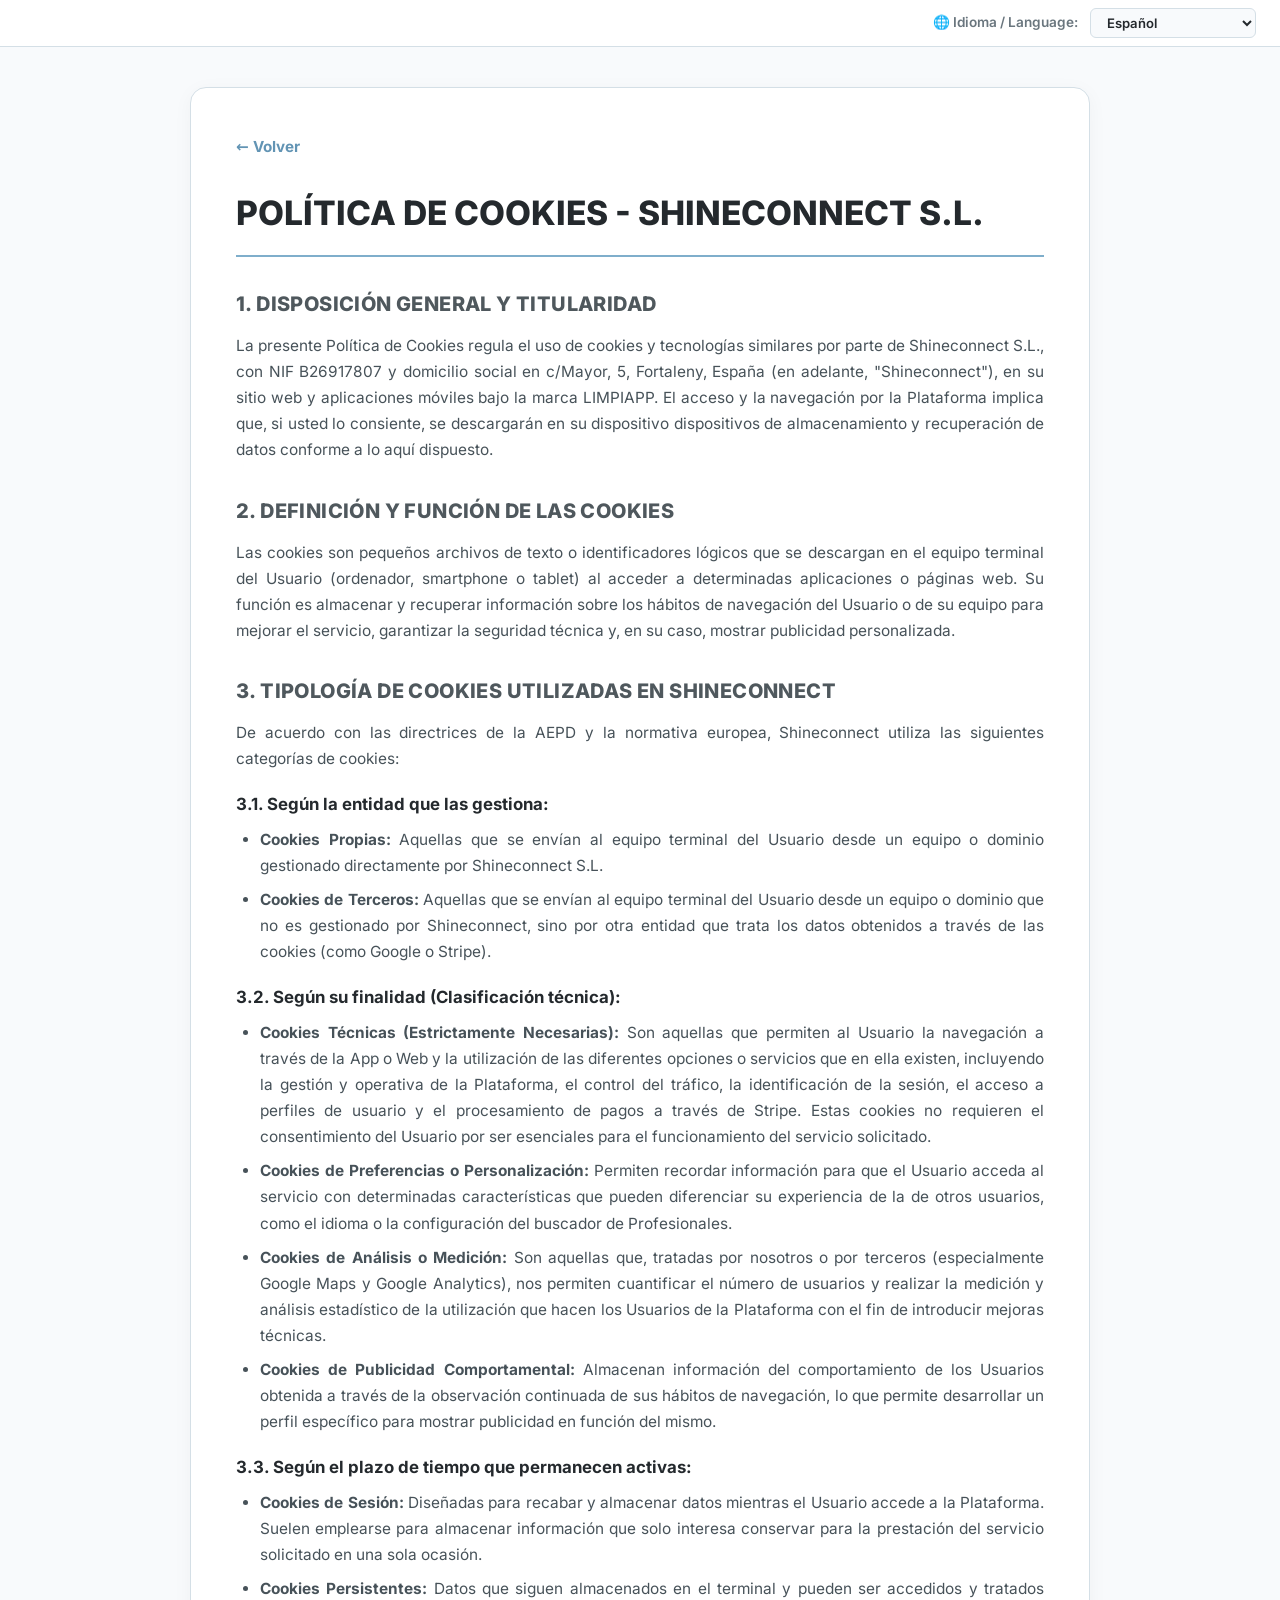
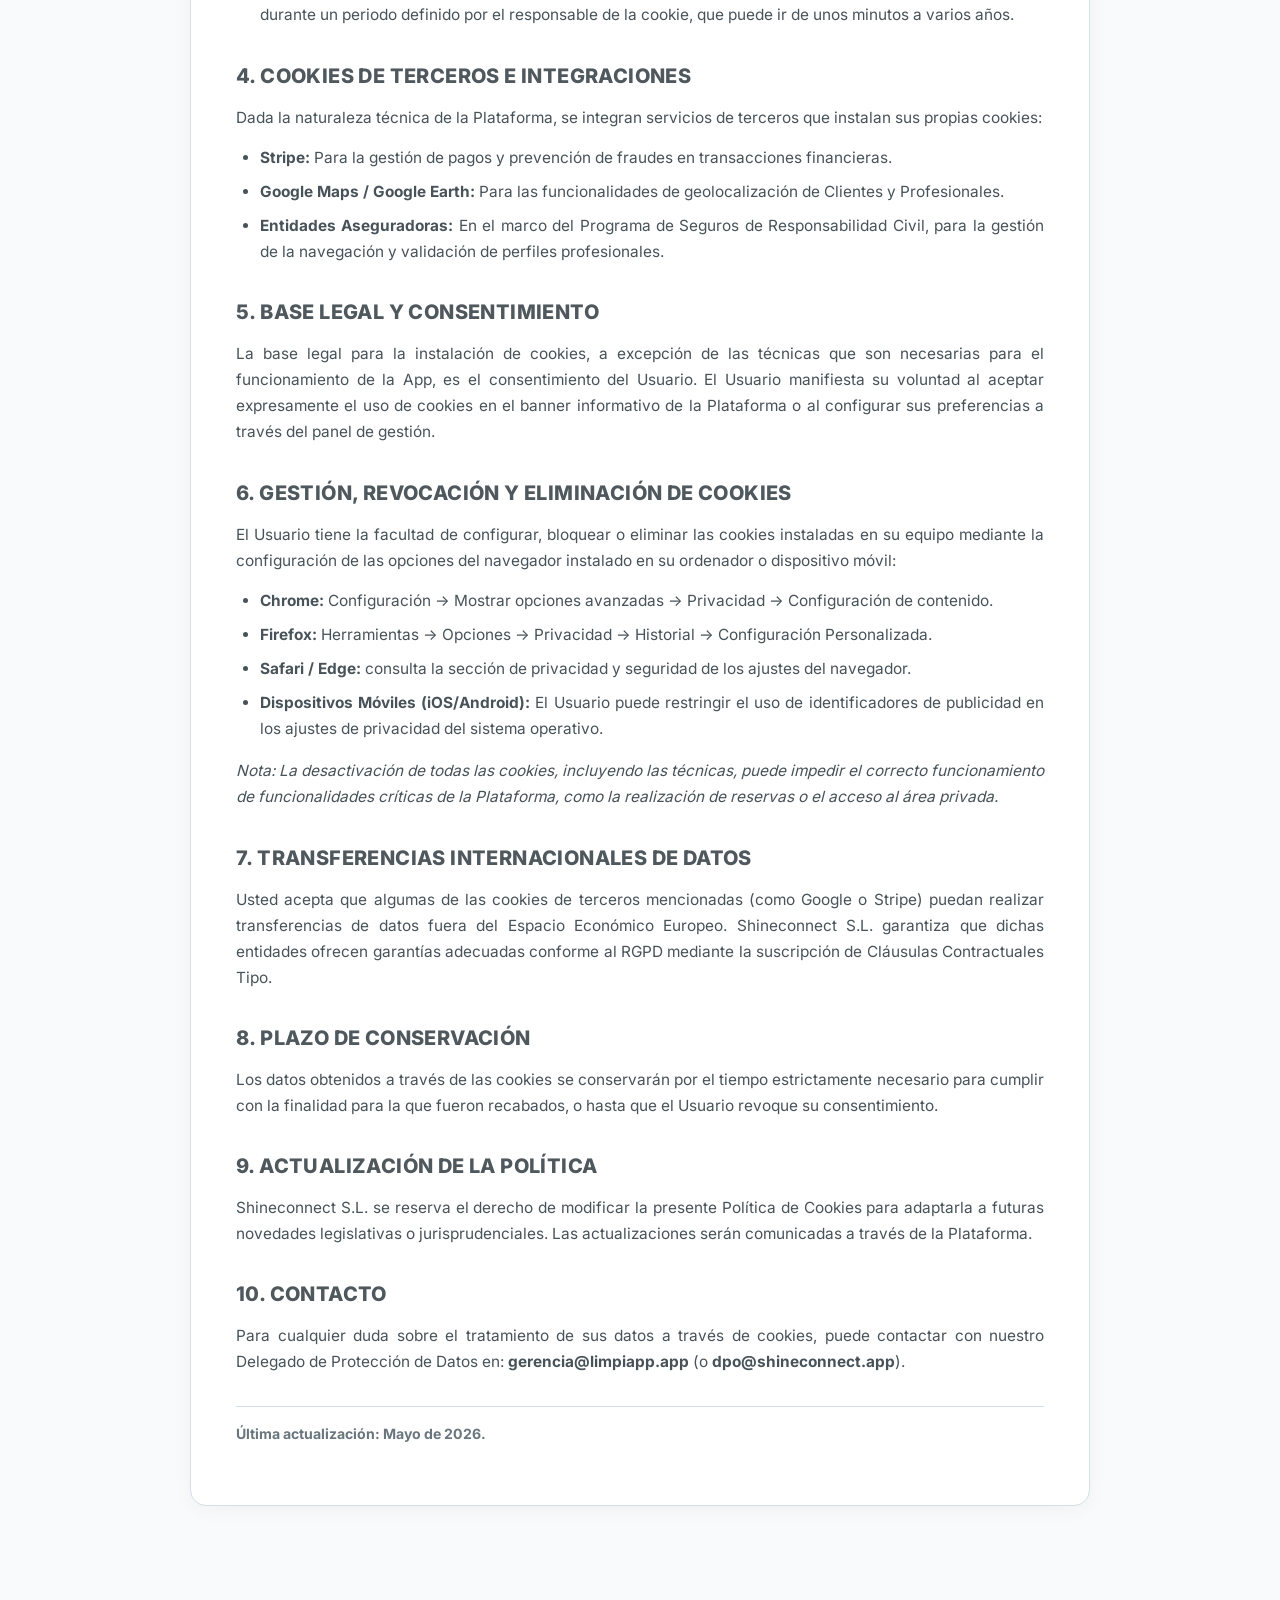
<file: cookies.html>
<!DOCTYPE html>
<html lang="es">
<head>
  <meta charset="UTF-8">
  <meta name="viewport" content="width=device-width, initial-scale=1.0">
  <title>Política de Cookies | LIMPIAPP</title>
  <meta name="theme-color" content="#4f585d">
  <link rel="stylesheet" href="/fonts/inter.css">
<link rel="icon" href="/favicon.ico" sizes="any">
<link rel="icon" type="image/png" sizes="32x32" href="/icons/favicon-32.png">
<link rel="apple-touch-icon" href="/icons/apple-touch-icon.png">
<link rel="manifest" href="/manifest.json">
  <style>
    :root {
      --color-logo-blue: #7faecb;
      --color-logo-blue-dark: #6294b4;
      --color-logo-charcoal: #4f585d;
      --color-slate-dark: #24292d;
      --color-slate-medium: #475259;
      --color-slate-muted: #6a767e;
      --color-slate-border: #d4dfe6;
      --color-bg-page: #f8fafc;
    }
    
    /* Ocultar barra invasiva superior de Google Translate */
    .goog-te-banner-frame.skiptranslate, .goog-te-banner-frame { display: none !important; }
    body { top: 0px !important; }
    #goog-gt-tt, .goog-te-balloon-frame { display: none !important; }
    .goog-text-highlight { background-color: transparent !important; box-shadow: none !important; }

    * { box-sizing: border-box; margin: 0; padding: 0; font-family: 'Inter', system-ui, sans-serif; }
    body { background-color: var(--color-bg-page); color: var(--color-slate-dark); line-height: 1.7; padding-bottom: 60px; }
    .top-bar { background: #fff; border-bottom: 1px solid var(--color-slate-border); padding: 8px 24px; display: flex; justify-content: flex-end; align-items: center; gap: 12px; font-size: 0.85rem; }
    .lang-select { padding: 5px 12px; border-radius: 6px; border: 1px solid var(--color-slate-border); font-size: 0.82rem; background: var(--color-bg-page); font-weight: 600; cursor: pointer; color: var(--color-slate-dark); }
    .container { max-width: 900px; margin: 40px auto; background: #fff; padding: 45px; border-radius: 16px; border: 1.5px solid var(--color-slate-border); box-shadow: 0 4px 20px rgba(0,0,0,0.04); }
    .back-btn { display: inline-block; color: var(--color-logo-blue-dark); text-decoration: none; font-weight: 700; margin-bottom: 24px; font-size: 0.95rem; }
    h1 { font-size: 2.1rem; color: var(--color-slate-dark); margin-bottom: 20px; font-weight: 800; border-bottom: 2px solid var(--color-logo-blue); padding-bottom: 14px; }
    h2 { font-size: 1.25rem; color: var(--color-logo-charcoal); margin: 30px 0 12px; font-weight: 800; text-transform: uppercase; letter-spacing: 0.02em; }
    h3 { font-size: 1.05rem; color: var(--color-slate-dark); margin: 18px 0 8px; font-weight: 700; }
    p, li { color: var(--color-slate-medium); font-size: 0.96rem; margin-bottom: 14px; text-align: justify; }
    ul { padding-left: 24px; margin-bottom: 16px; }
    li { margin-bottom: 8px; }
    .meta-date { font-weight: 700; color: var(--color-slate-muted); font-size: 0.88rem; margin-top: 30px; border-top: 1px solid var(--color-slate-border); padding-top: 15px; }
  </style>
</head>
<body>
  <div class="top-bar">
    <span style="color: var(--color-slate-muted); font-weight: 600;">🌐 Idioma / Language:</span>
    <select class="lang-select" id="langSelect">
      <optgroup label="Lenguas de España">
        <option value="es">Español</option>
        <option value="ca">Valencià / Català</option>
        <option value="gl">Galego</option>
        <option value="eu">Euskara</option>
      </optgroup>
      <optgroup label="Unión Europea">
        <option value="en">English</option>
        <option value="fr">Français</option>
        <option value="de">Deutsch</option>
        <option value="it">Italiano</option>
        <option value="pt">Português</option>
      </optgroup>
    </select>
  </div>

  <div class="container">
    <a href="index.html" class="back-btn" id="linkVolver">← Volver</a>
    <h1>POLÍTICA DE COOKIES - SHINECONNECT S.L.</h1>
    
    <h2>1. DISPOSICIÓN GENERAL Y TITULARIDAD</h2>
    <p>La presente Política de Cookies regula el uso de cookies y tecnologías similares por parte de Shineconnect S.L., con NIF B26917807 y domicilio social en c/Mayor, 5, Fortaleny, España (en adelante, "Shineconnect"), en su sitio web y aplicaciones móviles bajo la marca LIMPIAPP. El acceso y la navegación por la Plataforma implica que, si usted lo consiente, se descargarán en su dispositivo dispositivos de almacenamiento y recuperación de datos conforme a lo aquí dispuesto.</p>

    <h2>2. DEFINICIÓN Y FUNCIÓN DE LAS COOKIES</h2>
    <p>Las cookies son pequeños archivos de texto o identificadores lógicos que se descargan en el equipo terminal del Usuario (ordenador, smartphone o tablet) al acceder a determinadas aplicaciones o páginas web. Su función es almacenar y recuperar información sobre los hábitos de navegación del Usuario o de su equipo para mejorar el servicio, garantizar la seguridad técnica y, en su caso, mostrar publicidad personalizada.</p>

    <h2>3. TIPOLOGÍA DE COOKIES UTILIZADAS EN SHINECONNECT</h2>
    <p>De acuerdo con las directrices de la AEPD y la normativa europea, Shineconnect utiliza las siguientes categorías de cookies:</p>

    <h3>3.1. Según la entidad que las gestiona:</h3>
    <ul>
      <li><strong>Cookies Propias:</strong> Aquellas que se envían al equipo terminal del Usuario desde un equipo o dominio gestionado directamente por Shineconnect S.L.</li>
      <li><strong>Cookies de Terceros:</strong> Aquellas que se envían al equipo terminal del Usuario desde un equipo o dominio que no es gestionado por Shineconnect, sino por otra entidad que trata los datos obtenidos a través de las cookies (como Google o Stripe).</li>
    </ul>

    <h3>3.2. Según su finalidad (Clasificación técnica):</h3>
    <ul>
      <li><strong>Cookies Técnicas (Estrictamente Necesarias):</strong> Son aquellas que permiten al Usuario la navegación a través de la App o Web y la utilización de las diferentes opciones o servicios que en ella existen, incluyendo la gestión y operativa de la Plataforma, el control del tráfico, la identificación de la sesión, el acceso a perfiles de usuario y el procesamiento de pagos a través de Stripe. Estas cookies no requieren el consentimiento del Usuario por ser esenciales para el funcionamiento del servicio solicitado.</li>
      <li><strong>Cookies de Preferencias o Personalización:</strong> Permiten recordar información para que el Usuario acceda al servicio con determinadas características que pueden diferenciar su experiencia de la de otros usuarios, como el idioma o la configuración del buscador de Profesionales.</li>
      <li><strong>Cookies de Análisis o Medición:</strong> Son aquellas que, tratadas por nosotros o por terceros (especialmente Google Maps y Google Analytics), nos permiten cuantificar el número de usuarios y realizar la medición y análisis estadístico de la utilización que hacen los Usuarios de la Plataforma con el fin de introducir mejoras técnicas.</li>
      <li><strong>Cookies de Publicidad Comportamental:</strong> Almacenan información del comportamiento de los Usuarios obtenida a través de la observación continuada de sus hábitos de navegación, lo que permite desarrollar un perfil específico para mostrar publicidad en función del mismo.</li>
    </ul>

    <h3>3.3. Según el plazo de tiempo que permanecen activas:</h3>
    <ul>
      <li><strong>Cookies de Sesión:</strong> Diseñadas para recabar y almacenar datos mientras el Usuario accede a la Plataforma. Suelen emplearse para almacenar información que solo interesa conservar para la prestación del servicio solicitado en una sola ocasión.</li>
      <li><strong>Cookies Persistentes:</strong> Datos que siguen almacenados en el terminal y pueden ser accedidos y tratados durante un periodo definido por el responsable de la cookie, que puede ir de unos minutos a varios años.</li>
    </ul>

    <h2>4. COOKIES DE TERCEROS E INTEGRACIONES</h2>
    <p>Dada la naturaleza técnica de la Plataforma, se integran servicios de terceros que instalan sus propias cookies:</p>
    <ul>
      <li><strong>Stripe:</strong> Para la gestión de pagos y prevención de fraudes en transacciones financieras.</li>
      <li><strong>Google Maps / Google Earth:</strong> Para las funcionalidades de geolocalización de Clientes y Profesionales.</li>
      <li><strong>Entidades Aseguradoras:</strong> En el marco del Programa de Seguros de Responsabilidad Civil, para la gestión de la navegación y validación de perfiles profesionales.</li>
    </ul>

    <h2>5. BASE LEGAL Y CONSENTIMIENTO</h2>
    <p>La base legal para la instalación de cookies, a excepción de las técnicas que son necesarias para el funcionamiento de la App, es el consentimiento del Usuario. El Usuario manifiesta su voluntad al aceptar expresamente el uso de cookies en el banner informativo de la Plataforma o al configurar sus preferencias a través del panel de gestión.</p>

    <h2>6. GESTIÓN, REVOCACIÓN Y ELIMINACIÓN DE COOKIES</h2>
    <p>El Usuario tiene la facultad de configurar, bloquear o eliminar las cookies instaladas en su equipo mediante la configuración de las opciones del navegador instalado en su ordenador o dispositivo móvil:</p>
    <ul>
      <li><strong>Chrome:</strong> Configuración -&gt; Mostrar opciones avanzadas -&gt; Privacidad -&gt; Configuración de contenido.</li>
      <li><strong>Firefox:</strong> Herramientas -&gt; Opciones -&gt; Privacidad -&gt; Historial -&gt; Configuración Personalizada.</li>
      <li><strong>Safari / Edge:</strong> consulta la sección de privacidad y seguridad de los ajustes del navegador.</li>
      <li><strong>Dispositivos Móviles (iOS/Android):</strong> El Usuario puede restringir el uso de identificadores de publicidad en los ajustes de privacidad del sistema operativo.</li>
    </ul>
    <p><em>Nota: La desactivación de todas las cookies, incluyendo las técnicas, puede impedir el correcto funcionamiento de funcionalidades críticas de la Plataforma, como la realización de reservas o el acceso al área privada.</em></p>

    <h2>7. TRANSFERENCIAS INTERNACIONALES DE DATOS</h2>
    <p>Usted acepta que algumas de las cookies de terceros mencionadas (como Google o Stripe) puedan realizar transferencias de datos fuera del Espacio Económico Europeo. Shineconnect S.L. garantiza que dichas entidades ofrecen garantías adecuadas conforme al RGPD mediante la suscripción de Cláusulas Contractuales Tipo.</p>

    <h2>8. PLAZO DE CONSERVACIÓN</h2>
    <p>Los datos obtenidos a través de las cookies se conservarán por el tiempo estrictamente necesario para cumplir con la finalidad para la que fueron recabados, o hasta que el Usuario revoque su consentimiento.</p>

    <h2>9. ACTUALIZACIÓN DE LA POLÍTICA</h2>
    <p>Shineconnect S.L. se reserva el derecho de modificar la presente Política de Cookies para adaptarla a futuras novedades legislativas o jurisprudenciales. Las actualizaciones serán comunicadas a través de la Plataforma.</p>

    <h2>10. CONTACTO</h2>
    <p>Para cualquier duda sobre el tratamiento de sus datos a través de cookies, puede contactar con nuestro Delegado de Protección de Datos en: <strong>gerencia@limpiapp.app</strong> (o <strong>dpo@shineconnect.app</strong>).</p>

    <p class="meta-date">Última actualización: Mayo de 2026.</p>
  </div>

  <!-- Contenedor oculto del traductor -->
  <div id="google_translate_element" style="display:none;"></div>

  <script>
    const urlParams = new URLSearchParams(window.location.search);
    const lang = urlParams.get('lang') || localStorage.getItem('limpiapp_lang') || 'es';
    document.documentElement.lang = lang;

    function purgarYFijarCookie(targetLang) {
      const cookieVal = (targetLang === 'es') ? '' : '/es/' + targetLang;
      const host = window.location.hostname;
      const parts = host.split('.');
      
      const dominios = ['', host, '.' + host];
      if (parts.length >= 2) {
        const rootDomain = '.' + parts.slice(-2).join('.');
        dominios.push(rootDomain);
      }

      dominios.forEach(d => {
        const domainStr = d ? '; domain=' + d : '';
        document.cookie = 'googtrans=; expires=Thu, 01 Jan 1970 00:00:00 UTC; path=/' + domainStr;
        document.cookie = 'googtrans=; expires=Thu, 01 Jan 1970 00:00:00 UTC; path=""' + domainStr;
      });

      if (cookieVal) {
        document.cookie = 'googtrans=' + cookieVal + '; path=/;';
        if (parts.length >= 2) {
          const rootDomain = '.' + parts.slice(-2).join('.');
          document.cookie = 'googtrans=' + cookieVal + '; path=/; domain=' + rootDomain + ';';
        }
      }
    }

    purgarYFijarCookie(lang);
    localStorage.setItem('limpiapp_lang', lang);
    localStorage.setItem('lang', lang);

    function googleTranslateElementInit() {
      new google.translate.TranslateElement({
        pageLanguage: 'es',
        autoDisplay: false
      }, 'google_translate_element');
    }

    document.addEventListener('DOMContentLoaded', function() {
      const sel = document.getElementById('langSelect');
      if (sel) {
        sel.value = lang;
        sel.onchange = function() {
          const nuevoIdioma = this.value;
          document.documentElement.lang = nuevoIdioma;
          purgarYFijarCookie(nuevoIdioma);
          localStorage.setItem('limpiapp_lang', nuevoIdioma);
          localStorage.setItem('lang', nuevoIdioma);
          
          const url = new URL(window.location.href);
          url.searchParams.set('lang', nuevoIdioma);
          window.location.href = url.toString();
        };
      }

      const btnVolver = document.getElementById('linkVolver');
      if (btnVolver) {
        btnVolver.onclick = function(e) {
          e.preventDefault();
          const idiomaActivo = localStorage.getItem('limpiapp_lang') || lang;
          window.location.href = 'index.html?lang=' + encodeURIComponent(idiomaActivo);
        };
      }

      if (lang !== 'es') {
        let intentos = 0;
        const checkCombo = setInterval(function() {
          intentos++;
          const combo = document.querySelector('.goog-te-combo');
          if (combo) {
            clearInterval(checkCombo);
            if (combo.value !== lang) {
              combo.value = lang;
              combo.dispatchEvent(new Event('change'));
            }
          }
          if (intentos > 30) clearInterval(checkCombo);
        }, 100);
      }
    });
  </script>
  <script src="https://translate.google.com/translate_a/element.js?cb=googleTranslateElementInit"></script>
</body>
</html>
</file>
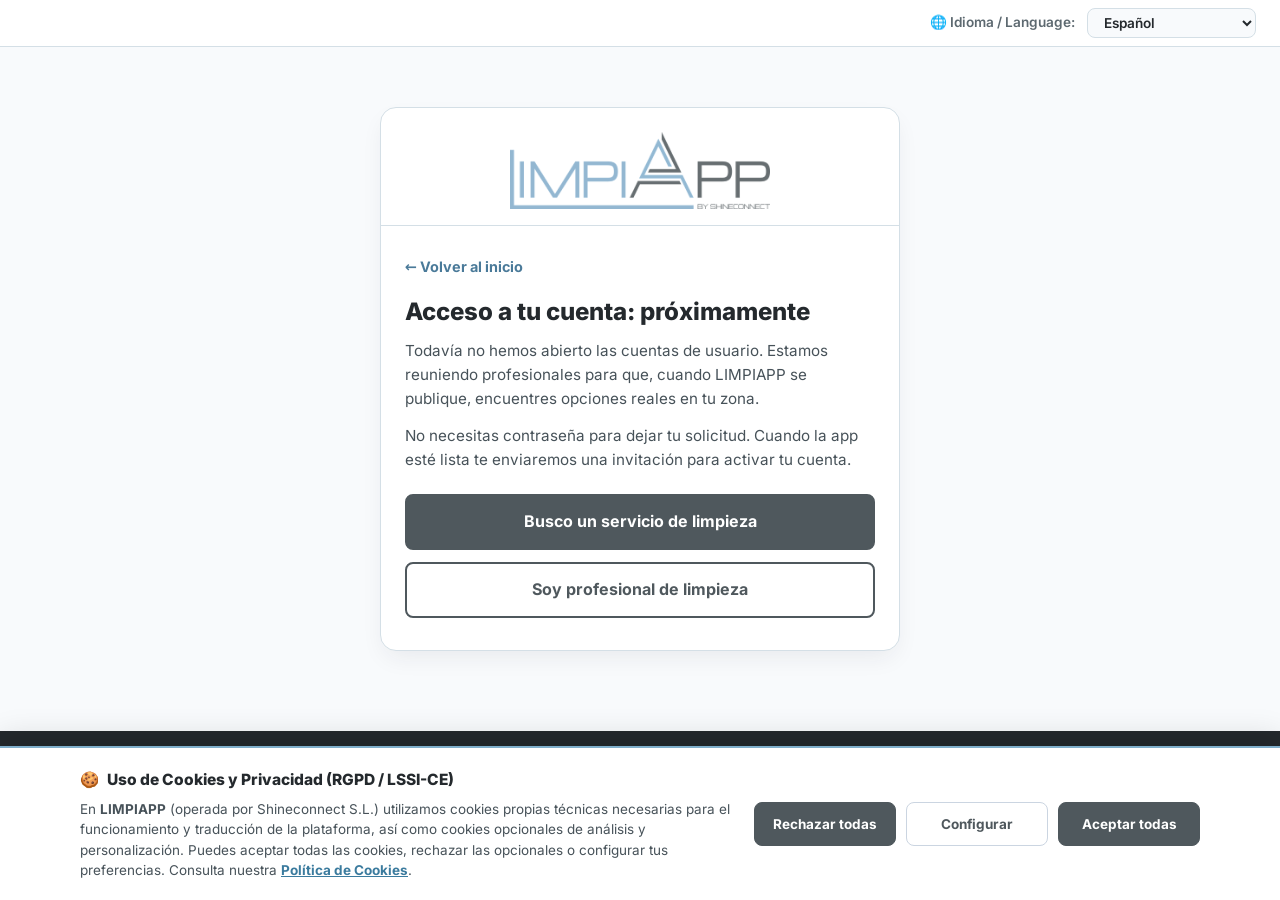
<file: login.html>
<!DOCTYPE html>
<html lang="es">
<head>
  <meta charset="UTF-8">
  <meta name="viewport" content="width=device-width, initial-scale=1.0">
  <title>Acceso | LIMPIAPP</title>
  <meta name="description" content="Las cuentas de LIMPIAPP abrirán con la app. Mientras tanto, deja tu solicitud como cliente o profesional de limpieza.">
  <meta name="robots" content="noindex">
  <meta name="theme-color" content="#4f585d">
  <link rel="manifest" href="/manifest.json">
  <link rel="icon" href="/favicon.ico" sizes="any">
  <link rel="icon" type="image/png" sizes="32x32" href="/icons/favicon-32.png">
  <link rel="apple-touch-icon" href="/icons/apple-touch-icon.png">
  <link rel="preload" href="/fonts/inter-latin-wght-normal.woff2" as="font" type="font/woff2" crossorigin>
  <link rel="stylesheet" href="/fonts/inter.css">

  <style>
    :root {
      --color-logo-blue: #7faecb;
      --color-logo-blue-dark: #4a7a99;
      --color-logo-charcoal: #4f585d;
      --color-logo-charcoal-dark: #373e42;
      --color-slate-dark: #24292d;
      --color-slate-medium: #475259;
      --color-slate-muted: #5d6970;
      --color-slate-border: #d4dfe6;
      --color-bg-page: #f8fafc;
      --color-bg-card: #ffffff;
      --radius-sm: 8px;
      --radius-lg: 16px;
      --shadow-card: 0 10px 25px -5px rgba(36, 41, 45, 0.08);
    }
    [hidden] { display: none !important; }
    * { box-sizing: border-box; margin: 0; padding: 0; font-family: 'Inter', system-ui, -apple-system, 'Segoe UI', sans-serif; }
    body { background: var(--color-bg-page); color: var(--color-slate-dark); line-height: 1.6; min-height: 100vh; display: flex; flex-direction: column; justify-content: space-between; align-items: center; }

    .top-bar { background: var(--color-bg-card); border-bottom: 1px solid var(--color-slate-border); padding: 8px 24px; width: 100%; display: flex; justify-content: flex-end; align-items: center; gap: 12px; font-size: 0.85rem; }
    .top-bar label { color: var(--color-slate-muted); font-weight: 600; }
    .lang-select { padding: 5px 12px; border-radius: var(--radius-sm); border: 1px solid var(--color-slate-border); font-size: 0.85rem; background: var(--color-bg-page); color: var(--color-slate-dark); font-weight: 600; cursor: pointer; }

    .main-wrapper { width: 100%; display: flex; justify-content: center; padding: 30px 16px 50px; }
    .container { max-width: 520px; width: 100%; background: var(--color-bg-card); border-radius: var(--radius-lg); box-shadow: var(--shadow-card); border: 1.5px solid var(--color-slate-border); overflow: hidden; }
    .card-header { padding: 24px 20px 16px; text-align: center; border-bottom: 1px solid var(--color-slate-border); }
    .card-header img { max-width: 260px; width: 80%; height: auto; display: block; margin: 0 auto; mix-blend-mode: multiply; }
    .content-area { padding: 28px 24px 32px; }

    .back-link { display: inline-block; color: var(--color-logo-blue-dark); text-decoration: none; font-weight: 700; font-size: 0.9rem; margin-bottom: 18px; }
    .back-link:hover { text-decoration: underline; }
    h1 { font-size: 1.5rem; font-weight: 800; line-height: 1.3; margin-bottom: 12px; }
    p { color: var(--color-slate-medium); font-size: 0.95rem; margin-bottom: 12px; }

    .actions { display: grid; gap: 12px; margin-top: 22px; }
    .btn { display: block; text-align: center; text-decoration: none; padding: 13px 16px; border-radius: var(--radius-sm); font-weight: 700; font-size: 1rem; border: 2px solid var(--color-logo-charcoal); transition: background .2s; }
    .btn-primary { background: var(--color-logo-charcoal); color: #fff; }
    .btn-primary:hover { background: var(--color-logo-charcoal-dark); }
    .btn-secondary { background: #fff; color: var(--color-logo-charcoal); }
    .btn-secondary:hover { background: #eef5f9; }
    .btn:focus-visible, .lang-select:focus-visible, a:focus-visible { outline: 3px solid var(--color-logo-blue); outline-offset: 2px; }

    footer { background: var(--color-slate-dark); color: #b4bfca; padding: 36px 20px 28px; font-size: 0.9rem; text-align: center; width: 100%; }
    .footer-links { display: flex; justify-content: center; gap: 8px 18px; flex-wrap: wrap; margin: 12px 0 16px; }
    .footer-links a, .footer-links button { color: #e2e8f0; text-decoration: none; font-size: 0.85rem; background: none; border: 0; cursor: pointer; font-family: inherit; padding: 0; }
    .footer-links a:hover, .footer-links button:hover { color: #fff; text-decoration: underline; }
    .footer-desc { font-size: 0.8rem; color: #94a3b8; line-height: 1.5; }

    @media (max-width: 600px) {
      .top-bar { justify-content: center; padding: 8px 14px; }
      .lang-select { font-size: 16px; max-width: 175px; }
      .main-wrapper { padding: 18px 12px 36px; }
      .content-area { padding: 22px 18px 26px; }
    }
  </style>
</head>
<body>

  <div class="top-bar">
    <label for="langSelect">🌐 Idioma / Language:</label>
    <select class="lang-select" id="langSelect">
      <optgroup label="Lenguas de España">
        <option value="es" selected>Español</option>
        <option value="ca">Valencià / Català</option>
        <option value="gl">Galego</option>
        <option value="eu">Euskara</option>
      </optgroup>
      <optgroup label="Unión Europea">
        <option value="en">English</option>
        <option value="fr">Français</option>
        <option value="de">Deutsch</option>
        <option value="it">Italiano</option>
        <option value="pt">Português</option>
      </optgroup>
    </select>
  </div>

  <div class="main-wrapper">
    <main class="container">
      <div class="card-header">
        <a href="index.html" id="logoLink" aria-label="LIMPIAPP">
          <img src="/logo.png" width="1200" height="353" alt="LIMPIAPP by Shineconnect">
        </a>
      </div>

      <div class="content-area">
        <a href="index.html" class="back-link" id="backLink">← Volver al inicio</a>
        <h1 id="loginTitle">Acceso a tu cuenta: próximamente</h1>
        <p id="loginP1"></p>
        <p id="loginP2"></p>

        <div class="actions">
          <a href="clientes.html" class="btn btn-primary" id="ctaClient"></a>
          <a href="registro.html" class="btn btn-secondary" id="ctaPro"></a>
          <a href="#" class="btn btn-primary" id="ctaOpenApp" hidden></a>
        </div>
      </div>
    </main>
  </div>

  <footer>
    <div class="footer-container">
      <p id="footCopy" style="color:#e2e8f0;font-weight:500;">&copy; 2026 SHINECONNECT S.L. — LIMPIAPP. Todos los derechos reservados.</p>
      <nav class="footer-links" aria-label="Legal">
        <a href="aviso-legal.html" id="footAviso">Aviso Legal</a>
        <a href="terminos.html" id="footTerminos">Términos y Condiciones</a>
        <a href="privacidad.html" id="footPrivacidad">Política de Privacidad</a>
        <a href="cookies.html" id="footCookies">Política de Cookies</a>
        <button type="button" id="footConfigCookies" onclick="abrirConfiguracionCookies()">Configurar Cookies</button>
      </nav>
      <p class="footer-desc">Shineconnect S.L. (B26917807) · c/Mayor, 5, Fortaleny, España · gerencia@limpiapp.app</p>
    </div>
  </footer>

  <script src="waitlist-config.js"></script>
  <script src="waitlist-i18n.js"></script>
  <script>
    (function () {
      var SUPPORTED = ['es', 'ca', 'gl', 'eu', 'en', 'fr', 'de', 'it', 'pt'];
      var FOOT = {
        es: { footAviso: 'Aviso Legal', footTerminos: 'Términos y Condiciones', footPrivacidad: 'Política de Privacidad', footCookies: 'Política de Cookies', footConfigCookies: 'Configurar Cookies' },
        ca: { footAviso: 'Avís Legal', footTerminos: 'Termes i Condicions', footPrivacidad: 'Política de Privacitat', footCookies: 'Política de Galetes', footConfigCookies: 'Configurar Galetes' },
        gl: { footAviso: 'Aviso Legal', footTerminos: 'Termos e Condicións', footPrivacidad: 'Política de Privacidade', footCookies: 'Política de Cookies', footConfigCookies: 'Configurar Cookies' },
        eu: { footAviso: 'Legezko Oharra', footTerminos: 'Baldintzak eta Xedapenak', footPrivacidad: 'Pribatutasun Politika', footCookies: 'Cookie Politika', footConfigCookies: 'Cookieak Konfiguratu' },
        en: { footAviso: 'Legal Notice', footTerminos: 'Terms & Conditions', footPrivacidad: 'Privacy Policy', footCookies: 'Cookie Policy', footConfigCookies: 'Cookie Settings' },
        fr: { footAviso: 'Mentions Légales', footTerminos: 'Conditions Générales', footPrivacidad: 'Politique de Confidentialité', footCookies: 'Gestion des Cookies', footConfigCookies: 'Configurer les Cookies' },
        de: { footAviso: 'Impressum', footTerminos: 'Allgemeine Geschäftsbedingungen', footPrivacidad: 'Datenschutzerklärung', footCookies: 'Cookie-Richtlinie', footConfigCookies: 'Cookies konfigurieren' },
        it: { footAviso: 'Note Legali', footTerminos: 'Termini e Condizioni', footPrivacidad: 'Informativa sulla Privacy', footCookies: 'Cookie Policy', footConfigCookies: 'Configura Cookie' },
        pt: { footAviso: 'Aviso Legal', footTerminos: 'Termos e Condições', footPrivacidad: 'Política de Privacidade', footCookies: 'Política de Cookies', footConfigCookies: 'Configurar Cookies' }
      };

      var params = new URLSearchParams(window.location.search);
      var app = (window.LIMPIAPP_CONFIG && window.LIMPIAPP_CONFIG.app) || {};

      function getLang() {
        var l = params.get('lang');
        if (!l) { try { l = localStorage.getItem('limpiapp_lang') || localStorage.getItem('lang'); } catch (e) {} }
        return SUPPORTED.indexOf(l) >= 0 ? l : 'es';
      }

      // Cookie que usan las páginas legales para traducirse con Google Translate (acción elegida por la persona)
      function syncTranslateCookie(lang) {
        var host = location.hostname;
        var domain = (host.indexOf('.') !== -1 && !/^[0-9.]+$/.test(host)) ? '.' + host.replace(/^www\./, '') : '';
        var expire = 'googtrans=; expires=Thu, 01 Jan 1970 00:00:00 UTC; path=/;';
        document.cookie = expire;
        if (domain) document.cookie = expire + ' domain=' + domain + ';';
        if (lang !== 'es') {
          document.cookie = 'googtrans=/es/' + lang + '; path=/;';
          if (domain) document.cookie = 'googtrans=/es/' + lang + '; path=/; domain=' + domain + ';';
        }
      }

      function setText(id, text) { var el = document.getElementById(id); if (el) el.textContent = text; }

      function apply(lang) {
        var t = function (k) { return window.limpiappWlText(lang, k); };
        try { localStorage.setItem('limpiapp_lang', lang); localStorage.setItem('lang', lang); } catch (e) {}
        syncTranslateCookie(lang);
        document.documentElement.lang = lang;
        document.title = t('login_page_title');
        document.getElementById('langSelect').value = lang;

        setText('loginTitle', t('login_title'));
        setText('loginP1', t('login_p1'));
        setText('loginP2', t('login_p2'));
        setText('ctaClient', t('login_cta_client'));
        setText('ctaPro', t('login_cta_pro'));
        setText('ctaOpenApp', t('login_open_app'));
        setText('backLink', t('login_back'));

        var f = FOOT[lang];
        Object.keys(f).forEach(function (id) { setText(id, f[id]); });

        var q = '?lang=' + encodeURIComponent(lang);
        [['logoLink', 'index.html'], ['backLink', 'index.html'], ['ctaClient', 'clientes.html'], ['ctaPro', 'registro.html'],
         ['footAviso', 'aviso-legal.html'], ['footTerminos', 'terminos.html'], ['footPrivacidad', 'privacidad.html'], ['footCookies', 'cookies.html']
        ].forEach(function (pair) { var el = document.getElementById(pair[0]); if (el) el.setAttribute('href', pair[1] + q); });

        try {
          var u = new URL(location.href); u.searchParams.set('lang', lang);
          history.replaceState({}, '', u.toString());
        } catch (e) {}
      }

      // Enlaces antiguos tipo login.html?mode=register&role=profesional → directos a su formulario
      var role = params.get('role');
      if (params.get('mode') === 'register') {
        location.replace((role === 'profesional' ? 'registro.html' : 'clientes.html') + '?lang=' + encodeURIComponent(getLang()));
        return;
      }

      // Cuando la app esté publicada (waitlist-config.js → app.openUrl) aparece el botón
      if (app.openUrl) {
        var open = document.getElementById('ctaOpenApp');
        open.href = app.openUrl;
        open.hidden = false;
      }

      document.getElementById('langSelect').addEventListener('change', function () { apply(this.value); });
      apply(getLang());
    })();
  </script>
  <script src="cookies-consent.js"></script>
</body>
</html>
</file>
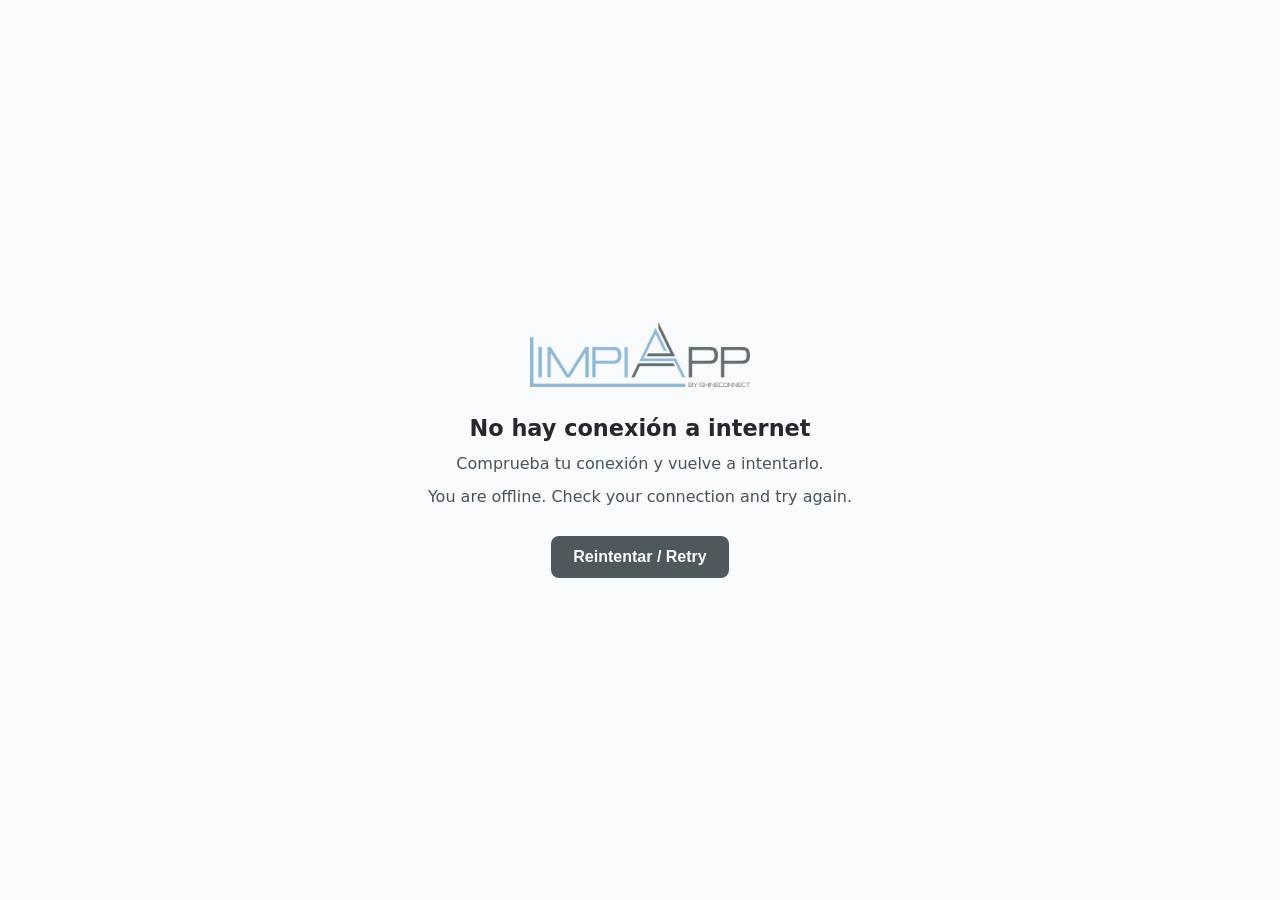
<file: offline.html>
<!DOCTYPE html>
<html lang="es">
<head>
  <meta charset="UTF-8">
  <meta name="viewport" content="width=device-width, initial-scale=1.0">
  <meta name="robots" content="noindex">
  <title>Sin conexión | LIMPIAPP</title>
  <meta name="theme-color" content="#4f585d">
  <link rel="icon" href="/favicon.ico" sizes="any">
  <style>
    * { box-sizing: border-box; margin: 0; padding: 0; }
    body { font-family: system-ui, -apple-system, 'Segoe UI', Roboto, sans-serif; background: #f8fafc; color: #24292d; min-height: 100vh; display: grid; place-items: center; padding: 24px; text-align: center; }
    main { max-width: 440px; }
    img { width: 220px; height: auto; margin-bottom: 24px; }
    h1 { font-size: 1.4rem; margin-bottom: 10px; }
    p { color: #475259; line-height: 1.6; margin-bottom: 8px; }
    button { margin-top: 18px; background: #4f585d; color: #fff; border: 0; border-radius: 8px; padding: 12px 22px; font-size: 1rem; font-weight: 700; cursor: pointer; }
    button:focus-visible { outline: 3px solid #7faecb; outline-offset: 2px; }
  </style>
</head>
<body>
  <main>
    <img src="/logo-600.png" width="600" height="177" alt="LIMPIAPP">
    <h1>No hay conexión a internet</h1>
    <p>Comprueba tu conexión y vuelve a intentarlo.</p>
    <p lang="en">You are offline. Check your connection and try again.</p>
    <button type="button" onclick="location.reload()">Reintentar / Retry</button>
  </main>
</body>
</html>
</file>
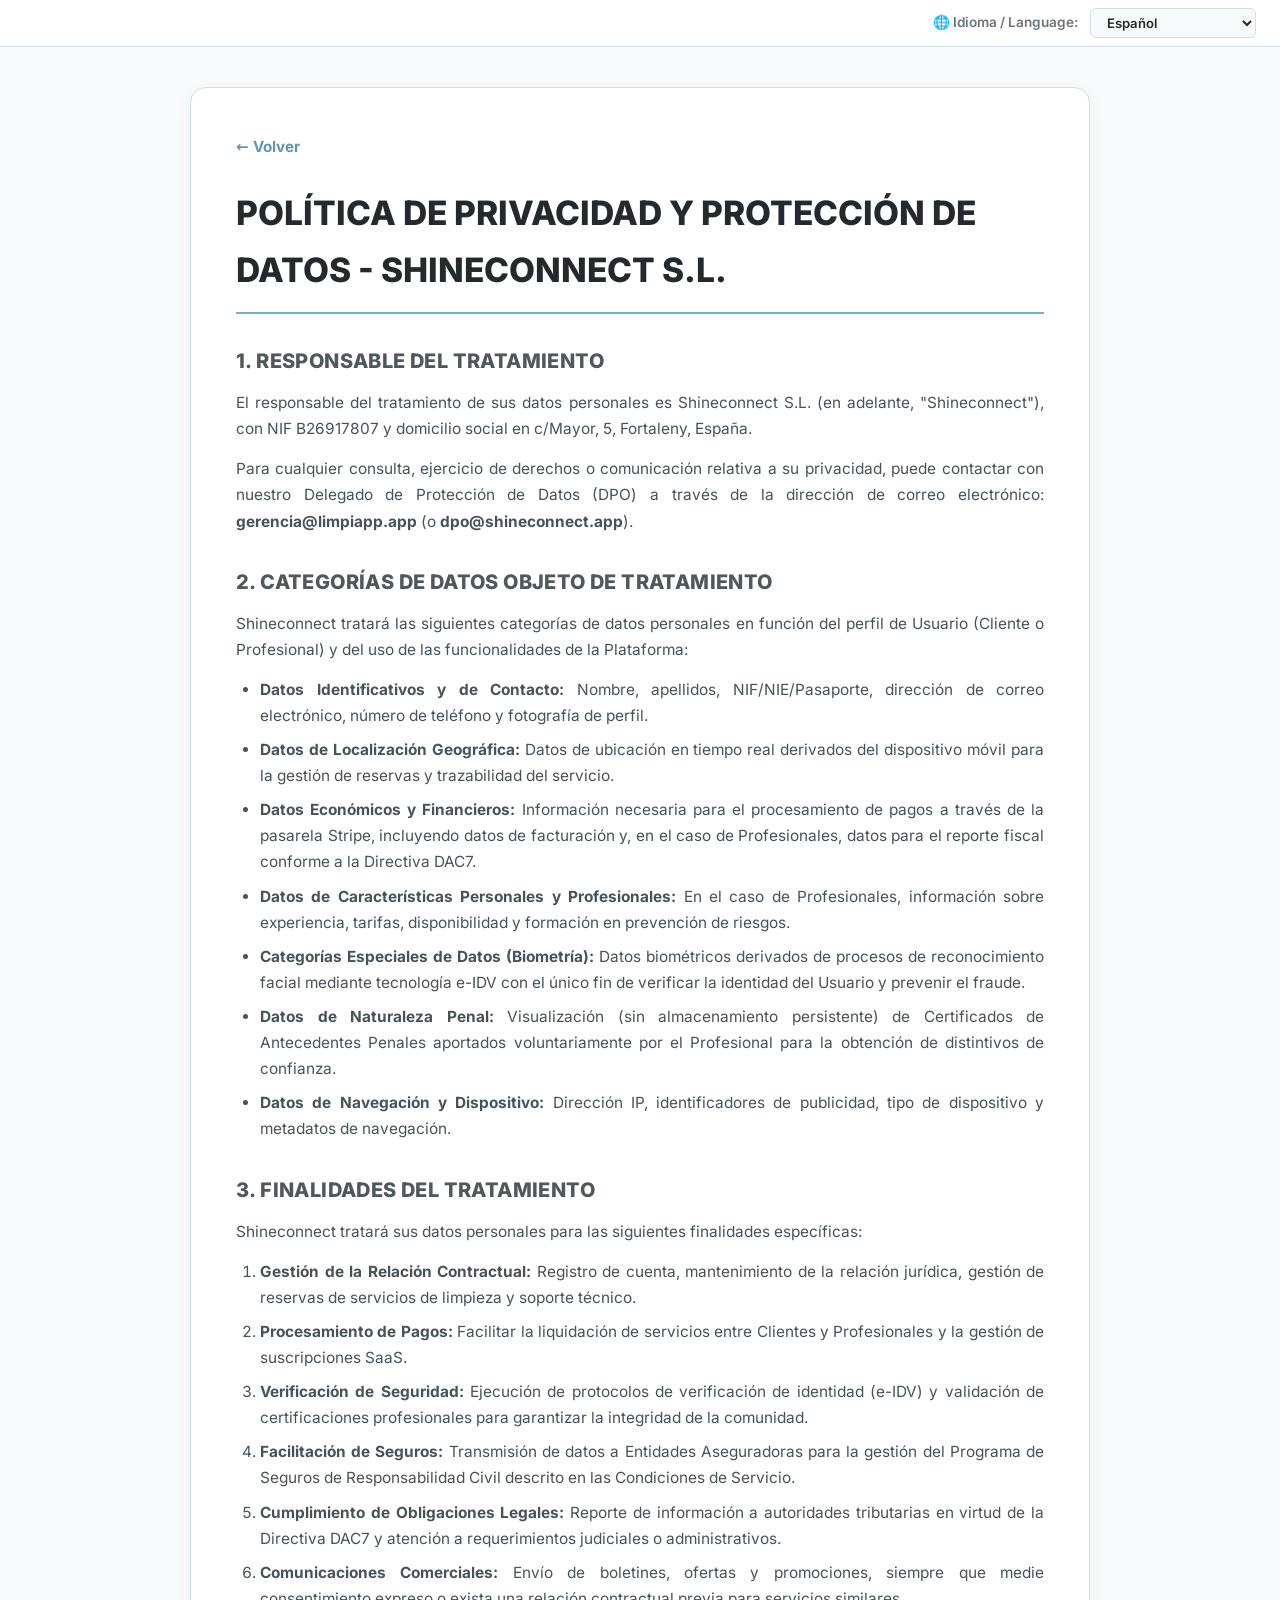
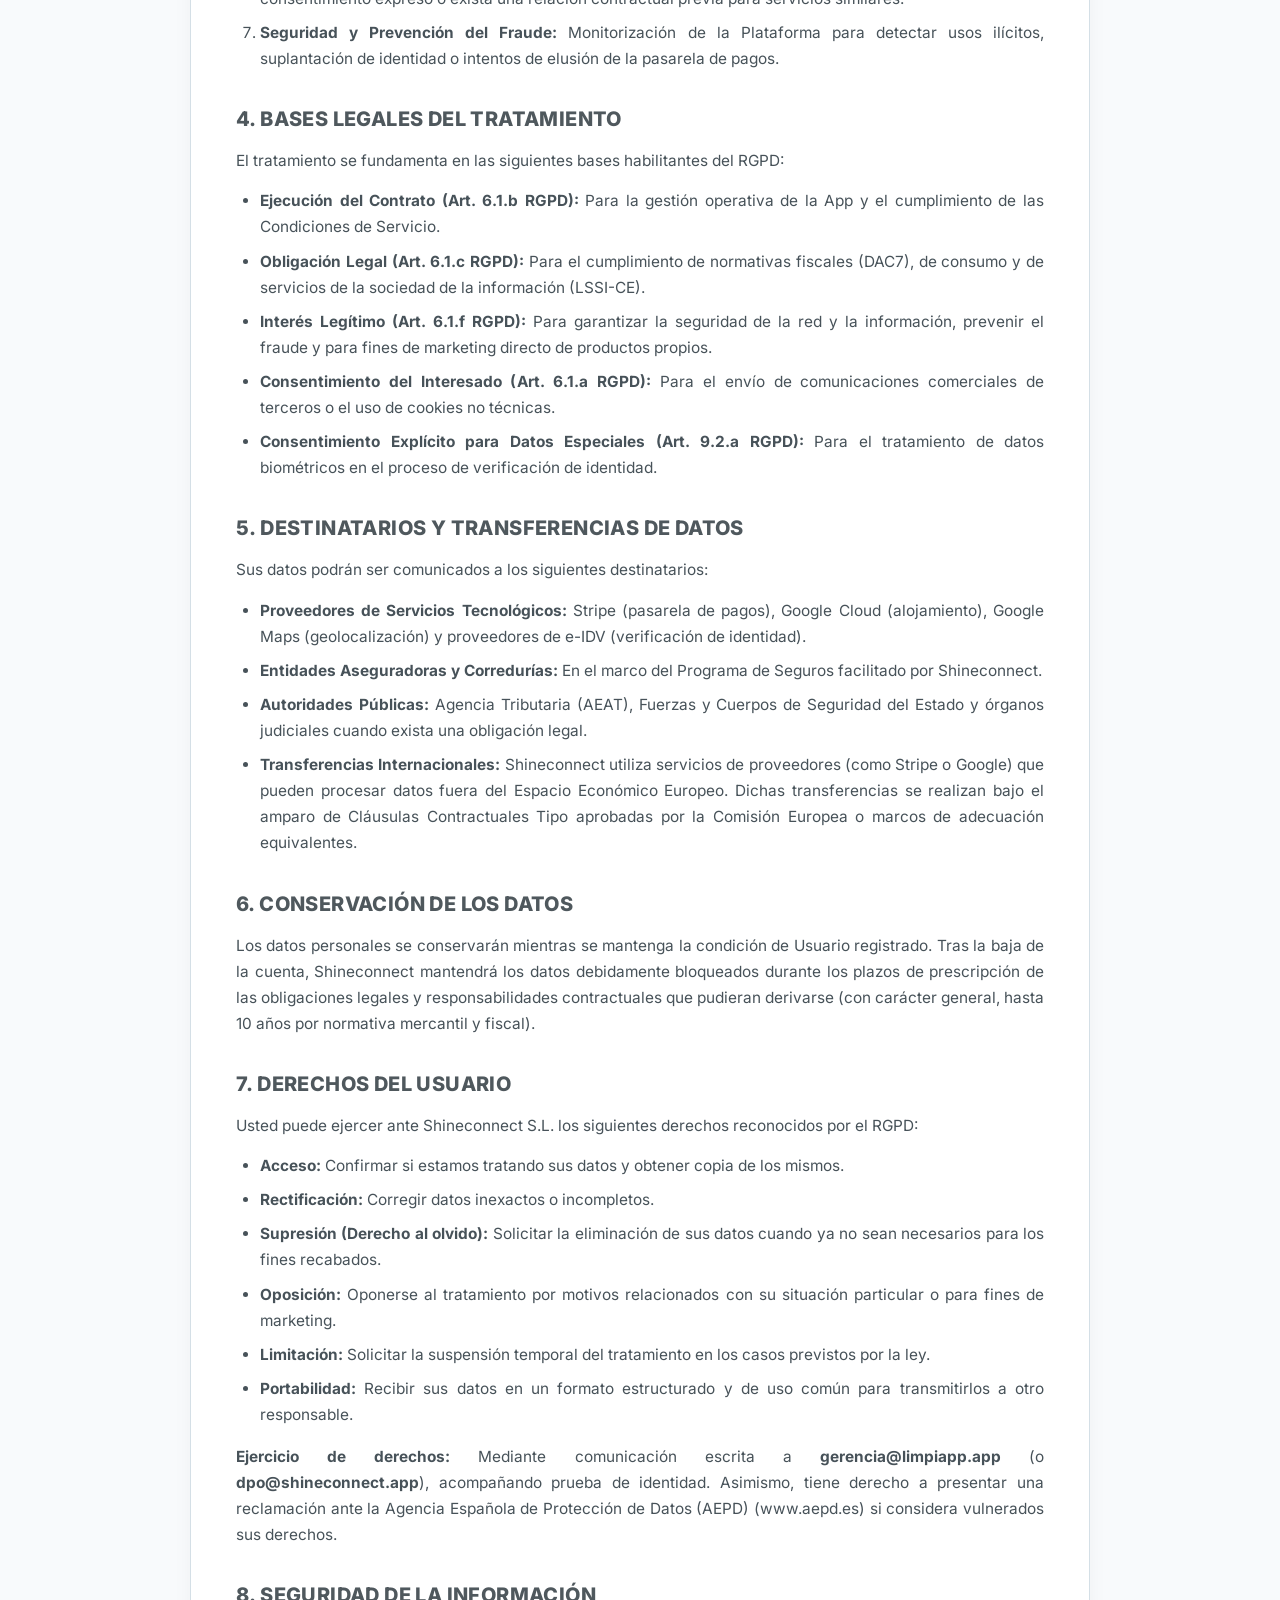
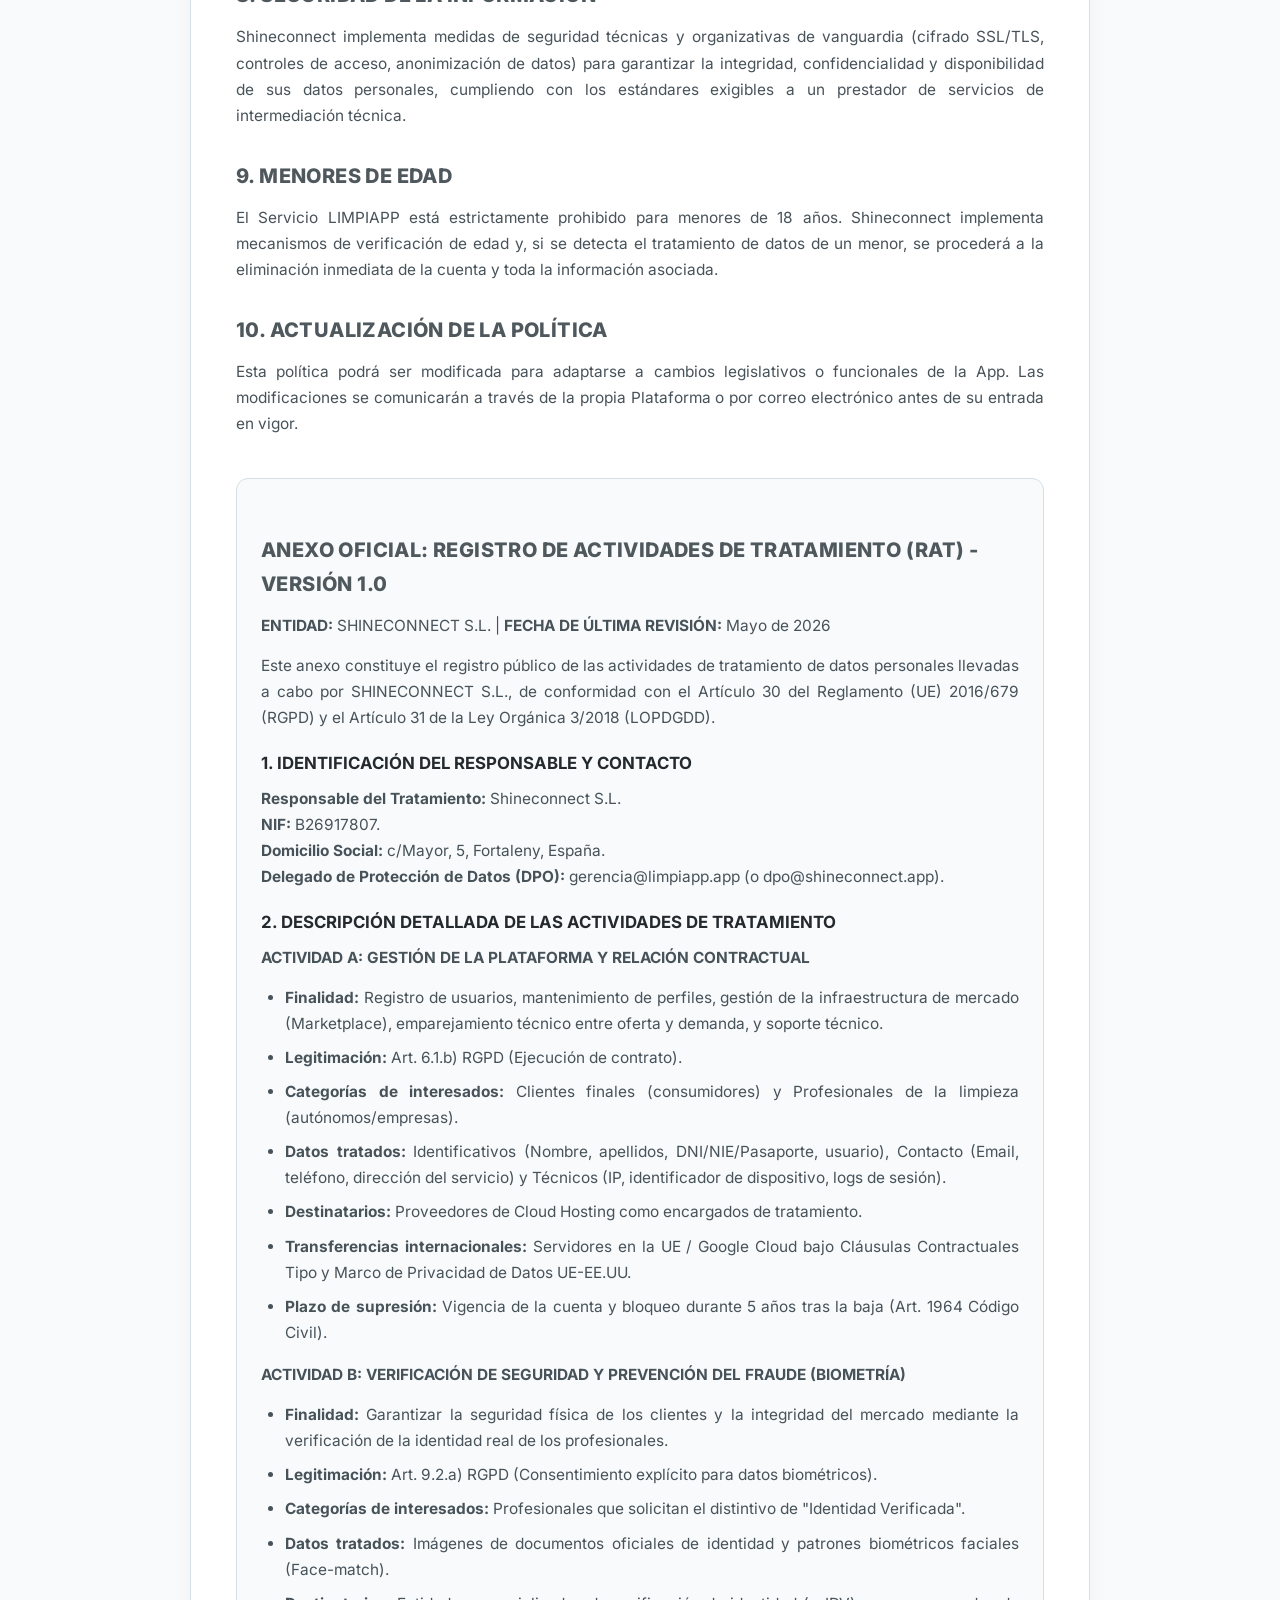
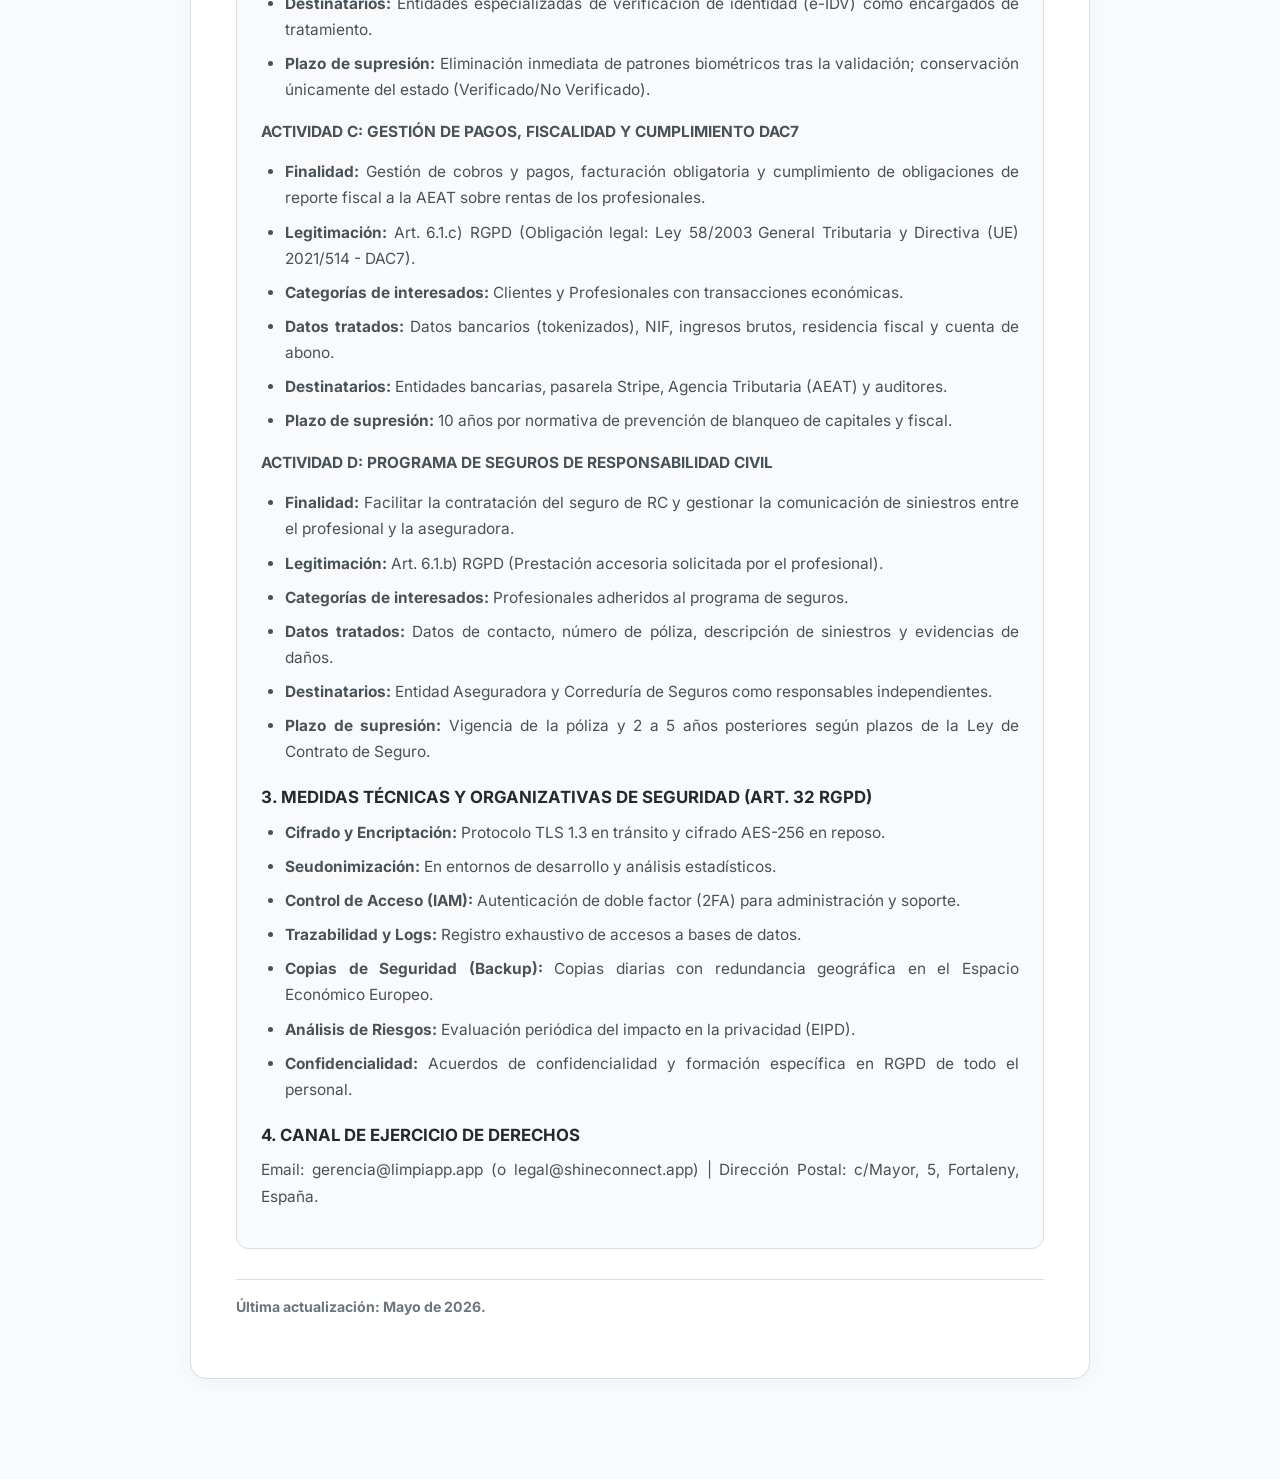
<file: privacidad.html>
<!DOCTYPE html>
<html lang="es">
<head>
  <meta charset="UTF-8">
  <meta name="viewport" content="width=device-width, initial-scale=1.0">
  <title>Política de Privacidad y Protección de Datos | LIMPIAPP</title>
  <meta name="theme-color" content="#4f585d">
  <link rel="stylesheet" href="/fonts/inter.css">
<link rel="icon" href="/favicon.ico" sizes="any">
<link rel="icon" type="image/png" sizes="32x32" href="/icons/favicon-32.png">
<link rel="apple-touch-icon" href="/icons/apple-touch-icon.png">
<link rel="manifest" href="/manifest.json">
  <style>
    :root {
      --color-logo-blue: #7faecb;
      --color-logo-blue-dark: #6294b4;
      --color-logo-charcoal: #4f585d;
      --color-slate-dark: #24292d;
      --color-slate-medium: #475259;
      --color-slate-muted: #6a767e;
      --color-slate-border: #d4dfe6;
      --color-bg-page: #f8fafc;
    }
    
    /* Ocultar barra invasiva superior de Google Translate */
    .goog-te-banner-frame.skiptranslate, .goog-te-banner-frame { display: none !important; }
    body { top: 0px !important; }
    #goog-gt-tt, .goog-te-balloon-frame { display: none !important; }
    .goog-text-highlight { background-color: transparent !important; box-shadow: none !important; }

    * { box-sizing: border-box; margin: 0; padding: 0; font-family: 'Inter', system-ui, sans-serif; }
    body { background-color: var(--color-bg-page); color: var(--color-slate-dark); line-height: 1.7; padding-bottom: 60px; }
    .top-bar { background: #fff; border-bottom: 1px solid var(--color-slate-border); padding: 8px 24px; display: flex; justify-content: flex-end; align-items: center; gap: 12px; font-size: 0.85rem; }
    .lang-select { padding: 5px 12px; border-radius: 6px; border: 1px solid var(--color-slate-border); font-size: 0.82rem; background: var(--color-bg-page); font-weight: 600; cursor: pointer; color: var(--color-slate-dark); }
    .container { max-width: 900px; margin: 40px auto; background: #fff; padding: 45px; border-radius: 16px; border: 1.5px solid var(--color-slate-border); box-shadow: 0 4px 20px rgba(0,0,0,0.04); }
    .back-btn { display: inline-block; color: var(--color-logo-blue-dark); text-decoration: none; font-weight: 700; margin-bottom: 24px; font-size: 0.95rem; }
    h1 { font-size: 2.1rem; color: var(--color-slate-dark); margin-bottom: 20px; font-weight: 800; border-bottom: 2px solid var(--color-logo-blue); padding-bottom: 14px; }
    h2 { font-size: 1.25rem; color: var(--color-logo-charcoal); margin: 30px 0 12px; font-weight: 800; text-transform: uppercase; letter-spacing: 0.02em; }
    h3 { font-size: 1.05rem; color: var(--color-slate-dark); margin: 18px 0 8px; font-weight: 700; }
    p, li { color: var(--color-slate-medium); font-size: 0.96rem; margin-bottom: 14px; text-align: justify; }
    ul, ol { padding-left: 24px; margin-bottom: 16px; }
    li { margin-bottom: 8px; }
    .anexo-box { background: #f8fafc; border: 1.5px solid var(--color-slate-border); padding: 24px; border-radius: 12px; margin-top: 40px; }
    .meta-date { font-weight: 700; color: var(--color-slate-muted); font-size: 0.88rem; margin-top: 30px; border-top: 1px solid var(--color-slate-border); padding-top: 15px; }
  </style>
</head>
<body>
  <div class="top-bar">
    <span style="color: var(--color-slate-muted); font-weight: 600;">🌐 Idioma / Language:</span>
    <select class="lang-select" id="langSelect">
      <optgroup label="Lenguas de España">
        <option value="es">Español</option>
        <option value="ca">Valencià / Català</option>
        <option value="gl">Galego</option>
        <option value="eu">Euskara</option>
      </optgroup>
      <optgroup label="Unión Europea">
        <option value="en">English</option>
        <option value="fr">Français</option>
        <option value="de">Deutsch</option>
        <option value="it">Italiano</option>
        <option value="pt">Português</option>
      </optgroup>
    </select>
  </div>

  <div class="container">
    <a href="index.html" class="back-btn" id="linkVolver">← Volver</a>
    <h1>POLÍTICA DE PRIVACIDAD Y PROTECCIÓN DE DATOS - SHINECONNECT S.L.</h1>
    
    <h2>1. RESPONSABLE DEL TRATAMIENTO</h2>
    <p>El responsable del tratamiento de sus datos personales es Shineconnect S.L. (en adelante, "Shineconnect"), con NIF B26917807 y domicilio social en c/Mayor, 5, Fortaleny, España.</p>
    <p>Para cualquier consulta, ejercicio de derechos o comunicación relativa a su privacidad, puede contactar con nuestro Delegado de Protección de Datos (DPO) a través de la dirección de correo electrónico: <strong>gerencia@limpiapp.app</strong> (o <strong>dpo@shineconnect.app</strong>).</p>

    <h2>2. CATEGORÍAS DE DATOS OBJETO DE TRATAMIENTO</h2>
    <p>Shineconnect tratará las siguientes categorías de datos personales en función del perfil de Usuario (Cliente o Profesional) y del uso de las funcionalidades de la Plataforma:</p>
    <ul>
      <li><strong>Datos Identificativos y de Contacto:</strong> Nombre, apellidos, NIF/NIE/Pasaporte, dirección de correo electrónico, número de teléfono y fotografía de perfil.</li>
      <li><strong>Datos de Localización Geográfica:</strong> Datos de ubicación en tiempo real derivados del dispositivo móvil para la gestión de reservas y trazabilidad del servicio.</li>
      <li><strong>Datos Económicos y Financieros:</strong> Información necesaria para el procesamiento de pagos a través de la pasarela Stripe, incluyendo datos de facturación y, en el caso de Profesionales, datos para el reporte fiscal conforme a la Directiva DAC7.</li>
      <li><strong>Datos de Características Personales y Profesionales:</strong> En el caso de Profesionales, información sobre experiencia, tarifas, disponibilidad y formación en prevención de riesgos.</li>
      <li><strong>Categorías Especiales de Datos (Biometría):</strong> Datos biométricos derivados de procesos de reconocimiento facial mediante tecnología e-IDV con el único fin de verificar la identidad del Usuario y prevenir el fraude.</li>
      <li><strong>Datos de Naturaleza Penal:</strong> Visualización (sin almacenamiento persistente) de Certificados de Antecedentes Penales aportados voluntariamente por el Profesional para la obtención de distintivos de confianza.</li>
      <li><strong>Datos de Navegación y Dispositivo:</strong> Dirección IP, identificadores de publicidad, tipo de dispositivo y metadatos de navegación.</li>
    </ul>

    <h2>3. FINALIDADES DEL TRATAMIENTO</h2>
    <p>Shineconnect tratará sus datos personales para las siguientes finalidades específicas:</p>
    <ol>
      <li><strong>Gestión de la Relación Contractual:</strong> Registro de cuenta, mantenimiento de la relación jurídica, gestión de reservas de servicios de limpieza y soporte técnico.</li>
      <li><strong>Procesamiento de Pagos:</strong> Facilitar la liquidación de servicios entre Clientes y Profesionales y la gestión de suscripciones SaaS.</li>
      <li><strong>Verificación de Seguridad:</strong> Ejecución de protocolos de verificación de identidad (e-IDV) y validación de certificaciones profesionales para garantizar la integridad de la comunidad.</li>
      <li><strong>Facilitación de Seguros:</strong> Transmisión de datos a Entidades Aseguradoras para la gestión del Programa de Seguros de Responsabilidad Civil descrito en las Condiciones de Servicio.</li>
      <li><strong>Cumplimiento de Obligaciones Legales:</strong> Reporte de información a autoridades tributarias en virtud de la Directiva DAC7 y atención a requerimientos judiciales o administrativos.</li>
      <li><strong>Comunicaciones Comerciales:</strong> Envío de boletines, ofertas y promociones, siempre que medie consentimiento expreso o exista una relación contractual previa para servicios similares.</li>
      <li><strong>Seguridad y Prevención del Fraude:</strong> Monitorización de la Plataforma para detectar usos ilícitos, suplantación de identidad o intentos de elusión de la pasarela de pagos.</li>
    </ol>

    <h2>4. BASES LEGALES DEL TRATAMIENTO</h2>
    <p>El tratamiento se fundamenta en las siguientes bases habilitantes del RGPD:</p>
    <ul>
      <li><strong>Ejecución del Contrato (Art. 6.1.b RGPD):</strong> Para la gestión operativa de la App y el cumplimiento de las Condiciones de Servicio.</li>
      <li><strong>Obligación Legal (Art. 6.1.c RGPD):</strong> Para el cumplimiento de normativas fiscales (DAC7), de consumo y de servicios de la sociedad de la información (LSSI-CE).</li>
      <li><strong>Interés Legítimo (Art. 6.1.f RGPD):</strong> Para garantizar la seguridad de la red y la información, prevenir el fraude y para fines de marketing directo de productos propios.</li>
      <li><strong>Consentimiento del Interesado (Art. 6.1.a RGPD):</strong> Para el envío de comunicaciones comerciales de terceros o el uso de cookies no técnicas.</li>
      <li><strong>Consentimiento Explícito para Datos Especiales (Art. 9.2.a RGPD):</strong> Para el tratamiento de datos biométricos en el proceso de verificación de identidad.</li>
    </ul>

    <h2>5. DESTINATARIOS Y TRANSFERENCIAS DE DATOS</h2>
    <p>Sus datos podrán ser comunicados a los siguientes destinatarios:</p>
    <ul>
      <li><strong>Proveedores de Servicios Tecnológicos:</strong> Stripe (pasarela de pagos), Google Cloud (alojamiento), Google Maps (geolocalización) y proveedores de e-IDV (verificación de identidad).</li>
      <li><strong>Entidades Aseguradoras y Corredurías:</strong> En el marco del Programa de Seguros facilitado por Shineconnect.</li>
      <li><strong>Autoridades Públicas:</strong> Agencia Tributaria (AEAT), Fuerzas y Cuerpos de Seguridad del Estado y órganos judiciales cuando exista una obligación legal.</li>
      <li><strong>Transferencias Internacionales:</strong> Shineconnect utiliza servicios de proveedores (como Stripe o Google) que pueden procesar datos fuera del Espacio Económico Europeo. Dichas transferencias se realizan bajo el amparo de Cláusulas Contractuales Tipo aprobadas por la Comisión Europea o marcos de adecuación equivalentes.</li>
    </ul>

    <h2>6. CONSERVACIÓN DE LOS DATOS</h2>
    <p>Los datos personales se conservarán mientras se mantenga la condición de Usuario registrado. Tras la baja de la cuenta, Shineconnect mantendrá los datos debidamente bloqueados durante los plazos de prescripción de las obligaciones legales y responsabilidades contractuales que pudieran derivarse (con carácter general, hasta 10 años por normativa mercantil y fiscal).</p>

    <h2>7. DERECHOS DEL USUARIO</h2>
    <p>Usted puede ejercer ante Shineconnect S.L. los siguientes derechos reconocidos por el RGPD:</p>
    <ul>
      <li><strong>Acceso:</strong> Confirmar si estamos tratando sus datos y obtener copia de los mismos.</li>
      <li><strong>Rectificación:</strong> Corregir datos inexactos o incompletos.</li>
      <li><strong>Supresión (Derecho al olvido):</strong> Solicitar la eliminación de sus datos cuando ya no sean necesarios para los fines recabados.</li>
      <li><strong>Oposición:</strong> Oponerse al tratamiento por motivos relacionados con su situación particular o para fines de marketing.</li>
      <li><strong>Limitación:</strong> Solicitar la suspensión temporal del tratamiento en los casos previstos por la ley.</li>
      <li><strong>Portabilidad:</strong> Recibir sus datos en un formato estructurado y de uso común para transmitirlos a otro responsable.</li>
    </ul>
    <p><strong>Ejercicio de derechos:</strong> Mediante comunicación escrita a <strong>gerencia@limpiapp.app</strong> (o <strong>dpo@shineconnect.app</strong>), acompañando prueba de identidad. Asimismo, tiene derecho a presentar una reclamación ante la Agencia Española de Protección de Datos (AEPD) (www.aepd.es) si considera vulnerados sus derechos.</p>

    <h2>8. SEGURIDAD DE LA INFORMACIÓN</h2>
    <p>Shineconnect implementa medidas de seguridad técnicas y organizativas de vanguardia (cifrado SSL/TLS, controles de acceso, anonimización de datos) para garantizar la integridad, confidencialidad y disponibilidad de sus datos personales, cumpliendo con los estándares exigibles a un prestador de servicios de intermediación técnica.</p>

    <h2>9. MENORES DE EDAD</h2>
    <p>El Servicio LIMPIAPP está estrictamente prohibido para menores de 18 años. Shineconnect implementa mecanismos de verificación de edad y, si se detecta el tratamiento de datos de un menor, se procederá a la eliminación inmediata de la cuenta y toda la información asociada.</p>

    <h2>10. ACTUALIZACIÓN DE LA POLÍTICA</h2>
    <p>Esta política podrá ser modificada para adaptarse a cambios legislativos o funcionales de la App. Las modificaciones se comunicarán a través de la propia Plataforma o por correo electrónico antes de su entrada en vigor.</p>

    <!-- ANEXO RAT TRANSPARENCIA ART. 30 RGPD -->
    <div class="anexo-box">
      <h2>ANEXO OFICIAL: REGISTRO DE ACTIVIDADES DE TRATAMIENTO (RAT) - VERSIÓN 1.0</h2>
      <p><strong>ENTIDAD:</strong> SHINECONNECT S.L. | <strong>FECHA DE ÚLTIMA REVISIÓN:</strong> Mayo de 2026</p>
      <p>Este anexo constituye el registro público de las actividades de tratamiento de datos personales llevadas a cabo por SHINECONNECT S.L., de conformidad con el Artículo 30 del Reglamento (UE) 2016/679 (RGPD) y el Artículo 31 de la Ley Orgánica 3/2018 (LOPDGDD).</p>

      <h3>1. IDENTIFICACIÓN DEL RESPONSABLE Y CONTACTO</h3>
      <p><strong>Responsable del Tratamiento:</strong> Shineconnect S.L.<br>
      <strong>NIF:</strong> B26917807.<br>
      <strong>Domicilio Social:</strong> c/Mayor, 5, Fortaleny, España.<br>
      <strong>Delegado de Protección de Datos (DPO):</strong> gerencia@limpiapp.app (o dpo@shineconnect.app).</p>

      <h3>2. DESCRIPCIÓN DETALLADA DE LAS ACTIVIDADES DE TRATAMIENTO</h3>
      
      <p><strong>ACTIVIDAD A: GESTIÓN DE LA PLATAFORMA Y RELACIÓN CONTRACTUAL</strong></p>
      <ul>
        <li><strong>Finalidad:</strong> Registro de usuarios, mantenimiento de perfiles, gestión de la infraestructura de mercado (Marketplace), emparejamiento técnico entre oferta y demanda, y soporte técnico.</li>
        <li><strong>Legitimación:</strong> Art. 6.1.b) RGPD (Ejecución de contrato).</li>
        <li><strong>Categorías de interesados:</strong> Clientes finales (consumidores) y Profesionales de la limpieza (autónomos/empresas).</li>
        <li><strong>Datos tratados:</strong> Identificativos (Nombre, apellidos, DNI/NIE/Pasaporte, usuario), Contacto (Email, teléfono, dirección del servicio) y Técnicos (IP, identificador de dispositivo, logs de sesión).</li>
        <li><strong>Destinatarios:</strong> Proveedores de Cloud Hosting como encargados de tratamiento.</li>
        <li><strong>Transferencias internacionales:</strong> Servidores en la UE / Google Cloud bajo Cláusulas Contractuales Tipo y Marco de Privacidad de Datos UE-EE.UU.</li>
        <li><strong>Plazo de supresión:</strong> Vigencia de la cuenta y bloqueo durante 5 años tras la baja (Art. 1964 Código Civil).</li>
      </ul>

      <p><strong>ACTIVIDAD B: VERIFICACIÓN DE SEGURIDAD Y PREVENCIÓN DEL FRAUDE (BIOMETRÍA)</strong></p>
      <ul>
        <li><strong>Finalidad:</strong> Garantizar la seguridad física de los clientes y la integridad del mercado mediante la verificación de la identidad real de los profesionales.</li>
        <li><strong>Legitimación:</strong> Art. 9.2.a) RGPD (Consentimiento explícito para datos biométricos).</li>
        <li><strong>Categorías de interesados:</strong> Profesionales que solicitan el distintivo de "Identidad Verificada".</li>
        <li><strong>Datos tratados:</strong> Imágenes de documentos oficiales de identidad y patrones biométricos faciales (Face-match).</li>
        <li><strong>Destinatarios:</strong> Entidades especializadas de verificación de identidad (e-IDV) como encargados de tratamiento.</li>
        <li><strong>Plazo de supresión:</strong> Eliminación inmediata de patrones biométricos tras la validación; conservación únicamente del estado (Verificado/No Verificado).</li>
      </ul>

      <p><strong>ACTIVIDAD C: GESTIÓN DE PAGOS, FISCALIDAD Y CUMPLIMIENTO DAC7</strong></p>
      <ul>
        <li><strong>Finalidad:</strong> Gestión de cobros y pagos, facturación obligatoria y cumplimiento de obligaciones de reporte fiscal a la AEAT sobre rentas de los profesionales.</li>
        <li><strong>Legitimación:</strong> Art. 6.1.c) RGPD (Obligación legal: Ley 58/2003 General Tributaria y Directiva (UE) 2021/514 - DAC7).</li>
        <li><strong>Categorías de interesados:</strong> Clientes y Profesionales con transacciones económicas.</li>
        <li><strong>Datos tratados:</strong> Datos bancarios (tokenizados), NIF, ingresos brutos, residencia fiscal y cuenta de abono.</li>
        <li><strong>Destinatarios:</strong> Entidades bancarias, pasarela Stripe, Agencia Tributaria (AEAT) y auditores.</li>
        <li><strong>Plazo de supresión:</strong> 10 años por normativa de prevención de blanqueo de capitales y fiscal.</li>
      </ul>

      <p><strong>ACTIVIDAD D: PROGRAMA DE SEGUROS DE RESPONSABILIDAD CIVIL</strong></p>
      <ul>
        <li><strong>Finalidad:</strong> Facilitar la contratación del seguro de RC y gestionar la comunicación de siniestros entre el profesional y la aseguradora.</li>
        <li><strong>Legitimación:</strong> Art. 6.1.b) RGPD (Prestación accesoria solicitada por el profesional).</li>
        <li><strong>Categorías de interesados:</strong> Profesionales adheridos al programa de seguros.</li>
        <li><strong>Datos tratados:</strong> Datos de contacto, número de póliza, descripción de siniestros y evidencias de daños.</li>
        <li><strong>Destinatarios:</strong> Entidad Aseguradora y Correduría de Seguros como responsables independientes.</li>
        <li><strong>Plazo de supresión:</strong> Vigencia de la póliza y 2 a 5 años posteriores según plazos de la Ley de Contrato de Seguro.</li>
      </ul>

      <h3>3. MEDIDAS TÉCNICAS Y ORGANIZATIVAS DE SEGURIDAD (ART. 32 RGPD)</h3>
      <ul>
        <li><strong>Cifrado y Encriptación:</strong> Protocolo TLS 1.3 en tránsito y cifrado AES-256 en reposo.</li>
        <li><strong>Seudonimización:</strong> En entornos de desarrollo y análisis estadísticos.</li>
        <li><strong>Control de Acceso (IAM):</strong> Autenticación de doble factor (2FA) para administración y soporte.</li>
        <li><strong>Trazabilidad y Logs:</strong> Registro exhaustivo de accesos a bases de datos.</li>
        <li><strong>Copias de Seguridad (Backup):</strong> Copias diarias con redundancia geográfica en el Espacio Económico Europeo.</li>
        <li><strong>Análisis de Riesgos:</strong> Evaluación periódica del impacto en la privacidad (EIPD).</li>
        <li><strong>Confidencialidad:</strong> Acuerdos de confidencialidad y formación específica en RGPD de todo el personal.</li>
      </ul>

      <h3>4. CANAL DE EJERCICIO DE DERECHOS</h3>
      <p>Email: gerencia@limpiapp.app (o legal@shineconnect.app) | Dirección Postal: c/Mayor, 5, Fortaleny, España.</p>
    </div>

    <p class="meta-date">Última actualización: Mayo de 2026.</p>
  </div>

  <!-- Contenedor oculto del traductor -->
  <div id="google_translate_element" style="display:none;"></div>

  <script>
    const urlParams = new URLSearchParams(window.location.search);
    const lang = urlParams.get('lang') || localStorage.getItem('limpiapp_lang') || 'es';
    document.documentElement.lang = lang;

    function purgarYFijarCookie(targetLang) {
      const cookieVal = (targetLang === 'es') ? '' : '/es/' + targetLang;
      const host = window.location.hostname;
      const parts = host.split('.');
      
      const dominios = ['', host, '.' + host];
      if (parts.length >= 2) {
        const rootDomain = '.' + parts.slice(-2).join('.');
        dominios.push(rootDomain);
      }

      dominios.forEach(d => {
        const domainStr = d ? '; domain=' + d : '';
        document.cookie = 'googtrans=; expires=Thu, 01 Jan 1970 00:00:00 UTC; path=/' + domainStr;
        document.cookie = 'googtrans=; expires=Thu, 01 Jan 1970 00:00:00 UTC; path=""' + domainStr;
      });

      if (cookieVal) {
        document.cookie = 'googtrans=' + cookieVal + '; path=/;';
        if (parts.length >= 2) {
          const rootDomain = '.' + parts.slice(-2).join('.');
          document.cookie = 'googtrans=' + cookieVal + '; path=/; domain=' + rootDomain + ';';
        }
      }
    }

    purgarYFijarCookie(lang);
    localStorage.setItem('limpiapp_lang', lang);
    localStorage.setItem('lang', lang);

    function googleTranslateElementInit() {
      new google.translate.TranslateElement({
        pageLanguage: 'es',
        autoDisplay: false
      }, 'google_translate_element');
    }

    document.addEventListener('DOMContentLoaded', function() {
      const sel = document.getElementById('langSelect');
      if (sel) {
        sel.value = lang;
        sel.onchange = function() {
          const nuevoIdioma = this.value;
          document.documentElement.lang = nuevoIdioma;
          purgarYFijarCookie(nuevoIdioma);
          localStorage.setItem('limpiapp_lang', nuevoIdioma);
          localStorage.setItem('lang', nuevoIdioma);
          
          const url = new URL(window.location.href);
          url.searchParams.set('lang', nuevoIdioma);
          window.location.href = url.toString();
        };
      }

      const btnVolver = document.getElementById('linkVolver');
      if (btnVolver) {
        btnVolver.onclick = function(e) {
          e.preventDefault();
          const idiomaActivo = localStorage.getItem('limpiapp_lang') || lang;
          window.location.href = 'index.html?lang=' + encodeURIComponent(idiomaActivo);
        };
      }

      if (lang !== 'es') {
        let intentos = 0;
        const checkCombo = setInterval(function() {
          intentos++;
          const combo = document.querySelector('.goog-te-combo');
          if (combo) {
            clearInterval(checkCombo);
            if (combo.value !== lang) {
              combo.value = lang;
              combo.dispatchEvent(new Event('change'));
            }
          }
          if (intentos > 30) clearInterval(checkCombo);
        }, 100);
      }
    });
  </script>
  <script src="https://translate.google.com/translate_a/element.js?cb=googleTranslateElementInit"></script>
</body>
</html>
</file>
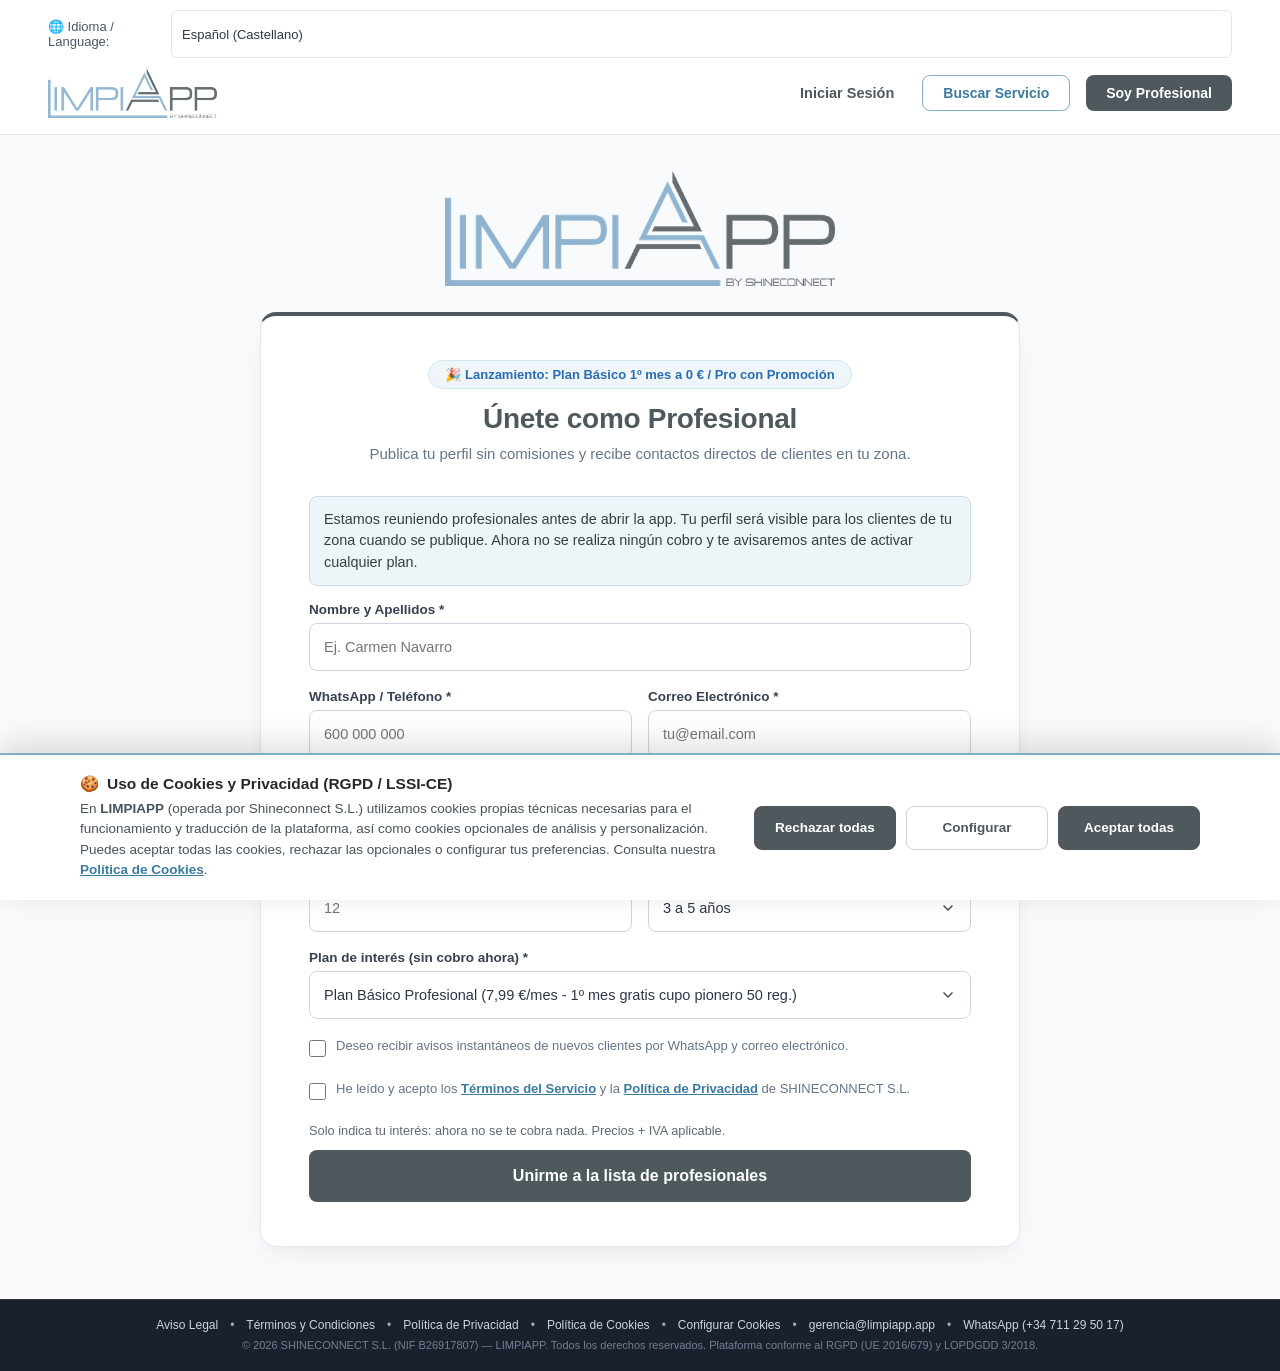
<file: registro.html>
<!DOCTYPE html>
<html lang="es">
<head>
  <meta charset="UTF-8">
  <meta name="viewport" content="width=device-width, initial-scale=1.0">
  <title>Alta de Profesional | LIMPIAPP by Shineconnect</title>
  <link rel="icon" href="/favicon.ico" sizes="any">
  <link rel="icon" type="image/png" sizes="32x32" href="/icons/favicon-32.png">
  <link rel="stylesheet" href="/fonts/inter.css">
  <meta name="theme-color" content="#4f585d">
  <link rel="manifest" href="/manifest.json">
  <meta name="mobile-web-app-capable" content="yes">
  <meta name="apple-mobile-web-app-capable" content="yes">
  <meta name="apple-mobile-web-app-status-bar-style" content="default">
  <meta name="apple-mobile-web-app-title" content="LIMPIAPP">
  <link rel="apple-touch-icon" href="/icons/apple-touch-icon.png">
  <style>
    [hidden] { display: none !important; }
    .wl-notice { background: #eef5f9; border: 1px solid #c9dce8; color: #373e42; border-radius: 8px; padding: 12px 14px; font-size: 0.9rem; line-height: 1.5; margin: 0 0 16px; }
    .wl-hint { font-size: 0.8rem; color: #5d6970; margin-top: 6px; }
    .wl-hp { position: absolute !important; left: -10000px !important; width: 1px; height: 1px; overflow: hidden; }
    :root {
      --primary: #4f585d;
      --primary-hover: #3d4549;
      --accent: #7faecb;
      --accent-hover: #689cb9;
      --accent-soft: #eef6fa;
      --bg: #f8fafc;
      --card-bg: #ffffff;
      --text-main: #2d3748;
      --text-muted: #64748b;
      --border: #e2e8f0;
      --border-input: #cbd5e1;
      --border-focus: #7faecb;
      --focus-ring: rgba(127, 174, 203, 0.35);
      --footer-bg: #1a202c;
      --footer-text: #a0aec0;
      --footer-link: #cbd5e0;
    }

    *, *::before, *::after {
      box-sizing: border-box;
      margin: 0;
      padding: 0;
      font-family: -apple-system, BlinkMacSystemFont, "Segoe UI", Roboto, Helvetica, Arial, sans-serif;
    }

    body {
      background-color: var(--bg);
      color: var(--text-main);
      min-height: 100vh;
      display: flex;
      flex-direction: column;
    }

    /* BARRA SUPERIOR DE IDIOMAS */
    .top-lang-bar {
      background: #ffffff;
      padding: 10px 48px 0;
      display: flex;
      justify-content: flex-end;
      align-items: center;
      font-size: 13px;
      color: #4a5568;
    }

    .top-lang-bar span {
      margin-right: 6px;
      display: inline-flex;
      align-items: center;
      gap: 4px;
      font-weight: 500;
    }

    .top-lang-bar select {
      padding: 5px 10px;
      font-size: 13px;
      border: 1px solid var(--border);
      border-radius: 6px;
      background: #ffffff;
      color: var(--text-main);
      cursor: pointer;
      outline: none;
      transition: border-color 0.2s;
    }

    .top-lang-bar select:focus {
      border-color: var(--accent);
    }

    /* CABECERA PRINCIPAL */
    header {
      background: #ffffff;
      border-bottom: 1px solid var(--border);
      padding: 10px 48px 16px;
      display: flex;
      justify-content: space-between;
      align-items: center;
    }

    .brand-link {
      display: inline-flex;
      align-items: center;
      text-decoration: none;
    }

    .brand-logo-header {
      height: 50px;
      width: auto;
      display: block;
      object-fit: contain;
      mix-blend-mode: multiply;
    }

    .header-nav {
      display: flex;
      align-items: center;
      gap: 16px;
      margin-left: auto;
    }

    .nav-link {
      text-decoration: none;
      color: var(--primary);
      font-weight: 600;
      font-size: 14.5px;
      padding: 8px 12px;
      transition: color 0.2s;
    }

    .nav-link:hover {
      color: #1a202c;
    }

    .btn-nav-outline {
      text-decoration: none;
      color: #3b7b9e;
      border: 1.5px solid var(--accent);
      padding: 9px 20px;
      border-radius: 8px;
      font-weight: 600;
      font-size: 14px;
      transition: all 0.2s;
      background: #ffffff;
    }

    .btn-nav-outline:hover {
      background: var(--accent-soft);
    }

    .btn-nav-solid {
      text-decoration: none;
      color: #ffffff;
      background: var(--primary);
      padding: 10px 20px;
      border-radius: 8px;
      font-weight: 600;
      font-size: 14px;
      transition: background 0.2s;
    }

    .btn-nav-solid:hover {
      background: var(--primary-hover);
    }

    main {
      flex: 1;
      display: flex;
      flex-direction: column;
      justify-content: center;
      align-items: center;
      padding: 36px 20px 52px;
    }

    .form-brand-container {
      margin-bottom: 26px;
      text-align: center;
    }

    .official-corporate-logo {
      width: 390px;
      max-width: 90vw;
      height: auto;
      display: block;
      margin: 0 auto;
      mix-blend-mode: multiply;
    }

    .form-card {
      background: var(--card-bg);
      width: 100%;
      max-width: 760px;
      border-radius: 16px;
      border: 1px solid var(--border);
      border-top: 4px solid var(--primary);
      box-shadow: 0 12px 28px -6px rgba(0, 0, 0, 0.06), 0 8px 12px -6px rgba(0, 0, 0, 0.02);
      padding: 44px 48px;
    }

    @media (max-width: 768px) {
      .top-lang-bar {
        padding: 8px 16px;
        justify-content: center;
        gap: 8px;
      }
      .top-lang-bar select {
        font-size: 16px;
        max-width: 185px;
      }

      header {
        padding: 14px 16px;
        flex-direction: column;
        gap: 12px;
      }
      .brand-link {
        justify-content: center;
        width: 100%;
      }
      .brand-logo-header {
        height: 68px;
        max-width: 82vw;
      }
      .header-nav {
        display: flex;
        flex-wrap: wrap;
        justify-content: center;
        gap: 8px;
        margin-left: 0;
        width: 100%;
      }
      .nav-link,
      .btn-nav-outline,
      .btn-nav-solid {
        white-space: nowrap;
        font-size: 13.5px;
        padding: 8px 12px;
      }

      .form-brand-container {
        display: none;
      }

      main {
        padding: 22px 14px 40px;
      }
      .form-card {
        padding: 26px 20px;
      }
      .form-header h1 {
        font-size: 23px;
      }
      .form-row {
        flex-direction: column;
        gap: 0 !important;
      }

      input[type="text"],
      input[type="tel"],
      input[type="email"],
      input[type="number"],
      select,
      textarea {
        font-size: 16px !important;
      }
    }

    .form-header {
      text-align: center;
      margin-bottom: 30px;
    }

    .badge-promo {
      display: inline-block;
      background: var(--accent-soft);
      color: #2b6cb0;
      font-size: 13px;
      font-weight: 700;
      padding: 6px 16px;
      border-radius: 20px;
      margin-bottom: 14px;
      border: 1px solid #d3e7f2;
    }

    .form-header h1 {
      font-size: 28px;
      color: var(--primary);
      margin-bottom: 8px;
      font-weight: 800;
      letter-spacing: -0.3px;
    }

    .form-header p {
      font-size: 15px;
      color: var(--text-muted);
      line-height: 1.5;
    }

    .app-migration-banner {
      background: var(--accent-soft);
      border: 1px solid #c7dfed;
      border-radius: 10px;
      padding: 12px 16px;
      margin-bottom: 20px;
      display: flex;
      align-items: center;
      justify-content: space-between;
      gap: 12px;
      flex-wrap: wrap;
      font-size: 13px;
      color: var(--text-main);
    }

    .app-migration-banner strong {
      display: block;
      color: var(--primary);
      font-size: 13.5px;
    }

    .app-migration-banner span {
      color: var(--text-muted);
      font-size: 12.5px;
    }

    .btn-app-bridge {
      background: var(--primary);
      color: #ffffff;
      border: none;
      border-radius: 7px;
      padding: 8px 14px;
      font-size: 12.5px;
      font-weight: 700;
      cursor: pointer;
      white-space: nowrap;
    }

    .btn-app-bridge:hover {
      background: var(--primary-hover);
    }

    .plan-conflict-alert {
      display: none;
      background: #fff8e7;
      border: 1px solid #f3cf7a;
      color: #6c4a00;
      border-radius: 8px;
      padding: 12px 14px;
      margin-bottom: 18px;
      font-size: 13px;
      line-height: 1.45;
    }

    .form-group {
      margin-bottom: 18px;
    }

    .form-row {
      display: flex;
      gap: 16px;
    }

    .form-row .form-group {
      flex: 1;
    }

    label {
      display: block;
      font-size: 13.5px;
      font-weight: 600;
      margin-bottom: 6px;
      color: #374151;
    }

    input[type="text"],
    input[type="tel"],
    input[type="email"],
    input[type="number"],
    select {
      width: 100%;
      height: 48px;
      padding: 10px 14px;
      font-size: 14.5px;
      border: 1.5px solid var(--border-input);
      border-radius: 8px;
      background-color: #ffffff;
      color: var(--text-main);
      outline: none;
      transition: all 0.2s ease;
    }

    input:focus, select:focus {
      border-color: var(--border-focus);
      box-shadow: 0 0 0 4px var(--focus-ring);
    }

    select {
      -webkit-appearance: none;
      appearance: none;
      background-image: url("data:image/svg+xml;charset=UTF-8,%3csvg xmlns='http://www.w3.org/2000/svg' viewBox='0 0 24 24' fill='none' stroke='%234f585d' stroke-width='2.5' stroke-linecap='round' stroke-linejoin='round'%3e%3cpolyline points='6 9 12 15 18 9'%3e%3c/polyline%3e%3c/svg%3e");
      background-repeat: no-repeat;
      background-position: right 14px center;
      background-size: 16px;
      padding-right: 40px;
    }

    /* CASILLAS RGPD */
    .checkbox-group {
      display: flex;
      align-items: flex-start;
      gap: 10px;
      margin: 18px 0;
    }

    .checkbox-group input {
      margin-top: 3px;
      width: 17px;
      height: 17px;
      accent-color: var(--primary);
      cursor: pointer;
      flex-shrink: 0;
    }

    .checkbox-group label {
      font-size: 13px;
      font-weight: normal;
      color: var(--text-muted);
      line-height: 1.45;
      cursor: pointer;
    }

    .checkbox-group a {
      color: #3b7b9e;
      font-weight: 600;
      text-decoration: underline;
    }

    .btn-submit {
      width: 100%;
      height: 52px;
      background-color: var(--primary);
      color: #ffffff;
      border: none;
      border-radius: 8px;
      font-size: 16px;
      font-weight: 700;
      cursor: pointer;
      margin-top: 12px;
      transition: background 0.2s ease, transform 0.1s ease;
    }

    .btn-submit:hover {
      background-color: var(--primary-hover);
    }

    .btn-submit:active {
      transform: scale(0.99);
    }

    .btn-submit:disabled {
      opacity: 0.6;
      cursor: not-allowed;
    }

    .feedback-message {
      display: none;
      margin-top: 18px;
      padding: 14px;
      border-radius: 8px;
      font-size: 14px;
      text-align: center;
      line-height: 1.45;
    }

    .feedback-message.success {
      display: block;
      background: #edf7ed;
      color: #1e4620;
      border: 1px solid #c8e6c9;
    }

    .feedback-message.error {
      display: block;
      background: #fdecea;
      color: #611a15;
      border: 1px solid #f5c6cb;
    }

    footer {
      background-color: var(--footer-bg);
      color: var(--footer-text);
      padding: 18px 24px;
      font-size: 12px;
      border-top: 1px solid #2d3748;
      text-align: center;
    }

    .footer-inner {
      max-width: 980px;
      margin: 0 auto;
      display: flex;
      flex-direction: column;
      gap: 6px;
    }

    .footer-links {
      display: flex;
      flex-wrap: wrap;
      justify-content: center;
      align-items: center;
      gap: 12px;
    }

    .footer-links a {
      color: var(--footer-link);
      text-decoration: none;
      transition: color 0.2s;
    }

    .footer-links a:hover {
      color: #ffffff;
      text-decoration: underline;
    }

    .footer-copy {
      font-size: 11px;
      color: #718096;
      line-height: 1.4;
    }
  </style>
</head>
<body>

  <!-- BARRA SUPERIOR DE IDIOMAS -->
  <div class="top-lang-bar">
    <span id="lblIdioma">🌐 Idioma / Language:</span>
    <select id="selectLang" onchange="aplicarIdiomaGlobal(this.value)">
      <optgroup label="España (Lenguas Oficiales y Autonómicas)">
        <option value="es" selected>Español (Castellano)</option>
        <option value="ca">Valencià / Català</option>
        <option value="gl">Galego</option>
        <option value="eu">Euskara</option>
        <option value="ast">Asturianu</option>
        <option value="an">Aragonés</option>
        <option value="oc">Aranés (Occitan)</option>
      </optgroup>
      <optgroup label="Unión Europea (24 Idiomas Oficiales)">
        <option value="de">Deutsch</option>
        <option value="en">English</option>
        <option value="fr">Français</option>
        <option value="it">Italiano</option>
        <option value="pt">Português</option>
        <option value="nl">Nederlands</option>
        <option value="pl">Polski</option>
        <option value="ro">Română</option>
        <option value="bg">Български</option>
        <option value="cs">Čeština</option>
        <option value="da">Dansk</option>
        <option value="el">Ελληνικά</option>
        <option value="et">Eesti</option>
        <option value="fi">Suomi</option>
        <option value="ga">Gaeilge</option>
        <option value="hr">Hrvatski</option>
        <option value="hu">Magyar</option>
        <option value="lt">Lietuvių</option>
        <option value="lv">Latviešu</option>
        <option value="mt">Malti</option>
        <option value="sk">Slovenčina</option>
        <option value="sl">Slovenščina</option>
        <option value="sv">Svenska</option>
      </optgroup>
    </select>
  </div>

  <!-- CABECERA DE NAVEGACIÓN -->
  <header>
    <a href="index.html" class="brand-link legal-link" title="LIMPIAPP by Shineconnect">
      <img id="logoHeader" src="/logo-600.png" width="600" height="177" alt="LIMPIAPP BY SHINECONNECT" class="brand-logo-header">
    </a>
    <nav class="header-nav">
      <a href="login.html" class="nav-link legal-link" id="navLogin">Iniciar Sesión</a>
      <a href="clientes.html" class="btn-nav-outline legal-link" id="navClientes">Buscar Servicio</a>
      <a href="registro.html" class="btn-nav-solid legal-link" id="navRegistro">Soy Profesional</a>
    </nav>
  </header>

  <!-- CONTENEDOR CENTRAL -->
  <main>
    <div class="form-brand-container">
      <a href="index.html" class="legal-link" title="LIMPIAPP - Inicio">
        <img id="logoForm" src="/logo-600.png" width="600" height="177" alt="LIMPIAPP BY SHINECONNECT" class="official-corporate-logo">
      </a>
    </div>

    <div class="form-card">
      <div class="form-header">
        <span class="badge-promo" id="txtBadge">🎉 Lanzamiento: Plan Básico 1º mes a 0 € / Pro con Promoción</span>
        <h1 id="txtTitulo">Únete como Profesional</h1>
        <p id="txtSubtitulo">Publica tu perfil sin comisiones y recibe contactos directos de clientes en tu zona.</p>
      </div>

      <div class="app-migration-banner" id="proAppMigrationBox" hidden>
        <div>
          <strong id="proAppMigrationTitle">¿Prefieres gestionar tu perfil desde la app de LIMPIAPP?</strong>
          <span id="proAppMigrationSub">Conservamos tu idioma, código postal y plan seleccionado al migrar a la app.</span>
        </div>
        <button type="button" class="btn-app-bridge" id="btnProOpenApp" onclick="migrarProfesionalAApp()">Abrir en la app</button>
      </div>

      <div class="plan-conflict-alert" id="proPlanConflictAlert" role="alert"></div>

      <p class="wl-notice" id="proNotice" role="note"></p>

      <form id="formProfesional" novalidate>
        <input type="hidden" name="perfil_usuario" value="profesional">
        <div class="wl-hp" aria-hidden="true"><label>No rellenar<input type="text" name="website" id="inputWebsite" tabindex="-1" autocomplete="off"></label></div>
        <input type="hidden" name="idioma" id="inputIdiomaHidden" value="es">
        <input type="hidden" name="plan_codigo" id="inputPlanCodigoHidden" value="pro_basico">
        <input type="hidden" name="source_channel" id="inputSourceHidden" value="web_limpiapp_pwa">
        <input type="hidden" name="shared_user_id" id="inputSharedUserIdHidden" value="">

        <div class="form-group">
          <label for="inputNombre" id="lblNombre">Nombre y Apellidos *</label>
          <input type="text" name="nombre" id="inputNombre" required placeholder="Ej. Carmen Navarro">
        </div>

        <div class="form-row">
          <div class="form-group">
            <label for="inputTelefono" id="lblTelefono">WhatsApp / Teléfono *</label>
            <input type="tel" name="telefono" id="inputTelefono" required placeholder="600 000 000">
          </div>
          <div class="form-group">
            <label for="inputEmail" id="lblEmail">Correo Electrónico *</label>
            <input type="email" name="email" id="inputEmail" required placeholder="tu@email.com">
          </div>
        </div>

        <div class="form-row">
          <div class="form-group">
            <label for="inputPais" id="lblPais">País *</label>
            <input type="text" name="pais" id="inputPais" value="España" required>
          </div>
          <div class="form-group">
            <label for="inputCiudad" id="lblCiudad">Ciudad / Población *</label>
            <input type="text" name="ciudad" id="inputCiudad" required placeholder="Ej. Valencia, Fortaleny...">
          </div>
          <div class="form-group">
            <label for="inputCp" id="lblCp">Código Postal *</label>
            <input type="text" name="cp" id="inputCp" required maxlength="10" placeholder="46001">
          </div>
        </div>

        <div class="form-row">
          <div class="form-group">
            <label for="inputTarifa" id="lblTarifa">Tarifa Deseada (€/h) *</label>
            <input type="number" name="tarifa" id="inputTarifa" required min="8" max="50" step="0.5" placeholder="12">
          </div>
          <div class="form-group">
            <label for="selectExperiencia" id="lblExp">Experiencia *</label>
            <select name="experiencia" id="selectExperiencia">
              <option value="1 a 2 años" id="optExp1">1 a 2 años</option>
              <option value="3 a 5 años" id="optExp2" selected>3 a 5 años</option>
              <option value="Más de 5 años" id="optExp3">Más de 5 años</option>
            </select>
          </div>
        </div>

        <!-- SELECTOR DE PLANES PROFESIONALES -->
        <div class="form-group">
          <label for="selectPlan" id="lblPlan">Plan Seleccionado *</label>
          <select name="plan" id="selectPlan" onchange="sincronizarPlanProfesional()">
            <option value="Plan Básico Profesional" data-plan-code="pro_basico" id="optPlanBasico" selected>Plan Básico Profesional (7,99 €/mes - 1º mes gratis cupo pionero 50 reg.)</option>
            <option value="Plan Pro Destacado" data-plan-code="pro_premium" id="optPlanPro">Plan Pro Destacado (14,99 €/mes - 7,99 €/mes primeros 2 meses)</option>
          </select>
        </div>

        <div class="checkbox-group">
          <input type="checkbox" name="alertas" id="checkAlertas" value="Si">
          <label for="checkAlertas" id="lblAlertas">
            Deseo recibir avisos instantáneos de nuevos clientes por WhatsApp y correo electrónico.
          </label>
        </div>

        <div class="checkbox-group">
          <input type="checkbox" name="rgpd" id="checkRgpd" value="Aceptado" required>
          <label for="checkRgpd" id="lblRgpd">
            He leído y acepto los <a href="terminos.html" target="_blank" class="legal-link" id="linkTerminos">Términos del Servicio</a> y la <a href="privacidad.html" target="_blank" class="legal-link" id="linkPrivacidad">Política de Privacidad</a> de SHINECONNECT S.L.
          </label>
        </div>

        <p class="wl-hint" id="planHint"></p>

        <button type="submit" class="btn-submit" id="btnSubmit">Activar Perfil Profesional</button>

        <div id="feedbackBox" class="feedback-message"></div>
      </form>
    </div>
  </main>

  <!-- PIE DE PÁGINA -->
  <footer>
    <div class="footer-inner">
      <div class="footer-links">
        <a href="aviso-legal.html" class="legal-link" id="footAviso">Aviso Legal</a> &bull;
        <a href="terminos.html" class="legal-link" id="footTerminos">Términos y Condiciones</a> &bull;
        <a href="privacidad.html" class="legal-link" id="footPrivacidad">Política de Privacidad</a> &bull;
        <a href="cookies.html" class="legal-link" id="footCookies">Política de Cookies</a> &bull;
        <a href="javascript:void(0)" onclick="abrirConfiguracionCookies()">Configurar Cookies</a> &bull;
        <a href="mailto:gerencia@limpiapp.app">gerencia@limpiapp.app</a> &bull;
        <a href="https://wa.me/34711295017" target="_blank" id="footSoporte">WhatsApp (+34 711 29 50 17)</a>
      </div>
      <div class="footer-copy" id="footCopy">
        &copy; 2026 SHINECONNECT S.L. (NIF B26917807) — LIMPIAPP. Todos los derechos reservados. Plataforma conforme al RGPD (UE 2016/679) y LOPDGDD 3/2018.
      </div>
    </div>
  </footer>

  <script src="waitlist-config.js"></script>
  <script src="waitlist-i18n.js"></script>
  <script src="waitlist.js"></script>
  <script>
    
    // Configuración compartida con index.html, clientes.html y futura app de Serxus
    const PRO_BRIDGE_CONFIG = {
      serxusAppUrl: null, // Rellenar cuando Serxus facilite la URL o deep link de la app
      syncStateEndpoint: null // se activará cuando existan cuentas (app)
    };

    window.LIMPIAPP_SHARED_STATE = {
      authenticated: false,
      userId: null,
      activePlanCode: null,
      subscriptionStatus: 'none'
    };

    var dicc = {
      es: {
        badge: "🎉 Lanzamiento: Plan Básico 1º mes a 0 € / Pro con Promoción",
        titulo: "Únete como Profesional",
        subtitulo: "Publica tu perfil sin comisiones y recibe contactos directos de clientes en tu zona.",
        lblNombre: "Nombre y Apellidos *",
        placeholderNombre: "Ej. Carmen Navarro",
        lblTelefono: "WhatsApp / Teléfono *",
        placeholderTelefono: "600 000 000",
        lblEmail: "Correo Electrónico *",
        placeholderEmail: "tu@email.com",
        lblPais: "País *",
        valPais: "España",
        lblCiudad: "Ciudad / Población *",
        placeholderCiudad: "Ej. Valencia, Fortaleny...",
        lblCp: "Código Postal *",
        placeholderCp: "46001",
        lblTarifa: "Tarifa Deseada (€/h) *",
        lblExp: "Experiencia *",
        optExp1: "1 a 2 años",
        optExp2: "3 a 5 años",
        optExp3: "Más de 5 años",
        lblPlan: "Plan Seleccionado *",
        optPlanBasico: "Plan Básico Profesional (7,99 €/mes - 1º mes gratis cupo pionero 50 reg.)",
        optPlanPro: "Plan Pro Destacado (14,99 €/mes - 7,99 €/mes primeros 2 meses)",
        lblAlertas: "Deseo recibir avisos instantáneos de nuevos clientes por WhatsApp y correo electrónico.",
        lblRgpdTexto: "He leído y acepto los <a href='terminos.html' target='_blank' class='legal-link'>Términos del Servicio</a> y la <a href='privacidad.html' target='_blank' class='legal-link'>Política de Privacidad</a> de SHINECONNECT S.L.",
        btnSubmit: "Activar Perfil Profesional",
        enviando: "Registrando perfil...",
        exito: "¡Inscripción recibida con éxito! Te hemos enviado un email desde gerencia@limpiapp.app para activar tu contraseña.",
        error: "Hubo un error al registrar tu solicitud. Por favor, contáctanos en gerencia@limpiapp.app o vía WhatsApp.",
        navLogin: "Iniciar Sesión",
        navClientes: "Buscar Servicio",
        navRegistro: "Soy Profesional",
        footAviso: "Aviso Legal",
        footTerminos: "Términos y Condiciones",
        footPrivacidad: "Política de Privacidad",
        footCookies: "Política de Cookies",
        footCopy: "© 2026 SHINECONNECT S.L. (NIF B26917807) — LIMPIAPP. Todos los derechos reservados. Plataforma conforme al RGPD (UE 2016/679) y LOPDGDD 3/2018."
      },
      ca: {
        badge: "🎉 Llançament: Pla Bàsic 1r mes a 0 € / Pro amb Promoció",
        titulo: "Uneix-te com a Professional",
        subtitulo: "Publica el teu perfil sense comissions i rep contactes directes de clients a la teua zona.",
        lblNombre: "Nom i Cognoms *",
        placeholderNombre: "Ex. Carme Navarro",
        lblTelefono: "WhatsApp / Telèfon *",
        placeholderTelefono: "600 000 000",
        lblEmail: "Correu Electrònic *",
        placeholderEmail: "el-teu@email.com",
        lblPais: "País *",
        valPais: "Espanya",
        lblCiudad: "Ciutat / Població *",
        placeholderCiudad: "Ex. València, Fortaleny...",
        lblCp: "Codi Postal *",
        placeholderCp: "46001",
        lblTarifa: "Tarifa Desitjada (€/h) *",
        lblExp: "Experiència *",
        optExp1: "1 a 2 anys",
        optExp2: "3 a 5 anys",
        optExp3: "Més de 5 anys",
        lblPlan: "Pla Seleccionat *",
        optPlanBasico: "Pla Bàsic Professional (7,99 €/mes - 1r mes gratis cupo pioner)",
        optPlanPro: "Pla Pro Destacat (14,99 €/mes - 7,99 €/mes primers 2 mesos)",
        lblAlertas: "Desitge rebre avisos instantanis de nous clients per WhatsApp i correu electrònic.",
        lblRgpdTexto: "He llegit i accepte els <a href='terminos.html' target='_blank' class='legal-link'>Termes del Servei</a> i la <a href='privacidad.html' target='_blank' class='legal-link'>Política de Privacitat</a> de SHINECONNECT S.L.",
        btnSubmit: "Activar Perfil Professional",
        enviando: "Registrant perfil...",
        exito: "Inscripció rebuda amb èxit! T'hem enviat un correu des de gerencia@limpiapp.app per activar la teua contrasenya.",
        error: "Hi ha hagut un error en registrar la sol·licitud. Contacta a gerencia@limpiapp.app o per WhatsApp.",
        navLogin: "Iniciar Sessió",
        navClientes: "Cercar Servei",
        navRegistro: "Sóc Professional",
        footAviso: "Avís Legal",
        footTerminos: "Termes i Condicions",
        footPrivacidad: "Política de Privacitat",
        footCookies: "Política de Galetes",
        footCopy: "© 2026 SHINECONNECT S.L. (NIF B26917807) — LIMPIAPP. Tots els drets reservats. Plataforma conforme al RGPD (UE 2016/679) i LOPDGDD 3/2018."
      },
      gl: {
        badge: "🎉 Lanzamento: Plan Básico 1º mes a 0 € / Pro con Promoción",
        titulo: "Únete como Profesional",
        subtitulo: "Publica o teu perfil sen comisións e recibe contactos directos de clientes na túa zona.",
        lblNombre: "Nome e Apelidos *",
        placeholderNombre: "Ex. Carme Navarro",
        lblTelefono: "WhatsApp / Teléfono *",
        placeholderTelefono: "600 000 000",
        lblEmail: "Correo Electrónico *",
        placeholderEmail: "oteu@email.com",
        lblPais: "País *",
        valPais: "España",
        lblCiudad: "Cidade / Poboación *",
        placeholderCiudad: "Ex. Santiago, Vigo...",
        lblCp: "Código Postal *",
        placeholderCp: "15001",
        lblTarifa: "Tarifa Desexada (€/h) *",
        lblExp: "Experiencia *",
        optExp1: "1 a 2 anos",
        optExp2: "3 a 5 anos",
        optExp3: "Máis de 5 anos",
        lblPlan: "Plan Elixido *",
        optPlanBasico: "Plan Básico Profesional (7,99 €/mes - 1º mes de balde)",
        optPlanPro: "Plan Pro Destacado (14,99 €/mes - 7,99 €/mes primeiros 2 meses)",
        lblAlertas: "Desexo recibir avisos instantáneos de novos clientes por WhatsApp e correo electrónico.",
        lblRgpdTexto: "Lín e acepto os <a href='terminos.html' target='_blank' class='legal-link'>Termos do Servizo</a> e a <a href='privacidad.html' target='_blank' class='legal-link'>Política de Privacidade</a> de SHINECONNECT S.L.",
        btnSubmit: "Activar Perfil Profesional",
        enviando: "Rexistrando perfil...",
        exito: "Inscrición recibida con éxito! Enviámoste un correo dende gerencia@limpiapp.app para activar o teu contrasinal.",
        error: "Houbo un erro ao rexistrar a solicitude. Contacta con gerencia@limpiapp.app ou por WhatsApp.",
        navLogin: "Iniciar Sesión",
        navClientes: "Buscar Servizo",
        navRegistro: "Son Profesional",
        footAviso: "Aviso Legal",
        footTerminos: "Termos e Condicións",
        footPrivacidad: "Política de Privacidade",
        footCookies: "Política de Cookies",
        footCopy: "© 2026 SHINECONNECT S.L. (NIF B26917807) — LIMPIAPP. Todos os dereitos reservados. Plataforma conforme ao RXPD (UE 2016/679)."
      },
      eu: {
        badge: "🎉 Abiaraztea: Oinarrizko Plana 1. hilabetea 0 € / Pro Promozioarekin",
        titulo: "Batu Profesional gisa",
        subtitulo: "Argitaratu zure profila komisiorik gabe eta jaso bezeroen kontaktu zuzenak zure eremuan.",
        lblNombre: "Izen-abizenak *",
        placeholderNombre: "Adib. Carmen Navarro",
        lblTelefono: "WhatsApp / Telefonoa *",
        placeholderTelefono: "600 000 000",
        lblEmail: "Posta Elektronikoa *",
        placeholderEmail: "zure@email.com",
        lblPais: "Herrialdea *",
        valPais: "Espainia",
        lblCiudad: "Hiria / Herria *",
        placeholderCiudad: "Adib. Bilbo, Donostia...",
        lblCp: "Posta Kodea *",
        placeholderCp: "48001",
        lblTarifa: "Nahi den Tarifa (€/o) *",
        lblExp: "Esperientzia *",
        optExp1: "1 eta 2 urte artean",
        optExp2: "3 eta 5 urte artean",
        optExp3: "5 urte baino gehiago",
        lblPlan: "Hautatutako Plana *",
        optPlanBasico: "Oinarrizko Plana Profesionala (7,99 €/hilabete - 1. hilabetea doan)",
        optPlanPro: "Pro Plan Nabarmendua (14,99 €/hilabete - lehen 2 hilabeteetan 7,99 €)",
        lblAlertas: "Bezero berrien berehalako abisuak jaso nahi ditut WhatsApp eta posta elektronikoz.",
        lblRgpdTexto: "<a href='terminos.html' target='_blank' class='legal-link'>Zerbitzuaren Baldintzak</a> eta SHINECONNECT S.L.ren <a href='privacidad.html' target='_blank' class='legal-link'>Pribatutasun Politika</a> irakurri eta onartzen ditut.",
        btnSubmit: "Aktibatu Profil Profesionala",
        enviando: "Profila erregistratzen...",
        exito: "Izen-ematea ondo jaso da! Posta elektroniko bat bidali dizugu gerencia@limpiapp.app helbidetik pasahitza aktibatzeko.",
        error: "Errore bat gertatu da eskaera erregistratzean. Jarri harremanetan gerencia@limpiapp.app bidez edo WhatsAppez.",
        navLogin: "Hasi Saioa",
        navClientes: "Bilatu Zerbitzua",
        navRegistro: "Profesionala Naiz",
        footAviso: "Lege Oharra",
        footTerminos: "Baldintza Orokorrak",
        footPrivacidad: "Pribatutasun Politika",
        footCookies: "Cookie Politika",
        footCopy: "© 2026 SHINECONNECT S.L. (IFK B26917807) — LIMPIAPP. Eskubide guztiak erreserbatuta. DBEO eta DBLOO araudiekin bat."
      },
      ast: {
        badge: "🎉 Llanzamientu: Plan Básicu 1ᵘ mes a 0 € / Pro con Promoción",
        titulo: "Xúnite como Profesional",
        subtitulo: "Espubliza'l to perfil ensin comisiones y recibe contautos direutos de clientes na to zona.",
        lblNombre: "Nome y Apellíos *",
        placeholderNombre: "Ex. Carmen Navarro",
        lblTelefono: "WhatsApp / Teléfonu *",
        placeholderTelefono: "600 000 000",
        lblEmail: "Corréu Electrónicu *",
        placeholderEmail: "eltu@email.com",
        lblPais: "País *",
        valPais: "España",
        lblCiudad: "Ciudá / Población *",
        placeholderCiudad: "Ex. Uviéu, Xixón...",
        lblCp: "Códigu Postal *",
        placeholderCp: "33001",
        lblTarifa: "Tarifa Deseyada (€/h) *",
        lblExp: "Esperiencia *",
        optExp1: "1 a 2 años",
        optExp2: "3 a 5 años",
        optExp3: "Más de 5 años",
        lblPlan: "Plan Escoyíu *",
        optPlanBasico: "Plan Básicu Profesional (7,99 €/mes - 1ᵘ mes de balde)",
        optPlanPro: "Plan Pro Destacáu (14,99 €/mes - 7,99 €/mes primeros 2 meses)",
        lblAlertas: "Deseyo recibir avisos instantáneos de nuevos clientes per WhatsApp y corréu electrónicu.",
        lblRgpdTexto: "Lleí y aceuto los <a href='terminos.html' target='_blank' class='legal-link'>Términos del Serviciu</a> y la <a href='privacidad.html' target='_blank' class='legal-link'>Política de Privacidá</a> de SHINECONNECT S.L.",
        btnSubmit: "Activar Perfil Profesional",
        enviando: "Rexistrando perfil...",
        exito: "¡Inscripción recibida con éxitu! Unviámoste un corréu dende gerencia@limpiapp.app p'activar la to contraseña.",
        error: "Hubo un fallu al rexistrar la solicitú. Contauta en gerencia@limpiapp.app o per WhatsApp.",
        navLogin: "Aniciar Sesión",
        navClientes: "Guetar Serviciu",
        navRegistro: "Soi Profesional",
        footAviso: "Avisu Llegal",
        footTerminos: "Términos y Condiciones",
        footPrivacidad: "Política de Privacidá",
        footCookies: "Política de Cookies",
        footCopy: "© 2026 SHINECONNECT S.L. (NIF B26917807) — LIMPIAPP. Tolos derechos reservaos."
      },
      an: {
        badge: "🎉 Lanzamiento: Plan Basico 1º mes a 0 € / Pro con Promoción",
        titulo: "Une-te como Profesional",
        subtitulo: "Publica o tuyo perfil sin comisions y recibe contactos directos de clients en a tuya zona.",
        lblNombre: "Nombre y Apellius *",
        placeholderNombre: "Ex. Carmen Navarro",
        lblTelefono: "WhatsApp / Telefono *",
        placeholderTelefono: "600 000 000",
        lblEmail: "Correu Electronico *",
        placeholderEmail: "tuyo@email.com",
        lblPais: "País *",
        valPais: "Espanya",
        lblCiudad: "Ciudat / Población *",
        placeholderCiudad: "Ex. Zaragoza, Uesca...",
        lblCp: "Codigo Postal *",
        placeholderCp: "50001",
        lblTarifa: "Tarifa Deseyada (€/h) *",
        lblExp: "Experiencia *",
        optExp1: "1 a 2 anyos",
        optExp2: "3 a 5 anyos",
        optExp3: "Mas de 5 anyos",
        lblPlan: "Plan Triguau *",
        optPlanBasico: "Plan Basico Profesional (7,99 €/mes - 1º mes gratis)",
        optPlanPro: "Plan Pro Destacau (14,99 €/mes - 7,99 €/mes primeros 2 meses)",
        lblAlertas: "Deseyo recibir avisos instantanios de nuevos clients per WhatsApp y correu electronico.",
        lblRgpdTexto: "He leyiu y accepto os <a href='terminos.html' target='_blank' class='legal-link'>Termins d'o Servicio</a> y a <a href='privacidad.html' target='_blank' class='legal-link'>Politica de Privacidat</a> de SHINECONNECT S.L.",
        btnSubmit: "Activar Perfil Profesional",
        enviando: "Rechistrando perfil...",
        exito: "¡Inscripción recibida! T'hemos ninviau un correu dende gerencia@limpiapp.app ta activar a tuya clau.",
        error: "Bi habió una error. Contacta con gerencia@limpiapp.app u per WhatsApp.",
        navLogin: "Encetar Sesión",
        navClientes: "Mirar Servicio",
        navRegistro: "Soi Profesional",
        footAviso: "Aviso Legal",
        footTerminos: "Termins y Condicions",
        footPrivacidad: "Politica de Privacidat",
        footCookies: "Politica de Cookies",
        footCopy: "© 2026 SHINECONNECT S.L. (NIF B26917807) — LIMPIAPP. Totz os dreitos reservaus."
      },
      oc: {
        badge: "🎉 Lançament: Plan Basic 1èr mes a 0 € / Pro amb Promocion",
        titulo: "Joenh-te coma Professionau",
        subtitulo: "Publica eth ton perhíu sense comissions e recep contactes dirèctes de clients ena tua zòna.",
        lblNombre: "Nòm e Cognòms *",
        placeholderNombre: "Ex. Carmen Navarro",
        lblTelefono: "WhatsApp / Telefòn *",
        placeholderTelefono: "600 000 000",
        lblEmail: "Corrèu Electronic *",
        placeholderEmail: "eth-ton@email.com",
        lblPais: "País *",
        valPais: "Espanha",
        lblCiudad: "Ciutat / Poblacion *",
        placeholderCiudad: "Ex. Vielha...",
        lblCp: "Còdi Postau *",
        placeholderCp: "25530",
        lblTarifa: "Tarifa Desirada (€/o) *",
        lblExp: "Experiéncia *",
        optExp1: "1 a 2 ans",
        optExp2: "3 a 5 ans",
        optExp3: "Mès de 5 ans",
        lblPlan: "Plan Causit *",
        optPlanBasico: "Plan Basic Professionau (7,99 €/mes - 1èr mes gratuit)",
        optPlanPro: "Plan Pro Destacat (14,99 €/mes - 7,99 €/mes prumèrs 2 meses)",
        lblAlertas: "Desiri recéber avisi instantanèus de naui clients per WhatsApp e corrèu electronic.",
        lblRgpdTexto: "È legigut e accèpti es <a href='terminos.html' target='_blank' class='legal-link'>Tèrmes deth Servici</a> e era <a href='privacidad.html' target='_blank' class='legal-link'>Politica de Privacitat</a> de SHINECONNECT S.L.",
        btnSubmit: "Activar Perhíu Professionau",
        enviando: "En tot registrar perhíu...",
        exito: "Inscripcion recebuda! T'auem enviat un corrèu des de gerencia@limpiapp.app entà activar eth ton mot de pas.",
        error: "I a agut ua error. Contacta damb gerencia@limpiapp.app o per WhatsApp.",
        navLogin: "Iniciar Session",
        navClientes: "Cercar Servici",
        navRegistro: "Soi Professionau",
        footAviso: "Avís Legau",
        footTerminos: "Tèrmes e Condicions",
        footPrivacidad: "Politica de Privacitat",
        footCookies: "Politica de Cookies",
        footCopy: "© 2026 SHINECONNECT S.L. (NIF B26917807) — LIMPIAPP. Toti es drets reservats."
      },
      en: {
        badge: "🎉 Launch: Basic Plan 1st month at €0 / Pro with Promotion",
        titulo: "Join as a Cleaning Professional",
        subtitulo: "Publish your profile with zero commissions and receive direct customer requests in your area.",
        lblNombre: "Full Name *",
        placeholderNombre: "e.g. Carmen Navarro",
        lblTelefono: "WhatsApp / Phone *",
        placeholderTelefono: "+34 600 000 000",
        lblEmail: "Email Address *",
        placeholderEmail: "your@email.com",
        lblPais: "Country *",
        valPais: "Spain",
        lblCiudad: "City / Town *",
        placeholderCiudad: "e.g. Valencia, Fortaleny...",
        lblCp: "Postal Code *",
        placeholderCp: "46001",
        lblTarifa: "Desired Rate (€/h) *",
        lblExp: "Experience *",
        optExp1: "1 to 2 years",
        optExp2: "3 to 5 years",
        optExp3: "More than 5 years",
        lblPlan: "Selected Plan *",
        optPlanBasico: "Basic Professional Plan (€7.99/mo - 1st month free)",
        optPlanPro: "Featured Pro Plan (€14.99/mo - €7.99/mo first 2 months)",
        lblAlertas: "I want to receive instant alerts for new local clients via WhatsApp and email.",
        lblRgpdTexto: "I have read and agree to the <a href='terminos.html' target='_blank' class='legal-link'>Terms of Service</a> and <a href='privacidad.html' target='_blank' class='legal-link'>Privacy Policy</a> of SHINECONNECT S.L.",
        btnSubmit: "Activate Professional Profile",
        enviando: "Registering profile...",
        exito: "Registration successful! We have sent you an email from gerencia@limpiapp.app to activate your password.",
        error: "There was an error submitting your details. Please contact us at gerencia@limpiapp.app or via WhatsApp.",
        navLogin: "Log In",
        navClientes: "Find Service",
        navRegistro: "I'm a Cleaner",
        footAviso: "Legal Notice",
        footTerminos: "Terms & Conditions",
        footPrivacidad: "Privacy Policy",
        footCookies: "Cookie Policy",
        footCopy: "© 2026 SHINECONNECT S.L. (VAT B26917807) — LIMPIAPP. All rights reserved. GDPR (EU 2016/679) compliant platform."
      },
      fr: {
        badge: "🎉 Lancement : Plan Basique 1er mois à 0 € / Pro avec Promotion",
        titulo: "Rejoignez-nous en tant que Professionnel",
        subtitulo: "Publiez votre profil sans commission et recevez des demandes directes de clients dans votre région.",
        lblNombre: "Nom et Prénom *",
        placeholderNombre: "Ex. Jeanne Martin",
        lblTelefono: "WhatsApp / Téléphone *",
        placeholderTelefono: "+34 600 000 000",
        lblEmail: "Adresse e-mail *",
        placeholderEmail: "votre@email.com",
        lblPais: "Pays *",
        valPais: "Espagne",
        lblCiudad: "Ville *",
        placeholderCiudad: "Ex. Valence...",
        lblCp: "Code Postal *",
        placeholderCp: "46001",
        lblTarifa: "Tarif Souhaité (€/h) *",
        lblExp: "Expérience *",
        optExp1: "1 à 2 ans",
        optExp2: "3 à 5 ans",
        optExp3: "Plus de 5 ans",
        lblPlan: "Plan Sélectionné *",
        optPlanBasico: "Plan Professionnel Basique (7,99 €/mois - 1er mois gratuit)",
        optPlanPro: "Plan Pro Vedette (14,99 €/mois - 7,99 €/mois 2 premiers mois)",
        lblAlertas: "Je souhaite recevoir des alertes instantanées de nouveaux clients par WhatsApp et e-mail.",
        lblRgpdTexto: "J'ai lu et j'accepte les <a href='terminos.html' target='_blank' class='legal-link'>Conditions Générales</a> et la <a href='privacidad.html' target='_blank' class='legal-link'>Politique de Confidentialité</a> de SHINECONNECT S.L.",
        btnSubmit: "Activer le Profil Professionnel",
        enviando: "Inscription en cours...",
        exito: "Inscription réussie ! Nous vous avons envoyé un e-mail depuis gerencia@limpiapp.app pour activer votre mot de passe.",
        error: "Une erreur est survenue lors de l'inscription. Contactez-nous à gerencia@limpiapp.app ou par WhatsApp.",
        navLogin: "Connexion",
        navClientes: "Trouver un Service",
        navRegistro: "Je suis Professionnel",
        footAviso: "Mentions Légales",
        footTerminos: "Conditions Générales",
        footPrivacidad: "Confidentialité",
        footCookies: "Politique de Cookies",
        footCopy: "© 2026 SHINECONNECT S.L. (NIF B26917807) — LIMPIAPP. Tous droits réservés. Conforme au RGPD (UE 2016/679)."
      },
      de: {
        badge: "🎉 Startangebot: Basis-Plan 1. Monat 0 € / Pro mit Aktion",
        titulo: "Werden Sie Reinigungsprofi",
        subtitulo: "Veröffentlichen Sie Ihr Profil ohne Provision und erhalten Sie direkte Kundenkontakte in Ihrer Region.",
        lblNombre: "Vor- und Nachname *",
        placeholderNombre: "z.B. Maria Schmidt",
        lblTelefono: "WhatsApp / Telefon *",
        placeholderTelefono: "+34 600 000 000",
        lblEmail: "E-Mail-Adresse *",
        placeholderEmail: "ihre@email.com",
        lblPais: "Land *",
        valPais: "Spanien",
        lblCiudad: "Stadt *",
        placeholderCiudad: "z.B. Valencia...",
        lblCp: "Postleitzahl *",
        placeholderCp: "46001",
        lblTarifa: "Gewünschter Stundensatz (€/h) *",
        lblExp: "Erfahrung *",
        optExp1: "1 bis 2 Jahre",
        optExp2: "3 bis 5 Jahre",
        optExp3: "Mehr als 5 Jahre",
        lblPlan: "Ausgewählter Plan *",
        optPlanBasico: "Basis-Profi-Plan (7,99 €/Monat - 1. Monat kostenlos)",
        optPlanPro: "Pro-Empfohlen-Plan (14,99 €/Monat - 7,99 €/Monat erste 2 Monate)",
        lblAlertas: "Ich möchte sofortige Benachrichtigungen über neue Kunden per WhatsApp und E-Mail erhalten.",
        lblRgpdTexto: "Ich habe die <a href='terminos.html' target='_blank' class='legal-link'>Nutzungsbedingungen</a> und die <a href='privacidad.html' target='_blank' class='legal-link'>Datenschutzrichtlinie</a> von SHINECONNECT S.L. gelesen und akzeptiere sie.",
        btnSubmit: "Professionelles Profil Aktivieren",
        enviando: "Profil wird registriert...",
        exito: "Registrierung erfolgreich! Wir haben Ihnen eine E-Mail von gerencia@limpiapp.app zur Passwortaktivierung gesendet.",
        error: "Fehler bei der Registrierung. Bitte kontaktieren Sie gerencia@limpiapp.app oder nutzen Sie WhatsApp.",
        navLogin: "Anmelden",
        navClientes: "Service Finden",
        navRegistro: "Ich bin Profi",
        footAviso: "Impressum",
        footTerminos: "AGB",
        footPrivacidad: "Datenschutz",
        footCookies: "Cookie-Richtlinie",
        footCopy: "© 2026 SHINECONNECT S.L. (NIF B26917807) — LIMPIAPP. Alle Rechte vorbehalten. DSGVO-konform."
      },
      it: {
        badge: "🎉 Lancio: Piano Base 1° mese a 0 € / Pro con Promozione",
        titulo: "Unisciti come Professionista",
        subtitulo: "Pubblica il tuo profilo senza commissioni e ricevi richieste dirette di clienti nella tua zona.",
        lblNombre: "Nome e Cognome *",
        placeholderNombre: "Es. Carmen Navarro",
        lblTelefono: "WhatsApp / Telefono *",
        placeholderTelefono: "+34 600 000 000",
        lblEmail: "Indirizzo e-mail *",
        placeholderEmail: "tua@email.com",
        lblPais: "Paese *",
        valPais: "Spagna",
        lblCiudad: "Città *",
        placeholderCiudad: "Es. Valencia...",
        lblCp: "Codice Postale *",
        placeholderCp: "46001",
        lblTarifa: "Tariffa Desiderata (€/h) *",
        lblExp: "Esperienza *",
        optExp1: "1 a 2 anni",
        optExp2: "3 a 5 anni",
        optExp3: "Più di 5 anni",
        lblPlan: "Piano Selezionato *",
        optPlanBasico: "Piano Base Professionale (7,99 €/mese - 1° mese gratis)",
        optPlanPro: "Piano Pro In Evidenza (14,99 €/mese - 7,99 €/mese primi 2 mesi)",
        lblAlertas: "Desidero ricevere avvisi istantanei di nuovi clienti tramite WhatsApp ed e-mail.",
        lblRgpdTexto: "Ho letto e accetto i <a href='terminos.html' target='_blank' class='legal-link'>Termini di Servizio</a> e l'<a href='privacidad.html' target='_blank' class='legal-link'>Informativa sulla Privacy</a> di SHINECONNECT S.L.",
        btnSubmit: "Attiva Profilo Professionale",
        enviando: "Registrazione profilo...",
        exito: "Iscrizione ricevuta con successo! Ti abbiamo inviato un'e-mail da gerencia@limpiapp.app per attivare la password.",
        error: "Si è verificato un errore durante la registrazione. Contattaci a gerencia@limpiapp.app o tramite WhatsApp.",
        navLogin: "Accedi",
        navClientes: "Cerca Servizio",
        navRegistro: "Sono Professionista",
        footAviso: "Note Legali",
        footTerminos: "Termini e Condizioni",
        footPrivacidad: "Privacy",
        footCookies: "Cookie Policy",
        footCopy: "© 2026 SHINECONNECT S.L. (NIF B26917807) — LIMPIAPP. Tutti i diritti riservati. Conforme al GDPR."
      },
      pt: {
        badge: "🎉 Lançamento: Plano Básico 1º mês a 0 € / Pro com Promoção",
        titulo: "Junte-se como Profissional",
        subtitulo: "Publique o seu perfil sem comissões e receba contactos diretos de clientes na sua área.",
        lblNombre: "Nome Completo *",
        placeholderNombre: "Ex. Maria Santos",
        lblTelefono: "WhatsApp / Telefone *",
        placeholderTelefono: "+34 600 000 000",
        lblEmail: "Endereço de E-mail *",
        placeholderEmail: "seu@email.com",
        lblPais: "País *",
        valPais: "Espanha",
        lblCiudad: "Cidade *",
        placeholderCiudad: "Ex. Valência...",
        lblCp: "Código Postal *",
        placeholderCp: "46001",
        lblTarifa: "Tarifa Desejada (€/h) *",
        lblExp: "Experiência *",
        optExp1: "1 a 2 anos",
        optExp2: "3 a 5 anos",
        optExp3: "Mais de 5 anos",
        lblPlan: "Plano Selecionado *",
        optPlanBasico: "Plano Profissional Básico (7,99 €/mês - 1º mês grátis)",
        optPlanPro: "Plano Pro Destacado (14,99 €/mês - 7,99 €/mês primeiros 2 meses)",
        lblAlertas: "Desejo receber alertas instantâneos de novos clientes por WhatsApp e e-mail.",
        lblRgpdTexto: "Li e aceito os <a href='terminos.html' target='_blank' class='legal-link'>Termos de Serviço</a> e a <a href='privacidad.html' target='_blank' class='legal-link'>Política de Privacidade</a> da SHINECONNECT S.L.",
        btnSubmit: "Ativar Perfil Profissional",
        enviando: "A registar perfil...",
        exito: "Inscrição recebida! Enviámos um e-mail de gerencia@limpiapp.app para ativar a sua palavra-passe.",
        error: "Ocorreu um erro no registo. Por favor, contacte gerencia@limpiapp.app ou via WhatsApp.",
        navLogin: "Entrar",
        navClientes: "Procurar Serviço",
        navRegistro: "Sou Profissional",
        footAviso: "Aviso Legal",
        footTerminos: "Termos e Condições",
        footPrivacidad: "Privacidade",
        footCookies: "Política de Cookies",
        footCopy: "© 2026 SHINECONNECT S.L. (NIF B26917807) — LIMPIAPP. Todos os direitos reservados. Conforme o RGPD."
      },
      nl: {
        badge: "🎉 Lancering: Basisplan 1e maand 0 € / Pro met Actie",
        titulo: "Word Schoonmaakprofessional",
        subtitulo: "Publiceer uw profiel zonder commissies en ontvang directe klantaanvragen in uw omgeving.",
        lblNombre: "Voor- en Achternaam *",
        placeholderNombre: "bijv. Sophie Jansen",
        lblTelefono: "WhatsApp / Telefoon *",
        placeholderTelefono: "+34 600 000 000",
        lblEmail: "E-mailadres *",
        placeholderEmail: "uw@email.com",
        lblPais: "Land *",
        valPais: "Spanje",
        lblCiudad: "Stad *",
        placeholderCiudad: "bijv. Valencia...",
        lblCp: "Postcode *",
        placeholderCp: "46001",
        lblTarifa: "Gewenst Uurtarief (€/u) *",
        lblExp: "Ervaring *",
        optExp1: "1 tot 2 jaar",
        optExp2: "3 tot 5 jaar",
        optExp3: "Meer dan 5 jaar",
        lblPlan: "Gekozen Plan *",
        optPlanBasico: "Basis Professioneel Plan (7,99 €/maand - 1e maand gratis)",
        optPlanPro: "Uitgelicht Pro Plan (14,99 €/maand - 7,99 €/maand eerste 2 maanden)",
        lblAlertas: "Ik wil direct meldingen van nieuwe klanten ontvangen via WhatsApp en e-mail.",
        lblRgpdTexto: "Ik ga akkoord met de <a href='terminos.html' target='_blank' class='legal-link'>Algemene Voorwaarden</a> en het <a href='privacidad.html' target='_blank' class='legal-link'>Privacybeleid</a> van SHINECONNECT S.L.",
        btnSubmit: "Professioneel Profiel Activeren",
        enviando: "Profiel registreren...",
        exito: "Registratie gelukt! We hebben u een e-mail gestuurd vanaf gerencia@limpiapp.app om uw wachtwoord te activeren.",
        error: "Er is een fout opgetreden. Neem contact op via gerencia@limpiapp.app of WhatsApp.",
        navLogin: "Inloggen",
        navClientes: "Dienst Zoeken",
        navRegistro: "Ik ben Professional",
        footAviso: "Juridische Kennisgeving",
        footTerminos: "Voorwaarden",
        footPrivacidad: "Privacybeleid",
        footCookies: "Cookiebeleid",
        footCopy: "© 2026 SHINECONNECT S.L. (NIF B26917807) — LIMPIAPP. Alle rechten voorbehouden. AVG-conform."
      },
      pl: {
        badge: "🎉 Premiera: Plan Podstawowy 1. miesiąc 0 € / Pro z Promocją",
        titulo: "Dołącz jako Profesjonalista",
        subtitulo: "Opublikuj swój profil bez prowizji i otrzymuj bezpośrednie zapytania od klientów w Twojej okolicy.",
        lblNombre: "Imię i Nazwisko *",
        placeholderNombre: "np. Anna Kowalska",
        lblTelefono: "WhatsApp / Telefon *",
        placeholderTelefono: "+34 600 000 000",
        lblEmail: "Adres E-mail *",
        placeholderEmail: "twoj@email.com",
        lblPais: "Kraj *",
        valPais: "Hiszpania",
        lblCiudad: "Miasto *",
        placeholderCiudad: "np. Walencja...",
        lblCp: "Kod Pocztowy *",
        placeholderCp: "46001",
        lblTarifa: "Stawka Godzinowa (€/h) *",
        lblExp: "Doświadczenie *",
        optExp1: "Od 1 do 2 lat",
        optExp2: "Od 3 do 5 lat",
        optExp3: "Powyżej 5 lat",
        lblPlan: "Wybrany Plan *",
        optPlanBasico: "Podstawowy Plan Profesjonalny (7,99 €/miesiąc - 1. miesiąc gratis)",
        optPlanPro: "Plan Pro Wyróżniony (14,99 €/miesiąc - 7,99 €/miesiąc przez pierwsze 2 miesiące)",
        lblAlertas: "Chcę otrzymywać natychmiastowe powiadomienia o nowych klientach przez WhatsApp i e-mail.",
        lblRgpdTexto: "Przeczytałem i akceptuję <a href='terminos.html' target='_blank' class='legal-link'>Regulamin</a> oraz <a href='privacidad.html' target='_blank' class='legal-link'>Politykę Prywatności</a> SHINECONNECT S.L.",
        btnSubmit: "Aktywuj Profil Profesjonalny",
        enviando: "Rejestracja profilu...",
        exito: "Rejestracja udana! Wysłaliśmy wiadomość z adresu gerencia@limpiapp.app, aby aktywować hasło.",
        error: "Wystąpił błąd. Skontaktuj się z nami pod adresem gerencia@limpiapp.app lub przez WhatsApp.",
        navLogin: "Zaloguj się",
        navClientes: "Szukaj Usługi",
        navRegistro: "Jestem Specjalistą",
        footAviso: "Nota Prawna",
        footTerminos: "Regulamin",
        footPrivacidad: "Prywatność",
        footCookies: "Polityka Cookies",
        footCopy: "© 2026 SHINECONNECT S.L. (NIF B26917807) — LIMPIAPP. Wszelkie prawa zastrzeżone. Zgodność z RODO."
      },
      ro: {
        badge: "🎉 Lansare: Plan de Bază prima lună 0 € / Pro cu Promoție",
        titulo: "Alătură-te ca Profesionist",
        subtitulo: "Publică profilul tău fără comisioane și primește cereri directe de la clienții din zona ta.",
        lblNombre: "Nume și Prenume *",
        placeholderNombre: "Ex. Elena Popescu",
        lblTelefono: "WhatsApp / Telefon *",
        placeholderTelefono: "+34 600 000 000",
        lblEmail: "Adresă de E-mail *",
        placeholderEmail: "adresa@email.com",
        lblPais: "Țară *",
        valPais: "Spania",
        lblCiudad: "Oraș / Localitate *",
        placeholderCiudad: "Ex. Valencia...",
        lblCp: "Cod Poștal *",
        placeholderCp: "46001",
        lblTarifa: "Tarif Dorit (€/h) *",
        lblExp: "Experiență *",
        optExp1: "1 până la 2 ani",
        optExp2: "3 până la 5 ani",
        optExp3: "Peste 5 ani",
        lblPlan: "Plan Selectat *",
        optPlanBasico: "Plan Profesional de Bază (7,99 €/lună - prima lună gratuit)",
        optPlanPro: "Plan Pro Evidențiat (14,99 €/lună - 7,99 €/lună primele 2 luni)",
        lblAlertas: "Doresc să primesc alerte instantanee despre clienți noi prin WhatsApp și e-mail.",
        lblRgpdTexto: "Am citit și accept <a href='terminos.html' target='_blank' class='legal-link'>Termenii Serviciului</a> și <a href='privacidad.html' target='_blank' class='legal-link'>Politica de Confidențialitate</a> a SHINECONNECT S.L.",
        btnSubmit: "Activează Profilul Profesional",
        enviando: "Se înregistrează profilul...",
        exito: "Înregistrare reușită! V-am trimis un e-mail de la gerencia@limpiapp.app pentru activarea parolei.",
        error: "A apărut o eroare. Vă rugăm să ne contactați la gerencia@limpiapp.app sau pe WhatsApp.",
        navLogin: "Autentificare",
        navClientes: "Caută Serviciu",
        navRegistro: "Sunt Profesionist",
        footAviso: "Aviz Juridic",
        footTerminos: "Termeni și Condiții",
        footPrivacidad: "Confidențialitate",
        footCookies: "Politica de Cookies",
        footCopy: "© 2026 SHINECONNECT S.L. (NIF B26917807) — LIMPIAPP. Toate drepturile rezervate. Conform GDPR."
      },
      bg: {
        badge: "🎉 Старт: Базов план 1-ви месец 0 € / Pro с Промоция",
        titulo: "Присъединете се като Професионалист",
        subtitulo: "Публикувайте профила си без комисионни и получавайте директни заявки от клиенти във вашия район.",
        lblNombre: "Име и Фамилия *",
        placeholderNombre: "напр. Мария Иванова",
        lblTelefono: "WhatsApp / Телефон *",
        placeholderTelefono: "+34 600 000 000",
        lblEmail: "Имейл Адрес *",
        placeholderEmail: "vashiat@email.com",
        lblPais: "Държава *",
        valPais: "Испания",
        lblCiudad: "Град / Населено място *",
        placeholderCiudad: "напр. Валенсия...",
        lblCp: "Пощенски Код *",
        placeholderCp: "46001",
        lblTarifa: "Желана Тарифа (€/ч) *",
        lblExp: "Опит *",
        optExp1: "1 до 2 години",
        optExp2: "3 до 5 години",
        optExp3: "Над 5 години",
        lblPlan: "Избран План *",
        optPlanBasico: "Базов професионален план (7,99 €/месец - 1-ви месец безплатно)",
        optPlanPro: "Професионален план Про (14,99 €/месец - 7,99 €/месец първите 2 месеца)",
        lblAlertas: "Желая да получавам незабавни известия за нови клиенти чрез WhatsApp и имейл.",
        lblRgpdTexto: "Прочетох и приемам <a href='terminos.html' target='_blank' class='legal-link'>Общите условия</a> и <a href='privacidad.html' target='_blank' class='legal-link'>Политиката за поверителност</a> на SHINECONNECT S.L.",
        btnSubmit: "Активирай Професионален Профил",
        enviando: "Регистриране на профил...",
        exito: "Регистрацията е успешна! Изпратихме ви имейл от gerencia@limpiapp.app за активиране на паролата.",
        error: "Възникна грешка. Моля, свържете се с нас на gerencia@limpiapp.app или чрез WhatsApp.",
        navLogin: "Вход",
        navClientes: "Търсене на Услуга",
        navRegistro: "Аз съм Професионалист",
        footAviso: "Правна Информация",
        footTerminos: "Общи Условия",
        footPrivacidad: "Поверителност",
        footCookies: "Бисквитки",
        footCopy: "© 2026 SHINECONNECT S.L. (NIF B26917807) — LIMPIAPP. Всички права запазени. Съгласно GDPR."
      },
      cs: {
        badge: "🎉 Spuštění: Základní plán 1. měsíc 0 € / Pro s akcí",
        titulo: "Připojte se jako Profesionál",
        subtitulo: "Zveřejněte svůj profil bez provizí a získejte přímé poptávky od klientů ve vašem okolí.",
        lblNombre: "Jméno a Příjmení *",
        placeholderNombre: "např. Jana Nováková",
        lblTelefono: "WhatsApp / Telefon *",
        placeholderTelefono: "+34 600 000 000",
        lblEmail: "E-mailová Adresa *",
        placeholderEmail: "vas@email.com",
        lblPais: "Země *",
        valPais: "Španělsko",
        lblCiudad: "Město / Obec *",
        placeholderCiudad: "např. Valencie...",
        lblCp: "PSČ *",
        placeholderCp: "46001",
        lblTarifa: "Požadovaná Sazba (€/h) *",
        lblExp: "Zkušenosti *",
        optExp1: "1 až 2 roky",
        optExp2: "3 až 5 let",
        optExp3: "Více než 5 let",
        lblPlan: "Zvolený Tarif *",
        optPlanBasico: "Základní profesionální tarif (7,99 €/měsíc - 1. měsíc zdarma)",
        optPlanPro: "Prémiový tarif Pro (14,99 €/měsíc - 7,99 €/měsíc první 2 měsíce)",
        lblAlertas: "Chci dostávat okamžitá upozornění na nové klienty přes WhatsApp a e-mail.",
        lblRgpdTexto: "Přečetl(a) jsem si a přijímám <a href='terminos.html' target='_blank' class='legal-link'>Obchodní podmínky</a> a <a href='privacidad.html' target='_blank' class='legal-link'>Zásady ochrany osobních údajů</a> společnosti SHINECONNECT S.L.",
        btnSubmit: "Aktivovat Profesionální Profil",
        enviando: "Registrace profilu...",
        exito: "Registrace úspěšná! Poslali jsme vám e-mail z adresy gerencia@limpiapp.app pro aktivaci hesla.",
        error: "Při registraci došlo k chybě. Kontaktujte nás na gerencia@limpiapp.app nebo přes WhatsApp.",
        navLogin: "Přihlášení",
        navClientes: "Hledat Službu",
        navRegistro: "Jsem Profesionál",
        footAviso: "Právní Upozornění",
        footTerminos: "Obchodné Podmínky",
        footPrivacidad: "Ochrana Soukromí",
        footCookies: "Zásady Cookies",
        footCopy: "© 2026 SHINECONNECT S.L. (NIF B26917807) — LIMPIAPP. Všechna práva vyhrazena. V souladu s GDPR."
      },
      da: {
        badge: "🎉 Lancering: Basisplan 1. måned 0 € / Pro med Kampagne",
        titulo: "Bliv Rengøringsprofessionel",
        subtitulo: "Offentliggør din profil uden kommission og modtag direkte kundehenvendelser i dit område.",
        lblNombre: "Fulde Navn *",
        placeholderNombre: "f.eks. Mette Jensen",
        lblTelefono: "WhatsApp / Telefon *",
        placeholderTelefono: "+34 600 000 000",
        lblEmail: "E-mailadresse *",
        placeholderEmail: "din@email.com",
        lblPais: "Land *",
        valPais: "Spanien",
        lblCiudad: "By *",
        placeholderCiudad: "f.eks. Valencia...",
        lblCp: "Postnummer *",
        placeholderCp: "46001",
        lblTarifa: "Ønsket Timepris (€/t) *",
        lblExp: "Erfaring *",
        optExp1: "1 til 2 år",
        optExp2: "3 til 5 år",
        optExp3: "Mere end 5 år",
        lblPlan: "Valgt Plan *",
        optPlanBasico: "Basis Professionel Plan (7,99 €/md. - 1. måned gratis)",
        optPlanPro: "Fremhævet Pro Plan (14,99 €/md. - 7,99 €/md. de første 2 måneder)",
        lblAlertas: "Jeg ønsker at modtage øjeblikkelige beskeder om nye kunder via WhatsApp og e-mail.",
        lblRgpdTexto: "Jeg har læst og accepterer <a href='terminos.html' target='_blank' class='legal-link'>Servicevilkårene</a> og <a href='privacidad.html' target='_blank' class='legal-link'>Privatlivspolitikken</a> for SHINECONNECT S.L.",
        btnSubmit: "Aktiver Professionel Profil",
        enviando: "Registrerer profil...",
        exito: "Registrering modtaget! Vi har sendt dig en e-mail fra gerencia@limpiapp.app for at aktivere din adgangskode.",
        error: "Der opstod en fejl. Kontakt os venligst på gerencia@limpiapp.app eller via WhatsApp.",
        navLogin: "Log Ind",
        navClientes: "Find Service",
        navRegistro: "Jeg er Fagperson",
        footAviso: "Juridisk Meddelelse",
        footTerminos: "Vilkår og Betingelser",
        footPrivacidad: "Privatlivspolitik",
        footCookies: "Cookiepolitik",
        footCopy: "© 2026 SHINECONNECT S.L. (NIF B26917807) — LIMPIAPP. Alle rettigheder forbeholdes. GDPR-kompatibel."
      },
      el: {
        badge: "🎉 Έναρξη: Βασικό πρόγραμμα 1ος μήνας 0 € / Pro με Προσφορά",
        titulo: "Εγγραφείτε ως Επαγγελματίας",
        subtitulo: "Δημοσιεύστε το προφίλ σας χωρίς προμήθειες και λάβετε απευθείας αιτήματα πελατών στην περιοχή σας.",
        lblNombre: "Ονοματεπώνυμο *",
        placeholderNombre: "π.χ. Μαρία Παπαδοπούλου",
        lblTelefono: "WhatsApp / Τηλέφωνο *",
        placeholderTelefono: "+34 600 000 000",
        lblEmail: "Διεύθυνση Email *",
        placeholderEmail: "to-email-sas@email.com",
        lblPais: "Χώρα *",
        valPais: "Ισπανία",
        lblCiudad: "Πόλη *",
        placeholderCiudad: "π.χ. Βαλένθια...",
        lblCp: "Ταχυδρομικός Κώδικας *",
        placeholderCp: "46001",
        lblTarifa: "Επιθυμητή Χρέωση (€/ώρα) *",
        lblExp: "Εμπειρία *",
        optExp1: "1 έως 2 έτη",
        optExp2: "3 έως 5 έτη",
        optExp3: "Πάνω από 5 έτη",
        lblPlan: "Επιλεγμένο Πρόγραμμα *",
        optPlanBasico: "Βασικό Επαγγελματικό Πρόγραμμα (7,99 €/μήνα - 1ος μήνας δωρεάν)",
        optPlanPro: "Προηγμένο Πρόγραμμα Pro (14,99 €/μήνα - 7,99 €/μήνα για τους πρώτους 2 μήνες)",
        lblAlertas: "Επιθυμώ να λαμβάνω άμεσες ειδοποιήσεις για νέους πελάτες μέσω WhatsApp και email.",
        lblRgpdTexto: "Έχω διαβάσει και αποδέχομαι τους <a href='terminos.html' target='_blank' class='legal-link'>Όρους Υπηρεσίας</a> και την <a href='privacidad.html' target='_blank' class='legal-link'>Πολιτική Απορρήτου</a> της SHINECONNECT S.L.",
        btnSubmit: "Ενεργοποίηση Επαγγελματικού Προφίλ",
        enviando: "Εγγραφή προφίλ...",
        exito: "Η εγγραφή ολοκληρώθηκε! Σας στείλαμε email από το gerencia@limpiapp.app για ενεργοποίηση του κωδικού σας.",
        error: "Παρουσιάστηκε σφάλμα. Επικοινωνήστε στο gerencia@limpiapp.app ή μέσω WhatsApp.",
        navLogin: "Σύνδεση",
        navClientes: "Εύρεση Υπηρεσίας",
        navRegistro: "Είμαι Επαγγελματίας",
        footAviso: "Νομική Σημείωση",
        footTerminos: "Όροι & Προϋποθέσεις",
        footPrivacidad: "Πολιτική Απορρήτου",
        footCookies: "Πολιτική Cookies",
        footCopy: "© 2026 SHINECONNECT S.L. (NIF B26917807) — LIMPIAPP. Με επιφύλαξη παντός δικαιώματος. Συμβατό με GDPR."
      },
      et: {
        badge: "🎉 Esitlus: Põhiplaan 1. kuu 0 € / Pro soodustusega",
        titulo: "Liitu Puhastusspetsialistina",
        subtitulo: "Avalda oma profiil ilma vahendustasuta ja saa otsekontakte oma piirkonna klientidelt.",
        lblNombre: "Ees- ja Perekonnanimi *",
        placeholderNombre: "nt Kati Tamm",
        lblTelefono: "WhatsApp / Telefon *",
        placeholderTelefono: "+34 600 000 000",
        lblEmail: "E-posti Aadress *",
        placeholderEmail: "sinu@email.com",
        lblPais: "Riik *",
        valPais: "Hispaania",
        lblCiudad: "Linn / Asula *",
        placeholderCiudad: "nt Valencia...",
        lblCp: "Postiindeks *",
        placeholderCp: "46001",
        lblTarifa: "Soovitud Tunnitasu (€/h) *",
        lblExp: "Kogemus *",
        optExp1: "1 kuni 2 aastat",
        optExp2: "3 kuni 5 aastat",
        optExp3: "Üle 5 aasta",
        lblPlan: "Valitud Plaan *",
        optPlanBasico: "Professionaalne põhiplaan (7,99 €/kuu - 1. kuu tasuta)",
        optPlanPro: "Professionaalne Pro plaan (14,99 €/kuu - 7,99 €/kuu esimesed 2 kuud)",
        lblAlertas: "Soovin saada koheseid teavitusi uutest klientidest WhatsAppi ja e-posti teel.",
        lblRgpdTexto: "Olen tutvunud ja nõustun SHINECONNECT S.L. <a href='terminos.html' target='_blank' class='legal-link'>Teenusetingimuste</a> ja <a href='privacidad.html' target='_blank' class='legal-link'>Privaatsuspoliitikaga</a>.",
        btnSubmit: "Aktiveeri Professionaalne Profiil",
        enviando: "Profiili registreerimine...",
        exito: "Registreerimine õnnestus! Saatsime teile parooli aktiveerimiseks e-kirja aadressilt gerencia@limpiapp.app.",
        error: "Tekkis tõrge. Võtke meiega ühendust aadressil gerencia@limpiapp.app või WhatsAppi kaudu.",
        navLogin: "Logi Sisse",
        navClientes: "Otsi Teenust",
        navRegistro: "Olen Spetsialist",
        footAviso: "Õigusalane Teave",
        footTerminos: "Kasutustingimused",
        footPrivacidad: "Privaatsuspoliitika",
        footCookies: "Küpsiste Poliitika",
        footCopy: "© 2026 SHINECONNECT S.L. (NIF B26917807) — LIMPIAPP. Kõik õigused kaitstud. Kooskõlas GDPR-iga."
      },
      fi: {
        badge: "🎉 Julkaisu: Peruspaketti 1. kuukausi 0 € / Pro kampanjalla",
        titulo: "Liity Siivousalan Ammattilaiseksi",
        subtitulo: "Julkaise profiilisi ilman välityspalkkioita ja vastaanota suoria yhteydenottoja alueesi asiakkailta.",
        lblNombre: "Koko Nimi *",
        placeholderNombre: "esim. Laura Virtanen",
        lblTelefono: "WhatsApp / Puhelin *",
        placeholderTelefono: "+34 600 000 000",
        lblEmail: "Sähköpostiosoite *",
        placeholderEmail: "sinun@email.com",
        lblPais: "Maa *",
        valPais: "Espanja",
        lblCiudad: "Kaupunki / Paikkakunta *",
        placeholderCiudad: "esim. Valencia...",
        lblCp: "Postinumero *",
        placeholderCp: "46001",
        lblTarifa: "Haluttu Tuntihinta (€/h) *",
        lblExp: "Kokemus *",
        optExp1: "1–2 vuotta",
        optExp2: "3–5 vuotta",
        optExp3: "Yli 5 vuotta",
        lblPlan: "Valittu Tilaus *",
        optPlanBasico: "Ammatillinen peruspaketti (7,99 €/kk - 1. kuukausi ilmainen)",
        optPlanPro: "Ammatillinen Pro-paketti (14,99 €/kk - 7,99 €/kk ensimmäiset 2 kuukautta)",
        lblAlertas: "Haluan vastaanottaa välittömiä ilmoituksia uusista asiakkaista WhatsAppilla ja sähköpostitse.",
        lblRgpdTexto: "Olen lukenut ja hyväksyn SHINECONNECT S.L.:n <a href='terminos.html' target='_blank' class='legal-link'>Käyttöehdot</a> ja <a href='privacidad.html' target='_blank' class='legal-link'>Tietosuojakäytännön</a>.",
        btnSubmit: "Aktivoi Ammattilaisprofiili",
        enviando: "Rekisteröidään profiilia...",
        exito: "Rekisteröityminen vastaanotettu! Lähetimme sinulle sähköpostia osoitteesta gerencia@limpiapp.app salasanasi aktivoimiseksi.",
        error: "Tapahtui virhe. Ota yhteyttä osoitteeseen gerencia@limpiapp.app tai WhatsAppissa.",
        navLogin: "Kirjaudu Sisään",
        navClientes: "Etsi Palvelua",
        navRegistro: "Olen Ammattilainen",
        footAviso: "Oikeudellinen Huomautus",
        footTerminos: "Käyttöehdot",
        footPrivacidad: "Tietosuoja",
        footCookies: "Evästekäytäntö",
        footCopy: "© 2026 SHINECONNECT S.L. (NIF B26917807) — LIMPIAPP. Kaikki oikeudet pidätetään. GDPR-yhteensopiva."
      },
      ga: {
        badge: "🎉 Seoladh: Plean Bunúsach 1ú mhí ag 0 € / Pro le Cur Chun Cinn",
        titulo: "Bí Linn mar Ghairmí Glantacháin",
        subtitulo: "Foilsigh do phróifíl gan choimisiún agus faigh teagmhálacha díreacha ó chliaint i do cheantar.",
        lblNombre: "Ainm agus Sloinne *",
        placeholderNombre: "m.sh. Aoife Ní Bhriain",
        lblTelefono: "WhatsApp / Guthán *",
        placeholderTelefono: "+34 600 000 000",
        lblEmail: "Seoladh Ríomhphoist *",
        placeholderEmail: "do@email.com",
        lblPais: "Tír *",
        valPais: "An Spáinn",
        lblCiudad: "Cathair / Baile *",
        placeholderCiudad: "m.sh. Valencia...",
        lblCp: "Cód Poist *",
        placeholderCp: "46001",
        lblTarifa: "Ráta Inmhianaithe (€/uair) *",
        lblExp: "Taithí *",
        optExp1: "1 go 2 bhliain",
        optExp2: "3 go 5 bliana",
        optExp3: "Níos mó ná 5 bliana",
        lblPlan: "Plean Roghnaithe *",
        optPlanBasico: "Plean Gairmiúil Bunúsach (7,99 €/mí - 1ú mhí saor in aisce)",
        optPlanPro: "Plean Pro Speisialta (14,99 €/mí - 7,99 €/mí don chéad 2 mhí)",
        lblAlertas: "Ba mhaith liom foláirimh láithreacha a fháil faoi chliaint nua trí WhatsApp agus ríomhphost.",
        lblRgpdTexto: "Léigh mé agus glacaim le <a href='terminos.html' target='_blank' class='legal-link'>Téarmaí Seirbhíse</a> agus <a href='privacidad.html' target='_blank' class='legal-link'>Polasaí Príobháideachais</a> SHINECONNECT S.L.",
        btnSubmit: "Gníomhachtaigh Próifíl Ghairmiúil",
        enviando: "Próifíl á clárú...",
        exito: "Clárúchán faighte! Chuireamar ríomhphost chugat ó gerencia@limpiapp.app chun do phasfhocal a ghníomhachtú.",
        error: "Tharla earráid. Déan teagmháil linn ag gerencia@limpiapp.app nó trí WhatsApp.",
        navLogin: "Logáil Isteach",
        navClientes: "Aimsigh Seirbhís",
        navRegistro: "Is Gairmí Mé",
        footAviso: "Fógra Dlíthiúil",
        footTerminos: "Téarmaí agus Coinníollacha",
        footPrivacidad: "Polasaí Príobháideachais",
        footCookies: "Polasaí Fianán",
        footCopy: "© 2026 SHINECONNECT S.L. (NIF B26917807) — LIMPIAPP. Gach ceart ar cosaint. Comhlíontach le GDPR."
      },
      hr: {
        badge: "🎉 Lansiranje: Osnovni plan 1. mjesec 0 € / Pro s promocijom",
        titulo: "Pridružite se kao Stručnjak",
        subtitulo: "Objavite svoj profil bez provizije i primajte izravne upite klijenata u svom području.",
        lblNombre: "Ime i Prezime *",
        placeholderNombre: "npr. Ana Horvat",
        lblTelefono: "WhatsApp / Telefon *",
        placeholderTelefono: "+34 600 000 000",
        lblEmail: "Adresa E-pošte *",
        placeholderEmail: "vas@email.com",
        lblPais: "Država *",
        valPais: "Španjolska",
        lblCiudad: "Grad / Mjesto *",
        placeholderCiudad: "npr. Valencia...",
        lblCp: "Poštanski Broj *",
        placeholderCp: "46001",
        lblTarifa: "Željena Satnica (€/h) *",
        lblExp: "Iskustvo *",
        optExp1: "1 do 2 godine",
        optExp2: "3 do 5 godina",
        optExp3: "Više od 5 godina",
        lblPlan: "Odabrani Plan *",
        optPlanBasico: "Osnovni profesionalni plan (7,99 €/mj. - 1. mjesec besplatno)",
        optPlanPro: "Istaknuti Pro plan (14,99 €/mj. - 7,99 €/mj. prva 2 mjeseca)",
        lblAlertas: "Želim primati trenutne obavijesti o novim klijentima putem WhatsAppa i e-pošte.",
        lblRgpdTexto: "Pročitao/la sam i prihvaćam <a href='terminos.html' target='_blank' class='legal-link'>Uvjete pružanja usluge</a> i <a href='privacidad.html' target='_blank' class='legal-link'>Pravila privatnosti</a> tvrtke SHINECONNECT S.L.",
        btnSubmit: "Aktiviraj Profesionalni Profil",
        enviando: "Registracija profila...",
        exito: "Registracija uspješna! Poslali smo vam e-poruku s adrese gerencia@limpiapp.app za aktivaciju lozinke.",
        error: "Došlo je do pogreške. Obratite nam se na gerencia@limpiapp.app ili putem WhatsAppa.",
        navLogin: "Prijava",
        navClientes: "Pronađi Uslugu",
        navRegistro: "Ja sam Stručnjak",
        footAviso: "Pravna Obavijest",
        footTerminos: "Uvjeti Korištenja",
        footPrivacidad: "Pravila Privatnosti",
        footCookies: "Pravila o Kolačićima",
        footCopy: "© 2026 SHINECONNECT S.L. (NIF B26917807) — LIMPIAPP. Sva prava pridržana. Usklađeno s GDPR-om."
      },
      hu: {
        badge: "🎉 Indulás: Alap csomag 1. hónap 0 € / Pro promócióval",
        titulo: "Csatlakozzon Szakemberként",
        subtitulo: "Tegye közzé profilját jutalékmentesen, és fogadjon közvetlen megkereséseket a környékbeli ügyfelektől.",
        lblNombre: "Teljes Név *",
        placeholderNombre: "pl. Kovács Anna",
        lblTelefono: "WhatsApp / Telefonszám *",
        placeholderTelefono: "+34 600 000 000",
        lblEmail: "E-mail-cím *",
        placeholderEmail: "az-on@email.com",
        lblPais: "Ország *",
        valPais: "Spanyolország",
        lblCiudad: "Város / Település *",
        placeholderCiudad: "pl. Valencia...",
        lblCp: "Irányítószám *",
        placeholderCp: "46001",
        lblTarifa: "Kívánt Óradíj (€/óra) *",
        lblExp: "Tapasztalat *",
        optExp1: "1–2 év",
        optExp2: "3–5 év",
        optExp3: "Több mint 5 év",
        lblPlan: "Kiválasztott Csomag *",
        optPlanBasico: "Alap professzionális csomag (7,99 €/hó - 1. hónap ingyen)",
        optPlanPro: "Kiemelt Pro csomag (14,99 €/hó - 7,99 €/hó az első 2 hónapban)",
        lblAlertas: "Azonnali értesítéseket szeretnék kapni az új ügyfelekről WhatsAppon és e-mailben.",
        lblRgpdTexto: "Elolvastam és elfogadom a SHINECONNECT S.L. <a href='terminos.html' target='_blank' class='legal-link'>Szolgáltatási Feltételeit</a> és <a href='privacidad.html' target='_blank' class='legal-link'>Adatvédelmi Szabályzatát</a>.",
        btnSubmit: "Szakmai Profil Aktiválása",
        enviando: "Profil regisztrálása...",
        exito: "Sikeres regisztráció! E-mailt küldtünk a gerencia@limpiapp.app címről a jelszó aktiválásához.",
        error: "Hiba történt. Kérjük, írjon a gerencia@limpiapp.app címre vagy vegye fel velünk a kapcsolatot WhatsAppon.",
        navLogin: "Bejelentkezés",
        navClientes: "Szolgáltatás Keresése",
        navRegistro: "Szakember Vagyok",
        footAviso: "Jogi Nyilatkozat",
        footTerminos: "Általános Szerződési Feltételek",
        footPrivacidad: "Adatvédelem",
        footCookies: "Cookie Szabályzat",
        footCopy: "© 2026 SHINECONNECT S.L. (NIF B26917807) — LIMPIAPP. Minden jog fenntartva. GDPR-megfelelő."
      },
      lt: {
        badge: "🎉 Pristatymas: Bazinis planas 1 mėn. 0 € / Pro su akcija",
        titulo: "Prisijunkite kaip Specialistas",
        subtitulo: "Paskelbkite savo profilį be komisinių ir gaukite tiesioginius klientų užsakymus savo vietovėje.",
        lblNombre: "Vardas ir Pavardė *",
        placeholderNombre: "pvz., Agnė Kazlauskienė",
        lblTelefono: "WhatsApp / Telefonas *",
        placeholderTelefono: "+34 600 000 000",
        lblEmail: "El. Pašto Adresas *",
        placeholderEmail: "jusu@email.com",
        lblPais: "Šalis *",
        valPais: "Ispanija",
        lblCiudad: "Miestas / Gyvenvietė *",
        placeholderCiudad: "pvz., Valensija...",
        lblCp: "Pašto Kodas *",
        placeholderCp: "46001",
        lblTarifa: "Pageidaujamas Tarifas (€/val.) *",
        lblExp: "Patirtis *",
        optExp1: "1–2 metai",
        optExp2: "3–5 metai",
        optExp3: "Daugiau nei 5 metai",
        lblPlan: "Pasirinktas Planas *",
        optPlanBasico: "Bazinis profesionalus planas (7,99 €/mėn. - 1 mėn. nemokamai)",
        optPlanPro: "„Pro“ planas (14,99 €/mėn. - 7,99 €/mėn. pirmuosius 2 mėn.)",
        lblAlertas: "Noriu gauti momentinius pranešimus apie naujus klientus per WhatsApp ir el. paštu.",
        lblRgpdTexto: "Perskaičiau ir sutinku su SHINECONNECT S.L. <a href='terminos.html' target='_blank' class='legal-link'>Paslaugų teikimo sąlygomis</a> ir <a href='privacidad.html' target='_blank' class='legal-link'>Privatumo politika</a>.",
        btnSubmit: "Aktyvuoti Specialisto Profilį",
        enviando: "Registruojamas profilis...",
        exito: "Registracija sėkminga! Išsiuntėme jums el. laišką iš gerencia@limpiapp.app slaptažodžio aktyvavimui.",
        error: "Įvyko klaida. Susisiekite su mumis gerencia@limpiapp.app arba per WhatsApp.",
        navLogin: "Prisijungti",
        navClientes: "Ieškoti Paslaugos",
        navRegistro: "Esu Specialistas",
        footAviso: "Teisinis Pranešimas",
        footTerminos: "Taisyklės ir Sąlygos",
        footPrivacidad: "Privatumo Politika",
        footCookies: "Slapukų Politika",
        footCopy: "© 2026 SHINECONNECT S.L. (NIF B26917807) — LIMPIAPP. Visos teisės saugomos. Atitinka BDAR."
      },
      lv: {
        badge: "🎉 Atklāšana: Pamata plāns 1. mēnesis 0 € / Pro ar akciju",
        titulo: "Pievienojieties kā Speciālists",
        subtitulo: "Publicējiet savu profilu bez komisijas maksas un saņemiet tiešus klientu pieteikumus savā apkaimē.",
        lblNombre: "Vārds un Uzvārds *",
        placeholderNombre: "piem., Līga Bērziņa",
        lblTelefono: "WhatsApp / Tālrunis *",
        placeholderTelefono: "+34 600 000 000",
        lblEmail: "E-pasta Adrese *",
        placeholderEmail: "jusu@email.com",
        lblPais: "Valsts *",
        valPais: "Spānija",
        lblCiudad: "Pilsēta / Apdzīvota vieta *",
        placeholderCiudad: "piem., Valensija...",
        lblCp: "Pasta Indekss *",
        placeholderCp: "46001",
        lblTarifa: "Vēlamā Likme (€/st.) *",
        lblExp: "Pieredze *",
        optExp1: "1 līdz 2 gadi",
        optExp2: "3 līdz 5 gadi",
        optExp3: "Vairāk nekā 5 gadi",
        lblPlan: "Izvēlētais Plāns *",
        optPlanBasico: "Pamata profesionālais plāns (7,99 €/mēn. - 1. mēnesis bez maksas)",
        optPlanPro: "Pro plāns (14,99 €/mēn. - 7,99 €/mēn. pirmos 2 mēnešus)",
        lblAlertas: "Vēlos saņemt tūlītējus paziņojumus par jauniem klientiem caur WhatsApp un e-pastu.",
        lblRgpdTexto: "Esmu izlasījis(-usi) un piekrītu SHINECONNECT S.L. <a href='terminos.html' target='_blank' class='legal-link'>Pakalpojumu sniegšanas noteikumiem</a> un <a href='privacidad.html' target='_blank' class='legal-link'>Privātuma politikai</a>.",
        btnSubmit: "Aktivizēt Profesionālo Profilu",
        enviando: "Reģistrē profilu...",
        exito: "Reģistrācija saņemta! Mēs nosūtījām jums e-pastu no gerencia@limpiapp.app paroles aktivizēšanai.",
        error: "Radās kļūda. Lūdzu, sazinieties ar mums pa gerencia@limpiapp.app vai WhatsApp.",
        navLogin: "Pieslēgties",
        navClientes: "Meklēt Pakalpojumu",
        navRegistro: "Esmu Speciālists",
        footAviso: "Juridisks Paziņojums",
        footTerminos: "Noteikumi un Nosacījumi",
        footPrivacidad: "Privātuma Politika",
        footCookies: "Sīkdatņu Politika",
        footCopy: "© 2026 SHINECONNECT S.L. (NIF B26917807) — LIMPIAPP. Visas tiesības aizsargātas. Atbilst VDAR."
      },
      mt: {
        badge: "🎉 Tnedija: Pjan Bażiku 1 xahar 0 € / Pro bi Promozzjoni",
        titulo: "Ingħaqad bħala Professjonist",
        subtitulo: "Ippubblika l-profil tiegħek mingħajr kummissjonijiet u irċievi kuntatti diretti minn klijenti fiż-żona tiegħek.",
        lblNombre: "Isem u Kunjom *",
        placeholderNombre: "eż. Maria Borg",
        lblTelefono: "WhatsApp / Telefon *",
        placeholderTelefono: "+34 600 000 000",
        lblEmail: "Indirizz tal-Email *",
        placeholderEmail: "tieghek@email.com",
        lblPais: "Pajjiż *",
        valPais: "Spanja",
        lblCiudad: "Belt / Lokalità *",
        placeholderCiudad: "eż. Valencia...",
        lblCp: "Kodiċi Postali *",
        placeholderCp: "46001",
        lblTarifa: "Rata Mixtieqa (€/siegħa) *",
        lblExp: "Esperjenza *",
        optExp1: "1 sa 2 snin",
        optExp2: "3 sa 5 snin",
        optExp3: "Aktar minn 5 snin",
        lblPlan: "Pjan Magħżul *",
        optPlanBasico: "Pjan Professjonali Bażiku (7,99 €/xahar - l-1 xahar b'xejn)",
        optPlanPro: "Pjan Pro Dehrus (14,99 €/xahar - 7,99 €/xahar l-ewwel 2 xhur)",
        lblAlertas: "Nixtieq nirċievi avviżi immedjati ta' klijenti ġodda permezz ta' WhatsApp u email.",
        lblRgpdTexto: "Qrajt u naqbel mat-<a href='terminos.html' target='_blank' class='legal-link'>Termini tas-Servizz</a> u l-<a href='privacidad.html' target='_blank' class='legal-link'>Politika tal-Privatezza</a> ta' SHINECONNECT S.L.",
        btnSubmit: "Attiva l-Profil Professjonali",
        enviando: "Qed jiġi rreġistrat il-profil...",
        exito: "Ir-reġistrazzjoni waslet! Bgħatnielek email minn gerencia@limpiapp.app biex tattiva l-password tiegħek.",
        error: "Seħħ żball. Jekk jogħġbok ikkuntattjana fuq gerencia@limpiapp.app jew permezz ta' WhatsApp.",
        navLogin: "Idħol",
        navClientes: "Fittex Servizz",
        navRegistro: "Jien Professjonist",
        footAviso: "Avviż Legali",
        footTerminos: "Termini u Kundizzjonijiet",
        footPrivacidad: "Politika tal-Privatezza",
        footCookies: "Politika tal-Cookies",
        footCopy: "© 2026 SHINECONNECT S.L. (NIF B26917807) — LIMPIAPP. Id-drittijiet kollha riżervati. Konformi mal-GDPR."
      },
      sk: {
        badge: "🎉 Spustenie: Základný plán 1. mesiac 0 € / Pro s akciou",
        titulo: "Pridajte sa ako Profesionál",
        subtitulo: "Zverejnite svoj profil bez provízií a získajte priame kontakty od klientov vo vašom okolí.",
        lblNombre: "Meno a Priezvisko *",
        placeholderNombre: "npr. Jana Kováčová",
        lblTelefono: "WhatsApp / Telefón *",
        placeholderTelefono: "+34 600 000 000",
        lblEmail: "E-mailová Adresa *",
        placeholderEmail: "vas@email.com",
        lblPais: "Krajina *",
        valPais: "Španielsko",
        lblCiudad: "Mesto / Obec *",
        placeholderCiudad: "npr. Valencia...",
        lblCp: "PSČ *",
        placeholderCp: "46001",
        lblTarifa: "Požadovaná Sadzba (€/h) *",
        lblExp: "Skúsenosti *",
        optExp1: "1 až 2 roky",
        optExp2: "3 až 5 rokov",
        optExp3: "Viac ako 5 rokov",
        lblPlan: "Zvolený Program *",
        optPlanBasico: "Základný profesionálny program (7,99 €/mesiac - 1. mesiac zadarmo)",
        optPlanPro: "Prémiový program Pro (14,99 €/mesiac - 7,99 €/mesiac prvé 2 mesiace)",
        lblAlertas: "Chcem dostávať okamžité upozornenia na nových klientov cez WhatsApp a e-mail.",
        lblRgpdTexto: "Prečítal(a) som si a súhlasím s <a href='terminos.html' target='_blank' class='legal-link'>Obchodnými podmienkami</a> a <a href='privacidad.html' target='_blank' class='legal-link'>Zásadami ochrany osobných údajov</a> spoločnosti SHINECONNECT S.L.",
        btnSubmit: "Aktivovať Profesionálny Profil",
        enviando: "Registrácia profilu...",
        exito: "Registrácia úspešná! Poslali sme vám e-mail z adresy gerencia@limpiapp.app na aktiváciu hesla.",
        error: "Vyskytla sa chyba. Kontaktujte nás na gerencia@limpiapp.app alebo cez WhatsApp.",
        navLogin: "Prihlásiť sa",
        navClientes: "Hľadať Službu",
        navRegistro: "Som Profesionál",
        footAviso: "Právne Upozornenie",
        footTerminos: "Obchodné Podmienky",
        footPrivacidad: "Ochrana Súkromia",
        footCookies: "Zásady Cookies",
        footCopy: "© 2026 SHINECONNECT S.L. (NIF B26917807) — LIMPIAPP. Všetky práva vyhradené. V súlade s GDPR."
      },
      sl: {
        badge: "🎉 Otvoritev: Osnovni paket 1. mesec 0 € / Pro s promocijo",
        titulo: "Pridružite se kot Strokovnjak",
        subtitulo: "Objavite svoj profil brez provizij in prejemajte neposredna povpraševanja strank na svojem območju.",
        lblNombre: "Ime in Priimek *",
        placeholderNombre: "npr. Maja Novak",
        lblTelefono: "WhatsApp / Telefon *",
        placeholderTelefono: "+34 600 000 000",
        lblEmail: "E-poštni Naslov *",
        placeholderEmail: "vas@email.com",
        lblPais: "Država *",
        valPais: "Španija",
        lblCiudad: "Mesto / Kraj *",
        placeholderCiudad: "npr. Valencia...",
        lblCp: "Poštna Številka *",
        placeholderCp: "46001",
        lblTarifa: "Želena Postavka (€/uro) *",
        lblExp: "Izkušnje *",
        optExp1: "1 do 2 leti",
        optExp2: "3 do 5 let",
        optExp3: "Več kot 5 let",
        lblPlan: "Izbrani Paket *",
        optPlanBasico: "Osnovni profesionalni paket (7,99 €/mesec - 1. mesec brezplačno)",
        optPlanPro: "Izpostavljeni Pro paket (14,99 €/mesec - 7,99 €/mesec prva 2 meseca)",
        lblAlertas: "Želim prejemati takojšnja obvestila o novih strankah prek WhatsAppa in e-pošte.",
        lblRgpdTexto: "Prebral sem in sprejemam <a href='terminos.html' target='_blank' class='legal-link'>Pogoje uporabe</a> ter <a href='privacidad.html' target='_blank' class='legal-link'>Politiko zasebnosti</a> družbe SHINECONNECT S.L.",
        btnSubmit: "Aktiviraj Poklicni Profil",
        enviando: "Registracija profila...",
        exito: "Registracija uspešna! Poslali smo vam e-pošto z naslova gerencia@limpiapp.app za aktivacijo gesla.",
        error: "Prišlo je do napake. Pišite nam na gerencia@limpiapp.app ali prek WhatsAppa.",
        navLogin: "Prijava",
        navClientes: "Poišči Storitev",
        navRegistro: "Sem Strokovnjak",
        footAviso: "Pravno Obvestilo",
        footTerminos: "Pogoji Uporabe",
        footPrivacidad: "Politika Zasebnosti",
        footCookies: "Politika Piškotkov",
        footCopy: "© 2026 SHINECONNECT S.L. (NIF B26917807) — LIMPIAPP. Vse pravice pridržane. Skladno z GDPR."
      },
      sv: {
        badge: "🎉 Lansering: Basplan 1:a månaden 0 € / Pro med Kampanj",
        titulo: "Gå med som Städproffs",
        subtitulo: "Publicera din profil utan provision och få direkta kundförfrågningar i ditt område.",
        lblNombre: "För- och Efternamn *",
        placeholderNombre: "t.ex. Anna Andersson",
        lblTelefono: "WhatsApp / Telefon *",
        placeholderTelefono: "+34 600 000 000",
        lblEmail: "E-postadress *",
        placeholderEmail: "din@email.com",
        lblPais: "Land *",
        valPais: "Spanien",
        lblCiudad: "Stad / Ort *",
        placeholderCiudad: "t.ex. Valencia...",
        lblCp: "Postnummer *",
        placeholderCp: "46001",
        lblTarifa: "Önskat Timpris (€/tim) *",
        lblExp: "Erfarenhet *",
        optExp1: "1 till 2 år",
        optExp2: "3 till 5 år",
        optExp3: "Mer än 5 år",
        lblPlan: "Vald Plan *",
        optPlanBasico: "Grundläggande proffsplan (7,99 €/mån - 1:a månaden gratis)",
        optPlanPro: "Utvald Pro-plan (14,99 €/mån - 7,99 €/mån de första 2 månaderna)",
        lblAlertas: "Jag vill få omedelbara aviseringar om nya kunder via WhatsApp och e-post.",
        lblRgpdTexto: "Jag har läst och godkänner <a href='terminos.html' target='_blank' class='legal-link'>Användarvillkoren</a> och <a href='privacidad.html' target='_blank' class='legal-link'>Integritetspolicyn</a> för SHINECONNECT S.L.",
        btnSubmit: "Aktivera Professionell Profil",
        enviando: "Registrerar profil...",
        exito: "Registrering mottagen! Vi har skickat ett e-postmeddelande från gerencia@limpiapp.app för att aktivera ditt lösenord.",
        error: "Ett fel uppstod. Kontakta oss på gerencia@limpiapp.app eller via WhatsApp.",
        navLogin: "Logga In",
        navClientes: "Hitta Tjänst",
        navRegistro: "Jag är Proffs",
        footAviso: "Rättsligt Meddelande",
        footTerminos: "Allmänna Villkor",
        footPrivacidad: "Integritetspolicy",
        footCookies: "Cookiepolicy",
        footCopy: "© 2026 SHINECONNECT S.L. (NIF B26917807) — LIMPIAPP. Alla rättigheter förbehållna. GDPR-kompatibel."
      }
    };

    var idiomaActual = 'es';

    function obtenerPlanCodigoProfesional() {
      const selectPlan = document.getElementById('selectPlan');
      if (!selectPlan) return 'pro_basico';
      const opt = selectPlan.options[selectPlan.selectedIndex];
      return (opt && opt.dataset.planCode) ? opt.dataset.planCode : (selectPlan.selectedIndex === 1 ? 'pro_premium' : 'pro_basico');
    }

    function evaluarConflictoPlanProfesional() {
      const alertEl = document.getElementById('proPlanConflictAlert');
      const planCode = obtenerPlanCodigoProfesional();
      const st = window.LIMPIAPP_SHARED_STATE || {};
      if (!alertEl) return false;
      if (st.authenticated && st.subscriptionStatus === 'active' && st.activePlanCode === planCode) {
        alertEl.style.display = 'block';
        alertEl.textContent = 'Ya tienes activo este mismo plan profesional en tu cuenta de LIMPIAPP. Para evitar cobros duplicados, gestiona tu suscripción actual o continúa directamente en la app.';
        return true;
      }
      alertEl.style.display = 'none';
      alertEl.textContent = '';
      return false;
    }

    function sincronizarPlanProfesional() {
      const planCode = obtenerPlanCodigoProfesional();
      const hiddenPlan = document.getElementById('inputPlanCodigoHidden');
      if (hiddenPlan) hiddenPlan.value = planCode;
      evaluarConflictoPlanProfesional();
      try {
        const currentUrl = new URL(window.location.href);
        currentUrl.searchParams.set('plan', planCode);
        window.history.replaceState({}, '', currentUrl.toString());
      } catch (e) {}
    }

    function aplicarPlanDesdeUrl() {
      try {
        const urlParams = new URLSearchParams(window.location.search);
        const planParam = urlParams.get('plan');
        const selectPlan = document.getElementById('selectPlan');
        if (!selectPlan) return;
        if (planParam === 'pro_premium') {
          selectPlan.selectedIndex = 1;
        } else if (planParam === 'pro_basico') {
          selectPlan.selectedIndex = 0;
        }
        sincronizarPlanProfesional();
      } catch (e) {}
    }

    function migrarProfesionalAApp() {
      const subEl = document.getElementById('proAppMigrationSub');
      const cpVal = (document.getElementById('inputCp') && document.getElementById('inputCp').value.trim()) || '';
      const planCode = obtenerPlanCodigoProfesional();
      const uid = window.LIMPIAPP_SHARED_STATE && window.LIMPIAPP_SHARED_STATE.userId;

      if (!PRO_BRIDGE_CONFIG.serxusAppUrl) {
        if (subEl) {
          subEl.textContent = 'La redirección directa a la app se activará en cuanto se configure la URL facilitada por Serxus. Tu idioma, CP (' + (cpVal || 'sin indicar') + ') y plan (' + planCode + ') quedan listos.';
        }
        return;
      }

      try {
        const url = new URL(PRO_BRIDGE_CONFIG.serxusAppUrl, window.location.origin);
        url.searchParams.set('from', 'limpiapp_pwa');
        url.searchParams.set('role', 'professional');
        url.searchParams.set('lang', idiomaActual);
        url.searchParams.set('plan', planCode);
        if (cpVal) url.searchParams.set('cp', cpVal);
        if (uid) url.searchParams.set('uid', uid);
        window.location.href = url.toString();
      } catch (e) {}
    }

    async function sincronizarEstadoProfesional() {
      if (!PRO_BRIDGE_CONFIG.syncStateEndpoint) return;
      try {
        const res = await fetch(PRO_BRIDGE_CONFIG.syncStateEndpoint, {
          method: 'GET',
          credentials: 'include',
          cache: 'no-store'
        });
        if (!res.ok) return;
        const data = await res.json();
        window.LIMPIAPP_SHARED_STATE = {
          authenticated: Boolean(data.authenticated),
          userId: data.userId || null,
          activePlanCode: data.activePlanCode || null,
          subscriptionStatus: data.subscriptionStatus || 'none'
        };
        const hiddenUid = document.getElementById('inputSharedUserIdHidden');
        if (hiddenUid && window.LIMPIAPP_SHARED_STATE.userId) {
          hiddenUid.value = window.LIMPIAPP_SHARED_STATE.userId;
        }
        evaluarConflictoPlanProfesional();
      } catch (_err) {}
    }

    function aplicarIdiomaGlobal(lang) {
      if (!lang || !dicc[lang]) lang = 'es';
      idiomaActual = lang;

      // 1. Guardar en almacenamiento local
      try {
        localStorage.setItem('limpiapp_lang', lang);
        localStorage.setItem('lang', lang);
        localStorage.setItem('preferred_lang', lang);
      } catch (e) {}

      // 2. Sincronizar cookie googtrans para los documentos legales vinculados
      const host = window.location.hostname;
      const domain = (host.indexOf('.') !== -1 && !/^[0-9.]+$/.test(host)) ? '.' + host.replace(/^www\./, '') : '';
      const cookieVal = (lang === 'es') ? '' : '/es/' + lang;
      
      document.cookie = "googtrans=; expires=Thu, 01 Jan 1970 00:00:00 UTC; path=/;";
      if (domain) document.cookie = "googtrans=; expires=Thu, 01 Jan 1970 00:00:00 UTC; path=/; domain=" + domain + ";";
      
      if (cookieVal) {
        document.cookie = "googtrans=" + cookieVal + "; path=/;";
        if (domain) document.cookie = "googtrans=" + cookieVal + "; path=/; domain=" + domain + ";";
      }

      // 3. Actualizar atributo lang del documento y campo oculto del formulario
      document.documentElement.lang = lang;
      const hiddenLang = document.getElementById('inputIdiomaHidden');
      if (hiddenLang) hiddenLang.value = lang;

      // 4. Sincronizar desplegable superior
      const sel = document.getElementById('selectLang');
      if (sel && sel.value !== lang) sel.value = lang;

      // 5. Traducir textos del formulario, cabecera y armazón legal
      const t = dicc[lang] || dicc.es;
      document.getElementById('txtBadge').innerText = t.badge;
      document.getElementById('txtTitulo').innerText = t.titulo;
      document.getElementById('txtSubtitulo').innerText = t.subtitulo;
      document.getElementById('lblNombre').innerText = t.lblNombre;
      document.getElementById('inputNombre').placeholder = t.placeholderNombre;
      document.getElementById('lblTelefono').innerText = t.lblTelefono;
      document.getElementById('inputTelefono').placeholder = t.placeholderTelefono;
      document.getElementById('lblEmail').innerText = t.lblEmail;
      document.getElementById('inputEmail').placeholder = t.placeholderEmail;
      document.getElementById('lblPais').innerText = t.lblPais;
      if (t.valPais && (!document.getElementById('inputPais').dataset.userEdited)) {
        document.getElementById('inputPais').value = t.valPais;
      }
      document.getElementById('lblCiudad').innerText = t.lblCiudad;
      document.getElementById('inputCiudad').placeholder = t.placeholderCiudad;
      document.getElementById('lblCp').innerText = t.lblCp;
      document.getElementById('inputCp').placeholder = t.placeholderCp;
      document.getElementById('lblTarifa').innerText = t.lblTarifa;
      document.getElementById('lblExp').innerText = t.lblExp;
      document.getElementById('optExp1').innerText = t.optExp1;
      document.getElementById('optExp2').innerText = t.optExp2;
      document.getElementById('optExp3').innerText = t.optExp3;
      document.getElementById('lblPlan').innerText = t.lblPlan;
      document.getElementById('optPlanBasico').innerText = t.optPlanBasico;
      document.getElementById('optPlanPro').innerText = t.optPlanPro;
      document.getElementById('lblAlertas').innerText = t.lblAlertas;
      document.getElementById('lblRgpd').innerHTML = t.lblRgpdTexto;
      document.getElementById('btnSubmit').innerText = t.btnSubmit;

      if (document.getElementById('navLogin')) document.getElementById('navLogin').innerText = t.navLogin;
      if (document.getElementById('navClientes')) document.getElementById('navClientes').innerText = t.navClientes;
      if (document.getElementById('navRegistro')) document.getElementById('navRegistro').innerText = t.navRegistro;

      if (document.getElementById('footAviso') && t.footAviso) document.getElementById('footAviso').innerText = t.footAviso;
      if (document.getElementById('footTerminos') && t.footTerminos) document.getElementById('footTerminos').innerText = t.footTerminos;
      if (document.getElementById('footPrivacidad') && t.footPrivacidad) document.getElementById('footPrivacidad').innerText = t.footPrivacidad;
      if (document.getElementById('footCookies') && t.footCookies) document.getElementById('footCookies').innerText = t.footCookies;
      if (document.getElementById('footCopy') && t.footCopy) document.getElementById('footCopy').innerText = t.footCopy;

      // 6. Propagar el parámetro ?lang=XX a TODOS los enlaces legales y de navegación
      document.querySelectorAll('a.legal-link').forEach(link => {
        try {
          const rawHref = link.getAttribute('href');
          if (!rawHref || rawHref.startsWith('mailto:') || rawHref.startsWith('http')) return;
          const baseFile = rawHref.split('?')[0];
          link.setAttribute('href', baseFile + '?lang=' + encodeURIComponent(lang));
        } catch (err) {}
      });

      aplicarTextosWaitlist(lang);

      // 7. Actualizar la URL de la barra de direcciones sin recargar conservando plan y cp
      try {
        const currentUrl = new URL(window.location.href);
        currentUrl.searchParams.set('lang', lang);
        const cpVal = (document.getElementById('inputCp') && document.getElementById('inputCp').value.trim()) || '';
        if (cpVal) currentUrl.searchParams.set('cp', cpVal);
        currentUrl.searchParams.set('plan', obtenerPlanCodigoProfesional());
        window.history.replaceState({}, '', currentUrl.toString());
      } catch (err) {}
    }

    document.getElementById('inputPais').addEventListener('input', function() {
      this.dataset.userEdited = 'true';
    });

    window.addEventListener('storage', function(e) {
      if ((e.key === 'limpiapp_lang' || e.key === 'lang' || e.key === 'preferred_lang') && e.newValue) {
        aplicarIdiomaGlobal(e.newValue);
      }
    });

    if ('serviceWorker' in navigator) {
      window.addEventListener('load', function() {
        navigator.serviceWorker.register('/service-worker.js').catch(function(err) {
          console.error('Error al registrar Service Worker en limpiapp.app:', err);
        });
      });
    }

    window.addEventListener('DOMContentLoaded', () => {

      const urlParams = new URLSearchParams(window.location.search);
      const cpParam = urlParams.get('cp');
      if (cpParam) {
        const inputCp = document.getElementById('inputCp');
        if (inputCp) inputCp.value = cpParam;
      }

      const sourceParam = urlParams.get('source') || urlParams.get('from');
      const hiddenSource = document.getElementById('inputSourceHidden');
      if (hiddenSource && sourceParam) hiddenSource.value = sourceParam;

      const uidParam = urlParams.get('uid');
      const hiddenUid = document.getElementById('inputSharedUserIdHidden');
      if (hiddenUid && uidParam) hiddenUid.value = uidParam;

      let langParam = urlParams.get('lang');
      if (!langParam) {
        try {
          langParam = localStorage.getItem('limpiapp_lang') || localStorage.getItem('lang') || localStorage.getItem('preferred_lang');
        } catch (e) {}
      }
      aplicarIdiomaGlobal(langParam || 'es');
      aplicarPlanDesdeUrl();
      sincronizarEstadoProfesional();
    });


    // ---- Lista de espera: textos propios (es/ca/gl/eu/en/fr/de/it/pt; resto en inglés) ----
    function aplicarTextosWaitlist(lang) {
      const T = (k) => window.limpiappWlText(lang, k);
      const set = (id, txt) => { const el = document.getElementById(id); if (el) el.textContent = txt; };
      set('proNotice', T('pro_notice'));
      set('planHint', T('plan_hint'));
      set('lblPlan', T('lbl_plan_pro'));
      const btn = document.getElementById('btnSubmit');
      if (btn && !btn.disabled) btn.textContent = T('btn_pro');
      const app = (window.LIMPIAPP_CONFIG && window.LIMPIAPP_CONFIG.app) || {};
      const box = document.getElementById('proAppMigrationBox');
      if (box) box.hidden = !app.openUrl;
    }

    function mensajeError(err) {
      const map = { name: 'err_name', email: 'err_email', phone: 'err_phone', cp: 'err_cp', consent: 'err_consent', rate: 'err_rate' };
      return window.limpiappWlText(idiomaActual, map[err && err.code] || 'err');
    }

    // ENVÍO DE LA LISTA DE ESPERA (sin contraseñas). Destino configurable en waitlist-config.js
    const form = document.getElementById('formProfesional');
    const btnSubmit = document.getElementById('btnSubmit');
    const feedbackBox = document.getElementById('feedbackBox');
    const val = (id) => { const el = document.getElementById(id); return el ? el.value : ''; };

    form.addEventListener('submit', function(e) {
      e.preventDefault();
      const T = (k) => window.limpiappWlText(idiomaActual, k);

      if (evaluarConflictoPlanProfesional()) { return; }

      sincronizarPlanProfesional();
      btnSubmit.disabled = true;
      btnSubmit.textContent = T('sending');
      feedbackBox.className = 'feedback-message';
      feedbackBox.style.display = 'none';

      window.LimpiappWaitlist.submit('profesional', {
          nombre: val('inputNombre'), telefono: val('inputTelefono'), email: val('inputEmail'),
          pais: val('inputPais'), ciudad: val('inputCiudad'), cp: val('inputCp'),
          tarifa: val('inputTarifa'), experiencia: val('selectExperiencia'), plan: val('selectPlan'),
          plan_codigo: val('inputPlanCodigoHidden'), alertas: document.getElementById('checkAlertas').checked,
          idioma: idiomaActual,
          source_channel: val('inputSourceHidden'),
          consent: document.getElementById('checkRgpd').checked
        }, val('inputWebsite'))
      .then(() => {
        feedbackBox.textContent = T('ok_pro');
        feedbackBox.className = 'feedback-message success';
        feedbackBox.style.display = 'block';
        form.reset();
        aplicarIdiomaGlobal(idiomaActual);
        aplicarPlanDesdeUrl();
      })
      .catch(error => {
        if (!error || !error.code) console.error('Error enviando formulario:', error);
        feedbackBox.textContent = mensajeError(error);
        feedbackBox.className = 'feedback-message error';
        feedbackBox.style.display = 'block';
      })
      .finally(() => {
        btnSubmit.disabled = false;
        btnSubmit.textContent = T('btn_pro');
      });
    });
  </script>
  <script src="cookies-consent.js"></script>
</body>
</html>
</file>
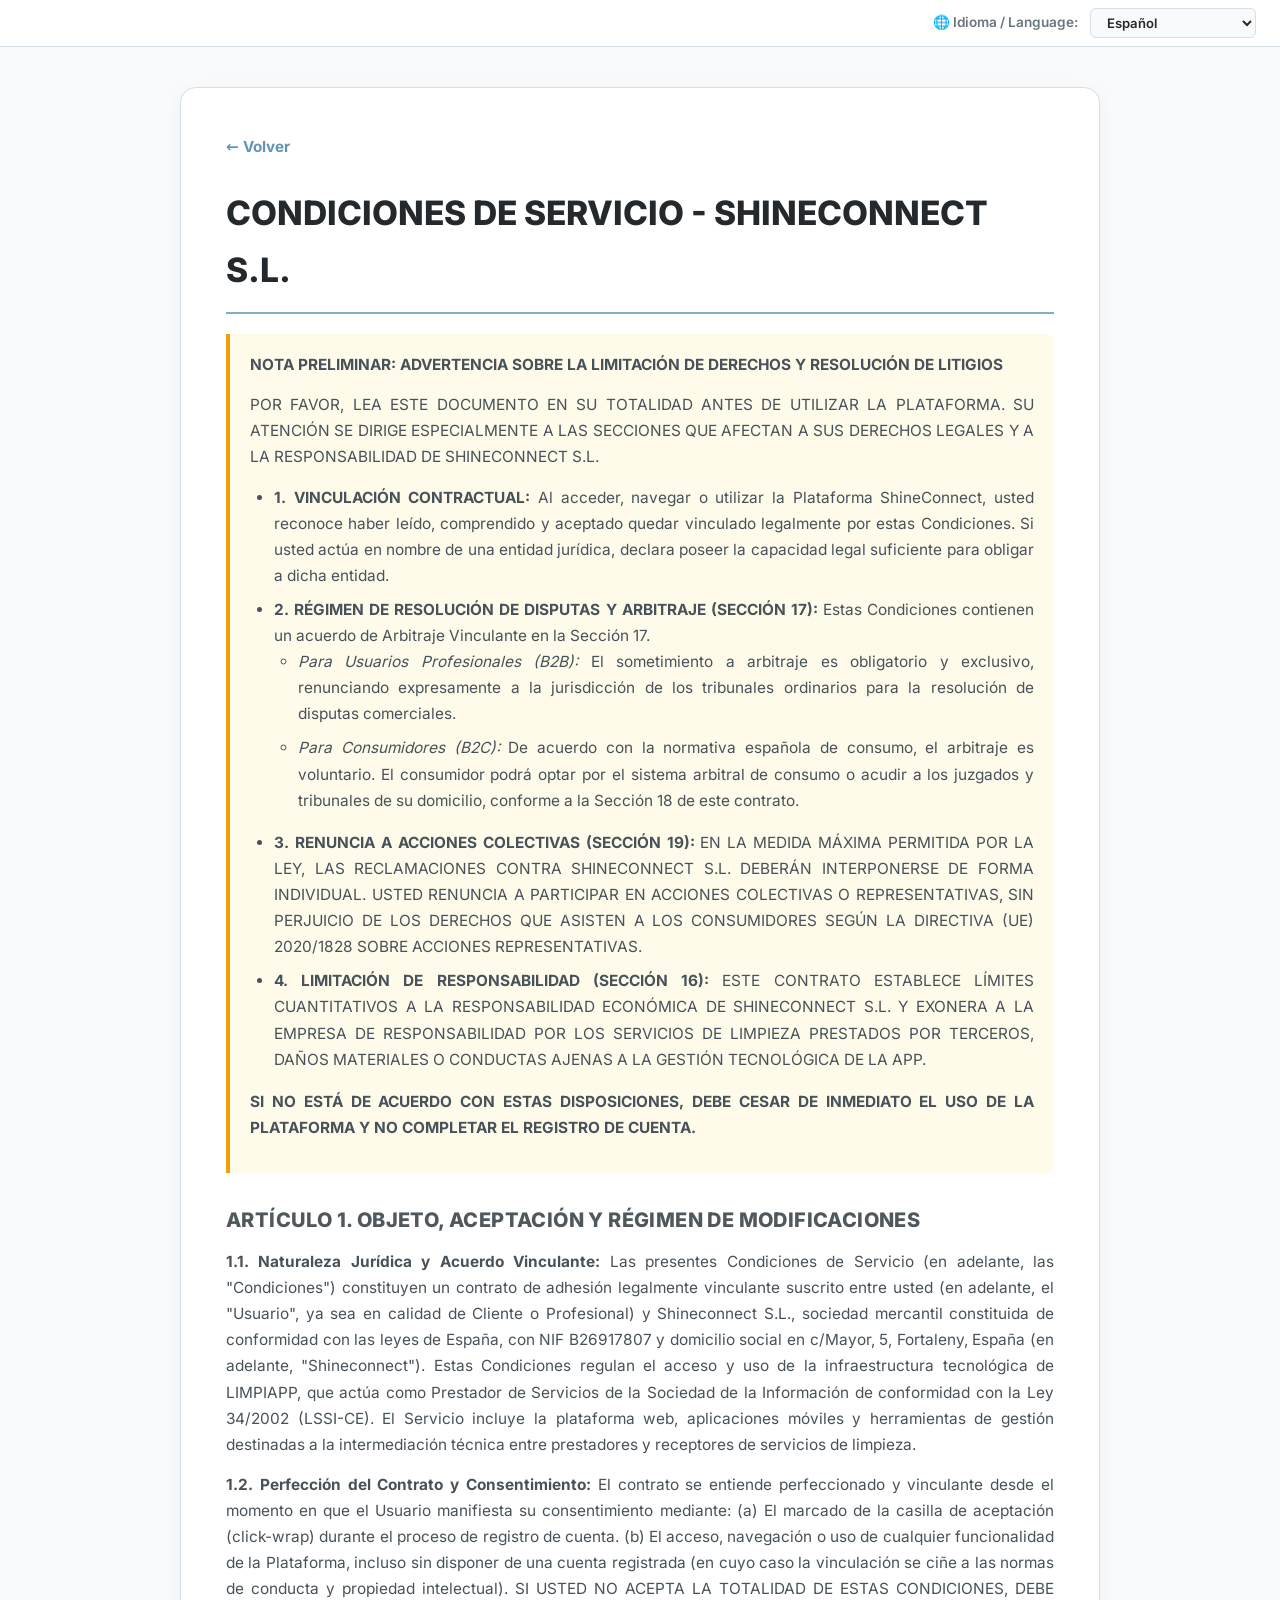
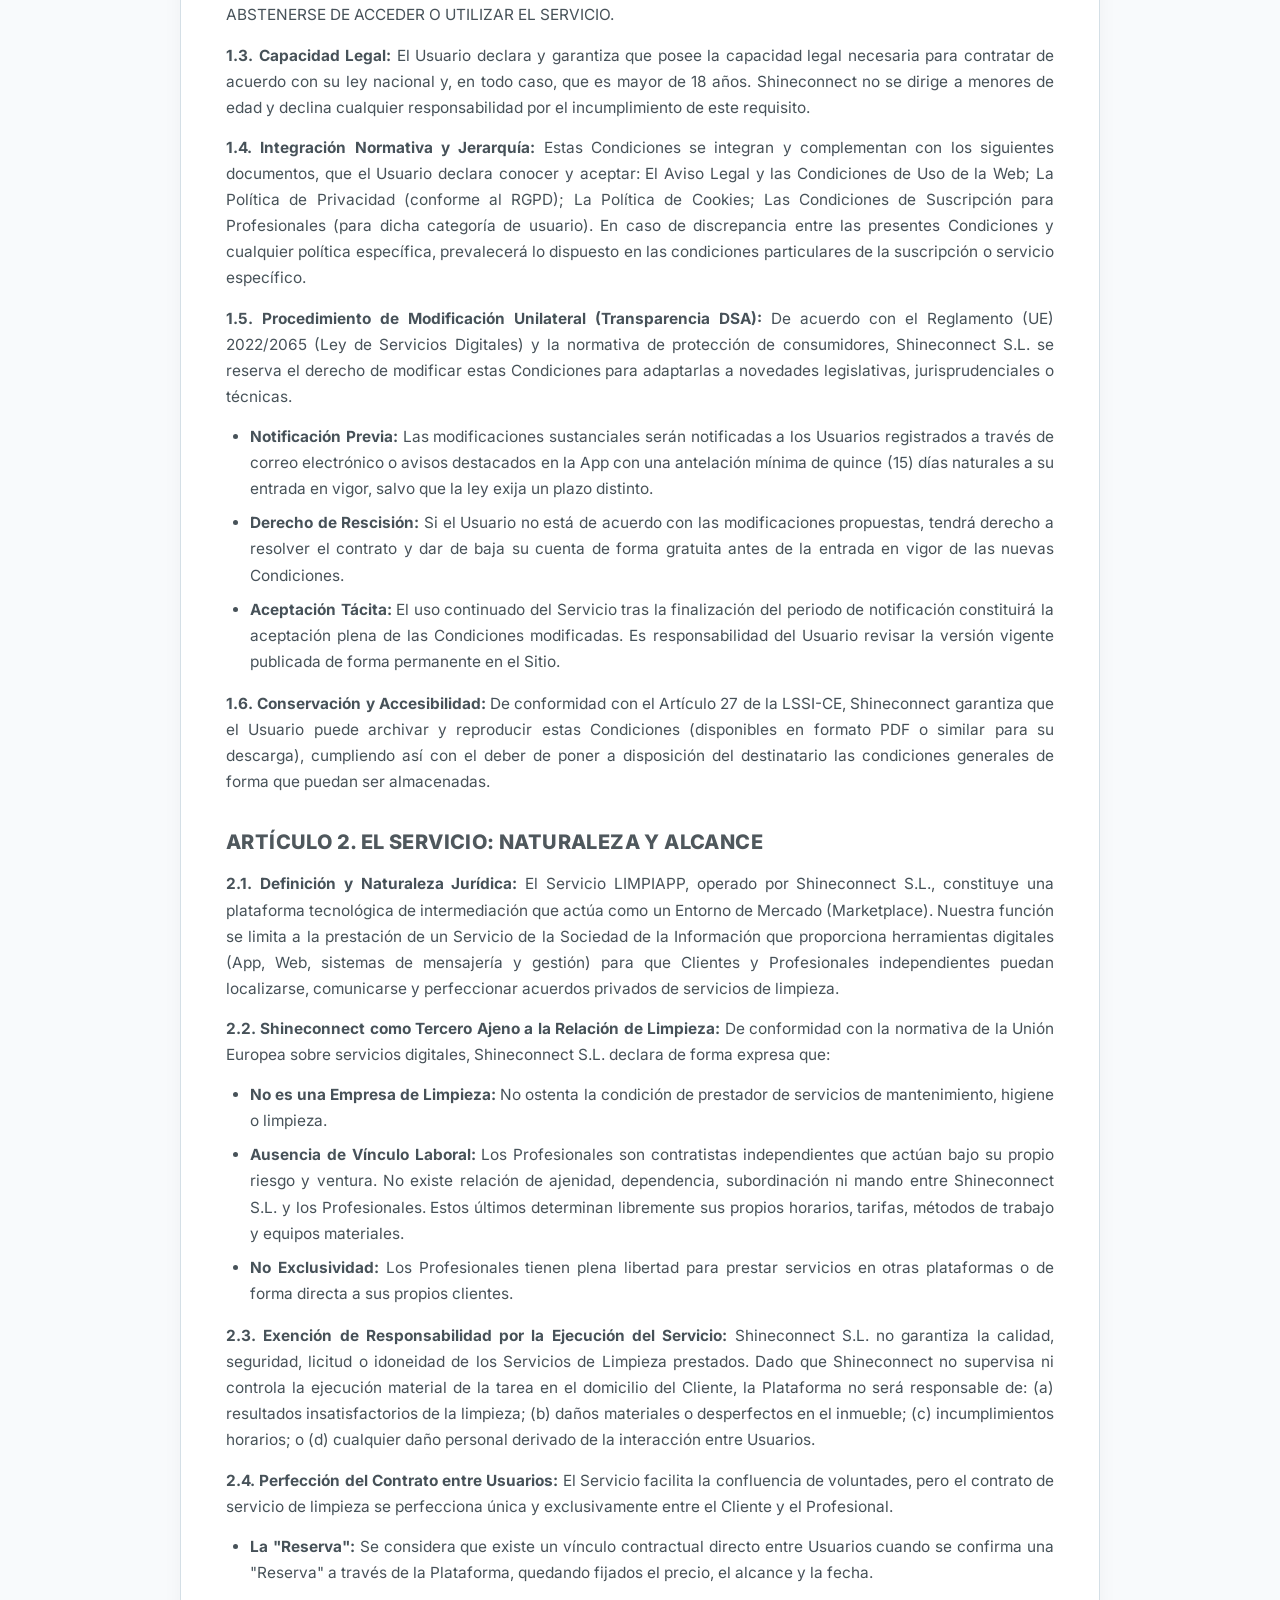
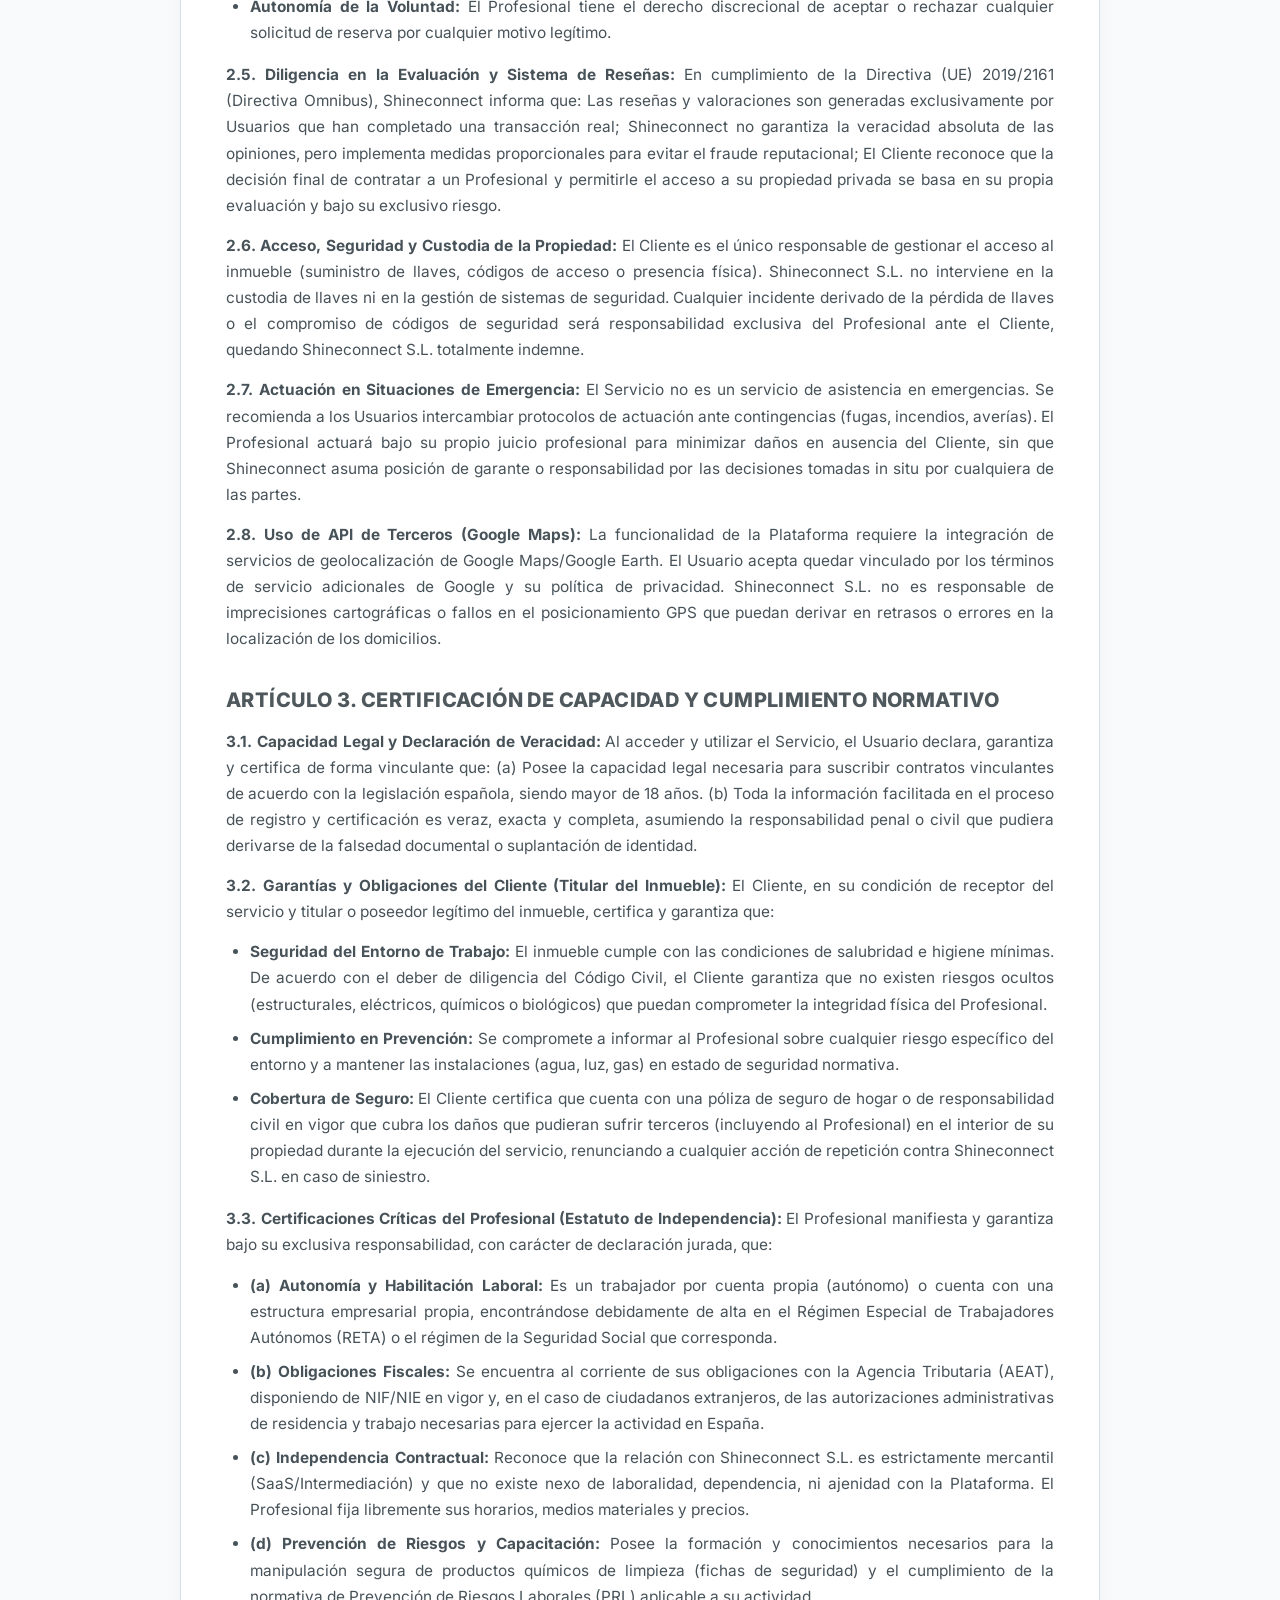
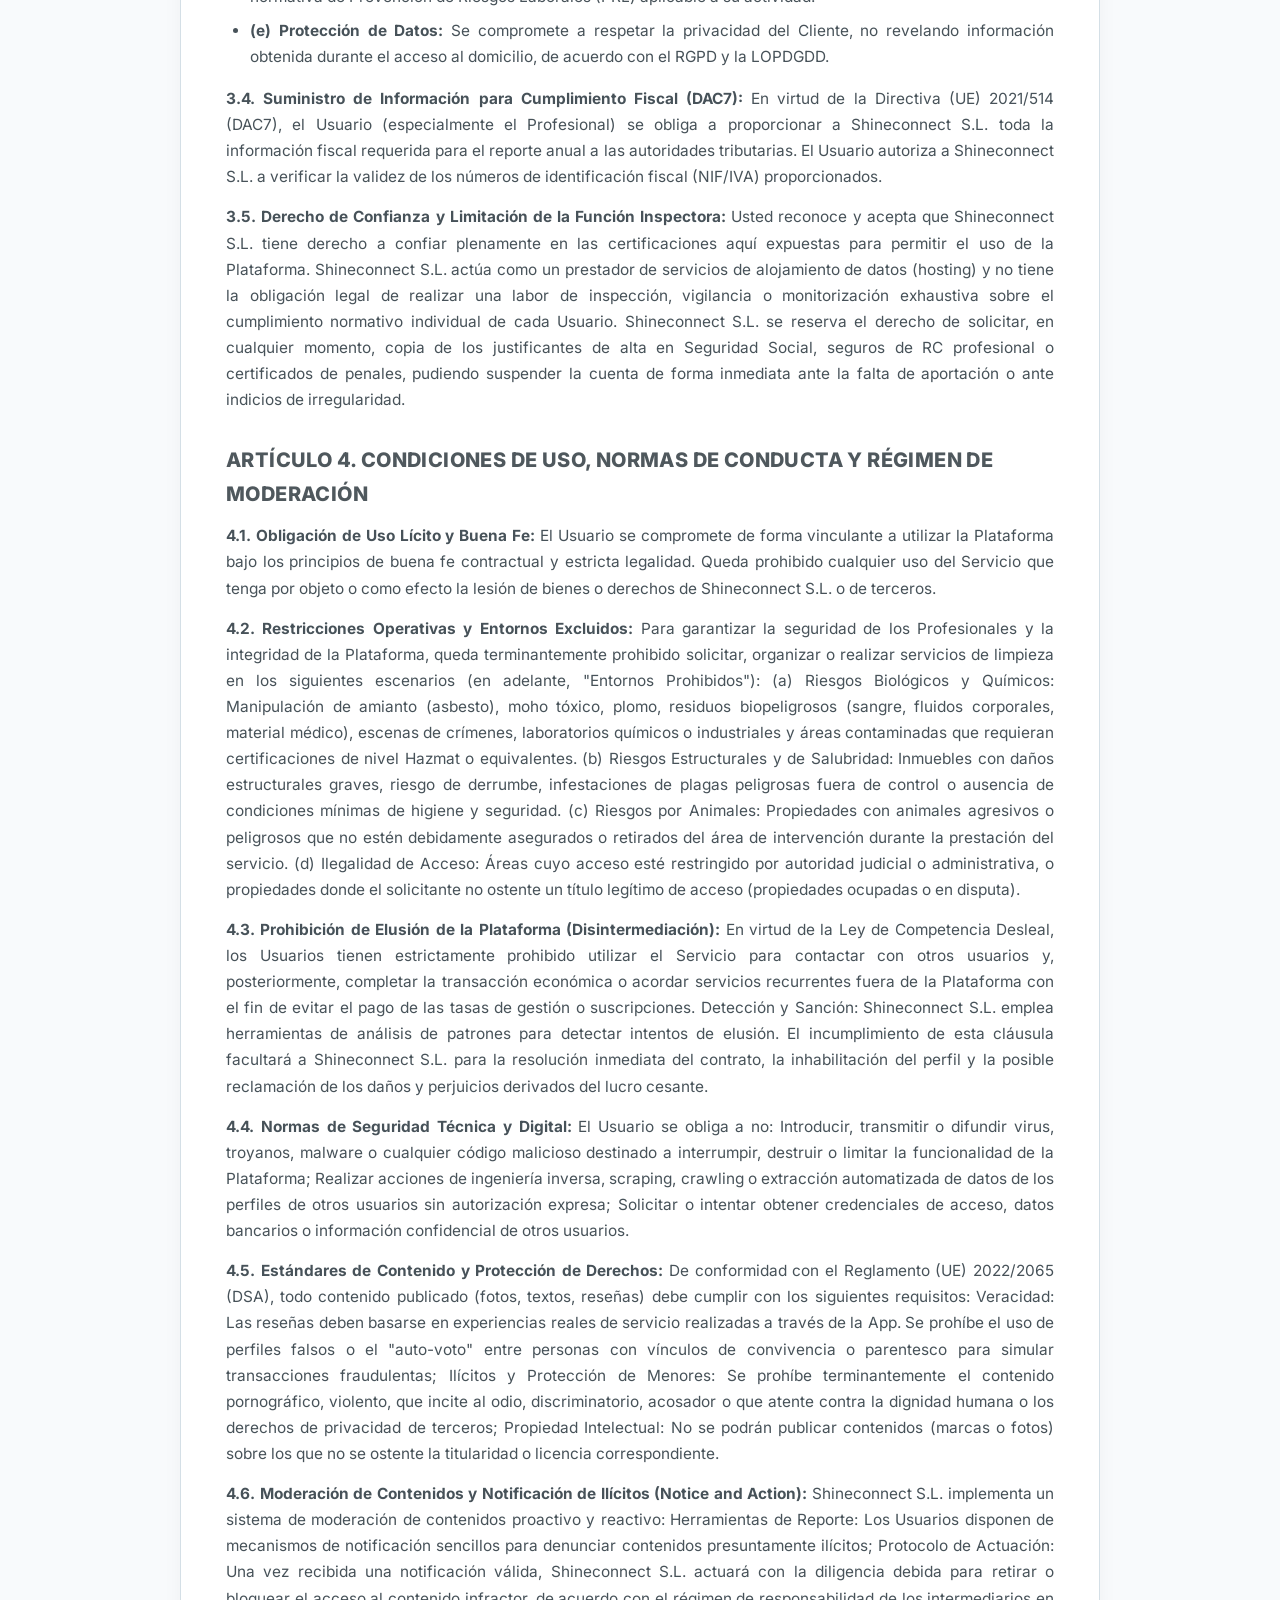
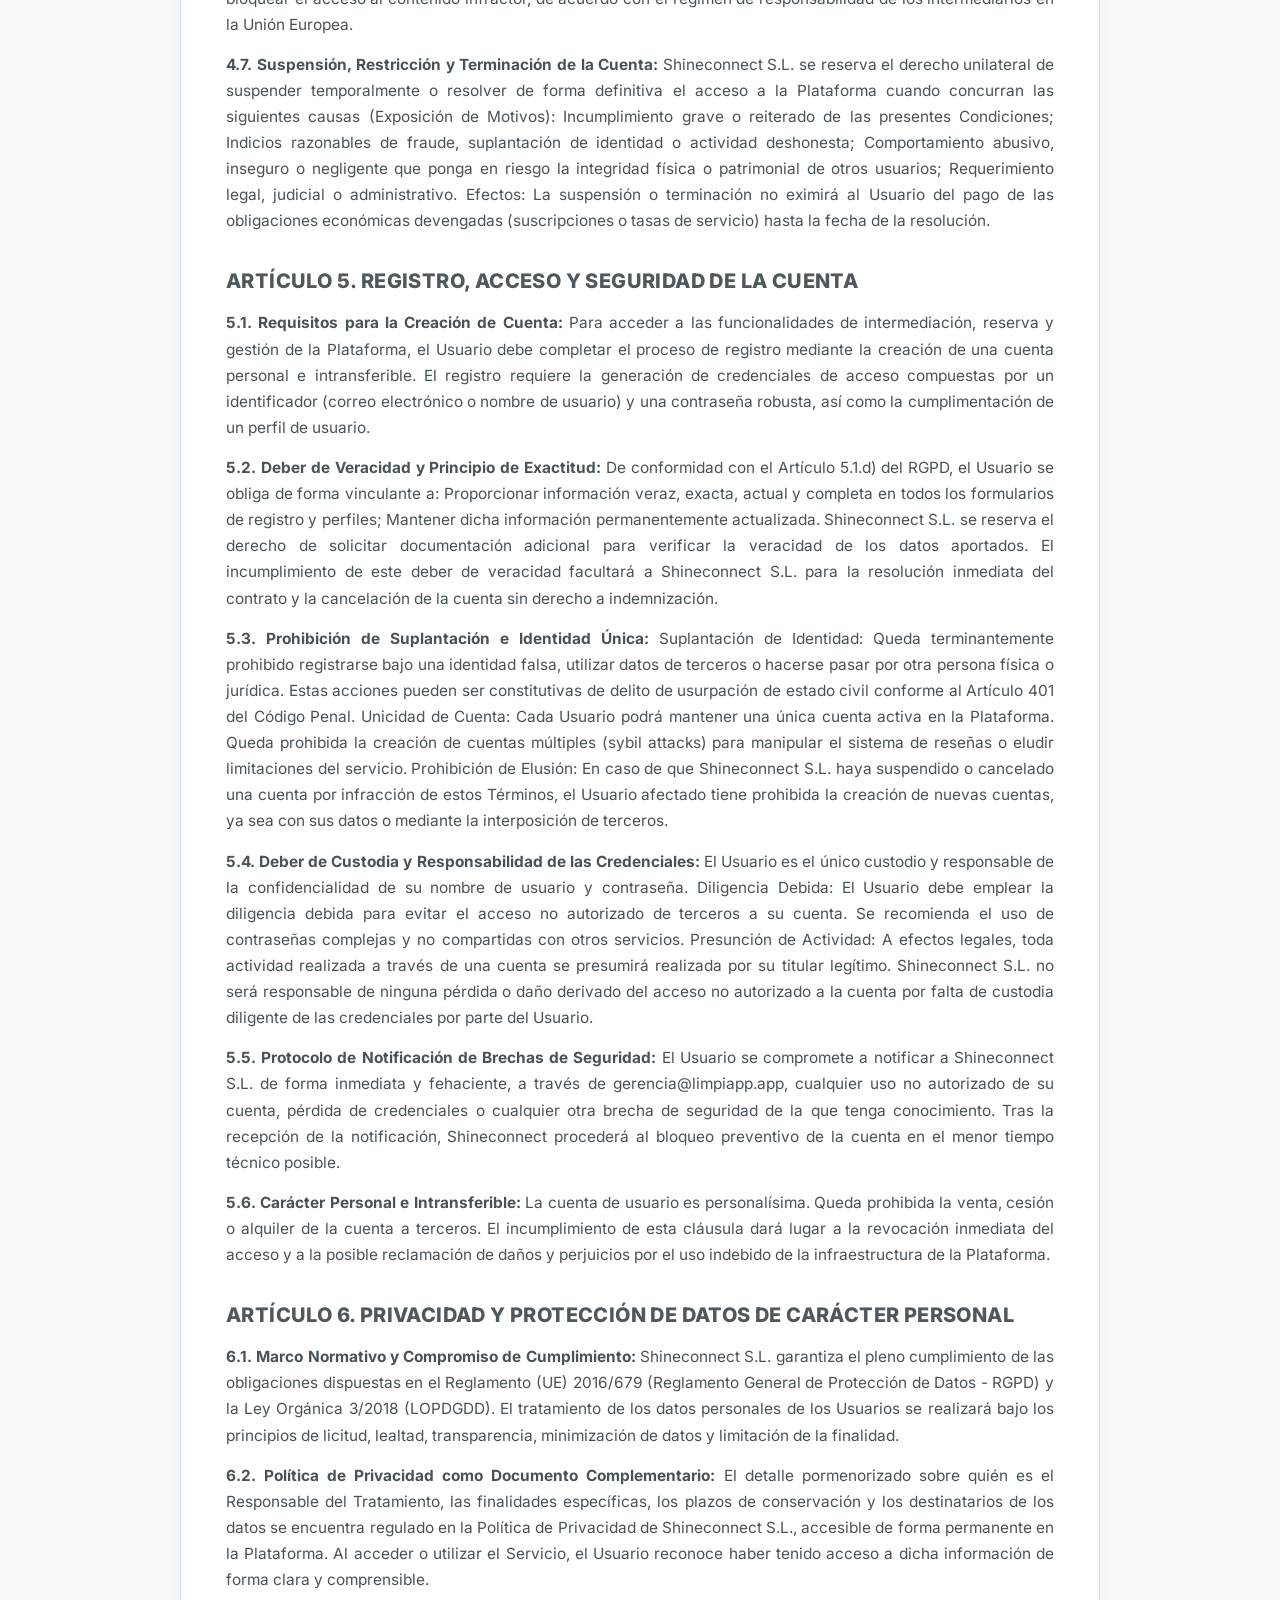
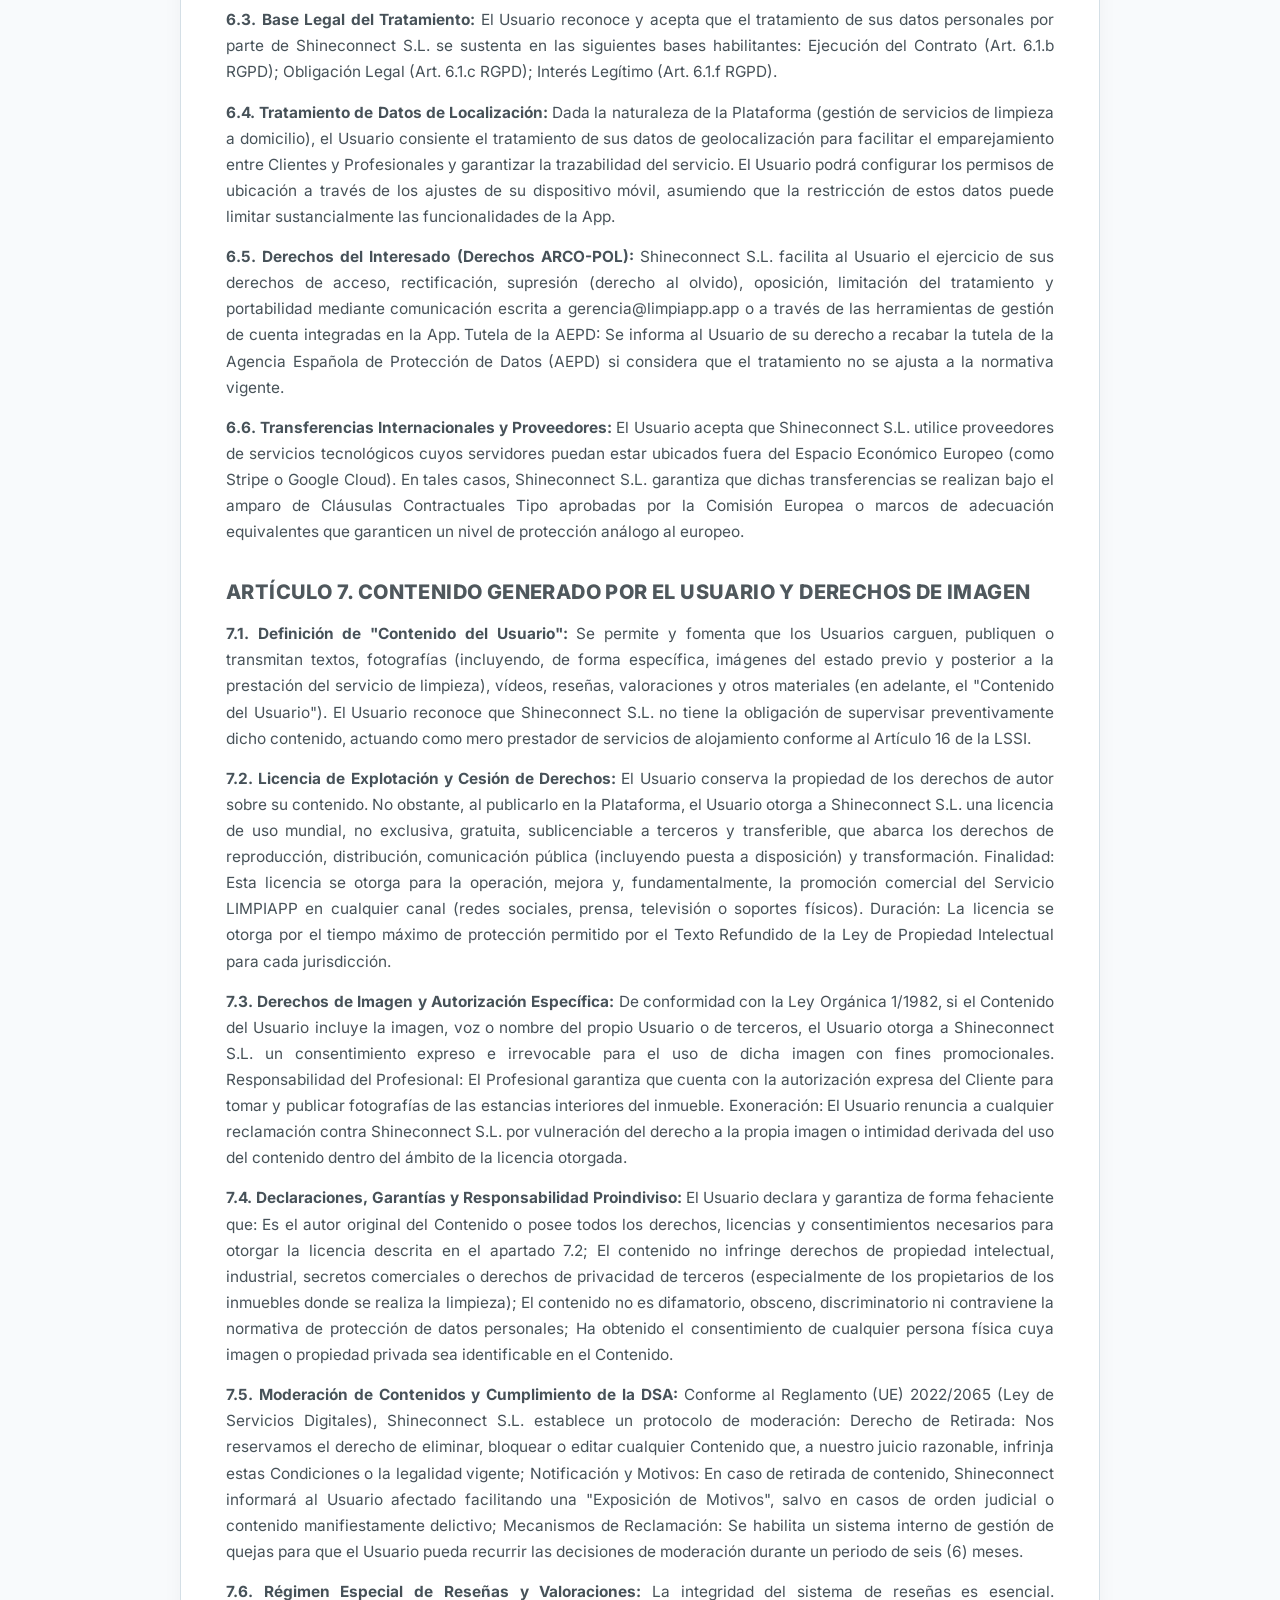
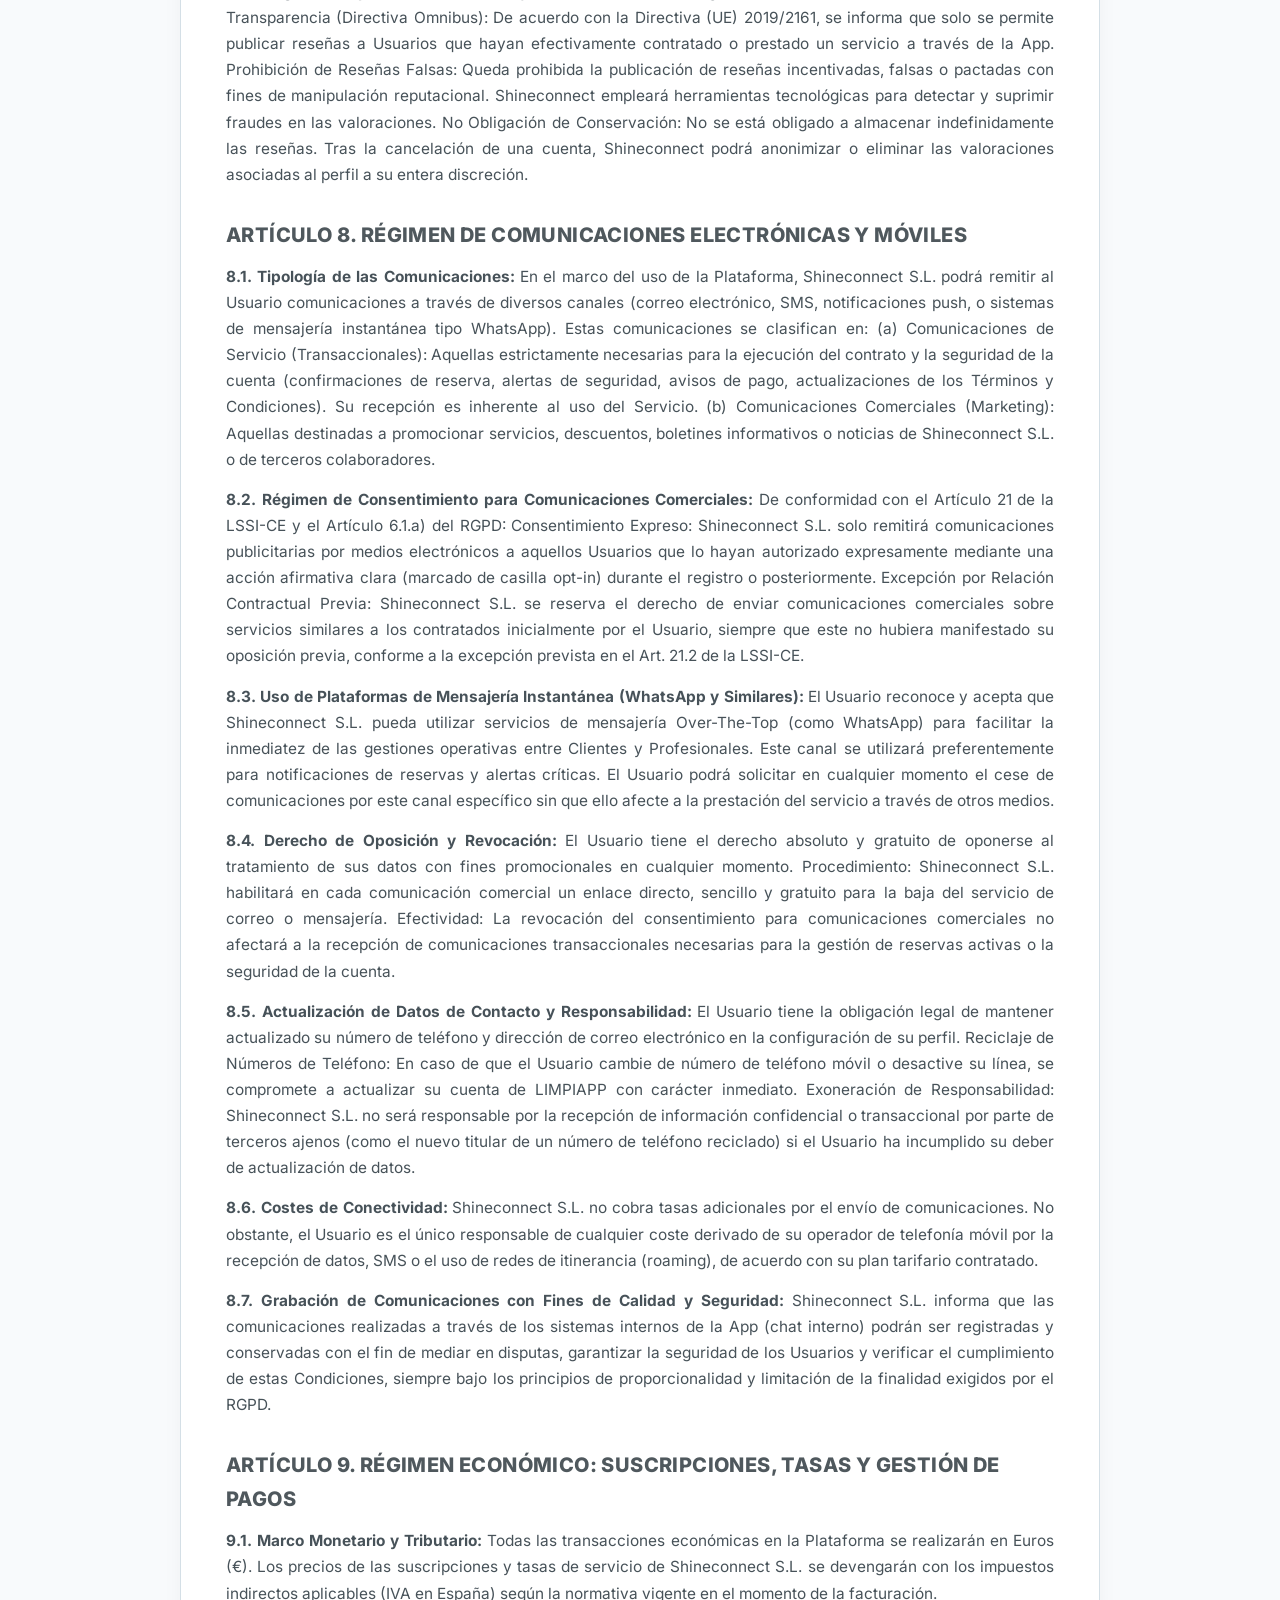
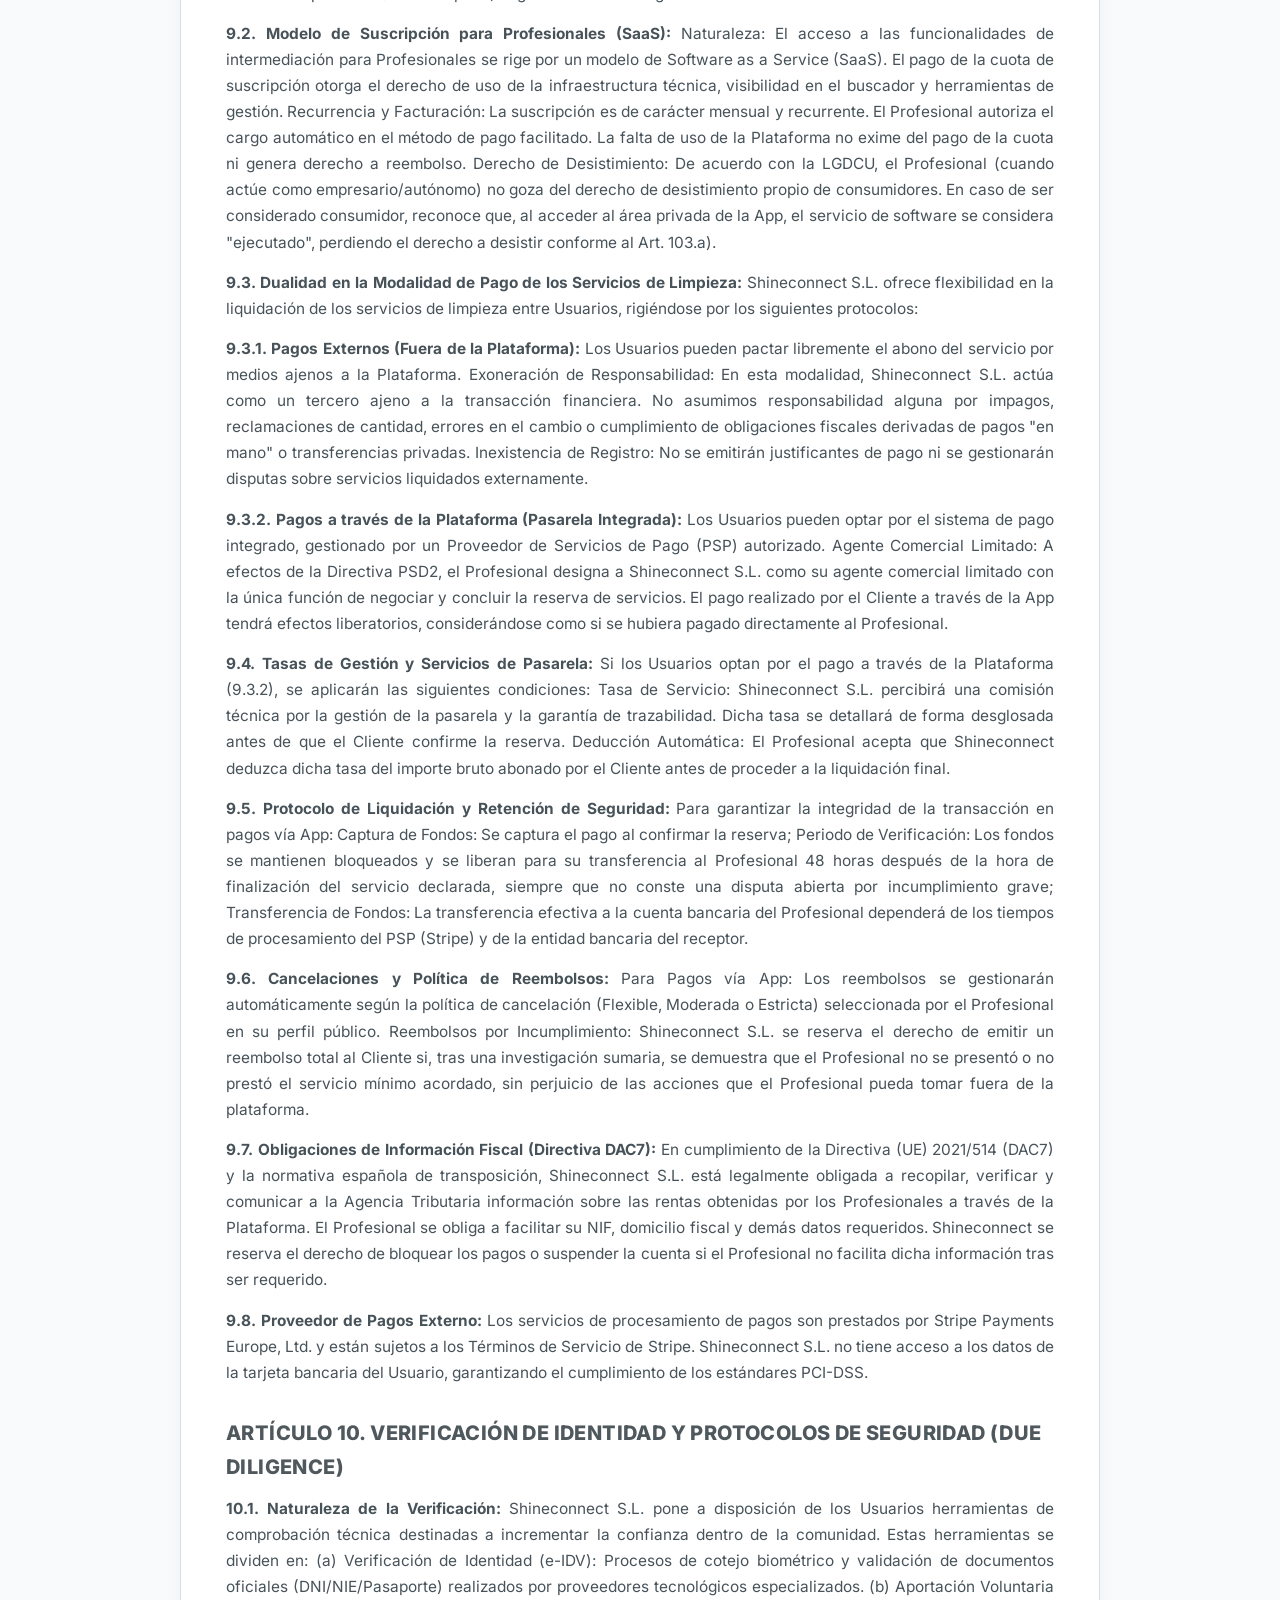
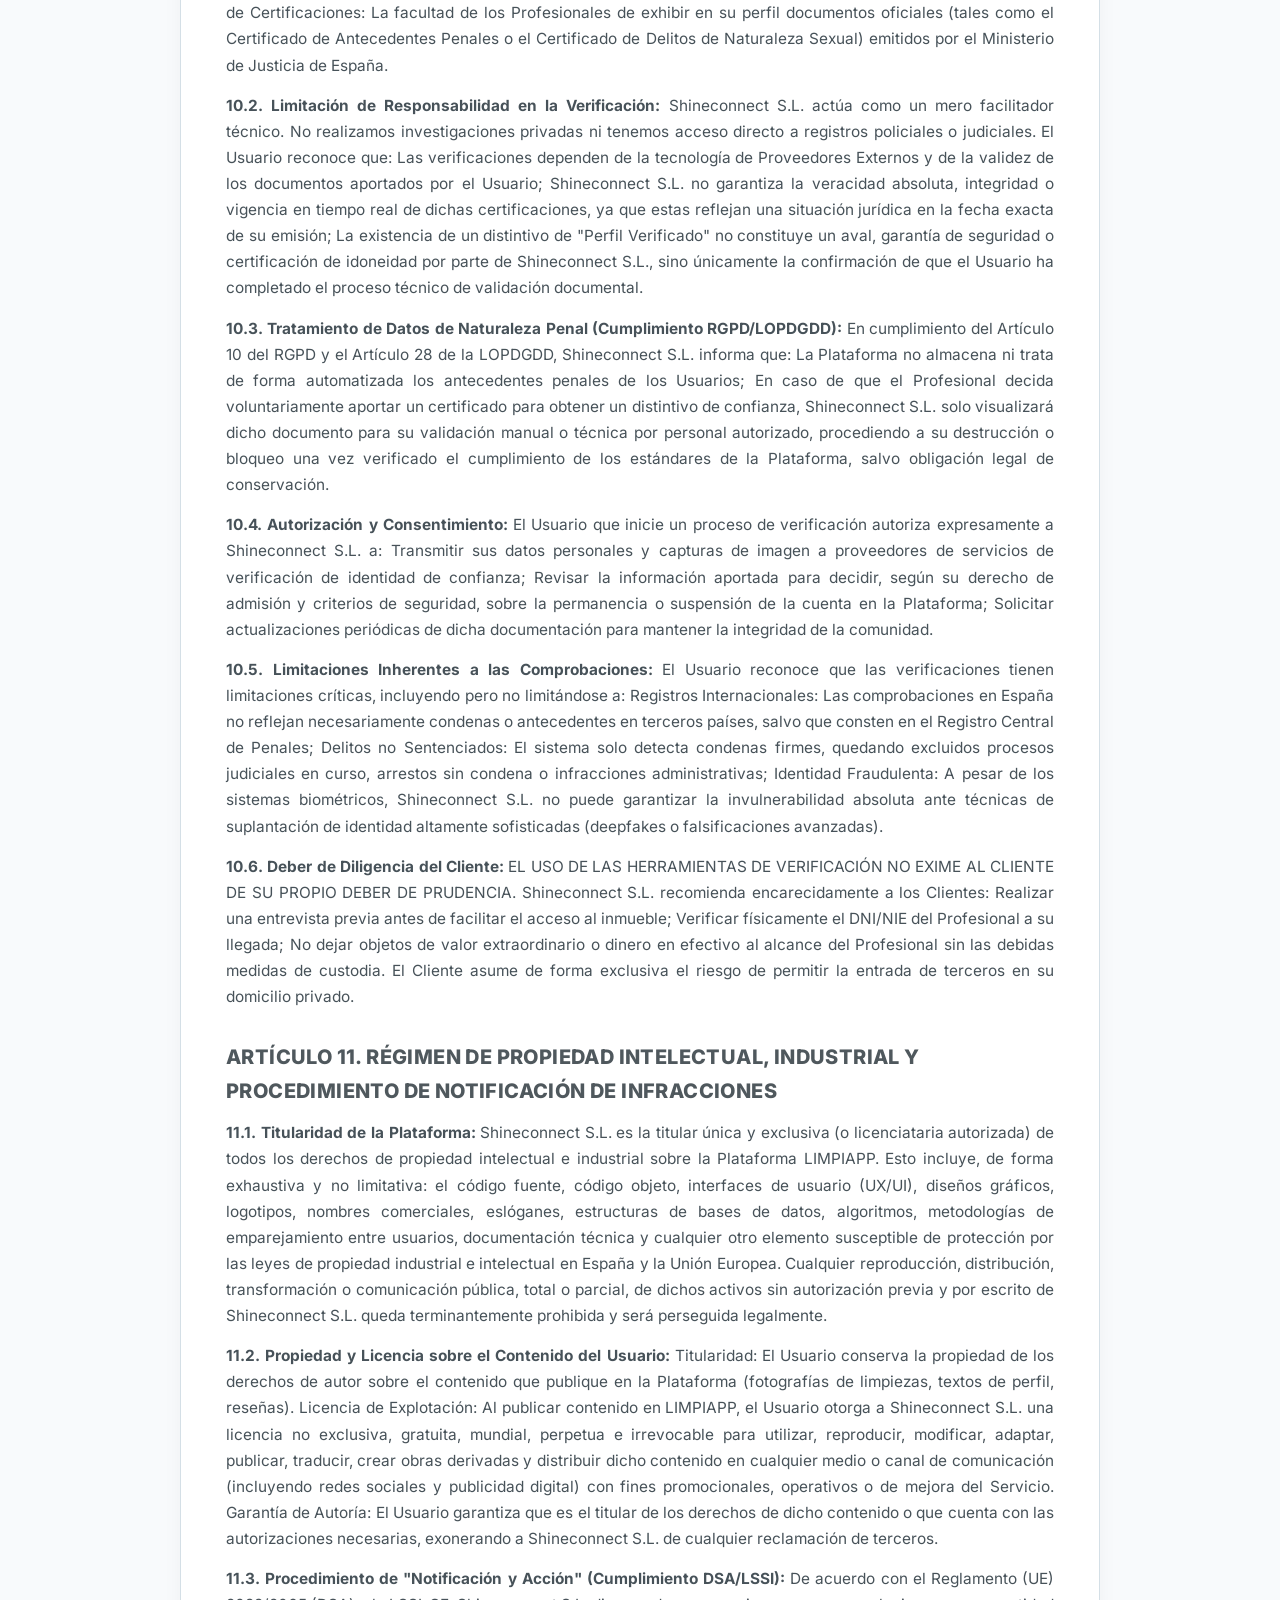
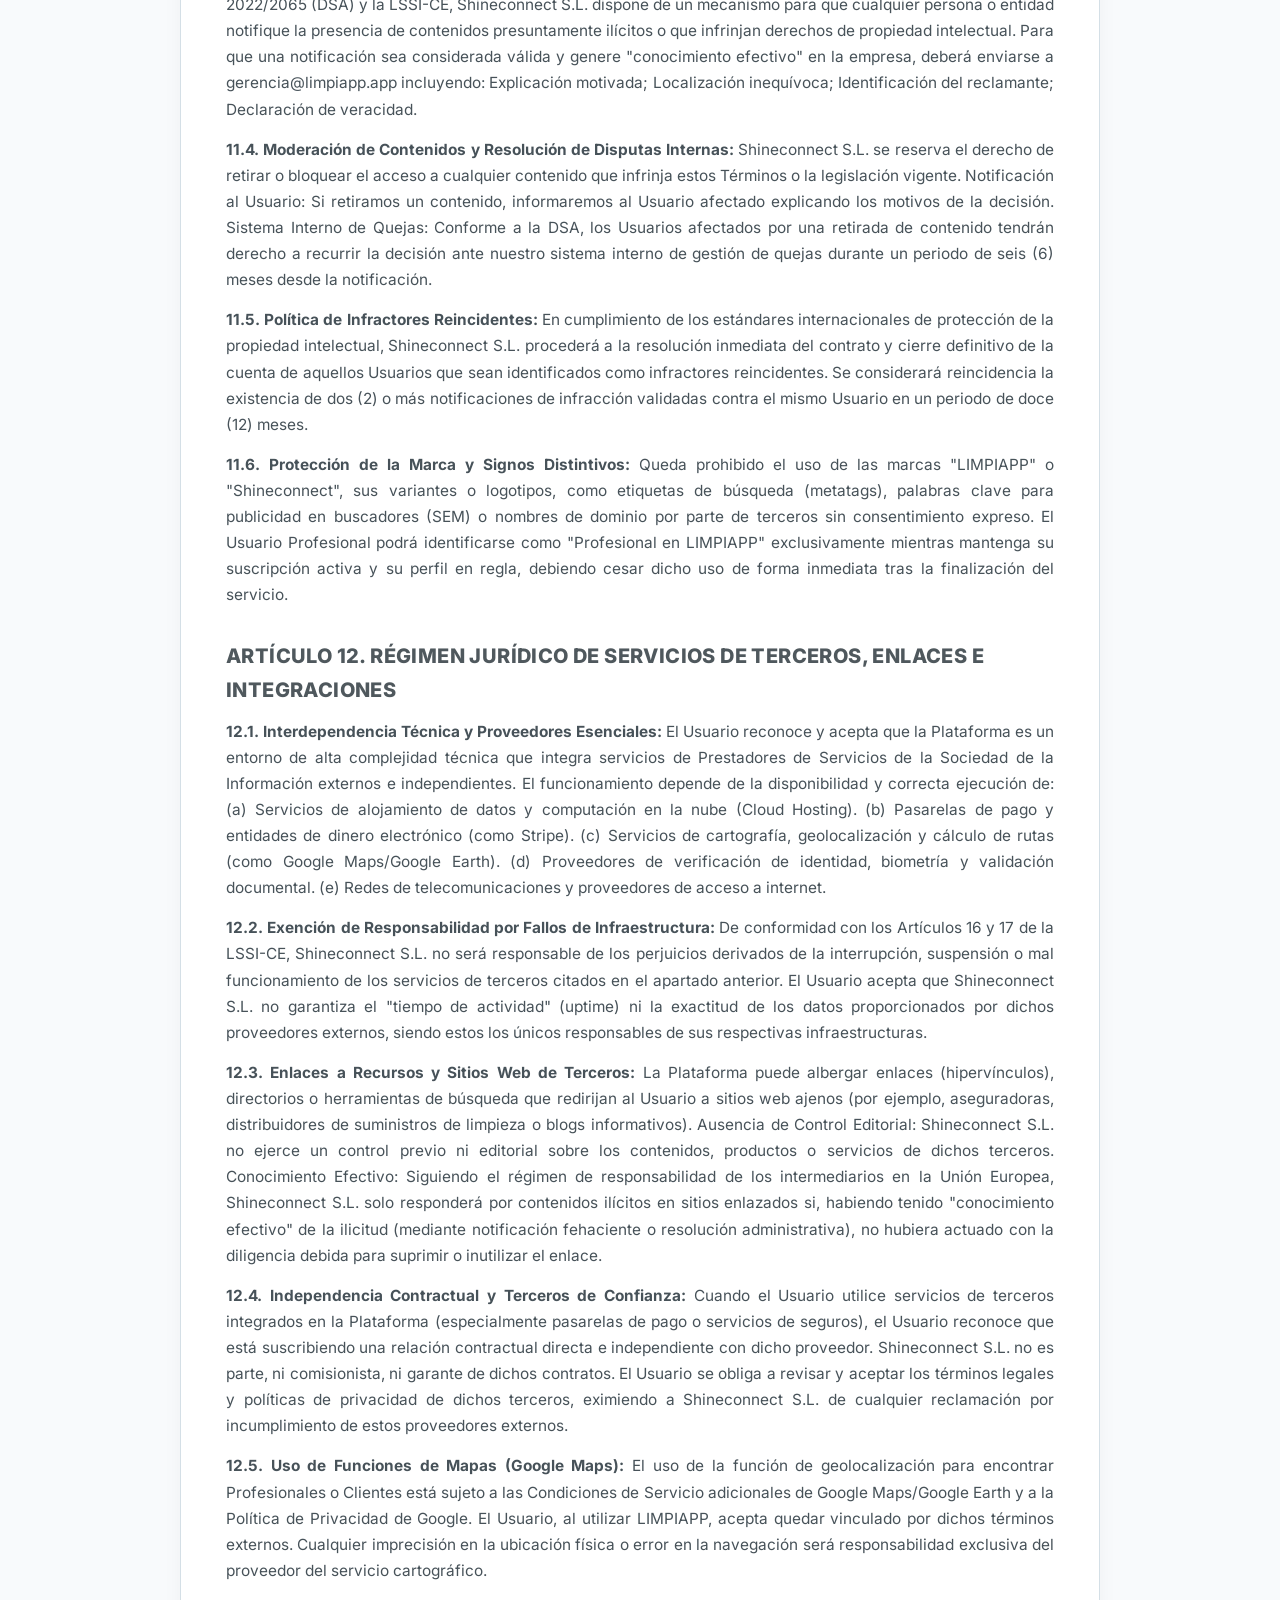
<file: terminos.html>
<!DOCTYPE html>
<html lang="es">
<head>
  <meta charset="UTF-8">
  <meta name="viewport" content="width=device-width, initial-scale=1.0">
  <title>Condiciones de Servicio y Políticas de Cancelación | LIMPIAPP</title>
  <meta name="theme-color" content="#4f585d">
  <link rel="stylesheet" href="/fonts/inter.css">
<link rel="icon" href="/favicon.ico" sizes="any">
<link rel="icon" type="image/png" sizes="32x32" href="/icons/favicon-32.png">
<link rel="apple-touch-icon" href="/icons/apple-touch-icon.png">
<link rel="manifest" href="/manifest.json">
  
  <style>
    :root {
      --color-logo-blue: #7faecb;
      --color-logo-blue-dark: #6294b4;
      --color-logo-charcoal: #4f585d;
      --color-slate-dark: #24292d;
      --color-slate-medium: #475259;
      --color-slate-muted: #6a767e;
      --color-slate-border: #d4dfe6;
      --color-bg-page: #f8fafc;
    }
    
    /* Ocultar barra superior invasiva de Google Translate */
    .goog-te-banner-frame.skiptranslate, .goog-te-banner-frame { display: none !important; }
    body { top: 0px !important; }
    #goog-gt-tt, .goog-te-balloon-frame { display: none !important; }
    .goog-text-highlight { background-color: transparent !important; box-shadow: none !important; }

    * { box-sizing: border-box; margin: 0; padding: 0; font-family: 'Inter', system-ui, sans-serif; }
    body { background-color: var(--color-bg-page); color: var(--color-slate-dark); line-height: 1.7; padding-bottom: 60px; }
    .top-bar { background: #fff; border-bottom: 1px solid var(--color-slate-border); padding: 8px 24px; display: flex; justify-content: flex-end; align-items: center; gap: 12px; font-size: 0.85rem; }
    .lang-select { padding: 5px 12px; border-radius: 6px; border: 1px solid var(--color-slate-border); font-size: 0.82rem; background: var(--color-bg-page); font-weight: 600; cursor: pointer; color: var(--color-slate-dark); }
    .container { max-width: 920px; margin: 40px auto; background: #fff; padding: 45px; border-radius: 16px; border: 1.5px solid var(--color-slate-border); box-shadow: 0 4px 20px rgba(0,0,0,0.04); }
    .back-btn { display: inline-block; color: var(--color-logo-blue-dark); text-decoration: none; font-weight: 700; margin-bottom: 24px; font-size: 0.95rem; }
    h1 { font-size: 2.1rem; color: var(--color-slate-dark); margin-bottom: 20px; font-weight: 800; border-bottom: 2px solid var(--color-logo-blue); padding-bottom: 14px; }
    h2 { font-size: 1.25rem; color: var(--color-logo-charcoal); margin: 30px 0 12px; font-weight: 800; text-transform: uppercase; letter-spacing: 0.02em; }
    h3 { font-size: 1.05rem; color: var(--color-slate-dark); margin: 18px 0 8px; font-weight: 700; }
    p, li { color: var(--color-slate-medium); font-size: 0.96rem; margin-bottom: 14px; text-align: justify; }
    ul, ol { padding-left: 24px; margin-bottom: 16px; }
    li { margin-bottom: 8px; }
    .warning-box { background: #fffbeb; border-left: 4px solid #f59e0b; padding: 18px 20px; margin: 20px 0; border-radius: 0 8px 8px 0; font-size: 0.94rem; }
    .anexo-box { background: #f8fafc; border: 1.5px solid var(--color-slate-border); padding: 24px; border-radius: 12px; margin-top: 40px; }
    .meta-date { font-weight: 700; color: var(--color-slate-muted); font-size: 0.88rem; margin-top: 30px; border-top: 1px solid var(--color-slate-border); padding-top: 15px; }
  </style>
</head>
<body>
  <div class="top-bar">
    <span style="color: var(--color-slate-muted); font-weight: 600;">🌐 Idioma / Language:</span>
    <select class="lang-select" id="langSelect">
      <optgroup label="Lenguas de España">
        <option value="es">Español</option>
        <option value="ca">Valencià / Català</option>
        <option value="gl">Galego</option>
        <option value="eu">Euskara</option>
      </optgroup>
      <optgroup label="Unión Europea">
        <option value="en">English</option>
        <option value="fr">Français</option>
        <option value="de">Deutsch</option>
        <option value="it">Italiano</option>
        <option value="pt">Português</option>
      </optgroup>
    </select>
  </div>

  <div class="container">
    <a href="index.html" class="back-btn" id="linkVolver">← Volver</a>
    <h1>CONDICIONES DE SERVICIO - SHINECONNECT S.L.</h1>

    <div class="warning-box">
      <p><strong>NOTA PRELIMINAR: ADVERTENCIA SOBRE LA LIMITACIÓN DE DERECHOS Y RESOLUCIÓN DE LITIGIOS</strong></p>
      <p>POR FAVOR, LEA ESTE DOCUMENTO EN SU TOTALIDAD ANTES DE UTILIZAR LA PLATAFORMA. SU ATENCIÓN SE DIRIGE ESPECIALMENTE A LAS SECCIONES QUE AFECTAN A SUS DERECHOS LEGALES Y A LA RESPONSABILIDAD DE SHINECONNECT S.L.</p>
      <ul>
        <li><strong>1. VINCULACIÓN CONTRACTUAL:</strong> Al acceder, navegar o utilizar la Plataforma ShineConnect, usted reconoce haber leído, comprendido y aceptado quedar vinculado legalmente por estas Condiciones. Si usted actúa en nombre de una entidad jurídica, declara poseer la capacidad legal suficiente para obligar a dicha entidad.</li>
        <li><strong>2. RÉGIMEN DE RESOLUCIÓN DE DISPUTAS Y ARBITRAJE (SECCIÓN 17):</strong> Estas Condiciones contienen un acuerdo de Arbitraje Vinculante en la Sección 17.
          <ul>
            <li><em>Para Usuarios Profesionales (B2B):</em> El sometimiento a arbitraje es obligatorio y exclusivo, renunciando expresamente a la jurisdicción de los tribunales ordinarios para la resolución de disputas comerciales.</li>
            <li><em>Para Consumidores (B2C):</em> De acuerdo con la normativa española de consumo, el arbitraje es voluntario. El consumidor podrá optar por el sistema arbitral de consumo o acudir a los juzgados y tribunales de su domicilio, conforme a la Sección 18 de este contrato.</li>
          </ul>
        </li>
        <li><strong>3. RENUNCIA A ACCIONES COLECTIVAS (SECCIÓN 19):</strong> EN LA MEDIDA MÁXIMA PERMITIDA POR LA LEY, LAS RECLAMACIONES CONTRA SHINECONNECT S.L. DEBERÁN INTERPONERSE DE FORMA INDIVIDUAL. USTED RENUNCIA A PARTICIPAR EN ACCIONES COLECTIVAS O REPRESENTATIVAS, SIN PERJUICIO DE LOS DERECHOS QUE ASISTEN A LOS CONSUMIDORES SEGÚN LA DIRECTIVA (UE) 2020/1828 SOBRE ACCIONES REPRESENTATIVAS.</li>
        <li><strong>4. LIMITACIÓN DE RESPONSABILIDAD (SECCIÓN 16):</strong> ESTE CONTRATO ESTABLECE LÍMITES CUANTITATIVOS A LA RESPONSABILIDAD ECONÓMICA DE SHINECONNECT S.L. Y EXONERA A LA EMPRESA DE RESPONSABILIDAD POR LOS SERVICIOS DE LIMPIEZA PRESTADOS POR TERCEROS, DAÑOS MATERIALES O CONDUCTAS AJENAS A LA GESTIÓN TECNOLÓGICA DE LA APP.</li>
      </ul>
      <p><strong>SI NO ESTÁ DE ACUERDO CON ESTAS DISPOSICIONES, DEBE CESAR DE INMEDIATO EL USO DE LA PLATAFORMA Y NO COMPLETAR EL REGISTRO DE CUENTA.</strong></p>
    </div>

    <h2>ARTÍCULO 1. OBJETO, ACEPTACIÓN Y RÉGIMEN DE MODIFICACIONES</h2>
    <p><strong>1.1. Naturaleza Jurídica y Acuerdo Vinculante:</strong> Las presentes Condiciones de Servicio (en adelante, las "Condiciones") constituyen un contrato de adhesión legalmente vinculante suscrito entre usted (en adelante, el "Usuario", ya sea en calidad de Cliente o Profesional) y Shineconnect S.L., sociedad mercantil constituida de conformidad con las leyes de España, con NIF B26917807 y domicilio social en c/Mayor, 5, Fortaleny, España (en adelante, "Shineconnect"). Estas Condiciones regulan el acceso y uso de la infraestructura tecnológica de LIMPIAPP, que actúa como Prestador de Servicios de la Sociedad de la Información de conformidad con la Ley 34/2002 (LSSI-CE). El Servicio incluye la plataforma web, aplicaciones móviles y herramientas de gestión destinadas a la intermediación técnica entre prestadores y receptores de servicios de limpieza.</p>
    <p><strong>1.2. Perfección del Contrato y Consentimiento:</strong> El contrato se entiende perfeccionado y vinculante desde el momento en que el Usuario manifiesta su consentimiento mediante: (a) El marcado de la casilla de aceptación (click-wrap) durante el proceso de registro de cuenta. (b) El acceso, navegación o uso de cualquier funcionalidad de la Plataforma, incluso sin disponer de una cuenta registrada (en cuyo caso la vinculación se ciñe a las normas de conducta y propiedad intelectual). SI USTED NO ACEPTA LA TOTALIDAD DE ESTAS CONDICIONES, DEBE ABSTENERSE DE ACCEDER O UTILIZAR EL SERVICIO.</p>
    <p><strong>1.3. Capacidad Legal:</strong> El Usuario declara y garantiza que posee la capacidad legal necesaria para contratar de acuerdo con su ley nacional y, en todo caso, que es mayor de 18 años. Shineconnect no se dirige a menores de edad y declina cualquier responsabilidad por el incumplimiento de este requisito.</p>
    <p><strong>1.4. Integración Normativa y Jerarquía:</strong> Estas Condiciones se integran y complementan con los siguientes documentos, que el Usuario declara conocer y aceptar: El Aviso Legal y las Condiciones de Uso de la Web; La Política de Privacidad (conforme al RGPD); La Política de Cookies; Las Condiciones de Suscripción para Profesionales (para dicha categoría de usuario). En caso de discrepancia entre las presentes Condiciones y cualquier política específica, prevalecerá lo dispuesto en las condiciones particulares de la suscripción o servicio específico.</p>
    <p><strong>1.5. Procedimiento de Modificación Unilateral (Transparencia DSA):</strong> De acuerdo con el Reglamento (UE) 2022/2065 (Ley de Servicios Digitales) y la normativa de protección de consumidores, Shineconnect S.L. se reserva el derecho de modificar estas Condiciones para adaptarlas a novedades legislativas, jurisprudenciales o técnicas.</p>
    <ul>
      <li><strong>Notificación Previa:</strong> Las modificaciones sustanciales serán notificadas a los Usuarios registrados a través de correo electrónico o avisos destacados en la App con una antelación mínima de quince (15) días naturales a su entrada en vigor, salvo que la ley exija un plazo distinto.</li>
      <li><strong>Derecho de Rescisión:</strong> Si el Usuario no está de acuerdo con las modificaciones propuestas, tendrá derecho a resolver el contrato y dar de baja su cuenta de forma gratuita antes de la entrada en vigor de las nuevas Condiciones.</li>
      <li><strong>Aceptación Tácita:</strong> El uso continuado del Servicio tras la finalización del periodo de notificación constituirá la aceptación plena de las Condiciones modificadas. Es responsabilidad del Usuario revisar la versión vigente publicada de forma permanente en el Sitio.</li>
    </ul>
    <p><strong>1.6. Conservación y Accesibilidad:</strong> De conformidad con el Artículo 27 de la LSSI-CE, Shineconnect garantiza que el Usuario puede archivar y reproducir estas Condiciones (disponibles en formato PDF o similar para su descarga), cumpliendo así con el deber de poner a disposición del destinatario las condiciones generales de forma que puedan ser almacenadas.</p>

    <h2>ARTÍCULO 2. EL SERVICIO: NATURALEZA Y ALCANCE</h2>
    <p><strong>2.1. Definición y Naturaleza Jurídica:</strong> El Servicio LIMPIAPP, operado por Shineconnect S.L., constituye una plataforma tecnológica de intermediación que actúa como un Entorno de Mercado (Marketplace). Nuestra función se limita a la prestación de un Servicio de la Sociedad de la Información que proporciona herramientas digitales (App, Web, sistemas de mensajería y gestión) para que Clientes y Profesionales independientes puedan localizarse, comunicarse y perfeccionar acuerdos privados de servicios de limpieza.</p>
    <p><strong>2.2. Shineconnect como Tercero Ajeno a la Relación de Limpieza:</strong> De conformidad con la normativa de la Unión Europea sobre servicios digitales, Shineconnect S.L. declara de forma expresa que:</p>
    <ul>
      <li><strong>No es una Empresa de Limpieza:</strong> No ostenta la condición de prestador de servicios de mantenimiento, higiene o limpieza.</li>
      <li><strong>Ausencia de Vínculo Laboral:</strong> Los Profesionales son contratistas independientes que actúan bajo su propio riesgo y ventura. No existe relación de ajenidad, dependencia, subordinación ni mando entre Shineconnect S.L. y los Profesionales. Estos últimos determinan libremente sus propios horarios, tarifas, métodos de trabajo y equipos materiales.</li>
      <li><strong>No Exclusividad:</strong> Los Profesionales tienen plena libertad para prestar servicios en otras plataformas o de forma directa a sus propios clientes.</li>
    </ul>
    <p><strong>2.3. Exención de Responsabilidad por la Ejecución del Servicio:</strong> Shineconnect S.L. no garantiza la calidad, seguridad, licitud o idoneidad de los Servicios de Limpieza prestados. Dado que Shineconnect no supervisa ni controla la ejecución material de la tarea en el domicilio del Cliente, la Plataforma no será responsable de: (a) resultados insatisfactorios de la limpieza; (b) daños materiales o desperfectos en el inmueble; (c) incumplimientos horarios; o (d) cualquier daño personal derivado de la interacción entre Usuarios.</p>
    <p><strong>2.4. Perfección del Contrato entre Usuarios:</strong> El Servicio facilita la confluencia de voluntades, pero el contrato de servicio de limpieza se perfecciona única y exclusivamente entre el Cliente y el Profesional.</p>
    <ul>
      <li><strong>La "Reserva":</strong> Se considera que existe un vínculo contractual directo entre Usuarios cuando se confirma una "Reserva" a través de la Plataforma, quedando fijados el precio, el alcance y la fecha.</li>
      <li><strong>Autonomía de la Voluntad:</strong> El Profesional tiene el derecho discrecional de aceptar o rechazar cualquier solicitud de reserva por cualquier motivo legítimo.</li>
    </ul>
    <p><strong>2.5. Diligencia en la Evaluación y Sistema de Reseñas:</strong> En cumplimiento de la Directiva (UE) 2019/2161 (Directiva Omnibus), Shineconnect informa que: Las reseñas y valoraciones son generadas exclusivamente por Usuarios que han completado una transacción real; Shineconnect no garantiza la veracidad absoluta de las opiniones, pero implementa medidas proporcionales para evitar el fraude reputacional; El Cliente reconoce que la decisión final de contratar a un Profesional y permitirle el acceso a su propiedad privada se basa en su propia evaluación y bajo su exclusivo riesgo.</p>
    <p><strong>2.6. Acceso, Seguridad y Custodia de la Propiedad:</strong> El Cliente es el único responsable de gestionar el acceso al inmueble (suministro de llaves, códigos de acceso o presencia física). Shineconnect S.L. no interviene en la custodia de llaves ni en la gestión de sistemas de seguridad. Cualquier incidente derivado de la pérdida de llaves o el compromiso de códigos de seguridad será responsabilidad exclusiva del Profesional ante el Cliente, quedando Shineconnect S.L. totalmente indemne.</p>
    <p><strong>2.7. Actuación en Situaciones de Emergencia:</strong> El Servicio no es un servicio de asistencia en emergencias. Se recomienda a los Usuarios intercambiar protocolos de actuación ante contingencias (fugas, incendios, averías). El Profesional actuará bajo su propio juicio profesional para minimizar daños en ausencia del Cliente, sin que Shineconnect asuma posición de garante o responsabilidad por las decisiones tomadas in situ por cualquiera de las partes.</p>
    <p><strong>2.8. Uso de API de Terceros (Google Maps):</strong> La funcionalidad de la Plataforma requiere la integración de servicios de geolocalización de Google Maps/Google Earth. El Usuario acepta quedar vinculado por los términos de servicio adicionales de Google y su política de privacidad. Shineconnect S.L. no es responsable de imprecisiones cartográficas o fallos en el posicionamiento GPS que puedan derivar en retrasos o errores en la localización de los domicilios.</p>

    <h2>ARTÍCULO 3. CERTIFICACIÓN DE CAPACIDAD Y CUMPLIMIENTO NORMATIVO</h2>
    <p><strong>3.1. Capacidad Legal y Declaración de Veracidad:</strong> Al acceder y utilizar el Servicio, el Usuario declara, garantiza y certifica de forma vinculante que: (a) Posee la capacidad legal necesaria para suscribir contratos vinculantes de acuerdo con la legislación española, siendo mayor de 18 años. (b) Toda la información facilitada en el proceso de registro y certificación es veraz, exacta y completa, asumiendo la responsabilidad penal o civil que pudiera derivarse de la falsedad documental o suplantación de identidad.</p>
    <p><strong>3.2. Garantías y Obligaciones del Cliente (Titular del Inmueble):</strong> El Cliente, en su condición de receptor del servicio y titular o poseedor legítimo del inmueble, certifica y garantiza que:</p>
    <ul>
      <li><strong>Seguridad del Entorno de Trabajo:</strong> El inmueble cumple con las condiciones de salubridad e higiene mínimas. De acuerdo con el deber de diligencia del Código Civil, el Cliente garantiza que no existen riesgos ocultos (estructurales, eléctricos, químicos o biológicos) que puedan comprometer la integridad física del Profesional.</li>
      <li><strong>Cumplimiento en Prevención:</strong> Se compromete a informar al Profesional sobre cualquier riesgo específico del entorno y a mantener las instalaciones (agua, luz, gas) en estado de seguridad normativa.</li>
      <li><strong>Cobertura de Seguro:</strong> El Cliente certifica que cuenta con una póliza de seguro de hogar o de responsabilidad civil en vigor que cubra los daños que pudieran sufrir terceros (incluyendo al Profesional) en el interior de su propiedad durante la ejecución del servicio, renunciando a cualquier acción de repetición contra Shineconnect S.L. en caso de siniestro.</li>
    </ul>
    <p><strong>3.3. Certificaciones Críticas del Profesional (Estatuto de Independencia):</strong> El Profesional manifiesta y garantiza bajo su exclusiva responsabilidad, con carácter de declaración jurada, que:</p>
    <ul>
      <li><strong>(a) Autonomía y Habilitación Laboral:</strong> Es un trabajador por cuenta propia (autónomo) o cuenta con una estructura empresarial propia, encontrándose debidamente de alta en el Régimen Especial de Trabajadores Autónomos (RETA) o el régimen de la Seguridad Social que corresponda.</li>
      <li><strong>(b) Obligaciones Fiscales:</strong> Se encuentra al corriente de sus obligaciones con la Agencia Tributaria (AEAT), disponiendo de NIF/NIE en vigor y, en el caso de ciudadanos extranjeros, de las autorizaciones administrativas de residencia y trabajo necesarias para ejercer la actividad en España.</li>
      <li><strong>(c) Independencia Contractual:</strong> Reconoce que la relación con Shineconnect S.L. es estrictamente mercantil (SaaS/Intermediación) y que no existe nexo de laboralidad, dependencia, ni ajenidad con la Plataforma. El Profesional fija libremente sus horarios, medios materiales y precios.</li>
      <li><strong>(d) Prevención de Riesgos y Capacitación:</strong> Posee la formación y conocimientos necesarios para la manipulación segura de productos químicos de limpieza (fichas de seguridad) y el cumplimiento de la normativa de Prevención de Riesgos Laborales (PRL) aplicable a su actividad.</li>
      <li><strong>(e) Protección de Datos:</strong> Se compromete a respetar la privacidad del Cliente, no revelando información obtenida durante el acceso al domicilio, de acuerdo con el RGPD y la LOPDGDD.</li>
    </ul>
    <p><strong>3.4. Suministro de Información para Cumplimiento Fiscal (DAC7):</strong> En virtud de la Directiva (UE) 2021/514 (DAC7), el Usuario (especialmente el Profesional) se obliga a proporcionar a Shineconnect S.L. toda la información fiscal requerida para el reporte anual a las autoridades tributarias. El Usuario autoriza a Shineconnect S.L. a verificar la validez de los números de identificación fiscal (NIF/IVA) proporcionados.</p>
    <p><strong>3.5. Derecho de Confianza y Limitación de la Función Inspectora:</strong> Usted reconoce y acepta que Shineconnect S.L. tiene derecho a confiar plenamente en las certificaciones aquí expuestas para permitir el uso de la Plataforma. Shineconnect S.L. actúa como un prestador de servicios de alojamiento de datos (hosting) y no tiene la obligación legal de realizar una labor de inspección, vigilancia o monitorización exhaustiva sobre el cumplimiento normativo individual de cada Usuario. Shineconnect S.L. se reserva el derecho de solicitar, en cualquier momento, copia de los justificantes de alta en Seguridad Social, seguros de RC profesional o certificados de penales, pudiendo suspender la cuenta de forma inmediata ante la falta de aportación o ante indicios de irregularidad.</p>

    <h2>ARTÍCULO 4. CONDICIONES DE USO, NORMAS DE CONDUCTA Y RÉGIMEN DE MODERACIÓN</h2>
    <p><strong>4.1. Obligación de Uso Lícito y Buena Fe:</strong> El Usuario se compromete de forma vinculante a utilizar la Plataforma bajo los principios de buena fe contractual y estricta legalidad. Queda prohibido cualquier uso del Servicio que tenga por objeto o como efecto la lesión de bienes o derechos de Shineconnect S.L. o de terceros.</p>
    <p><strong>4.2. Restricciones Operativas y Entornos Excluidos:</strong> Para garantizar la seguridad de los Profesionales y la integridad de la Plataforma, queda terminantemente prohibido solicitar, organizar o realizar servicios de limpieza en los siguientes escenarios (en adelante, "Entornos Prohibidos"): (a) Riesgos Biológicos y Químicos: Manipulación de amianto (asbesto), moho tóxico, plomo, residuos biopeligrosos (sangre, fluidos corporales, material médico), escenas de crímenes, laboratorios químicos o industriales y áreas contaminadas que requieran certificaciones de nivel Hazmat o equivalentes. (b) Riesgos Estructurales y de Salubridad: Inmuebles con daños estructurales graves, riesgo de derrumbe, infestaciones de plagas peligrosas fuera de control o ausencia de condiciones mínimas de higiene y seguridad. (c) Riesgos por Animales: Propiedades con animales agresivos o peligrosos que no estén debidamente asegurados o retirados del área de intervención durante la prestación del servicio. (d) Ilegalidad de Acceso: Áreas cuyo acceso esté restringido por autoridad judicial o administrativa, o propiedades donde el solicitante no ostente un título legítimo de acceso (propiedades ocupadas o en disputa).</p>
    <p><strong>4.3. Prohibición de Elusión de la Plataforma (Disintermediación):</strong> En virtud de la Ley de Competencia Desleal, los Usuarios tienen estrictamente prohibido utilizar el Servicio para contactar con otros usuarios y, posteriormente, completar la transacción económica o acordar servicios recurrentes fuera de la Plataforma con el fin de evitar el pago de las tasas de gestión o suscripciones. Detección y Sanción: Shineconnect S.L. emplea herramientas de análisis de patrones para detectar intentos de elusión. El incumplimiento de esta cláusula facultará a Shineconnect S.L. para la resolución inmediata del contrato, la inhabilitación del perfil y la posible reclamación de los daños y perjuicios derivados del lucro cesante.</p>
    <p><strong>4.4. Normas de Seguridad Técnica y Digital:</strong> El Usuario se obliga a no: Introducir, transmitir o difundir virus, troyanos, malware o cualquier código malicioso destinado a interrumpir, destruir o limitar la funcionalidad de la Plataforma; Realizar acciones de ingeniería inversa, scraping, crawling o extracción automatizada de datos de los perfiles de otros usuarios sin autorización expresa; Solicitar o intentar obtener credenciales de acceso, datos bancarios o información confidencial de otros usuarios.</p>
    <p><strong>4.5. Estándares de Contenido y Protección de Derechos:</strong> De conformidad con el Reglamento (UE) 2022/2065 (DSA), todo contenido publicado (fotos, textos, reseñas) debe cumplir con los siguientes requisitos: Veracidad: Las reseñas deben basarse en experiencias reales de servicio realizadas a través de la App. Se prohíbe el uso de perfiles falsos o el "auto-voto" entre personas con vínculos de convivencia o parentesco para simular transacciones fraudulentas; Ilícitos y Protección de Menores: Se prohíbe terminantemente el contenido pornográfico, violento, que incite al odio, discriminatorio, acosador o que atente contra la dignidad humana o los derechos de privacidad de terceros; Propiedad Intelectual: No se podrán publicar contenidos (marcas o fotos) sobre los que no se ostente la titularidad o licencia correspondiente.</p>
    <p><strong>4.6. Moderación de Contenidos y Notificación de Ilícitos (Notice and Action):</strong> Shineconnect S.L. implementa un sistema de moderación de contenidos proactivo y reactivo: Herramientas de Reporte: Los Usuarios disponen de mecanismos de notificación sencillos para denunciar contenidos presuntamente ilícitos; Protocolo de Actuación: Una vez recibida una notificación válida, Shineconnect S.L. actuará con la diligencia debida para retirar o bloquear el acceso al contenido infractor, de acuerdo con el régimen de responsabilidad de los intermediarios en la Unión Europea.</p>
    <p><strong>4.7. Suspensión, Restricción y Terminación de la Cuenta:</strong> Shineconnect S.L. se reserva el derecho unilateral de suspender temporalmente o resolver de forma definitiva el acceso a la Plataforma cuando concurran las siguientes causas (Exposición de Motivos): Incumplimiento grave o reiterado de las presentes Condiciones; Indicios razonables de fraude, suplantación de identidad o actividad deshonesta; Comportamiento abusivo, inseguro o negligente que ponga en riesgo la integridad física o patrimonial de otros usuarios; Requerimiento legal, judicial o administrativo. Efectos: La suspensión o terminación no eximirá al Usuario del pago de las obligaciones económicas devengadas (suscripciones o tasas de servicio) hasta la fecha de la resolución.</p>

    <h2>ARTÍCULO 5. REGISTRO, ACCESO Y SEGURIDAD DE LA CUENTA</h2>
    <p><strong>5.1. Requisitos para la Creación de Cuenta:</strong> Para acceder a las funcionalidades de intermediación, reserva y gestión de la Plataforma, el Usuario debe completar el proceso de registro mediante la creación de una cuenta personal e intransferible. El registro requiere la generación de credenciales de acceso compuestas por un identificador (correo electrónico o nombre de usuario) y una contraseña robusta, así como la cumplimentación de un perfil de usuario.</p>
    <p><strong>5.2. Deber de Veracidad y Principio de Exactitud:</strong> De conformidad con el Artículo 5.1.d) del RGPD, el Usuario se obliga de forma vinculante a: Proporcionar información veraz, exacta, actual y completa en todos los formularios de registro y perfiles; Mantener dicha información permanentemente actualizada. Shineconnect S.L. se reserva el derecho de solicitar documentación adicional para verificar la veracidad de los datos aportados. El incumplimiento de este deber de veracidad facultará a Shineconnect S.L. para la resolución inmediata del contrato y la cancelación de la cuenta sin derecho a indemnización.</p>
    <p><strong>5.3. Prohibición de Suplantación e Identidad Única:</strong> Suplantación de Identidad: Queda terminantemente prohibido registrarse bajo una identidad falsa, utilizar datos de terceros o hacerse pasar por otra persona física o jurídica. Estas acciones pueden ser constitutivas de delito de usurpación de estado civil conforme al Artículo 401 del Código Penal. Unicidad de Cuenta: Cada Usuario podrá mantener una única cuenta activa en la Plataforma. Queda prohibida la creación de cuentas múltiples (sybil attacks) para manipular el sistema de reseñas o eludir limitaciones del servicio. Prohibición de Elusión: En caso de que Shineconnect S.L. haya suspendido o cancelado una cuenta por infracción de estos Términos, el Usuario afectado tiene prohibida la creación de nuevas cuentas, ya sea con sus datos o mediante la interposición de terceros.</p>
    <p><strong>5.4. Deber de Custodia y Responsabilidad de las Credenciales:</strong> El Usuario es el único custodio y responsable de la confidencialidad de su nombre de usuario y contraseña. Diligencia Debida: El Usuario debe emplear la diligencia debida para evitar el acceso no autorizado de terceros a su cuenta. Se recomienda el uso de contraseñas complejas y no compartidas con otros servicios. Presunción de Actividad: A efectos legales, toda actividad realizada a través de una cuenta se presumirá realizada por su titular legítimo. Shineconnect S.L. no será responsable de ninguna pérdida o daño derivado del acceso no autorizado a la cuenta por falta de custodia diligente de las credenciales por parte del Usuario.</p>
    <p><strong>5.5. Protocolo de Notificación de Brechas de Seguridad:</strong> El Usuario se compromete a notificar a Shineconnect S.L. de forma inmediata y fehaciente, a través de gerencia@limpiapp.app, cualquier uso no autorizado de su cuenta, pérdida de credenciales o cualquier otra brecha de seguridad de la que tenga conocimiento. Tras la recepción de la notificación, Shineconnect procederá al bloqueo preventivo de la cuenta en el menor tiempo técnico posible.</p>
    <p><strong>5.6. Carácter Personal e Intransferible:</strong> La cuenta de usuario es personalísima. Queda prohibida la venta, cesión o alquiler de la cuenta a terceros. El incumplimiento de esta cláusula dará lugar a la revocación inmediata del acceso y a la posible reclamación de daños y perjuicios por el uso indebido de la infraestructura de la Plataforma.</p>

    <h2>ARTÍCULO 6. PRIVACIDAD Y PROTECCIÓN DE DATOS DE CARÁCTER PERSONAL</h2>
    <p><strong>6.1. Marco Normativo y Compromiso de Cumplimiento:</strong> Shineconnect S.L. garantiza el pleno cumplimiento de las obligaciones dispuestas en el Reglamento (UE) 2016/679 (Reglamento General de Protección de Datos - RGPD) y la Ley Orgánica 3/2018 (LOPDGDD). El tratamiento de los datos personales de los Usuarios se realizará bajo los principios de licitud, lealtad, transparencia, minimización de datos y limitación de la finalidad.</p>
    <p><strong>6.2. Política de Privacidad como Documento Complementario:</strong> El detalle pormenorizado sobre quién es el Responsable del Tratamiento, las finalidades específicas, los plazos de conservación y los destinatarios de los datos se encuentra regulado en la Política de Privacidad de Shineconnect S.L., accesible de forma permanente en la Plataforma. Al acceder o utilizar el Servicio, el Usuario reconoce haber tenido acceso a dicha información de forma clara y comprensible.</p>
    <p><strong>6.3. Base Legal del Tratamiento:</strong> El Usuario reconoce y acepta que el tratamiento de sus datos personales por parte de Shineconnect S.L. se sustenta en las siguientes bases habilitantes: Ejecución del Contrato (Art. 6.1.b RGPD); Obligación Legal (Art. 6.1.c RGPD); Interés Legítimo (Art. 6.1.f RGPD).</p>
    <p><strong>6.4. Tratamiento de Datos de Localización:</strong> Dada la naturaleza de la Plataforma (gestión de servicios de limpieza a domicilio), el Usuario consiente el tratamiento de sus datos de geolocalización para facilitar el emparejamiento entre Clientes y Profesionales y garantizar la trazabilidad del servicio. El Usuario podrá configurar los permisos de ubicación a través de los ajustes de su dispositivo móvil, asumiendo que la restricción de estos datos puede limitar sustancialmente las funcionalidades de la App.</p>
    <p><strong>6.5. Derechos del Interesado (Derechos ARCO-POL):</strong> Shineconnect S.L. facilita al Usuario el ejercicio de sus derechos de acceso, rectificación, supresión (derecho al olvido), oposición, limitación del tratamiento y portabilidad mediante comunicación escrita a gerencia@limpiapp.app o a través de las herramientas de gestión de cuenta integradas en la App. Tutela de la AEPD: Se informa al Usuario de su derecho a recabar la tutela de la Agencia Española de Protección de Datos (AEPD) si considera que el tratamiento no se ajusta a la normativa vigente.</p>
    <p><strong>6.6. Transferencias Internacionales y Proveedores:</strong> El Usuario acepta que Shineconnect S.L. utilice proveedores de servicios tecnológicos cuyos servidores puedan estar ubicados fuera del Espacio Económico Europeo (como Stripe o Google Cloud). En tales casos, Shineconnect S.L. garantiza que dichas transferencias se realizan bajo el amparo de Cláusulas Contractuales Tipo aprobadas por la Comisión Europea o marcos de adecuación equivalentes que garanticen un nivel de protección análogo al europeo.</p>

    <h2>ARTÍCULO 7. CONTENIDO GENERADO POR EL USUARIO Y DERECHOS DE IMAGEN</h2>
    <p><strong>7.1. Definición de "Contenido del Usuario":</strong> Se permite y fomenta que los Usuarios carguen, publiquen o transmitan textos, fotografías (incluyendo, de forma específica, imágenes del estado previo y posterior a la prestación del servicio de limpieza), vídeos, reseñas, valoraciones y otros materiales (en adelante, el "Contenido del Usuario"). El Usuario reconoce que Shineconnect S.L. no tiene la obligación de supervisar preventivamente dicho contenido, actuando como mero prestador de servicios de alojamiento conforme al Artículo 16 de la LSSI.</p>
    <p><strong>7.2. Licencia de Explotación y Cesión de Derechos:</strong> El Usuario conserva la propiedad de los derechos de autor sobre su contenido. No obstante, al publicarlo en la Plataforma, el Usuario otorga a Shineconnect S.L. una licencia de uso mundial, no exclusiva, gratuita, sublicenciable a terceros y transferible, que abarca los derechos de reproducción, distribución, comunicación pública (incluyendo puesta a disposición) y transformación. Finalidad: Esta licencia se otorga para la operación, mejora y, fundamentalmente, la promoción comercial del Servicio LIMPIAPP en cualquier canal (redes sociales, prensa, televisión o soportes físicos). Duración: La licencia se otorga por el tiempo máximo de protección permitido por el Texto Refundido de la Ley de Propiedad Intelectual para cada jurisdicción.</p>
    <p><strong>7.3. Derechos de Imagen y Autorización Específica:</strong> De conformidad con la Ley Orgánica 1/1982, si el Contenido del Usuario incluye la imagen, voz o nombre del propio Usuario o de terceros, el Usuario otorga a Shineconnect S.L. un consentimiento expreso e irrevocable para el uso de dicha imagen con fines promocionales. Responsabilidad del Profesional: El Profesional garantiza que cuenta con la autorización expresa del Cliente para tomar y publicar fotografías de las estancias interiores del inmueble. Exoneración: El Usuario renuncia a cualquier reclamación contra Shineconnect S.L. por vulneración del derecho a la propia imagen o intimidad derivada del uso del contenido dentro del ámbito de la licencia otorgada.</p>
    <p><strong>7.4. Declaraciones, Garantías y Responsabilidad Proindiviso:</strong> El Usuario declara y garantiza de forma fehaciente que: Es el autor original del Contenido o posee todos los derechos, licencias y consentimientos necesarios para otorgar la licencia descrita en el apartado 7.2; El contenido no infringe derechos de propiedad intelectual, industrial, secretos comerciales o derechos de privacidad de terceros (especialmente de los propietarios de los inmuebles donde se realiza la limpieza); El contenido no es difamatorio, obsceno, discriminatorio ni contraviene la normativa de protección de datos personales; Ha obtenido el consentimiento de cualquier persona física cuya imagen o propiedad privada sea identificable en el Contenido.</p>
    <p><strong>7.5. Moderación de Contenidos y Cumplimiento de la DSA:</strong> Conforme al Reglamento (UE) 2022/2065 (Ley de Servicios Digitales), Shineconnect S.L. establece un protocolo de moderación: Derecho de Retirada: Nos reservamos el derecho de eliminar, bloquear o editar cualquier Contenido que, a nuestro juicio razonable, infrinja estas Condiciones o la legalidad vigente; Notificación y Motivos: En caso de retirada de contenido, Shineconnect informará al Usuario afectado facilitando una "Exposición de Motivos", salvo en casos de orden judicial o contenido manifiestamente delictivo; Mecanismos de Reclamación: Se habilita un sistema interno de gestión de quejas para que el Usuario pueda recurrir las decisiones de moderación durante un periodo de seis (6) meses.</p>
    <p><strong>7.6. Régimen Especial de Reseñas y Valoraciones:</strong> La integridad del sistema de reseñas es esencial. Transparencia (Directiva Omnibus): De acuerdo con la Directiva (UE) 2019/2161, se informa que solo se permite publicar reseñas a Usuarios que hayan efectivamente contratado o prestado un servicio a través de la App. Prohibición de Reseñas Falsas: Queda prohibida la publicación de reseñas incentivadas, falsas o pactadas con fines de manipulación reputacional. Shineconnect empleará herramientas tecnológicas para detectar y suprimir fraudes en las valoraciones. No Obligación de Conservación: No se está obligado a almacenar indefinidamente las reseñas. Tras la cancelación de una cuenta, Shineconnect podrá anonimizar o eliminar las valoraciones asociadas al perfil a su entera discreción.</p>

    <h2>ARTÍCULO 8. RÉGIMEN DE COMUNICACIONES ELECTRÓNICAS Y MÓVILES</h2>
    <p><strong>8.1. Tipología de las Comunicaciones:</strong> En el marco del uso de la Plataforma, Shineconnect S.L. podrá remitir al Usuario comunicaciones a través de diversos canales (correo electrónico, SMS, notificaciones push, o sistemas de mensajería instantánea tipo WhatsApp). Estas comunicaciones se clasifican en: (a) Comunicaciones de Servicio (Transaccionales): Aquellas estrictamente necesarias para la ejecución del contrato y la seguridad de la cuenta (confirmaciones de reserva, alertas de seguridad, avisos de pago, actualizaciones de los Términos y Condiciones). Su recepción es inherente al uso del Servicio. (b) Comunicaciones Comerciales (Marketing): Aquellas destinadas a promocionar servicios, descuentos, boletines informativos o noticias de Shineconnect S.L. o de terceros colaboradores.</p>
    <p><strong>8.2. Régimen de Consentimiento para Comunicaciones Comerciales:</strong> De conformidad con el Artículo 21 de la LSSI-CE y el Artículo 6.1.a) del RGPD: Consentimiento Expreso: Shineconnect S.L. solo remitirá comunicaciones publicitarias por medios electrónicos a aquellos Usuarios que lo hayan autorizado expresamente mediante una acción afirmativa clara (marcado de casilla opt-in) durante el registro o posteriormente. Excepción por Relación Contractual Previa: Shineconnect S.L. se reserva el derecho de enviar comunicaciones comerciales sobre servicios similares a los contratados inicialmente por el Usuario, siempre que este no hubiera manifestado su oposición previa, conforme a la excepción prevista en el Art. 21.2 de la LSSI-CE.</p>
    <p><strong>8.3. Uso de Plataformas de Mensajería Instantánea (WhatsApp y Similares):</strong> El Usuario reconoce y acepta que Shineconnect S.L. pueda utilizar servicios de mensajería Over-The-Top (como WhatsApp) para facilitar la inmediatez de las gestiones operativas entre Clientes y Profesionales. Este canal se utilizará preferentemente para notificaciones de reservas y alertas críticas. El Usuario podrá solicitar en cualquier momento el cese de comunicaciones por este canal específico sin que ello afecte a la prestación del servicio a través de otros medios.</p>
    <p><strong>8.4. Derecho de Oposición y Revocación:</strong> El Usuario tiene el derecho absoluto y gratuito de oponerse al tratamiento de sus datos con fines promocionales en cualquier momento. Procedimiento: Shineconnect S.L. habilitará en cada comunicación comercial un enlace directo, sencillo y gratuito para la baja del servicio de correo o mensajería. Efectividad: La revocación del consentimiento para comunicaciones comerciales no afectará a la recepción de comunicaciones transaccionales necesarias para la gestión de reservas activas o la seguridad de la cuenta.</p>
    <p><strong>8.5. Actualización de Datos de Contacto y Responsabilidad:</strong> El Usuario tiene la obligación legal de mantener actualizado su número de teléfono y dirección de correo electrónico en la configuración de su perfil. Reciclaje de Números de Teléfono: En caso de que el Usuario cambie de número de teléfono móvil o desactive su línea, se compromete a actualizar su cuenta de LIMPIAPP con carácter inmediato. Exoneración de Responsabilidad: Shineconnect S.L. no será responsable por la recepción de información confidencial o transaccional por parte de terceros ajenos (como el nuevo titular de un número de teléfono reciclado) si el Usuario ha incumplido su deber de actualización de datos.</p>
    <p><strong>8.6. Costes de Conectividad:</strong> Shineconnect S.L. no cobra tasas adicionales por el envío de comunicaciones. No obstante, el Usuario es el único responsable de cualquier coste derivado de su operador de telefonía móvil por la recepción de datos, SMS o el uso de redes de itinerancia (roaming), de acuerdo con su plan tarifario contratado.</p>
    <p><strong>8.7. Grabación de Comunicaciones con Fines de Calidad y Seguridad:</strong> Shineconnect S.L. informa que las comunicaciones realizadas a través de los sistemas internos de la App (chat interno) podrán ser registradas y conservadas con el fin de mediar en disputas, garantizar la seguridad de los Usuarios y verificar el cumplimiento de estas Condiciones, siempre bajo los principios de proporcionalidad y limitación de la finalidad exigidos por el RGPD.</p>

    <h2>ARTÍCULO 9. RÉGIMEN ECONÓMICO: SUSCRIPCIONES, TASAS Y GESTIÓN DE PAGOS</h2>
    <p><strong>9.1. Marco Monetario y Tributario:</strong> Todas las transacciones económicas en la Plataforma se realizarán en Euros (€). Los precios de las suscripciones y tasas de servicio de Shineconnect S.L. se devengarán con los impuestos indirectos aplicables (IVA en España) según la normativa vigente en el momento de la facturación.</p>
    <p><strong>9.2. Modelo de Suscripción para Profesionales (SaaS):</strong> Naturaleza: El acceso a las funcionalidades de intermediación para Profesionales se rige por un modelo de Software as a Service (SaaS). El pago de la cuota de suscripción otorga el derecho de uso de la infraestructura técnica, visibilidad en el buscador y herramientas de gestión. Recurrencia y Facturación: La suscripción es de carácter mensual y recurrente. El Profesional autoriza el cargo automático en el método de pago facilitado. La falta de uso de la Plataforma no exime del pago de la cuota ni genera derecho a reembolso. Derecho de Desistimiento: De acuerdo con la LGDCU, el Profesional (cuando actúe como empresario/autónomo) no goza del derecho de desistimiento propio de consumidores. En caso de ser considerado consumidor, reconoce que, al acceder al área privada de la App, el servicio de software se considera "ejecutado", perdiendo el derecho a desistir conforme al Art. 103.a).</p>
    <p><strong>9.3. Dualidad en la Modalidad de Pago de los Servicios de Limpieza:</strong> Shineconnect S.L. ofrece flexibilidad en la liquidación de los servicios de limpieza entre Usuarios, rigiéndose por los siguientes protocolos:</p>
    <p><strong>9.3.1. Pagos Externos (Fuera de la Plataforma):</strong> Los Usuarios pueden pactar libremente el abono del servicio por medios ajenos a la Plataforma. Exoneración de Responsabilidad: En esta modalidad, Shineconnect S.L. actúa como un tercero ajeno a la transacción financiera. No asumimos responsabilidad alguna por impagos, reclamaciones de cantidad, errores en el cambio o cumplimiento de obligaciones fiscales derivadas de pagos "en mano" o transferencias privadas. Inexistencia de Registro: No se emitirán justificantes de pago ni se gestionarán disputas sobre servicios liquidados externamente.</p>
    <p><strong>9.3.2. Pagos a través de la Plataforma (Pasarela Integrada):</strong> Los Usuarios pueden optar por el sistema de pago integrado, gestionado por un Proveedor de Servicios de Pago (PSP) autorizado. Agente Comercial Limitado: A efectos de la Directiva PSD2, el Profesional designa a Shineconnect S.L. como su agente comercial limitado con la única función de negociar y concluir la reserva de servicios. El pago realizado por el Cliente a través de la App tendrá efectos liberatorios, considerándose como si se hubiera pagado directamente al Profesional.</p>
    <p><strong>9.4. Tasas de Gestión y Servicios de Pasarela:</strong> Si los Usuarios optan por el pago a través de la Plataforma (9.3.2), se aplicarán las siguientes condiciones: Tasa de Servicio: Shineconnect S.L. percibirá una comisión técnica por la gestión de la pasarela y la garantía de trazabilidad. Dicha tasa se detallará de forma desglosada antes de que el Cliente confirme la reserva. Deducción Automática: El Profesional acepta que Shineconnect deduzca dicha tasa del importe bruto abonado por el Cliente antes de proceder a la liquidación final.</p>
    <p><strong>9.5. Protocolo de Liquidación y Retención de Seguridad:</strong> Para garantizar la integridad de la transacción en pagos vía App: Captura de Fondos: Se captura el pago al confirmar la reserva; Periodo de Verificación: Los fondos se mantienen bloqueados y se liberan para su transferencia al Profesional 48 horas después de la hora de finalización del servicio declarada, siempre que no conste una disputa abierta por incumplimiento grave; Transferencia de Fondos: La transferencia efectiva a la cuenta bancaria del Profesional dependerá de los tiempos de procesamiento del PSP (Stripe) y de la entidad bancaria del receptor.</p>
    <p><strong>9.6. Cancelaciones y Política de Reembolsos:</strong> Para Pagos vía App: Los reembolsos se gestionarán automáticamente según la política de cancelación (Flexible, Moderada o Estricta) seleccionada por el Profesional en su perfil público. Reembolsos por Incumplimiento: Shineconnect S.L. se reserva el derecho de emitir un reembolso total al Cliente si, tras una investigación sumaria, se demuestra que el Profesional no se presentó o no prestó el servicio mínimo acordado, sin perjuicio de las acciones que el Profesional pueda tomar fuera de la plataforma.</p>
    <p><strong>9.7. Obligaciones de Información Fiscal (Directiva DAC7):</strong> En cumplimiento de la Directiva (UE) 2021/514 (DAC7) y la normativa española de transposición, Shineconnect S.L. está legalmente obligada a recopilar, verificar y comunicar a la Agencia Tributaria información sobre las rentas obtenidas por los Profesionales a través de la Plataforma. El Profesional se obliga a facilitar su NIF, domicilio fiscal y demás datos requeridos. Shineconnect se reserva el derecho de bloquear los pagos o suspender la cuenta si el Profesional no facilita dicha información tras ser requerido.</p>
    <p><strong>9.8. Proveedor de Pagos Externo:</strong> Los servicios de procesamiento de pagos son prestados por Stripe Payments Europe, Ltd. y están sujetos a los Términos de Servicio de Stripe. Shineconnect S.L. no tiene acceso a los datos de la tarjeta bancaria del Usuario, garantizando el cumplimiento de los estándares PCI-DSS.</p>

    <h2>ARTÍCULO 10. VERIFICACIÓN DE IDENTIDAD Y PROTOCOLOS DE SEGURIDAD (DUE DILIGENCE)</h2>
    <p><strong>10.1. Naturaleza de la Verificación:</strong> Shineconnect S.L. pone a disposición de los Usuarios herramientas de comprobación técnica destinadas a incrementar la confianza dentro de la comunidad. Estas herramientas se dividen en: (a) Verificación de Identidad (e-IDV): Procesos de cotejo biométrico y validación de documentos oficiales (DNI/NIE/Pasaporte) realizados por proveedores tecnológicos especializados. (b) Aportación Voluntaria de Certificaciones: La facultad de los Profesionales de exhibir en su perfil documentos oficiales (tales como el Certificado de Antecedentes Penales o el Certificado de Delitos de Naturaleza Sexual) emitidos por el Ministerio de Justicia de España.</p>
    <p><strong>10.2. Limitación de Responsabilidad en la Verificación:</strong> Shineconnect S.L. actúa como un mero facilitador técnico. No realizamos investigaciones privadas ni tenemos acceso directo a registros policiales o judiciales. El Usuario reconoce que: Las verificaciones dependen de la tecnología de Proveedores Externos y de la validez de los documentos aportados por el Usuario; Shineconnect S.L. no garantiza la veracidad absoluta, integridad o vigencia en tiempo real de dichas certificaciones, ya que estas reflejan una situación jurídica en la fecha exacta de su emisión; La existencia de un distintivo de "Perfil Verificado" no constituye un aval, garantía de seguridad o certificación de idoneidad por parte de Shineconnect S.L., sino únicamente la confirmación de que el Usuario ha completado el proceso técnico de validación documental.</p>
    <p><strong>10.3. Tratamiento de Datos de Naturaleza Penal (Cumplimiento RGPD/LOPDGDD):</strong> En cumplimiento del Artículo 10 del RGPD y el Artículo 28 de la LOPDGDD, Shineconnect S.L. informa que: La Plataforma no almacena ni trata de forma automatizada los antecedentes penales de los Usuarios; En caso de que el Profesional decida voluntariamente aportar un certificado para obtener un distintivo de confianza, Shineconnect S.L. solo visualizará dicho documento para su validación manual o técnica por personal autorizado, procediendo a su destrucción o bloqueo una vez verificado el cumplimiento de los estándares de la Plataforma, salvo obligación legal de conservación.</p>
    <p><strong>10.4. Autorización y Consentimiento:</strong> El Usuario que inicie un proceso de verificación autoriza expresamente a Shineconnect S.L. a: Transmitir sus datos personales y capturas de imagen a proveedores de servicios de verificación de identidad de confianza; Revisar la información aportada para decidir, según su derecho de admisión y criterios de seguridad, sobre la permanencia o suspensión de la cuenta en la Plataforma; Solicitar actualizaciones periódicas de dicha documentación para mantener la integridad de la comunidad.</p>
    <p><strong>10.5. Limitaciones Inherentes a las Comprobaciones:</strong> El Usuario reconoce que las verificaciones tienen limitaciones críticas, incluyendo pero no limitándose a: Registros Internacionales: Las comprobaciones en España no reflejan necesariamente condenas o antecedentes en terceros países, salvo que consten en el Registro Central de Penales; Delitos no Sentenciados: El sistema solo detecta condenas firmes, quedando excluidos procesos judiciales en curso, arrestos sin condena o infracciones administrativas; Identidad Fraudulenta: A pesar de los sistemas biométricos, Shineconnect S.L. no puede garantizar la invulnerabilidad absoluta ante técnicas de suplantación de identidad altamente sofisticadas (deepfakes o falsificaciones avanzadas).</p>
    <p><strong>10.6. Deber de Diligencia del Cliente:</strong> EL USO DE LAS HERRAMIENTAS DE VERIFICACIÓN NO EXIME AL CLIENTE DE SU PROPIO DEBER DE PRUDENCIA. Shineconnect S.L. recomienda encarecidamente a los Clientes: Realizar una entrevista previa antes de facilitar el acceso al inmueble; Verificar físicamente el DNI/NIE del Profesional a su llegada; No dejar objetos de valor extraordinario o dinero en efectivo al alcance del Profesional sin las debidas medidas de custodia. El Cliente asume de forma exclusiva el riesgo de permitir la entrada de terceros en su domicilio privado.</p>

    <h2>ARTÍCULO 11. RÉGIMEN DE PROPIEDAD INTELECTUAL, INDUSTRIAL Y PROCEDIMIENTO DE NOTIFICACIÓN DE INFRACCIONES</h2>
    <p><strong>11.1. Titularidad de la Plataforma:</strong> Shineconnect S.L. es la titular única y exclusiva (o licenciataria autorizada) de todos los derechos de propiedad intelectual e industrial sobre la Plataforma LIMPIAPP. Esto incluye, de forma exhaustiva y no limitativa: el código fuente, código objeto, interfaces de usuario (UX/UI), diseños gráficos, logotipos, nombres comerciales, eslóganes, estructuras de bases de datos, algoritmos, metodologías de emparejamiento entre usuarios, documentación técnica y cualquier otro elemento susceptible de protección por las leyes de propiedad industrial e intelectual en España y la Unión Europea. Cualquier reproducción, distribución, transformación o comunicación pública, total o parcial, de dichos activos sin autorización previa y por escrito de Shineconnect S.L. queda terminantemente prohibida y será perseguida legalmente.</p>
    <p><strong>11.2. Propiedad y Licencia sobre el Contenido del Usuario:</strong> Titularidad: El Usuario conserva la propiedad de los derechos de autor sobre el contenido que publique en la Plataforma (fotografías de limpiezas, textos de perfil, reseñas). Licencia de Explotación: Al publicar contenido en LIMPIAPP, el Usuario otorga a Shineconnect S.L. una licencia no exclusiva, gratuita, mundial, perpetua e irrevocable para utilizar, reproducir, modificar, adaptar, publicar, traducir, crear obras derivadas y distribuir dicho contenido en cualquier medio o canal de comunicación (incluyendo redes sociales y publicidad digital) con fines promocionales, operativos o de mejora del Servicio. Garantía de Autoría: El Usuario garantiza que es el titular de los derechos de dicho contenido o que cuenta con las autorizaciones necesarias, exonerando a Shineconnect S.L. de cualquier reclamación de terceros.</p>
    <p><strong>11.3. Procedimiento de "Notificación y Acción" (Cumplimiento DSA/LSSI):</strong> De acuerdo con el Reglamento (UE) 2022/2065 (DSA) y la LSSI-CE, Shineconnect S.L. dispone de un mecanismo para que cualquier persona o entidad notifique la presencia de contenidos presuntamente ilícitos o que infrinjan derechos de propiedad intelectual. Para que una notificación sea considerada válida y genere "conocimiento efectivo" en la empresa, deberá enviarse a gerencia@limpiapp.app incluyendo: Explicación motivada; Localización inequívoca; Identificación del reclamante; Declaración de veracidad.</p>
    <p><strong>11.4. Moderación de Contenidos y Resolución de Disputas Internas:</strong> Shineconnect S.L. se reserva el derecho de retirar o bloquear el acceso a cualquier contenido que infrinja estos Términos o la legislación vigente. Notificación al Usuario: Si retiramos un contenido, informaremos al Usuario afectado explicando los motivos de la decisión. Sistema Interno de Quejas: Conforme a la DSA, los Usuarios afectados por una retirada de contenido tendrán derecho a recurrir la decisión ante nuestro sistema interno de gestión de quejas durante un periodo de seis (6) meses desde la notificación.</p>
    <p><strong>11.5. Política de Infractores Reincidentes:</strong> En cumplimiento de los estándares internacionales de protección de la propiedad intelectual, Shineconnect S.L. procederá a la resolución inmediata del contrato y cierre definitivo de la cuenta de aquellos Usuarios que sean identificados como infractores reincidentes. Se considerará reincidencia la existencia de dos (2) o más notificaciones de infracción validadas contra el mismo Usuario en un periodo de doce (12) meses.</p>
    <p><strong>11.6. Protección de la Marca y Signos Distintivos:</strong> Queda prohibido el uso de las marcas "LIMPIAPP" o "Shineconnect", sus variantes o logotipos, como etiquetas de búsqueda (metatags), palabras clave para publicidad en buscadores (SEM) o nombres de dominio por parte de terceros sin consentimiento expreso. El Usuario Profesional podrá identificarse como "Profesional en LIMPIAPP" exclusivamente mientras mantenga su suscripción activa y su perfil en regla, debiendo cesar dicho uso de forma inmediata tras la finalización del servicio.</p>

    <h2>ARTÍCULO 12. RÉGIMEN JURÍDICO DE SERVICIOS DE TERCEROS, ENLACES E INTEGRACIONES</h2>
    <p><strong>12.1. Interdependencia Técnica y Proveedores Esenciales:</strong> El Usuario reconoce y acepta que la Plataforma es un entorno de alta complejidad técnica que integra servicios de Prestadores de Servicios de la Sociedad de la Información externos e independientes. El funcionamiento depende de la disponibilidad y correcta ejecución de: (a) Servicios de alojamiento de datos y computación en la nube (Cloud Hosting). (b) Pasarelas de pago y entidades de dinero electrónico (como Stripe). (c) Servicios de cartografía, geolocalización y cálculo de rutas (como Google Maps/Google Earth). (d) Proveedores de verificación de identidad, biometría y validación documental. (e) Redes de telecomunicaciones y proveedores de acceso a internet.</p>
    <p><strong>12.2. Exención de Responsabilidad por Fallos de Infraestructura:</strong> De conformidad con los Artículos 16 y 17 de la LSSI-CE, Shineconnect S.L. no será responsable de los perjuicios derivados de la interrupción, suspensión o mal funcionamiento de los servicios de terceros citados en el apartado anterior. El Usuario acepta que Shineconnect S.L. no garantiza el "tiempo de actividad" (uptime) ni la exactitud de los datos proporcionados por dichos proveedores externos, siendo estos los únicos responsables de sus respectivas infraestructuras.</p>
    <p><strong>12.3. Enlaces a Recursos y Sitios Web de Terceros:</strong> La Plataforma puede albergar enlaces (hipervínculos), directorios o herramientas de búsqueda que redirijan al Usuario a sitios web ajenos (por ejemplo, aseguradoras, distribuidores de suministros de limpieza o blogs informativos). Ausencia de Control Editorial: Shineconnect S.L. no ejerce un control previo ni editorial sobre los contenidos, productos o servicios de dichos terceros. Conocimiento Efectivo: Siguiendo el régimen de responsabilidad de los intermediarios en la Unión Europea, Shineconnect S.L. solo responderá por contenidos ilícitos en sitios enlazados si, habiendo tenido "conocimiento efectivo" de la ilicitud (mediante notificación fehaciente o resolución administrativa), no hubiera actuado con la diligencia debida para suprimir o inutilizar el enlace.</p>
    <p><strong>12.4. Independencia Contractual y Terceros de Confianza:</strong> Cuando el Usuario utilice servicios de terceros integrados en la Plataforma (especialmente pasarelas de pago o servicios de seguros), el Usuario reconoce que está suscribiendo una relación contractual directa e independiente con dicho proveedor. Shineconnect S.L. no es parte, ni comisionista, ni garante de dichos contratos. El Usuario se obliga a revisar y aceptar los términos legales y políticas de privacidad de dichos terceros, eximiendo a Shineconnect S.L. de cualquier reclamación por incumplimiento de estos proveedores externos.</p>
    <p><strong>12.5. Uso de Funciones de Mapas (Google Maps):</strong> El uso de la función de geolocalización para encontrar Profesionales o Clientes está sujeto a las Condiciones de Servicio adicionales de Google Maps/Google Earth y a la Política de Privacidad de Google. El Usuario, al utilizar LIMPIAPP, acepta quedar vinculado por dichos términos externos. Cualquier imprecisión en la ubicación física o error en la navegación será responsabilidad exclusiva del proveedor del servicio cartográfico.</p>
    <p><strong>12.6. Asunción de Riesgos Tecnológicos:</strong> El Usuario asume todos los riesgos derivados del uso de software de terceros y recursos externos. Shineconnect S.L. no será responsable de daños causados por malware, phishing o cualquier ataque de ingeniería social que el Usuario sufra al navegar por enlaces de terceros o al utilizar integraciones externas, siempre que Shineconnect S.L. haya cumplido con las medidas de seguridad técnicas exigibles a su actividad.</p>

    <h2>ARTÍCULO 13. OBLIGACIÓN DE INDEMNIZACIÓN Y DEFENSA LEGAL</h2>
    <p><strong>13.1. Alcance de la Obligación:</strong> El Usuario (ya actúe como Cliente o como Profesional) se compromete de forma vinculante a indemnizar, defender y mantener indemne a Shineconnect S.L., así como a sus administradores, empleados y agentes, frente a cualquier reclamación, demanda, procedimiento sancionador, daño, pérdida o coste (incluyendo, de forma no limitativa, los honorarios de abogados y procuradores, incluso si su intervención no fuera preceptiva) que traiga causa de una acción u omisión ilícita o negligente del Usuario.</p>
    <p><strong>13.2. Supuestos Generales de Indemnización:</strong> Esta obligación de indemnizar será exigible siempre que la reclamación contra Shineconnect S.L. se derive de: Incumplimiento de las Condiciones; Uso Ilícito del Servicio; Vulneración de Derechos de Terceros; Falsedad Documental.</p>
    <p><strong>13.3. Responsabilidad Específica por Interacciones y Daños:</strong> Dado que Shineconnect S.L. no es parte en el contrato de limpieza, el Usuario indemnizará a la Plataforma ante reclamaciones de terceros derivadas de: Daños Materiales; Responsabilidad Civil Extracontractual; Compromiso de Seguridad.</p>
    <p><strong>13.4. Gastos de Defensa y Representación:</strong> En caso de que Shineconnect S.L. sea demandada o requerida administrativamente por actos imputables al Usuario, este último asumirá íntegramente los costes de defensa. Shineconnect S.L. se reserva el derecho de designar a sus propios asesores jurídicos y representantes procesales. El Usuario vendrá obligado a satisfacer dichos costes a medida que se devenguen, tras la presentación de las correspondientes minutas proforma.</p>
    <p><strong>13.5. Deber de Cooperación:</strong> El Usuario se compromete a prestar toda la colaboración necesaria en la defensa de los intereses de Shineconnect S.L., facilitando testimonios, documentos o pruebas que obren en su poder y que resulten pertinentes para la resolución del conflicto. El Usuario no podrá suscribir acuerdos transaccionales que afecten a la reputación o las finanzas de Shineconnect S.L. sin nuestro consentimiento previo y por escrito.</p>
    <p><strong>13.6. Limitación para Consumidores (Protección LGDCU):</strong> En cumplimiento de la normativa española de consumo, la obligación de indemnización descrita en este Artículo 13 no será aplicable en aquellos supuestos en los que el daño o la reclamación traiga causa exclusiva de una negligencia grave, dolo o incumplimiento contractual directo de Shineconnect S.L. Asimismo, la cuantía de la indemnización exigible al consumidor será siempre proporcionada al daño real causado, de acuerdo con los principios de equidad y buena fe contractual.</p>

    <h2>ARTÍCULO 14. PROPIEDAD INTELECTUAL (ESPECÍFICO)</h2>
    <p><strong>14.1. El Servicio:</strong> Shineconnect S.L. y sus licenciantes conservan de forma exclusiva todos los derechos, títulos e intereses (incluyendo todos los derechos de propiedad intelectual, industrial y de propiedad) sobre la Plataforma LIMPIAPP. Esto incluye, sin limitación, la tecnología, el software, los algoritmos, el código fuente y objeto, las interfaces de usuario, el diseño gráfico, la estructura de la base de datos, toda la documentación electrónica y el contenido disponible a través del Servicio (con la única excepción del Contenido del Usuario definido en el Artículo 7). A excepción de los derechos limitados de acceso y uso personal establecidos expresamente en las presentes Condiciones, nada de lo dispuesto en este contrato otorga, licencia o cede ninguno de nuestros derechos de propiedad intelectual a favor de terceros, incluyendo a los Usuarios. Asimismo, usted acepta que Shineconnect S.L. tendrá el derecho de utilizar e incorporar en la Plataforma cualquier comentario, sugerencia de mejora, idea o reseña técnica que nos proporcione en relación con el Servicio, de forma perpetua y gratuita, sin que ello genere ninguna obligación de compensación, crédito o retribución alguna a su favor.</p>
    <p><strong>14.2. Marcas Registradas:</strong> Shineconnect S.L. es el titular único y legítimo de todos los derechos sobre sus marcas comerciales, marcas de servicio, nombres comerciales, eslóganes y logotipos (en adelante, las "Marcas"). Si usted es un Profesional registrado, y sujeta siempre al cumplimiento estricto de estas Condiciones, Shineconnect le concede únicamente mientras mantenga activa su Suscripción y esté al corriente de pago- una licencia limitada, revocable, no exclusiva, personal e intransferible para utilizar las Marcas exclusivamente: (a) en la forma y formato incorporado a los productos o materiales de marketing personalizables (tales como tarjetas de visita promocionales, distintivos digitales de "Profesional Verificado", o cartelería) que, en su caso, se pongan a su disposición a través de la Plataforma; y/o (b) de cualquier otra manera específica que haya sido autorizada previamente y por escrito por Shineconnect S.L.</p>
    <p>Como condición esencial para el uso del Servicio y de la licencia limitada anterior, usted acepta y garantiza que: No tiene ni adquirirá ningún derecho de propiedad sobre las Marcas, y que todo el fondo de comercio (goodwill) derivado del uso de las mismas redundará exclusivamente en beneficio de Shineconnect S.L.; Dicha licencia finalizará de forma automática e inmediata en el momento en que usted deje de ser un Profesional en regla, ya sea por cancelación voluntaria de su Suscripción o porque Shineconnect suspenda o finalice su acceso al Servicio; Shineconnect S.L. podrá revocar su derecho a utilizar todas o cualquiera de las Marcas en cualquier momento, con o sin causa, a su entera discreción; Usted no adoptará, utilizará ni registrará ninguna marca, término, nombre de dominio, nombre comercial, denominación social o perfil en redes sociales que incluya el término "LIMPIAPP" o "SHINECONNECT", ni cualquier otro término similar que pueda inducir a confusión o que diluya el carácter distintivo de nuestras marcas. Queda expresamente prohibido solicitar el registro de marcas o indicadores de procedencia que sean similares o derivativos en cualquier jurisdicción.</p>

    <h2>ARTÍCULO 15. RENUNCIA DE GARANTÍAS Y RÉGIMEN DE CONFORMIDAD</h2>
    <p><strong>15.1. Naturaleza de la Prestación Tecnológica:</strong> Shineconnect S.L. pone a disposición de los Usuarios la Plataforma como una herramienta de mediación técnica. El Servicio se proporciona "según disponibilidad" y "según estado técnico actual". No obstante, Shineconnect S.L. se compromete a actuar con la diligencia profesional debida para mantener la continuidad y seguridad del servicio, sin que ello implique una garantía de infalibilidad absoluta de los sistemas.</p>
    <p><strong>15.2. Exclusión de Garantía sobre el Contenido de Terceros:</strong> En virtud del Artículo 16 de la LSSI-CE, Shineconnect S.L. no garantiza la veracidad, exactitud, exhaustividad o actualidad de la información publicada por terceros en la Plataforma (perfiles de Profesionales, reseñas de Clientes, descripciones de inmuebles o consejos de limpieza). Shineconnect S.L. no adopta ni valida las opiniones o declaraciones de los Usuarios. La Plataforma funciona como un alojamiento de datos; por tanto, la responsabilidad sobre la licitud y veracidad de dichos datos recae exclusivamente sobre el Usuario que los suministra.</p>
    <p><strong>15.3. Renuncia a Garantías de Resultado Mercantil:</strong> Shineconnect S.L. rechaza expresamente cualquier garantía implícita o explícita de: Comerciabilidad o Idoneidad; Seguridad Informática Total; Interrupciones por Terceros.</p>
    <p><strong>15.4. Ausencia de Aval sobre la Idoneidad de los Profesionales:</strong> El Servicio facilita el encuentro entre partes, pero no constituye un aval, recomendación o certificación de calidad de los Profesionales. Shineconnect S.L. no garantiza que el Profesional posea las habilidades, la formación o el equipo necesario para cada tarea específica, siendo responsabilidad del Cliente realizar las comprobaciones oportunas. No garantizamos la inexistencia de vicios ocultos en la prestación del servicio material de limpieza, el cual es un contrato independiente entre Cliente y Profesional.</p>
    <p><strong>15.5. Limitación por Normativa de Consumo (Salvaguarda UE):</strong> Nada en este artículo pretende excluir las garantías legales que, de forma imperativa, asistan a los Clientes en su condición de consumidores bajo el Real Decreto Legislativo 1/2007. En el ámbito de los servicios digitales, Shineconnect S.L. responderá únicamente por la falta de conformidad de la Plataforma con las descripciones técnicas ofrecidas en estas Condiciones. Cualquier reclamación sobre la "falta de conformidad" del servicio de limpieza deberá dirigirse exclusivamente al Profesional, de acuerdo con el régimen de responsabilidad contractual del Código Civil.</p>
    <p><strong>15.6. Modificaciones Técnicas:</strong> Shineconnect S.L. se reserva el derecho de actualizar, modificar o retirar funcionalidades de la Plataforma para mejorar el servicio o adaptarse a nuevas normativas, sin que ello se considere un incumplimiento de garantía, siempre que no se alteren sustancialmente las prestaciones básicas contratadas por el Usuario.</p>

    <h2>ARTÍCULO 16. LIMITACIÓN DE RESPONSABILIDAD Y EXONERACIÓN DE DAÑOS</h2>
    <p><strong>16.1. Marco General de Exoneración:</strong> En virtud de lo establecido en el Artículo 16 de la Ley 34/2002 (LSSI-CE) y la jurisprudencia consolidada sobre prestadores de servicios de intermediación, los Usuarios reconocen y aceptan que Shineconnect S.L. actúa exclusivamente como un canal tecnológico neutral. En consecuencia, Shineconnect S.L. no será responsable de ningún daño, perjuicio o pérdida que no sea directamente imputable a un incumplimiento doloso de sus funciones técnicas de mantenimiento de la Plataforma.</p>
    <p><strong>16.2. Exclusiones de Responsabilidad por Tipología de Daño:</strong> En la medida máxima permitida por el ordenamiento jurídico, Shineconnect S.L., sus administradores, empleados y agentes quedarán exonerados de toda responsabilidad por: Daño Emergente y Lucro Cesante; Daños Consecuenciales o Indirectos; Daños Morales y Reputacionales.</p>
    <p><strong>16.3. Límites Cuantitativos a la Responsabilidad (Techo Indemnizatorio):</strong> En el supuesto de que un tribunal competente dictamine que Shineconnect S.L. incurrió en una negligencia probada que genere un derecho de indemnización, las Partes acuerdan libremente que la responsabilidad total agregada de Shineconnect S.L. por todas las reclamaciones derivadas de o relacionadas con el uso del Servicio ya sea por responsabilidad contractual o extracontractual- se limitará a la mayor de las siguientes cantidades:</p>
    <ul>
      <li><strong>Suscripción B2B:</strong> El importe equivalente a las cuotas de suscripción satisfechas por el Profesional a Shineconnect S.L. durante el periodo de tres (3) meses inmediatamente anteriores al hecho causante.</li>
      <li><strong>Tasas de Gestión B2C:</strong> El importe de la tasa de gestión o servicio cobrada por Shineconnect S.L. por la Reserva específica que motivó la disputa.</li>
      <li><strong>Límite Global:</strong> En ausencia de los anteriores, la cantidad máxima de 100,00 € (cien euros). Este límite se reconoce como razonable y proporcionado dado el modelo de negocio y el coste del servicio de intermediación.</li>
    </ul>
    <p><strong>16.4. Exclusión Absoluta por la Conducta de Usuarios y Terceros:</strong> Shineconnect S.L. no asume posición de garante respecto a la conducta de los Usuarios. De forma expresa, se declina toda responsabilidad civil o penal por: Delitos contra la Propiedad; Daños a la Propiedad por Negligencia; Lesiones y Accidentes; Compromiso de Accesos.</p>
    <p><strong>16.5. Garantía de Inmunidad frente a Dolo y Negligencia Grave de Terceros:</strong> De acuerdo con el Artículo 1102 del Código Civil español, Shineconnect S.L. únicamente responderá por su propio dolo. El Usuario renuncia a reclamar a Shineconnect S.L. por el dolo o la negligencia grave cometida por otros Usuarios, debiendo dirigir sus acciones legales exclusivamente contra el causante material del daño.</p>
    <p><strong>16.6. Interrupción de Sistemas y Seguridad Informática:</strong> Shineconnect S.L. no garantiza la invulnerabilidad absoluta de sus sistemas. No seremos responsables de daños derivados de ciberataques, virus, troyanos o cualquier software malicioso introducido por terceros que pueda afectar a los datos o equipos del Usuario, siempre que hayamos implementado las medidas de seguridad técnicas estándar en la industria.</p>
    <p><strong>16.7. Disposición Específica para Consumidores (UE):</strong> Nada en esta Sección 16 pretende limitar los derechos legales imperativos que asisten a los Usuarios que ostenten la condición de consumidores según el Texto Refundido de la Ley General para la Defensa de los Consumidores y Usuarios (LGDCU). En caso de que alguna sub-cláusula sea declarada nula por un tribunal en el ámbito de consumo, dicha nulidad no afectará a la validez y eficacia del resto de las limitaciones de responsabilidad aplicables.</p>

    <h2>ARTÍCULO 17. RESOLUCIÓN DE DISPUTAS Y ARBITRAJE</h2>
    <p><strong>17.1. Ámbito de Aplicación y Distinción Legal:</strong> Para garantizar el cumplimiento de la normativa de la Unión Europea y la legislación española de protección a consumidores y usuarios, las partes acuerdan que el método de resolución de disputas variará según la naturaleza jurídica del Usuario: A) PROFESIONALES (B2B): Para los Usuarios que actúen en el ejercicio de su actividad profesional o empresarial (limpiadores autónomos o empresas), el arbitraje establecido en este Artículo 17 es obligatorio y vinculante. B) CONSUMIDORES (B2C): Para los Usuarios que tengan la condición legal de consumidores, el arbitraje será voluntario. El consumidor podrá elegir entre acudir al Sistema Arbitral de Consumo, someterse al arbitraje aquí descrito o ejercer sus acciones ante los tribunales de justicia ordinarios de su domicilio.</p>
    <p><strong>17.2. Resolución Amistosa Previa:</strong> Antes de iniciar cualquier procedimiento legal o arbitral, ambas partes se comprometen a intentar resolver la disputa de buena fe. El Usuario deberá enviar una "Notificación de Disputa" detallada a gerencia@limpiapp.app. Shineconnect S.L. dispondrá de un plazo de treinta (30) días para proponer una solución.</p>
    <p><strong>17.3. Acuerdo de Arbitraje para Profesionales (Vinculante):</strong> Sujeto a la resolución previa del apartado 17.2, cualquier disputa entre Shineconnect S.L. y un Profesional relacionada con el Servicio o estas Condiciones se someterá a Arbitraje Institucional. Sede: El arbitraje tendrá lugar en la ciudad de Valencia, España (sede social de la empresa, o de forma telemática si la institución lo permite). Institución: El arbitraje será administrado por la Corte de Arbitraje de la Cámara de Comercio de Valencia o, en su defecto, por la Corte Española de Arbitraje. Procedimiento: Se llevará a cabo por un solo árbitro, en idioma español y bajo derecho español. El laudo arbitral será definitivo y vinculante. Sin perjuicio de lo dispuesto en el Artículo 19 de estas Condiciones.</p>
    <p><strong>17.4. Resolución de Disputas para Consumidores:</strong> En cumplimiento del Reglamento (UE) 524/2013, informamos a los Clientes que sean consumidores de la existencia de la plataforma de resolución de litigios en línea de la Unión Europea, accesible en: https://ec.europa.eu/consumers/odr. Asimismo, Shineconnect S.L. manifiesta que, en caso de conflicto con un consumidor, este podrá solicitar la adhesión al Sistema Arbitral de Consumo de su Comunidad Autónoma.</p>
    <p><strong>17.5. Renuncia a Acciones Colectivas y Representativas:</strong> Para Profesionales: Usted renuncia expresamente a iniciar, unirse o participar en cualquier acción colectiva (class action) o arbitraje consolidado contra Shineconnect S.L. Las reclamaciones deben ser estrictamente individuales. Para Consumidores: Usted acepta que la resolución de disputas se gestione de forma preferente individual. No obstante, esta cláusula no limita su derecho a verse representado en Acciones Representativas interpuestas por entidades cualificadas (como asociaciones de consumidores) de acuerdo con la Directiva (UE) 2020/1828 y la normativa española de transposición.</p>
    <p><strong>17.6. Protocolo de Arbitrajes de Referencia (Bellwether):</strong> Si se presentan diez (10) o más reclamaciones de naturaleza similar contra Shineconnect S.L. por parte de los mismos representantes legales o de forma coordinada, se aplicará un protocolo de eficiencia: Se seleccionarán tres (3) casos como "Arbitrajes de Referencia"; Los demás casos quedarán en suspenso administrativo; Tras el laudo de los casos de referencia, las partes tendrán 90 días para mediar y extender los resultados al resto de afectados. Esto evita el colapso del sistema y garantiza una resolución coherente.</p>
    <p><strong>17.7. Divisibilidad del Artículo:</strong> Si un tribunal competente declarase que cualquier parte de esta sección es nula o ineficaz (especialmente en lo relativo a consumidores), dicha parte se entenderá por no puesta, manteniéndose la validez del resto del Artículo 17 para el resto de los supuestos.</p>

    <h2>ARTÍCULO 18. LEY APLICABLE Y JURISDICCIÓN</h2>
    <p><strong>18.1. Ley Aplicable:</strong> Las presentes Condiciones, así como cualquier relación contractual, disputa o reclamación (incluyendo obligaciones extracontractuales) que surja entre el Usuario y Shineconnect S.L., se regirán e interpretarán de conformidad con las leyes de España, con exclusión de cualquier otra legislación que pudiera resultar de aplicación por principios de conflicto de leyes. Salvaguarda para Consumidores (Art. 6 Roma I): Si usted ostenta la condición legal de consumidor y reside en un país de la Unión Europea distinto de España, la elección de la ley española no le privará de la protección que le otorguen las disposiciones imperativas de la ley de su país de residencia habitual, las cuales se aplicarán en su beneficio cuando la ley española sea menos favorable.</p>
    <p><strong>18.2. Jurisdicción y Competencia Judicial:</strong> En caso de que un conflicto no pueda resolverse mediante el procedimiento de resolución amistosa o el arbitraje previstos en la Sección 17, las partes se someten a la jurisdicción de los tribunales competentes de acuerdo con la siguiente distinción: (a) Para Usuarios Profesionales (B2B): Tanto Shineconnect S.L. como el Usuario Profesional renuncian expresamente a cualquier otro fuero que pudiera corresponderles y aceptan someter cualquier litigio a la competencia exclusiva de los Juzgados y Tribunales de la ciudad de Valencia, España. (b) Para Usuarios Consumidores (B2C): De acuerdo con el Artículo 52.2 de la Ley de Enjuiciamiento Civil española y la normativa europea, los consumidores podrán elegir entre interponer sus acciones ante los tribunales del lugar de su domicilio o ante los tribunales de España (sede social de Shineconnect S.L.).</p>
    <p><strong>18.3. Resolución de Litigios en Línea (ODR):</strong> En cumplimiento del Reglamento (UE) nº 524/2013, Shineconnect S.L. informa a los Clientes que sean consumidores de la existencia de una plataforma de resolución de litigios en línea de la Unión Europea para la resolución extrajudicial de conflictos. Usted puede acceder a dicha plataforma a través del siguiente enlace: http://ec.europa.eu/consumers/odr.</p>
    <p><strong>18.4. Idioma Prevaleciente:</strong> Estas Condiciones han sido redactadas originalmente en castellano. En caso de que se faciliten versiones traducidas de este contrato, el Usuario acepta que dicha traducción se proporciona únicamente para su comodidad. En caso de discrepancia, contradicción o duda interpretativa entre la versión en español y cualquier traducción, la versión en español prevalecerá a todos los efectos legales.</p>

    <h2>ARTÍCULO 19. RENUNCIA A ACCIONES COLECTIVAS Y REPRESENTATIVAS</h2>
    <p><strong>19.1. Reclamaciones de Carácter Individual:</strong> En la medida máxima permitida por la legislación aplicable, el Usuario y Shineconnect S.L. acuerdan que cualquier reclamación o disputa derivada de estas Condiciones o del uso de la Plataforma se resolverá de forma estrictamente individual. Ninguna de las partes podrá actuar como demandante o miembro de una clase en ninguna supuesta acción colectiva, procedimiento consolidado o acción representativa.</p>
    <p><strong>19.2. Prohibición de Consolidación de Procesos:</strong> Salvo acuerdo expreso y por escrito entre el Usuario y Shineconnect S.L., ningún tribunal o árbitro podrá consolidar o unir las reclamaciones de más de una persona o parte. Asimismo, no podrá presidir ninguna forma de procedimiento consolidado, representativo o colectivo que pretenda vincular a Usuarios que no sean parte individual en dicho procedimiento.</p>
    <p><strong>19.3. Alcance Limitado de las Resoluciones y Medidas:</strong> Cualquier indemnización, medida cautelar o declaración judicial o arbitral se dictará exclusivamente a favor de la parte individual que haya solicitado la reparación. Dicha reparación solo podrá concederse en la medida estrictamente necesaria para satisfacer la reclamación individual de esa parte. El Usuario acepta que ninguna resolución judicial o laudo arbitral derivado de su disputa personal tendrá efectos de cosa juzgada o vinculación frente a otros Usuarios de Shineconnect S.L. que no hayan sido parte en el proceso.</p>
    <p><strong>19.4. Salvaguarda de la Normativa Europea de Consumo:</strong> En cumplimiento de la Directiva (UE) 2020/1828 y la normativa española de transposición: Si el Usuario ostenta la condición legal de consumidor, la renuncia contenida en este artículo no impedirá que se vea beneficiado o representado en las Acciones Representativas que puedan interponer "Entidades Cualificadas" (como asociaciones de consumidores oficialmente reconocidas) ante los tribunales competentes para la protección de los intereses colectivos de los consumidores. No obstante, el Usuario Profesional (B2B) renuncia de forma irrevocable a cualquier forma de acción colectiva en el ejercicio de su actividad económica.</p>
    <p><strong>19.5. Divisibilidad y Supervivencia:</strong> Si un tribunal competente determinase que la renuncia a las acciones colectivas contenida en este Artículo 19 es nula o ineficaz con respecto a una reclamación o recurso concreto, dicha reclamación o recurso (y solo ese) se separará y deberá ser litigado ante un tribunal civil, permaneciendo el resto de las reclamaciones sujetas al arbitraje individual o al proceso individual aquí pactado.</p>

    <h2>ARTÍCULO 20. FUERZA MAYOR Y EVENTOS IMPREVISIBLES</h2>
    <p><strong>20.1. Exención de Responsabilidad:</strong> De conformidad con lo dispuesto en el Artículo 1105 del Código Civil, Shineconnect S.L. no será responsable de ningún retraso, incumplimiento o interrupción en la prestación del Servicio que traiga causa de eventos de fuerza mayor o caso fortuito; es decir, aquellos sucesos que no hubieran podido preverse o que, previstos, fueran inevitables.</p>
    <p><strong>20.2. Catálogo Exhaustivo de Eventos:</strong> Se consideran causas de fuerza mayor, a título enunciativo y no limitativo: Catástrofes Naturales y Climáticas (terremotos, inundaciones, incendios forestales, tormentas severas, huracanes, erupciones volcánicas o fenómenos meteorológicos adversos de intensidad excepcional, incluyendo "Danas" o grandes nevadas); Crisis Sanitarias (pandemias, epidemias o emergencias de salud pública); Conflictos y Orden Público (guerras, actos de terrorismo, disturbios civiles, revueltas, embargos o sabotajes); Incidentes Tecnológicos y de Suministro (fallos generalizados en telecomunicaciones, caídas masivas de internet ajenas a Shineconnect S.L., ciberataques DDoS a gran escala, incendios en centros de datos críticos o cortes prolongados de electricidad); Conflictos Laborales (huelgas generales o cierres patronales que afecten al transporte).</p>
    <p><strong>20.3. Suspensión de la Política de Cancelación Ordinaria:</strong> En supuestos de fuerza mayor debidamente acreditados, Shineconnect S.L. se reserva el derecho de suspender la aplicación de las Políticas de Cancelación seleccionadas por los Profesionales (Sección 9.6). Shineconnect S.L., actuando bajo los principios de equidad y buena fe, podrá intervenir para cancelar reservas activas sin penalización para ninguna de las partes. Se priorizará el reembolso de los fondos al Cliente o la reprogramación del servicio sin coste adicional, siempre que la prestación del mismo resulte materialmente imposible o manifiestamente peligrosa para la integridad de las personas.</p>
    <p><strong>20.4. Facultad de Reembolso Discrecional:</strong> En situaciones de emergencia o catástrofe que afecten a un área geográfica delimitada, Shineconnect S.L. podrá, a su discreción razonada, emitir reembolsos en términos que difieran de la política contractual ordinaria. Esta facultad se ejercerá exclusivamente para evitar el enriquecimiento injusto de una de las partes ante una situación donde el servicio no puede ser prestado por causas ajenas a la voluntad de los usuarios.</p>
    <p><strong>20.5. Deber de Notificación:</strong> Siempre que las circunstancias técnicas lo permitan, Shineconnect S.L. informará a los Usuarios afectados sobre la existencia del evento de fuerza mayor y las medidas adoptadas a través de la App, correo electrónico o avisos en el Sitio Web.</p>

    <h2>ARTÍCULO 21. PROGRAMA DE PROTECCIÓN Y FACILITACIÓN DE SEGUROS DE RESPONSABILIDAD CIVIL</h2>
    <p><strong>21.1. Naturaleza del Servicio de Facilitación de Seguros:</strong> Shineconnect S.L., en su compromiso con la excelencia y la seguridad de la comunidad, pone a disposición de los Usuarios Profesionales la posibilidad de adherirse a pólizas de Seguro de Responsabilidad Civil Profesional suscritas con Entidades Aseguradoras o Corredurías de Seguros de primer nivel (en adelante, la "Aseguradora"). El Usuario reconoce que Shineconnect S.L. no es una entidad aseguradora, ni un agente de seguros, ni un corredor de seguros, conforme a lo previsto en el Real Decreto-ley 3/2020, de 4 de febrero. La función de Shineconnect S.L. se limita estrictamente a la actividad de indicación y facilitación técnica, actuando como un mero nexo de unión entre el Profesional y la Aseguradora, permitiendo que la contratación se realice de forma integrada a través de la infraestructura de la Plataforma.</p>
    <p><strong>21.2. Independencia Contractual:</strong> El Usuario Profesional reconoce y acepta que, al contratar el seguro, está perfeccionando un contrato autónomo e independiente con la Aseguradora, el cual se regirá por sus propias Condiciones Generales y Particulares. Shineconnect S.L. es un tercero ajeno a dicha relación contractual. Cualquier reclamación, disputa o incidencia derivada de la interpretación de la póliza, la cobertura de un siniestro, o el pago de indemnizaciones, deberá sustanciarse directa y exclusivamente entre el Profesional (como tomador/asegurado) y la Aseguradora.</p>
    <p><strong>21.3. Periodo Promocional de Gratuidad (Primer Mes):</strong> Shineconnect S.L. podrá ofrecer, como incentivo de fidelización, el pago de la prima correspondiente al primer mes de cobertura (en adelante, el "Periodo Promocional"): 1. Subvención del Coste: Durante dicho periodo, Shineconnect S.L. asumirá el coste de la prima frente a la Aseguradora en beneficio del Profesional. 2. Renovación Tácita y Continuidad: Salvo que el Profesional manifieste su voluntad expresa de no renovar el seguro con una antelación mínima de cinco (5) días hábiles antes de la finalización del Periodo Promocional, la póliza se renovará automáticamente con carácter mensual y oneroso. 3. Cargos Posteriores: Una vez finalizado el Periodo Promocional, el importe de la prima será cargado automáticamente al Profesional a través del método de pago asociado a su cuenta, pudiendo Shineconnect S.L. actuar como agente de cobro por cuenta de la Aseguradora o la Correduría.</p>
    <p><strong>21.4. Exoneración de Responsabilidad ante Siniestros y Coberturas:</strong> Shineconnect S.L. no garantiza en modo alguno la idoneidad, suficiencia o vigencia de la póliza para cubrir eventos específicos. En consecuencia: Decisiones de Cobertura: Shineconnect S.L. no interviene, ni tiene capacidad de decisión, sobre la aceptación o rechazo de un siniestro por parte de la Aseguradora; Insuficiencia de Límites: El Profesional es el único responsable de verificar que los límites de indemnización y las exclusiones de la póliza se ajustan a los riesgos de su actividad; Indemnidad de Shineconnect: Shineconnect S.L. no responderá por daños que excedan de la cobertura del seguro, ni por la insolvencia de la entidad aseguradora, ni por la falta de pago de indemnizaciones derivadas de infracciones contractuales del Profesional.</p>
    <p><strong>21.5. Comunicación de Datos y Consentimiento Específico:</strong> Para la gestión de la póliza, el Profesional autoriza expresamente a Shineconnect S.L. a transmitir sus datos personales identificativos, de contacto y, en su caso, de siniestralidad, a la Aseguradora o Correduría de Seguros. Este tratamiento de datos se fundamenta en la ejecución del contrato de facilitación y el cumplimiento de las obligaciones legales derivadas de la normativa de seguros (Art. 6.1.b del RGPD).</p>
    <p><strong>21.6. Extinción y Modificación del Programa:</strong> Shineconnect S.L. se reserva el derecho de modificar, sustituir o extinguir el programa de seguros, así como de cambiar de entidad aseguradora colaboradora, previa notificación a los Usuarios con una antelación de quince (15) días. En caso de cese de la colaboración, las pólizas vigentes se regirán por lo dispuesto en sus propias cláusulas de resolución, sin que Shineconnect S.L. asuma la obligación de mantener la subvención o la gestión de las mismas.</p>
    <p><strong>21.7. Transparencia en la Remuneración:</strong> En cumplimiento de la normativa de transparencia, se informa al Usuario de que Shineconnect S.L. puede percibir una remuneración económica por parte de la Aseguradora o Correduría en concepto de servicios de infraestructura tecnológica, marketing e intermediación técnica, sin que ello suponga un incremento en el precio de mercado de la prima para el Profesional, salvo que se indique lo contrario.</p>
    <p><strong>21.8. Carácter Facultativo y Ausencia de Condicionamiento:</strong> El programa de seguros descrito en este artículo es de carácter estrictamente voluntario y facultativo. El acceso del Profesional al Servicio, así como su capacidad para recibir reservas y operar en la Plataforma, no está condicionado en modo alguno a la contratación o mantenimiento de la póliza facilitada. El Profesional es libre de contratar cualquier otro seguro de responsabilidad civil con la entidad de su elección fuera de la Plataforma, o de operar sin él, siempre que cumpla con las certificaciones de responsabilidad asumidas en el Artículo 3.</p>

    <h2>ARTÍCULO 22. DISPOSICIONES GENERALES</h2>
    <p><strong>22.1. Integridad del Contrato y Primacía:</strong> Estas Condiciones, junto con la Política de Privacidad y, en su caso, las Condiciones de Suscripción para Profesionales, constituyen el acuerdo completo y único entre el Usuario y Shineconnect S.L. respecto al objeto del mismo. Este documento sustituye a cualquier acuerdo, pacto o manifestación previa, ya sea verbal o escrita, que pudiera haber existido entre las partes.</p>
    <p><strong>22.2. Divisibilidad y Nulidad Parcial:</strong> Si cualquier disposición de estas Condiciones fuera declarada nula, ilegal o ineficaz, total o parcialmente, por un juzgado, tribunal o autoridad administrativa competente, dicha nulidad afectará exclusivamente a la disposición o parte de la misma que resulte nula. El resto de las Condiciones conservarán su plena validez y eficacia. Las partes se comprometen a negociar de buena fe la sustitución de la cláusula nula por una nueva que sea legalmente válida y que se aproxime lo máximo posible a la intención original de las partes.</p>
    <p><strong>22.3. Cesión de la Posición Contractual:</strong> Por parte de Shineconnect S.L.: La Empresa podrá ceder, delegar o transferir su posición contractual en este acuerdo, así como cualquiera de sus derechos u obligaciones, a cualquier entidad tercera (incluyendo filiales o adquirentes en caso de fusión, venta de activos o reestructuración corporativa) sin necesidad de consentimiento previo del Usuario, garantizando siempre que los derechos del consumidor no se vean mermados. Por parte del Usuario: El Usuario no podrá ceder, transferir ni subrogar sus derechos u obligaciones derivados de este contrato a ningún tercero sin el consentimiento previo, expreso y por escrito de Shineconnect S.L.</p>
    <p><strong>22.4. Ausencia de Renuncia (Non-Waiver):</strong> El hecho de que Shineconnect S.L. no exija en un momento determinado el cumplimiento estricto de cualquier disposición de estas Condiciones, o no ejercite un derecho previsto en las mismas, no podrá interpretarse en ningún caso como una renuncia a dicha disposición o derecho en el futuro, ni afectará a la validez de la totalidad del contrato.</p>
    <p><strong>22.5. Independencia de las Partes:</strong> Nada de lo dispuesto en este contrato se interpretará como la creación de una relación de sociedad, joint venture, agencia, franquicia o relación laboral entre Shineconnect S.L. y el Usuario. El Profesional actúa en todo momento como un contratista independiente, asumiendo su propio riesgo empresarial.</p>
    <p><strong>22.6. Supervivencia de Cláusulas:</strong> Aquellas disposiciones que por su naturaleza deban perdurar más allá de la terminación o resolución del contrato seguirán vigentes. Esto incluye, de forma específica, las cláusulas relativas a: Propiedad Intelectual (Art. 11 y 14), Limitación de Responsabilidad (Art. 16), Indemnización (Art. 13), Ley Aplicable y Jurisdicción (Art. 18), Resolución de Disputas (Art. 17 y 19) y el Programa de Seguros (Art. 21).</p>
    <p><strong>22.7. Títulos y Encabezados:</strong> Los títulos de los artículos y secciones se introducen exclusivamente por razones de conveniencia y claridad sistemática, por lo que no deben afectar a la interpretación jurídica del contenido de las cláusulas.</p>
    <p><strong>22.8. Notificaciones y Validez de las Comunicaciones Electrónicas:</strong> De acuerdo con el Artículo 28 de la LSSI-CE, el Usuario acepta que todas las comunicaciones, avisos y notificaciones que Shineconnect S.L. envíe por medios electrónicos (correo electrónico o notificaciones push dentro de la App) tienen plena validez legal y surten los mismos efectos que una comunicación por escrito.</p>

    <h2>ATENCIÓN AL USUARIO, CONSULTAS LEGALES Y NOTIFICACIONES</h2>
    <p>Si tiene cualquier pregunta, duda o requiere aclaraciones adicionales sobre el Servicio LIMPIAPP, la interpretación de estas Condiciones o el ejercicio de sus derechos, Shineconnect S.L. pone a su disposición los siguientes canales de comunicación oficial:</p>
    <ul>
      <li><strong>Centro de Ayuda y FAQ:</strong> Para consultas operativas, guías de uso y resolución de incidencias comunes, acceda a nuestro portal de soporte técnico en: https://limpiapp.app.</li>
      <li><strong>Atención al Cliente (Soporte):</strong> Para incidencias relacionadas con sus reservas, pagos o gestión de cuenta, puede contactar con nuestro equipo a través de WhatsApp corporativo (+34 711 29 50 17) o enviando un correo a: gerencia@limpiapp.app.</li>
      <li><strong>Consultas Jurídicas y Notificaciones Oficiales:</strong> Para asuntos de carácter legal, reclamaciones formales o notificaciones relativas a estas Condiciones, debe dirigirse por escrito a nuestro Departamento Legal en: gerencia@limpiapp.app.</li>
      <li><strong>Sede Social y Punto de Contacto Único (DSA):</strong> De acuerdo con el Artículo 10 de la LSSI-CE y el Reglamento (UE) 2022/2065, se identifica como responsable del servicio a: Shineconnect S.L., NIF: B26917807, Domicilio Social: c/Mayor, 5, Fortaleny, España.</li>
    </ul>

    <div class="warning-box">
      <p><strong>CLÁUSULA FINAL DE ACEPTACIÓN Y PERFECCIÓN CONTRACTUAL</strong></p>
      <p>AL PULSAR EL BOTÓN DE "REGISTRARSE", "CREAR CUENTA" O "ACEPTAR" (O CUALQUIER OTRA ACCIÓN EQUIVALENTE DE ACCESO AL SERVICIO), USTED DECLARA BAJO SU EXCLUSIVA RESPONSABILIDAD SER MAYOR DE EDAD Y TENER PLENA CAPACIDAD LEGAL PARA CONTRATAR. ASIMISMO, MANIFIESTA DE FORMA EXPRESA, LIBRE E INEQUÍVOCA QUE HA LEÍDO, COMPRENDIDO Y ACEPTADO QUEDAR VINCULADO POR LAS PRESENTES CONDICIONES DE SERVICIO DE LIMPIAPP, EL AVISO LEGAL, LAS CONDICIONES DE SUSCRIPCIÓN (SI APLICA) Y LA POLÍTICA DE PRIVACIDAD DE SHINECONNECT S.L.</p>
      <p>USTED RECONOCE QUE ESTA ACCIÓN CONSTITUYE UN CONSENTIMIENTO ELECTRÓNICO CON LA MISMA VALIDEZ LEGAL QUE UNA FIRMA MANUSCRITA, PERFECCIONANDO UN CONTRATO LEGALMENTE VINCULANTE ENTRE USTED Y SHINECONNECT S.L. (NIF B26917807). SI NO ESTÁ DE ACUERDO CON ALGUNA DE LAS CLÁUSULAS AQUÍ EXPUESTAS O NO COMPRENDE SU ALCANCE, DEBE ABSTENERSE DE PULSAR DICHO BOTÓN Y ABANDONAR EL USO DE LA PLATAFORMA DE MANERA INMEDIATA.</p>
    </div>

    <div class="anexo-box">
      <h2>ANEXO I: POLÍTICAS DE CANCELACIÓN Y REEMBOLSO</h2>
      
      <h3>ARTÍCULO 1. NATURALEZA Y APLICACIÓN</h3>
      <p><strong>1.1. Vinculación:</strong> El presente Anexo forma parte integrante de las Condiciones de Servicio de Shineconnect S.L. y es de obligado cumplimiento para todos los Usuarios que realicen transacciones a través de la Plataforma.</p>
      <p><strong>1.2. Selección de Política:</strong> El Profesional es libre de seleccionar una de las tres modalidades de cancelación (Flexible, Moderada o Estricta) para sus servicios. Dicha selección será visible para el Cliente antes de confirmar la reserva.</p>

      <h3>ARTÍCULO 2. DEFINICIONES DE LAS MODALIDADES DE CANCELACIÓN</h3>
      <p><strong>2.1. POLÍTICA FLEXIBLE:</strong></p>
      <ul>
        <li><em>Cancelación con más de 24 horas de antelación:</em> El Cliente recibirá un reembolso del 100% del importe del servicio de limpieza. La Tasa de Servicio de LIMPIAPP no será reembolsable por tratarse de un servicio de intermediación ya ejecutado.</li>
        <li><em>Cancelación con menos de 24 horas de antelación:</em> El Cliente no tendrá derecho a reembolso. El Profesional recibirá el 100% de su tarifa neta como compensación por reserva bloqueada.</li>
      </ul>

      <p><strong>2.2. POLÍTICA MODERADA:</strong></p>
      <ul>
        <li><em>Cancelación con más de 48 horas de antelación:</em> Reembolso del 100% del importe del servicio al Cliente (excluyendo Tasas de Servicio).</li>
        <li><em>Cancelación entre 48 y 24 horas de antelación:</em> Reembolso del 50% del importe del servicio al Cliente. El Profesional percibirá el 50% restante como indemnización.</li>
        <li><em>Cancelación con menos de 24 horas de antelación:</em> No hay reembolso. El Profesional percibe el 100% de su tarifa neta.</li>
      </ul>

      <p><strong>2.3. POLÍTICA ESTRICTA:</strong></p>
      <ul>
        <li><em>Cancelación con más de 7 días de antelación:</em> Reembolso del 100% del importe del servicio al Cliente (excluyendo Tasas de Servicio).</li>
        <li><em>Cancelación entre 7 días y 48 horas de antelación:</em> Reembolso del 50% del importe del servicio al Cliente. El Profesional percibirá el 50% restante.</li>
        <li><em>Cancelación con menos de 48 horas de antelación:</em> No hay reembolso. El Profesional percibe el 100% de su tarifa neta.</li>
      </ul>

      <h3>ARTÍCULO 3. LA TASA DE SERVICIO DE LIMPIAPP</h3>
      <p>De conformidad con la normativa de servicios digitales, la Tasa de Servicio cobrada por Shineconnect S.L. en concepto de intermediación técnica, uso de la plataforma y gestión de la pasarela de pagos no es reembolsable en ningún supuesto de cancelación por parte del Cliente, dado que el servicio de puesta en contacto y reserva se considera plenamente ejecutado en el momento de la confirmación.</p>

      <h3>ARTÍCULO 4. CANCELACIÓN POR PARTE DEL PROFESIONAL</h3>
      <p>Shineconnect S.L. vela por la fiabilidad del Marketplace. Si un Profesional cancela una reserva confirmada:</p>
      <ul>
        <li><strong>Reembolso total:</strong> El Cliente recibirá el 100% de su dinero, incluyendo la Tasa de Servicio.</li>
        <li><strong>Penalización técnica:</strong> El Profesional podrá sufrir una penalización en su visibilidad o una reseña automática de "Reserva cancelada por el Profesional" en su perfil.</li>
        <li><strong>Reincidencia:</strong> Tres cancelaciones injustificadas en un periodo de seis meses facultarán a Shineconnect S.L. para la resolución de la suscripción (Art. 22.5 de los Estándares de Calidad).</li>
      </ul>

      <h3>ARTÍCULO 5. NO PRESENTACIÓN (NO-SHOW)</h3>
      <ul>
        <li><strong>Del Profesional:</strong> Si el Profesional no acude al domicilio en la hora pactada y no existe comunicación previa, se considerará incumplimiento total. Se reembolsará el 100% al Cliente y se sancionará al Profesional.</li>
        <li><strong>Del Cliente:</strong> Si el Profesional acude al domicilio y no puede acceder al mismo por causas imputables al Cliente (ausencia, llaves que no funcionan, etc.) tras un tiempo de espera de 20 minutos, se considerará cancelación de última hora y el Profesional cobrará el 100% del servicio.</li>
      </ul>

      <h3>ARTÍCULO 6. EXCEPCIÓN POR FUERZA MAYOR</h3>
      <p>De acuerdo con el Artículo 20 de las Condiciones de Servicio, Shineconnect S.L. podrá anular las políticas de cancelación ordinarias en supuestos de catástrofes naturales, crisis sanitarias o emergencias declaradas que impidan materialmente la prestación del servicio. En estos casos, Shineconnect S.L. podrá decidir el reembolso íntegro al Cliente sin penalización para el Profesional, actuando de forma equitativa para ambas partes.</p>

      <h3>ARTÍCULO 7. GESTIÓN DE DISPUTAS SOBRE REEMBOLSOS</h3>
      <p>Cualquier reclamación sobre la aplicación de estas políticas deberá realizarse a través del botón "Abrir Disputa" en la App dentro de las 48 horas posteriores a la hora programada del servicio. Shineconnect S.L. actuará como mediador técnico final según el Manual de Gestión de Disputas.</p>

      <div class="warning-box" style="margin-top: 15px;">
        <p><strong>ACEPTACIÓN:</strong> La confirmación de cualquier reserva en LIMPIAPP implica la aceptación automática de estas métricas de reembolso.</p>
      </div>
    </div>

    <p class="meta-date">Última actualización: Mayo de 2026.</p>
  </div>

  <!-- Contenedor oculto del traductor -->
  <div id="google_translate_element" style="display:none;"></div>

  <script>
    // 1. Obtener idioma prioritario de la URL, luego de localStorage, o 'es' por defecto
    const urlParams = new URLSearchParams(window.location.search);
    const lang = urlParams.get('lang') || localStorage.getItem('limpiapp_lang') || 'es';
    document.documentElement.lang = lang;

    // 2. Función de erradicación total de cookies zombi de Google Translate
    function purgarYFijarCookie(targetLang) {
      const cookieVal = (targetLang === 'es') ? '' : '/es/' + targetLang;
      const host = window.location.hostname;
      const parts = host.split('.');
      
      // Lista exhaustiva de dominios donde Google Translate puede haber anclado cookies
      const dominios = ['', host, '.' + host];
      if (parts.length >= 2) {
        const rootDomain = '.' + parts.slice(-2).join('.');
        dominios.push(rootDomain);
      }

      // Destruir cualquier rastro anterior de googtrans en todos los dominios y rutas
      dominios.forEach(d => {
        const domainStr = d ? '; domain=' + d : '';
        document.cookie = 'googtrans=; expires=Thu, 01 Jan 1970 00:00:00 UTC; path=/' + domainStr;
        document.cookie = 'googtrans=; expires=Thu, 01 Jan 1970 00:00:00 UTC; path=""' + domainStr;
      });

      // Escribir el idioma exacto
      if (cookieVal) {
        document.cookie = 'googtrans=' + cookieVal + '; path=/;';
        if (parts.length >= 2) {
          const rootDomain = '.' + parts.slice(-2).join('.');
          document.cookie = 'googtrans=' + cookieVal + '; path=/; domain=' + rootDomain + ';';
        }
      }
    }

    // Ejecutar purga de inmediato antes de que el script de Google se inicialice
    purgarYFijarCookie(lang);
    localStorage.setItem('limpiapp_lang', lang);
    localStorage.setItem('lang', lang);

    // 3. Inicializador del motor de Google
    function googleTranslateElementInit() {
      new google.translate.TranslateElement({
        pageLanguage: 'es',
        autoDisplay: false
      }, 'google_translate_element');
    }

    // 4. Sincronización del selector y navegación
    document.addEventListener('DOMContentLoaded', function() {
      const sel = document.getElementById('langSelect');
      if (sel) {
        sel.value = lang;
        sel.onchange = function() {
          const nuevoIdioma = this.value;
          document.documentElement.lang = nuevoIdioma;
          purgarYFijarCookie(nuevoIdioma);
          localStorage.setItem('limpiapp_lang', nuevoIdioma);
          localStorage.setItem('lang', nuevoIdioma);
          
          const url = new URL(window.location.href);
          url.searchParams.set('lang', nuevoIdioma);
          window.location.href = url.toString();
        };
      }

      const btnVolver = document.getElementById('linkVolver');
      if (btnVolver) {
        btnVolver.onclick = function(e) {
          e.preventDefault();
          const idiomaActivo = localStorage.getItem('limpiapp_lang') || lang;
          window.location.href = 'index.html?lang=' + encodeURIComponent(idiomaActivo);
        };
      }

      // Si el idioma es distinto a español, asegurar que el selector interno de Google coincide
      if (lang !== 'es') {
        let intentos = 0;
        const checkCombo = setInterval(function() {
          intentos++;
          const combo = document.querySelector('.goog-te-combo');
          if (combo) {
            clearInterval(checkCombo);
            if (combo.value !== lang) {
              combo.value = lang;
              combo.dispatchEvent(new Event('change'));
            }
          }
          if (intentos > 30) clearInterval(checkCombo);
        }, 100);
      }
    });
  </script>
  <script src="https://translate.google.com/translate_a/element.js?cb=googleTranslateElementInit"></script>
</body>
</html>
</file>
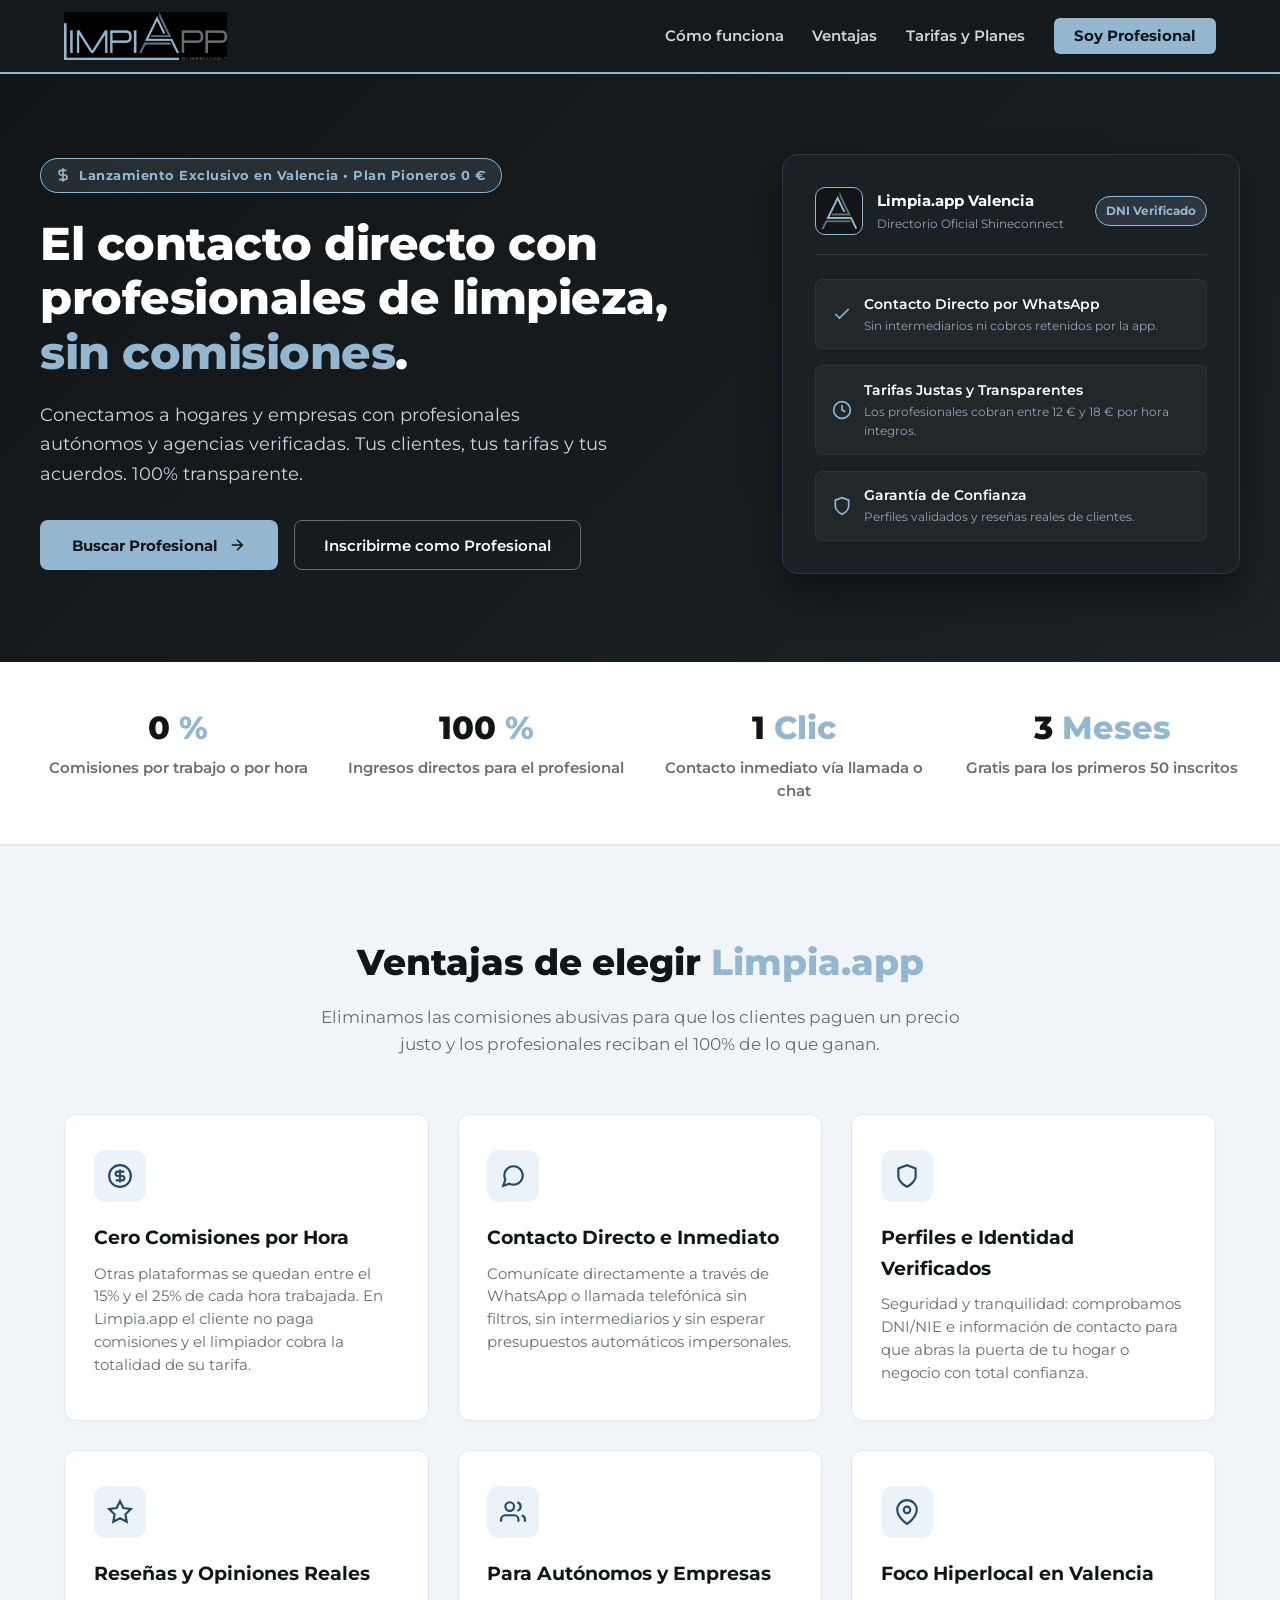
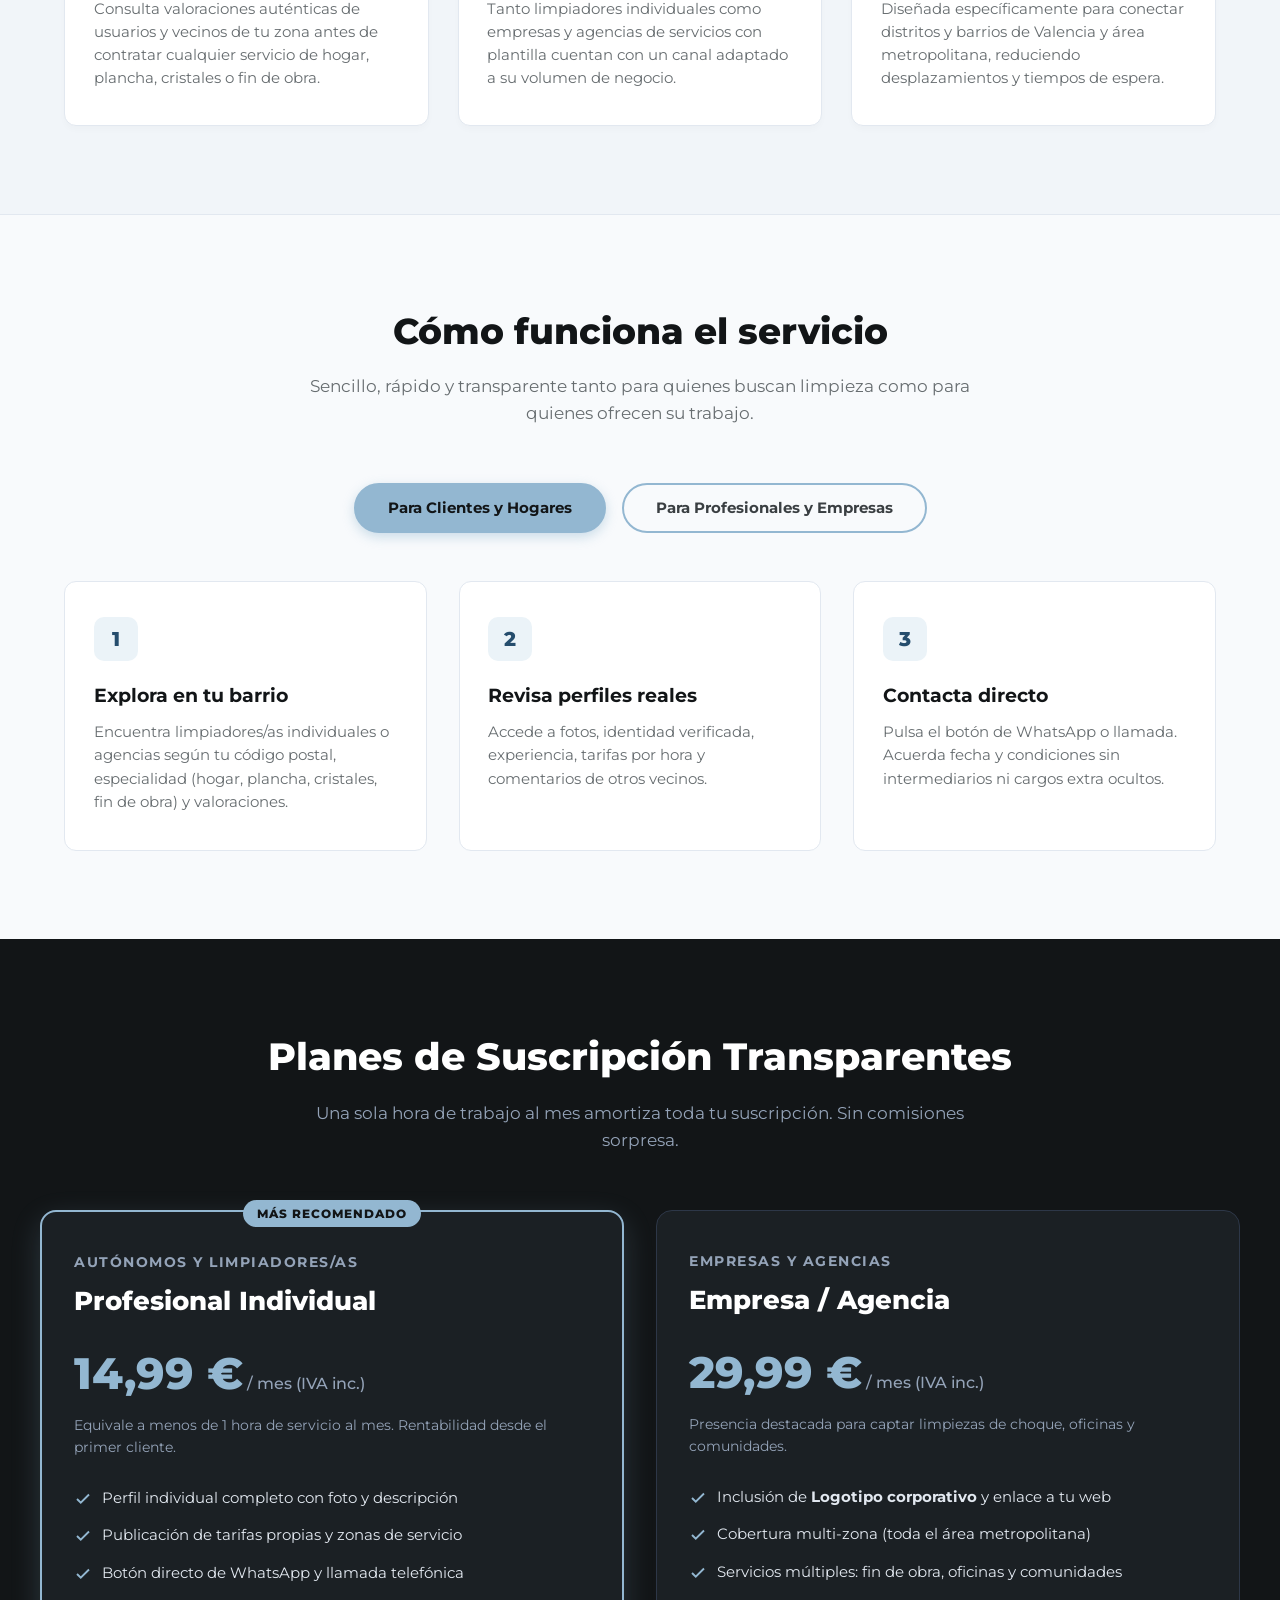
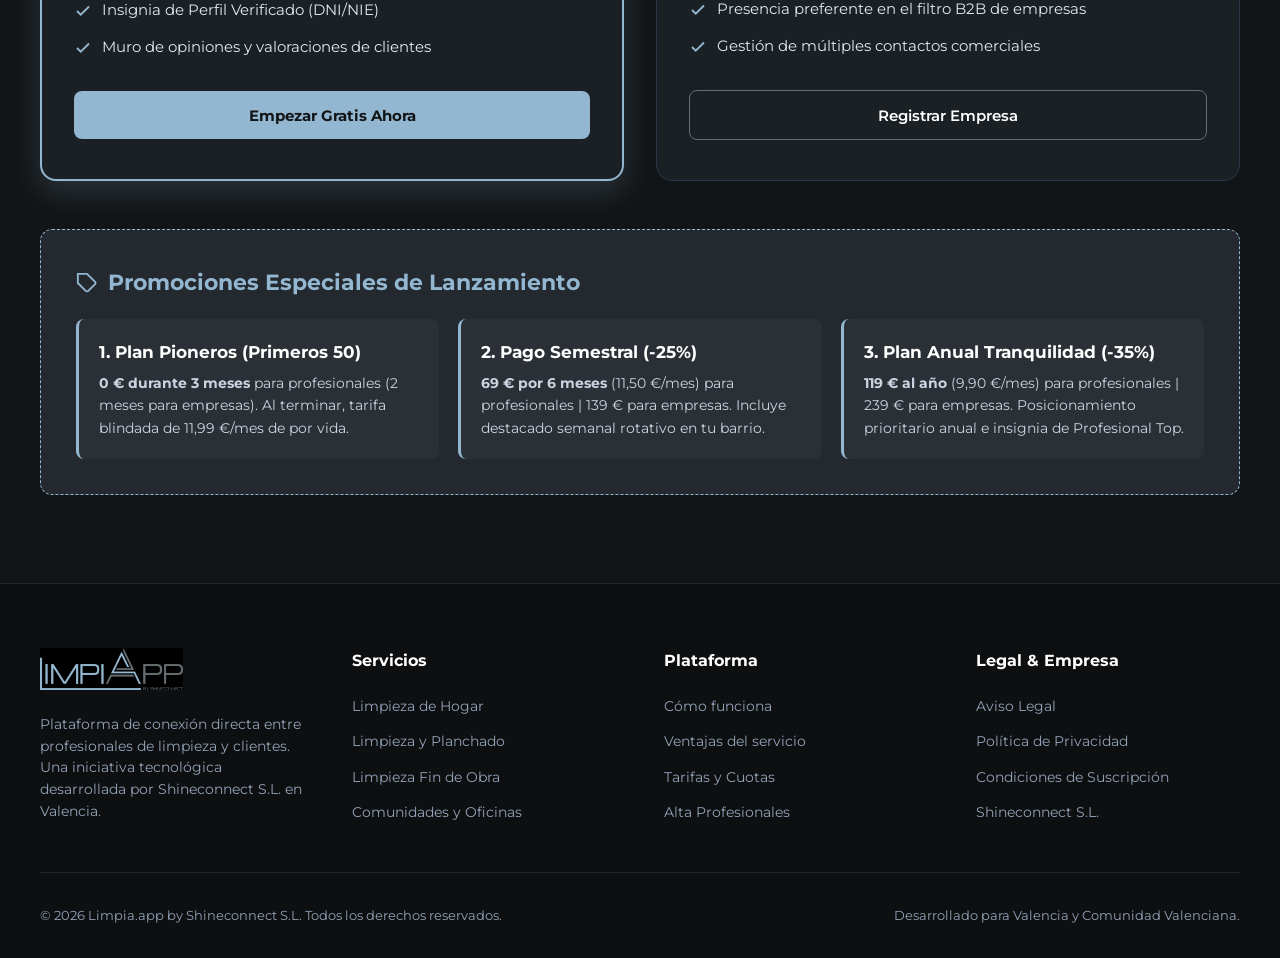
<file: web_limpiapp_index.html>
<!DOCTYPE html>
<html lang="es">
<head>
  <meta charset="UTF-8">
  <meta name="viewport" content="width=device-width, initial-scale=1.0">
  <title>Limpia.app by Shineconnect | Plataforma de Servicios de Limpieza en Valencia</title>
  <meta name="description" content="Conectamos a los mejores profesionales y empresas de limpieza con hogares y negocios en Valencia. Sin comisiones por hora y con contacto directo.">
  <link rel="preconnect" href="https://fonts.googleapis.com">
  <link rel="preconnect" href="https://fonts.gstatic.com" crossorigin>
  <link href="https://fonts.googleapis.com/css2?family=Montserrat:wght@300;400;500;600;700;800&display=swap" rel="stylesheet">
  <style>
    :root {
      --brand-blue: #93b7d1;
      --brand-blue-hover: #7ea7c3;
      --brand-blue-light: #ebf3f8;
      --brand-grey: #676d70;
      --brand-grey-dark: #3a3f42;
      --brand-black: #121517;
      --brand-bg: #f8fafc;
      --surface-white: #ffffff;
      --border-color: #e2e8f0;
    }

    * {
      margin: 0;
      padding: 0;
      box-sizing: border-box;
      font-family: 'Montserrat', sans-serif;
    }

    html {
      scroll-behavior: smooth;
    }

    body {
      background-color: var(--brand-bg);
      color: var(--brand-grey-dark);
      line-height: 1.6;
      overflow-x: hidden;
    }

    /* HEADER & NAVIGATION */
    header {
      background: rgba(18, 21, 23, 0.98);
      backdrop-filter: blur(10px);
      position: sticky;
      top: 0;
      z-index: 1000;
      border-bottom: 2px solid var(--brand-blue);
    }

    .nav-container {
      max-width: 1200px;
      margin: 0 auto;
      padding: 0.75rem 1.5rem;
      display: flex;
      justify-content: space-between;
      align-items: center;
    }

    .brand-logo {
      display: flex;
      align-items: center;
      text-decoration: none;
    }

    .brand-logo-img {
      height: 48px;
      width: auto;
      object-fit: contain;
      display: block;
    }

    .nav-links {
      display: flex;
      gap: 1.8rem;
      align-items: center;
      list-style: none;
    }

    .nav-links a {
      text-decoration: none;
      color: #d1d5db;
      font-size: 0.92rem;
      font-weight: 600;
      transition: color 0.2s;
    }

    .nav-links a:hover {
      color: var(--brand-blue);
    }

    .cta-btn-nav {
      background: var(--brand-blue);
      color: #121517 !important;
      font-weight: 700 !important;
      padding: 0.55rem 1.25rem;
      border-radius: 6px;
      transition: all 0.2s;
    }

    .cta-btn-nav:hover {
      background: #ffffff;
      transform: translateY(-1px);
    }

    /* HERO SECTION */
    .hero {
      background: linear-gradient(135deg, #121517 0%, #1c2226 100%);
      color: white;
      padding: 5rem 1.5rem 5.5rem;
      position: relative;
    }

    .hero-container {
      max-width: 1200px;
      margin: 0 auto;
      display: grid;
      grid-template-columns: 1.2fr 0.8fr;
      gap: 3.5rem;
      align-items: center;
    }

    .badge-early {
      display: inline-flex;
      align-items: center;
      gap: 8px;
      background: rgba(147, 183, 209, 0.15);
      border: 1px solid var(--brand-blue);
      color: var(--brand-blue);
      padding: 6px 14px;
      border-radius: 50px;
      font-size: 0.82rem;
      font-weight: 700;
      margin-bottom: 1.5rem;
      letter-spacing: 0.5px;
    }

    .hero h1 {
      font-size: 2.85rem;
      font-weight: 800;
      line-height: 1.2;
      margin-bottom: 1.2rem;
      letter-spacing: -0.5px;
    }

    .hero h1 span {
      color: var(--brand-blue);
    }

    .hero p {
      font-size: 1.15rem;
      color: #cbd5e1;
      margin-bottom: 2rem;
      max-width: 580px;
    }

    .hero-actions {
      display: flex;
      gap: 1rem;
      flex-wrap: wrap;
    }

    .btn-primary {
      background: var(--brand-blue);
      color: #121517;
      font-weight: 700;
      padding: 0.9rem 2rem;
      border-radius: 8px;
      text-decoration: none;
      display: inline-flex;
      align-items: center;
      gap: 10px;
      border: none;
      cursor: pointer;
      font-size: 0.95rem;
      transition: all 0.2s;
    }

    .btn-primary:hover {
      background: #ffffff;
      transform: translateY(-2px);
      box-shadow: 0 8px 20px rgba(147, 183, 209, 0.3);
    }

    .btn-secondary {
      background: transparent;
      color: #ffffff;
      font-weight: 600;
      padding: 0.9rem 1.8rem;
      border-radius: 8px;
      text-decoration: none;
      border: 1px solid var(--brand-grey);
      display: inline-flex;
      align-items: center;
      gap: 10px;
      cursor: pointer;
      font-size: 0.95rem;
      transition: all 0.2s;
    }

    .btn-secondary:hover {
      border-color: var(--brand-blue);
      color: var(--brand-blue);
    }

    /* HERO PREVIEW CARD */
    .hero-card {
      background: #1b2024;
      border: 1px solid #2d3748;
      border-radius: 16px;
      padding: 2rem;
      box-shadow: 0 20px 40px rgba(0,0,0,0.45);
      position: relative;
    }

    .hero-card-header {
      display: flex;
      align-items: center;
      justify-content: space-between;
      border-bottom: 1px solid #2d3748;
      padding-bottom: 1.2rem;
      margin-bottom: 1.5rem;
    }

    .card-user-info {
      display: flex;
      align-items: center;
      gap: 14px;
    }

    .avatar-mock-img {
      width: 48px;
      height: 48px;
      border-radius: 10px;
      background: #121517;
      padding: 4px;
      border: 1px solid var(--brand-blue);
      object-fit: contain;
    }

    .verified-chip {
      background: rgba(147, 183, 209, 0.15);
      color: var(--brand-blue);
      border: 1px solid var(--brand-blue);
      padding: 4px 10px;
      border-radius: 20px;
      font-size: 0.75rem;
      font-weight: 700;
    }

    .card-feature-list {
      display: flex;
      flex-direction: column;
      gap: 1rem;
    }

    .feature-item {
      display: flex;
      align-items: center;
      gap: 12px;
      background: rgba(255,255,255,0.03);
      padding: 0.85rem 1rem;
      border-radius: 8px;
      border: 1px solid rgba(255,255,255,0.06);
    }

    .feature-item svg {
      color: var(--brand-blue);
      flex-shrink: 0;
    }

    /* METRIC STRIP */
    .strip-metrics {
      background: var(--surface-white);
      border-bottom: 1px solid var(--border-color);
      padding: 2.5rem 1.5rem;
    }

    .strip-container {
      max-width: 1200px;
      margin: 0 auto;
      display: grid;
      grid-template-columns: repeat(auto-fit, minmax(240px, 1fr));
      gap: 2rem;
      text-align: center;
    }

    .metric-box h3 {
      font-size: 2rem;
      font-weight: 800;
      color: #121517;
      margin-bottom: 0.25rem;
    }

    .metric-box h3 span {
      color: var(--brand-blue);
    }

    .metric-box p {
      font-size: 0.92rem;
      color: var(--brand-grey);
      font-weight: 600;
    }

    /* SECTION BASE */
    .section {
      padding: 5.5rem 1.5rem;
      max-width: 1200px;
      margin: 0 auto;
    }

    .section-title {
      text-align: center;
      margin-bottom: 3.5rem;
    }

    .section-title h2 {
      font-size: 2.25rem;
      font-weight: 800;
      color: #121517;
      margin-bottom: 0.8rem;
    }

    .section-title h2 span {
      color: var(--brand-blue);
    }

    .section-title p {
      font-size: 1.05rem;
      color: var(--brand-grey);
      max-width: 680px;
      margin: 0 auto;
    }

    /* VENTAJAS SECTION */
    .ventajas-bg {
      background: #f1f5f9;
      border-top: 1px solid var(--border-color);
      border-bottom: 1px solid var(--border-color);
    }

    .ventajas-grid {
      display: grid;
      grid-template-columns: repeat(auto-fit, minmax(270px, 1fr));
      gap: 1.8rem;
    }

    .ventaja-card {
      background: var(--surface-white);
      border: 1px solid var(--border-color);
      border-radius: 12px;
      padding: 2.2rem 1.8rem;
      transition: all 0.25s ease;
      box-shadow: 0 4px 6px rgba(0,0,0,0.02);
    }

    .ventaja-card:hover {
      transform: translateY(-6px);
      box-shadow: 0 14px 28px rgba(0,0,0,0.07);
      border-color: var(--brand-blue);
    }

    .ventaja-icon-box {
      width: 52px;
      height: 52px;
      border-radius: 12px;
      background: var(--brand-blue-light);
      display: flex;
      align-items: center;
      justify-content: center;
      color: #264a66;
      margin-bottom: 1.25rem;
    }

    .ventaja-card h4 {
      font-size: 1.2rem;
      font-weight: 700;
      color: #121517;
      margin-bottom: 0.6rem;
    }

    .ventaja-card p {
      font-size: 0.92rem;
      color: var(--brand-grey);
      line-height: 1.55;
    }

    /* HOW IT WORKS TABS */
    .audience-tabs {
      display: flex;
      justify-content: center;
      gap: 1rem;
      margin-bottom: 3rem;
    }

    .tab-btn {
      padding: 0.85rem 2rem;
      border-radius: 50px;
      border: 2px solid var(--brand-blue);
      background: transparent;
      color: var(--brand-grey-dark);
      font-weight: 700;
      cursor: pointer;
      font-size: 0.95rem;
      transition: all 0.2s;
    }

    .tab-btn.active {
      background: var(--brand-blue);
      color: #121517;
      box-shadow: 0 4px 12px rgba(147, 183, 209, 0.45);
    }

    .grid-steps {
      display: grid;
      grid-template-columns: repeat(auto-fit, minmax(300px, 1fr));
      gap: 2rem;
    }

    .step-card {
      background: var(--surface-white);
      border: 1px solid var(--border-color);
      border-radius: 12px;
      padding: 2.2rem 1.8rem;
      transition: transform 0.2s, box-shadow 0.2s;
      position: relative;
    }

    .step-card:hover {
      transform: translateY(-5px);
      box-shadow: 0 12px 24px rgba(0,0,0,0.06);
      border-color: var(--brand-blue);
    }

    .step-number {
      width: 44px;
      height: 44px;
      background: var(--brand-blue-light);
      color: #254d6d;
      border-radius: 10px;
      display: flex;
      align-items: center;
      justify-content: center;
      font-weight: 800;
      font-size: 1.25rem;
      margin-bottom: 1.2rem;
    }

    .step-card h4 {
      font-size: 1.2rem;
      font-weight: 700;
      margin-bottom: 0.6rem;
      color: #121517;
    }

    .step-card p {
      font-size: 0.92rem;
      color: var(--brand-grey);
    }

    /* PRICING SECTION */
    .pricing-section {
      background: #121517;
      color: white;
      padding: 5.5rem 1.5rem;
    }

    .pricing-container {
      max-width: 1200px;
      margin: 0 auto;
    }

    .pricing-header {
      text-align: center;
      margin-bottom: 3.5rem;
    }

    .pricing-header h2 {
      font-size: 2.35rem;
      font-weight: 800;
      margin-bottom: 0.8rem;
    }

    .pricing-header h2 span {
      color: var(--brand-blue);
    }

    .pricing-header p {
      color: #94a3b8;
      font-size: 1.05rem;
      max-width: 650px;
      margin: 0 auto;
    }

    .pricing-grid {
      display: grid;
      grid-template-columns: repeat(auto-fit, minmax(320px, 1fr));
      gap: 2rem;
      margin-bottom: 3rem;
    }

    .pricing-card {
      background: #1b2024;
      border: 1px solid #2d3748;
      border-radius: 16px;
      padding: 2.5rem 2rem;
      display: flex;
      flex-direction: column;
      position: relative;
      transition: all 0.2s;
    }

    .pricing-card.featured {
      border: 2px solid var(--brand-blue);
      box-shadow: 0 10px 30px rgba(147, 183, 209, 0.2);
    }

    .badge-pop {
      position: absolute;
      top: -12px;
      left: 50%;
      transform: translateX(-50%);
      background: var(--brand-blue);
      color: #121517;
      font-weight: 800;
      font-size: 0.75rem;
      letter-spacing: 1px;
      padding: 4px 14px;
      border-radius: 50px;
      text-transform: uppercase;
    }

    .plan-type {
      font-size: 0.85rem;
      font-weight: 700;
      letter-spacing: 1.5px;
      color: #94a3b8;
      text-transform: uppercase;
      margin-bottom: 0.5rem;
    }

    .plan-title {
      font-size: 1.6rem;
      font-weight: 800;
      margin-bottom: 1rem;
      color: #ffffff;
    }

    .plan-price {
      font-size: 2.75rem;
      font-weight: 800;
      color: var(--brand-blue);
      margin-bottom: 0.3rem;
      display: flex;
      align-items: baseline;
      gap: 4px;
    }

    .plan-price span {
      font-size: 1rem;
      font-weight: 500;
      color: #94a3b8;
    }

    .plan-note {
      font-size: 0.88rem;
      color: #94a3b8;
      margin-bottom: 1.8rem;
      min-height: 44px;
    }

    .plan-features {
      list-style: none;
      margin-bottom: 2rem;
      flex-grow: 1;
      display: flex;
      flex-direction: column;
      gap: 0.85rem;
    }

    .plan-features li {
      display: flex;
      align-items: flex-start;
      gap: 10px;
      font-size: 0.92rem;
      color: #e2e8f0;
    }

    .plan-features li svg {
      color: var(--brand-blue);
      flex-shrink: 0;
      margin-top: 3px;
    }

    /* PROMO OFFERS CALLOUT */
    .promos-banner {
      background: #23292e;
      border: 1px dashed var(--brand-blue);
      border-radius: 12px;
      padding: 2.2rem;
      margin-top: 2rem;
    }

    .promos-banner h3 {
      color: var(--brand-blue);
      font-size: 1.35rem;
      margin-bottom: 1.2rem;
      display: flex;
      align-items: center;
      gap: 10px;
    }

    .promo-pills {
      display: grid;
      grid-template-columns: repeat(auto-fit, minmax(280px, 1fr));
      gap: 1.2rem;
    }

    .promo-pill {
      background: rgba(255,255,255,0.03);
      padding: 1.25rem;
      border-radius: 8px;
      border-left: 3px solid var(--brand-blue);
    }

    .promo-pill h5 {
      color: white;
      font-size: 1.05rem;
      font-weight: 700;
      margin-bottom: 0.35rem;
    }

    .promo-pill p {
      color: #cbd5e1;
      font-size: 0.88rem;
    }

    /* MODAL / REGISTRATION FORM */
    .modal-overlay {
      display: none;
      position: fixed;
      top: 0;
      left: 0;
      width: 100%;
      height: 100%;
      background: rgba(0,0,0,0.78);
      backdrop-filter: blur(5px);
      z-index: 2000;
      justify-content: center;
      align-items: center;
      padding: 1rem;
    }

    .modal-card {
      background: #ffffff;
      border-radius: 16px;
      max-width: 500px;
      width: 100%;
      padding: 2.2rem;
      box-shadow: 0 20px 40px rgba(0,0,0,0.3);
      position: relative;
    }

    .modal-close {
      position: absolute;
      top: 1.2rem;
      right: 1.2rem;
      background: none;
      border: none;
      font-size: 1.6rem;
      cursor: pointer;
      color: var(--brand-grey);
    }

    .modal-card h3 {
      font-size: 1.5rem;
      font-weight: 800;
      margin-bottom: 0.5rem;
      color: #121517;
    }

    .modal-card p {
      font-size: 0.9rem;
      color: var(--brand-grey);
      margin-bottom: 1.5rem;
    }

    .form-group {
      margin-bottom: 1.2rem;
    }

    .form-group label {
      display: block;
      font-size: 0.85rem;
      font-weight: 700;
      margin-bottom: 0.4rem;
      color: #121517;
    }

    .form-group input, .form-group select {
      width: 100%;
      padding: 0.8rem 1rem;
      border-radius: 8px;
      border: 1px solid var(--border-color);
      font-size: 0.95rem;
      font-family: inherit;
      outline: none;
      transition: border-color 0.2s;
    }

    .form-group input:focus, .form-group select:focus {
      border-color: var(--brand-blue);
    }

    .btn-submit {
      width: 100%;
      background: var(--brand-blue);
      color: #121517;
      font-weight: 700;
      padding: 0.9rem;
      border: none;
      border-radius: 8px;
      font-size: 1rem;
      cursor: pointer;
      transition: background 0.2s;
    }

    .btn-submit:hover {
      background: var(--brand-blue-hover);
    }

    /* FOOTER */
    footer {
      background: #0d0f11;
      color: #94a3b8;
      padding: 4rem 1.5rem 2rem;
      border-top: 1px solid #1f2529;
    }

    .footer-container {
      max-width: 1200px;
      margin: 0 auto;
      display: grid;
      grid-template-columns: repeat(auto-fit, minmax(220px, 1fr));
      gap: 3rem;
      margin-bottom: 3rem;
    }

    .footer-brand-img {
      height: 42px;
      width: auto;
      object-fit: contain;
      margin-bottom: 1rem;
    }

    .footer-col h5 {
      color: #ffffff;
      font-size: 1rem;
      font-weight: 700;
      margin-bottom: 1.2rem;
    }

    .footer-col ul {
      list-style: none;
      display: flex;
      flex-direction: column;
      gap: 0.6rem;
    }

    .footer-col a {
      color: #94a3b8;
      text-decoration: none;
      font-size: 0.88rem;
      transition: color 0.2s;
    }

    .footer-col a:hover {
      color: var(--brand-blue);
    }

    .footer-bottom {
      max-width: 1200px;
      margin: 0 auto;
      padding-top: 2rem;
      border-top: 1px solid #1f2529;
      display: flex;
      justify-content: space-between;
      align-items: center;
      font-size: 0.82rem;
      flex-wrap: wrap;
      gap: 1rem;
    }

    @media (max-width: 768px) {
      .hero-container {
        grid-template-columns: 1fr;
        text-align: center;
      }
      .hero h1 { font-size: 2.2rem; }
      .hero p { margin: 0 auto 2rem; }
      .hero-actions { justify-content: center; }
      .nav-links { display: none; }
    }
  </style>
</head>
<body>

  <!-- HEADER -->
  <header>
    <div class="nav-container">
      <a href="#" class="brand-logo" title="Limpia.app by Shineconnect">
        <!-- EXACT LOGO EMBEDDED -->
        <img class="brand-logo-img" src="[data-uri]" alt="LIMPIAPP by Shineconnect">
      </a>
      <ul class="nav-links">
        <li><a href="#como-funciona">Cómo funciona</a></li>
        <li><a href="#ventajas">Ventajas</a></li>
        <li><a href="#tarifas">Tarifas y Planes</a></li>
        <li><a href="#" onclick="openModal('profesional')" class="cta-btn-nav">Soy Profesional</a></li>
      </ul>
    </div>
  </header>

  <!-- HERO SECTION -->
  <section class="hero">
    <div class="hero-container">
      <div>
        <div class="badge-early">
          <svg width="16" height="16" viewBox="0 0 24 24" fill="none" stroke="currentColor" stroke-width="2.5"><path d="M12 2v20M17 5H9.5a3.5 3.5 0 0 0 0 7h5a3.5 3.5 0 0 1 0 7H6"/></svg>
          Lanzamiento Exclusivo en Valencia &bull; Plan Pioneros 0 €
        </div>
        <h1>El contacto directo con profesionales de limpieza, <span>sin comisiones</span>.</h1>
        <p>Conectamos a hogares y empresas con profesionales autónomos y agencias verificadas. Tus clientes, tus tarifas y tus acuerdos. 100% transparente.</p>
        <div class="hero-actions">
          <button onclick="openModal('cliente')" class="btn-primary">
            <span>Buscar Profesional</span>
            <svg width="18" height="18" viewBox="0 0 24 24" fill="none" stroke="currentColor" stroke-width="2"><path d="M5 12h14M12 5l7 7-7 7"/></svg>
          </button>
          <button onclick="openModal('profesional')" class="btn-secondary">
            <span>Inscribirme como Profesional</span>
          </button>
        </div>
      </div>

      <!-- INTERACTIVE MOCKUP CARD -->
      <div class="hero-card">
        <div class="hero-card-header">
          <div class="card-user-info">
            <!-- EXACT ISOTYPE LOGO ICON -->
            <img class="avatar-mock-img" src="[data-uri]" alt="Isotipo Limpia.app">
            <div>
              <div style="font-weight: 700; color: #ffffff; font-size: 0.95rem;">Limpia.app Valencia</div>
              <div style="font-size: 0.75rem; color: #94a3b8;">Directorio Oficial Shineconnect</div>
            </div>
          </div>
          <span class="verified-chip">DNI Verificado</span>
        </div>
        <div class="card-feature-list">
          <div class="feature-item">
            <svg width="20" height="20" viewBox="0 0 24 24" fill="none" stroke="currentColor" stroke-width="2"><polyline points="20 6 9 17 4 12"/></svg>
            <div>
              <div style="color: #ffffff; font-size: 0.85rem; font-weight: 600;">Contacto Directo por WhatsApp</div>
              <div style="color: #94a3b8; font-size: 0.75rem;">Sin intermediarios ni cobros retenidos por la app.</div>
            </div>
          </div>
          <div class="feature-item">
            <svg width="20" height="20" viewBox="0 0 24 24" fill="none" stroke="currentColor" stroke-width="2"><circle cx="12" cy="12" r="10"/><path d="M12 6v6l4 2"/></svg>
            <div>
              <div style="color: #ffffff; font-size: 0.85rem; font-weight: 600;">Tarifas Justas y Transparentes</div>
              <div style="color: #94a3b8; font-size: 0.75rem;">Los profesionales cobran entre 12 € y 18 € por hora íntegros.</div>
            </div>
          </div>
          <div class="feature-item">
            <svg width="20" height="20" viewBox="0 0 24 24" fill="none" stroke="currentColor" stroke-width="2"><path d="M12 22s8-4 8-10V5l-8-3-8 3v7c0 6 8 10 8 10z"/></svg>
            <div>
              <div style="color: #ffffff; font-size: 0.85rem; font-weight: 600;">Garantía de Confianza</div>
              <div style="color: #94a3b8; font-size: 0.75rem;">Perfiles validados y reseñas reales de clientes.</div>
            </div>
          </div>
        </div>
      </div>
    </div>
  </section>

  <!-- VALUE METRIC STRIP -->
  <section class="strip-metrics">
    <div class="strip-container">
      <div class="metric-box">
        <h3>0 <span>%</span></h3>
        <p>Comisiones por trabajo o por hora</p>
      </div>
      <div class="metric-box">
        <h3>100 <span>%</span></h3>
        <p>Ingresos directos para el profesional</p>
      </div>
      <div class="metric-box">
        <h3>1 <span>Clic</span></h3>
        <p>Contacto inmediato vía llamada o chat</p>
      </div>
      <div class="metric-box">
        <h3>3 <span>Meses</span></h3>
        <p>Gratis para los primeros 50 inscritos</p>
      </div>
    </div>
  </section>

  <!-- VENTAJAS SECTION (DESPLEGADA COMPLETAMENTE) -->
  <section id="ventajas" class="ventajas-bg">
    <div class="section">
      <div class="section-title">
        <h2>Ventajas de elegir <span>Limpia.app</span></h2>
        <p>Eliminamos las comisiones abusivas para que los clientes paguen un precio justo y los profesionales reciban el 100% de lo que ganan.</p>
      </div>

      <div class="ventajas-grid">
        <div class="ventaja-card">
          <div class="ventaja-icon-box">
            <svg width="26" height="26" viewBox="0 0 24 24" fill="none" stroke="currentColor" stroke-width="2"><circle cx="12" cy="12" r="10"/><path d="M16 8h-6a2 2 0 1 0 0 4h4a2 2 0 1 1 0 4H8"/><path d="M12 18V6"/></svg>
          </div>
          <h4>Cero Comisiones por Hora</h4>
          <p>Otras plataformas se quedan entre el 15% y el 25% de cada hora trabajada. En Limpia.app el cliente no paga comisiones y el limpiador cobra la totalidad de su tarifa.</p>
        </div>

        <div class="ventaja-card">
          <div class="ventaja-icon-box">
            <svg width="26" height="26" viewBox="0 0 24 24" fill="none" stroke="currentColor" stroke-width="2"><path d="M21 11.5a8.38 8.38 0 0 1-.9 3.8 8.5 8.5 0 0 1-7.6 4.7 8.38 8.38 0 0 1-3.8-.9L3 21l1.9-5.7a8.38 8.38 0 0 1-.9-3.8 8.5 8.5 0 0 1 4.7-7.6 8.38 8.38 0 0 1 3.8-.9h.5a8.48 8.48 0 0 1 8 8v.5z"/></svg>
          </div>
          <h4>Contacto Directo e Inmediato</h4>
          <p>Comunícate directamente a través de WhatsApp o llamada telefónica sin filtros, sin intermediarios y sin esperar presupuestos automáticos impersonales.</p>
        </div>

        <div class="ventaja-card">
          <div class="ventaja-icon-box">
            <svg width="26" height="26" viewBox="0 0 24 24" fill="none" stroke="currentColor" stroke-width="2"><path d="M12 22s8-4 8-10V5l-8-3-8 3v7c0 6 8 10 8 10z"/></svg>
          </div>
          <h4>Perfiles e Identidad Verificados</h4>
          <p>Seguridad y tranquilidad: comprobamos DNI/NIE e información de contacto para que abras la puerta de tu hogar o negocio con total confianza.</p>
        </div>

        <div class="ventaja-card">
          <div class="ventaja-icon-box">
            <svg width="26" height="26" viewBox="0 0 24 24" fill="none" stroke="currentColor" stroke-width="2"><polygon points="12 2 15.09 8.26 22 9.27 17 14.14 18.18 21.02 12 17.77 5.82 21.02 7 14.14 2 9.27 8.91 8.26 12 2"/></svg>
          </div>
          <h4>Reseñas y Opiniones Reales</h4>
          <p>Consulta valoraciones auténticas de usuarios y vecinos de tu zona antes de contratar cualquier servicio de hogar, plancha, cristales o fin de obra.</p>
        </div>

        <div class="ventaja-card">
          <div class="ventaja-icon-box">
            <svg width="26" height="26" viewBox="0 0 24 24" fill="none" stroke="currentColor" stroke-width="2"><path d="M17 21v-2a4 4 0 0 0-4-4H5a4 4 0 0 0-4 4v2"/><circle cx="9" cy="7" r="4"/><path d="M23 21v-2a4 4 0 0 0-3-3.87"/><path d="M16 3.13a4 4 0 0 1 0 7.75"/></svg>
          </div>
          <h4>Para Autónomos y Empresas</h4>
          <p>Tanto limpiadores individuales como empresas y agencias de servicios con plantilla cuentan con un canal adaptado a su volumen de negocio.</p>
        </div>

        <div class="ventaja-card">
          <div class="ventaja-icon-box">
            <svg width="26" height="26" viewBox="0 0 24 24" fill="none" stroke="currentColor" stroke-width="2"><path d="M21 10c0 7-9 13-9 13s-9-6-9-13a9 9 0 0 1 18 0z"/><circle cx="12" cy="10" r="3"/></svg>
          </div>
          <h4>Foco Hiperlocal en Valencia</h4>
          <p>Diseñada específicamente para conectar distritos y barrios de Valencia y área metropolitana, reduciendo desplazamientos y tiempos de espera.</p>
        </div>
      </div>
    </div>
  </section>

  <!-- HOW IT WORKS SECTION -->
  <section id="como-funciona" class="section">
    <div class="section-title">
      <h2>Cómo funciona el servicio</h2>
      <p>Sencillo, rápido y transparente tanto para quienes buscan limpieza como para quienes ofrecen su trabajo.</p>
    </div>

    <div class="audience-tabs">
      <button class="tab-btn active" id="tab-clientes-btn" onclick="switchTab('clientes')">Para Clientes y Hogares</button>
      <button class="tab-btn" id="tab-pros-btn" onclick="switchTab('pros')">Para Profesionales y Empresas</button>
    </div>

    <div id="content-clientes" class="grid-steps">
      <div class="step-card">
        <div class="step-number">1</div>
        <h4>Explora en tu barrio</h4>
        <p>Encuentra limpiadores/as individuales o agencias según tu código postal, especialidad (hogar, plancha, cristales, fin de obra) y valoraciones.</p>
      </div>
      <div class="step-card">
        <div class="step-number">2</div>
        <h4>Revisa perfiles reales</h4>
        <p>Accede a fotos, identidad verificada, experiencia, tarifas por hora y comentarios de otros vecinos.</p>
      </div>
      <div class="step-card">
        <div class="step-number">3</div>
        <h4>Contacta directo</h4>
        <p>Pulsa el botón de WhatsApp o llamada. Acuerda fecha y condiciones sin intermediarios ni cargos extra ocultos.</p>
      </div>
    </div>

    <div id="content-pros" class="grid-steps" style="display: none;">
      <div class="step-card">
        <div class="step-number">1</div>
        <h4>Crea tu perfil profesional</h4>
        <p>Sube tu foto o logotipo de empresa, tus tarifas por hora y los barrios de Valencia donde prefieres trabajar.</p>
      </div>
      <div class="step-card">
        <div class="step-number">2</div>
        <h4>Valida tu identidad</h4>
        <p>Obtén el distintivo de Perfil Verificado para inspirar máxima confianza y multiplicar las solicitudes de contacto.</p>
      </div>
      <div class="step-card">
        <div class="step-number">3</div>
        <h4>Recibe contactos directos</h4>
        <p>Los clientes te contactan en tu móvil. Cobras el 100% de lo acordado directamente a ellos, sin pagar comisiones por hora.</p>
      </div>
    </div>
  </section>

  <!-- PRICING & SUBSCRIPTIONS -->
  <section id="tarifas" class="pricing-section">
    <div class="pricing-container">
      <div class="pricing-header">
        <h2>Planes de Suscripción Transparentes</h2>
        <p>Una sola hora de trabajo al mes amortiza toda tu suscripción. Sin comisiones sorpresa.</p>
      </div>

      <div class="pricing-grid">
        <!-- PLAN PROFESIONAL INDIVIDUAL -->
        <div class="pricing-card featured">
          <div class="badge-pop">Más Recomendado</div>
          <div class="plan-type">Autónomos y Limpiadores/as</div>
          <div class="plan-title">Profesional Individual</div>
          <div class="plan-price">14,99 € <span>/ mes (IVA inc.)</span></div>
          <div class="plan-note">Equivale a menos de 1 hora de servicio al mes. Rentabilidad desde el primer cliente.</div>
          <ul class="plan-features">
            <li>
              <svg width="18" height="18" viewBox="0 0 24 24" fill="none" stroke="currentColor" stroke-width="2.5"><polyline points="20 6 9 17 4 12"/></svg>
              <span>Perfil individual completo con foto y descripción</span>
            </li>
            <li>
              <svg width="18" height="18" viewBox="0 0 24 24" fill="none" stroke="currentColor" stroke-width="2.5"><polyline points="20 6 9 17 4 12"/></svg>
              <span>Publicación de tarifas propias y zonas de servicio</span>
            </li>
            <li>
              <svg width="18" height="18" viewBox="0 0 24 24" fill="none" stroke="currentColor" stroke-width="2.5"><polyline points="20 6 9 17 4 12"/></svg>
              <span>Botón directo de WhatsApp y llamada telefónica</span>
            </li>
            <li>
              <svg width="18" height="18" viewBox="0 0 24 24" fill="none" stroke="currentColor" stroke-width="2.5"><polyline points="20 6 9 17 4 12"/></svg>
              <span>Insignia de Perfil Verificado (DNI/NIE)</span>
            </li>
            <li>
              <svg width="18" height="18" viewBox="0 0 24 24" fill="none" stroke="currentColor" stroke-width="2.5"><polyline points="20 6 9 17 4 12"/></svg>
              <span>Muro de opiniones y valoraciones de clientes</span>
            </li>
          </ul>
          <button onclick="openModal('profesional')" class="btn-primary" style="width: 100%; justify-content: center;">Empezar Gratis Ahora</button>
        </div>

        <!-- PLAN EMPRESA / AGENCIA -->
        <div class="pricing-card">
          <div class="plan-type">Empresas y Agencias</div>
          <div class="plan-title">Empresa / Agencia</div>
          <div class="plan-price">29,99 € <span>/ mes (IVA inc.)</span></div>
          <div class="plan-note">Presencia destacada para captar limpiezas de choque, oficinas y comunidades.</div>
          <ul class="plan-features">
            <li>
              <svg width="18" height="18" viewBox="0 0 24 24" fill="none" stroke="currentColor" stroke-width="2.5"><polyline points="20 6 9 17 4 12"/></svg>
              <span>Inclusión de <strong>Logotipo corporativo</strong> y enlace a tu web</span>
            </li>
            <li>
              <svg width="18" height="18" viewBox="0 0 24 24" fill="none" stroke="currentColor" stroke-width="2.5"><polyline points="20 6 9 17 4 12"/></svg>
              <span>Cobertura multi-zona (toda el área metropolitana)</span>
            </li>
            <li>
              <svg width="18" height="18" viewBox="0 0 24 24" fill="none" stroke="currentColor" stroke-width="2.5"><polyline points="20 6 9 17 4 12"/></svg>
              <span>Servicios múltiples: fin de obra, oficinas y comunidades</span>
            </li>
            <li>
              <svg width="18" height="18" viewBox="0 0 24 24" fill="none" stroke="currentColor" stroke-width="2.5"><polyline points="20 6 9 17 4 12"/></svg>
              <span>Presencia preferente en el filtro B2B de empresas</span>
            </li>
            <li>
              <svg width="18" height="18" viewBox="0 0 24 24" fill="none" stroke="currentColor" stroke-width="2.5"><polyline points="20 6 9 17 4 12"/></svg>
              <span>Gestión de múltiples contactos comerciales</span>
            </li>
          </ul>
          <button onclick="openModal('empresa')" class="btn-secondary" style="width: 100%; justify-content: center;">Registrar Empresa</button>
        </div>
      </div>

      <!-- PROMO PACKS -->
      <div class="promos-banner">
        <h3>
          <svg width="22" height="22" viewBox="0 0 24 24" fill="none" stroke="currentColor" stroke-width="2"><path d="M20.59 13.41l-7.17 7.17a2 2 0 0 1-2.83 0L2 12V2h10l8.59 8.59a2 2 0 0 1 0 2.82z"/><line x1="7" y1="7" x2="7.01" y2="7"/></svg>
          Promociones Especiales de Lanzamiento
        </h3>
        <div class="promo-pills">
          <div class="promo-pill">
            <h5>1. Plan Pioneros (Primeros 50)</h5>
            <p><strong>0 € durante 3 meses</strong> para profesionales (2 meses para empresas). Al terminar, tarifa blindada de 11,99 €/mes de por vida.</p>
          </div>
          <div class="promo-pill">
            <h5>2. Pago Semestral (-25%)</h5>
            <p><strong>69 € por 6 meses</strong> (11,50 €/mes) para profesionales | 139 € para empresas. Incluye destacado semanal rotativo en tu barrio.</p>
          </div>
          <div class="promo-pill">
            <h5>3. Plan Anual Tranquilidad (-35%)</h5>
            <p><strong>119 € al año</strong> (9,90 €/mes) para profesionales | 239 € para empresas. Posicionamiento prioritario anual e insignia de Profesional Top.</p>
          </div>
        </div>
      </div>
    </div>
  </section>

  <!-- MODAL / FORMULARIO INTERACTIVO -->
  <div id="signupModal" class="modal-overlay">
    <div class="modal-card">
      <button class="modal-close" onclick="closeModal()">&times;</button>
      <h3 id="modalTitle">Solicitud de Inscripción</h3>
      <p id="modalSubtitle">Aprovecha la promoción de lanzamiento y únete gratis a Limpia.app.</p>
      
      <form id="leadForm" onsubmit="handleFormSubmit(event)">
        <div class="form-group">
          <label>Nombre o Razón Social</label>
          <input type="text" id="formName" placeholder="Tu nombre o empresa" required>
        </div>
        <div class="form-group">
          <label>Teléfono móvil (WhatsApp)</label>
          <input type="tel" id="formPhone" placeholder="600 000 000" required>
        </div>
        <div class="form-group">
          <label>Email</label>
          <input type="email" id="formEmail" placeholder="correo@ejemplo.com" required>
        </div>
        <div class="form-group">
          <label>Tipo de Registro</label>
          <select id="formRole">
            <option value="profesional">Profesional Individual (0 € primeros 3 meses)</option>
            <option value="empresa">Empresa / Agencia (0 € primeros 2 meses)</option>
            <option value="cliente">Cliente buscando servicio de limpieza</option>
          </select>
        </div>
        <div class="form-group">
          <label>Código Postal / Zona de Valencia</label>
          <input type="text" id="formZone" placeholder="Ej: 46001, Ruzafa, Campanar..." required>
        </div>
        <button type="submit" class="btn-submit" id="submitBtn">Enviar y Activar Cuenta</button>
      </form>
      <div id="successMsg" style="display:none; text-align:center; padding: 1.5rem 0; color: #254d6d; font-weight:700;">
        ¡Gracias! Hemos registrado tu solicitud. Te contactaremos hoy mismo por WhatsApp para activar tu perfil en Limpia.app.
      </div>
    </div>
  </div>

  <!-- FOOTER -->
  <footer>
    <div class="footer-container">
      <div class="footer-col" style="grid-column: span 1.5;">
        <img class="footer-brand-img" src="[data-uri]" alt="LIMPIAPP by Shineconnect">
        <p style="font-size: 0.85rem; line-height: 1.6; max-width: 320px;">
          Plataforma de conexión directa entre profesionales de limpieza y clientes. Una iniciativa tecnológica desarrollada por Shineconnect S.L. en Valencia.
        </p>
      </div>
      <div class="footer-col">
        <h5>Servicios</h5>
        <ul>
          <li><a href="#">Limpieza de Hogar</a></li>
          <li><a href="#">Limpieza y Planchado</a></li>
          <li><a href="#">Limpieza Fin de Obra</a></li>
          <li><a href="#">Comunidades y Oficinas</a></li>
        </ul>
      </div>
      <div class="footer-col">
        <h5>Plataforma</h5>
        <ul>
          <li><a href="#como-funciona">Cómo funciona</a></li>
          <li><a href="#ventajas">Ventajas del servicio</a></li>
          <li><a href="#tarifas">Tarifas y Cuotas</a></li>
          <li><a href="#" onclick="openModal('profesional')">Alta Profesionales</a></li>
        </ul>
      </div>
      <div class="footer-col">
        <h5>Legal & Empresa</h5>
        <ul>
          <li><a href="#">Aviso Legal</a></li>
          <li><a href="#">Política de Privacidad</a></li>
          <li><a href="#">Condiciones de Suscripción</a></li>
          <li><a href="#">Shineconnect S.L.</a></li>
        </ul>
      </div>
    </div>
    <div class="footer-bottom">
      <div>&copy; 2026 Limpia.app by Shineconnect S.L. Todos los derechos reservados.</div>
      <div>Desarrollado para Valencia y Comunidad Valenciana.</div>
    </div>
  </footer>

  <!-- JAVASCRIPT DE INTERACTIVIDAD -->
  <script>
    function switchTab(type) {
      const btnClientes = document.getElementById('tab-clientes-btn');
      const btnPros = document.getElementById('tab-pros-btn');
      const contentClientes = document.getElementById('content-clientes');
      const contentPros = document.getElementById('content-pros');

      if (type === 'clientes') {
        btnClientes.classList.add('active');
        btnPros.classList.remove('active');
        contentClientes.style.display = 'grid';
        contentPros.style.display = 'none';
      } else {
        btnPros.classList.add('active');
        btnClientes.classList.remove('active');
        contentPros.style.display = 'grid';
        contentClientes.style.display = 'none';
      }
    }

    function openModal(role) {
      const modal = document.getElementById('signupModal');
      const select = document.getElementById('formRole');
      if (role) {
        select.value = role;
      }
      modal.style.display = 'flex';
    }

    function closeModal() {
      document.getElementById('signupModal').style.display = 'none';
    }

    window.onclick = function(event) {
      const modal = document.getElementById('signupModal');
      if (event.target === modal) {
        modal.style.display = 'none';
      }
    }

    function handleFormSubmit(e) {
      e.preventDefault();
      const btn = document.getElementById('submitBtn');
      btn.innerText = 'Procesando...';
      btn.disabled = true;

      setTimeout(() => {
        document.getElementById('leadForm').style.display = 'none';
        document.getElementById('successMsg').style.display = 'block';
      }, 800);
    }
  </script>
</body>
</html>
</file>
<file: fonts/inter.css>
/* Inter (variable) autoalojada. Licencia SIL OFL 1.1. Fuente: @fontsource-variable/inter */
@font-face {
  font-family: 'Inter';
  font-style: normal;
  font-display: swap;
  font-weight: 100 900;
  src: url('./inter-cyrillic-ext-wght-normal.woff2') format('woff2-variations');
  unicode-range: U+0460-052F,U+1C80-1C8A,U+20B4,U+2DE0-2DFF,U+A640-A69F,U+FE2E-FE2F;
}
@font-face {
  font-family: 'Inter';
  font-style: normal;
  font-display: swap;
  font-weight: 100 900;
  src: url('./inter-cyrillic-wght-normal.woff2') format('woff2-variations');
  unicode-range: U+0301,U+0400-045F,U+0490-0491,U+04B0-04B1,U+2116;
}
@font-face {
  font-family: 'Inter';
  font-style: normal;
  font-display: swap;
  font-weight: 100 900;
  src: url('./inter-greek-ext-wght-normal.woff2') format('woff2-variations');
  unicode-range: U+1F00-1FFF;
}
@font-face {
  font-family: 'Inter';
  font-style: normal;
  font-display: swap;
  font-weight: 100 900;
  src: url('./inter-greek-wght-normal.woff2') format('woff2-variations');
  unicode-range: U+0370-0377,U+037A-037F,U+0384-038A,U+038C,U+038E-03A1,U+03A3-03FF;
}
@font-face {
  font-family: 'Inter';
  font-style: normal;
  font-display: swap;
  font-weight: 100 900;
  src: url('./inter-latin-ext-wght-normal.woff2') format('woff2-variations');
  unicode-range: U+0100-02BA,U+02BD-02C5,U+02C7-02CC,U+02CE-02D7,U+02DD-02FF,U+0304,U+0308,U+0329,U+1D00-1DBF,U+1E00-1E9F,U+1EF2-1EFF,U+2020,U+20A0-20AB,U+20AD-20C0,U+2113,U+2C60-2C7F,U+A720-A7FF;
}
@font-face {
  font-family: 'Inter';
  font-style: normal;
  font-display: swap;
  font-weight: 100 900;
  src: url('./inter-latin-wght-normal.woff2') format('woff2-variations');
  unicode-range: U+0000-00FF,U+0131,U+0152-0153,U+02BB-02BC,U+02C6,U+02DA,U+02DC,U+0304,U+0308,U+0329,U+2000-206F,U+20AC,U+2122,U+2191,U+2193,U+2212,U+2215,U+FEFF,U+FFFD;
}
</file>
